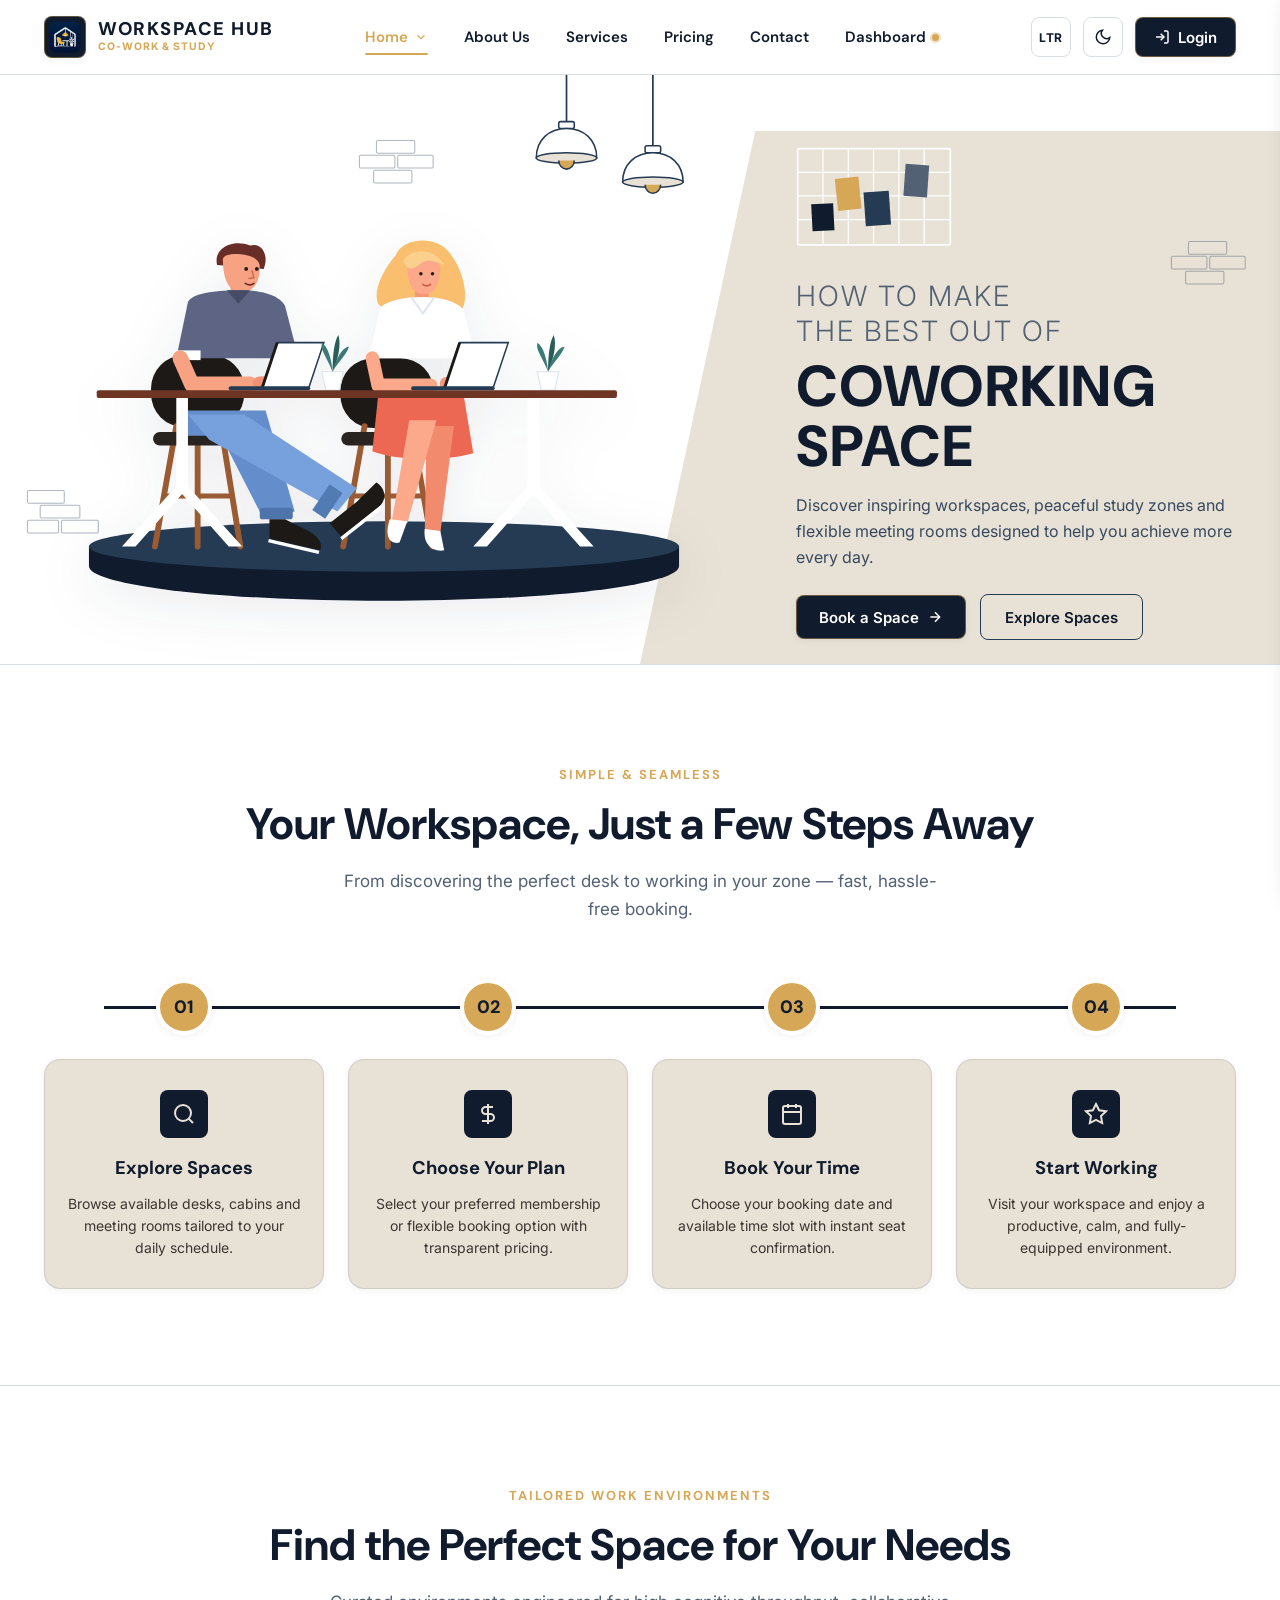
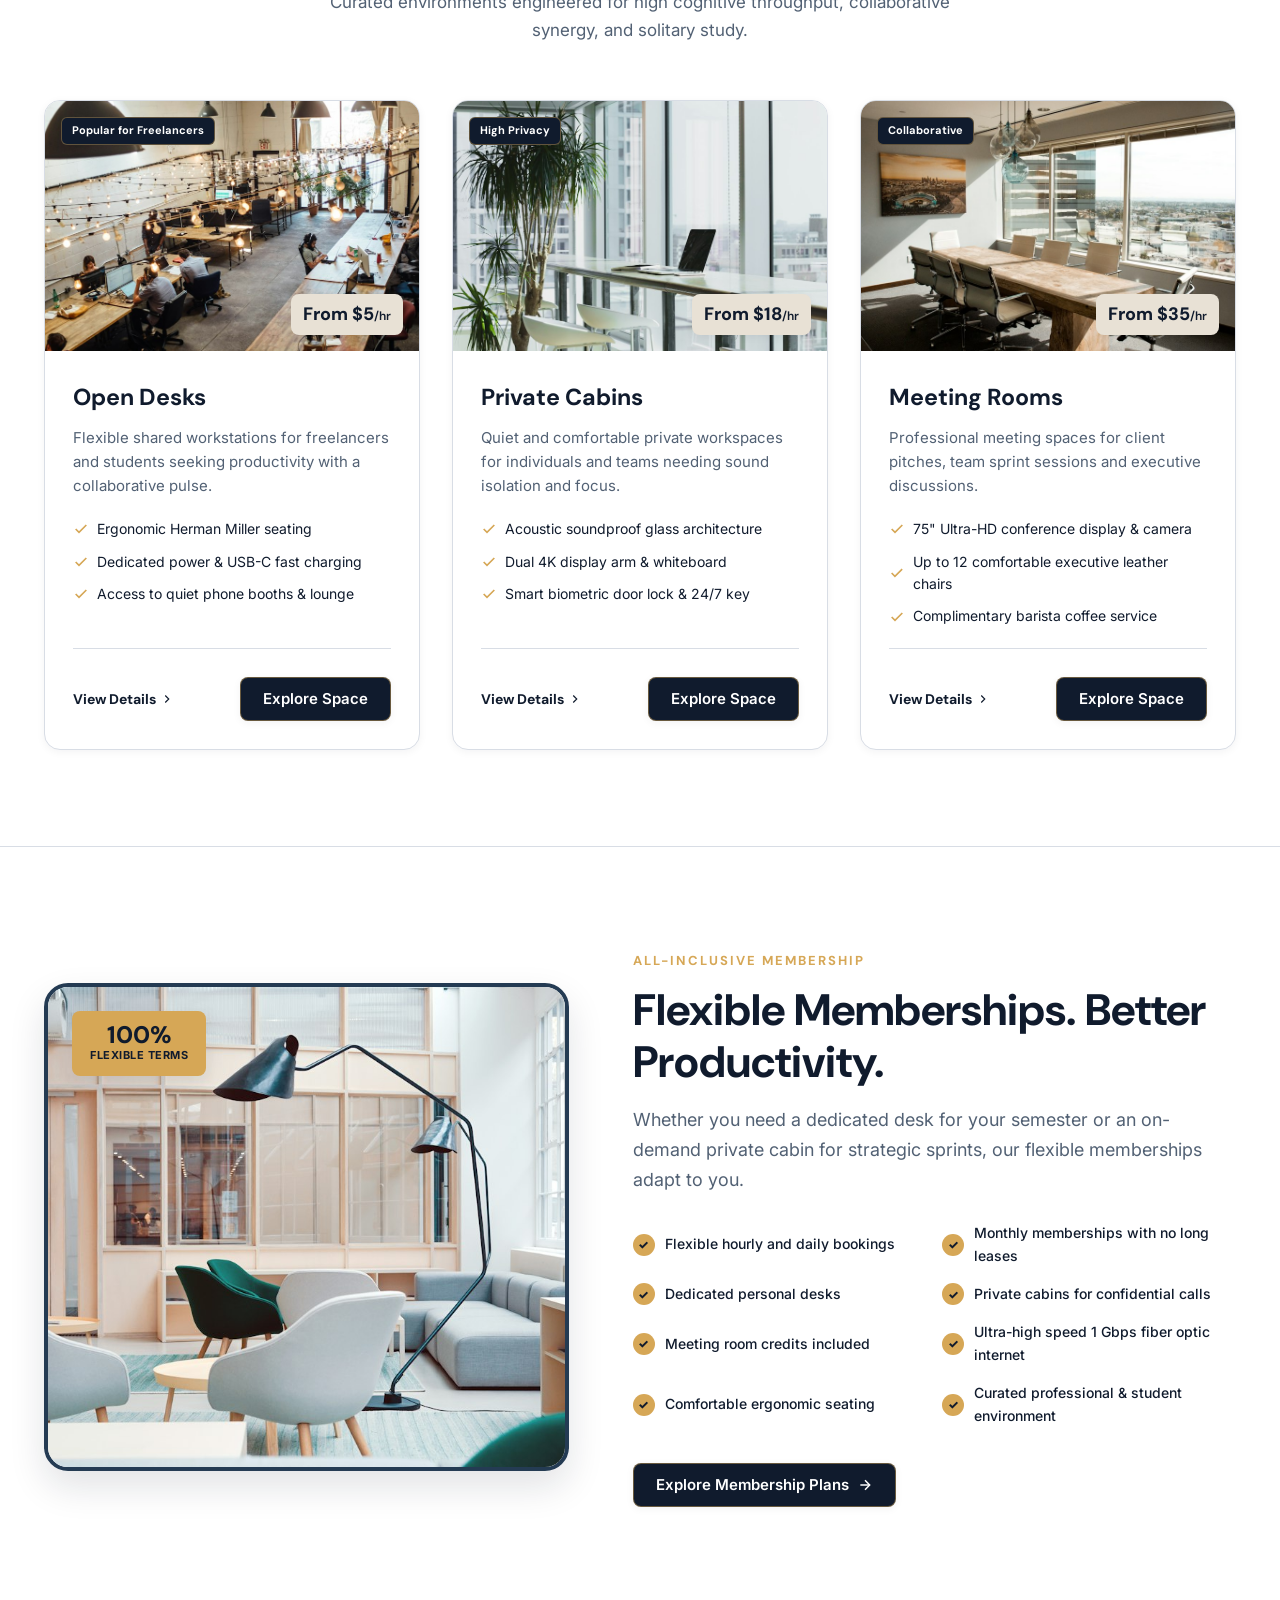
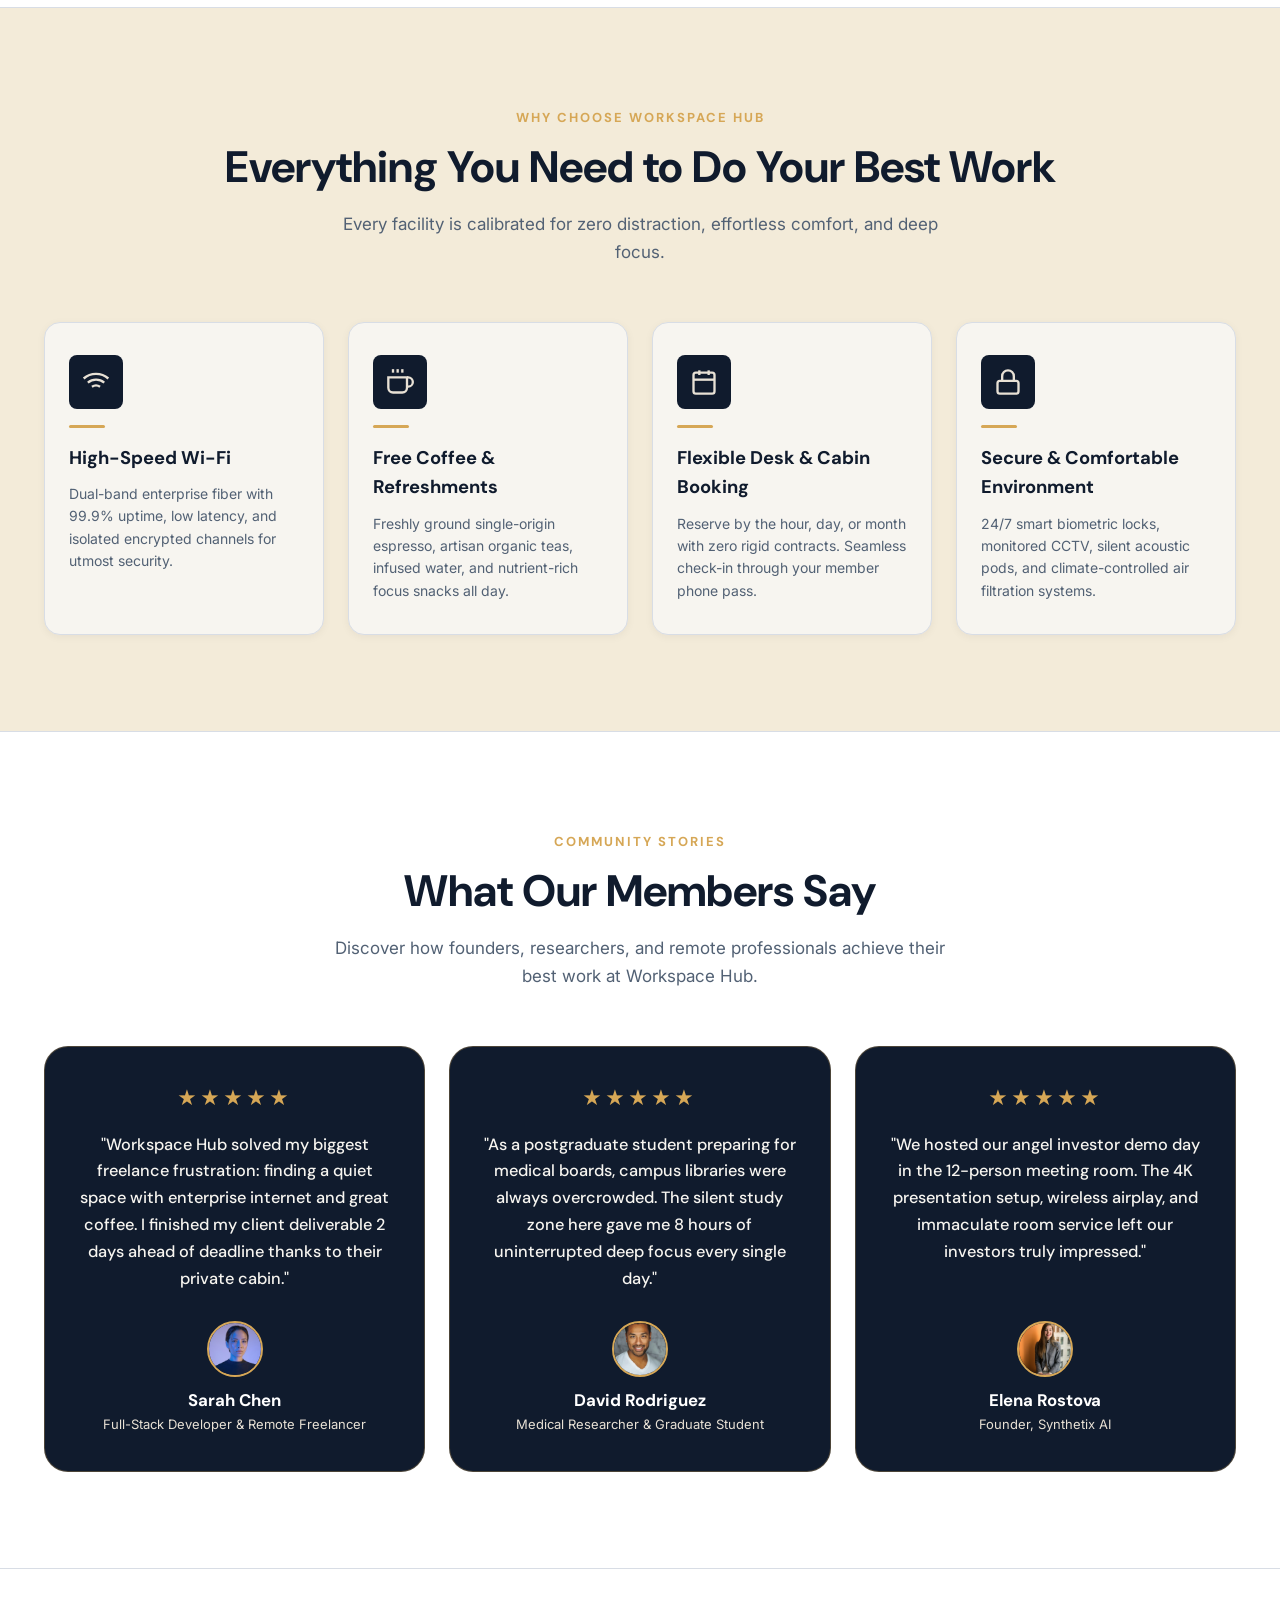
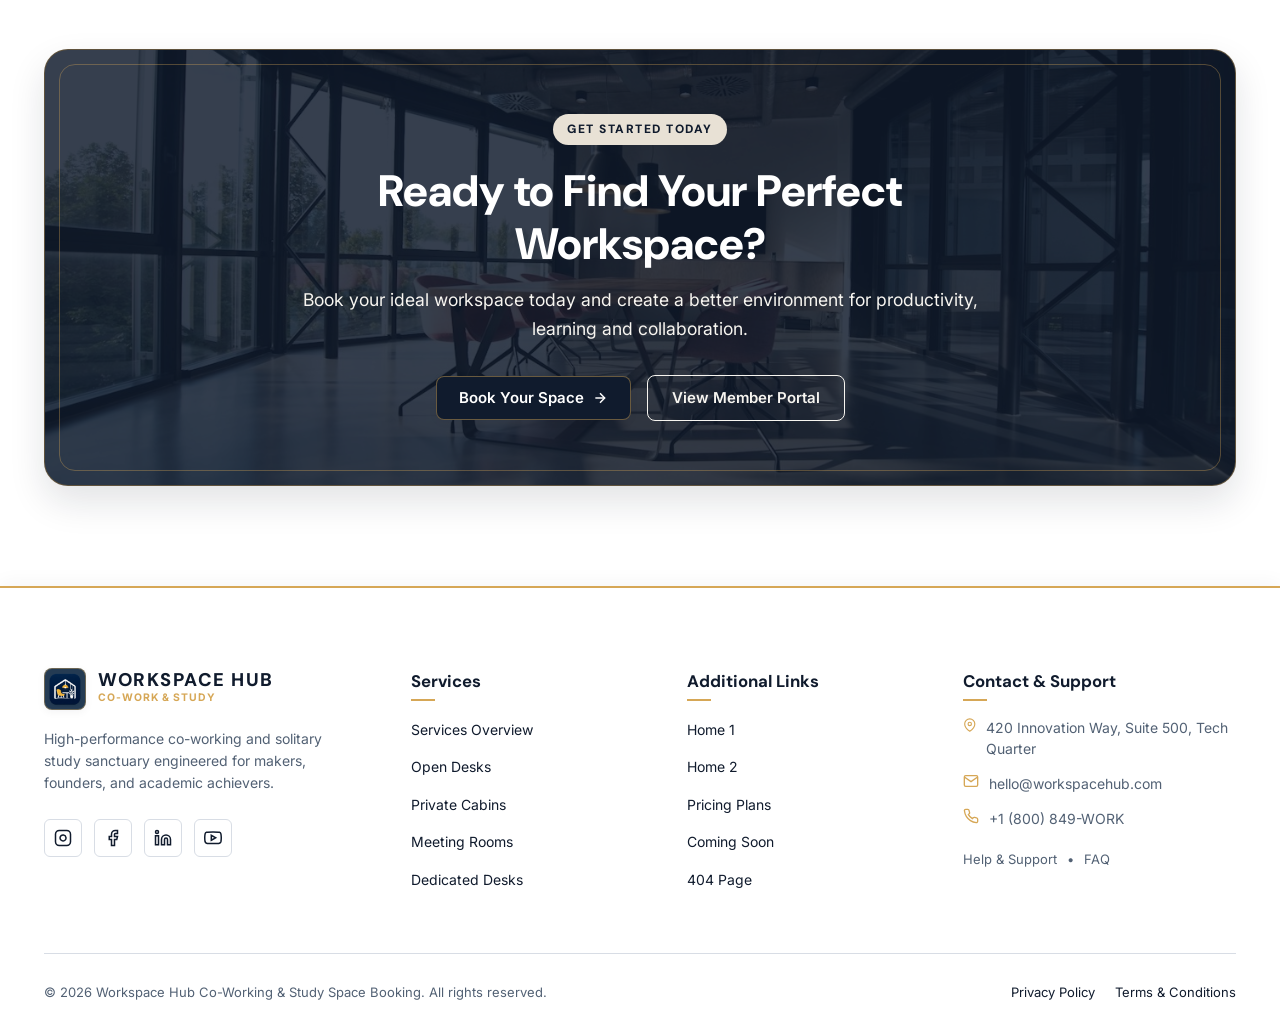
<file: index.html>
﻿<!DOCTYPE html>
<html lang="en" dir="ltr" data-theme="light">

<head>
  <meta charset="UTF-8">
  <meta name="viewport" content="width=device-width, initial-scale=1.0">
  <title>Workspace Hub | Premium Co-Working &amp; Study Space Booking</title>
  <meta name="description"
    content="Discover inspiring workspaces, peaceful study zones and flexible meeting rooms designed to help you achieve more every day.">
  <link rel="icon" type="image/png" href="assets/logo.png">
  <link rel="preconnect" href="https://fonts.googleapis.com">
  <link rel="preconnect" href="https://fonts.gstatic.com" crossorigin>
  <link
    href="https://fonts.googleapis.com/css2?family=DM+Sans:ital,opsz,wght@0,9..40,400;0,9..40,500;0,9..40,600;0,9..40,700;1,9..40,400&family=Inter:wght@300;400;500;600;700&display=swap"
    rel="stylesheet">
  <link rel="stylesheet" href="index.css">
  <link rel="stylesheet" href="responsive.css">
</head>

<body class="home1-page">

  <header class="site-header" id="siteHeader">
    <div class="header-container">

      <a href="index.html" class="brand-identity">
        <div class="brand-logo-mark">
          <img src="assets/logo.png" alt="Workspace Hub Logo" class="brand-logo-img">
        </div>
        <div class="brand-name-wrap">
          <span class="brand-title">WORKSPACE HUB</span>
          <span class="brand-subtitle">CO-WORK &amp; STUDY</span>
        </div>
      </a>

      <nav class="nav-desktop" aria-label="Main Navigation">
        <ul class="nav-list">

          <li class="nav-item has-dropdown">
            <button class="nav-link dropdown-toggle active" aria-expanded="false">
              <span>Home</span>
              <svg class="chevron-icon" width="14" height="14" viewBox="0 0 24 24" fill="none" stroke="currentColor"
                stroke-width="2">
                <path d="M6 9l6 6 6-6" />
              </svg>
            </button>
            <div class="dropdown-menu">
              <a href="index.html" class="dropdown-item current-page">
                <span class="dropdown-badge">Current</span>
                <div>
                  <strong>Home 1</strong>
                  <p>Premium Poster Redesign</p>
                </div>
              </a>
              <a href="home2.html" class="dropdown-item">
                <div>
                  <strong>Home 2</strong>
                  <p>Editorial Grid Experience</p>
                </div>
              </a>
            </div>
          </li>

          <li class="nav-item">
            <a href="about.html" class="nav-link">About Us</a>
          </li>

          <li class="nav-item">
            <a href="Services.html" class="nav-link">Services</a>
          </li>

          <li class="nav-item">
            <a href="Pricing.html" class="nav-link">Pricing</a>
          </li>

          <li class="nav-item">
            <a href="contact.html" class="nav-link">Contact</a>
          </li>

          <li class="nav-item">
            <a href="dashboard.html" class="nav-link nav-dashboard-link">
              <span>Dashboard</span>
              <span class="pulse-indicator"></span>
            </a>
          </li>
        </ul>
      </nav>

      <div class="header-controls">
        <button id="rtlToggleBtn" class="control-btn" title="Toggle RTL/LTR" aria-label="Toggle text direction">
          <span class="btn-text-badge">LTR</span>
        </button>

        <button id="themeToggleBtn" class="control-btn" title="Toggle Dark/Light Mode" aria-label="Toggle theme">
          <svg class="theme-icon-sun" width="18" height="18" viewBox="0 0 24 24" fill="none" stroke="currentColor"
            stroke-width="2">
            <circle cx="12" cy="12" r="5" />
            <line x1="12" y1="1" x2="12" y2="3" />
            <line x1="12" y1="21" x2="12" y2="23" />
            <line x1="4.22" y1="4.22" x2="5.64" y2="5.64" />
            <line x1="18.36" y1="18.36" x2="19.78" y2="19.78" />
            <line x1="1" y1="12" x2="3" y2="12" />
            <line x1="21" y1="12" x2="23" y2="12" />
            <line x1="4.22" y1="19.78" x2="5.64" y2="18.36" />
            <line x1="18.36" y1="5.64" x2="19.78" y2="4.22" />
          </svg>
          <svg class="theme-icon-moon" width="18" height="18" viewBox="0 0 24 24" fill="none" stroke="currentColor"
            stroke-width="2">
            <path d="M21 12.79A9 9 0 1 1 11.21 3 7 7 0 0 0 21 12.79z" />
          </svg>
        </button>

        <a href="login.html" id="headerLoginBtn" class="btn-primary">
          <svg width="16" height="16" viewBox="0 0 24 24" fill="none" stroke="currentColor" stroke-width="2.2">
            <path d="M15 3h4a2 2 0 0 1 2 2v14a2 2 0 0 1-2 2h-4" />
            <polyline points="10 17 15 12 10 7" />
            <line x1="15" y1="12" x2="3" y2="12" />
          </svg>
          <span id="loginBtnText">Login</span>
        </a>

        <button id="mobileMenuToggle" class="mobile-toggle-btn" aria-label="Open Navigation Menu">
          <span></span>
          <span></span>
          <span></span>
        </button>
      </div>

    </div>

    <div id="mobileDrawer" class="mobile-drawer" aria-hidden="true">
      <div class="drawer-header">
        <div class="brand-identity">
          <div class="brand-logo-mark">
            <img src="assets/logo.png" alt="Workspace Hub Logo" class="brand-logo-img">
          </div>
          <div class="brand-name-wrap">
            <span class="brand-title">WORKSPACE HUB</span>
            <span class="brand-subtitle">CO-WORK &amp; STUDY</span>
          </div>
        </div>
        <button id="closeDrawerBtn" class="close-drawer-btn" aria-label="Close menu">&times;</button>
      </div>
      <div class="drawer-body">
        <ul class="mobile-nav-list">
          <li><a href="index.html" class="mobile-link active" onclick="closeMobileDrawer()">Home 1 (Current)</a></li>
          <li><a href="home2.html" class="mobile-link" onclick="closeMobileDrawer()">Home 2 (Editorial Grid)</a></li>
          <li><a href="about.html" class="mobile-link" onclick="closeMobileDrawer()">About Us</a></li>
          <li><a href="Services.html" class="mobile-link" onclick="closeMobileDrawer()">Services</a></li>
          <li><a href="Pricing.html" class="mobile-link" onclick="closeMobileDrawer()">Pricing &amp; Plans</a></li>
          <li><a href="contact.html" class="mobile-link" onclick="closeMobileDrawer()">Contact</a></li>
          <li>
            <a href="dashboard.html" class="mobile-link mobile-dashboard-btn" onclick="closeMobileDrawer()">
              Member Dashboard
            </a>
          </li>
        </ul>
        <div class="drawer-footer-actions">
          <button class="btn-primary btn-full-width" onclick="closeMobileDrawer()">
            Login
          </button>
        </div>
      </div>
    </div>
  </header>

  <main id="main-content">

    <section class="section-hero" id="hero">
      <div class="hero-angled-panel" aria-hidden="true"></div>

      <div class="hero-pendant-lamps" aria-hidden="true">
        <svg viewBox="0 0 220 155" fill="none" xmlns="http://www.w3.org/2000/svg">
          <line x1="55" y1="0" x2="55" y2="54" stroke="currentColor" stroke-width="2" />
          <rect x="46" y="54" width="18" height="8" rx="2" fill="#FFFFFF" stroke="currentColor" stroke-width="1.8" />
          <path d="M20 96C20 75 35 62 55 62C75 62 90 75 90 96H20Z" fill="#FFFFFF" stroke="currentColor"
            stroke-width="1.8" />
          <ellipse cx="55" cy="96" rx="35" ry="6" fill="#E8E1D5" stroke="currentColor" stroke-width="1.8" />
          <path d="M46 99C46 104.5 50 109 55 109C60 109 64 104.5 64 99" fill="#D6A756" stroke="currentColor"
            stroke-width="1.8" />

          <line x1="155" y1="0" x2="155" y2="82" stroke="currentColor" stroke-width="2" />
          <rect x="146" y="82" width="18" height="8" rx="2" fill="#FFFFFF" stroke="currentColor" stroke-width="1.8" />
          <path d="M120 124C120 103 135 90 155 90C175 90 190 103 190 124H120Z" fill="#FFFFFF" stroke="currentColor"
            stroke-width="1.8" />
          <ellipse cx="155" cy="124" rx="35" ry="6" fill="#E8E1D5" stroke="currentColor" stroke-width="1.8" />
          <path d="M146 127C146 132.5 150 137 155 137C160 137 164 132.5 164 127" fill="#D6A756" stroke="currentColor"
            stroke-width="1.8" />
        </svg>
      </div>

      <svg class="hero-brick-decor brick-top-left" viewBox="0 0 110 64" fill="none" aria-hidden="true">
        <rect x="26" y="2" width="54" height="18" rx="2" stroke="currentColor" stroke-width="1.5" />
        <rect x="2" y="23" width="50" height="18" rx="2" stroke="currentColor" stroke-width="1.5" />
        <rect x="56" y="23" width="50" height="18" rx="2" stroke="currentColor" stroke-width="1.5" />
        <rect x="22" y="44" width="54" height="18" rx="2" stroke="currentColor" stroke-width="1.5" />
      </svg>

      <svg class="hero-brick-decor brick-bottom-left" viewBox="0 0 110 64" fill="none" aria-hidden="true">
        <rect x="2" y="2" width="52" height="18" rx="2" stroke="currentColor" stroke-width="1.5" />
        <rect x="20" y="23" width="56" height="18" rx="2" stroke="currentColor" stroke-width="1.5" />
        <rect x="2" y="44" width="44" height="18" rx="2" stroke="currentColor" stroke-width="1.5" />
        <rect x="50" y="44" width="52" height="18" rx="2" stroke="currentColor" stroke-width="1.5" />
      </svg>

      <svg class="hero-brick-decor brick-mid-right" viewBox="0 0 110 64" fill="none" aria-hidden="true">
        <rect x="26" y="2" width="54" height="18" rx="2" stroke="currentColor" stroke-width="1.5" />
        <rect x="2" y="23" width="50" height="18" rx="2" stroke="currentColor" stroke-width="1.5" />
        <rect x="56" y="23" width="50" height="18" rx="2" stroke="currentColor" stroke-width="1.5" />
        <rect x="22" y="44" width="54" height="18" rx="2" stroke="currentColor" stroke-width="1.5" />
      </svg>

      <div class="container hero-poster-container">
        <div class="hero-poster-grid">

          <div class="hero-illustration-col">
            <div class="hero-cowork-illustration">
              <svg viewBox="0 0 680 470" fill="none" xmlns="http://www.w3.org/2000/svg" role="img"
                aria-label="Coworking Space Desk Illustration">
                <path d="M36 392 H644 V412 C644 432 508 448 340 448 C172 448 36 432 36 412 Z" fill="#101B2D" />
                <ellipse cx="340" cy="392" rx="304" ry="26" fill="#243B53" />

                <rect x="100" y="195" width="96" height="74" rx="34" fill="#1C1917" />
                <path d="M126 268 L104 392 M172 268 L192 392 M148 268 L148 392" stroke="#9A5B32" stroke-width="6"
                  stroke-linecap="round" />
                <line x1="114" y1="340" x2="182" y2="340" stroke="#9A5B32" stroke-width="5" stroke-linecap="round" />
                <rect x="102" y="274" width="110" height="14" rx="7" fill="#2A2421" />

                <rect x="295" y="198" width="96" height="72" rx="34" fill="#1C1917" />
                <path d="M320 268 L298 392 M368 268 L390 392 M344 268 L344 392" stroke="#9A5B32" stroke-width="6"
                  stroke-linecap="round" />
                <line x1="308" y1="340" x2="378" y2="340" stroke="#9A5B32" stroke-width="5" stroke-linecap="round" />
                <rect x="296" y="274" width="106" height="14" rx="7" fill="#2A2421" />

                <path d="M168 102 C164 84 185 75 202 82 C214 78 222 92 216 106 Z" fill="#682D27" />
                <rect x="182" y="114" width="16" height="22" rx="6" fill="#F09273" />
                <path d="M174 96 C174 88 212 88 212 104 C212 122 204 130 193 130 C182 130 174 120 174 96 Z"
                  fill="#F6A283" />
                <circle cx="198" cy="106" r="2" fill="#241C19" />
                <circle cx="209" cy="106" r="2" fill="#241C19" />
                <path d="M204 108 L206 115 L201 116" stroke="#C86D51" stroke-width="1.6" stroke-linecap="round"
                  stroke-linejoin="round" />
                <path d="M197 121 Q202 124 206 121" stroke="#682D27" stroke-width="1.6" stroke-linecap="round" />

                <path d="M138 140 C142 132 162 128 190 128 C218 128 232 134 238 144 L252 198 H126 L138 140 Z"
                  fill="#5E6484" />
                <path d="M178 128 L190 142 L202 128" fill="#464B66" />
                <rect x="125" y="190" width="26" height="10" fill="#FFFFFF" />
                <rect x="226" y="190" width="25" height="10" fill="#FFFFFF" />

                <path d="M130 198 L142 225 L202 225" stroke="#F6A283" stroke-width="16" stroke-linecap="round"
                  stroke-linejoin="round" />
                <path d="M242 198 L254 222 L212 224" stroke="#F09273" stroke-width="14" stroke-linecap="round"
                  stroke-linejoin="round" />

                <path d="M132 252 H218 L248 356 L216 364 L172 278 H132 Z" fill="#638ECB" />
                <path d="M138 256 H196 L312 332 L292 356 L160 282 Z" fill="#77A1DC" />
                <rect x="284" y="328" width="16" height="32" transform="rotate(34 284 328)" fill="#527BB4" />
                <rect x="212" y="352" width="34" height="12" rx="3" fill="#4E75AB" />

                <path d="M222 364 L222 384 L274 396 C278 390 272 380 258 374 L238 364 Z" fill="#1C1917" />
                <line x1="221" y1="386" x2="273" y2="398" stroke="#FFFFFF" stroke-width="3.5" />
                <path d="M312 346 L332 326 C340 330 344 342 336 350 L296 382 L284 368 Z" fill="#1C1917" />
                <line x1="296" y1="384" x2="338" y2="351" stroke="#FFFFFF" stroke-width="3.5" />

                <path
                  d="M352 92 C360 72 396 72 408 90 C422 108 428 136 420 148 C406 154 342 154 334 142 C328 128 340 106 352 92 Z"
                  fill="#F9BE6E" />
                <rect x="372" y="122" width="14" height="20" rx="5" fill="#F49777" />
                <path d="M364 102 C364 90 398 90 398 106 C398 124 390 132 381 132 C370 132 364 122 364 102 Z"
                  fill="#FCA88A" />
                <path d="M360 98 C368 84 392 84 402 102 C392 98 384 94 376 102 C368 108 362 106 360 98 Z"
                  fill="#FBD08D" />
                <circle cx="378" cy="111" r="1.8" fill="#241C19" />
                <circle cx="390" cy="111" r="1.8" fill="#241C19" />
                <path d="M380 122 Q384 125 388 122" stroke="#C85A44" stroke-width="1.6" stroke-linecap="round" />

                <path d="M336 146 C344 138 362 135 380 135 C398 135 414 139 422 148 L434 198 H324 L336 146 Z"
                  fill="#FFFFFF" />
                <path d="M368 135 L380 152 L392 135" stroke="#DCE4EE" stroke-width="2" fill="none" />

                <path d="M328 198 L334 226 L388 226" stroke="#FCA88A" stroke-width="14" stroke-linecap="round"
                  stroke-linejoin="round" />
                <path d="M426 198 L438 224 L404 224" stroke="#F49777" stroke-width="13" stroke-linecap="round"
                  stroke-linejoin="round" />

                <path d="M334 236 H422 L432 296 C404 304 352 304 328 294 Z" fill="#EC6853" />
                <path d="M384 268 L412 268 L398 378 L382 378 Z" fill="#F28B6D" />
                <path d="M366 262 L394 262 L364 368 L348 366 Z" fill="#FCA88A" />
                <path d="M346 364 L364 366 L356 388 C346 390 340 382 346 364 Z" fill="#FFFFFF" />
                <path d="M382 374 L398 376 L402 396 C390 398 380 390 382 374 Z" fill="#FFFFFF" />

                <path d="M214 230 L262 230 L278 182 L230 182 Z" fill="#FFFFFF" stroke="#243B53" stroke-width="1.6" />
                <line x1="214" y1="230" x2="230" y2="182" stroke="#1C1917" stroke-width="3" />
                <rect x="180" y="227" width="84" height="4" rx="2" fill="#243B53" />

                <path d="M276 212 H298 L294 231 H280 Z" fill="#FFFFFF" stroke="#DCE4EE" stroke-width="1.2" />
                <path d="M287 212 C282 198 274 190 276 182 C282 186 286 198 287 212 Z" fill="#3B7A75" />
                <path d="M287 212 C287 194 289 180 293 174 C296 184 293 198 287 212 Z" fill="#2A5C58" />
                <path d="M287 212 C294 200 302 194 304 186 C296 188 291 198 287 212 Z" fill="#3B7A75" />

                <path d="M402 230 L452 230 L468 182 L418 182 Z" fill="#FFFFFF" stroke="#243B53" stroke-width="1.6" />
                <line x1="402" y1="230" x2="418" y2="182" stroke="#1C1917" stroke-width="3" />
                <rect x="368" y="227" width="86" height="4" rx="2" fill="#243B53" />

                <path d="M498 212 H520 L516 231 H502 Z" fill="#FFFFFF" stroke="#DCE4EE" stroke-width="1.2" />
                <path d="M509 212 C504 198 496 190 498 182 C504 186 508 198 509 212 Z" fill="#3B7A75" />
                <path d="M509 212 C509 194 511 180 515 174 C518 184 515 198 509 212 Z" fill="#2A5C58" />
                <path d="M509 212 C516 200 524 194 526 186 C518 188 513 198 509 212 Z" fill="#3B7A75" />

                <rect x="44" y="231" width="536" height="8" rx="2" fill="#6E3524" />
                <path d="M126 239 V330 L70 392 H84 L132 338 L180 392 H194 L138 330 V239 Z" fill="#FFFFFF" />
                <path d="M488 239 V330 L432 392 H446 L494 338 L542 392 H556 L500 330 V239 Z" fill="#FFFFFF" />
              </svg>
            </div>
          </div>

          <div class="hero-poster-right">

            <div class="hero-noteboard" aria-hidden="true">
              <svg viewBox="0 0 185 118" fill="none" xmlns="http://www.w3.org/2000/svg">
                <rect x="2" y="2" width="181" height="114" rx="2" stroke="#FFFFFF" stroke-width="2" />
                <line x1="32" y1="2" x2="32" y2="116" stroke="#FFFFFF" stroke-width="1.5" />
                <line x1="62" y1="2" x2="62" y2="116" stroke="#FFFFFF" stroke-width="1.5" />
                <line x1="92" y1="2" x2="92" y2="116" stroke="#FFFFFF" stroke-width="1.5" />
                <line x1="122" y1="2" x2="122" y2="116" stroke="#FFFFFF" stroke-width="1.5" />
                <line x1="152" y1="2" x2="152" y2="116" stroke="#FFFFFF" stroke-width="1.5" />
                <line x1="2" y1="30" x2="183" y2="30" stroke="#FFFFFF" stroke-width="1.5" />
                <line x1="2" y1="58" x2="183" y2="58" stroke="#FFFFFF" stroke-width="1.5" />
                <line x1="2" y1="86" x2="183" y2="86" stroke="#FFFFFF" stroke-width="1.5" />
                <rect x="18" y="68" width="26" height="32" transform="rotate(-3 18 68)" fill="#101B2D" />
                <rect x="46" y="38" width="28" height="38" transform="rotate(-6 46 38)" fill="#D6A756" />
                <rect x="80" y="54" width="30" height="40" transform="rotate(-4 80 54)" fill="#243B53" />
                <rect x="130" y="20" width="28" height="38" transform="rotate(4 130 20)" fill="#526174" />
              </svg>
            </div>

            <div class="hero-poster-copy">
              <p class="hero-poster-kicker">
                HOW TO MAKE<br>
                THE BEST OUT OF
              </p>
              <h1 class="hero-poster-title">
                COWORKING<br>
                SPACE
              </h1>
              <p class="hero-poster-desc">
                Discover inspiring workspaces, peaceful study zones and flexible meeting rooms designed to help you
                achieve more every day.
              </p>

              <div class="hero-cta-group">
                <button class="btn-primary" onclick="openBookingModal('all')">
                  <span>Book a Space</span>
                  <svg width="16" height="16" viewBox="0 0 24 24" fill="none" stroke="currentColor" stroke-width="2.2">
                    <line x1="5" y1="12" x2="19" y2="12" />
                    <polyline points="12 5 19 12 12 19" />
                  </svg>
                </button>
                <a href="#spaces" class="btn-secondary">
                  <span>Explore Spaces</span>
                </a>
              </div>
            </div>

          </div>

        </div>

      </div>
    </section>

    <section class="section-timeline" id="how-it-works">
      <div class="container">

        <div class="section-header text-center">
          <div class="section-kicker">SIMPLE &amp; SEAMLESS</div>
          <h2 class="section-title">Your Workspace, Just a Few Steps Away</h2>
          <p class="section-subtitle">
            From discovering the perfect desk to working in your zone — fast, hassle-free booking.
          </p>
        </div>

        <div class="timeline-container">
          <div class="timeline-track-line" aria-hidden="true"></div>

          <div class="timeline-steps-grid">

            <div class="timeline-card-wrapper" data-step="1">
              <div class="timeline-indicator">
                <span class="indicator-number">01</span>
              </div>
              <div class="timeline-card">
                <div class="card-icon-aqua">
                  <svg width="24" height="24" viewBox="0 0 24 24" fill="none" stroke="currentColor" stroke-width="2">
                    <circle cx="11" cy="11" r="8" />
                    <line x1="21" y1="21" x2="16.65" y2="16.65" />
                  </svg>
                </div>
                <h3 class="step-card-title">Explore Spaces</h3>
                <p class="step-card-text">Browse available desks, cabins and meeting rooms tailored to your daily
                  schedule.</p>
              </div>
            </div>

            <div class="timeline-card-wrapper" data-step="2">
              <div class="timeline-indicator">
                <span class="indicator-number">02</span>
              </div>
              <div class="timeline-card">
                <div class="card-icon-aqua">
                  <svg width="24" height="24" viewBox="0 0 24 24" fill="none" stroke="currentColor" stroke-width="2">
                    <path d="M12 2v20M17 5H9.5a3.5 3.5 0 0 0 0 7h5a3.5 3.5 0 0 1 0 7H6" />
                  </svg>
                </div>
                <h3 class="step-card-title">Choose Your Plan</h3>
                <p class="step-card-text">Select your preferred membership or flexible booking option with transparent
                  pricing.</p>
              </div>
            </div>

            <div class="timeline-card-wrapper" data-step="3">
              <div class="timeline-indicator">
                <span class="indicator-number">03</span>
              </div>
              <div class="timeline-card">
                <div class="card-icon-aqua">
                  <svg width="24" height="24" viewBox="0 0 24 24" fill="none" stroke="currentColor" stroke-width="2">
                    <rect x="3" y="4" width="18" height="18" rx="2" ry="2" />
                    <line x1="16" y1="2" x2="16" y2="6" />
                    <line x1="8" y1="2" x2="8" y2="6" />
                    <line x1="3" y1="10" x2="21" y2="10" />
                  </svg>
                </div>
                <h3 class="step-card-title">Book Your Time</h3>
                <p class="step-card-text">Choose your booking date and available time slot with instant seat
                  confirmation.</p>
              </div>
            </div>

            <div class="timeline-card-wrapper" data-step="4">
              <div class="timeline-indicator">
                <span class="indicator-number">04</span>
              </div>
              <div class="timeline-card">
                <div class="card-icon-aqua">
                  <svg width="24" height="24" viewBox="0 0 24 24" fill="none" stroke="currentColor" stroke-width="2">
                    <polygon
                      points="12 2 15.09 8.26 22 9.27 17 14.14 18.18 21.02 12 17.77 5.82 21.02 7 14.14 2 9.27 8.91 8.26 12 2" />
                  </svg>
                </div>
                <h3 class="step-card-title">Start Working</h3>
                <p class="step-card-text">Visit your workspace and enjoy a productive, calm, and fully-equipped
                  environment.</p>
              </div>
            </div>

          </div>
        </div>

      </div>
    </section>

    <section class="section-spaces" id="spaces">
      <div class="container">

        <div class="section-header text-center">
          <div class="section-kicker">TAILORED WORK ENVIRONMENTS</div>
          <h2 class="section-title">Find the Perfect Space for Your Needs</h2>
          <p class="section-subtitle">
            Curated environments engineered for high cognitive throughput, collaborative synergy, and solitary study.
          </p>
        </div>

        <div class="spaces-grid">

          <article class="space-card">
            <div class="space-card-image-wrap">
              <img src="assets/open-desk.jpg" alt="Flexible Open Desks" class="space-card-img"
                onerror="this.onerror=null;this.src='asstes/open-desk.jpg';">
              <span class="space-badge">Popular for Freelancers</span>
              <div class="space-price-tag">From $5<small>/hr</small></div>
            </div>
            <div class="space-card-content">
              <h3 class="space-category-title">Open Desks</h3>
              <p class="space-description">
                Flexible shared workstations for freelancers and students seeking productivity with a collaborative
                pulse.
              </p>
              <ul class="space-features-list">
                <li>
                  <svg class="check-icon" width="16" height="16" viewBox="0 0 24 24" fill="none" stroke="#D6A756"
                    stroke-width="2.5">
                    <polyline points="20 6 9 17 4 12" />
                  </svg>
                  Ergonomic Herman Miller seating
                </li>
                <li>
                  <svg class="check-icon" width="16" height="16" viewBox="0 0 24 24" fill="none" stroke="#D6A756"
                    stroke-width="2.5">
                    <polyline points="20 6 9 17 4 12" />
                  </svg>
                  Dedicated power &amp; USB-C fast charging
                </li>
                <li>
                  <svg class="check-icon" width="16" height="16" viewBox="0 0 24 24" fill="none" stroke="#D6A756"
                    stroke-width="2.5">
                    <polyline points="20 6 9 17 4 12" />
                  </svg>
                  Access to quiet phone booths &amp; lounge
                </li>
              </ul>
              <div class="space-card-actions">
                <button class="link-view-details" onclick="openSpaceDetails('open-desk')">
                  <span>View Details</span>
                  <svg width="14" height="14" viewBox="0 0 24 24" fill="none" stroke="currentColor" stroke-width="2">
                    <polyline points="9 18 15 12 9 6" />
                  </svg>
                </button>
                <button class="btn-primary" onclick="openBookingModal('open-desk')">
                  Explore Space
                </button>
              </div>
            </div>
          </article>

          <article class="space-card">
            <div class="space-card-image-wrap">
              <img src="assets/private-cabin.jpg" alt="Acoustic Private Office Cabin" class="space-card-img"
                onerror="this.onerror=null;this.src='asstes/private-cabin.jpg';">
              <span class="space-badge">High Privacy</span>
              <div class="space-price-tag">From $18<small>/hr</small></div>
            </div>
            <div class="space-card-content">
              <h3 class="space-category-title">Private Cabins</h3>
              <p class="space-description">
                Quiet and comfortable private workspaces for individuals and teams needing sound isolation and focus.
              </p>
              <ul class="space-features-list">
                <li>
                  <svg class="check-icon" width="16" height="16" viewBox="0 0 24 24" fill="none" stroke="#D6A756"
                    stroke-width="2.5">
                    <polyline points="20 6 9 17 4 12" />
                  </svg>
                  Acoustic soundproof glass architecture
                </li>
                <li>
                  <svg class="check-icon" width="16" height="16" viewBox="0 0 24 24" fill="none" stroke="#D6A756"
                    stroke-width="2.5">
                    <polyline points="20 6 9 17 4 12" />
                  </svg>
                  Dual 4K display arm &amp; whiteboard
                </li>
                <li>
                  <svg class="check-icon" width="16" height="16" viewBox="0 0 24 24" fill="none" stroke="#D6A756"
                    stroke-width="2.5">
                    <polyline points="20 6 9 17 4 12" />
                  </svg>
                  Smart biometric door lock &amp; 24/7 key
                </li>
              </ul>
              <div class="space-card-actions">
                <button class="link-view-details" onclick="openSpaceDetails('private-cabin')">
                  <span>View Details</span>
                  <svg width="14" height="14" viewBox="0 0 24 24" fill="none" stroke="currentColor" stroke-width="2">
                    <polyline points="9 18 15 12 9 6" />
                  </svg>
                </button>
                <button class="btn-primary" onclick="openBookingModal('private-cabin')">
                  Explore Space
                </button>
              </div>
            </div>
          </article>

          <article class="space-card">
            <div class="space-card-image-wrap">
              <img src="assets/meeting-room.jpg" alt="High Tech Meeting Conference Room" class="space-card-img"
                onerror="this.onerror=null;this.src='asstes/meeting-room.jpg';">
              <span class="space-badge">Collaborative</span>
              <div class="space-price-tag">From $35<small>/hr</small></div>
            </div>
            <div class="space-card-content">
              <h3 class="space-category-title">Meeting Rooms</h3>
              <p class="space-description">
                Professional meeting spaces for client pitches, team sprint sessions and executive discussions.
              </p>
              <ul class="space-features-list">
                <li>
                  <svg class="check-icon" width="16" height="16" viewBox="0 0 24 24" fill="none" stroke="#D6A756"
                    stroke-width="2.5">
                    <polyline points="20 6 9 17 4 12" />
                  </svg>
                  75" Ultra-HD conference display &amp; camera
                </li>
                <li>
                  <svg class="check-icon" width="16" height="16" viewBox="0 0 24 24" fill="none" stroke="#D6A756"
                    stroke-width="2.5">
                    <polyline points="20 6 9 17 4 12" />
                  </svg>
                  Up to 12 comfortable executive leather chairs
                </li>
                <li>
                  <svg class="check-icon" width="16" height="16" viewBox="0 0 24 24" fill="none" stroke="#D6A756"
                    stroke-width="2.5">
                    <polyline points="20 6 9 17 4 12" />
                  </svg>
                  Complimentary barista coffee service
                </li>
              </ul>
              <div class="space-card-actions">
                <button class="link-view-details" onclick="openSpaceDetails('meeting-room')">
                  <span>View Details</span>
                  <svg width="14" height="14" viewBox="0 0 24 24" fill="none" stroke="currentColor" stroke-width="2">
                    <polyline points="9 18 15 12 9 6" />
                  </svg>
                </button>
                <button class="btn-primary" onclick="openBookingModal('meeting-room')">
                  Explore Space
                </button>
              </div>
            </div>
          </article>

        </div>

      </div>
    </section>

    <section class="section-membership" id="membership">
      <div class="container">

        <div class="membership-split-grid">

          <div class="membership-visual-col">
            <div class="membership-image-container">
              <img src="assets/membership-split.jpg" alt="Members collaborating in premium lounge"
                class="membership-img" onerror="this.onerror=null;this.src='asstes/membership-split.jpg';">
              <div class="membership-terracotta-badge">
                <span class="badge-num">100%</span>
                <span class="badge-lbl">Flexible Terms</span>
              </div>
            </div>
          </div>

          <div class="membership-content-col">
            <div class="section-kicker">ALL-INCLUSIVE MEMBERSHIP</div>
            <h2 class="section-title">Flexible Memberships. Better Productivity.</h2>
            <p class="membership-lead">
              Whether you need a dedicated desk for your semester or an on-demand private cabin for strategic sprints,
              our flexible memberships adapt to you.
            </p>

            <div class="membership-benefits-grid">
              <div class="benefit-item">
                <div class="benefit-check">✓</div>
                <span>Flexible hourly and daily bookings</span>
              </div>
              <div class="benefit-item">
                <div class="benefit-check">✓</div>
                <span>Monthly memberships with no long leases</span>
              </div>
              <div class="benefit-item">
                <div class="benefit-check">✓</div>
                <span>Dedicated personal desks</span>
              </div>
              <div class="benefit-item">
                <div class="benefit-check">✓</div>
                <span>Private cabins for confidential calls</span>
              </div>
              <div class="benefit-item">
                <div class="benefit-check">✓</div>
                <span>Meeting room credits included</span>
              </div>
              <div class="benefit-item">
                <div class="benefit-check">✓</div>
                <span>Ultra-high speed 1 Gbps fiber optic internet</span>
              </div>
              <div class="benefit-item">
                <div class="benefit-check">✓</div>
                <span>Comfortable ergonomic seating</span>
              </div>
              <div class="benefit-item">
                <div class="benefit-check">✓</div>
                <span>Curated professional &amp; student environment</span>
              </div>
            </div>

            <div class="membership-cta-wrapper">
              <button class="btn-primary" onclick="openPlansModal()">
                <span>Explore Membership Plans</span>
                <svg width="16" height="16" viewBox="0 0 24 24" fill="none" stroke="currentColor" stroke-width="2.2">
                  <line x1="5" y1="12" x2="19" y2="12" />
                  <polyline points="12 5 19 12 12 19" />
                </svg>
              </button>
            </div>
          </div>

        </div>

      </div>
    </section>

    <section class="section-why-us" id="why-us">
      <div class="container">

        <div class="section-header text-center">
          <div class="section-kicker">WHY CHOOSE WORKSPACE HUB</div>
          <h2 class="section-title">Everything You Need to Do Your Best Work</h2>
          <p class="section-subtitle">
            Every facility is calibrated for zero distraction, effortless comfort, and deep focus.
          </p>
        </div>

        <div class="why-us-grid">

          <div class="why-card">
            <div class="why-icon-box">
              <svg width="28" height="28" viewBox="0 0 24 24" fill="none" stroke="currentColor" stroke-width="2">
                <path d="M5 12.55a11 11 0 0 1 14.08 0" />
                <path d="M1.42 9a16 16 0 0 1 21.16 0" />
                <path d="M8.53 16.11a6 6 0 0 1 6.95 0" />
                <line x1="12" y1="20" x2="12.01" y2="20" />
              </svg>
            </div>
            <div class="terracotta-accent-line"></div>
            <h3 class="why-card-title">High-Speed Wi-Fi</h3>
            <p class="why-card-text">
              Dual-band enterprise fiber with 99.9% uptime, low latency, and isolated encrypted channels for utmost
              security.
            </p>
          </div>

          <div class="why-card">
            <div class="why-icon-box">
              <svg width="28" height="28" viewBox="0 0 24 24" fill="none" stroke="currentColor" stroke-width="2">
                <path d="M18 8h1a4 4 0 0 1 0 8h-1" />
                <path d="M2 8h16v9a4 4 0 0 1-4 4H6a4 4 0 0 1-4-4V8z" />
                <line x1="6" y1="1" x2="6" y2="4" />
                <line x1="10" y1="1" x2="10" y2="4" />
                <line x1="14" y1="1" x2="14" y2="4" />
              </svg>
            </div>
            <div class="terracotta-accent-line"></div>
            <h3 class="why-card-title">Free Coffee &amp; Refreshments</h3>
            <p class="why-card-text">
              Freshly ground single-origin espresso, artisan organic teas, infused water, and nutrient-rich focus snacks
              all day.
            </p>
          </div>

          <div class="why-card">
            <div class="why-icon-box">
              <svg width="28" height="28" viewBox="0 0 24 24" fill="none" stroke="currentColor" stroke-width="2">
                <rect x="3" y="4" width="18" height="18" rx="2" ry="2" />
                <line x1="16" y1="2" x2="16" y2="6" />
                <line x1="8" y1="2" x2="8" y2="6" />
                <line x1="3" y1="10" x2="21" y2="10" />
              </svg>
            </div>
            <div class="terracotta-accent-line"></div>
            <h3 class="why-card-title">Flexible Desk &amp; Cabin Booking</h3>
            <p class="why-card-text">
              Reserve by the hour, day, or month with zero rigid contracts. Seamless check-in through your member phone
              pass.
            </p>
          </div>

          <div class="why-card">
            <div class="why-icon-box">
              <svg width="28" height="28" viewBox="0 0 24 24" fill="none" stroke="currentColor" stroke-width="2">
                <rect x="3" y="11" width="18" height="11" rx="2" ry="2" />
                <path d="M7 11V7a5 5 0 0 1 10 0v4" />
              </svg>
            </div>
            <div class="terracotta-accent-line"></div>
            <h3 class="why-card-title">Secure &amp; Comfortable Environment</h3>
            <p class="why-card-text">
              24/7 smart biometric locks, monitored CCTV, silent acoustic pods, and climate-controlled air filtration
              systems.
            </p>
          </div>

        </div>

      </div>
    </section>

    <section class="section-testimonials" id="testimonials">
      <div class="container">

        <div class="section-header text-center">
          <div class="section-kicker">COMMUNITY STORIES</div>
          <h2 class="section-title">What Our Members Say</h2>
          <p class="section-subtitle">
            Discover how founders, researchers, and remote professionals achieve their best work at Workspace Hub.
          </p>
        </div>

        <div class="testimonials-track-wrapper">
          <div class="testimonials-track" id="testimonialTrack">

            <div class="testimonial-slide active">
              <div class="testimonial-card">
                <div class="testimonial-rating">★★★★★</div>
                <p class="testimonial-quote">
                  "Workspace Hub solved my biggest freelance frustration: finding a quiet space with enterprise internet
                  and great coffee. I finished my client deliverable 2 days ahead of deadline thanks to their private
                  cabin."
                </p>
                <div class="testimonial-author">
                  <img src="assets/user-1.jpg" alt="Sarah Chen" class="author-avatar"
                    onerror="this.onerror=null;this.src='asstes/user-1.jpg';">
                  <div class="author-meta">
                    <strong class="author-name">Sarah Chen</strong>
                    <span class="author-role">Full-Stack Developer &amp; Remote Freelancer</span>
                  </div>
                </div>
              </div>
            </div>

            <div class="testimonial-slide">
              <div class="testimonial-card">
                <div class="testimonial-rating">★★★★★</div>
                <p class="testimonial-quote">
                  "As a postgraduate student preparing for medical boards, campus libraries were always overcrowded. The
                  silent study zone here gave me 8 hours of uninterrupted deep focus every single day."
                </p>
                <div class="testimonial-author">
                  <img src="assets/user-2.jpg" alt="David Rodriguez" class="author-avatar"
                    onerror="this.onerror=null;this.src='asstes/user-2.jpg';">
                  <div class="author-meta">
                    <strong class="author-name">David Rodriguez</strong>
                    <span class="author-role">Medical Researcher &amp; Graduate Student</span>
                  </div>
                </div>
              </div>
            </div>

            <div class="testimonial-slide">
              <div class="testimonial-card">
                <div class="testimonial-rating">★★★★★</div>
                <p class="testimonial-quote">
                  "We hosted our angel investor demo day in the 12-person meeting room. The 4K presentation setup,
                  wireless airplay, and immaculate room service left our investors truly impressed."
                </p>
                <div class="testimonial-author">
                  <img src="assets/user-3.jpg" alt="Elena Rostova" class="author-avatar"
                    onerror="this.onerror=null;this.src='asstes/user-3.jpg';">
                  <div class="author-meta">
                    <strong class="author-name">Elena Rostova</strong>
                    <span class="author-role">Founder, Synthetix AI</span>
                  </div>
                </div>
              </div>
            </div>

          </div>
        </div>

      </div>
    </section>

    <section class="section-cta-banner">
      <div class="container">

        <div class="premium-cta-card">
          <div class="cta-bg-image-overlay"></div>
          <div class="cta-terracotta-frame-line"></div>

          <div class="cta-content-inner">
            <span class="cta-aqua-pill">GET STARTED TODAY</span>
            <h2 class="cta-heading">Ready to Find Your Perfect Workspace?</h2>
            <p class="cta-supporting-text">
              Book your ideal workspace today and create a better environment for productivity, learning and
              collaboration.
            </p>
            <div class="cta-button-row">
              <button class="btn-primary" onclick="openBookingModal('all')">
                <span>Book Your Space</span>
                <svg width="16" height="16" viewBox="0 0 24 24" fill="none" stroke="currentColor" stroke-width="2.2">
                  <line x1="5" y1="12" x2="19" y2="12" />
                  <polyline points="12 5 19 12 12 19" />
                </svg>
              </button>
              <button class="btn-secondary cta-outline-btn" onclick="openDashboardModal()">
                <span>View Member Portal</span>
              </button>
            </div>
          </div>
        </div>

      </div>
    </section>

  </main>

  <footer class="site-footer" id="footer-contact">
    <div class="container">

      <div class="footer-columns-grid">

        <div class="footer-col col-brand">
          <div class="brand-identity footer-brand">
            <div class="brand-logo-mark">
              <img src="assets/logo.png" alt="Workspace Hub Logo" class="brand-logo-img">
            </div>
            <div class="brand-name-wrap">
              <span class="brand-title light-text">WORKSPACE HUB</span>
              <span class="brand-subtitle light-text">CO-WORK &amp; STUDY</span>
            </div>
          </div>
          <p class="footer-brand-desc">
            High-performance co-working and solitary study sanctuary engineered for makers, founders, and academic
            achievers.
          </p>
          <div class="social-links-row">
            <a href="https://instagram.com" target="_blank" rel="noopener noreferrer" class="social-icon"
              aria-label="Instagram">
              <svg width="18" height="18" viewBox="0 0 24 24" fill="none" stroke="currentColor" stroke-width="2">
                <rect x="2" y="2" width="20" height="20" rx="5" ry="5" />
                <path d="M16 11.37A4 4 0 1 1 12.63 8 4 4 0 0 1 16 11.37z" />
                <line x1="17.5" y1="6.5" x2="17.51" y2="6.5" />
              </svg>
            </a>
            <a href="https://facebook.com" target="_blank" rel="noopener noreferrer" class="social-icon"
              aria-label="Facebook">
              <svg width="18" height="18" viewBox="0 0 24 24" fill="none" stroke="currentColor" stroke-width="2">
                <path d="M18 2h-3a5 5 0 0 0-5 5v3H7v4h3v8h4v-8h3l1-4h-4V7a1 1 0 0 1 1-1h3z" />
              </svg>
            </a>
            <a href="https://linkedin.com" target="_blank" rel="noopener noreferrer" class="social-icon"
              aria-label="LinkedIn">
              <svg width="18" height="18" viewBox="0 0 24 24" fill="none" stroke="currentColor" stroke-width="2">
                <path d="M16 8a6 6 0 0 1 6 6v7h-4v-7a2 2 0 0 0-2-2 2 2 0 0 0-2 2v7h-4v-7a6 6 0 0 1 6-6z" />
                <rect x="2" y="9" width="4" height="12" />
                <circle cx="4" cy="4" r="2" />
              </svg>
            </a>
            <a href="https://youtube.com" target="_blank" rel="noopener noreferrer" class="social-icon"
              aria-label="YouTube">
              <svg width="18" height="18" viewBox="0 0 24 24" fill="none" stroke="currentColor" stroke-width="2">
                <path
                  d="M22.54 6.42a2.78 2.78 0 0 0-1.94-2C18.88 4 12 4 12 4s-6.88 0-8.6.46a2.78 2.78 0 0 0-1.94 2A29 29 0 0 0 1 11.75a29 29 0 0 0 .46 5.33A2.78 2.78 0 0 0 3.4 19c1.72.46 8.6.46 8.6.46s6.88 0 8.6-.46a2.78 2.78 0 0 0 1.94-2 29 29 0 0 0 .46-5.25 29 29 0 0 0-.46-5.33z" />
                <polygon points="9.75 15.02 15.5 11.75 9.75 8.48 9.75 15.02" />
              </svg>
            </a>
          </div>
        </div>

        <div class="footer-col">
          <h4 class="footer-col-title">Services</h4>
          <ul class="footer-links-list">
            <li><a href="Services.html">Services Overview</a></li>
            <li><a href="Services Details.html?service=open-desk">Open Desks</a></li>
            <li><a href="Services Details.html?service=private-cabin">Private Cabins</a></li>
            <li><a href="Services Details.html?service=meeting-room">Meeting Rooms</a></li>
            <li><a href="Services Details.html?service=dedicated-desk">Dedicated Desks</a></li>
          </ul>
        </div>

        <div class="footer-col">
          <h4 class="footer-col-title">Additional Links</h4>
          <ul class="footer-links-list">
            <li><a href="index.html">Home 1</a></li>
            <li><a href="home2.html">Home 2</a></li>
            <li><a href="Pricing.html">Pricing Plans</a></li>
            <li><a href="coming-soon.html">Coming Soon</a></li>
            <li><a href="404.html">404 Page</a></li>
          </ul>
        </div>

        <div class="footer-col">
          <h4 class="footer-col-title">Contact &amp; Support</h4>
          <ul class="footer-contact-info">
            <li>
              <svg width="16" height="16" viewBox="0 0 24 24" fill="none" stroke="#D6A756" stroke-width="2">
                <path d="M21 10c0 7-9 13-9 13s-9-6-9-13a9 9 0 0 1 18 0z" />
                <circle cx="12" cy="10" r="3" />
              </svg>
              <span>420 Innovation Way, Suite 500, Tech Quarter</span>
            </li>
            <li>
              <svg width="16" height="16" viewBox="0 0 24 24" fill="none" stroke="#D6A756" stroke-width="2">
                <path d="M4 4h16c1.1 0 2 .9 2 2v12c0 1.1-.9 2-2 2H4c-1.1 0-2-.9-2-2V6c0-1.1.9-2 2-2z" />
                <polyline points="22,6 12,13 2,6" />
              </svg>
              <span>hello@workspacehub.com</span>
            </li>
            <li>
              <svg width="16" height="16" viewBox="0 0 24 24" fill="none" stroke="#D6A756" stroke-width="2">
                <path
                  d="M22 16.92v3a2 2 0 0 1-2.18 2 19.79 19.79 0 0 1-8.63-3.07 19.5 19.5 0 0 1-6-6 19.79 19.79 0 0 1-3.07-8.67A2 2 0 0 1 4.11 2h3a2 2 0 0 1 2 1.72 12.84 12.84 0 0 0 .7 2.81 2 2 0 0 1-.45 2.11L8.09 9.91a16 16 0 0 0 6 6l1.27-1.27a2 2 0 0 1 2.11-.45 12.84 12.84 0 0 0 2.81.7A2 2 0 0 1 22 16.92z" />
              </svg>
              <span>+1 (800) 849-WORK</span>
            </li>
          </ul>
          <div class="footer-help-links">
            <a href="#hero"
              onclick="openGenericModal('Help & Support', 'Our concierge support team is available on site Mon-Sat 08:00 - 20:00 and 24/7 via member chat.')">Help
              &amp; Support</a>
            <span class="sep">•</span>
            <a href="#hero"
              onclick="openGenericModal('Frequently Asked Questions', 'Q: Are day passes available?<br>A: Yes, daily access starts from $25.<br><br>Q: Is high-speed internet included?<br>A: Yes, 1 Gbps fiber on all tiers.')">FAQ</a>
          </div>
        </div>

      </div>

      <div class="footer-bottom-bar">
        <p class="copyright-text">
          &copy; 2026 Workspace Hub Co-Working &amp; Study Space Booking. All rights reserved.
        </p>
        <div class="footer-legal-links">
          <a href="#hero"
            onclick="openGenericModal('Privacy Policy', 'Your personal and biometric verification data is strictly encrypted and never shared.')">Privacy
            Policy</a>
          <a href="#hero"
            onclick="openGenericModal('Terms & Conditions', 'Bookings can be rescheduled up to 2 hours before scheduled slot.')">Terms
            &amp; Conditions</a>
        </div>
      </div>

    </div>
  </footer>

  <div class="modal-backdrop" id="dashboardModal" aria-hidden="true">
    <div class="modal-dialog dashboard-dialog" role="dialog" aria-modal="true" aria-labelledby="dashTitle">
      <div class="dashboard-header-bar">
        <div>
          <span class="user-greeting-pill">AUTHENTICATED MEMBER</span>
          <h2 id="dashTitle" class="dashboard-main-heading">Welcome Back, Alex Morgan</h2>
        </div>
        <button class="modal-close-btn" onclick="closeDashboardModal()" aria-label="Close dashboard">&times;</button>
      </div>

      <div class="dashboard-body-grid">

        <div class="dash-card live-status-card">
          <h4 class="dash-card-title">Live Workspace Availability</h4>
          <div class="dash-capacity-grid">
            <div class="capacity-box">
              <span class="capacity-val text-aqua">12</span>
              <span class="capacity-label">Open Desks Left</span>
            </div>
            <div class="capacity-box">
              <span class="capacity-val text-terracotta">2</span>
              <span class="capacity-label">Private Cabins Left</span>
            </div>
            <div class="capacity-box">
              <span class="capacity-val">3</span>
              <span class="capacity-label">Meeting Rooms Free</span>
            </div>
          </div>
        </div>

        <div class="dash-card membership-status-card">
          <div class="flex-between">
            <h4 class="dash-card-title">Current Membership</h4>
            <span class="status-badge-active">Active</span>
          </div>
          <div class="membership-info-box">
            <div class="plan-name-tag">PRO DEDICATED DESK</div>
            <p class="plan-renew">Renews on: <strong>Nov 28, 2026</strong> • $180/mo</p>
            <div class="credits-bar-wrap">
              <div class="credits-label">
                <span>Meeting Room Credits</span>
                <span>8 / 10 Hours Used</span>
              </div>
              <div class="credits-progress">
                <div class="progress-fill" style="width: 80%;"></div>
              </div>
            </div>
          </div>
        </div>

        <div class="dash-card full-col-card">
          <div class="reservations-header">
            <h4 class="dash-card-title">Your Reservations</h4>
            <button class="btn-primary btn-sm" onclick="closeDashboardModal(); openBookingModal('all');">
              + New Reservation
            </button>
          </div>

          <div class="table-responsive">
            <table class="dash-table">
              <thead>
                <tr>
                  <th>Space Type</th>
                  <th>Date &amp; Time</th>
                  <th>Seat / Room #</th>
                  <th>Status</th>
                  <th>Action</th>
                </tr>
              </thead>
              <tbody id="bookingsTableBody">
              </tbody>
            </table>
          </div>
        </div>

        <div class="dash-card full-col-card">
          <h4 class="dash-card-title">Invoices &amp; Receipts</h4>
          <div class="invoices-list">
            <div class="invoice-item">
              <div>
                <strong>Invoice #NX-2026-1049</strong>
                <p>Monthly Dedicated Desk — Oct 28, 2026</p>
              </div>
              <div class="invoice-actions">
                <span class="invoice-price">$180.00</span>
                <button class="btn-secondary btn-sm" onclick="downloadInvoiceMock('NX-2026-1049')">
                  Download PDF
                </button>
              </div>
            </div>
            <div class="invoice-item">
              <div>
                <strong>Invoice #NX-2026-0922</strong>
                <p>Executive Meeting Room (3 hrs) — Oct 14, 2026</p>
              </div>
              <div class="invoice-actions">
                <span class="invoice-price">$105.00</span>
                <button class="btn-secondary btn-sm" onclick="downloadInvoiceMock('NX-2026-0922')">
                  Download PDF
                </button>
              </div>
            </div>
          </div>
        </div>

      </div>
    </div>
  </div>

  <div class="modal-backdrop" id="bookingModal" aria-hidden="true">
    <div class="modal-dialog booking-dialog" role="dialog" aria-modal="true" aria-labelledby="bookingTitle">
      <button class="modal-close-btn" onclick="closeBookingModal()" aria-label="Close booking">&times;</button>

      <div class="booking-dialog-header">
        <span class="booking-step-badge">INSTANT RESERVATION</span>
        <h3 id="bookingTitle" class="modal-title">Book Your Workspace</h3>
        <p class="modal-sub">Select your space, schedule your time, and lock in your seat immediately.</p>
      </div>

      <form id="spaceBookingForm" onsubmit="handleConfirmBooking(event)">
        <div class="booking-section">
          <label class="form-label">1. Choose Space Category</label>
          <div class="space-type-selector">
            <label class="space-radio-card">
              <input type="radio" name="spaceCategory" value="open-desk" checked onchange="updateBookingPricing()">
              <div class="radio-card-content">
                <strong>Open Desk</strong>
                <span>$5 / hour</span>
              </div>
            </label>
            <label class="space-radio-card">
              <input type="radio" name="spaceCategory" value="private-cabin" onchange="updateBookingPricing()">
              <div class="radio-card-content">
                <strong>Private Cabin</strong>
                <span>$18 / hour</span>
              </div>
            </label>
            <label class="space-radio-card">
              <input type="radio" name="spaceCategory" value="meeting-room" onchange="updateBookingPricing()">
              <div class="radio-card-content">
                <strong>Meeting Room</strong>
                <span>$35 / hour</span>
              </div>
            </label>
          </div>
        </div>

        <div class="booking-section form-row-2">
          <div class="form-group">
            <label for="bookingDate" class="form-label">2. Booking Date</label>
            <input type="date" id="bookingDate" class="form-input" required>
          </div>
          <div class="form-group">
            <label for="bookingTime" class="form-label">3. Start Time Slot</label>
            <select id="bookingTime" class="form-input" required>
              <option value="09:00 AM">09:00 AM - Morning Slot</option>
              <option value="11:00 AM">11:00 AM - Midday Slot</option>
              <option value="02:00 PM">02:00 PM - Afternoon Slot</option>
              <option value="04:00 PM">04:00 PM - Evening Slot</option>
              <option value="06:00 PM">06:00 PM - Night Owl Slot</option>
            </select>
          </div>
        </div>

        <div class="booking-section">
          <label for="bookingDuration" class="form-label">4. Duration</label>
          <select id="bookingDuration" class="form-input" onchange="updateBookingPricing()">
            <option value="1">1 Hour</option>
            <option value="2">2 Hours</option>
            <option value="4" selected>4 Hours (Half Day)</option>
            <option value="8">8 Hours (Full Day Pass)</option>
          </select>
        </div>

        <div class="booking-summary-box">
          <div class="summary-line">
            <span>Selected Space:</span>
            <strong id="summarySpaceName">Open Desk</strong>
          </div>
          <div class="summary-line">
            <span>Calculated Total:</span>
            <span class="summary-total-price" id="summaryPrice">$20.00</span>
          </div>
        </div>

        <button type="submit" class="btn-primary btn-full-width">
          Confirm Reservation
        </button>
      </form>
    </div>
  </div>

  <div class="modal-backdrop" id="genericModal" aria-hidden="true">
    <div class="modal-dialog generic-dialog" role="dialog" aria-modal="true">
      <button class="modal-close-btn" onclick="closeGenericModal()" aria-label="Close">&times;</button>
      <h3 id="genericModalTitle" class="modal-title">Space Details</h3>
      <div id="genericModalBody" class="modal-body-content"></div>
      <div class="modal-footer-cta">
        <button class="btn-primary" onclick="closeGenericModal()">Close</button>
      </div>
    </div>
  </div>

  <div id="toastContainer" class="toast-container" aria-live="polite"></div>

  <script src="index.js"></script>
</body>

</html>
</file>
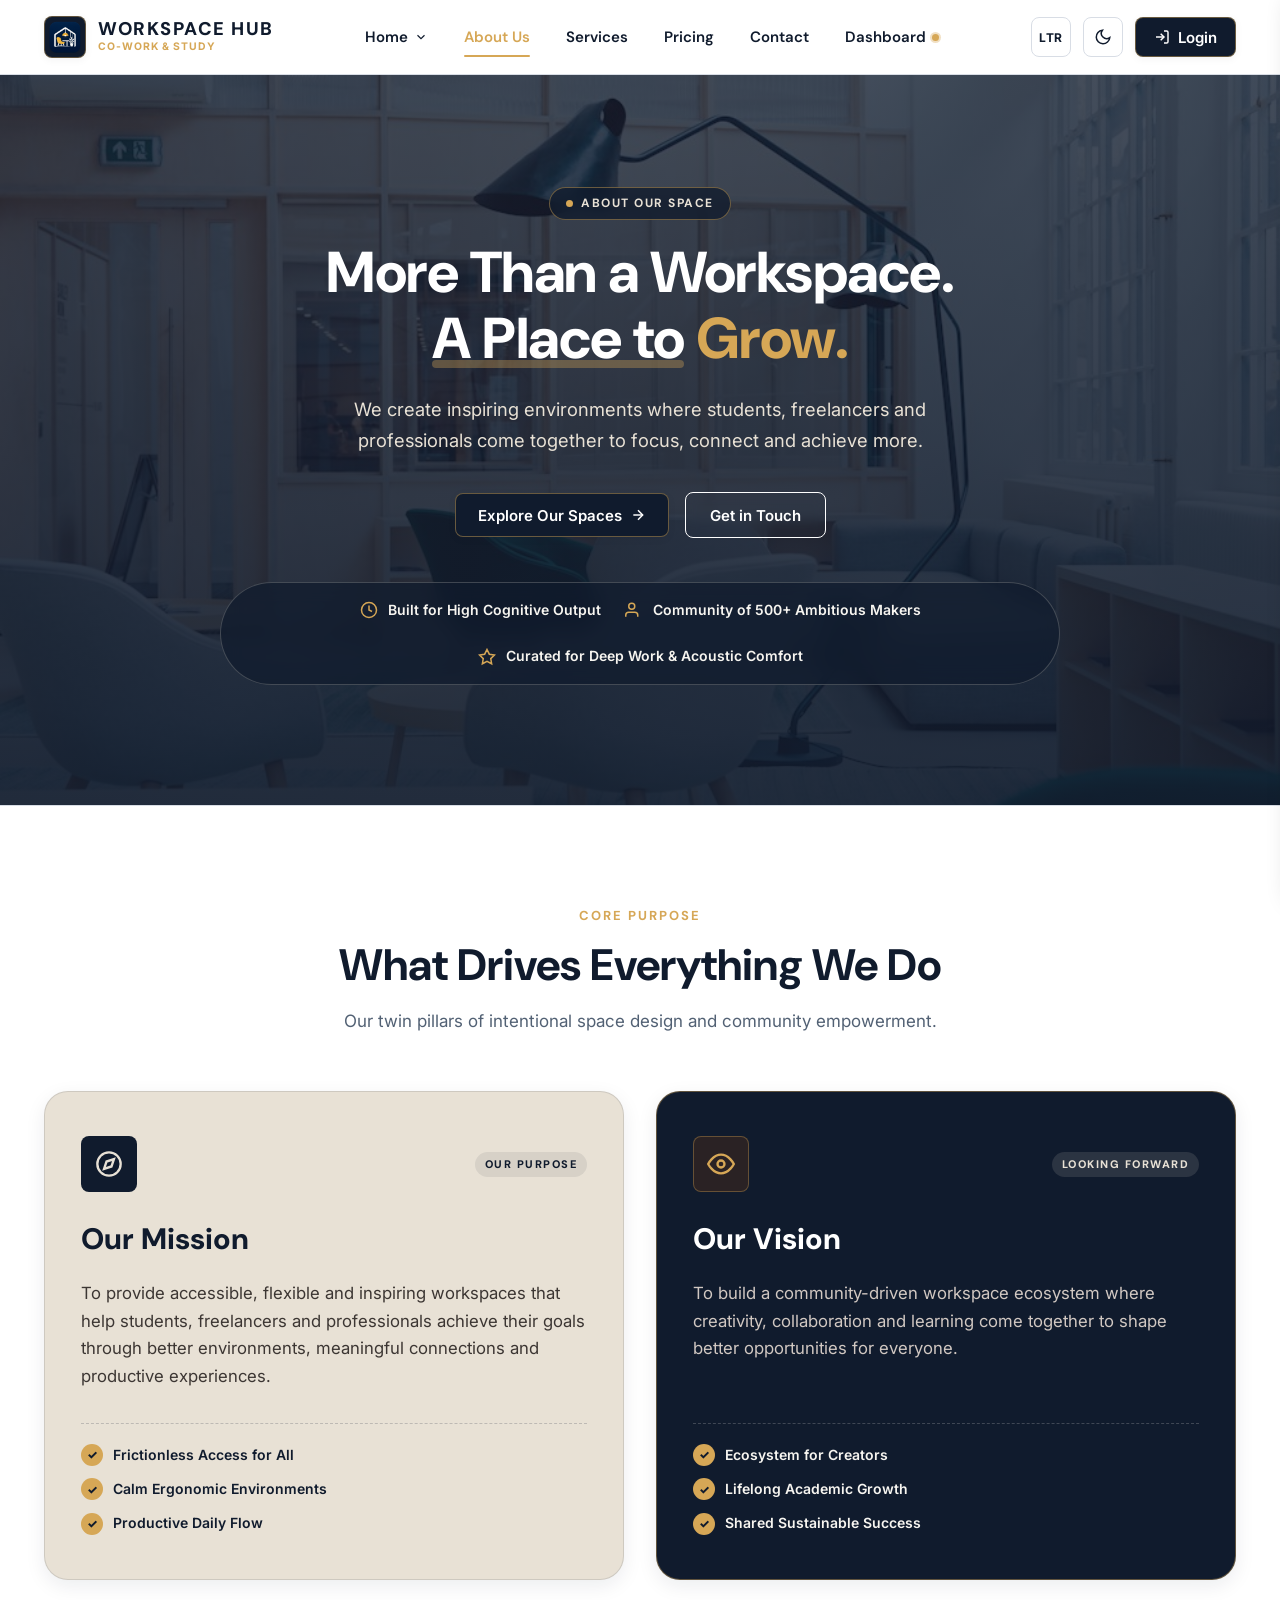
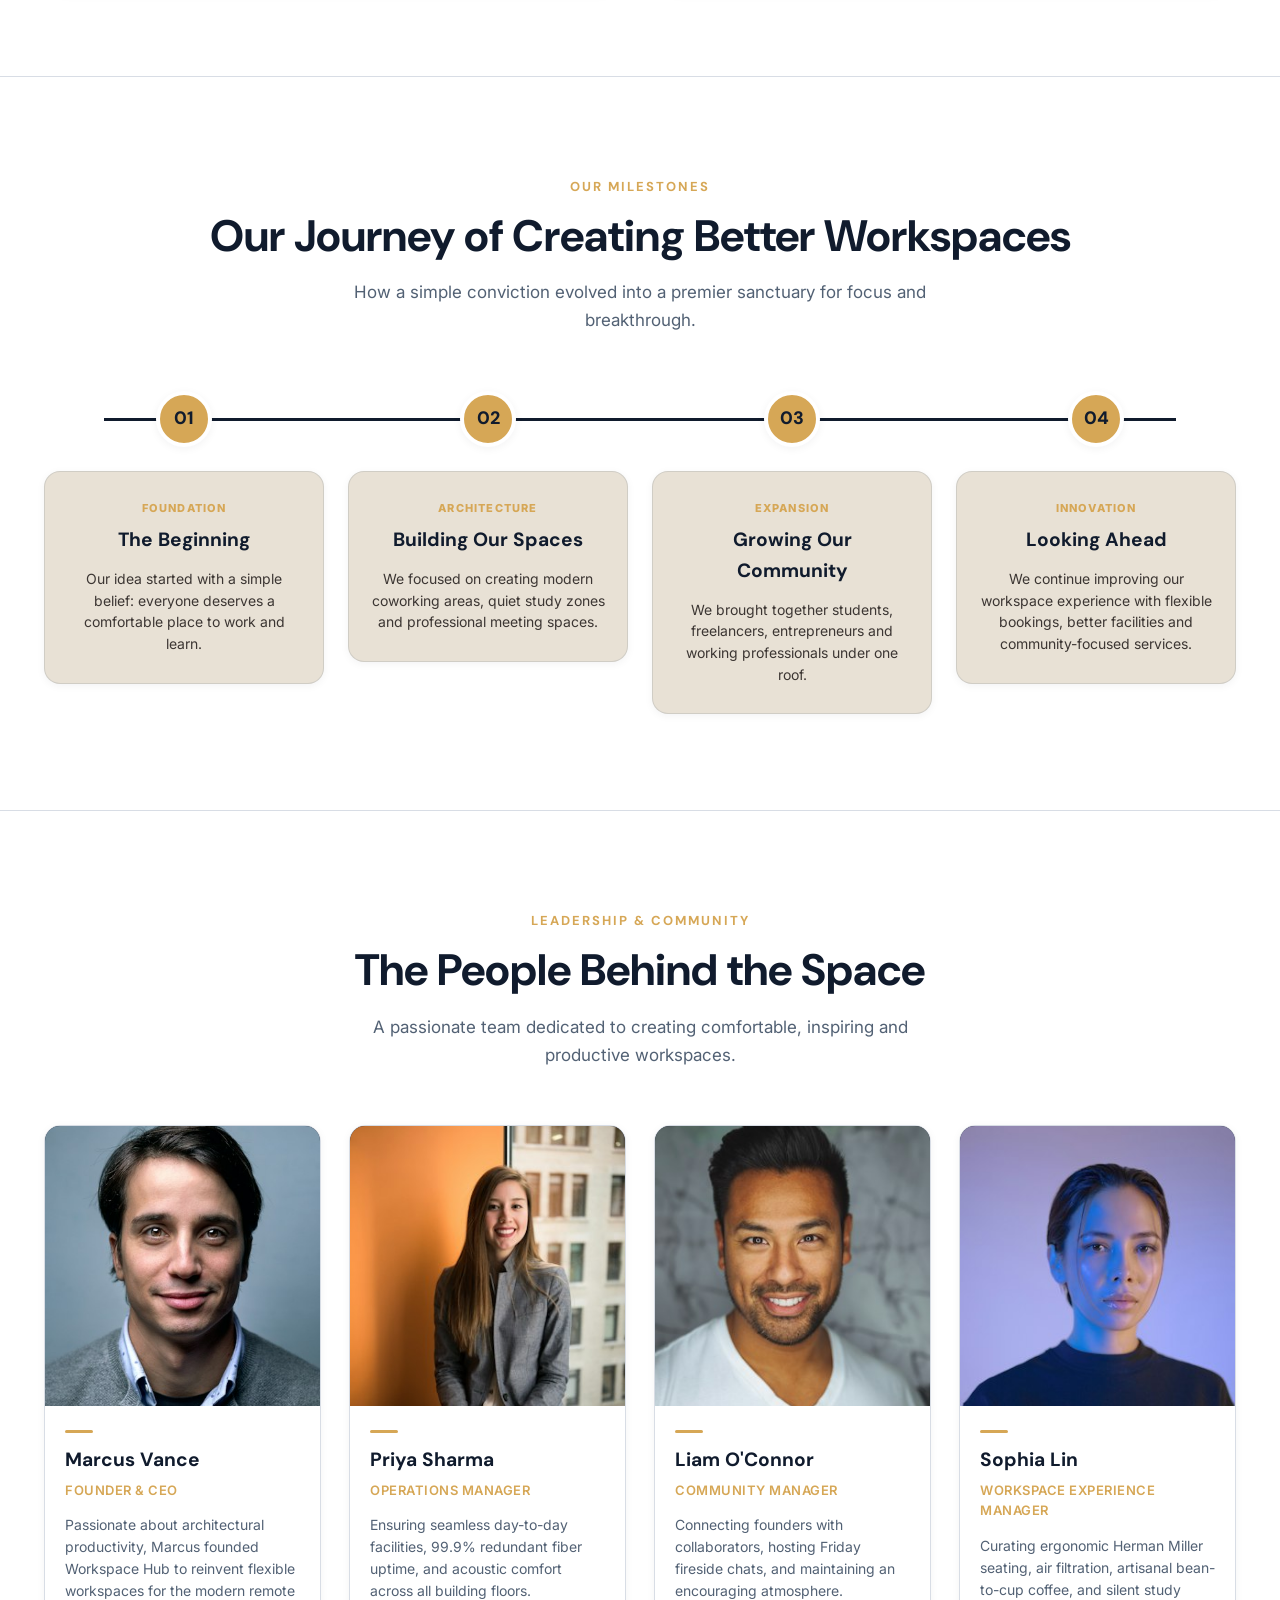
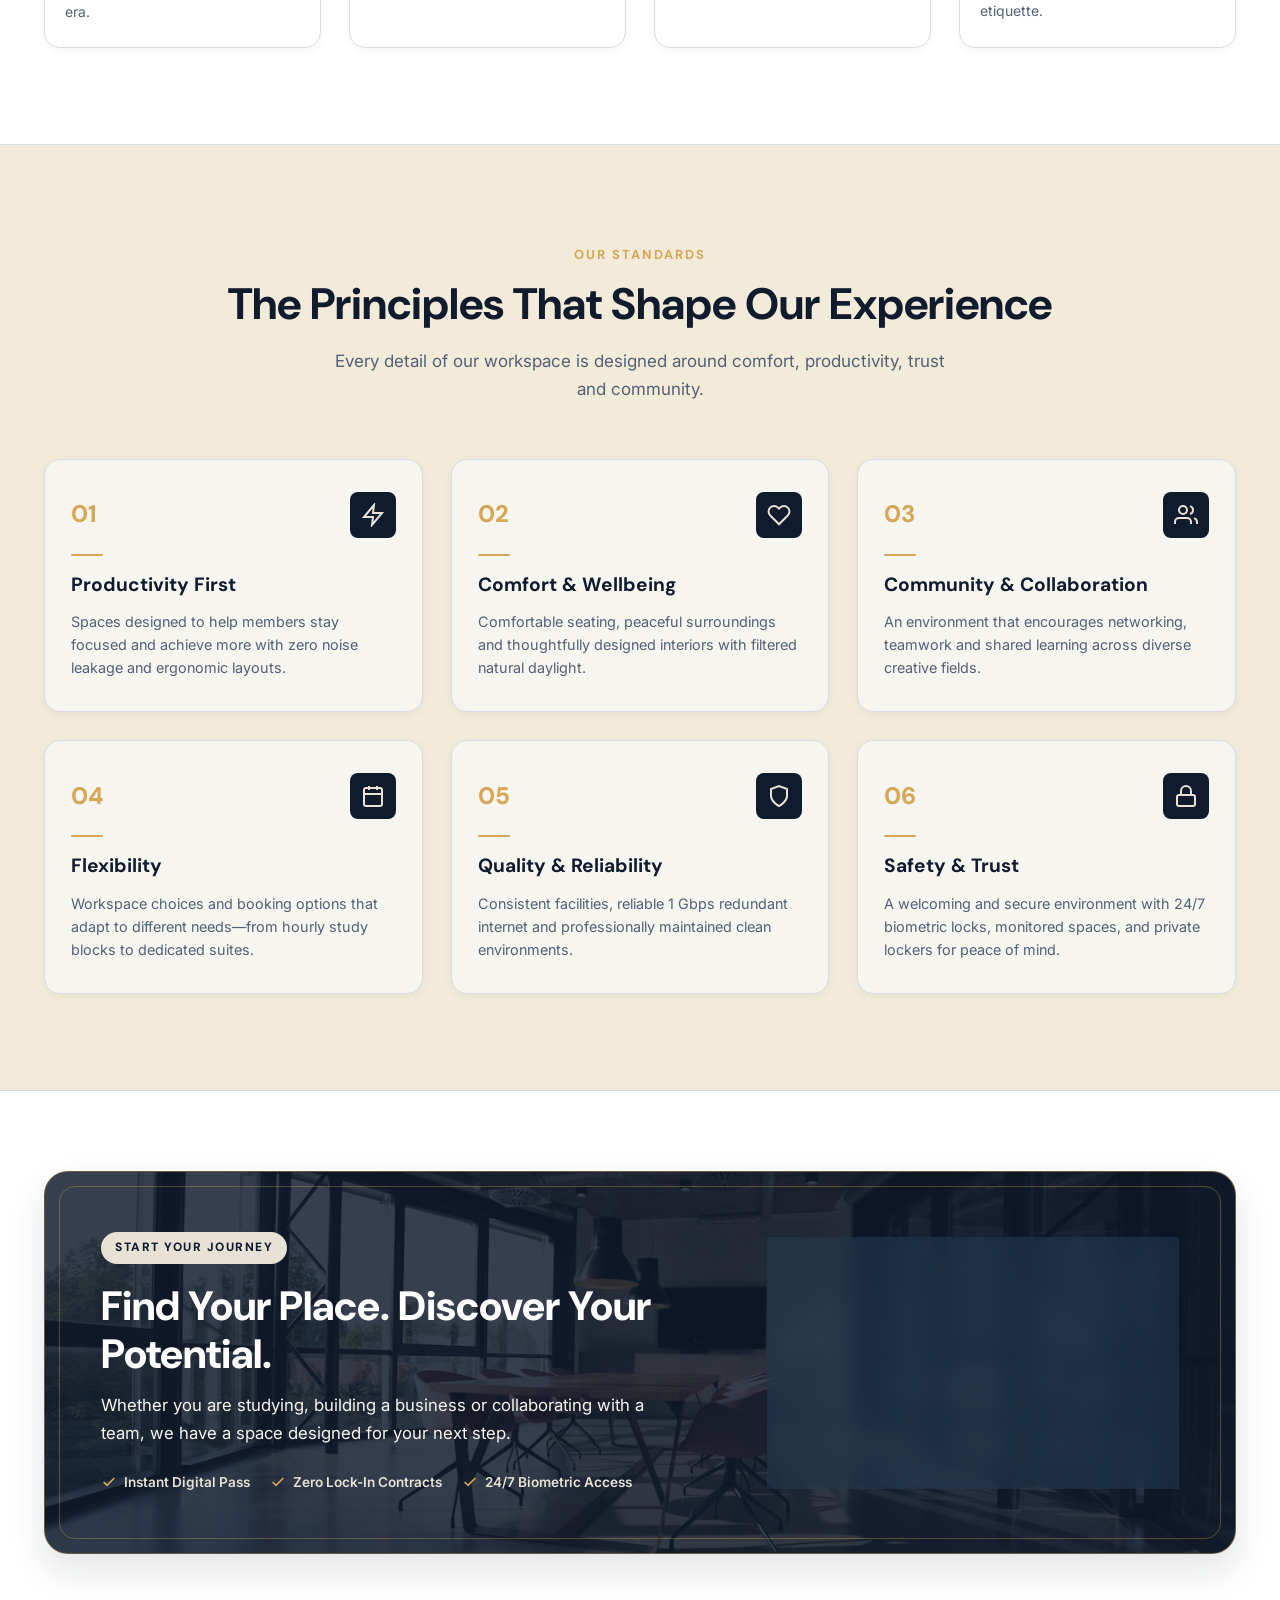
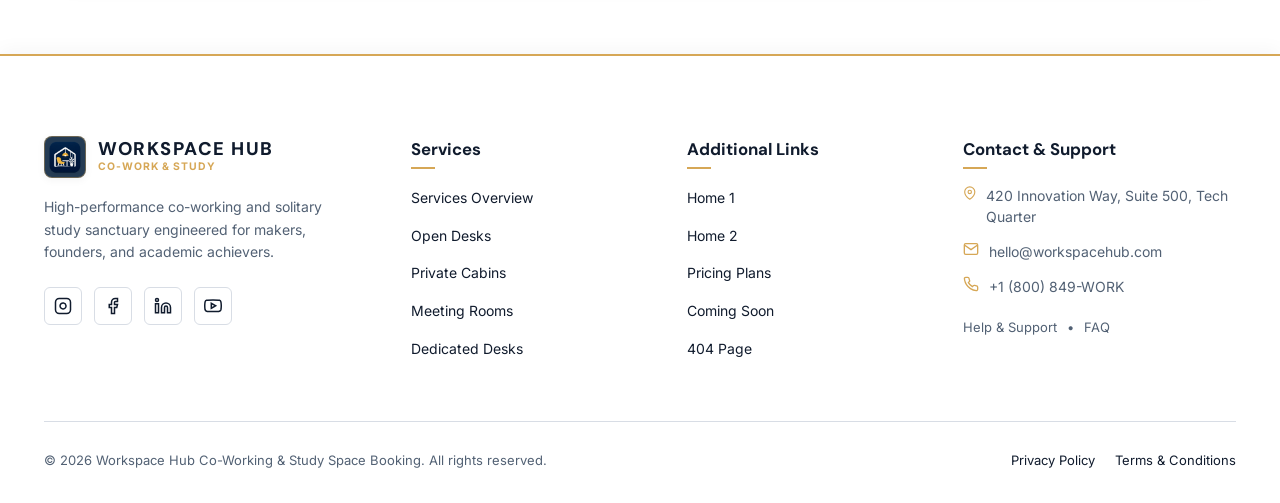
<file: about.html>
﻿<!DOCTYPE html>
<html lang="en" dir="ltr" data-theme="light">
<head>
  <meta charset="UTF-8">
  <meta name="viewport" content="width=device-width, initial-scale=1.0">
  <title>Workspace Hub | About Us – Our Story, People &amp; Values</title>
  <meta name="description" content="Discover our journey, mission, team, and guiding principles. More than a workspace—a community place to grow.">
  <link rel="icon" type="image/png" href="assets/logo.png">
  <link rel="preconnect" href="https://fonts.googleapis.com">
  <link rel="preconnect" href="https://fonts.gstatic.com" crossorigin>
  <link href="https://fonts.googleapis.com/css2?family=DM+Sans:ital,opsz,wght@0,9..40,400;0,9..40,500;0,9..40,600;0,9..40,700;1,9..40,400&family=Inter:wght@300;400;500;600;700&display=swap" rel="stylesheet">
  <link rel="stylesheet" href="about.css">
  <link rel="stylesheet" href="responsive.css">
</head>
<body class="about-page">

  <header class="site-header" id="siteHeader">
    <div class="header-container">
      
      <a href="index.html" class="brand-identity">
        <div class="brand-logo-mark">
          <img src="assets/logo.png" alt="Workspace Hub Logo" class="brand-logo-img">
        </div>
        <div class="brand-name-wrap">
          <span class="brand-title">WORKSPACE HUB</span>
          <span class="brand-subtitle">CO-WORK &amp; STUDY</span>
        </div>
      </a>

      <nav class="nav-desktop" aria-label="Main Navigation">
        <ul class="nav-list">
          
          <li class="nav-item has-dropdown">
            <button class="nav-link dropdown-toggle" aria-expanded="false">
              <span>Home</span>
              <svg class="chevron-icon" width="14" height="14" viewBox="0 0 24 24" fill="none" stroke="currentColor" stroke-width="2"><path d="M6 9l6 6 6-6"/></svg>
            </button>
            <div class="dropdown-menu">
              <a href="index.html" class="dropdown-item">
                <div>
                  <strong>Home 1</strong>
                  <p>Premium Poster Redesign</p>
                </div>
              </a>
              <a href="home2.html" class="dropdown-item">
                <div>
                  <strong>Home 2</strong>
                  <p>Editorial Grid Experience</p>
                </div>
              </a>
            </div>
          </li>

          <li class="nav-item">
            <a href="about.html" class="nav-link active">About Us</a>
          </li>

          <li class="nav-item">
            <a href="Services.html" class="nav-link">Services</a>
          </li>

          <li class="nav-item">
            <a href="Pricing.html" class="nav-link">Pricing</a>
          </li>

          <li class="nav-item">
            <a href="contact.html" class="nav-link">Contact</a>
          </li>

          <li class="nav-item">
            <a href="dashboard.html" class="nav-link nav-dashboard-link">
              <span>Dashboard</span>
              <span class="pulse-indicator"></span>
            </a>
          </li>
        </ul>
      </nav>

      <div class="header-controls">
        <button id="rtlToggleBtn" class="control-btn" title="Toggle RTL/LTR" aria-label="Toggle text direction">
          <span class="btn-text-badge">LTR</span>
        </button>

        <button id="themeToggleBtn" class="control-btn" title="Toggle Dark/Light Mode" aria-label="Toggle theme">
          <svg class="theme-icon-sun" width="18" height="18" viewBox="0 0 24 24" fill="none" stroke="currentColor" stroke-width="2"><circle cx="12" cy="12" r="5"/><line x1="12" y1="1" x2="12" y2="3"/><line x1="12" y1="21" x2="12" y2="23"/><line x1="4.22" y1="4.22" x2="5.64" y2="5.64"/><line x1="18.36" y1="18.36" x2="19.78" y2="19.78"/><line x1="1" y1="12" x2="3" y2="12"/><line x1="21" y1="12" x2="23" y2="12"/><line x1="4.22" y1="19.78" x2="5.64" y2="18.36"/><line x1="18.36" y1="5.64" x2="19.78" y2="4.22"/></svg>
          <svg class="theme-icon-moon" width="18" height="18" viewBox="0 0 24 24" fill="none" stroke="currentColor" stroke-width="2"><path d="M21 12.79A9 9 0 1 1 11.21 3 7 7 0 0 0 21 12.79z"/></svg>
        </button>

        <a href="login.html" id="headerLoginBtn" class="btn-primary">
          <svg width="16" height="16" viewBox="0 0 24 24" fill="none" stroke="currentColor" stroke-width="2.2"><path d="M15 3h4a2 2 0 0 1 2 2v14a2 2 0 0 1-2 2h-4"/><polyline points="10 17 15 12 10 7"/><line x1="15" y1="12" x2="3" y2="12"/></svg>
          <span id="loginBtnText">Login</span>
        </a>

        <button id="mobileMenuToggle" class="mobile-toggle-btn" aria-label="Open Navigation Menu">
          <span></span>
          <span></span>
          <span></span>
        </button>
      </div>

    </div>

    <div id="mobileDrawer" class="mobile-drawer" aria-hidden="true">
      <div class="drawer-header">
        <div class="brand-identity">
          <div class="brand-logo-mark">
            <img src="assets/logo.png" alt="Workspace Hub Logo" class="brand-logo-img">
          </div>
          <div class="brand-name-wrap">
            <span class="brand-title">WORKSPACE HUB</span>
            <span class="brand-subtitle">CO-WORK &amp; STUDY</span>
          </div>
        </div>
        <button id="closeDrawerBtn" class="close-drawer-btn" aria-label="Close menu">&times;</button>
      </div>
      <div class="drawer-body">
        <ul class="mobile-nav-list">
          <li><a href="index.html" class="mobile-link" onclick="closeMobileDrawer()">Home 1 (Poster Redesign)</a></li>
          <li><a href="home2.html" class="mobile-link" onclick="closeMobileDrawer()">Home 2 (Editorial Grid)</a></li>
          <li><a href="about.html" class="mobile-link active" onclick="closeMobileDrawer()">About Us</a></li>
          <li><a href="Services.html" class="mobile-link" onclick="closeMobileDrawer()">Services</a></li>
          <li><a href="Pricing.html" class="mobile-link" onclick="closeMobileDrawer()">Pricing &amp; Plans</a></li>
          <li><a href="contact.html" class="mobile-link" onclick="closeMobileDrawer()">Contact</a></li>
          <li>
            <a href="dashboard.html" class="mobile-link mobile-dashboard-btn" onclick="closeMobileDrawer()">
              Member Dashboard
            </a>
          </li>
        </ul>
        <div class="drawer-footer-actions">
          <button class="btn-primary btn-full-width" onclick="closeMobileDrawer()">
            Login to Member Portal
          </button>
        </div>
      </div>
    </div>
  </header>

  <main id="main-content">

    <section class="about-hero-section" id="about-hero">
      <div class="about-hero-bg-overlay"></div>
      <div class="container about-hero-container">
        
        <div class="about-hero-text">
          <div class="about-hero-kicker">
            <span class="about-kicker-dot"></span>
            <span>ABOUT OUR SPACE</span>
          </div>

          <h1 class="about-hero-title">
            More Than a Workspace. <span class="about-hero-highlight">A Place to</span> <span class="text-terracotta">Grow.</span>
          </h1>

          <p class="about-hero-desc">
            We create inspiring environments where students, freelancers and professionals come together to focus, connect and achieve more.
          </p>

          <div class="about-hero-cta-group">
            <a href="index.html#spaces" class="btn-primary">
              <span>Explore Our Spaces</span>
              <svg width="16" height="16" viewBox="0 0 24 24" fill="none" stroke="currentColor" stroke-width="2.2"><line x1="5" y1="12" x2="19" y2="12"/><polyline points="12 5 19 12 12 19"/></svg>
            </a>
            <a href="contact.html" class="btn-secondary">
              <span>Get in Touch</span>
            </a>
          </div>

          <div class="about-hero-badge-strip">
            <div class="badge-strip-item">
              <svg width="18" height="18" viewBox="0 0 24 24" fill="none" stroke="#D6A756" stroke-width="2"><circle cx="12" cy="12" r="10"/><path d="M12 6v6l4 2"/></svg>
              <span>Built for High Cognitive Output</span>
            </div>
            <div class="badge-strip-item">
              <svg width="18" height="18" viewBox="0 0 24 24" fill="none" stroke="#D6A756" stroke-width="2"><path d="M17 21v-2a4 4 0 0 0-4-4H5a4 4 0 0 0-4 4v2"/><circle cx="9" cy="7" r="4"/></svg>
              <span>Community of 500+ Ambitious Makers</span>
            </div>
            <div class="badge-strip-item">
              <svg width="18" height="18" viewBox="0 0 24 24" fill="none" stroke="#D6A756" stroke-width="2"><polygon points="12 2 15.09 8.26 22 9.27 17 14.14 18.18 21.02 12 17.77 5.82 21.02 7 14.14 2 9.27 8.91 8.26 12 2"/></svg>
              <span>Curated for Deep Work &amp; Acoustic Comfort</span>
            </div>
          </div>
        </div>

      </div>
    </section>

    <section class="about-section-mv" id="about-mission-vision">
      <div class="container">
        
        <div class="section-header text-center">
          <div class="section-kicker">CORE PURPOSE</div>
          <h2 class="section-title">What Drives Everything We Do</h2>
          <p class="section-subtitle">
            Our twin pillars of intentional space design and community empowerment.
          </p>
        </div>

        <div class="about-mv-grid">
          
          <div class="about-mv-card card-mission">
            <div class="mv-card-top">
              <div class="mv-icon-wrapper mission-icon">
                <svg width="28" height="28" viewBox="0 0 24 24" fill="none" stroke="currentColor" stroke-width="2"><circle cx="12" cy="12" r="10"/><polygon points="16.24 7.76 14.12 14.12 7.76 16.24 9.88 9.88 16.24 7.76"/></svg>
              </div>
              <span class="mv-tag-label">OUR PURPOSE</span>
            </div>

            <h3 class="mv-headline">Our Mission</h3>
            <p class="mv-body-text">
              To provide accessible, flexible and inspiring workspaces that help students, freelancers and professionals achieve their goals through better environments, meaningful connections and productive experiences.
            </p>

            <div class="mv-highlights-list">
              <div class="mv-chip">
                <span class="mv-chip-check">✓</span>
                <span>Frictionless Access for All</span>
              </div>
              <div class="mv-chip">
                <span class="mv-chip-check">✓</span>
                <span>Calm Ergonomic Environments</span>
              </div>
              <div class="mv-chip">
                <span class="mv-chip-check">✓</span>
                <span>Productive Daily Flow</span>
              </div>
            </div>
          </div>

          <div class="about-mv-card card-vision">
            <div class="mv-card-top">
              <div class="mv-icon-wrapper vision-icon">
                <svg width="28" height="28" viewBox="0 0 24 24" fill="none" stroke="currentColor" stroke-width="2"><path d="M1 12s4-8 11-8 11 8 11 8-4 8-11 8-11-8-11-8z"/><circle cx="12" cy="12" r="3"/></svg>
              </div>
              <span class="mv-tag-label light-tag">LOOKING FORWARD</span>
            </div>

            <h3 class="mv-headline light-headline">Our Vision</h3>
            <p class="mv-body-text light-body">
              To build a community-driven workspace ecosystem where creativity, collaboration and learning come together to shape better opportunities for everyone.
            </p>

            <div class="mv-highlights-list">
              <div class="mv-chip vision-chip">
                <span class="mv-chip-check">✓</span>
                <span>Ecosystem for Creators</span>
              </div>
              <div class="mv-chip vision-chip">
                <span class="mv-chip-check">✓</span>
                <span>Lifelong Academic Growth</span>
              </div>
              <div class="mv-chip vision-chip">
                <span class="mv-chip-check">✓</span>
                <span>Shared Sustainable Success</span>
              </div>
            </div>
          </div>

        </div>

      </div>
    </section>

    <section class="about-section-journey" id="about-journey">
      <div class="container">
        
        <div class="section-header text-center">
          <div class="section-kicker">OUR MILESTONES</div>
          <h2 class="section-title">Our Journey of Creating Better Workspaces</h2>
          <p class="section-subtitle">
            How a simple conviction evolved into a premier sanctuary for focus and breakthrough.
          </p>
        </div>

        <div class="about-journey-timeline">
          <div class="about-timeline-track" aria-hidden="true"></div>

          <div class="about-milestones-grid">
            
            <div class="about-milestone-item">
              <div class="milestone-indicator-circle">
                <span class="milestone-number">01</span>
              </div>
              <div class="milestone-card">
                <span class="milestone-tag">FOUNDATION</span>
                <h4 class="milestone-title">The Beginning</h4>
                <p class="milestone-text">
                  Our idea started with a simple belief: everyone deserves a comfortable place to work and learn.
                </p>
              </div>
            </div>

            <div class="about-milestone-item">
              <div class="milestone-indicator-circle">
                <span class="milestone-number">02</span>
              </div>
              <div class="milestone-card">
                <span class="milestone-tag">ARCHITECTURE</span>
                <h4 class="milestone-title">Building Our Spaces</h4>
                <p class="milestone-text">
                  We focused on creating modern coworking areas, quiet study zones and professional meeting spaces.
                </p>
              </div>
            </div>

            <div class="about-milestone-item">
              <div class="milestone-indicator-circle">
                <span class="milestone-number">03</span>
              </div>
              <div class="milestone-card">
                <span class="milestone-tag">EXPANSION</span>
                <h4 class="milestone-title">Growing Our Community</h4>
                <p class="milestone-text">
                  We brought together students, freelancers, entrepreneurs and working professionals under one roof.
                </p>
              </div>
            </div>

            <div class="about-milestone-item">
              <div class="milestone-indicator-circle">
                <span class="milestone-number">04</span>
              </div>
              <div class="milestone-card">
                <span class="milestone-tag">INNOVATION</span>
                <h4 class="milestone-title">Looking Ahead</h4>
                <p class="milestone-text">
                  We continue improving our workspace experience with flexible bookings, better facilities and community-focused services.
                </p>
              </div>
            </div>

          </div>
        </div>

      </div>
    </section>

    <section class="about-section-team" id="about-team">
      <div class="container">
        
        <div class="section-header text-center">
          <div class="section-kicker">LEADERSHIP &amp; COMMUNITY</div>
          <h2 class="section-title">The People Behind the Space</h2>
          <p class="section-subtitle">
            A passionate team dedicated to creating comfortable, inspiring and productive workspaces.
          </p>
        </div>

        <div class="about-team-grid">
          
          <div class="about-team-card">
            <div class="team-portrait-box">
              <img src="https://images.unsplash.com/photo-1560250097-0b93528c311a?auto=format&fit=crop&w=800&q=85" alt="Marcus Vance - Founder & CEO" class="team-photo" onerror="this.onerror=null;this.src='asstes/user-4.jpg';">
              <div class="team-social-overlay">
                <a href="#" class="team-social-btn" aria-label="LinkedIn" onclick="event.preventDefault();"><svg width="16" height="16" viewBox="0 0 24 24" fill="none" stroke="currentColor" stroke-width="2"><path d="M16 8a6 6 0 0 1 6 6v7h-4v-7a2 2 0 0 0-2-2 2 2 0 0 0-2 2v7h-4v-7a6 6 0 0 1 6-6z"/><rect x="2" y="9" width="4" height="12"/><circle cx="4" cy="4" r="2"/></svg></a>
                <a href="#" class="team-social-btn" aria-label="Email" onclick="event.preventDefault();"><svg width="16" height="16" viewBox="0 0 24 24" fill="none" stroke="currentColor" stroke-width="2"><path d="M4 4h16c1.1 0 2 .9 2 2v12c0 1.1-.9 2-2 2H4c-1.1 0-2-.9-2-2V6c0-1.1.9-2 2-2z"/><polyline points="22,6 12,13 2,6"/></svg></a>
              </div>
            </div>
            <div class="team-card-info">
              <div class="team-accent-stripe"></div>
              <h3 class="team-name">Marcus Vance</h3>
              <span class="team-role">Founder &amp; CEO</span>
              <p class="team-bio">
                Passionate about architectural productivity, Marcus founded Workspace Hub to reinvent flexible workspaces for the modern remote era.
              </p>
            </div>
          </div>

          <div class="about-team-card">
            <div class="team-portrait-box">
              <img src="https://images.unsplash.com/photo-1573496359142-b8d87734a5a2?auto=format&fit=crop&w=800&q=85" alt="Priya Sharma - Operations Manager" class="team-photo" onerror="this.onerror=null;this.src='asstes/user-3.jpg';">
              <div class="team-social-overlay">
                <a href="#" class="team-social-btn" aria-label="LinkedIn" onclick="event.preventDefault();"><svg width="16" height="16" viewBox="0 0 24 24" fill="none" stroke="currentColor" stroke-width="2"><path d="M16 8a6 6 0 0 1 6 6v7h-4v-7a2 2 0 0 0-2-2 2 2 0 0 0-2 2v7h-4v-7a6 6 0 0 1 6-6z"/><rect x="2" y="9" width="4" height="12"/><circle cx="4" cy="4" r="2"/></svg></a>
                <a href="#" class="team-social-btn" aria-label="Email" onclick="event.preventDefault();"><svg width="16" height="16" viewBox="0 0 24 24" fill="none" stroke="currentColor" stroke-width="2"><path d="M4 4h16c1.1 0 2 .9 2 2v12c0 1.1-.9 2-2 2H4c-1.1 0-2-.9-2-2V6c0-1.1.9-2 2-2z"/><polyline points="22,6 12,13 2,6"/></svg></a>
              </div>
            </div>
            <div class="team-card-info">
              <div class="team-accent-stripe"></div>
              <h3 class="team-name">Priya Sharma</h3>
              <span class="team-role">Operations Manager</span>
              <p class="team-bio">
                Ensuring seamless day-to-day facilities, 99.9% redundant fiber uptime, and acoustic comfort across all building floors.
              </p>
            </div>
          </div>

          <div class="about-team-card">
            <div class="team-portrait-box">
              <img src="https://images.unsplash.com/photo-1519085360753-af0119f7cbe7?auto=format&fit=crop&w=800&q=85" alt="Liam O'Connor - Community Manager" class="team-photo" onerror="this.onerror=null;this.src='asstes/user-2.jpg';">
              <div class="team-social-overlay">
                <a href="#" class="team-social-btn" aria-label="LinkedIn" onclick="event.preventDefault();"><svg width="16" height="16" viewBox="0 0 24 24" fill="none" stroke="currentColor" stroke-width="2"><path d="M16 8a6 6 0 0 1 6 6v7h-4v-7a2 2 0 0 0-2-2 2 2 0 0 0-2 2v7h-4v-7a6 6 0 0 1 6-6z"/><rect x="2" y="9" width="4" height="12"/><circle cx="4" cy="4" r="2"/></svg></a>
                <a href="#" class="team-social-btn" aria-label="Email" onclick="event.preventDefault();"><svg width="16" height="16" viewBox="0 0 24 24" fill="none" stroke="currentColor" stroke-width="2"><path d="M4 4h16c1.1 0 2 .9 2 2v12c0 1.1-.9 2-2 2H4c-1.1 0-2-.9-2-2V6c0-1.1.9-2 2-2z"/><polyline points="22,6 12,13 2,6"/></svg></a>
              </div>
            </div>
            <div class="team-card-info">
              <div class="team-accent-stripe"></div>
              <h3 class="team-name">Liam O'Connor</h3>
              <span class="team-role">Community Manager</span>
              <p class="team-bio">
                Connecting founders with collaborators, hosting Friday fireside chats, and maintaining an encouraging atmosphere.
              </p>
            </div>
          </div>

          <div class="about-team-card">
            <div class="team-portrait-box">
              <img src="https://images.unsplash.com/photo-1580489944761-15a19d654956?auto=format&fit=crop&w=800&q=85" alt="Sophia Lin - Workspace Experience Manager" class="team-photo" onerror="this.onerror=null;this.src='asstes/user-1.jpg';">
              <div class="team-social-overlay">
                <a href="#" class="team-social-btn" aria-label="LinkedIn" onclick="event.preventDefault();"><svg width="16" height="16" viewBox="0 0 24 24" fill="none" stroke="currentColor" stroke-width="2"><path d="M16 8a6 6 0 0 1 6 6v7h-4v-7a2 2 0 0 0-2-2 2 2 0 0 0-2 2v7h-4v-7a6 6 0 0 1 6-6z"/><rect x="2" y="9" width="4" height="12"/><circle cx="4" cy="4" r="2"/></svg></a>
                <a href="#" class="team-social-btn" aria-label="Email" onclick="event.preventDefault();"><svg width="16" height="16" viewBox="0 0 24 24" fill="none" stroke="currentColor" stroke-width="2"><path d="M4 4h16c1.1 0 2 .9 2 2v12c0 1.1-.9 2-2 2H4c-1.1 0-2-.9-2-2V6c0-1.1.9-2 2-2z"/><polyline points="22,6 12,13 2,6"/></svg></a>
              </div>
            </div>
            <div class="team-card-info">
              <div class="team-accent-stripe"></div>
              <h3 class="team-name">Sophia Lin</h3>
              <span class="team-role">Workspace Experience Manager</span>
              <p class="team-bio">
                Curating ergonomic Herman Miller seating, air filtration, artisanal bean-to-cup coffee, and silent study etiquette.
              </p>
            </div>
          </div>

        </div>

      </div>
    </section>

    <section class="about-section-principles" id="about-principles">
      <div class="container">
        
        <div class="section-header text-center">
          <div class="section-kicker">OUR STANDARDS</div>
          <h2 class="section-title">The Principles That Shape Our Experience</h2>
          <p class="section-subtitle">
            Every detail of our workspace is designed around comfort, productivity, trust and community.
          </p>
        </div>

        <div class="about-principles-grid">
          
          <div class="about-principle-card">
            <div class="principle-top-row">
              <span class="principle-num">01</span>
              <div class="principle-icon-box">
                <svg width="24" height="24" viewBox="0 0 24 24" fill="none" stroke="currentColor" stroke-width="2"><polygon points="13 2 3 14 12 14 11 22 21 10 12 10 13 2"/></svg>
              </div>
            </div>
            <div class="principle-accent-line"></div>
            <h3 class="principle-title">Productivity First</h3>
            <p class="principle-desc">
              Spaces designed to help members stay focused and achieve more with zero noise leakage and ergonomic layouts.
            </p>
          </div>

          <div class="about-principle-card">
            <div class="principle-top-row">
              <span class="principle-num">02</span>
              <div class="principle-icon-box">
                <svg width="24" height="24" viewBox="0 0 24 24" fill="none" stroke="currentColor" stroke-width="2"><path d="M20.84 4.61a5.5 5.5 0 0 0-7.78 0L12 5.67l-1.06-1.06a5.5 5.5 0 0 0-7.78 7.78l1.06 1.06L12 21.23l7.78-7.78 1.06-1.06a5.5 5.5 0 0 0 0-7.78z"/></svg>
              </div>
            </div>
            <div class="principle-accent-line"></div>
            <h3 class="principle-title">Comfort &amp; Wellbeing</h3>
            <p class="principle-desc">
              Comfortable seating, peaceful surroundings and thoughtfully designed interiors with filtered natural daylight.
            </p>
          </div>

          <div class="about-principle-card">
            <div class="principle-top-row">
              <span class="principle-num">03</span>
              <div class="principle-icon-box">
                <svg width="24" height="24" viewBox="0 0 24 24" fill="none" stroke="currentColor" stroke-width="2"><path d="M17 21v-2a4 4 0 0 0-4-4H5a4 4 0 0 0-4 4v2"/><circle cx="9" cy="7" r="4"/><path d="M23 21v-2a4 4 0 0 0-3-3.87"/><path d="M16 3.13a4 4 0 0 1 0 7.75"/></svg>
              </div>
            </div>
            <div class="principle-accent-line"></div>
            <h3 class="principle-title">Community &amp; Collaboration</h3>
            <p class="principle-desc">
              An environment that encourages networking, teamwork and shared learning across diverse creative fields.
            </p>
          </div>

          <div class="about-principle-card">
            <div class="principle-top-row">
              <span class="principle-num">04</span>
              <div class="principle-icon-box">
                <svg width="24" height="24" viewBox="0 0 24 24" fill="none" stroke="currentColor" stroke-width="2"><rect x="3" y="4" width="18" height="18" rx="2" ry="2"/><line x1="16" y1="2" x2="16" y2="6"/><line x1="8" y1="2" x2="8" y2="6"/><line x1="3" y1="10" x2="21" y2="10"/></svg>
              </div>
            </div>
            <div class="principle-accent-line"></div>
            <h3 class="principle-title">Flexibility</h3>
            <p class="principle-desc">
              Workspace choices and booking options that adapt to different needs—from hourly study blocks to dedicated suites.
            </p>
          </div>

          <div class="about-principle-card">
            <div class="principle-top-row">
              <span class="principle-num">05</span>
              <div class="principle-icon-box">
                <svg width="24" height="24" viewBox="0 0 24 24" fill="none" stroke="currentColor" stroke-width="2"><path d="M12 22s8-4 8-10V5l-8-3-8 3v7c0 6 8 10 8 10z"/></svg>
              </div>
            </div>
            <div class="principle-accent-line"></div>
            <h3 class="principle-title">Quality &amp; Reliability</h3>
            <p class="principle-desc">
              Consistent facilities, reliable 1 Gbps redundant internet and professionally maintained clean environments.
            </p>
          </div>

          <div class="about-principle-card">
            <div class="principle-top-row">
              <span class="principle-num">06</span>
              <div class="principle-icon-box">
                <svg width="24" height="24" viewBox="0 0 24 24" fill="none" stroke="currentColor" stroke-width="2"><rect x="3" y="11" width="18" height="11" rx="2" ry="2"/><path d="M7 11V7a5 5 0 0 1 10 0v4"/></svg>
              </div>
            </div>
            <div class="principle-accent-line"></div>
            <h3 class="principle-title">Safety &amp; Trust</h3>
            <p class="principle-desc">
              A welcoming and secure environment with 24/7 biometric locks, monitored spaces, and private lockers for peace of mind.
            </p>
          </div>

        </div>

      </div>
    </section>

    <section class="about-section-cta">
      <div class="container">
        
        <div class="about-closing-card">
          <div class="about-cta-bg-layer"></div>
          <div class="about-cta-terracotta-frame"></div>
          
          <div class="about-cta-content">
            <div class="about-cta-copy">
              <span class="about-cta-pill">START YOUR JOURNEY</span>
              <h2 class="about-cta-heading">Find Your Place. Discover Your Potential.</h2>
              <p class="about-cta-description">
                Whether you are studying, building a business or collaborating with a team, we have a space designed for your next step.
              </p>
              <div class="about-cta-perks">
                <span><svg width="16" height="16" viewBox="0 0 24 24" fill="none" stroke="#D6A756" stroke-width="2.5"><polyline points="20 6 9 17 4 12"/></svg> Instant Digital Pass</span>
                <span><svg width="16" height="16" viewBox="0 0 24 24" fill="none" stroke="#D6A756" stroke-width="2.5"><polyline points="20 6 9 17 4 12"/></svg> Zero Lock-In Contracts</span>
                <span><svg width="16" height="16" viewBox="0 0 24 24" fill="none" stroke="#D6A756" stroke-width="2.5"><polyline points="20 6 9 17 4 12"/></svg> 24/7 Biometric Access</span>
              </div>
            </div>

            <div class="about-cta-action-box">
              <div class="about-cta-status">
                <span class="about-cta-pulse"></span>
                <span>Tours &amp; Day Passes Available Today</span>
              </div>
              <div class="about-cta-buttons">
                <a href="index.html#spaces" class="btn-primary btn-full-width">
                  <span>Explore Our Spaces</span>
                  <svg width="16" height="16" viewBox="0 0 24 24" fill="none" stroke="currentColor" stroke-width="2.2"><line x1="5" y1="12" x2="19" y2="12"/><polyline points="12 5 19 12 12 19"/></svg>
                </a>
                <button class="btn-secondary about-cta-outline-btn btn-full-width" onclick="openBookingModal('all')">
                  <span>Book a Space</span>
                </button>
              </div>
              <span class="about-cta-note">Complimentary high-speed fiber &amp; artisan coffee included.</span>
            </div>
          </div>
        </div>

      </div>
    </section>

  </main>

  <footer class="site-footer" id="footer-contact">
    <div class="container">

      <div class="footer-columns-grid">

        <div class="footer-col col-brand">
          <div class="brand-identity footer-brand">
            <div class="brand-logo-mark">
              <img src="assets/logo.png" alt="Workspace Hub Logo" class="brand-logo-img">
            </div>
            <div class="brand-name-wrap">
              <span class="brand-title light-text">WORKSPACE HUB</span>
              <span class="brand-subtitle light-text">CO-WORK &amp; STUDY</span>
            </div>
          </div>
          <p class="footer-brand-desc">
            High-performance co-working and solitary study sanctuary engineered for makers, founders, and academic
            achievers.
          </p>
          <div class="social-links-row">
            <a href="https://instagram.com" target="_blank" rel="noopener noreferrer" class="social-icon"
              aria-label="Instagram">
              <svg width="18" height="18" viewBox="0 0 24 24" fill="none" stroke="currentColor" stroke-width="2">
                <rect x="2" y="2" width="20" height="20" rx="5" ry="5" />
                <path d="M16 11.37A4 4 0 1 1 12.63 8 4 4 0 0 1 16 11.37z" />
                <line x1="17.5" y1="6.5" x2="17.51" y2="6.5" />
              </svg>
            </a>
            <a href="https://facebook.com" target="_blank" rel="noopener noreferrer" class="social-icon"
              aria-label="Facebook">
              <svg width="18" height="18" viewBox="0 0 24 24" fill="none" stroke="currentColor" stroke-width="2">
                <path d="M18 2h-3a5 5 0 0 0-5 5v3H7v4h3v8h4v-8h3l1-4h-4V7a1 1 0 0 1 1-1h3z" />
              </svg>
            </a>
            <a href="https://linkedin.com" target="_blank" rel="noopener noreferrer" class="social-icon"
              aria-label="LinkedIn">
              <svg width="18" height="18" viewBox="0 0 24 24" fill="none" stroke="currentColor" stroke-width="2">
                <path d="M16 8a6 6 0 0 1 6 6v7h-4v-7a2 2 0 0 0-2-2 2 2 0 0 0-2 2v7h-4v-7a6 6 0 0 1 6-6z" />
                <rect x="2" y="9" width="4" height="12" />
                <circle cx="4" cy="4" r="2" />
              </svg>
            </a>
            <a href="https://youtube.com" target="_blank" rel="noopener noreferrer" class="social-icon"
              aria-label="YouTube">
              <svg width="18" height="18" viewBox="0 0 24 24" fill="none" stroke="currentColor" stroke-width="2">
                <path
                  d="M22.54 6.42a2.78 2.78 0 0 0-1.94-2C18.88 4 12 4 12 4s-6.88 0-8.6.46a2.78 2.78 0 0 0-1.94 2A29 29 0 0 0 1 11.75a29 29 0 0 0 .46 5.33A2.78 2.78 0 0 0 3.4 19c1.72.46 8.6.46 8.6.46s6.88 0 8.6-.46a2.78 2.78 0 0 0 1.94-2 29 29 0 0 0 .46-5.25 29 29 0 0 0-.46-5.33z" />
                <polygon points="9.75 15.02 15.5 11.75 9.75 8.48 9.75 15.02" />
              </svg>
            </a>
          </div>
        </div>

        <div class="footer-col">
          <h4 class="footer-col-title">Services</h4>
          <ul class="footer-links-list">
            <li><a href="Services.html">Services Overview</a></li>
            <li><a href="Services Details.html?service=open-desk">Open Desks</a></li>
            <li><a href="Services Details.html?service=private-cabin">Private Cabins</a></li>
            <li><a href="Services Details.html?service=meeting-room">Meeting Rooms</a></li>
            <li><a href="Services Details.html?service=dedicated-desk">Dedicated Desks</a></li>
          </ul>
        </div>

        <div class="footer-col">
          <h4 class="footer-col-title">Additional Links</h4>
          <ul class="footer-links-list">
            <li><a href="index.html">Home 1</a></li>
            <li><a href="home2.html">Home 2</a></li>
            <li><a href="Pricing.html">Pricing Plans</a></li>
            <li><a href="coming-soon.html">Coming Soon</a></li>
            <li><a href="404.html">404 Page</a></li>
          </ul>
        </div>

        <div class="footer-col">
          <h4 class="footer-col-title">Contact &amp; Support</h4>
          <ul class="footer-contact-info">
            <li>
              <svg width="16" height="16" viewBox="0 0 24 24" fill="none" stroke="#D6A756" stroke-width="2">
                <path d="M21 10c0 7-9 13-9 13s-9-6-9-13a9 9 0 0 1 18 0z" />
                <circle cx="12" cy="10" r="3" />
              </svg>
              <span>420 Innovation Way, Suite 500, Tech Quarter</span>
            </li>
            <li>
              <svg width="16" height="16" viewBox="0 0 24 24" fill="none" stroke="#D6A756" stroke-width="2">
                <path d="M4 4h16c1.1 0 2 .9 2 2v12c0 1.1-.9 2-2 2H4c-1.1 0-2-.9-2-2V6c0-1.1.9-2 2-2z" />
                <polyline points="22,6 12,13 2,6" />
              </svg>
              <span>hello@workspacehub.com</span>
            </li>
            <li>
              <svg width="16" height="16" viewBox="0 0 24 24" fill="none" stroke="#D6A756" stroke-width="2">
                <path
                  d="M22 16.92v3a2 2 0 0 1-2.18 2 19.79 19.79 0 0 1-8.63-3.07 19.5 19.5 0 0 1-6-6 19.79 19.79 0 0 1-3.07-8.67A2 2 0 0 1 4.11 2h3a2 2 0 0 1 2 1.72 12.84 12.84 0 0 0 .7 2.81 2 2 0 0 1-.45 2.11L8.09 9.91a16 16 0 0 0 6 6l1.27-1.27a2 2 0 0 1 2.11-.45 12.84 12.84 0 0 0 2.81.7A2 2 0 0 1 22 16.92z" />
              </svg>
              <span>+1 (800) 849-WORK</span>
            </li>
          </ul>
          <div class="footer-help-links">
            <a href="#hero"
              onclick="openGenericModal('Help & Support', 'Our concierge support team is available on site Mon-Sat 08:00 - 20:00 and 24/7 via member chat.')">Help
              &amp; Support</a>
            <span class="sep">•</span>
            <a href="#hero"
              onclick="openGenericModal('Frequently Asked Questions', 'Q: Are day passes available?<br>A: Yes, daily access starts from $25.<br><br>Q: Is high-speed internet included?<br>A: Yes, 1 Gbps fiber on all tiers.')">FAQ</a>
          </div>
        </div>

      </div>

      <div class="footer-bottom-bar">
        <p class="copyright-text">
          &copy; 2026 Workspace Hub Co-Working &amp; Study Space Booking. All rights reserved.
        </p>
        <div class="footer-legal-links">
          <a href="#hero"
            onclick="openGenericModal('Privacy Policy', 'Your personal and biometric verification data is strictly encrypted and never shared.')">Privacy
            Policy</a>
          <a href="#hero"
            onclick="openGenericModal('Terms & Conditions', 'Bookings can be rescheduled up to 2 hours before scheduled slot.')">Terms
            &amp; Conditions</a>
        </div>
      </div>

    </div>
  </footer>

  <div class="modal-backdrop" id="dashboardModal" aria-hidden="true">
    <div class="modal-dialog dashboard-dialog" role="dialog" aria-modal="true" aria-labelledby="dashTitle">
      <div class="dashboard-header-bar">
        <div>
          <span class="user-greeting-pill">AUTHENTICATED MEMBER</span>
          <h2 id="dashTitle" class="dashboard-main-heading">Welcome Back, Alex Morgan</h2>
        </div>
        <button class="modal-close-btn" onclick="closeDashboardModal()" aria-label="Close dashboard">&times;</button>
      </div>

      <div class="dashboard-body-grid">
        
        <div class="dash-card live-status-card">
          <h4 class="dash-card-title">Live Workspace Availability</h4>
          <div class="dash-capacity-grid">
            <div class="capacity-box">
              <span class="capacity-val text-aqua">12</span>
              <span class="capacity-label">Open Desks Left</span>
            </div>
            <div class="capacity-box">
              <span class="capacity-val text-terracotta">2</span>
              <span class="capacity-label">Private Cabins Left</span>
            </div>
            <div class="capacity-box">
              <span class="capacity-val">3</span>
              <span class="capacity-label">Meeting Rooms Free</span>
            </div>
          </div>
        </div>

        <div class="dash-card membership-status-card">
          <div class="flex-between">
            <h4 class="dash-card-title">Current Membership</h4>
            <span class="status-badge-active">Active</span>
          </div>
          <div class="membership-info-box">
            <div class="plan-name-tag">PRO DEDICATED DESK</div>
            <p class="plan-renew">Renews on: <strong>Nov 28, 2026</strong> • $180/mo</p>
            <div class="credits-bar-wrap">
              <div class="credits-label">
                <span>Meeting Room Credits</span>
                <span>8 / 10 Hours Used</span>
              </div>
              <div class="credits-progress"><div class="progress-fill" style="width: 80%;"></div></div>
            </div>
          </div>
        </div>

        <div class="dash-card full-col-card">
          <div class="reservations-header">
            <h4 class="dash-card-title">Your Reservations</h4>
            <button class="btn-primary btn-sm" onclick="closeDashboardModal(); openBookingModal('all');">
              + New Reservation
            </button>
          </div>
          
          <div class="table-responsive">
            <table class="dash-table">
              <thead>
                <tr>
                  <th>Space Type</th>
                  <th>Date &amp; Time</th>
                  <th>Seat / Room #</th>
                  <th>Status</th>
                  <th>Action</th>
                </tr>
              </thead>
              <tbody id="bookingsTableBody">
              </tbody>
            </table>
          </div>
        </div>

        <div class="dash-card full-col-card">
          <h4 class="dash-card-title">Invoices &amp; Receipts</h4>
          <div class="invoices-list">
            <div class="invoice-item">
              <div>
                <strong>Invoice #NX-2026-1049</strong>
                <p>Monthly Dedicated Desk — Oct 28, 2026</p>
              </div>
              <div class="invoice-actions">
                <span class="invoice-price">$180.00</span>
                <button class="btn-secondary btn-sm" onclick="downloadInvoiceMock('NX-2026-1049')">
                  Download PDF
                </button>
              </div>
            </div>
            <div class="invoice-item">
              <div>
                <strong>Invoice #NX-2026-0922</strong>
                <p>Executive Meeting Room (3 hrs) — Oct 14, 2026</p>
              </div>
              <div class="invoice-actions">
                <span class="invoice-price">$105.00</span>
                <button class="btn-secondary btn-sm" onclick="downloadInvoiceMock('NX-2026-0922')">
                  Download PDF
                </button>
              </div>
            </div>
          </div>
        </div>

      </div>
    </div>
  </div>

  <div class="modal-backdrop" id="bookingModal" aria-hidden="true">
    <div class="modal-dialog booking-dialog" role="dialog" aria-modal="true" aria-labelledby="bookingTitle">
      <button class="modal-close-btn" onclick="closeBookingModal()" aria-label="Close booking">&times;</button>
      
      <div class="booking-dialog-header">
        <span class="booking-step-badge">INSTANT RESERVATION</span>
        <h3 id="bookingTitle" class="modal-title">Book Your Workspace</h3>
        <p class="modal-sub">Select your space, schedule your time, and lock in your seat immediately.</p>
      </div>

      <form id="spaceBookingForm" onsubmit="handleConfirmBooking(event)">
        <div class="booking-section">
          <label class="form-label">1. Choose Space Category</label>
          <div class="space-type-selector">
            <label class="space-radio-card">
              <input type="radio" name="spaceCategory" value="open-desk" checked onchange="updateBookingPricing()">
              <div class="radio-card-content">
                <strong>Open Desk</strong>
                <span>$5 / hour</span>
              </div>
            </label>
            <label class="space-radio-card">
              <input type="radio" name="spaceCategory" value="private-cabin" onchange="updateBookingPricing()">
              <div class="radio-card-content">
                <strong>Private Cabin</strong>
                <span>$18 / hour</span>
              </div>
            </label>
            <label class="space-radio-card">
              <input type="radio" name="spaceCategory" value="meeting-room" onchange="updateBookingPricing()">
              <div class="radio-card-content">
                <strong>Meeting Room</strong>
                <span>$35 / hour</span>
              </div>
            </label>
          </div>
        </div>

        <div class="booking-section form-row-2">
          <div class="form-group">
            <label for="bookingDate" class="form-label">2. Booking Date</label>
            <input type="date" id="bookingDate" class="form-input" required>
          </div>
          <div class="form-group">
            <label for="bookingTime" class="form-label">3. Start Time Slot</label>
            <select id="bookingTime" class="form-input" required>
              <option value="09:00 AM">09:00 AM - Morning Slot</option>
              <option value="11:00 AM">11:00 AM - Midday Slot</option>
              <option value="02:00 PM">02:00 PM - Afternoon Slot</option>
              <option value="04:00 PM">04:00 PM - Evening Slot</option>
              <option value="06:00 PM">06:00 PM - Night Owl Slot</option>
            </select>
          </div>
        </div>

        <div class="booking-section">
          <label for="bookingDuration" class="form-label">4. Duration</label>
          <select id="bookingDuration" class="form-input" onchange="updateBookingPricing()">
            <option value="1">1 Hour</option>
            <option value="2">2 Hours</option>
            <option value="4" selected>4 Hours (Half Day)</option>
            <option value="8">8 Hours (Full Day Pass)</option>
          </select>
        </div>

        <div class="booking-summary-box">
          <div class="summary-line">
            <span>Selected Space:</span>
            <strong id="summarySpaceName">Open Desk</strong>
          </div>
          <div class="summary-line">
            <span>Calculated Total:</span>
            <span class="summary-total-price" id="summaryPrice">$20.00</span>
          </div>
        </div>

        <button type="submit" class="btn-primary btn-full-width">
          Confirm Reservation
        </button>
      </form>
    </div>
  </div>

  <div class="modal-backdrop" id="genericModal" aria-hidden="true">
    <div class="modal-dialog generic-dialog" role="dialog" aria-modal="true">
      <button class="modal-close-btn" onclick="closeGenericModal()" aria-label="Close">&times;</button>
      <h3 id="genericModalTitle" class="modal-title">Space Details</h3>
      <div id="genericModalBody" class="modal-body-content"></div>
      <div class="modal-footer-cta">
        <button class="btn-primary" onclick="closeGenericModal()">Close</button>
      </div>
    </div>
  </div>

  <div id="toastContainer" class="toast-container" aria-live="polite"></div>

  <script src="about.js"></script>
</body>
</html>
</file>
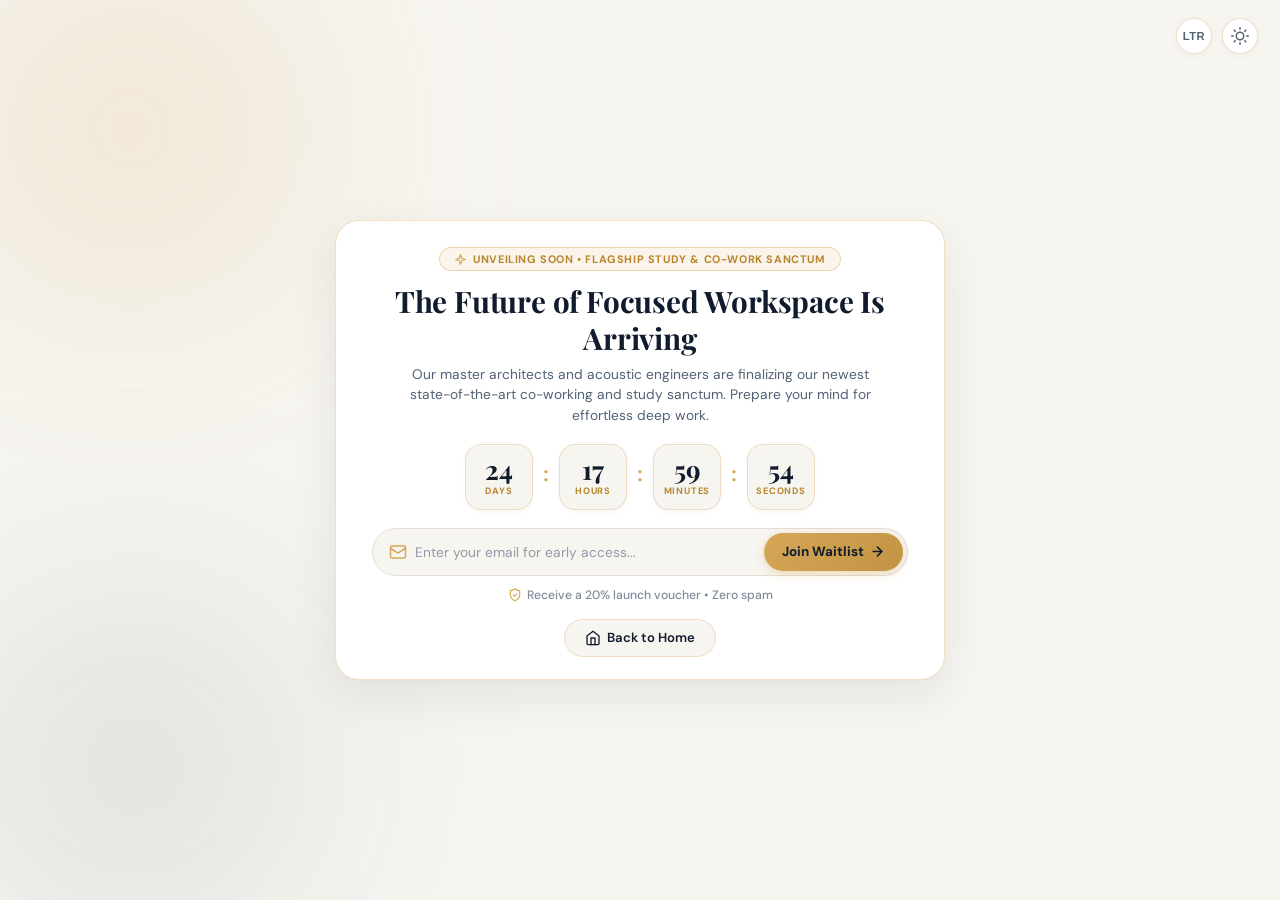
<file: coming-soon.html>
﻿<!DOCTYPE html>
<html lang="en" dir="ltr" data-theme="light">
<head>
  <meta charset="UTF-8">
  <meta name="viewport" content="width=device-width, initial-scale=1.0">
  <title>Coming Soon | Workspace Hub Co-Working &amp; Study</title>
  <meta name="description" content="The future of focused workspace is arriving. Join the waitlist for exclusive opening passes, priority study cabins, and founding member perks.">
  <link rel="icon" type="image/png" href="assets/logo.png">

  <link rel="preconnect" href="https://fonts.googleapis.com">
  <link rel="preconnect" href="https://fonts.gstatic.com" crossorigin>
  <link href="https://fonts.googleapis.com/css2?family=DM+Sans:opsz,wght@9..40,400;9..40,500;9..40,600;9..40,700&family=Inter:wght@400;500;600;700&family=Playfair+Display:ital,wght@0,600;0,700;0,800;1,600&display=swap" rel="stylesheet">

  <link rel="stylesheet" href="coming-soon.css">

  <script>
    // Immediate Theme & Direction Initialization to prevent FOUC
    (function () {
      const savedTheme = localStorage.getItem('nexus_theme') || 'light';
      const savedDir = localStorage.getItem('nexus_dir') || 'ltr';
      document.documentElement.setAttribute('data-theme', savedTheme);
      document.documentElement.setAttribute('dir', savedDir);
    })();
  </script>
</head>
<body class="cs-body">

  <div class="cs-ambient" aria-hidden="true">
    <div class="cs-ambient-glow cs-glow-tl"></div>
    <div class="cs-ambient-glow cs-glow-bl"></div>
  </div>

  <div class="cs-top-actions">
    <button id="csDirBtn" class="cs-circle-btn" title="Toggle RTL/LTR" aria-label="Toggle text direction">
      <span class="cs-dir-text">LTR</span>
    </button>
    <button id="csThemeBtn" class="cs-circle-btn" title="Toggle Light / Dark Mode" aria-label="Toggle color theme">
      <svg class="cs-icon-sun" width="18" height="18" viewBox="0 0 24 24" fill="none" stroke="currentColor" stroke-width="2" stroke-linecap="round" stroke-linejoin="round">
        <circle cx="12" cy="12" r="5"></circle>
        <line x1="12" y1="1" x2="12" y2="3"></line>
        <line x1="12" y1="21" x2="12" y2="23"></line>
        <line x1="4.22" y1="4.22" x2="5.64" y2="5.64"></line>
        <line x1="18.36" y1="18.36" x2="19.78" y2="19.78"></line>
        <line x1="1" y1="12" x2="3" y2="12"></line>
        <line x1="21" y1="12" x2="23" y2="12"></line>
        <line x1="4.22" y1="19.78" x2="5.64" y2="18.36"></line>
        <line x1="18.36" y1="5.64" x2="19.78" y2="4.22"></line>
      </svg>
      <svg class="cs-icon-moon" width="18" height="18" viewBox="0 0 24 24" fill="none" stroke="currentColor" stroke-width="2" stroke-linecap="round" stroke-linejoin="round">
        <path d="M21 12.79A9 9 0 1 1 11.21 3 7 7 0 0 0 21 12.79z"></path>
      </svg>
    </button>
  </div>

  <main class="cs-viewport-container">
    <div class="cs-card">

      <div class="cs-badge-row">
        <div class="cs-pill-badge">
          <svg width="13" height="13" viewBox="0 0 24 24" fill="none" stroke="currentColor" stroke-width="2.2" stroke-linecap="round" stroke-linejoin="round">
            <path d="m12 3-1.912 5.813a2 2 0 0 1-1.275 1.275L3 12l5.813 1.912a2 2 0 0 1 1.275 1.275L12 21l1.912-5.813a2 2 0 0 1 1.275-1.275L21 12l-5.813-1.912a2 2 0 0 1-1.275-1.275L12 3Z"/>
          </svg>
          <span>UNVEILING SOON &bull; FLAGSHIP STUDY &amp; CO-WORK SANCTUM</span>
        </div>
      </div>

      <h1 class="cs-title">
        The Future of Focused Workspace Is<br>Arriving
      </h1>

      <p class="cs-desc">
        Our master architects and acoustic engineers are finalizing our newest state-of-the-art co-working and study sanctum. Prepare your mind for effortless deep work.
      </p>

      <div class="cs-countdown-row" aria-label="Grand Opening Countdown">
        <div class="cs-squircle-box">
          <span id="csDays" class="cs-digit">24</span>
          <span class="cs-label">DAYS</span>
        </div>

        <div class="cs-colon">:</div>

        <div class="cs-squircle-box">
          <span id="csHours" class="cs-digit">17</span>
          <span class="cs-label">HOURS</span>
        </div>

        <div class="cs-colon">:</div>

        <div class="cs-squircle-box">
          <span id="csMinutes" class="cs-digit">59</span>
          <span class="cs-label">MINUTES</span>
        </div>

        <div class="cs-colon">:</div>

        <div class="cs-squircle-box">
          <span id="csSeconds" class="cs-digit">56</span>
          <span class="cs-label">SECONDS</span>
        </div>
      </div>

      <form id="csWaitlistForm" class="cs-waitlist-form" novalidate>
        <div class="cs-pill-input-bar">
          <div class="cs-mail-icon">
            <svg width="18" height="18" viewBox="0 0 24 24" fill="none" stroke="currentColor" stroke-width="2" stroke-linecap="round" stroke-linejoin="round">
              <rect width="20" height="16" x="2" y="4" rx="2"></rect>
              <path d="m22 7-8.97 5.7a1.94 1.94 0 0 1-2.06 0L2 7"></path>
            </svg>
          </div>
          <input 
            type="email" 
            id="csEmailInput" 
            class="cs-input-field" 
            placeholder="Enter your email for early access..." 
            required
            autocomplete="email"
          >
          <button type="submit" id="csSubmitBtn" class="cs-join-btn">
            <span>Join Waitlist</span>
            <svg width="15" height="15" viewBox="0 0 24 24" fill="none" stroke="currentColor" stroke-width="2.5" stroke-linecap="round" stroke-linejoin="round">
              <line x1="5" y1="12" x2="19" y2="12"></line>
              <polyline points="12 5 19 12 12 19"></polyline>
            </svg>
          </button>
        </div>
      </form>

      <div id="csAlertMessage" class="cs-alert-box" style="display: none;" role="alert"></div>

      <div class="cs-guarantee-row">
        <svg width="14" height="14" viewBox="0 0 24 24" fill="none" stroke="currentColor" stroke-width="2" stroke-linecap="round" stroke-linejoin="round">
          <path d="M12 22s8-4 8-10V5l-8-3-8 3v7c0 6 8 10 8 10z"/>
          <path d="m9 12 2 2 4-4"/>
        </svg>
        <span>Receive a 20% launch voucher &bull; Zero spam</span>
      </div>

      <div class="cs-home-row">
        <a href="index.html" class="cs-back-home-btn" title="Return to Workspace Hub Homepage">
          <svg width="16" height="16" viewBox="0 0 24 24" fill="none" stroke="currentColor" stroke-width="2" stroke-linecap="round" stroke-linejoin="round">
            <path d="M3 9l9-7 9 7v11a2 2 0 0 1-2 2H5a2 2 0 0 1-2-2z"/>
            <polyline points="9 22 9 12 15 12 15 22"/>
          </svg>
          <span>Back to Home</span>
        </a>
      </div>

    </div>
  </main>

  <script src="coming-soon.js"></script>
</body>
</html>
</file>
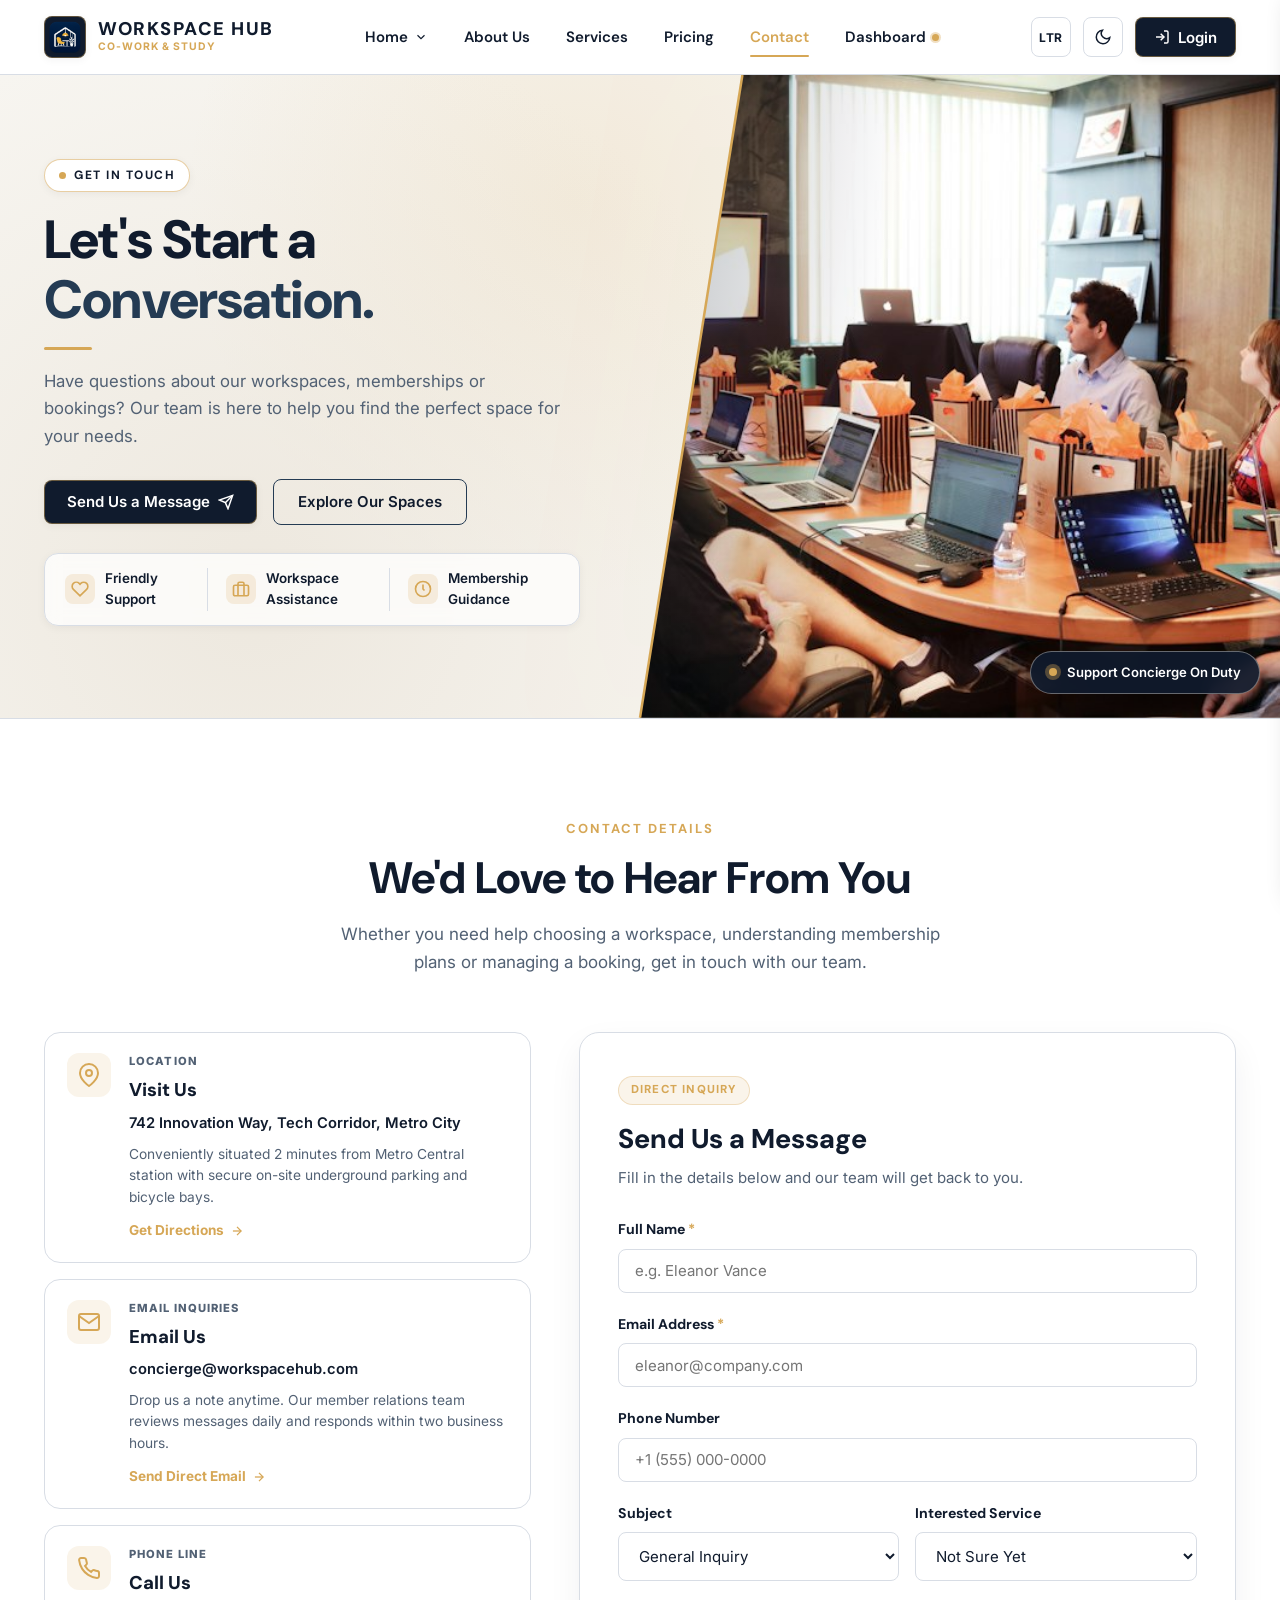
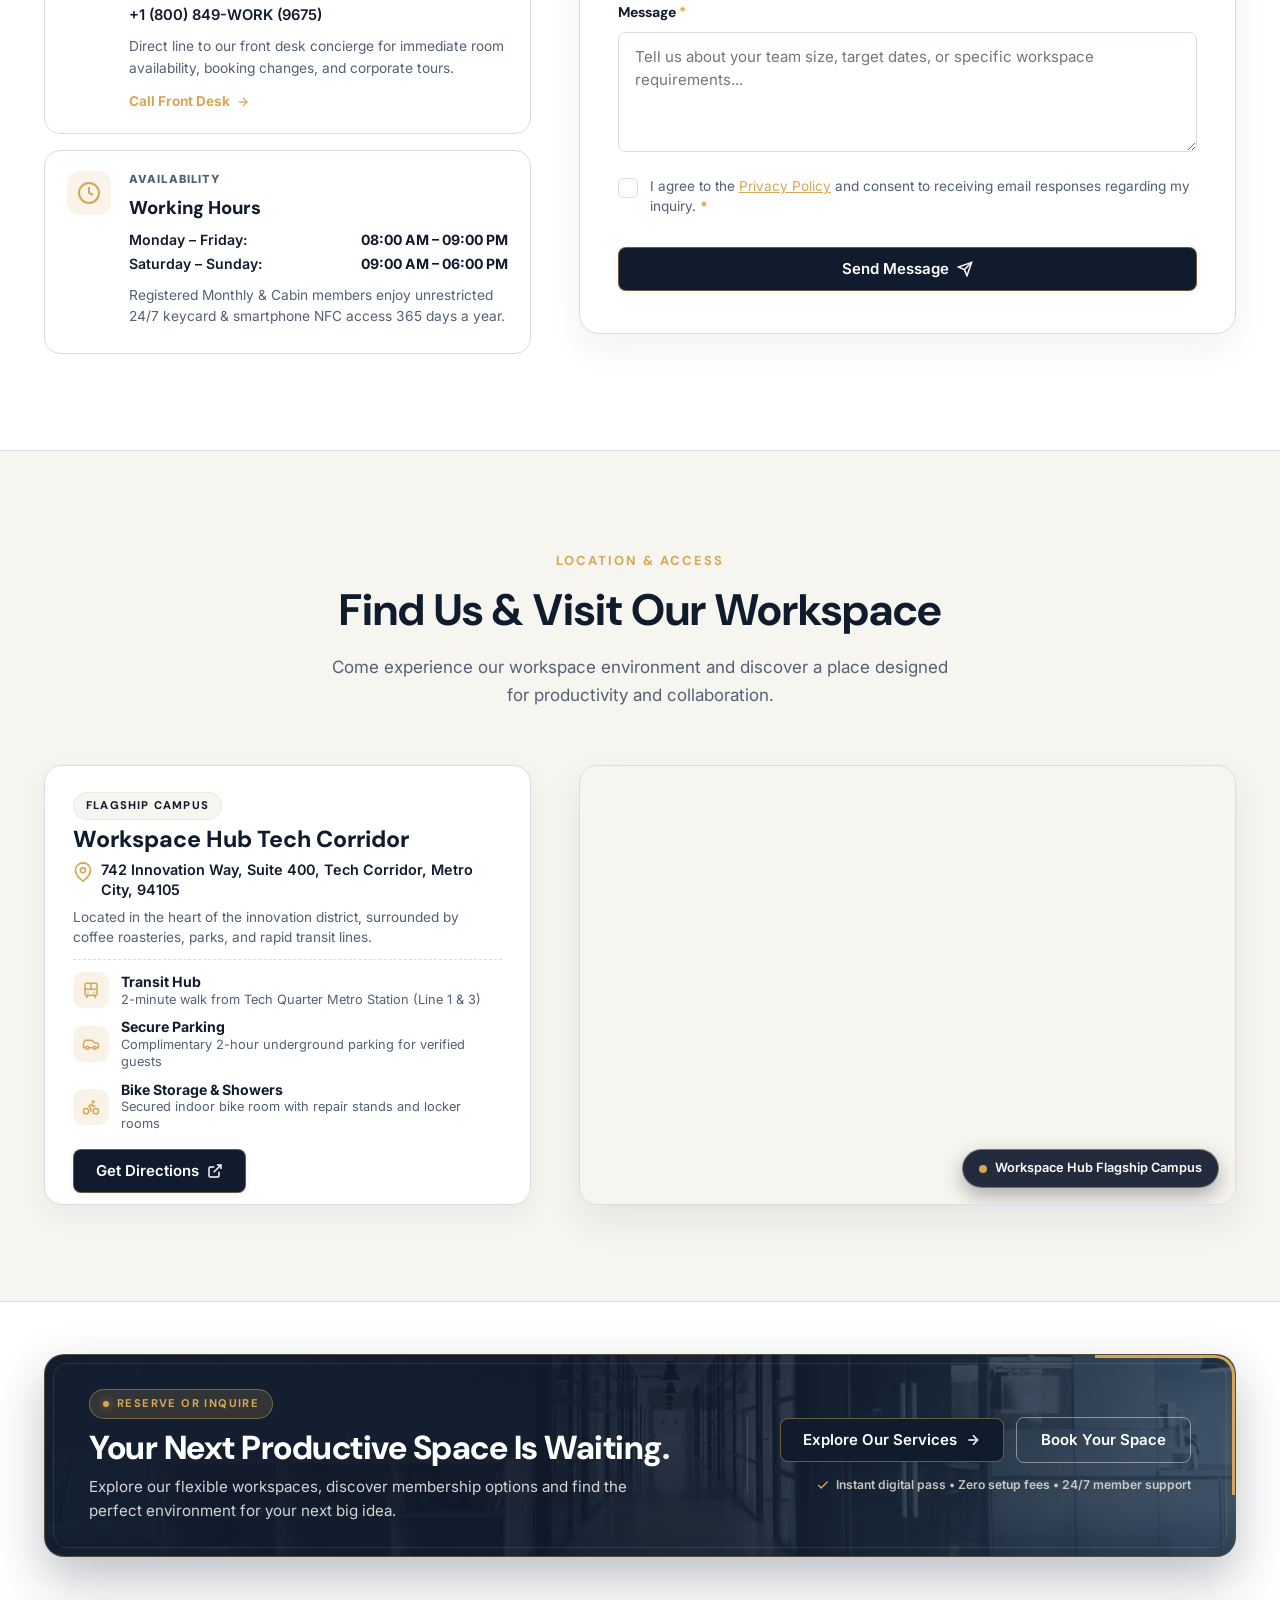
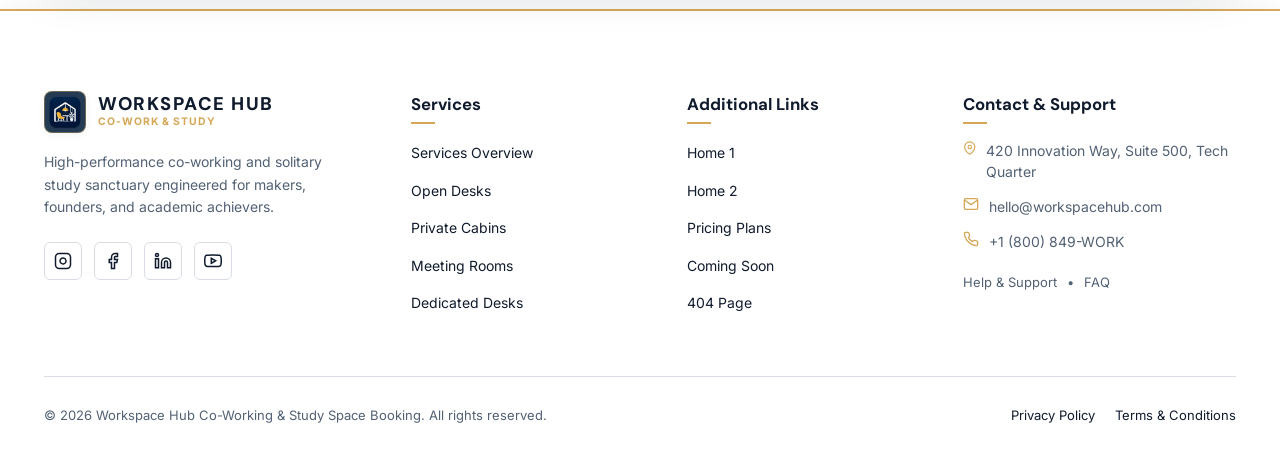
<file: contact.html>
﻿<!DOCTYPE html>
<html lang="en" dir="ltr" data-theme="light">
<head>
  <meta charset="UTF-8">
  <meta name="viewport" content="width=device-width, initial-scale=1.0">
  <title>Workspace Hub | Contact Us – Let's Start a Conversation</title>
  <meta name="description" content="Get in touch with our team for workspace inquiries, membership tours, private cabin bookings, and customer support. Visit us at 742 Innovation Way.">
  <link rel="icon" type="image/png" href="assets/logo.png">
  <link rel="preconnect" href="https://fonts.googleapis.com">
  <link rel="preconnect" href="https://fonts.gstatic.com" crossorigin>
  <link href="https://fonts.googleapis.com/css2?family=DM+Sans:ital,opsz,wght@0,9..40,400;0,9..40,500;0,9..40,600;0,9..40,700;1,9..40,400&family=Inter:wght@300;400;500;600;700&display=swap" rel="stylesheet">
  <link rel="stylesheet" href="contact.css">
  <link rel="stylesheet" href="responsive.css">
</head>
<body class="contact-page">

  <header class="site-header" id="siteHeader">
    <div class="header-container">
      
      <a href="index.html" class="brand-identity">
        <div class="brand-logo-mark">
          <img src="assets/logo.png" alt="Workspace Hub Logo" class="brand-logo-img">
        </div>
        <div class="brand-name-wrap">
          <span class="brand-title">WORKSPACE HUB</span>
          <span class="brand-subtitle">CO-WORK &amp; STUDY</span>
        </div>
      </a>

      <nav class="nav-desktop" aria-label="Main Navigation">
        <ul class="nav-list">
          
          <li class="nav-item has-dropdown">
            <button class="nav-link dropdown-toggle" aria-expanded="false">
              <span>Home</span>
              <svg class="chevron-icon" width="14" height="14" viewBox="0 0 24 24" fill="none" stroke="currentColor" stroke-width="2"><path d="M6 9l6 6 6-6"/></svg>
            </button>
            <div class="dropdown-menu">
              <a href="index.html" class="dropdown-item">
                <div>
                  <strong>Home 1</strong>
                  <p>Premium Poster Redesign</p>
                </div>
              </a>
              <a href="home2.html" class="dropdown-item">
                <div>
                  <strong>Home 2</strong>
                  <p>Editorial Grid Experience</p>
                </div>
              </a>
            </div>
          </li>

          <li class="nav-item">
            <a href="about.html" class="nav-link">About Us</a>
          </li>

          <li class="nav-item">
            <a href="Services.html" class="nav-link">Services</a>
          </li>

          <li class="nav-item">
            <a href="Pricing.html" class="nav-link">Pricing</a>
          </li>

          <li class="nav-item">
            <a href="contact.html" class="nav-link active">Contact</a>
          </li>

          <li class="nav-item">
            <a href="dashboard.html" class="nav-link nav-dashboard-link">
              <span>Dashboard</span>
              <span class="pulse-indicator"></span>
            </a>
          </li>
        </ul>
      </nav>

      <div class="header-controls">
        <button id="rtlToggleBtn" class="control-btn" title="Toggle RTL/LTR" aria-label="Toggle text direction">
          <span class="btn-text-badge">LTR</span>
        </button>

        <button id="themeToggleBtn" class="control-btn" title="Toggle Dark/Light Mode" aria-label="Toggle theme">
          <svg class="theme-icon-sun" width="18" height="18" viewBox="0 0 24 24" fill="none" stroke="currentColor" stroke-width="2"><circle cx="12" cy="12" r="5"/><line x1="12" y1="1" x2="12" y2="3"/><line x1="12" y1="21" x2="12" y2="23"/><line x1="4.22" y1="4.22" x2="5.64" y2="5.64"/><line x1="18.36" y1="18.36" x2="19.78" y2="19.78"/><line x1="1" y1="12" x2="3" y2="12"/><line x1="21" y1="12" x2="23" y2="12"/><line x1="4.22" y1="19.78" x2="5.64" y2="18.36"/><line x1="18.36" y1="5.64" x2="19.78" y2="4.22"/></svg>
          <svg class="theme-icon-moon" width="18" height="18" viewBox="0 0 24 24" fill="none" stroke="currentColor" stroke-width="2"><path d="M21 12.79A9 9 0 1 1 11.21 3 7 7 0 0 0 21 12.79z"/></svg>
        </button>

        <a href="login.html" id="headerLoginBtn" class="btn-primary">
          <svg width="16" height="16" viewBox="0 0 24 24" fill="none" stroke="currentColor" stroke-width="2.2"><path d="M15 3h4a2 2 0 0 1 2 2v14a2 2 0 0 1-2 2h-4"/><polyline points="10 17 15 12 10 7"/><line x1="15" y1="12" x2="3" y2="12"/></svg>
          <span id="loginBtnText">Login</span>
        </a>

        <button id="mobileMenuToggle" class="mobile-toggle-btn" aria-label="Open Navigation Menu">
          <span></span>
          <span></span>
          <span></span>
        </button>
      </div>

    </div>

    <div id="mobileDrawer" class="mobile-drawer" aria-hidden="true">
      <div class="drawer-header">
        <div class="brand-identity">
          <div class="brand-logo-mark">
            <img src="assets/logo.png" alt="Workspace Hub Logo" class="brand-logo-img">
          </div>
          <div class="brand-name-wrap">
            <span class="brand-title">WORKSPACE HUB</span>
            <span class="brand-subtitle">CO-WORK &amp; STUDY</span>
          </div>
        </div>
        <button id="closeDrawerBtn" class="close-drawer-btn" aria-label="Close menu">&times;</button>
      </div>
      <div class="drawer-body">
        <ul class="mobile-nav-list">
          <li><a href="index.html" class="mobile-link" onclick="closeMobileDrawer()">Home 1 (Poster Redesign)</a></li>
          <li><a href="home2.html" class="mobile-link" onclick="closeMobileDrawer()">Home 2 (Editorial Grid)</a></li>
          <li><a href="about.html" class="mobile-link" onclick="closeMobileDrawer()">About Us</a></li>
          <li><a href="Services.html" class="mobile-link" onclick="closeMobileDrawer()">Services</a></li>
          <li><a href="Pricing.html" class="mobile-link" onclick="closeMobileDrawer()">Pricing &amp; Plans</a></li>
          <li><a href="contact.html" class="mobile-link active" onclick="closeMobileDrawer()">Contact</a></li>
          <li>
            <a href="dashboard.html" class="mobile-link mobile-dashboard-btn" onclick="closeMobileDrawer()">
              Member Dashboard
            </a>
          </li>
        </ul>
        <div class="drawer-footer-actions">
          <button class="btn-primary btn-full-width" onclick="closeMobileDrawer()">
            Login to Member Portal
          </button>
        </div>
      </div>
    </div>
  </header>

  <main id="main-content">

    <section class="contact-hero-section" id="contact-hero">
      <div class="container contact-hero-container">
        
        <div class="contact-hero-text">
          <div class="contact-hero-kicker">
            <span class="contact-kicker-dot"></span>
            <span>GET IN TOUCH</span>
          </div>

          <h1 class="contact-hero-title">
            Let's Start a <br>
            <span class="contact-highlight">Conversation.</span>
          </h1>

          <div class="contact-hero-rule" aria-hidden="true"></div>

          <p class="contact-hero-desc">
            Have questions about our workspaces, memberships or bookings? Our team is here to help you find the perfect space for your needs.
          </p>

          <div class="contact-hero-cta-group">
            <a href="#contact-form-section" class="btn-primary">
              <span>Send Us a Message</span>
              <svg width="16" height="16" viewBox="0 0 24 24" fill="none" stroke="currentColor" stroke-width="2.2"><line x1="22" y1="2" x2="11" y2="13"/><polygon points="22 2 15 22 11 13 2 9 22 2"/></svg>
            </a>
            <a href="Services.html" class="btn-secondary">
              <span>Explore Our Spaces</span>
            </a>
          </div>

          <div class="contact-hero-highlights-strip">
            <div class="contact-highlight-item">
              <div class="contact-feat-icon">
                <svg width="18" height="18" viewBox="0 0 24 24" fill="none" stroke="#D6A756" stroke-width="2.2"><path d="M20.84 4.61a5.5 5.5 0 0 0-7.78 0L12 5.67l-1.06-1.06a5.5 5.5 0 0 0-7.78 7.78l1.06 1.06L12 21.23l7.78-7.78 1.06-1.06a5.5 5.5 0 0 0 0-7.78z"/></svg>
              </div>
              <span>Friendly Support</span>
            </div>

            <div class="contact-highlight-item">
              <div class="contact-feat-icon">
                <svg width="18" height="18" viewBox="0 0 24 24" fill="none" stroke="#D6A756" stroke-width="2.2"><rect x="2" y="7" width="20" height="14" rx="2" ry="2"/><path d="M16 21V5a2 2 0 0 0-2-2h-4a2 2 0 0 0-2 2v16"/></svg>
              </div>
              <span>Workspace Assistance</span>
            </div>

            <div class="contact-highlight-item">
              <div class="contact-feat-icon">
                <svg width="18" height="18" viewBox="0 0 24 24" fill="none" stroke="#D6A756" stroke-width="2.2"><circle cx="12" cy="12" r="10"/><polyline points="12 6 12 12 14 14"/></svg>
              </div>
              <span>Membership Guidance</span>
            </div>
          </div>
        </div>

      </div>

      <div class="contact-hero-visual">
        <div class="contact-diagonal-image-wrap">
          <img src="assets/faq-workspace.jpg" alt="Workspace Hub Front Desk Concierge Team" class="contact-hero-img" onerror="this.onerror=null;this.src='asstes/faq-workspace.jpg';">
        </div>

        <svg class="contact-diagonal-line-svg" viewBox="0 0 100 100" preserveAspectRatio="none" aria-hidden="true">
          <line x1="16" y1="0" x2="0" y2="100" class="contact-diagonal-stroke" />
        </svg>

        <div class="contact-floating-pill">
          <div class="contact-pulse-dot"></div>
          <span>Support Concierge On Duty</span>
        </div>
      </div>
    </section>

    <section class="contact-section-split" id="contact-form-section">
      <div class="container">
        
        <div class="section-header text-center">
          <div class="section-kicker">CONTACT DETAILS</div>
          <h2 class="section-title">We'd Love to Hear From You</h2>
          <p class="section-subtitle">
            Whether you need help choosing a workspace, understanding membership plans or managing a booking, get in touch with our team.
          </p>
        </div>

        <div class="contact-split-grid">
          
          <div class="contact-cards-stack">
            
            <article class="contact-info-card">
              <div class="info-card-icon-wrap">
                <svg width="24" height="24" viewBox="0 0 24 24" fill="none" stroke="currentColor" stroke-width="2"><path d="M21 10c0 7-9 13-9 13s-9-6-9-13a9 9 0 0 1 18 0z"/><circle cx="12" cy="10" r="3"/></svg>
              </div>
              <div class="info-card-content">
                <span class="info-card-badge">LOCATION</span>
                <h3 class="info-card-title">Visit Us</h3>
                <address class="info-card-detail">
                  742 Innovation Way, Tech Corridor, Metro City
                </address>
                <p class="info-card-desc">
                  Conveniently situated 2 minutes from Metro Central station with secure on-site underground parking and bicycle bays.
                </p>
                <a href="#map-section" class="info-card-link">
                  <span>Get Directions</span>
                  <svg width="14" height="14" viewBox="0 0 24 24" fill="none" stroke="currentColor" stroke-width="2.2"><line x1="5" y1="12" x2="19" y2="12"/><polyline points="12 5 19 12 12 19"/></svg>
                </a>
              </div>
            </article>

            <article class="contact-info-card">
              <div class="info-card-icon-wrap">
                <svg width="24" height="24" viewBox="0 0 24 24" fill="none" stroke="currentColor" stroke-width="2"><path d="M4 4h16c1.1 0 2 .9 2 2v12c0 1.1-.9 2-2 2H4c-1.1 0-2-.9-2-2V6c0-1.1.9-2 2-2z"/><polyline points="22,6 12,13 2,6"/></svg>
              </div>
              <div class="info-card-content">
                <span class="info-card-badge">EMAIL INQUIRIES</span>
                <h3 class="info-card-title">Email Us</h3>
                <div class="info-card-detail">
                  <a href="mailto:concierge@workspacehub.com" class="contact-direct-link">concierge@workspacehub.com</a>
                </div>
                <p class="info-card-desc">
                  Drop us a note anytime. Our member relations team reviews messages daily and responds within two business hours.
                </p>
                <a href="mailto:concierge@workspacehub.com" class="info-card-link">
                  <span>Send Direct Email</span>
                  <svg width="14" height="14" viewBox="0 0 24 24" fill="none" stroke="currentColor" stroke-width="2.2"><line x1="5" y1="12" x2="19" y2="12"/><polyline points="12 5 19 12 12 19"/></svg>
                </a>
              </div>
            </article>

            <article class="contact-info-card">
              <div class="info-card-icon-wrap">
                <svg width="24" height="24" viewBox="0 0 24 24" fill="none" stroke="currentColor" stroke-width="2"><path d="M22 16.92v3a2 2 0 0 1-2.18 2 19.79 19.79 0 0 1-8.63-3.07 19.5 19.5 0 0 1-6-6 19.79 19.79 0 0 1-3.07-8.67A2 2 0 0 1 4.11 2h3a2 2 0 0 1 2 1.72 12.84 12.84 0 0 0 .7 2.81 2 2 0 0 1-.45 2.11L8.09 9.91a16 16 0 0 0 6 6l1.27-1.27a2 2 0 0 1 2.11-.45 12.84 12.84 0 0 0 2.81.7A2 2 0 0 1 22 16.92z"/></svg>
              </div>
              <div class="info-card-content">
                <span class="info-card-badge">PHONE LINE</span>
                <h3 class="info-card-title">Call Us</h3>
                <div class="info-card-detail">
                  <a href="tel:+18008499675" class="contact-direct-link">+1 (800) 849-WORK (9675)</a>
                </div>
                <p class="info-card-desc">
                  Direct line to our front desk concierge for immediate room availability, booking changes, and corporate tours.
                </p>
                <a href="tel:+18008499675" class="info-card-link">
                  <span>Call Front Desk</span>
                  <svg width="14" height="14" viewBox="0 0 24 24" fill="none" stroke="currentColor" stroke-width="2.2"><line x1="5" y1="12" x2="19" y2="12"/><polyline points="12 5 19 12 12 19"/></svg>
                </a>
              </div>
            </article>

            <article class="contact-info-card">
              <div class="info-card-icon-wrap">
                <svg width="24" height="24" viewBox="0 0 24 24" fill="none" stroke="currentColor" stroke-width="2"><circle cx="12" cy="12" r="10"/><polyline points="12 6 12 12 16 14"/></svg>
              </div>
              <div class="info-card-content">
                <span class="info-card-badge">AVAILABILITY</span>
                <h3 class="info-card-title">Working Hours</h3>
                <div class="info-card-detail hours-detail">
                  <div class="hours-row">
                    <span>Monday – Friday:</span>
                    <strong>08:00 AM – 09:00 PM</strong>
                  </div>
                  <div class="hours-row">
                    <span>Saturday – Sunday:</span>
                    <strong>09:00 AM – 06:00 PM</strong>
                  </div>
                </div>
                <p class="info-card-desc">
                  Registered Monthly &amp; Cabin members enjoy unrestricted 24/7 keycard &amp; smartphone NFC access 365 days a year.
                </p>
              </div>
            </article>

          </div>

          <div class="contact-form-column">
            <div class="contact-form-card">
              <div class="form-card-header">
                <span class="form-kicker-tag">DIRECT INQUIRY</span>
                <h3 class="form-title">Send Us a Message</h3>
                <p class="form-subtitle">Fill in the details below and our team will get back to you.</p>
              </div>

              <form id="nexusContactForm" class="contact-form" novalidate onsubmit="handleContactSubmit(event)">
                
                <div class="form-group" id="groupName">
                  <label for="contactFullName" class="form-label">Full Name <span class="required-star">*</span></label>
                  <div class="input-wrap">
                    <input type="text" id="contactFullName" name="fullName" class="form-input" placeholder="e.g. Eleanor Vance" required autocomplete="name">
                  </div>
                  <span class="field-error-msg" id="errorName">Please enter your full name.</span>
                </div>

                <div class="form-group" id="groupEmail">
                  <label for="contactEmail" class="form-label">Email Address <span class="required-star">*</span></label>
                  <div class="input-wrap">
                    <input type="email" id="contactEmail" name="email" class="form-input" placeholder="eleanor@company.com" required autocomplete="email">
                  </div>
                  <span class="field-error-msg" id="errorEmail">Please enter a valid email address.</span>
                </div>

                <div class="form-group" id="groupPhone">
                  <label for="contactPhone" class="form-label">Phone Number</label>
                  <div class="input-wrap">
                    <input type="tel" id="contactPhone" name="phone" class="form-input" placeholder="+1 (555) 000-0000" autocomplete="tel">
                  </div>
                  <span class="field-error-msg" id="errorPhone">Please enter a valid phone number.</span>
                </div>

                <div class="form-row-2">
                  <div class="form-group" id="groupSubject">
                    <label for="contactSubject" class="form-label">Subject</label>
                    <select id="contactSubject" name="subject" class="form-select">
                      <option value="General Inquiry" selected>General Inquiry</option>
                      <option value="Workspace Booking">Workspace Booking</option>
                      <option value="Membership Plans">Membership Plans</option>
                      <option value="Private Cabins">Private Cabins</option>
                      <option value="Meeting Rooms">Meeting Rooms</option>
                      <option value="Study Zones">Study Zones</option>
                      <option value="Technical Support">Technical Support</option>
                      <option value="Other">Other</option>
                    </select>
                  </div>

                  <div class="form-group" id="groupService">
                    <label for="contactService" class="form-label">Interested Service</label>
                    <select id="contactService" name="service" class="form-select">
                      <option value="Open Desk">Open Desk</option>
                      <option value="Private Cabin">Private Cabin</option>
                      <option value="Meeting Room">Meeting Room</option>
                      <option value="Dedicated Desk">Dedicated Desk</option>
                      <option value="Study Zone">Study Zone</option>
                      <option value="Virtual Office">Virtual Office</option>
                      <option value="Not Sure Yet" selected>Not Sure Yet</option>
                    </select>
                  </div>
                </div>

                <div class="form-group" id="groupMessage">
                  <label for="contactMessage" class="form-label">Message <span class="required-star">*</span></label>
                  <textarea id="contactMessage" name="message" class="form-textarea" rows="4" placeholder="Tell us about your team size, target dates, or specific workspace requirements..." required></textarea>
                  <span class="field-error-msg" id="errorMessage">Please write a message with at least 10 characters.</span>
                </div>

                <div class="form-group form-checkbox-group" id="groupConsent">
                  <label class="checkbox-label" for="contactConsent">
                    <input type="checkbox" id="contactConsent" name="consent" class="form-checkbox" required>
                    <span class="checkbox-custom"></span>
                    <span class="checkbox-text">
                      I agree to the <a href="#map-section" onclick="openGenericModal('Privacy Policy', 'Your contact information is safely stored and only used to respond to your inquiry. We never share or sell personal data.'); return false;">Privacy Policy</a> and consent to receiving email responses regarding my inquiry. <span class="required-star">*</span>
                    </span>
                  </label>
                  <span class="field-error-msg" id="errorConsent">You must accept the privacy policy to submit.</span>
                </div>

                <div class="form-submit-row">
                  <button type="submit" id="contactSubmitBtn" class="btn-primary btn-full-width">
                    <span class="btn-text">Send Message</span>
                    <svg class="btn-icon" width="16" height="16" viewBox="0 0 24 24" fill="none" stroke="currentColor" stroke-width="2.2"><line x1="22" y1="2" x2="11" y2="13"/><polygon points="22 2 15 22 11 13 2 9 22 2"/></svg>
                    <span class="spinner-icon" aria-hidden="true"></span>
                  </button>
                </div>

                <div id="formStatusBanner" class="form-status-banner" style="display: none;" role="status"></div>

              </form>
            </div>
          </div>

        </div>

      </div>
    </section>

    <section class="contact-section-map" id="map-section">
      <div class="container">
        
        <div class="section-header text-center">
          <div class="section-kicker">LOCATION &amp; ACCESS</div>
          <h2 class="section-title">Find Us &amp; Visit Our Workspace</h2>
          <p class="section-subtitle">
            Come experience our workspace environment and discover a place designed for productivity and collaboration.
          </p>
        </div>

        <div class="map-split-grid">
          
          <div class="map-info-col">
            <div class="map-info-card">
              <span class="map-kicker-tag">FLAGSHIP CAMPUS</span>
              <h3 class="map-info-title">Workspace Hub Tech Corridor</h3>
              <p class="map-info-address">
                <svg width="20" height="20" viewBox="0 0 24 24" fill="none" stroke="#D6A756" stroke-width="2"><path d="M21 10c0 7-9 13-9 13s-9-6-9-13a9 9 0 0 1 18 0z"/><circle cx="12" cy="10" r="3"/></svg>
                <span>742 Innovation Way, Suite 400, Tech Corridor, Metro City, 94105</span>
              </p>

              <p class="map-info-desc">
                Located in the heart of the innovation district, surrounded by coffee roasteries, parks, and rapid transit lines.
              </p>

              <div class="map-transit-features">
                <div class="transit-item">
                  <div class="transit-icon">
                    <svg width="18" height="18" viewBox="0 0 24 24" fill="none" stroke="currentColor" stroke-width="2" stroke-linecap="round" stroke-linejoin="round"><rect x="4" y="3" width="16" height="16" rx="2"/><path d="M4 11h16"/><path d="M12 3v8"/><path d="m8 19-2 3"/><path d="m18 22-2-3"/><path d="M8 15h0"/><path d="M16 15h0"/></svg>
                  </div>
                  <div>
                    <strong>Transit Hub</strong>
                    <span>2-minute walk from Tech Quarter Metro Station (Line 1 &amp; 3)</span>
                  </div>
                </div>

                <div class="transit-item">
                  <div class="transit-icon">
                    <svg width="18" height="18" viewBox="0 0 24 24" fill="none" stroke="currentColor" stroke-width="2" stroke-linecap="round" stroke-linejoin="round"><path d="M19 17h2c.6 0 1-.4 1-1v-3c0-.9-.7-1.7-1.5-1.9C18.7 10.6 16 10 16 10s-1.3-1.4-2.2-2.3c-.5-.4-1.1-.7-1.8-.7H5c-.6 0-1.1.4-1.4.9l-1.4 2.9A3.7 3.7 0 0 0 2 12v4c0 .6.4 1 1 1h2"/><circle cx="7" cy="17" r="2"/><path d="M9 17h6"/><circle cx="17" cy="17" r="2"/></svg>
                  </div>
                  <div>
                    <strong>Secure Parking</strong>
                    <span>Complimentary 2-hour underground parking for verified guests</span>
                  </div>
                </div>

                <div class="transit-item">
                  <div class="transit-icon">
                    <svg width="18" height="18" viewBox="0 0 24 24" fill="none" stroke="currentColor" stroke-width="2" stroke-linecap="round" stroke-linejoin="round"><circle cx="18.5" cy="17.5" r="3.5"/><circle cx="5.5" cy="17.5" r="3.5"/><circle cx="15" cy="5" r="1"/><path d="M12 17.5V14l-3-3 4-3 2 3h2"/></svg>
                  </div>
                  <div>
                    <strong>Bike Storage &amp; Showers</strong>
                    <span>Secured indoor bike room with repair stands and locker rooms</span>
                  </div>
                </div>
              </div>

              <div class="map-action-wrap">
                <a href="https://maps.google.com/?q=742+Innovation+Way+Tech+Corridor" target="_blank" rel="noopener noreferrer" class="btn-primary">
                  <span>Get Directions</span>
                  <svg width="16" height="16" viewBox="0 0 24 24" fill="none" stroke="currentColor" stroke-width="2.2"><path d="M18 13v6a2 2 0 0 1-2 2H5a2 2 0 0 1-2-2V8a2 2 0 0 1 2-2h6"/><polyline points="15 3 21 3 21 9"/><line x1="10" y1="14" x2="21" y2="3"/></svg>
                </a>
              </div>
            </div>
          </div>

          <div class="map-display-col">
            <div class="interactive-map-frame">
              <iframe 
                class="osm-map-iframe"
                title="Workspace Hub Co-Working &amp; Study Space Location Map"
                src="https://www.openstreetmap.org/export/embed.html?bbox=-122.408%2C37.785%2C-122.395%2C37.795&amp;layer=mapnik&amp;marker=37.790%2C-122.401"
                loading="lazy"
                aria-label="Map showing Workspace Hub location at 742 Innovation Way">
              </iframe>
              <div class="map-frame-badge">
                <span class="map-badge-dot"></span>
                <span>Workspace Hub Flagship Campus</span>
              </div>
            </div>
          </div>

        </div>

      </div>
    </section>

    <section class="contact-section-cta" id="contact-closing-cta">
      <div class="container">
        
        <div class="contact-closing-card">
          <div class="contact-cta-bg-layer"></div>
          <div class="contact-cta-terracotta-frame"></div>
          
          <div class="contact-cta-content">
            <div class="contact-cta-left">
              <span class="contact-cta-pill">
                <span class="contact-cta-pill-dot"></span>
                RESERVE OR INQUIRE
              </span>
              <h2 class="contact-cta-heading">Your Next Productive Space Is Waiting.</h2>
              <p class="contact-cta-description">
                Explore our flexible workspaces, discover membership options and find the perfect environment for your next big idea.
              </p>
            </div>
            
            <div class="contact-cta-right">
              <div class="contact-cta-buttons">
                <a href="Services.html" class="btn-primary">
                  <span>Explore Our Services</span>
                  <svg width="16" height="16" viewBox="0 0 24 24" fill="none" stroke="currentColor" stroke-width="2.2"><line x1="5" y1="12" x2="19" y2="12"/><polyline points="12 5 19 12 12 19"/></svg>
                </a>
                <button class="btn-secondary contact-cta-outline-btn" onclick="openBookingModal('all')">
                  <span>Book Your Space</span>
                </button>
              </div>
              <div class="contact-cta-trust-note">
                <svg width="14" height="14" viewBox="0 0 24 24" fill="none" stroke="#D6A756" stroke-width="2.4"><polyline points="20 6 9 17 4 12"/></svg>
                <span>Instant digital pass • Zero setup fees • 24/7 member support</span>
              </div>
            </div>
          </div>
        </div>

      </div>
    </section>

  </main>

  <footer class="site-footer" id="footer-contact">
    <div class="container">

      <div class="footer-columns-grid">

        <div class="footer-col col-brand">
          <div class="brand-identity footer-brand">
            <div class="brand-logo-mark">
              <img src="assets/logo.png" alt="Workspace Hub Logo" class="brand-logo-img">
            </div>
            <div class="brand-name-wrap">
              <span class="brand-title light-text">WORKSPACE HUB</span>
              <span class="brand-subtitle light-text">CO-WORK &amp; STUDY</span>
            </div>
          </div>
          <p class="footer-brand-desc">
            High-performance co-working and solitary study sanctuary engineered for makers, founders, and academic
            achievers.
          </p>
          <div class="social-links-row">
            <a href="https://instagram.com" target="_blank" rel="noopener noreferrer" class="social-icon"
              aria-label="Instagram">
              <svg width="18" height="18" viewBox="0 0 24 24" fill="none" stroke="currentColor" stroke-width="2">
                <rect x="2" y="2" width="20" height="20" rx="5" ry="5" />
                <path d="M16 11.37A4 4 0 1 1 12.63 8 4 4 0 0 1 16 11.37z" />
                <line x1="17.5" y1="6.5" x2="17.51" y2="6.5" />
              </svg>
            </a>
            <a href="https://facebook.com" target="_blank" rel="noopener noreferrer" class="social-icon"
              aria-label="Facebook">
              <svg width="18" height="18" viewBox="0 0 24 24" fill="none" stroke="currentColor" stroke-width="2">
                <path d="M18 2h-3a5 5 0 0 0-5 5v3H7v4h3v8h4v-8h3l1-4h-4V7a1 1 0 0 1 1-1h3z" />
              </svg>
            </a>
            <a href="https://linkedin.com" target="_blank" rel="noopener noreferrer" class="social-icon"
              aria-label="LinkedIn">
              <svg width="18" height="18" viewBox="0 0 24 24" fill="none" stroke="currentColor" stroke-width="2">
                <path d="M16 8a6 6 0 0 1 6 6v7h-4v-7a2 2 0 0 0-2-2 2 2 0 0 0-2 2v7h-4v-7a6 6 0 0 1 6-6z" />
                <rect x="2" y="9" width="4" height="12" />
                <circle cx="4" cy="4" r="2" />
              </svg>
            </a>
            <a href="https://youtube.com" target="_blank" rel="noopener noreferrer" class="social-icon"
              aria-label="YouTube">
              <svg width="18" height="18" viewBox="0 0 24 24" fill="none" stroke="currentColor" stroke-width="2">
                <path
                  d="M22.54 6.42a2.78 2.78 0 0 0-1.94-2C18.88 4 12 4 12 4s-6.88 0-8.6.46a2.78 2.78 0 0 0-1.94 2A29 29 0 0 0 1 11.75a29 29 0 0 0 .46 5.33A2.78 2.78 0 0 0 3.4 19c1.72.46 8.6.46 8.6.46s6.88 0 8.6-.46a2.78 2.78 0 0 0 1.94-2 29 29 0 0 0 .46-5.25 29 29 0 0 0-.46-5.33z" />
                <polygon points="9.75 15.02 15.5 11.75 9.75 8.48 9.75 15.02" />
              </svg>
            </a>
          </div>
        </div>

        <div class="footer-col">
          <h4 class="footer-col-title">Services</h4>
          <ul class="footer-links-list">
            <li><a href="Services.html">Services Overview</a></li>
            <li><a href="Services Details.html?service=open-desk">Open Desks</a></li>
            <li><a href="Services Details.html?service=private-cabin">Private Cabins</a></li>
            <li><a href="Services Details.html?service=meeting-room">Meeting Rooms</a></li>
            <li><a href="Services Details.html?service=dedicated-desk">Dedicated Desks</a></li>
          </ul>
        </div>

        <div class="footer-col">
          <h4 class="footer-col-title">Additional Links</h4>
          <ul class="footer-links-list">
            <li><a href="index.html">Home 1</a></li>
            <li><a href="home2.html">Home 2</a></li>
            <li><a href="Pricing.html">Pricing Plans</a></li>
            <li><a href="coming-soon.html">Coming Soon</a></li>
            <li><a href="404.html">404 Page</a></li>
          </ul>
        </div>

        <div class="footer-col">
          <h4 class="footer-col-title">Contact &amp; Support</h4>
          <ul class="footer-contact-info">
            <li>
              <svg width="16" height="16" viewBox="0 0 24 24" fill="none" stroke="#D6A756" stroke-width="2">
                <path d="M21 10c0 7-9 13-9 13s-9-6-9-13a9 9 0 0 1 18 0z" />
                <circle cx="12" cy="10" r="3" />
              </svg>
              <span>420 Innovation Way, Suite 500, Tech Quarter</span>
            </li>
            <li>
              <svg width="16" height="16" viewBox="0 0 24 24" fill="none" stroke="#D6A756" stroke-width="2">
                <path d="M4 4h16c1.1 0 2 .9 2 2v12c0 1.1-.9 2-2 2H4c-1.1 0-2-.9-2-2V6c0-1.1.9-2 2-2z" />
                <polyline points="22,6 12,13 2,6" />
              </svg>
              <span>hello@workspacehub.com</span>
            </li>
            <li>
              <svg width="16" height="16" viewBox="0 0 24 24" fill="none" stroke="#D6A756" stroke-width="2">
                <path
                  d="M22 16.92v3a2 2 0 0 1-2.18 2 19.79 19.79 0 0 1-8.63-3.07 19.5 19.5 0 0 1-6-6 19.79 19.79 0 0 1-3.07-8.67A2 2 0 0 1 4.11 2h3a2 2 0 0 1 2 1.72 12.84 12.84 0 0 0 .7 2.81 2 2 0 0 1-.45 2.11L8.09 9.91a16 16 0 0 0 6 6l1.27-1.27a2 2 0 0 1 2.11-.45 12.84 12.84 0 0 0 2.81.7A2 2 0 0 1 22 16.92z" />
              </svg>
              <span>+1 (800) 849-WORK</span>
            </li>
          </ul>
          <div class="footer-help-links">
            <a href="#hero"
              onclick="openGenericModal('Help & Support', 'Our concierge support team is available on site Mon-Sat 08:00 - 20:00 and 24/7 via member chat.')">Help
              &amp; Support</a>
            <span class="sep">•</span>
            <a href="#hero"
              onclick="openGenericModal('Frequently Asked Questions', 'Q: Are day passes available?<br>A: Yes, daily access starts from $25.<br><br>Q: Is high-speed internet included?<br>A: Yes, 1 Gbps fiber on all tiers.')">FAQ</a>
          </div>
        </div>

      </div>

      <div class="footer-bottom-bar">
        <p class="copyright-text">
          &copy; 2026 Workspace Hub Co-Working &amp; Study Space Booking. All rights reserved.
        </p>
        <div class="footer-legal-links">
          <a href="#hero"
            onclick="openGenericModal('Privacy Policy', 'Your personal and biometric verification data is strictly encrypted and never shared.')">Privacy
            Policy</a>
          <a href="#hero"
            onclick="openGenericModal('Terms & Conditions', 'Bookings can be rescheduled up to 2 hours before scheduled slot.')">Terms
            &amp; Conditions</a>
        </div>
      </div>

    </div>
  </footer>

  <div class="modal-backdrop" id="dashboardModal" aria-hidden="true">
    <div class="modal-dialog dashboard-dialog" role="dialog" aria-modal="true">
      <button class="modal-close-btn" onclick="closeDashboardModal()" aria-label="Close dialog">&times;</button>
      
      <div class="dashboard-header-bar">
        <div class="user-profile-summary">
          <div class="user-avatar-circle">AM</div>
          <div>
            <h3 class="dash-user-name" id="dashUserName">Alex Morgan</h3>
            <span class="dash-user-plan" id="dashUserPlan">Monthly Member Plan</span>
          </div>
        </div>
        <button class="btn-secondary btn-sm" onclick="handleLogout()">Logout</button>
      </div>

      <div class="dashboard-stats-row">
        <div class="stat-card">
          <span class="stat-num">3</span>
          <span class="stat-lbl">Active Bookings</span>
        </div>
        <div class="stat-card">
          <span class="stat-num">5 hrs</span>
          <span class="stat-lbl">Meeting Credits</span>
        </div>
        <div class="stat-card">
          <span class="stat-num">24/7</span>
          <span class="stat-lbl">Active Keycard</span>
        </div>
      </div>

      <div class="dashboard-bookings-section">
        <div class="d-flex justify-between align-center mb-3">
          <h4 class="section-subheading">Your Workspace Reservations</h4>
          <button class="btn-primary btn-sm" onclick="closeDashboardModal(); openBookingModal('open-desk');">
            + New Booking
          </button>
        </div>

        <div class="table-responsive">
          <table class="dashboard-table">
            <thead>
              <tr>
                <th>Booking ID</th>
                <th>Space Category</th>
                <th>Date &amp; Time</th>
                <th>Seat / Room</th>
                <th>Action</th>
              </tr>
            </thead>
            <tbody id="dashboardBookingsList">
            </tbody>
          </table>
        </div>
      </div>
    </div>
  </div>

  <div class="modal-backdrop" id="bookingModal" aria-hidden="true">
    <div class="modal-dialog booking-dialog" role="dialog" aria-modal="true">
      <button class="modal-close-btn" onclick="closeBookingModal()" aria-label="Close">&times;</button>
      
      <div class="modal-header">
        <h3 class="modal-title">Reserve Workspace</h3>
        <p class="modal-subtitle">Select your preferred space and duration for instant digital access.</p>
      </div>

      <form id="spaceBookingForm" class="booking-form" onsubmit="handleBookingSubmit(event)">
        <div class="form-row-2">
          <div class="form-group">
            <label for="spaceTypeSelect" class="form-label">Workspace Category</label>
            <select id="spaceTypeSelect" class="form-select" onchange="updateBookingPricing()">
              <option value="open-desk">Open Desk ($5/hr)</option>
              <option value="private-cabin">Private Cabin ($18/hr)</option>
              <option value="meeting-room">Meeting Room ($35/hr)</option>
              <option value="dedicated-desk">Dedicated Desk ($12/hr)</option>
              <option value="study-zone">Quiet Study Zone ($4/hr)</option>
              <option value="virtual-office">Virtual Office Package ($25/day)</option>
            </select>
          </div>
          <div class="form-group">
            <label for="bookingDuration" class="form-label">Duration</label>
            <select id="bookingDuration" class="form-select" onchange="updateBookingPricing()">
              <option value="2">2 Hours</option>
              <option value="4" selected>4 Hours (Half Day)</option>
              <option value="8">8 Hours (Full Day Pass)</option>
              <option value="24">Weekly / Monthly Plan</option>
            </select>
          </div>
        </div>

        <div class="form-row-2">
          <div class="form-group">
            <label for="bookingDate" class="form-label">Date</label>
            <input type="date" id="bookingDate" class="form-input" required>
          </div>
          <div class="form-group">
            <label for="bookingTime" class="form-label">Arrival Time</label>
            <select id="bookingTime" class="form-select">
              <option value="08:00">08:00 AM</option>
              <option value="09:00" selected>09:00 AM</option>
              <option value="11:00">11:00 AM</option>
              <option value="14:00">02:00 PM</option>
              <option value="16:00">04:00 PM</option>
              <option value="18:00">06:00 PM</option>
            </select>
          </div>
        </div>

        <div class="booking-summary-box">
          <div class="summary-line">
            <span>Selected Space:</span>
            <strong id="summarySpaceName">Open Desk</strong>
          </div>
          <div class="summary-line">
            <span>Calculated Total:</span>
            <span class="summary-total-price" id="summaryPrice">$20.00</span>
          </div>
        </div>

        <button type="submit" class="btn-primary btn-full-width">
          Confirm Reservation
        </button>
      </form>
    </div>
  </div>

  <div class="modal-backdrop" id="genericModal" aria-hidden="true">
    <div class="modal-dialog generic-dialog" role="dialog" aria-modal="true">
      <button class="modal-close-btn" onclick="closeGenericModal()" aria-label="Close">&times;</button>
      <h3 id="genericModalTitle" class="modal-title">Information</h3>
      <div id="genericModalBody" class="modal-body-content"></div>
      <div class="modal-footer-cta">
        <button class="btn-primary" onclick="closeGenericModal()">Close</button>
      </div>
    </div>
  </div>

  <div id="toastContainer" class="toast-container" aria-live="polite"></div>

  <script src="contact.js"></script>
</body>
</html>
</file>
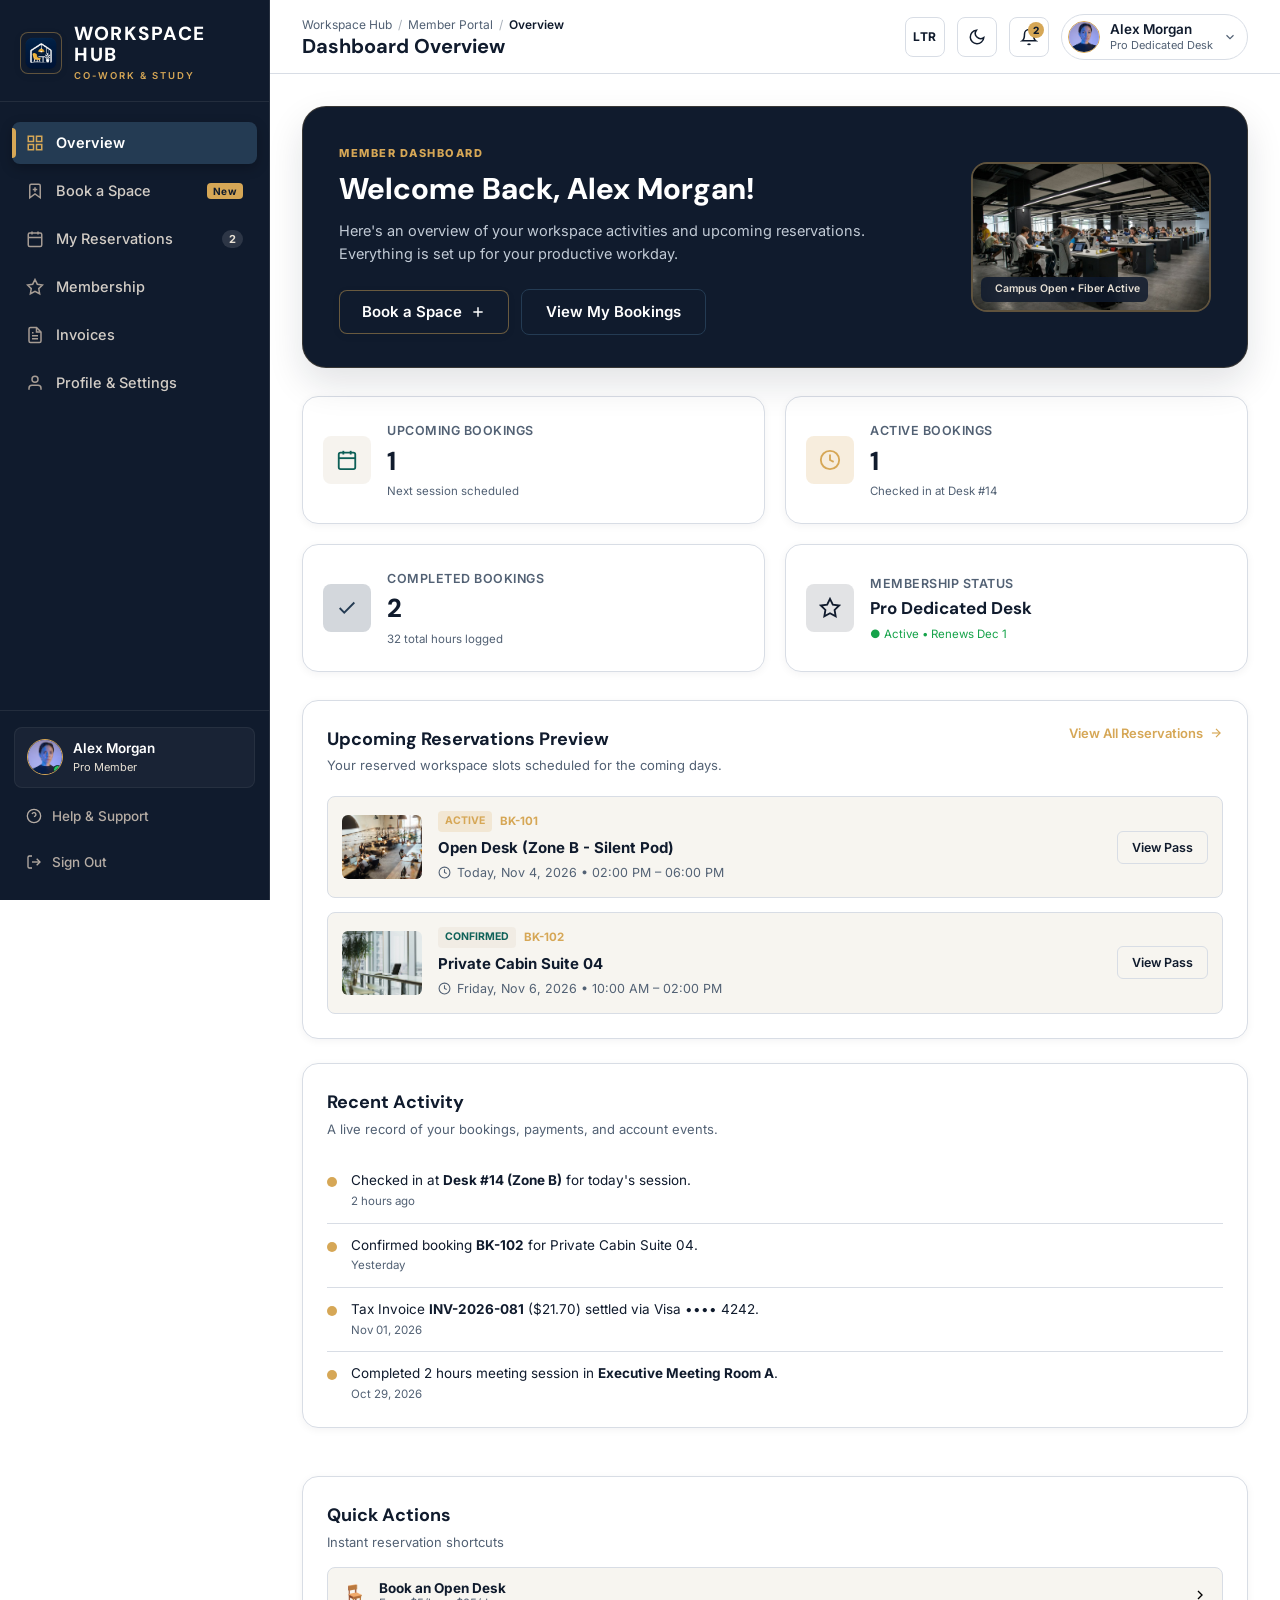
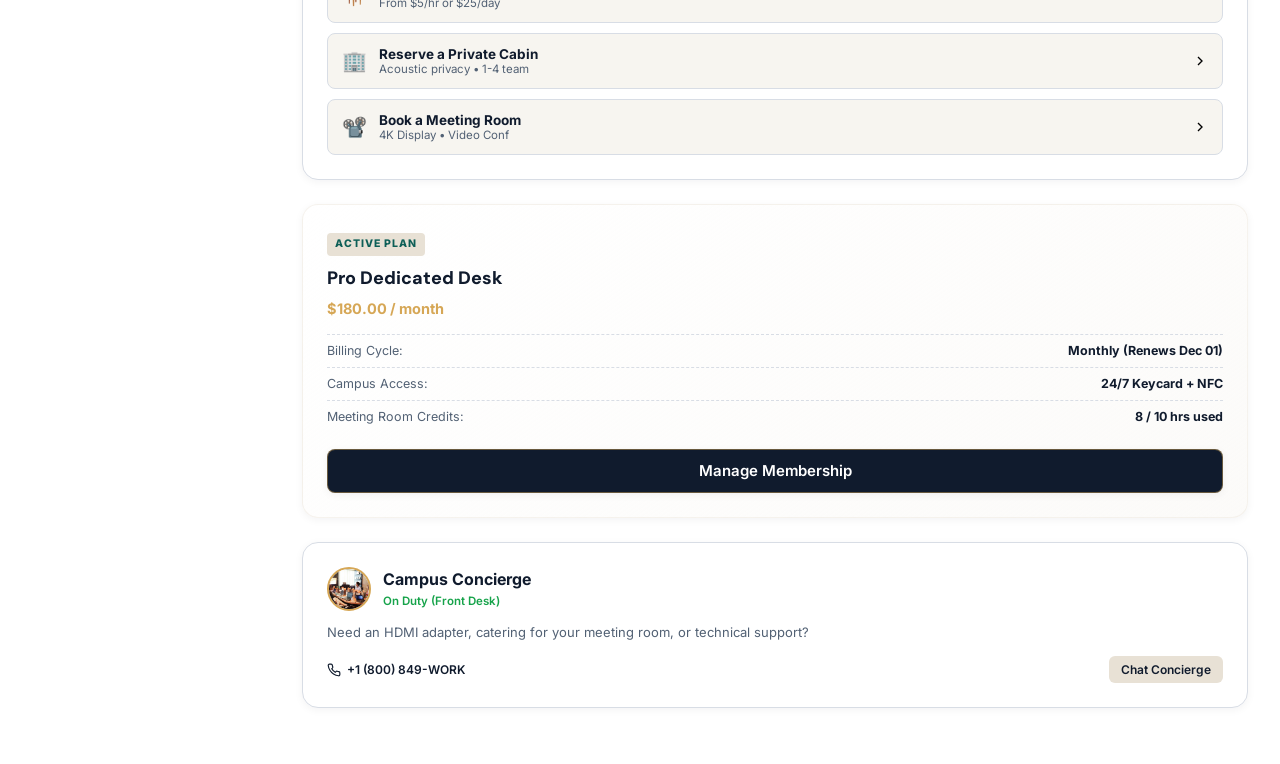
<file: dashboard.html>
﻿<!DOCTYPE html>
<html lang="en" dir="ltr" data-theme="light">
<head>
  <meta charset="UTF-8">
  <meta name="viewport" content="width=device-width, initial-scale=1.0">
  <title>Workspace Hub | Member Dashboard &amp; Workspace Booking</title>
  <meta name="description" content="Customer member portal for booking desks and cabins by date and time, managing reservations, upgrading memberships, and downloading invoices.">
  <link rel="icon" type="image/png" href="assets/logo.png">
  
  <link rel="preconnect" href="https://fonts.googleapis.com">
  <link rel="preconnect" href="https://fonts.gstatic.com" crossorigin>
  <link href="https://fonts.googleapis.com/css2?family=DM+Sans:ital,opsz,wght@0,9..40,400;0,9..40,500;0,9..40,600;0,9..40,700;1,9..40,400&family=Inter:wght@300;400;500;600;700&display=swap" rel="stylesheet">
  
  <link rel="stylesheet" href="index.css">
  <link rel="stylesheet" href="dashboard.css">
  <link rel="stylesheet" href="responsive.css">
</head>
<body class="dashboard-body">

  <div class="dashboard-layout" id="dashboardLayout">

    <aside class="dashboard-sidebar" id="dashboardSidebar" aria-label="Member Navigation">
      
      <div class="sidebar-brand-wrap">
        <a href="index.html" class="sidebar-brand-link" title="Back to Workspace Hub Home">
          <div class="brand-logo-mark">
            <img src="assets/logo.png" alt="Workspace Hub Logo" class="brand-logo-img">
          </div>
          <div class="brand-text-block">
            <span class="brand-title">WORKSPACE HUB</span>
            <span class="brand-subtitle">CO-WORK &amp; STUDY</span>
          </div>
        </a>
        <button id="sidebarCloseBtn" class="sidebar-close-btn" aria-label="Close sidebar">&times;</button>
      </div>

      <nav class="sidebar-nav">
        <ul class="sidebar-menu">
          
          <li class="sidebar-item">
            <button class="sidebar-link active" data-tab="overview" onclick="switchTab('overview')">
              <span class="sidebar-icon">
                <svg width="18" height="18" viewBox="0 0 24 24" fill="none" stroke="currentColor" stroke-width="2"><rect x="3" y="3" width="7" height="7"/><rect x="14" y="3" width="7" height="7"/><rect x="14" y="14" width="7" height="7"/><rect x="3" y="14" width="7" height="7"/></svg>
              </span>
              <span class="sidebar-label">Overview</span>
            </button>
          </li>

          <li class="sidebar-item">
            <button class="sidebar-link" data-tab="book" onclick="switchTab('book')">
              <span class="sidebar-icon">
                <svg width="18" height="18" viewBox="0 0 24 24" fill="none" stroke="currentColor" stroke-width="2"><path d="M19 21l-7-5-7 5V5a2 2 0 0 1 2-2h10a2 2 0 0 1 2 2z"/><line x1="12" y1="7" x2="12" y2="13"/><line x1="9" y1="10" x2="15" y2="10"/></svg>
              </span>
              <span class="sidebar-label">Book a Space</span>
              <span class="sidebar-badge-accent">New</span>
            </button>
          </li>

          <li class="sidebar-item">
            <button class="sidebar-link" data-tab="reservations" onclick="switchTab('reservations')">
              <span class="sidebar-icon">
                <svg width="18" height="18" viewBox="0 0 24 24" fill="none" stroke="currentColor" stroke-width="2"><rect x="3" y="4" width="18" height="18" rx="2" ry="2"/><line x1="16" y1="2" x2="16" y2="6"/><line x1="8" y1="2" x2="8" y2="6"/><line x1="3" y1="10" x2="21" y2="10"/></svg>
              </span>
              <span class="sidebar-label">My Reservations</span>
              <span class="sidebar-count-badge" id="sidebarBookingCount">0</span>
            </button>
          </li>

          <li class="sidebar-item">
            <button class="sidebar-link" data-tab="membership" onclick="switchTab('membership')">
              <span class="sidebar-icon">
                <svg width="18" height="18" viewBox="0 0 24 24" fill="none" stroke="currentColor" stroke-width="2"><path d="M12 2l3.09 6.26L22 9.27l-5 4.87 1.18 6.88L12 17.77l-6.18 3.25L7 14.14 2 9.27l6.91-1.01L12 2z"/></svg>
              </span>
              <span class="sidebar-label">Membership</span>
            </button>
          </li>

          <li class="sidebar-item">
            <button class="sidebar-link" data-tab="invoices" onclick="switchTab('invoices')">
              <span class="sidebar-icon">
                <svg width="18" height="18" viewBox="0 0 24 24" fill="none" stroke="currentColor" stroke-width="2"><path d="M14 2H6a2 2 0 0 0-2 2v16a2 2 0 0 0 2 2h12a2 2 0 0 0 2-2V8z"/><polyline points="14 2 14 8 20 8"/><line x1="16" y1="13" x2="8" y2="13"/><line x1="16" y1="17" x2="8" y2="17"/><polyline points="10 9 9 9 8 9"/></svg>
              </span>
              <span class="sidebar-label">Invoices</span>
            </button>
          </li>

          <li class="sidebar-item">
            <button class="sidebar-link" data-tab="profile" onclick="switchTab('profile')">
              <span class="sidebar-icon">
                <svg width="18" height="18" viewBox="0 0 24 24" fill="none" stroke="currentColor" stroke-width="2"><path d="M20 21v-2a4 4 0 0 0-4-4H8a4 4 0 0 0-4 4v2"/><circle cx="12" cy="7" r="4"/></svg>
              </span>
              <span class="sidebar-label">Profile &amp; Settings</span>
            </button>
          </li>

        </ul>
      </nav>

      <div class="sidebar-footer">
        
        <div class="sidebar-user-card" onclick="switchTab('profile')">
          <div class="user-avatar-wrap">
            <img src="assets/user-1.jpg" alt="Member Avatar" id="sidebarUserAvatar" onerror="this.onerror=null;this.src='asstes/user-1.jpg';">
            <span class="user-status-dot" title="Active Member"></span>
          </div>
          <div class="user-meta-wrap">
            <span class="user-name" id="sidebarUserName">Alex Morgan</span>
            <span class="user-plan-tag" id="sidebarUserPlan">Pro Dedicated</span>
          </div>
        </div>

        <button class="sidebar-action-btn" onclick="openSupportModal()">
          <svg width="16" height="16" viewBox="0 0 24 24" fill="none" stroke="currentColor" stroke-width="2"><circle cx="12" cy="12" r="10"/><path d="M9.09 9a3 3 0 0 1 5.83 1c0 2-3 3-3 3"/><line x1="12" y1="17" x2="12.01" y2="17"/></svg>
          <span>Help &amp; Support</span>
        </button>

        <button class="sidebar-action-btn btn-logout" onclick="handleLogout()">
          <svg width="16" height="16" viewBox="0 0 24 24" fill="none" stroke="currentColor" stroke-width="2"><path d="M9 21H5a2 2 0 0 1-2-2V5a2 2 0 0 1 2-2h4"/><polyline points="16 17 21 12 16 7"/><line x1="21" y1="12" x2="9" y2="12"/></svg>
          <span>Sign Out</span>
        </button>

      </div>

    </aside>

    <div class="sidebar-backdrop" id="sidebarBackdrop" onclick="closeSidebarDrawer()"></div>

    <div class="dashboard-main-wrapper">
      
      <header class="dashboard-topbar">
        
        <div class="topbar-left">
          <button id="dashboardMobileToggle" class="mobile-toggle-btn" aria-label="Toggle Sidebar Navigation">
            <span></span>
            <span></span>
            <span></span>
          </button>
          
          <div class="topbar-title-block">
            <nav class="topbar-breadcrumb" aria-label="Breadcrumb">
              <a href="index.html">Workspace Hub</a>
              <span class="breadcrumb-sep">/</span>
              <span>Member Portal</span>
              <span class="breadcrumb-sep">/</span>
              <span id="breadcrumbCurrent" class="breadcrumb-active">Overview</span>
            </nav>
            <h1 class="topbar-title" id="topbarTitle">Dashboard Overview</h1>
          </div>
        </div>

        <div class="topbar-right">
          
          <button id="dashRtlBtn" class="control-btn" title="Toggle RTL/LTR" onclick="toggleDirection()">
            <span class="btn-text-badge">LTR</span>
          </button>

          <button id="dashThemeBtn" class="control-btn" title="Toggle Dark/Light Mode" onclick="toggleTheme()">
            <svg class="theme-icon-sun" width="18" height="18" viewBox="0 0 24 24" fill="none" stroke="currentColor" stroke-width="2"><circle cx="12" cy="12" r="5"/><line x1="12" y1="1" x2="12" y2="3"/><line x1="12" y1="21" x2="12" y2="23"/><line x1="4.22" y1="4.22" x2="5.64" y2="5.64"/><line x1="18.36" y1="18.36" x2="19.78" y2="19.78"/><line x1="1" y1="12" x2="3" y2="12"/><line x1="21" y1="12" x2="23" y2="12"/><line x1="4.22" y1="19.78" x2="5.64" y2="18.36"/><line x1="18.36" y1="5.64" x2="19.78" y2="4.22"/></svg>
            <svg class="theme-icon-moon" width="18" height="18" viewBox="0 0 24 24" fill="none" stroke="currentColor" stroke-width="2"><path d="M21 12.79A9 9 0 1 1 11.21 3 7 7 0 0 0 21 12.79z"/></svg>
          </button>

          <div class="notification-wrap">
            <button id="dashNotificationBtn" class="control-btn notif-bell-btn" title="View Notifications" onclick="toggleNotificationsPanel(event)">
              <svg width="18" height="18" viewBox="0 0 24 24" fill="none" stroke="currentColor" stroke-width="2"><path d="M18 8A6 6 0 0 0 6 8c0 7-3 9-3 9h18s-3-2-3-9"/><path d="M13.73 21a2 2 0 0 1-3.46 0"/></svg>
              <span class="notif-badge" id="notificationBadge">2</span>
            </button>

            <div class="notifications-panel" id="notificationsPanel">
              <div class="notif-header">
                <h3>Member Notifications</h3>
                <button class="notif-mark-read" onclick="markAllNotificationsRead()">Mark all as read</button>
              </div>
              <div class="notif-list" id="notificationsList">
              </div>
              <div class="notif-footer">
                <span class="notif-sync-text">Synchronized with campus reservation system</span>
              </div>
            </div>
          </div>

          <div class="profile-menu-wrap">
            <button class="profile-menu-btn" id="dashProfileTrigger" onclick="toggleProfileMenu(event)">
              <div class="profile-avatar">
                <img src="assets/user-1.jpg" alt="Member Avatar" id="topbarAvatar" onerror="this.onerror=null;this.src='asstes/user-1.jpg';">
              </div>
              <div class="profile-info-text">
                <span class="profile-name" id="topbarUserName">Alex Morgan</span>
                <span class="profile-role" id="topbarUserPlan">Pro Member</span>
              </div>
              <svg class="profile-chevron" width="14" height="14" viewBox="0 0 24 24" fill="none" stroke="currentColor" stroke-width="2"><polyline points="6 9 12 15 18 9"/></svg>
            </button>

            <div class="profile-dropdown" id="profileDropdown">
              <div class="dropdown-user-header">
                <strong id="dropdownUserFullName">Alex Morgan</strong>
                <span id="dropdownUserEmail">alex.morgan@workspace.com</span>
              </div>
              <div class="dropdown-divider"></div>
              <ul class="dropdown-list">
                <li>
                  <button onclick="switchTab('profile'); closeProfileMenu()">
                    <svg width="16" height="16" viewBox="0 0 24 24" fill="none" stroke="currentColor" stroke-width="2"><path d="M20 21v-2a4 4 0 0 0-4-4H8a4 4 0 0 0-4 4v2"/><circle cx="12" cy="7" r="4"/></svg>
                    <span>My Profile</span>
                  </button>
                </li>
                <li>
                  <button onclick="switchTab('profile'); closeProfileMenu()">
                    <svg width="16" height="16" viewBox="0 0 24 24" fill="none" stroke="currentColor" stroke-width="2"><circle cx="12" cy="12" r="3"/><path d="M19.4 15a1.65 1.65 0 0 0 .33 1.82l.06.06a2 2 0 0 1 0 2.83 2 2 0 0 1-2.83 0l-.06-.06a1.65 1.65 0 0 0-1.82-.33 1.65 1.65 0 0 0-1 1.51V21a2 2 0 0 1-2 2 2 2 0 0 1-2-2v-.09A1.65 1.65 0 0 0 9 19.4a1.65 1.65 0 0 0-1.82.33l-.06.06a2 2 0 0 1-2.83 0 2 2 0 0 1 0-2.83l.06-.06a1.65 1.65 0 0 0 .33-1.82 1.65 1.65 0 0 0-1.51-1H3a2 2 0 0 1-2-2 2 2 0 0 1 2-2h.09A1.65 1.65 0 0 0 4.6 9a1.65 1.65 0 0 0-.33-1.82l-.06-.06a2 2 0 0 1 0-2.83 2 2 0 0 1 2.83 0l.06.06a1.65 1.65 0 0 0 1.82.33H9a1.65 1.65 0 0 0 1-1.51V3a2 2 0 0 1 2-2 2 2 0 0 1 2 2v.09a1.65 1.65 0 0 0 1 1.51 1.65 1.65 0 0 0 1.82-.33l.06-.06a2 2 0 0 1 2.83 0 2 2 0 0 1 0 2.83l-.06.06a1.65 1.65 0 0 0-.33 1.82V9a1.65 1.65 0 0 0 1.51 1H21a2 2 0 0 1 2 2 2 2 0 0 1-2 2h-.09a1.65 1.65 0 0 0-1.51 1z"/></svg>
                    <span>Account Settings</span>
                  </button>
                </li>
                <li>
                  <button onclick="openSupportModal(); closeProfileMenu()">
                    <svg width="16" height="16" viewBox="0 0 24 24" fill="none" stroke="currentColor" stroke-width="2"><circle cx="12" cy="12" r="10"/><path d="M9.09 9a3 3 0 0 1 5.83 1c0 2-3 3-3 3"/><line x1="12" y1="17" x2="12.01" y2="17"/></svg>
                    <span>Help &amp; Support</span>
                  </button>
                </li>
                <li class="dropdown-divider"></li>
                <li>
                  <button class="dropdown-logout" onclick="handleLogout()">
                    <svg width="16" height="16" viewBox="0 0 24 24" fill="none" stroke="currentColor" stroke-width="2"><path d="M9 21H5a2 2 0 0 1-2-2V5a2 2 0 0 1 2-2h4"/><polyline points="16 17 21 12 16 7"/><line x1="21" y1="12" x2="9" y2="12"/></svg>
                    <span>Sign Out</span>
                  </button>
                </li>
              </ul>
            </div>
          </div>

        </div>

      </header>

      <main class="dashboard-content" id="dashboardContent">

        <section class="dashboard-view active" id="view-overview">
          
          <div class="overview-welcome-card">
            <div class="welcome-text-wrap">
              <span class="welcome-kicker">MEMBER DASHBOARD</span>
              <h2 class="welcome-title" id="welcomeMemberName">Welcome Back, Alex Morgan!</h2>
              <p class="welcome-desc">
                Here's an overview of your workspace activities and upcoming reservations. Everything is set up for your productive workday.
              </p>
              <div class="welcome-actions">
                <button class="btn-primary" onclick="switchTab('book')">
                  <span>Book a Space</span>
                  <svg width="16" height="16" viewBox="0 0 24 24" fill="none" stroke="currentColor" stroke-width="2.2"><line x1="12" y1="5" x2="12" y2="19"/><line x1="5" y1="12" x2="19" y2="12"/></svg>
                </button>
                <button class="btn-secondary" onclick="switchTab('reservations')">
                  <span>View My Bookings</span>
                </button>
              </div>
            </div>
            <div class="welcome-graphic">
              <div class="welcome-graphic-frame">
                <img src="assets/hero-editorial.jpg" alt="Workspace Hub Campus Interior" class="welcome-img" onerror="this.onerror=null;this.src='asstes/hero-editorial.jpg';">
                <div class="welcome-badge-live">
                  <span class="pulse-dot"></span>
                  <span>Campus Open • Fiber Active</span>
                </div>
              </div>
            </div>
          </div>

          <div class="dashboard-stats-grid">
            
            <div class="stat-card" onclick="switchTab('reservations', 'upcoming')">
              <div class="stat-icon-wrap icon-aqua">
                <svg width="22" height="22" viewBox="0 0 24 24" fill="none" stroke="currentColor" stroke-width="2"><rect x="3" y="4" width="18" height="18" rx="2" ry="2"/><line x1="16" y1="2" x2="16" y2="6"/><line x1="8" y1="2" x2="8" y2="6"/><line x1="3" y1="10" x2="21" y2="10"/></svg>
              </div>
              <div class="stat-content">
                <span class="stat-label">Upcoming Bookings</span>
                <div class="stat-value" id="statUpcomingCount">1</div>
                <span class="stat-subtext">Next session scheduled</span>
              </div>
            </div>

            <div class="stat-card" onclick="switchTab('reservations', 'active')">
              <div class="stat-icon-wrap icon-terracotta">
                <svg width="22" height="22" viewBox="0 0 24 24" fill="none" stroke="currentColor" stroke-width="2"><circle cx="12" cy="12" r="10"/><polyline points="12 6 12 12 16 14"/></svg>
              </div>
              <div class="stat-content">
                <span class="stat-label">Active Bookings</span>
                <div class="stat-value" id="statActiveCount">1</div>
                <span class="stat-subtext text-terracotta">Checked in at Desk #14</span>
              </div>
            </div>

            <div class="stat-card" onclick="switchTab('reservations', 'completed')">
              <div class="stat-icon-wrap icon-brown">
                <svg width="22" height="22" viewBox="0 0 24 24" fill="none" stroke="currentColor" stroke-width="2"><polyline points="20 6 9 17 4 12"/></svg>
              </div>
              <div class="stat-content">
                <span class="stat-label">Completed Bookings</span>
                <div class="stat-value" id="statCompletedCount">2</div>
                <span class="stat-subtext">32 total hours logged</span>
              </div>
            </div>

            <div class="stat-card" onclick="switchTab('membership')">
              <div class="stat-icon-wrap icon-dark">
                <svg width="22" height="22" viewBox="0 0 24 24" fill="none" stroke="currentColor" stroke-width="2"><path d="M12 2l3.09 6.26L22 9.27l-5 4.87 1.18 6.88L12 17.77l-6.18 3.25L7 14.14 2 9.27l6.91-1.01L12 2z"/></svg>
              </div>
              <div class="stat-content">
                <span class="stat-label">Membership Status</span>
                <div class="stat-value text-plan" id="statPlanName">Pro Dedicated</div>
                <span class="stat-subtext text-success">● Active • Renews Dec 1</span>
              </div>
            </div>

          </div>

          <div class="overview-split-layout">
            
            <div class="overview-main-col">
              
              <div class="dashboard-panel">
                <div class="panel-header">
                  <div class="panel-title-wrap">
                    <h3 class="panel-title">Upcoming Reservations Preview</h3>
                    <p class="panel-subtitle">Your reserved workspace slots scheduled for the coming days.</p>
                  </div>
                  <button class="panel-link-btn" onclick="switchTab('reservations')">
                    <span>View All Reservations</span>
                    <svg width="14" height="14" viewBox="0 0 24 24" fill="none" stroke="currentColor" stroke-width="2"><line x1="5" y1="12" x2="19" y2="12"/><polyline points="12 5 19 12 12 19"/></svg>
                  </button>
                </div>

                <div class="upcoming-preview-list" id="overviewUpcomingList">
                </div>
              </div>

              <div class="dashboard-panel">
                <div class="panel-header">
                  <div class="panel-title-wrap">
                    <h3 class="panel-title">Recent Activity</h3>
                    <p class="panel-subtitle">A live record of your bookings, payments, and account events.</p>
                  </div>
                </div>

                <div class="activity-feed" id="overviewActivityFeed">
                </div>
              </div>

            </div>

            <div class="overview-side-col">
              
              <div class="dashboard-panel panel-quick-actions">
                <h3 class="panel-title">Quick Actions</h3>
                <p class="panel-subtitle">Instant reservation shortcuts</p>
                <div class="quick-action-buttons">
                  <button class="quick-action-btn" onclick="startQuickBooking('open-desk')">
                    <div class="qa-icon">🪑</div>
                    <div class="qa-text">
                      <strong>Book an Open Desk</strong>
                      <span>From $5/hr or $25/day</span>
                    </div>
                    <svg width="16" height="16" viewBox="0 0 24 24" fill="none" stroke="currentColor" stroke-width="2"><polyline points="9 18 15 12 9 6"/></svg>
                  </button>

                  <button class="quick-action-btn" onclick="startQuickBooking('private-cabin')">
                    <div class="qa-icon">🏢</div>
                    <div class="qa-text">
                      <strong>Reserve a Private Cabin</strong>
                      <span>Acoustic privacy • 1-4 team</span>
                    </div>
                    <svg width="16" height="16" viewBox="0 0 24 24" fill="none" stroke="currentColor" stroke-width="2"><polyline points="9 18 15 12 9 6"/></svg>
                  </button>

                  <button class="quick-action-btn" onclick="startQuickBooking('meeting-room')">
                    <div class="qa-icon">📽️</div>
                    <div class="qa-text">
                      <strong>Book a Meeting Room</strong>
                      <span>4K Display • Video Conf</span>
                    </div>
                    <svg width="16" height="16" viewBox="0 0 24 24" fill="none" stroke="currentColor" stroke-width="2"><polyline points="9 18 15 12 9 6"/></svg>
                  </button>
                </div>
              </div>

              <div class="dashboard-panel panel-membership-summary">
                <div class="membership-summary-badge">ACTIVE PLAN</div>
                <h3 class="ms-plan-title" id="msPlanTitle">Pro Dedicated Desk</h3>
                <p class="ms-plan-price" id="msPlanPrice">$180.00 / month</p>
                <div class="ms-detail-row">
                  <span>Billing Cycle:</span>
                  <strong>Monthly (Renews Dec 01)</strong>
                </div>
                <div class="ms-detail-row">
                  <span>Campus Access:</span>
                  <strong>24/7 Keycard + NFC</strong>
                </div>
                <div class="ms-detail-row">
                  <span>Meeting Room Credits:</span>
                  <strong>8 / 10 hrs used</strong>
                </div>
                
                <button class="btn-primary btn-full-width" style="margin-top: 16px;" onclick="switchTab('membership')">
                  <span>Manage Membership</span>
                </button>
              </div>

              <div class="dashboard-panel panel-concierge-card">
                <div class="concierge-avatar-row">
                  <img src="assets/faq-workspace.jpg" alt="Concierge Desk" class="concierge-thumb" onerror="this.onerror=null;this.src='asstes/faq-workspace.jpg';">
                  <div>
                    <strong>Campus Concierge</strong>
                    <span class="concierge-status">On Duty (Front Desk)</span>
                  </div>
                </div>
                <p class="concierge-text">
                  Need an HDMI adapter, catering for your meeting room, or technical support?
                </p>
                <div class="concierge-contacts">
                  <a href="tel:+18008499675" class="concierge-contact-link">
                    <svg width="14" height="14" viewBox="0 0 24 24" fill="none" stroke="currentColor" stroke-width="2"><path d="M22 16.92v3a2 2 0 0 1-2.18 2 19.79 19.79 0 0 1-8.63-3.07 19.5 19.5 0 0 1-6-6 19.79 19.79 0 0 1-3.07-8.67A2 2 0 0 1 4.11 2h3a2 2 0 0 1 2 1.72 12.84 12.84 0 0 0 .7 2.81 2 2 0 0 1-.45 2.11L8.09 9.91a16 16 0 0 0 6 6l1.27-1.27a2 2 0 0 1 2.11-.45 12.84 12.84 0 0 0 2.81.7A2 2 0 0 1 22 16.92z"/></svg>
                    <span>+1 (800) 849-WORK</span>
                  </a>
                  <button class="concierge-btn-sm" onclick="openSupportModal()">Chat Concierge</button>
                </div>
              </div>

            </div>

          </div>

        </section>

        <section class="dashboard-view" id="view-book">
          
          <div class="booking-engine-wrapper">
            
            <div class="view-header">
              <span class="view-kicker">REAL-TIME RESERVATION</span>
              <h2 class="view-title">Book a Workspace</h2>
              <p class="view-subtitle">
                Select your preferred workspace type, choose your date and time slot, check live availability, and confirm your booking instantly.
              </p>
            </div>

            <div class="booking-stepper">
              <div class="step-indicator active" id="stepIndicator1">
                <span class="step-num">1</span>
                <span class="step-title">Workspace</span>
              </div>
              <div class="step-line" id="stepLine1"></div>
              <div class="step-indicator" id="stepIndicator2">
                <span class="step-num">2</span>
                <span class="step-title">Date &amp; Time</span>
              </div>
              <div class="step-line" id="stepLine2"></div>
              <div class="step-indicator" id="stepIndicator3">
                <span class="step-num">3</span>
                <span class="step-title">Capacity &amp; Add-ons</span>
              </div>
              <div class="step-line" id="stepLine3"></div>
              <div class="step-indicator" id="stepIndicator4">
                <span class="step-num">4</span>
                <span class="step-title">Confirm</span>
              </div>
            </div>

            <form id="nexusBookingEngineForm" onsubmit="handleBookingFormSubmit(event)">
              
              <div class="booking-step-panel active" id="bookingStep1">
                <h3 class="step-heading">Step 1: Choose Your Workspace Category</h3>
                <p class="step-subtext">Click on any workspace to inspect its amenities and select it for reservation.</p>

                <div class="workspace-selection-grid">
                  
                  <div class="space-select-card active" data-space-key="open-desk" onclick="selectWorkspaceCard('open-desk')">
                    <div class="space-card-img-wrap">
                      <img src="assets/open-desk.jpg" alt="Open Desk" class="space-card-img" onerror="this.onerror=null;this.src='asstes/open-desk.jpg';">
                      <span class="space-card-rate-badge">$5/hr • $25/day</span>
                    </div>
                    <div class="space-card-body">
                      <div class="space-card-header">
                        <h4>Open Desk</h4>
                        <span class="space-status-pill available">● Available</span>
                      </div>
                      <p class="space-card-desc">Flexible hot-desk in our vibrant, natural-light collaborative atrium. Ergonomic chair, dual power outlets &amp; gigabit fiber.</p>
                      <ul class="space-amenities-tags">
                        <li>1 Person</li>
                        <li>High-Speed WiFi</li>
                        <li>Silent Pods</li>
                        <li>Free Coffee</li>
                      </ul>
                    </div>
                  </div>

                  <div class="space-select-card" data-space-key="private-cabin" onclick="selectWorkspaceCard('private-cabin')">
                    <div class="space-card-img-wrap">
                      <img src="assets/private-cabin.jpg" alt="Private Cabin" class="space-card-img" onerror="this.onerror=null;this.src='asstes/private-cabin.jpg';">
                      <span class="space-card-rate-badge">$35/hr • $550/mo</span>
                    </div>
                    <div class="space-card-body">
                      <div class="space-card-header">
                        <h4>Private Cabin</h4>
                        <span class="space-status-pill available">● Available</span>
                      </div>
                      <p class="space-card-desc">Acoustically insulated private office suite. Ideal for focused teams, executive calls, confidential work, and small sprints.</p>
                      <ul class="space-amenities-tags">
                        <li>1–4 Persons</li>
                        <li>Keycard Lock</li>
                        <li>Whiteboard</li>
                        <li>Monitor Ready</li>
                      </ul>
                    </div>
                  </div>

                  <div class="space-select-card" data-space-key="meeting-room" onclick="selectWorkspaceCard('meeting-room')">
                    <div class="space-card-img-wrap">
                      <img src="assets/meeting-room.jpg" alt="Meeting Room" class="space-card-img" onerror="this.onerror=null;this.src='asstes/meeting-room.jpg';">
                      <span class="space-card-rate-badge">$40/hr</span>
                    </div>
                    <div class="space-card-body">
                      <div class="space-card-header">
                        <h4>Meeting Room</h4>
                        <span class="space-status-pill available">● Available</span>
                      </div>
                      <p class="space-card-desc">State-of-the-art conference studio equipped with a 65" 4K presentation display, video conferencing bar, and smart whiteboard.</p>
                      <ul class="space-amenities-tags">
                        <li>Up to 12 Persons</li>
                        <li>4K Video Bar</li>
                        <li>Conference Phone</li>
                        <li>Catering Option</li>
                      </ul>
                    </div>
                  </div>

                  <div class="space-select-card" data-space-key="dedicated-desk" onclick="selectWorkspaceCard('dedicated-desk')">
                    <div class="space-card-img-wrap">
                      <img src="assets/dedicated-desk.jpg" alt="Dedicated Desk" class="space-card-img" onerror="this.onerror=null;this.src='asstes/dedicated-desk.jpg';">
                      <span class="space-card-rate-badge">$180/month</span>
                    </div>
                    <div class="space-card-body">
                      <div class="space-card-header">
                        <h4>Dedicated Desk</h4>
                        <span class="space-status-pill available">● Available</span>
                      </div>
                      <p class="space-card-desc">Your personal reserved desk that remains yours 24/7. Includes lockable pedestal filing cabinet and dual-arm monitor mount.</p>
                      <ul class="space-amenities-tags">
                        <li>1 Person</li>
                        <li>Lockable Storage</li>
                        <li>24/7 NFC Keycard</li>
                        <li>Mail Service</li>
                      </ul>
                    </div>
                  </div>

                  <div class="space-select-card" data-space-key="study-zone" onclick="selectWorkspaceCard('study-zone')">
                    <div class="space-card-img-wrap">
                      <img src="assets/study-zone.jpg" alt="Study Zone" class="space-card-img" onerror="this.onerror=null;this.src='asstes/study-zone.jpg';">
                      <span class="space-card-rate-badge">$4/hr</span>
                    </div>
                    <div class="space-card-body">
                      <div class="space-card-header">
                        <h4>Study Zone</h4>
                        <span class="space-status-pill available">● Available</span>
                      </div>
                      <p class="space-card-desc">Deep focus library carrel with zero-noise enforcement, individual warm reading lamp, acoustic dividers, and power strips.</p>
                      <ul class="space-amenities-tags">
                        <li>1 Person</li>
                        <li>Strict Silence</li>
                        <li>Desk Lamp</li>
                        <li>Power Strip</li>
                      </ul>
                    </div>
                  </div>

                </div>

                <div class="step-nav-buttons">
                  <div></div>
                  <button type="button" class="btn-primary" onclick="goToBookingStep(2)">
                    <span>Next: Select Date &amp; Time</span>
                    <svg width="16" height="16" viewBox="0 0 24 24" fill="none" stroke="currentColor" stroke-width="2.2"><line x1="5" y1="12" x2="19" y2="12"/><polyline points="12 5 19 12 12 19"/></svg>
                  </button>
                </div>
              </div>

              <div class="booking-step-panel" id="bookingStep2">
                <h3 class="step-heading">Step 2: Choose Date &amp; Available Time Slot</h3>
                <p class="step-subtext">Operating hours: 08:00 AM – 09:00 PM (Monday to Friday) | 09:00 AM – 06:00 PM (Saturday &amp; Sunday)</p>

                <div class="step2-split-grid">
                  
                  <div class="date-selection-box">
                    <div class="form-group">
                      <label for="bookingDatePicker" class="form-label">
                        <strong>Select Booking Date</strong>
                        <span class="required-star">*</span>
                      </label>
                      <input type="date" id="bookingDatePicker" class="form-input" required onchange="handleDateChange()">
                      <span class="field-hint">Past dates are disabled automatically. Select today or any future date.</span>
                    </div>

                    <div class="form-group" style="margin-top: 20px;">
                      <label for="bookingDurationSelect" class="form-label">
                        <strong>Session Duration</strong>
                      </label>
                      <select id="bookingDurationSelect" class="form-select" onchange="handleDurationChange()">
                        <option value="1">1 Hour Session</option>
                        <option value="2" selected>2 Hours Session</option>
                        <option value="4">Half Day (4 Hours)</option>
                        <option value="8">Full Day (8 Hours)</option>
                      </select>
                    </div>

                    <div class="campus-hours-pill">
                      <div class="ch-icon">🕒</div>
                      <div class="ch-text">
                        <strong>Operating Schedule</strong>
                        <span>Weekdays: 8 AM – 9 PM • Weekends: 9 AM – 6 PM</span>
                      </div>
                    </div>
                  </div>

                  <div class="slots-selection-box">
                    <div class="slots-header">
                      <strong>Available Start Time Slots</strong>
                      <span class="slots-live-badge">Live Inventory Check</span>
                    </div>

                    <div class="time-slots-grid" id="timeSlotsGrid">
                    </div>

                    <div class="slot-legend">
                      <div class="legend-item"><span class="legend-dot available"></span> Available</div>
                      <div class="legend-item"><span class="legend-dot selected"></span> Selected</div>
                      <div class="legend-item"><span class="legend-dot booked"></span> Booked / Conflict</div>
                    </div>
                  </div>

                </div>

                <div class="step-nav-buttons">
                  <button type="button" class="btn-secondary" onclick="goToBookingStep(1)">
                    <svg width="16" height="16" viewBox="0 0 24 24" fill="none" stroke="currentColor" stroke-width="2.2"><line x1="19" y1="12" x2="5" y2="12"/><polyline points="12 19 5 12 12 5"/></svg>
                    <span>Back</span>
                  </button>
                  <button type="button" class="btn-primary" onclick="goToBookingStep(3)">
                    <span>Next: Capacity &amp; Add-ons</span>
                    <svg width="16" height="16" viewBox="0 0 24 24" fill="none" stroke="currentColor" stroke-width="2.2"><line x1="5" y1="12" x2="19" y2="12"/><polyline points="12 5 19 12 12 19"/></svg>
                  </button>
                </div>
              </div>

              <div class="booking-step-panel" id="bookingStep3">
                <h3 class="step-heading">Step 3: Specify Capacity &amp; Workspace Add-ons</h3>
                <p class="step-subtext">Customize your workspace setup with hardware, beverages, and meeting accessories.</p>

                <div class="step3-options-wrapper">
                  
                  <div class="capacity-selector-card">
                    <div class="capacity-text">
                      <strong id="capacityTitle">Number of Attendees</strong>
                      <span class="capacity-subtitle" id="capacitySubtitle">Maximum permitted capacity for this space: 1 person</span>
                    </div>
                    <div class="capacity-counter">
                      <button type="button" class="counter-btn" onclick="adjustCapacity(-1)">-</button>
                      <input type="number" id="bookingAttendees" value="1" min="1" max="1" readonly class="counter-input">
                      <button type="button" class="counter-btn" onclick="adjustCapacity(1)">+</button>
                    </div>
                  </div>

                  <div class="addons-list-card">
                    <h4 class="addons-title">Enhance Your Workspace Experience</h4>
                    
                    <div class="addon-item">
                      <label class="addon-label" for="addonMonitor">
                        <input type="checkbox" id="addonMonitor" class="addon-checkbox" onchange="updateBookingCalculation()">
                        <div class="addon-info">
                          <strong>4K Ultra-Sharp Display &amp; USB-C Hub (+$5.00)</strong>
                          <p>Dell 27" 4K USB-C monitor with 90W power delivery, HDMI cable and ergonomic monitor stand.</p>
                        </div>
                      </label>
                    </div>

                    <div class="addon-item">
                      <label class="addon-label" for="addonCoffee">
                        <input type="checkbox" id="addonCoffee" class="addon-checkbox" onchange="updateBookingCalculation()">
                        <div class="addon-info">
                          <strong>Barista Coffee &amp; Snack Package (+$4.00)</strong>
                          <p>Unlimited hand-crafted specialty coffee, artisan teas, and organic breakfast pastries from our cafe.</p>
                        </div>
                      </label>
                    </div>

                    <div class="addon-item">
                      <label class="addon-label" for="addonWhiteboard">
                        <input type="checkbox" id="addonWhiteboard" class="addon-checkbox" onchange="updateBookingCalculation()">
                        <div class="addon-info">
                          <strong>Whiteboard &amp; Presentation Kit (+$10.00)</strong>
                          <p>Mobile magnetic glass whiteboard, dry-erase markers, Post-It notes, and wireless presenter remote.</p>
                        </div>
                      </label>
                    </div>

                    <div class="addon-item">
                      <label class="addon-label" for="addonGuest">
                        <input type="checkbox" id="addonGuest" class="addon-checkbox" onchange="updateBookingCalculation()">
                        <div class="addon-info">
                          <strong>Guest Day Pass (+$12.00)</strong>
                          <p>Grant building reception keycard access and campus WiFi credentials for one visiting client or partner.</p>
                        </div>
                      </label>
                    </div>

                  </div>

                </div>

                <div class="step-nav-buttons">
                  <button type="button" class="btn-secondary" onclick="goToBookingStep(2)">
                    <svg width="16" height="16" viewBox="0 0 24 24" fill="none" stroke="currentColor" stroke-width="2.2"><line x1="19" y1="12" x2="5" y2="12"/><polyline points="12 19 5 12 12 5"/></svg>
                    <span>Back</span>
                  </button>
                  <button type="button" class="btn-primary" onclick="goToBookingStep(4)">
                    <span>Next: Review &amp; Confirm</span>
                    <svg width="16" height="16" viewBox="0 0 24 24" fill="none" stroke="currentColor" stroke-width="2.2"><line x1="5" y1="12" x2="19" y2="12"/><polyline points="12 5 19 12 12 19"/></svg>
                  </button>
                </div>
              </div>

              <div class="booking-step-panel" id="bookingStep4">
                <h3 class="step-heading">Step 4: Review Booking Summary &amp; Confirm</h3>
                <p class="step-subtext">Please review all reservation details before confirming. A booking confirmation and invoice will be generated immediately.</p>

                <div class="summary-confirmation-grid">
                  
                  <div class="summary-details-card">
                    <div class="sd-header">
                      <div class="sd-space-thumb">
                        <img src="assets/open-desk.jpg" alt="Space Thumbnail" id="summarySpaceImg" onerror="this.onerror=null;this.src='asstes/open-desk.jpg';">
                      </div>
                      <div class="sd-space-meta">
                        <span class="sd-space-badge" id="summaryCategoryBadge">Open Desk</span>
                        <h4 class="sd-space-name" id="summarySpaceName">Open Desk (Zone B - Silent Pod)</h4>
                        <span class="sd-space-rate" id="summarySpaceRate">$5.00 / hour</span>
                      </div>
                    </div>

                    <div class="sd-breakdown-list">
                      <div class="sd-row">
                        <span class="sd-label">Booking Date:</span>
                        <strong class="sd-val" id="summaryDate">Today</strong>
                      </div>
                      <div class="sd-row">
                        <span class="sd-label">Reserved Time:</span>
                        <strong class="sd-val" id="summaryTime">02:00 PM – 04:00 PM (2 Hours)</strong>
                      </div>
                      <div class="sd-row">
                        <span class="sd-label">Capacity / Attendees:</span>
                        <strong class="sd-val" id="summaryAttendees">1 Person</strong>
                      </div>
                      <div class="sd-row">
                        <span class="sd-label">Assigned Seat / Area:</span>
                        <strong class="sd-val" id="summarySeat">Desk #14 (Hot Desk Area)</strong>
                      </div>
                      <div class="sd-row">
                        <span class="sd-label">Selected Add-ons:</span>
                        <span class="sd-val" id="summaryAddons">None</span>
                      </div>
                    </div>

                    <div class="sd-price-table">
                      <div class="pt-row">
                        <span>Workspace Base Charge:</span>
                        <span id="priceBase">$10.00</span>
                      </div>
                      <div class="pt-row">
                        <span>Add-ons Total:</span>
                        <span id="priceAddons">$0.00</span>
                      </div>
                      <div class="pt-row">
                        <span>City Commercial Tax (8.5%):</span>
                        <span id="priceTax">$0.85</span>
                      </div>
                      <div class="pt-row pt-total">
                        <strong>Grand Total Due:</strong>
                        <strong class="total-highlight" id="priceTotal">$10.85</strong>
                      </div>
                    </div>
                  </div>

                  <div class="summary-action-card">
                    <h4 class="sa-title">Reservation Holder</h4>
                    <div class="sa-member-pill">
                      <img src="assets/user-1.jpg" alt="Member Avatar" id="summaryMemberAvatar" onerror="this.onerror=null;this.src='asstes/user-1.jpg';">
                      <div class="sa-member-info">
                        <strong id="summaryMemberName">Alex Morgan</strong>
                        <span id="summaryMemberEmail">alex.morgan@workspace.com</span>
                        <span class="sa-plan-tag" id="summaryMemberPlan">Pro Dedicated Member</span>
                      </div>
                    </div>

                    <div class="cancellation-policy-box">
                      <svg width="18" height="18" viewBox="0 0 24 24" fill="none" stroke="#D6A756" stroke-width="2"><circle cx="12" cy="12" r="10"/><line x1="12" y1="8" x2="12" y2="12"/><line x1="12" y1="16" x2="12.01" y2="16"/></svg>
                      <div>
                        <strong>Free Cancellation Policy</strong>
                        <p>Cancel or reschedule without penalty up to 2 hours before your session start time directly in your dashboard.</p>
                      </div>
                    </div>

                    <div class="terms-checkbox-wrap">
                      <label class="checkbox-label" for="bookingTermsConsent">
                        <input type="checkbox" id="bookingTermsConsent" required>
                        <span class="checkbox-custom"></span>
                        <span class="checkbox-text">
                          I agree to the <a href="#" onclick="openSupportModal(); return false;">Workspace Hub Campus Guidelines</a> and confirm this booking.
                        </span>
                      </label>
                    </div>

                    <button type="submit" id="confirmBookingBtn" class="btn-primary btn-full-width">
                      <span class="btn-text">Confirm Reservation</span>
                      <svg class="btn-icon" width="16" height="16" viewBox="0 0 24 24" fill="none" stroke="currentColor" stroke-width="2.2"><polyline points="20 6 9 17 4 12"/></svg>
                      <span class="spinner-icon" aria-hidden="true"></span>
                    </button>

                    <div class="sa-guarantee-note">
                      🔒 Instant confirmation • Keycard access code automatically generated
                    </div>
                  </div>

                </div>

                <div class="step-nav-buttons" style="margin-top: 24px;">
                  <button type="button" class="btn-secondary" onclick="goToBookingStep(3)">
                    <svg width="16" height="16" viewBox="0 0 24 24" fill="none" stroke="currentColor" stroke-width="2.2"><line x1="19" y1="12" x2="5" y2="12"/><polyline points="12 19 5 12 12 5"/></svg>
                    <span>Back</span>
                  </button>
                  <div></div>
                </div>

              </div>

            </form>

            <div class="booking-success-screen" id="bookingSuccessScreen" style="display: none;">
              <div class="success-icon-badge">
                <svg width="40" height="40" viewBox="0 0 24 24" fill="none" stroke="currentColor" stroke-width="2.5"><polyline points="20 6 9 17 4 12"/></svg>
              </div>
              <span class="success-kicker">RESERVATION CONFIRMED</span>
              <h2 class="success-title">Your Workspace is Booked!</h2>
              <p class="success-desc">
                We have reserved your space and generated your digital access pass. A confirmation email and itemized invoice have been added to your account.
              </p>

              <div class="confirmed-pass-card">
                <div class="pass-header">
                  <div>
                    <span class="pass-label">BOOKING REFERENCE</span>
                    <h3 class="pass-ref" id="confirmedRef">BK-724</h3>
                  </div>
                  <div class="pass-qr-box">
                    <svg width="50" height="50" viewBox="0 0 24 24" fill="none" stroke="currentColor" stroke-width="1.8"><rect x="3" y="3" width="7" height="7"/><rect x="14" y="3" width="7" height="7"/><rect x="3" y="14" width="7" height="7"/><line x1="14" y1="14" x2="14" y2="14.01"/><line x1="14" y1="17" x2="14" y2="20"/><line x1="17" y1="14" x2="20" y2="14"/><line x1="20" y1="17" x2="20" y2="20"/></svg>
                  </div>
                </div>
                <div class="pass-body">
                  <div class="pb-row">
                    <span>Workspace:</span>
                    <strong id="confirmedSpace">Open Desk (Zone B - Silent Pod)</strong>
                  </div>
                  <div class="pb-row">
                    <span>Scheduled Time:</span>
                    <strong id="confirmedTime">Nov 5, 2026 • 02:00 PM – 04:00 PM</strong>
                  </div>
                  <div class="pb-row">
                    <span>Access PIN:</span>
                    <strong class="text-terracotta" id="confirmedPin">#8849</strong>
                  </div>
                </div>
              </div>

              <div class="success-buttons">
                <button class="btn-primary" onclick="switchTab('reservations')">
                  <span>View in My Reservations</span>
                  <svg width="16" height="16" viewBox="0 0 24 24" fill="none" stroke="currentColor" stroke-width="2.2"><line x1="5" y1="12" x2="19" y2="12"/><polyline points="12 5 19 12 12 19"/></svg>
                </button>
                <button class="btn-secondary" onclick="resetBookingEngine()">
                  <span>Book Another Space</span>
                </button>
              </div>
            </div>

          </div>

        </section>

        <section class="dashboard-view" id="view-reservations">
          
          <div class="view-header">
            <span class="view-kicker">RESERVATION MANAGEMENT</span>
            <h2 class="view-title">My Reservations</h2>
            <p class="view-subtitle">View and manage all your workspace bookings in one place.</p>
          </div>

          <div class="reservations-controls-bar">
            
            <div class="res-filter-tabs">
              <button class="res-tab-btn active" data-res-filter="all" onclick="filterReservations('all')">
                <span>All Bookings</span>
                <span class="tab-count" id="countResAll">0</span>
              </button>
              <button class="res-tab-btn" data-res-filter="upcoming" onclick="filterReservations('upcoming')">
                <span>Upcoming</span>
                <span class="tab-count" id="countResUpcoming">0</span>
              </button>
              <button class="res-tab-btn" data-res-filter="active" onclick="filterReservations('active')">
                <span>Active</span>
                <span class="tab-count" id="countResActive">0</span>
              </button>
              <button class="res-tab-btn" data-res-filter="completed" onclick="filterReservations('completed')">
                <span>Completed</span>
                <span class="tab-count" id="countResCompleted">0</span>
              </button>
              <button class="res-tab-btn" data-res-filter="cancelled" onclick="filterReservations('cancelled')">
                <span>Cancelled</span>
                <span class="tab-count" id="countResCancelled">0</span>
              </button>
            </div>

            <div class="res-search-wrap">
              <svg width="16" height="16" viewBox="0 0 24 24" fill="none" stroke="currentColor" stroke-width="2"><circle cx="11" cy="11" r="8"/><line x1="21" y1="21" x2="16.65" y2="16.65"/></svg>
              <input type="text" id="resSearchInput" placeholder="Search by ID or space..." onkeyup="handleReservationSearch(event)">
            </div>

          </div>

          <div class="reservations-cards-grid" id="reservationsGrid">
          </div>

        </section>

        <section class="dashboard-view" id="view-membership">
          
          <div class="view-header">
            <span class="view-kicker">MEMBERSHIP &amp; BILLING</span>
            <h2 class="view-title">Membership Management</h2>
            <p class="view-subtitle">Review active plan privileges, monitor allowance meters, renew, or upgrade your membership.</p>
          </div>

          <div class="current-membership-card">
            <div class="cm-left">
              <div class="cm-badge-row">
                <span class="badge-status-active">● Active Membership</span>
                <span class="cm-id-tag">Member ID: NX-884920</span>
              </div>
              <h3 class="cm-plan-name" id="cmPlanName">Pro Dedicated Desk</h3>
              <p class="cm-plan-desc">Permanent desk setup with private lockable storage, unlimited gigabit fiber, 24/7 keycard access, and monthly meeting room credits.</p>
              
              <div class="cm-benefits-grid">
                <div class="benefit-item">
                  <svg width="16" height="16" viewBox="0 0 24 24" fill="none" stroke="#D6A756" stroke-width="2.5"><polyline points="20 6 9 17 4 12"/></svg>
                  <span>24/7 Campus Keycard + NFC Access</span>
                </div>
                <div class="benefit-item">
                  <svg width="16" height="16" viewBox="0 0 24 24" fill="none" stroke="#D6A756" stroke-width="2.5"><polyline points="20 6 9 17 4 12"/></svg>
                  <span>10 Free Meeting Room Hours / month</span>
                </div>
                <div class="benefit-item">
                  <svg width="16" height="16" viewBox="0 0 24 24" fill="none" stroke="#D6A756" stroke-width="2.5"><polyline points="20 6 9 17 4 12"/></svg>
                  <span>Business Mailing Address &amp; Reception</span>
                </div>
                <div class="benefit-item">
                  <svg width="16" height="16" viewBox="0 0 24 24" fill="none" stroke="#D6A756" stroke-width="2.5"><polyline points="20 6 9 17 4 12"/></svg>
                  <span>Unlimited Barista Coffee &amp; Artisan Tea</span>
                </div>
              </div>
            </div>

            <div class="cm-right">
              <div class="cm-billing-box">
                <span class="cb-label">CURRENT BILLING CYCLE</span>
                <div class="cb-price" id="cmPlanPrice">$180.00 <span class="cb-period">/ month</span></div>
                <span class="cb-renews" id="cmRenewDate">Auto-renews on Dec 01, 2026</span>
                
                <div class="cm-actions-stack">
                  <button class="btn-primary btn-full-width" onclick="openPlanModal('renew')">
                    <span>Renew Membership</span>
                  </button>
                  <button class="btn-secondary btn-full-width" onclick="scrollToAvailablePlans()">
                    <span>Upgrade Plan</span>
                  </button>
                </div>
              </div>
            </div>
          </div>

          <div class="meters-section-card">
            <h3 class="meters-title">Monthly Usage &amp; Allowances</h3>
            <div class="meters-grid">
              
              <div class="meter-box">
                <div class="meter-header">
                  <span>Meeting Room Credits</span>
                  <strong>8 / 10 Hours</strong>
                </div>
                <div class="meter-progress-track">
                  <div class="meter-progress-bar" style="width: 80%;"></div>
                </div>
                <span class="meter-sub">2 hours remaining this billing cycle</span>
              </div>

              <div class="meter-box">
                <div class="meter-header">
                  <span>Laser Printing &amp; Scanning</span>
                  <strong>45 / 150 Pages</strong>
                </div>
                <div class="meter-progress-track">
                  <div class="meter-progress-bar" style="width: 30%;"></div>
                </div>
                <span class="meter-sub">105 pages remaining</span>
              </div>

              <div class="meter-box">
                <div class="meter-header">
                  <span>Guest Day Passes</span>
                  <strong>2 / 4 Passes Used</strong>
                </div>
                <div class="meter-progress-track">
                  <div class="meter-progress-bar" style="width: 50%;"></div>
                </div>
                <span class="meter-sub">2 passes remaining</span>
              </div>

            </div>
          </div>

          <div class="available-plans-section" id="availablePlansSection">
            <div class="section-heading-wrap">
              <span class="view-kicker">CHANGE OR UPGRADE</span>
              <h3 class="section-title">Explore Available Membership Plans</h3>
              <p class="section-subtitle">Consistent pricing sourced directly from our master rates. Switch anytime with prorated billing.</p>
            </div>

            <div class="dashboard-plans-grid">
              
              <div class="dash-plan-card" data-plan-id="hourly-pass">
                <div class="dp-header">
                  <span class="dp-kicker">FLEXIBLE ACCESS</span>
                  <h4 class="dp-title">Hourly Pass</h4>
                  <div class="dp-price">$5 <span>/ hour</span></div>
                  <p class="dp-billing-desc">Minimum 2-hour session • Pay as you go</p>
                </div>
                <ul class="dp-features">
                  <li>Open desk hot-seating in public zone</li>
                  <li>Gigabit fiber internet</li>
                  <li>Power outlets &amp; ergonomic seating</li>
                  <li>Campus cafe access</li>
                </ul>
                <div class="dp-btn-wrap">
                  <button class="btn-secondary btn-full-width" onclick="selectPlanToUpgrade('hourly-pass', 'Hourly Pass', '$5/hour')">
                    Switch to Plan
                  </button>
                </div>
              </div>

              <div class="dash-plan-card" data-plan-id="daily-pass">
                <div class="dp-header">
                  <span class="dp-kicker">SINGLE DAY</span>
                  <h4 class="dp-title">Daily Pass</h4>
                  <div class="dp-price">$25 <span>/ day</span></div>
                  <p class="dp-billing-desc">Full day access from 8 AM – 9 PM</p>
                </div>
                <ul class="dp-features">
                  <li>Full day access to hot-desk areas</li>
                  <li>Locker storage for single day</li>
                  <li>1 hour phone booth credit</li>
                  <li>Free artisanal drip coffee</li>
                </ul>
                <div class="dp-btn-wrap">
                  <button class="btn-secondary btn-full-width" onclick="selectPlanToUpgrade('daily-pass', 'Daily Pass', '$25/day')">
                    Switch to Plan
                  </button>
                </div>
              </div>

              <div class="dash-plan-card active-plan-card" data-plan-id="monthly-membership">
                <div class="dp-current-badge">CURRENT ACTIVE PLAN</div>
                <div class="dp-header">
                  <span class="dp-kicker">MOST POPULAR</span>
                  <h4 class="dp-title">Monthly Membership</h4>
                  <div class="dp-price">$180 <span>/ month</span></div>
                  <p class="dp-billing-desc">Billed monthly ($180) • Cancel anytime</p>
                </div>
                <ul class="dp-features">
                  <li>24/7 keycard &amp; NFC smartphone access</li>
                  <li>Permanent dedicated desk assigned</li>
                  <li>10 free meeting room hours / mo</li>
                  <li>Business address &amp; mail reception</li>
                </ul>
                <div class="dp-btn-wrap">
                  <button class="btn-primary btn-full-width" disabled>
                    Current Plan
                  </button>
                </div>
              </div>

              <div class="dash-plan-card" data-plan-id="private-workspace">
                <div class="dp-header">
                  <span class="dp-kicker">TEAM SUITE</span>
                  <h4 class="dp-title">Private Workspace</h4>
                  <div class="dp-price">$550 <span>/ month</span></div>
                  <p class="dp-billing-desc">Billed monthly • Up to 4 team members</p>
                </div>
                <ul class="dp-features">
                  <li>Lockable acoustic private cabin suite</li>
                  <li>24/7 keycard access for up to 4 members</li>
                  <li>20 free meeting room hours / mo</li>
                  <li>Custom branding on office door</li>
                </ul>
                <div class="dp-btn-wrap">
                  <button class="btn-secondary btn-full-width" onclick="selectPlanToUpgrade('private-workspace', 'Private Workspace', '$550/month')">
                    Upgrade to Suite
                  </button>
                </div>
              </div>

            </div>
          </div>

          <div class="dashboard-panel" style="margin-top: 32px;">
            <div class="panel-header">
              <div class="panel-title-wrap">
                <h3 class="panel-title">Membership History</h3>
                <p class="panel-subtitle">Archived record of previous subscription cycles and plan renewals.</p>
              </div>
            </div>
            
            <div class="table-responsive">
              <table class="dashboard-table">
                <thead>
                  <tr>
                    <th>Billing Date</th>
                    <th>Plan Name</th>
                    <th>Billing Period</th>
                    <th>Amount</th>
                    <th>Status</th>
                    <th>Invoice</th>
                  </tr>
                </thead>
                <tbody id="membershipHistoryTable">
                </tbody>
              </table>
            </div>
          </div>

        </section>

        <section class="dashboard-view" id="view-invoices">
          
          <div class="view-header">
            <span class="view-kicker">FINANCIAL RECORDS</span>
            <h2 class="view-title">My Invoices</h2>
            <p class="view-subtitle">Access and download your workspace booking and membership invoices.</p>
          </div>

          <div class="reservations-controls-bar">
            
            <div class="res-filter-tabs">
              <button class="res-tab-btn active" data-inv-filter="all" onclick="filterInvoices('all')">
                <span>All Invoices</span>
                <span class="tab-count" id="countInvAll">0</span>
              </button>
              <button class="res-tab-btn" data-inv-filter="paid" onclick="filterInvoices('paid')">
                <span>Paid</span>
                <span class="tab-count" id="countInvPaid">0</span>
              </button>
              <button class="res-tab-btn" data-inv-filter="pending" onclick="filterInvoices('pending')">
                <span>Pending</span>
                <span class="tab-count" id="countInvPending">0</span>
              </button>
              <button class="res-tab-btn" data-inv-filter="refunded" onclick="filterInvoices('refunded')">
                <span>Refunded</span>
                <span class="tab-count" id="countInvRefunded">0</span>
              </button>
            </div>

            <div class="res-search-wrap">
              <svg width="16" height="16" viewBox="0 0 24 24" fill="none" stroke="currentColor" stroke-width="2"><circle cx="11" cy="11" r="8"/><line x1="21" y1="21" x2="16.65" y2="16.65"/></svg>
              <input type="text" id="invSearchInput" placeholder="Search by invoice number or ref..." onkeyup="handleInvoiceSearch(event)">
            </div>

          </div>

          <div class="dashboard-panel" style="padding: 0; overflow: hidden;">
            <div class="table-responsive">
              <table class="dashboard-table">
                <thead>
                  <tr>
                    <th>Invoice #</th>
                    <th>Booking / Ref</th>
                    <th>Issue Date</th>
                    <th>Description</th>
                    <th>Amount</th>
                    <th>Payment Status</th>
                    <th style="text-align: right;">Action</th>
                  </tr>
                </thead>
                <tbody id="invoicesTableBody">
                </tbody>
              </table>
            </div>
          </div>

        </section>

        <section class="dashboard-view" id="view-profile">
          
          <div class="view-header">
            <span class="view-kicker">ACCOUNT MANAGEMENT</span>
            <h2 class="view-title">Profile &amp; Settings</h2>
            <p class="view-subtitle">Manage your personal credentials, contact details, security credentials, and workspace preferences.</p>
          </div>

          <div class="profile-cards-grid">
            
            <div class="dashboard-panel profile-panel">
              <div class="panel-header">
                <div class="panel-title-wrap">
                  <h3 class="panel-title">Personal Information</h3>
                  <p class="panel-subtitle">Update your personal contact details and public member identity.</p>
                </div>
              </div>

              <form id="profileInfoForm" onsubmit="handleProfileUpdate(event)">
                
                <div class="profile-avatar-row">
                  <div class="avatar-preview-wrap">
                    <img src="assets/user-1.jpg" alt="Profile Photo" id="profileFormAvatar" onerror="this.onerror=null;this.src='asstes/user-1.jpg';">
                  </div>
                  <div class="avatar-controls">
                    <strong>Member Profile Photo</strong>
                    <p>JPG or PNG under 2MB. Displayed on member access list.</p>
                    <div class="avatar-buttons">
                      <button type="button" class="btn-secondary btn-sm" onclick="cycleAvatar()">Change Avatar</button>
                    </div>
                  </div>
                </div>

                <div class="form-row-2">
                  <div class="form-group">
                    <label for="profFullName" class="form-label">Full Name <span class="required-star">*</span></label>
                    <input type="text" id="profFullName" class="form-input" required value="Alex Morgan">
                  </div>
                  <div class="form-group">
                    <label for="profEmail" class="form-label">Email Address <span class="required-star">*</span></label>
                    <input type="email" id="profEmail" class="form-input" required value="alex.morgan@workspace.com">
                  </div>
                </div>

                <div class="form-row-2">
                  <div class="form-group">
                    <label for="profPhone" class="form-label">Phone Number</label>
                    <input type="tel" id="profPhone" class="form-input" value="+1 (555) 389-2041">
                  </div>
                  <div class="form-group">
                    <label for="profCompany" class="form-label">Company / Studio</label>
                    <input type="text" id="profCompany" class="form-input" value="Morgan Design Studio">
                  </div>
                </div>

                <div class="form-actions-right">
                  <button type="submit" class="btn-primary">
                    <span>Save Profile Changes</span>
                  </button>
                </div>

              </form>
            </div>

            <div class="dashboard-panel profile-panel">
              <div class="panel-header">
                <div class="panel-title-wrap">
                  <h3 class="panel-title">Security &amp; Password</h3>
                  <p class="panel-subtitle">Ensure your account remains safe with strong credentials.</p>
                </div>
              </div>

              <form id="profileSecurityForm" onsubmit="handlePasswordUpdate(event)">
                
                <div class="form-group">
                  <label for="currentPassword" class="form-label">Current Password</label>
                  <input type="password" id="currentPassword" class="form-input" placeholder="••••••••••••" required>
                </div>

                <div class="form-row-2">
                  <div class="form-group">
                    <label for="newPassword" class="form-label">New Password</label>
                    <input type="password" id="newPassword" class="form-input" placeholder="Minimum 8 characters" required>
                  </div>
                  <div class="form-group">
                    <label for="confirmPassword" class="form-label">Confirm New Password</label>
                    <input type="password" id="confirmPassword" class="form-input" placeholder="Repeat new password" required>
                  </div>
                </div>

                <div class="form-actions-right">
                  <button type="submit" class="btn-primary">
                    <span>Update Password</span>
                  </button>
                </div>

              </form>

              <div class="security-meta-box">
                <div class="sm-item">
                  <div class="sm-dot active"></div>
                  <div>
                    <strong>Two-Factor Authentication (2FA)</strong>
                    <p>Protect your account with SMS or Authenticator verification during sign-in.</p>
                  </div>
                  <button class="btn-secondary btn-sm" onclick="showToast('2FA settings updated for your account', 'success')">Configure</button>
                </div>
              </div>

            </div>

            <div class="dashboard-panel profile-panel" style="grid-column: 1 / -1;">
              <div class="panel-header">
                <div class="panel-title-wrap">
                  <h3 class="panel-title">Preferences &amp; Notifications</h3>
                  <p class="panel-subtitle">Customize theme, orientation, and reservation notifications.</p>
                </div>
              </div>

              <div class="preferences-grid">
                
                <div class="pref-item">
                  <div class="pref-meta">
                    <strong>Theme Interface</strong>
                    <p>Toggle between Light Mode (#F7F5F0) and Dark Mode (Deep Charcoal).</p>
                  </div>
                  <button class="btn-secondary btn-sm" onclick="toggleTheme()">Switch Theme</button>
                </div>

                <div class="pref-item">
                  <div class="pref-meta">
                    <strong>Text Direction (RTL / LTR)</strong>
                    <p>Switch layout direction between Left-to-Right and Right-to-Left.</p>
                  </div>
                  <button class="btn-secondary btn-sm" onclick="toggleDirection()">Switch RTL/LTR</button>
                </div>

                <div class="pref-item">
                  <div class="pref-meta">
                    <strong>Booking Email Confirmations</strong>
                    <p>Receive immediate PDF invoices and booking pass receipts via email.</p>
                  </div>
                  <label class="toggle-switch">
                    <input type="checkbox" checked onchange="showToast('Notification preference saved', 'info')">
                    <span class="toggle-slider"></span>
                  </label>
                </div>

                <div class="pref-item">
                  <div class="pref-meta">
                    <strong>SMS Reminder 1-Hour Before Session</strong>
                    <p>Receive a text alert with your seat PIN and check-in door instructions.</p>
                  </div>
                  <label class="toggle-switch">
                    <input type="checkbox" checked onchange="showToast('Notification preference saved', 'info')">
                    <span class="toggle-slider"></span>
                  </label>
                </div>

              </div>

            </div>

          </div>

        </section>

      </main>

    </div>

  </div>

  <div id="bookingDetailsModal" class="modal-overlay" aria-hidden="true" role="dialog">
    <div class="modal-card modal-pass-card">
      <div class="modal-header">
        <h3 class="modal-title">Workspace Digital Pass</h3>
        <button class="modal-close-btn" onclick="closeModal('bookingDetailsModal')">&times;</button>
      </div>
      <div class="modal-body" id="bookingDetailsModalBody">
      </div>
      <div class="modal-footer">
        <button class="btn-secondary" onclick="closeModal('bookingDetailsModal')">Close Pass</button>
        <button class="btn-primary" onclick="printPass()">
          <svg width="16" height="16" viewBox="0 0 24 24" fill="none" stroke="currentColor" stroke-width="2"><polyline points="6 9 6 2 18 2 18 9"/><path d="M6 18H4a2 2 0 0 1-2-2v-5a2 2 0 0 1 2-2h16a2 2 0 0 1 2 2v5a2 2 0 0 1-2 2h-2"/><rect x="6" y="14" width="12" height="8"/></svg>
          <span>Print Pass</span>
        </button>
      </div>
    </div>
  </div>

  <div id="rescheduleModal" class="modal-overlay" aria-hidden="true" role="dialog">
    <div class="modal-card">
      <div class="modal-header">
        <h3 class="modal-title">Reschedule Reservation</h3>
        <button class="modal-close-btn" onclick="closeModal('rescheduleModal')">&times;</button>
      </div>
      <div class="modal-body">
        <p class="modal-intro" id="rescheduleModalIntro">Select a new date and available time slot for your booking.</p>
        
        <div class="form-group" style="margin-bottom: 16px;">
          <label for="rescheduleDateInput" class="form-label">New Booking Date</label>
          <input type="date" id="rescheduleDateInput" class="form-input" required onchange="handleRescheduleDateChange()">
        </div>

        <div class="form-group" style="margin-bottom: 16px;">
          <label class="form-label">Select Available Time Slot</label>
          <div class="time-slots-grid" id="rescheduleSlotsGrid">
          </div>
        </div>

        <input type="hidden" id="rescheduleBookingId" value="">
      </div>
      <div class="modal-footer">
        <button class="btn-secondary" onclick="closeModal('rescheduleModal')">Cancel</button>
        <button class="btn-primary" id="confirmRescheduleBtn" onclick="confirmReschedule()">
          <span>Confirm Reschedule</span>
        </button>
      </div>
    </div>
  </div>

  <div id="cancelBookingModal" class="modal-overlay" aria-hidden="true" role="dialog">
    <div class="modal-card">
      <div class="modal-header">
        <h3 class="modal-title">Cancel Reservation</h3>
        <button class="modal-close-btn" onclick="closeModal('cancelBookingModal')">&times;</button>
      </div>
      <div class="modal-body">
        <p id="cancelBookingPrompt" style="margin-bottom: 16px;">
          Are you sure you want to cancel booking <strong>BK-102</strong>?
        </p>

        <div class="cancellation-policy-box">
          <svg width="18" height="18" viewBox="0 0 24 24" fill="none" stroke="#D6A756" stroke-width="2"><circle cx="12" cy="12" r="10"/><line x1="12" y1="8" x2="12" y2="12"/><line x1="12" y1="16" x2="12.01" y2="16"/></svg>
          <div>
            <strong>Applicable Cancellation Terms</strong>
            <p>Because your cancellation request is more than 2 hours before the session start time, a full 100% credit will be returned to your account.</p>
          </div>
        </div>

        <input type="hidden" id="cancelTargetBookingId" value="">
      </div>
      <div class="modal-footer">
        <button class="btn-secondary" onclick="closeModal('cancelBookingModal')">Keep Booking</button>
        <button class="btn-primary" style="background:#b91c1c; border-color:#b91c1c;" onclick="confirmCancelBooking()">
          <span>Confirm Cancellation</span>
        </button>
      </div>
    </div>
  </div>

  <div id="invoiceModal" class="modal-overlay" aria-hidden="true" role="dialog">
    <div class="modal-card modal-invoice-card">
      <div class="modal-header modal-no-print">
        <h3 class="modal-title">Tax Invoice &amp; Receipt</h3>
        <button class="modal-close-btn" onclick="closeModal('invoiceModal')">&times;</button>
      </div>

      <div class="modal-body invoice-printable-area" id="invoicePrintArea">
      </div>

      <div class="modal-footer modal-no-print">
        <button class="btn-secondary" onclick="closeModal('invoiceModal')">Close</button>
        <button class="btn-primary" onclick="downloadInvoicePDF()">
          <svg width="16" height="16" viewBox="0 0 24 24" fill="none" stroke="currentColor" stroke-width="2"><path d="M21 15v4a2 2 0 0 1-2 2H5a2 2 0 0 1-2-2v-4"/><polyline points="7 10 12 15 17 10"/><line x1="12" y1="15" x2="12" y2="3"/></svg>
          <span>Print / Save PDF</span>
        </button>
      </div>
    </div>
  </div>

  <div id="membershipModal" class="modal-overlay" aria-hidden="true" role="dialog">
    <div class="modal-card">
      <div class="modal-header">
        <h3 class="modal-title" id="membershipModalTitle">Update Membership Plan</h3>
        <button class="modal-close-btn" onclick="closeModal('membershipModal')">&times;</button>
      </div>
      <div class="modal-body" id="membershipModalBody">
      </div>
      <div class="modal-footer">
        <button class="btn-secondary" onclick="closeModal('membershipModal')">Cancel</button>
        <button class="btn-primary" id="confirmPlanBtn" onclick="confirmPlanUpdate()">
          <span>Confirm Plan Change</span>
        </button>
      </div>
    </div>
  </div>

  <div id="supportModal" class="modal-overlay" aria-hidden="true" role="dialog">
    <div class="modal-card">
      <div class="modal-header">
        <h3 class="modal-title">Campus Member Support</h3>
        <button class="modal-close-btn" onclick="closeModal('supportModal')">&times;</button>
      </div>
      <div class="modal-body">
        <div class="support-contact-strip">
          <div class="sc-item">
            <strong>Front Desk Phone:</strong>
            <a href="tel:+18008499675">+1 (800) 849-WORK (9675)</a>
          </div>
          <div class="sc-item">
            <strong>Direct Concierge:</strong>
            <a href="mailto:concierge@workspacehub.com">concierge@workspacehub.com</a>
          </div>
          <div class="sc-item">
            <strong>Campus Location:</strong>
            <span>742 Innovation Way, Suite 400</span>
          </div>
        </div>

        <h4 style="margin: 20px 0 12px; font-size: 16px;">Frequently Asked Questions</h4>
        <div class="faq-accordion-simple">
          <details>
            <summary>How do I connect to the gigabit member WiFi?</summary>
            <p>Connect to the <code>WorkspaceHub-Member-Secure</code> network using your registered account email and your 4-digit check-in access PIN.</p>
          </details>
          <details>
            <summary>Can I bring visitors to my meeting room booking?</summary>
            <p>Yes! Up to your meeting room's capacity. Check in at the front desk concierge to receive temporary visitor lanyards.</p>
          </details>
          <details>
            <summary>How do cancellations and refunds work?</summary>
            <p>Any reservation cancelled at least 2 hours before the start time is automatically refunded or credited to your balance.</p>
          </details>
        </div>
      </div>
      <div class="modal-footer">
        <button class="btn-primary btn-full-width" onclick="closeModal('supportModal')">Got It</button>
      </div>
    </div>
  </div>

  <div id="toastContainer" class="toast-container" aria-live="polite"></div>

  <script src="dashboard.js"></script>
</body>
</html>
</file>
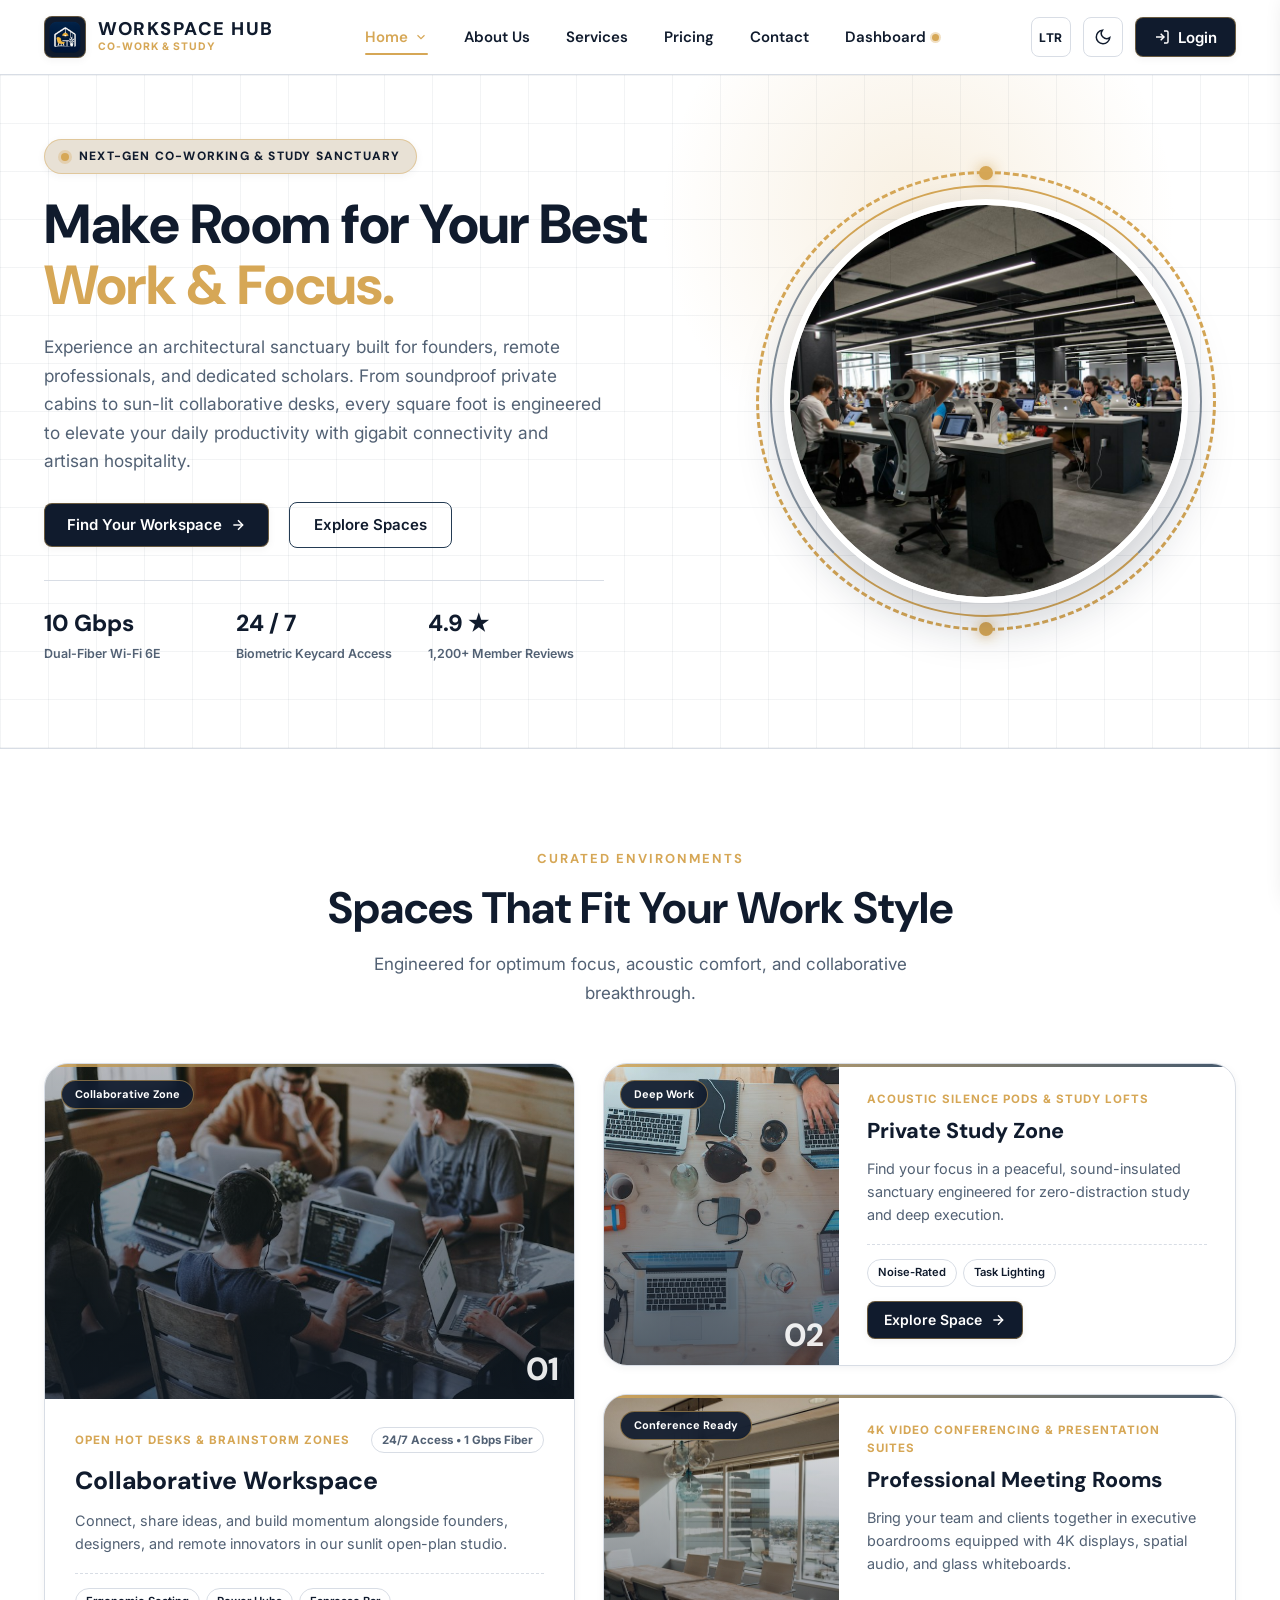
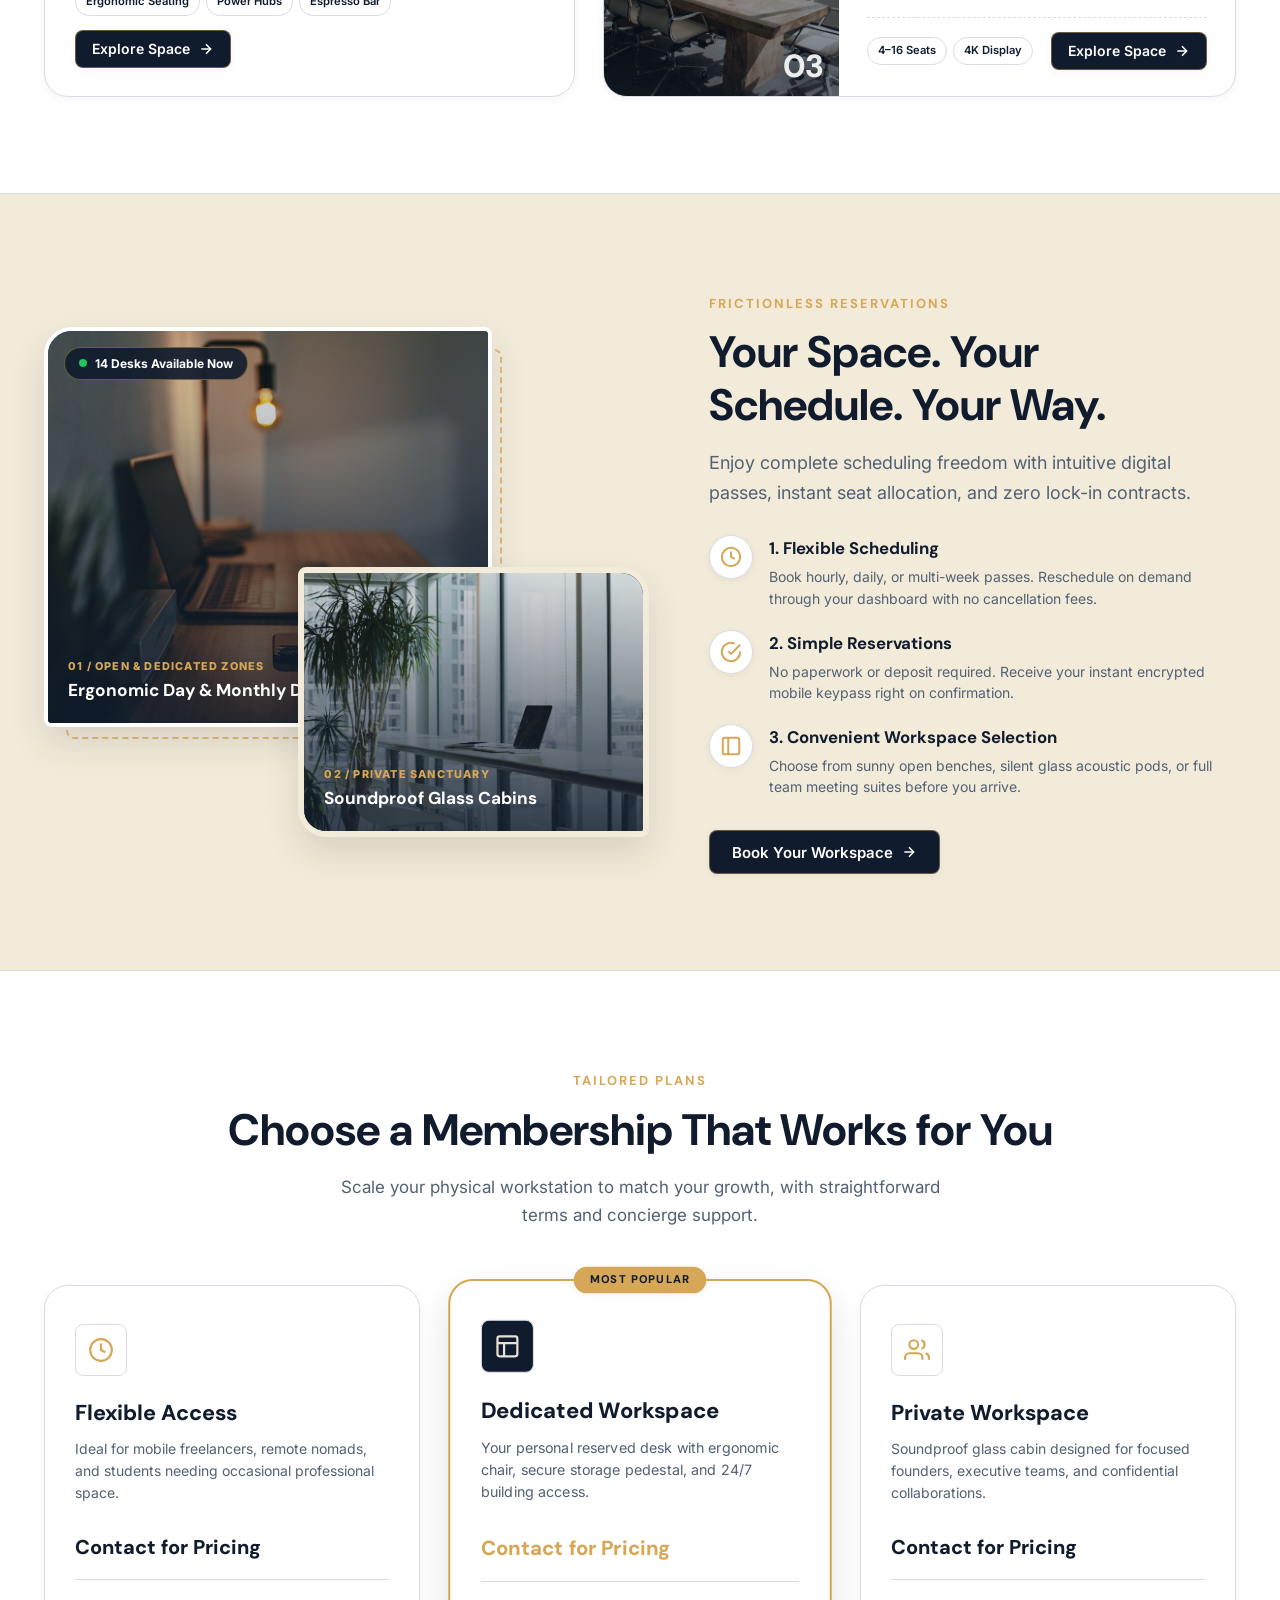
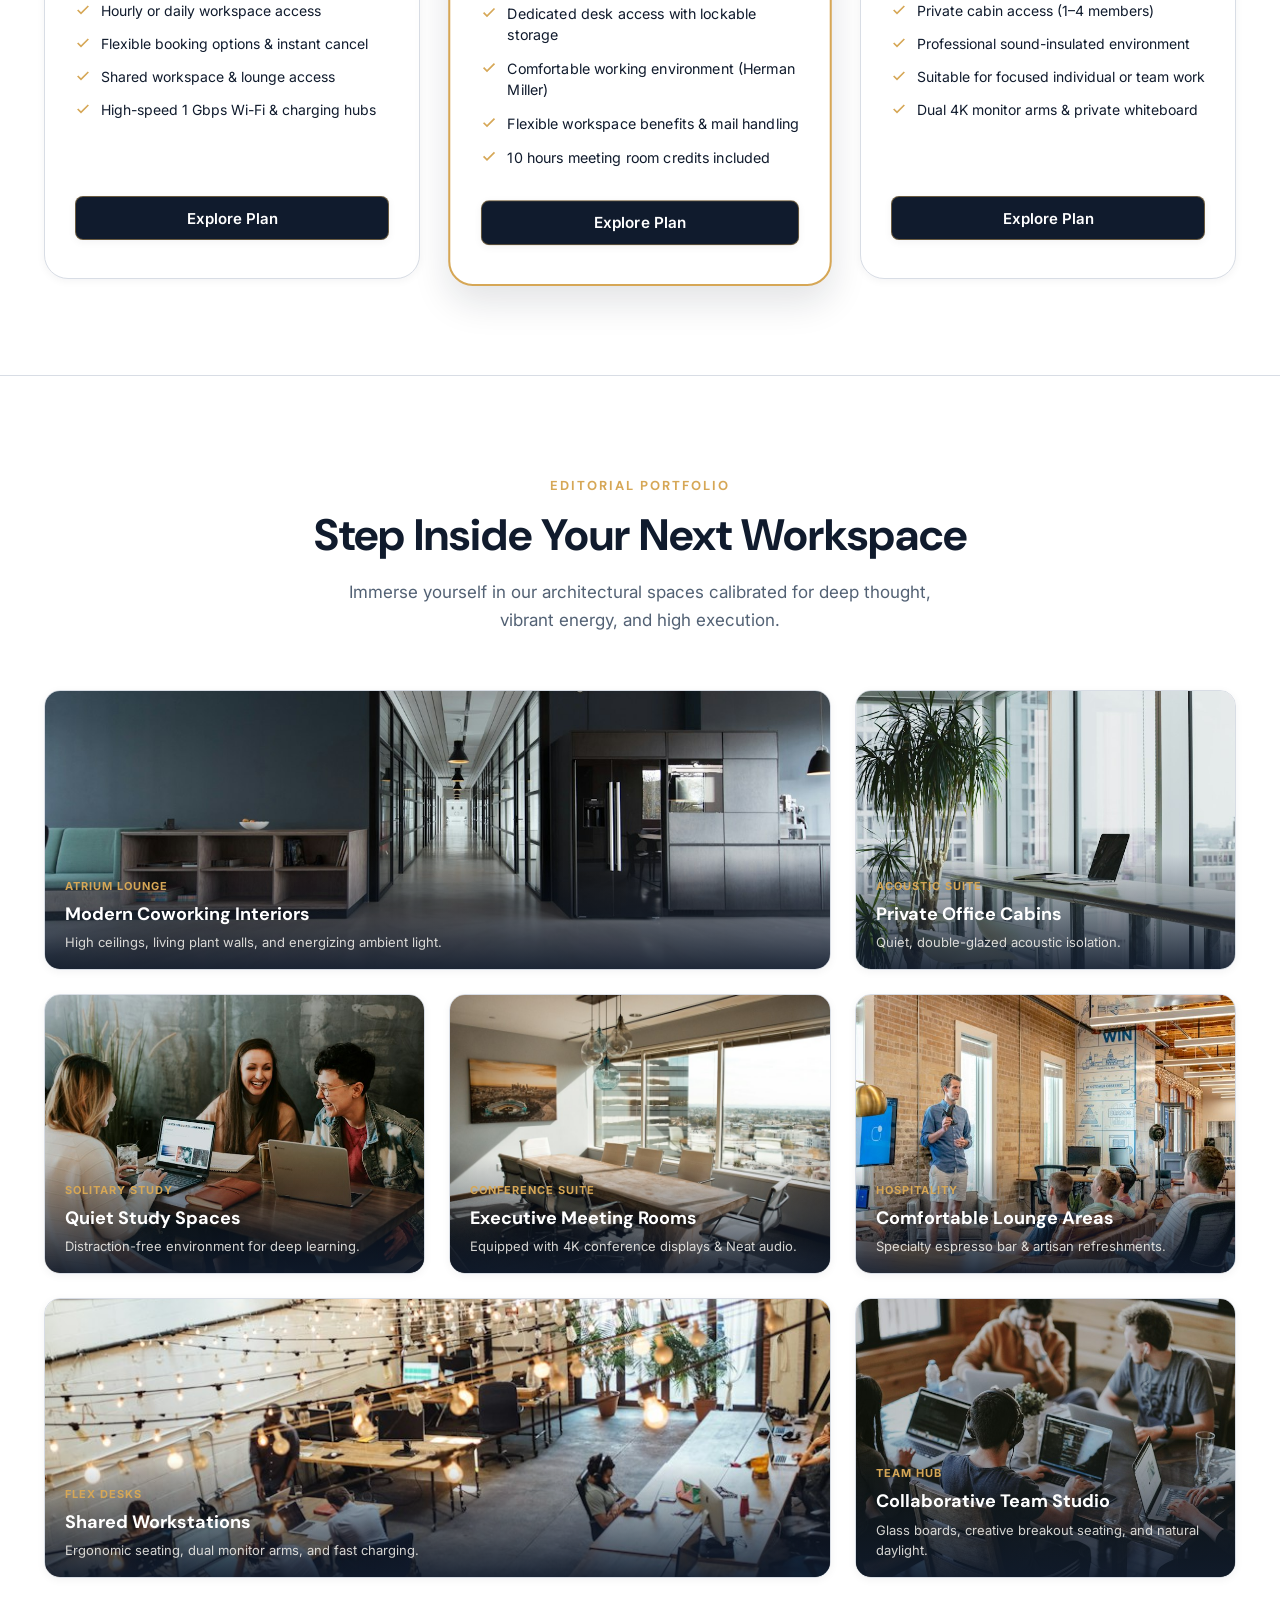
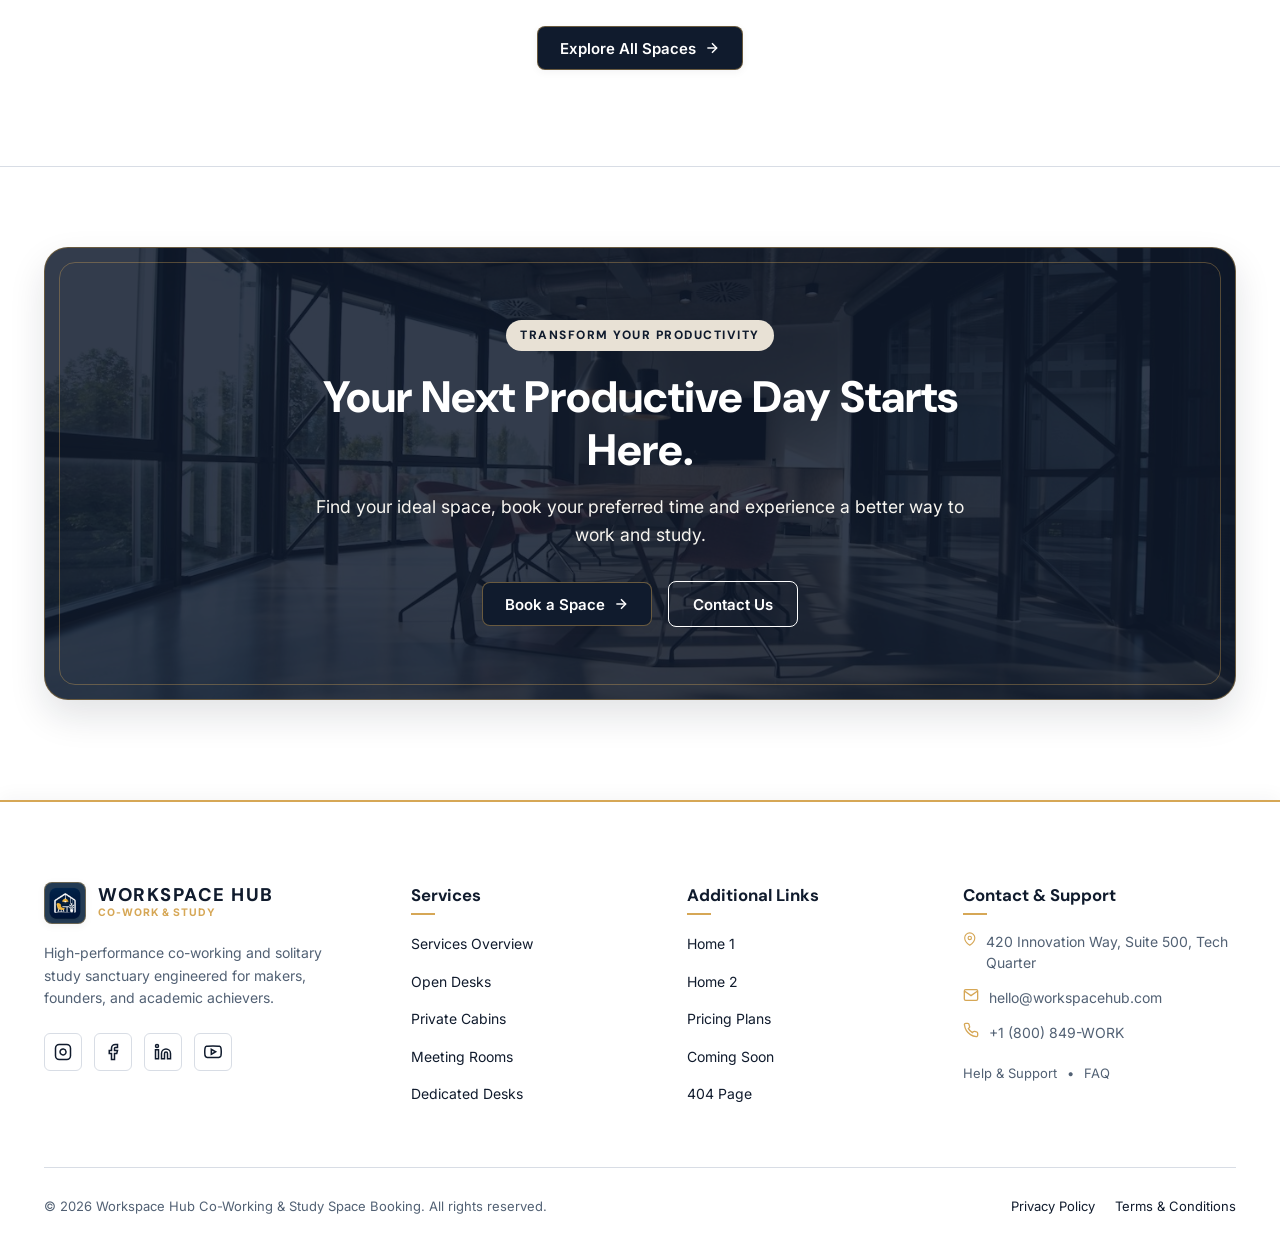
<file: home2.html>
﻿<!DOCTYPE html>
<html lang="en" dir="ltr" data-theme="light">
<head>
  <meta charset="UTF-8">
  <meta name="viewport" content="width=device-width, initial-scale=1.0">
  <title>Workspace Hub | Editorial Workspace Experience</title>
  <meta name="description" content="From focused study sessions to collaborative workdays, discover flexible spaces designed around the way you work.">
  <link rel="icon" type="image/png" href="assets/logo.png">
  <link rel="preconnect" href="https://fonts.googleapis.com">
  <link rel="preconnect" href="https://fonts.gstatic.com" crossorigin>
  <link href="https://fonts.googleapis.com/css2?family=DM+Sans:ital,opsz,wght@0,9..40,400;0,9..40,500;0,9..40,600;0,9..40,700;1,9..40,400&family=Inter:wght@300;400;500;600;700&display=swap" rel="stylesheet">
  <link rel="stylesheet" href="index.css">
  <link rel="stylesheet" href="home2.css">
  <link rel="stylesheet" href="responsive.css">
</head>
<body class="home2-page">

  <header class="site-header" id="siteHeader">
    <div class="header-container">
      
      <a href="index.html" class="brand-identity">
        <div class="brand-logo-mark">
          <img src="assets/logo.png" alt="Workspace Hub Logo" class="brand-logo-img">
        </div>
        <div class="brand-name-wrap">
          <span class="brand-title">WORKSPACE HUB</span>
          <span class="brand-subtitle">CO-WORK &amp; STUDY</span>
        </div>
      </a>

      <nav class="nav-desktop" aria-label="Main Navigation">
        <ul class="nav-list">
          
          <li class="nav-item has-dropdown">
            <button class="nav-link dropdown-toggle active" aria-expanded="false">
              <span>Home</span>
              <svg class="chevron-icon" width="14" height="14" viewBox="0 0 24 24" fill="none" stroke="currentColor" stroke-width="2"><path d="M6 9l6 6 6-6"/></svg>
            </button>
            <div class="dropdown-menu">
              <a href="index.html" class="dropdown-item">
                <div>
                  <strong>Home 1</strong>
                  <p>Premium Poster Redesign</p>
                </div>
              </a>
              <a href="home2.html" class="dropdown-item current-page">
                <span class="dropdown-badge">Current</span>
                <div>
                  <strong>Home 2</strong>
                  <p>Editorial Grid Experience</p>
                </div>
              </a>
            </div>
          </li>

          <li class="nav-item">
            <a href="about.html" class="nav-link">About Us</a>
          </li>

          <li class="nav-item">
            <a href="Services.html" class="nav-link">Services</a>
          </li>

          <li class="nav-item">
            <a href="Pricing.html" class="nav-link">Pricing</a>
          </li>

          <li class="nav-item">
            <a href="contact.html" class="nav-link">Contact</a>
          </li>

          <li class="nav-item">
            <a href="dashboard.html" class="nav-link nav-dashboard-link">
              <span>Dashboard</span>
              <span class="pulse-indicator"></span>
            </a>
          </li>
        </ul>
      </nav>

      <div class="header-controls">
        <button id="rtlToggleBtn" class="control-btn" title="Toggle RTL/LTR" aria-label="Toggle text direction">
          <span class="btn-text-badge">LTR</span>
        </button>

        <button id="themeToggleBtn" class="control-btn" title="Toggle Dark/Light Mode" aria-label="Toggle theme">
          <svg class="theme-icon-sun" width="18" height="18" viewBox="0 0 24 24" fill="none" stroke="currentColor" stroke-width="2"><circle cx="12" cy="12" r="5"/><line x1="12" y1="1" x2="12" y2="3"/><line x1="12" y1="21" x2="12" y2="23"/><line x1="4.22" y1="4.22" x2="5.64" y2="5.64"/><line x1="18.36" y1="18.36" x2="19.78" y2="19.78"/><line x1="1" y1="12" x2="3" y2="12"/><line x1="21" y1="12" x2="23" y2="12"/><line x1="4.22" y1="19.78" x2="5.64" y2="18.36"/><line x1="18.36" y1="5.64" x2="19.78" y2="4.22"/></svg>
          <svg class="theme-icon-moon" width="18" height="18" viewBox="0 0 24 24" fill="none" stroke="currentColor" stroke-width="2"><path d="M21 12.79A9 9 0 1 1 11.21 3 7 7 0 0 0 21 12.79z"/></svg>
        </button>

        <a href="login.html" id="headerLoginBtn" class="btn-primary">
          <svg width="16" height="16" viewBox="0 0 24 24" fill="none" stroke="currentColor" stroke-width="2.2"><path d="M15 3h4a2 2 0 0 1 2 2v14a2 2 0 0 1-2 2h-4"/><polyline points="10 17 15 12 10 7"/><line x1="15" y1="12" x2="3" y2="12"/></svg>
          <span id="loginBtnText">Login</span>
        </a>

        <button id="mobileMenuToggle" class="mobile-toggle-btn" aria-label="Open Navigation Menu">
          <span></span>
          <span></span>
          <span></span>
        </button>
      </div>

    </div>

    <div id="mobileDrawer" class="mobile-drawer" aria-hidden="true">
      <div class="drawer-header">
        <div class="brand-identity">
          <div class="brand-logo-mark">
            <img src="assets/logo.png" alt="Workspace Hub Logo" class="brand-logo-img">
          </div>
          <div class="brand-name-wrap">
            <span class="brand-title">WORKSPACE HUB</span>
            <span class="brand-subtitle">CO-WORK &amp; STUDY</span>
          </div>
        </div>
        <button id="closeDrawerBtn" class="close-drawer-btn" aria-label="Close menu">&times;</button>
      </div>
      <div class="drawer-body">
        <ul class="mobile-nav-list">
          <li><a href="index.html" class="mobile-link" onclick="closeMobileDrawer()">Home 1 (Poster Redesign)</a></li>
          <li><a href="home2.html" class="mobile-link active" onclick="closeMobileDrawer()">Home 2 (Editorial Grid)</a></li>
          <li><a href="about.html" class="mobile-link" onclick="closeMobileDrawer()">About Us</a></li>
          <li><a href="Services.html" class="mobile-link" onclick="closeMobileDrawer()">Services</a></li>
          <li><a href="Pricing.html" class="mobile-link" onclick="closeMobileDrawer()">Pricing &amp; Plans</a></li>
          <li><a href="contact.html" class="mobile-link" onclick="closeMobileDrawer()">Contact</a></li>
          <li>
            <a href="dashboard.html" class="mobile-link mobile-dashboard-btn" onclick="closeMobileDrawer()">
              Member Dashboard
            </a>
          </li>
        </ul>
        <div class="drawer-footer-actions">
          <button class="btn-primary btn-full-width" onclick="closeMobileDrawer()">
            Login
          </button>
        </div>
      </div>
    </div>
  </header>

  <main id="main-content">

    <section class="h2-hero-section" id="h2-hero">
      <div class="h2-hero-grid-bg" aria-hidden="true"></div>
      <div class="h2-hero-glow" aria-hidden="true"></div>

      <div class="h2-hero-wrapper container">
        
        <div class="h2-hero-text-col">
          <div class="h2-hero-tag">
            <span class="h2-avail-pulse"></span>
            <span>NEXT-GEN CO-WORKING &amp; STUDY SANCTUARY</span>
          </div>

          <h1 class="h2-hero-title">
            Make Room for Your Best <span class="text-terracotta">Work &amp; Focus.</span>
          </h1>

          <p class="h2-hero-desc">
            Experience an architectural sanctuary built for founders, remote professionals, and dedicated scholars. From soundproof private cabins to sun-lit collaborative desks, every square foot is engineered to elevate your daily productivity with gigabit connectivity and artisan hospitality.
          </p>

          <div class="h2-hero-cta-row">
            <button class="btn-primary" onclick="openBookingModal('all')">
              <span>Find Your Workspace</span>
              <svg width="16" height="16" viewBox="0 0 24 24" fill="none" stroke="currentColor" stroke-width="2.2"><line x1="5" y1="12" x2="19" y2="12"/><polyline points="12 5 19 12 12 19"/></svg>
            </button>
            <a href="#h2-categories" class="btn-secondary">
              <span>Explore Spaces</span>
            </a>
          </div>

          <div class="h2-kpi-strip">
            <div class="h2-kpi-box">
              <strong class="h2-kpi-num">10 Gbps</strong>
              <span class="h2-kpi-label">Dual-Fiber Wi-Fi 6E</span>
            </div>
            <div class="h2-kpi-box">
              <strong class="h2-kpi-num">24 / 7</strong>
              <span class="h2-kpi-label">Biometric Keycard Access</span>
            </div>
            <div class="h2-kpi-box">
              <strong class="h2-kpi-num">4.9 ★</strong>
              <span class="h2-kpi-label">1,200+ Member Reviews</span>
            </div>
          </div>
        </div>

        <div class="h2-hero-visual-col">
          <div class="h2-circle-hero-wrap">
            <div class="h2-circle-rotating-border" aria-hidden="true"></div>
            <div class="h2-circle-rotating-ring-inner" aria-hidden="true"></div>

            <div class="h2-circle-img-frame">
              <img src="assets/hero-editorial.jpg" alt="Premium Coworking and Study Space" class="h2-circle-img" onerror="this.onerror=null;this.src='asstes/hero-editorial.jpg';">
            </div>
          </div>
        </div>

      </div>
    </section>

    <section class="h2-section-categories" id="h2-categories">
      <div class="container">
        
        <div class="section-header text-center">
          <div class="section-kicker">CURATED ENVIRONMENTS</div>
          <h2 class="section-title">Spaces That Fit Your Work Style</h2>
          <p class="section-subtitle">
            Engineered for optimum focus, acoustic comfort, and collaborative breakthrough.
          </p>
        </div>

        <div class="h2-categories-asymm-grid">
          
          <article class="h2-cat-card cat-featured">
            <div class="h2-cat-img-box">
              <img src="assets/gallery-team.jpg" alt="Collaborative Workspace Lounge" class="h2-cat-img" onerror="this.onerror=null;this.src='asstes/gallery-team.jpg';">
              <div class="h2-cat-overlay"></div>
              <span class="h2-cat-badge">Collaborative Zone</span>
              <span class="h2-cat-num">01</span>
            </div>
            <div class="h2-cat-body">
              <div class="h2-cat-meta-row">
                <span class="h2-cat-label">Open Hot Desks &amp; Brainstorm Zones</span>
                <span class="h2-cat-capacity">24/7 Access • 1 Gbps Fiber</span>
              </div>
              <h3 class="h2-cat-title">Collaborative Workspace</h3>
              <p class="h2-cat-desc">
                Connect, share ideas, and build momentum alongside founders, designers, and remote innovators in our sunlit open-plan studio.
              </p>
              <div class="h2-cat-footer">
                <div class="h2-cat-tags">
                  <span>Ergonomic Seating</span>
                  <span>Power Hubs</span>
                  <span>Espresso Bar</span>
                </div>
                <button class="h2-cat-link" onclick="openSpaceDetails('open-desk')">
                  <span>Explore Space</span>
                  <svg width="16" height="16" viewBox="0 0 24 24" fill="none" stroke="currentColor" stroke-width="2.2"><line x1="5" y1="12" x2="19" y2="12"/><polyline points="12 5 19 12 12 19"/></svg>
                </button>
              </div>
            </div>
          </article>

          <article class="h2-cat-card cat-horizontal">
            <div class="h2-cat-img-box">
              <img src="assets/gallery-focus.jpg" alt="Private Study Zone Pod" class="h2-cat-img" onerror="this.onerror=null;this.src='asstes/gallery-focus.jpg';">
              <div class="h2-cat-overlay"></div>
              <span class="h2-cat-badge">Deep Work</span>
              <span class="h2-cat-num">02</span>
            </div>
            <div class="h2-cat-body">
              <span class="h2-cat-label">Acoustic Silence Pods &amp; Study Lofts</span>
              <h3 class="h2-cat-title">Private Study Zone</h3>
              <p class="h2-cat-desc">
                Find your focus in a peaceful, sound-insulated sanctuary engineered for zero-distraction study and deep execution.
              </p>
              <div class="h2-cat-footer">
                <div class="h2-cat-tags">
                  <span>Noise-Rated</span>
                  <span>Task Lighting</span>
                </div>
                <button class="h2-cat-link" onclick="openSpaceDetails('private-cabin')">
                  <span>Explore Space</span>
                  <svg width="16" height="16" viewBox="0 0 24 24" fill="none" stroke="currentColor" stroke-width="2.2"><line x1="5" y1="12" x2="19" y2="12"/><polyline points="12 5 19 12 12 19"/></svg>
                </button>
              </div>
            </div>
          </article>

          <article class="h2-cat-card cat-horizontal">
            <div class="h2-cat-img-box">
              <img src="assets/meeting-room.jpg" alt="Professional Meeting Rooms" class="h2-cat-img" onerror="this.onerror=null;this.src='asstes/meeting-room.jpg';">
              <div class="h2-cat-overlay"></div>
              <span class="h2-cat-badge">Conference Ready</span>
              <span class="h2-cat-num">03</span>
            </div>
            <div class="h2-cat-body">
              <span class="h2-cat-label">4K Video Conferencing &amp; Presentation Suites</span>
              <h3 class="h2-cat-title">Professional Meeting Rooms</h3>
              <p class="h2-cat-desc">
                Bring your team and clients together in executive boardrooms equipped with 4K displays, spatial audio, and glass whiteboards.
              </p>
              <div class="h2-cat-footer">
                <div class="h2-cat-tags">
                  <span>4–16 Seats</span>
                  <span>4K Display</span>
                </div>
                <button class="h2-cat-link" onclick="openSpaceDetails('meeting-room')">
                  <span>Explore Space</span>
                  <svg width="16" height="16" viewBox="0 0 24 24" fill="none" stroke="currentColor" stroke-width="2.2"><line x1="5" y1="12" x2="19" y2="12"/><polyline points="12 5 19 12 12 19"/></svg>
                </button>
              </div>
            </div>
          </article>

        </div>

      </div>
    </section>

    <section class="h2-section-booking-exp" id="h2-booking">
      <div class="container">
        
        <div class="h2-booking-layout">
          
          <div class="h2-booking-preview-col">
            <div class="h2-booking-duo-showcase">
              <div class="h2-duo-gold-frame" aria-hidden="true"></div>

              <div class="h2-duo-card h2-duo-primary">
                <img src="assets/dedicated-desk.jpg" alt="Dedicated Ergonomic Workspace" class="h2-duo-img" onerror="this.onerror=null;this.src='asstes/dedicated-desk.jpg';">
                <div class="h2-duo-overlay"></div>
                <div class="h2-duo-top-pill">
                  <span class="h2-dot-pulse"></span>
                  <span>14 Desks Available Now</span>
                </div>
                <div class="h2-duo-caption">
                  <span>01 / OPEN &amp; DEDICATED ZONES</span>
                  <strong>Ergonomic Day &amp; Monthly Desks</strong>
                </div>
              </div>

              <div class="h2-duo-card h2-duo-secondary">
                <img src="assets/private-cabin.jpg" alt="Private Acoustic Study & Office Cabin" class="h2-duo-img" onerror="this.onerror=null;this.src='asstes/private-cabin.jpg';">
                <div class="h2-duo-overlay"></div>
                <div class="h2-duo-caption">
                  <span>02 / PRIVATE SANCTUARY</span>
                  <strong>Soundproof Glass Cabins</strong>
                </div>
              </div>
            </div>
          </div>

          <div class="h2-booking-copy-col">
            <div class="section-kicker">FRICTIONLESS RESERVATIONS</div>
            <h2 class="section-title">Your Space. Your Schedule. Your Way.</h2>
            <p class="h2-booking-lead">
              Enjoy complete scheduling freedom with intuitive digital passes, instant seat allocation, and zero lock-in contracts.
            </p>

            <div class="h2-benefits-list">
              <div class="h2-benefit-item">
                <div class="h2-benefit-icon">
                  <svg width="22" height="22" viewBox="0 0 24 24" fill="none" stroke="#D6A756" stroke-width="2.2"><circle cx="12" cy="12" r="10"/><polyline points="12 6 12 12 16 14"/></svg>
                </div>
                <div>
                  <h4 class="h2-benefit-title">1. Flexible Scheduling</h4>
                  <p class="h2-benefit-text">
                    Book hourly, daily, or multi-week passes. Reschedule on demand through your dashboard with no cancellation fees.
                  </p>
                </div>
              </div>

              <div class="h2-benefit-item">
                <div class="h2-benefit-icon">
                  <svg width="22" height="22" viewBox="0 0 24 24" fill="none" stroke="#D6A756" stroke-width="2.2"><path d="M22 11.08V12a10 10 0 1 1-5.93-9.14"/><polyline points="22 4 12 14.01 9 11.01"/></svg>
                </div>
                <div>
                  <h4 class="h2-benefit-title">2. Simple Reservations</h4>
                  <p class="h2-benefit-text">
                    No paperwork or deposit required. Receive your instant encrypted mobile keypass right on confirmation.
                  </p>
                </div>
              </div>

              <div class="h2-benefit-item">
                <div class="h2-benefit-icon">
                  <svg width="22" height="22" viewBox="0 0 24 24" fill="none" stroke="#D6A756" stroke-width="2.2"><rect x="3" y="3" width="18" height="18" rx="2" ry="2"/><line x1="9" y1="3" x2="9" y2="21"/></svg>
                </div>
                <div>
                  <h4 class="h2-benefit-title">3. Convenient Workspace Selection</h4>
                  <p class="h2-benefit-text">
                    Choose from sunny open benches, silent glass acoustic pods, or full team meeting suites before you arrive.
                  </p>
                </div>
              </div>
            </div>

            <div class="h2-booking-action-wrap">
              <button class="btn-primary" onclick="openBookingModal('all')">
                <span>Book Your Workspace</span>
                <svg width="16" height="16" viewBox="0 0 24 24" fill="none" stroke="currentColor" stroke-width="2.2"><line x1="5" y1="12" x2="19" y2="12"/><polyline points="12 5 19 12 12 19"/></svg>
              </button>
            </div>
          </div>

        </div>

      </div>
    </section>

    <section class="h2-section-membership" id="h2-membership">
      <div class="container">
        
        <div class="section-header text-center">
          <div class="section-kicker">TAILORED PLANS</div>
          <h2 class="section-title">Choose a Membership That Works for You</h2>
          <p class="section-subtitle">
            Scale your physical workstation to match your growth, with straightforward terms and concierge support.
          </p>
        </div>

        <div class="h2-membership-cards-grid">
          
          <div class="h2-member-card">
            <div class="h2-member-icon-wrap">
              <svg width="26" height="26" viewBox="0 0 24 24" fill="none" stroke="currentColor" stroke-width="2"><circle cx="12" cy="12" r="10"/><path d="M12 6v6l4 2"/></svg>
            </div>
            <h3 class="h2-member-tier-title">Flexible Access</h3>
            <p class="h2-member-tier-desc">
              Ideal for mobile freelancers, remote nomads, and students needing occasional professional space.
            </p>
            <div class="h2-member-price-placeholder">Contact for Pricing</div>
            
            <ul class="h2-member-perks-list">
              <li>
                <svg class="h2-check" width="16" height="16" viewBox="0 0 24 24" fill="none" stroke="#D6A756" stroke-width="2.5"><polyline points="20 6 9 17 4 12"/></svg>
                Hourly or daily workspace access
              </li>
              <li>
                <svg class="h2-check" width="16" height="16" viewBox="0 0 24 24" fill="none" stroke="#D6A756" stroke-width="2.5"><polyline points="20 6 9 17 4 12"/></svg>
                Flexible booking options &amp; instant cancel
              </li>
              <li>
                <svg class="h2-check" width="16" height="16" viewBox="0 0 24 24" fill="none" stroke="#D6A756" stroke-width="2.5"><polyline points="20 6 9 17 4 12"/></svg>
                Shared workspace &amp; lounge access
              </li>
              <li>
                <svg class="h2-check" width="16" height="16" viewBox="0 0 24 24" fill="none" stroke="#D6A756" stroke-width="2.5"><polyline points="20 6 9 17 4 12"/></svg>
                High-speed 1 Gbps Wi-Fi &amp; charging hubs
              </li>
            </ul>

            <button class="btn-primary btn-full-width" onclick="openPlansModal()">
              Explore Plan
            </button>
          </div>

          <div class="h2-member-card featured-tier">
            <div class="h2-featured-badge">MOST POPULAR</div>
            <div class="h2-member-icon-wrap featured-icon">
              <svg width="26" height="26" viewBox="0 0 24 24" fill="none" stroke="currentColor" stroke-width="2"><rect x="3" y="3" width="18" height="18" rx="2" ry="2"/><line x1="3" y1="9" x2="21" y2="9"/><line x1="9" y1="21" x2="9" y2="9"/></svg>
            </div>
            <h3 class="h2-member-tier-title">Dedicated Workspace</h3>
            <p class="h2-member-tier-desc">
              Your personal reserved desk with ergonomic chair, secure storage pedestal, and 24/7 building access.
            </p>
            <div class="h2-member-price-placeholder featured-price">Contact for Pricing</div>
            
            <ul class="h2-member-perks-list">
              <li>
                <svg class="h2-check" width="16" height="16" viewBox="0 0 24 24" fill="none" stroke="#D6A756" stroke-width="2.5"><polyline points="20 6 9 17 4 12"/></svg>
                Dedicated desk access with lockable storage
              </li>
              <li>
                <svg class="h2-check" width="16" height="16" viewBox="0 0 24 24" fill="none" stroke="#D6A756" stroke-width="2.5"><polyline points="20 6 9 17 4 12"/></svg>
                Comfortable working environment (Herman Miller)
              </li>
              <li>
                <svg class="h2-check" width="16" height="16" viewBox="0 0 24 24" fill="none" stroke="#D6A756" stroke-width="2.5"><polyline points="20 6 9 17 4 12"/></svg>
                Flexible workspace benefits &amp; mail handling
              </li>
              <li>
                <svg class="h2-check" width="16" height="16" viewBox="0 0 24 24" fill="none" stroke="#D6A756" stroke-width="2.5"><polyline points="20 6 9 17 4 12"/></svg>
                10 hours meeting room credits included
              </li>
            </ul>

            <button class="btn-primary btn-full-width" onclick="openPlansModal()">
              Explore Plan
            </button>
          </div>

          <div class="h2-member-card">
            <div class="h2-member-icon-wrap">
              <svg width="26" height="26" viewBox="0 0 24 24" fill="none" stroke="currentColor" stroke-width="2"><path d="M17 21v-2a4 4 0 0 0-4-4H5a4 4 0 0 0-4 4v2"/><circle cx="9" cy="7" r="4"/><path d="M23 21v-2a4 4 0 0 0-3-3.87"/><path d="M16 3.13a4 4 0 0 1 0 7.75"/></svg>
            </div>
            <h3 class="h2-member-tier-title">Private Workspace</h3>
            <p class="h2-member-tier-desc">
              Soundproof glass cabin designed for focused founders, executive teams, and confidential collaborations.
            </p>
            <div class="h2-member-price-placeholder">Contact for Pricing</div>
            
            <ul class="h2-member-perks-list">
              <li>
                <svg class="h2-check" width="16" height="16" viewBox="0 0 24 24" fill="none" stroke="#D6A756" stroke-width="2.5"><polyline points="20 6 9 17 4 12"/></svg>
                Private cabin access (1–4 members)
              </li>
              <li>
                <svg class="h2-check" width="16" height="16" viewBox="0 0 24 24" fill="none" stroke="#D6A756" stroke-width="2.5"><polyline points="20 6 9 17 4 12"/></svg>
                Professional sound-insulated environment
              </li>
              <li>
                <svg class="h2-check" width="16" height="16" viewBox="0 0 24 24" fill="none" stroke="#D6A756" stroke-width="2.5"><polyline points="20 6 9 17 4 12"/></svg>
                Suitable for focused individual or team work
              </li>
              <li>
                <svg class="h2-check" width="16" height="16" viewBox="0 0 24 24" fill="none" stroke="#D6A756" stroke-width="2.5"><polyline points="20 6 9 17 4 12"/></svg>
                Dual 4K monitor arms &amp; private whiteboard
              </li>
            </ul>

            <button class="btn-primary btn-full-width" onclick="openPlansModal()">
              Explore Plan
            </button>
          </div>

        </div>

      </div>
    </section>

    <section class="h2-section-gallery" id="h2-gallery">
      <div class="container">
        
        <div class="section-header text-center">
          <div class="section-kicker">EDITORIAL PORTFOLIO</div>
          <h2 class="section-title">Step Inside Your Next Workspace</h2>
          <p class="section-subtitle">
            Immerse yourself in our architectural spaces calibrated for deep thought, vibrant energy, and high execution.
          </p>
        </div>

        <div class="h2-gallery-masonry-grid">
          
          <div class="h2-gallery-item item-large">
            <img src="assets/hero-coworking.jpg" alt="Modern Coworking Interiors" class="gallery-photo" onerror="this.onerror=null;this.src='asstes/hero-coworking.jpg';">
            <div class="gallery-card-caption">
              <span class="gallery-category-tag">Atrium Lounge</span>
              <h4 class="gallery-caption-title">Modern Coworking Interiors</h4>
              <p class="gallery-caption-sub">High ceilings, living plant walls, and energizing ambient light.</p>
            </div>
          </div>

          <div class="h2-gallery-item">
            <img src="assets/private-cabin.jpg" alt="Acoustic Private Cabin" class="gallery-photo" onerror="this.onerror=null;this.src='asstes/private-cabin.jpg';">
            <div class="gallery-card-caption">
              <span class="gallery-category-tag">Acoustic Suite</span>
              <h4 class="gallery-caption-title">Private Office Cabins</h4>
              <p class="gallery-caption-sub">Quiet, double-glazed acoustic isolation.</p>
            </div>
          </div>

          <div class="h2-gallery-item">
            <img src="assets/study-zone.jpg" alt="Quiet Study Spaces" class="gallery-photo" onerror="this.onerror=null;this.src='asstes/study-zone.jpg';">
            <div class="gallery-card-caption">
              <span class="gallery-category-tag">Solitary Study</span>
              <h4 class="gallery-caption-title">Quiet Study Spaces</h4>
              <p class="gallery-caption-sub">Distraction-free environment for deep learning.</p>
            </div>
          </div>

          <div class="h2-gallery-item">
            <img src="assets/meeting-room.jpg" alt="High Tech Meeting Rooms" class="gallery-photo" onerror="this.onerror=null;this.src='asstes/meeting-room.jpg';">
            <div class="gallery-card-caption">
              <span class="gallery-category-tag">Conference Suite</span>
              <h4 class="gallery-caption-title">Executive Meeting Rooms</h4>
              <p class="gallery-caption-sub">Equipped with 4K conference displays &amp; Neat audio.</p>
            </div>
          </div>

          <div class="h2-gallery-item">
            <img src="assets/gallery-lounge.jpg" alt="Comfortable Lounge Areas" class="gallery-photo" onerror="this.onerror=null;this.src='asstes/gallery-lounge.jpg';">
            <div class="gallery-card-caption">
              <span class="gallery-category-tag">Hospitality</span>
              <h4 class="gallery-caption-title">Comfortable Lounge Areas</h4>
              <p class="gallery-caption-sub">Specialty espresso bar &amp; artisan refreshments.</p>
            </div>
          </div>

          <div class="h2-gallery-item item-wide">
            <img src="assets/open-desk.jpg" alt="Shared Ergonomic Workstations" class="gallery-photo" onerror="this.onerror=null;this.src='asstes/open-desk.jpg';">
            <div class="gallery-card-caption">
              <span class="gallery-category-tag">Flex Desks</span>
              <h4 class="gallery-caption-title">Shared Workstations</h4>
              <p class="gallery-caption-sub">Ergonomic seating, dual monitor arms, and fast charging.</p>
            </div>
          </div>

          <div class="h2-gallery-item">
            <img src="assets/gallery-team.jpg" alt="Collaborative Team Studio" class="gallery-photo" onerror="this.onerror=null;this.src='asstes/gallery-team.jpg';">
            <div class="gallery-card-caption">
              <span class="gallery-category-tag">Team Hub</span>
              <h4 class="gallery-caption-title">Collaborative Team Studio</h4>
              <p class="gallery-caption-sub">Glass boards, creative breakout seating, and natural daylight.</p>
            </div>
          </div>

        </div>

        <div class="h2-gallery-cta-wrapper text-center">
          <button class="btn-primary" onclick="openBookingModal('all')">
            <span>Explore All Spaces</span>
            <svg width="16" height="16" viewBox="0 0 24 24" fill="none" stroke="currentColor" stroke-width="2.2"><line x1="5" y1="12" x2="19" y2="12"/><polyline points="12 5 19 12 12 19"/></svg>
          </button>
        </div>

      </div>
    </section>

    <section class="h2-section-conversion-cta">
      <div class="container">
        
        <div class="h2-closing-cta-card">
          <div class="h2-cta-bg-layer"></div>
          <div class="h2-cta-terracotta-border-line"></div>
          
          <div class="h2-cta-content">
            <span class="h2-cta-aqua-badge">TRANSFORM YOUR PRODUCTIVITY</span>
            <h2 class="h2-cta-headline">Your Next Productive Day Starts Here.</h2>
            <p class="h2-cta-subtext">
              Find your ideal space, book your preferred time and experience a better way to work and study.
            </p>
            
            <div class="h2-cta-button-group">
              <button class="btn-primary" onclick="openBookingModal('all')">
                <span>Book a Space</span>
                <svg width="16" height="16" viewBox="0 0 24 24" fill="none" stroke="currentColor" stroke-width="2.2"><line x1="5" y1="12" x2="19" y2="12"/><polyline points="12 5 19 12 12 19"/></svg>
              </button>
              <a href="contact.html" class="btn-secondary h2-secondary-cta">
                <span>Contact Us</span>
              </a>
            </div>
          </div>
        </div>

      </div>
    </section>

  </main>

  <footer class="site-footer" id="footer-contact">
    <div class="container">

      <div class="footer-columns-grid">

        <div class="footer-col col-brand">
          <div class="brand-identity footer-brand">
            <div class="brand-logo-mark">
              <img src="assets/logo.png" alt="Workspace Hub Logo" class="brand-logo-img">
            </div>
            <div class="brand-name-wrap">
              <span class="brand-title light-text">WORKSPACE HUB</span>
              <span class="brand-subtitle light-text">CO-WORK &amp; STUDY</span>
            </div>
          </div>
          <p class="footer-brand-desc">
            High-performance co-working and solitary study sanctuary engineered for makers, founders, and academic
            achievers.
          </p>
          <div class="social-links-row">
            <a href="https://instagram.com" target="_blank" rel="noopener noreferrer" class="social-icon"
              aria-label="Instagram">
              <svg width="18" height="18" viewBox="0 0 24 24" fill="none" stroke="currentColor" stroke-width="2">
                <rect x="2" y="2" width="20" height="20" rx="5" ry="5" />
                <path d="M16 11.37A4 4 0 1 1 12.63 8 4 4 0 0 1 16 11.37z" />
                <line x1="17.5" y1="6.5" x2="17.51" y2="6.5" />
              </svg>
            </a>
            <a href="https://facebook.com" target="_blank" rel="noopener noreferrer" class="social-icon"
              aria-label="Facebook">
              <svg width="18" height="18" viewBox="0 0 24 24" fill="none" stroke="currentColor" stroke-width="2">
                <path d="M18 2h-3a5 5 0 0 0-5 5v3H7v4h3v8h4v-8h3l1-4h-4V7a1 1 0 0 1 1-1h3z" />
              </svg>
            </a>
            <a href="https://linkedin.com" target="_blank" rel="noopener noreferrer" class="social-icon"
              aria-label="LinkedIn">
              <svg width="18" height="18" viewBox="0 0 24 24" fill="none" stroke="currentColor" stroke-width="2">
                <path d="M16 8a6 6 0 0 1 6 6v7h-4v-7a2 2 0 0 0-2-2 2 2 0 0 0-2 2v7h-4v-7a6 6 0 0 1 6-6z" />
                <rect x="2" y="9" width="4" height="12" />
                <circle cx="4" cy="4" r="2" />
              </svg>
            </a>
            <a href="https://youtube.com" target="_blank" rel="noopener noreferrer" class="social-icon"
              aria-label="YouTube">
              <svg width="18" height="18" viewBox="0 0 24 24" fill="none" stroke="currentColor" stroke-width="2">
                <path
                  d="M22.54 6.42a2.78 2.78 0 0 0-1.94-2C18.88 4 12 4 12 4s-6.88 0-8.6.46a2.78 2.78 0 0 0-1.94 2A29 29 0 0 0 1 11.75a29 29 0 0 0 .46 5.33A2.78 2.78 0 0 0 3.4 19c1.72.46 8.6.46 8.6.46s6.88 0 8.6-.46a2.78 2.78 0 0 0 1.94-2 29 29 0 0 0 .46-5.25 29 29 0 0 0-.46-5.33z" />
                <polygon points="9.75 15.02 15.5 11.75 9.75 8.48 9.75 15.02" />
              </svg>
            </a>
          </div>
        </div>

        <div class="footer-col">
          <h4 class="footer-col-title">Services</h4>
          <ul class="footer-links-list">
            <li><a href="Services.html">Services Overview</a></li>
            <li><a href="Services Details.html?service=open-desk">Open Desks</a></li>
            <li><a href="Services Details.html?service=private-cabin">Private Cabins</a></li>
            <li><a href="Services Details.html?service=meeting-room">Meeting Rooms</a></li>
            <li><a href="Services Details.html?service=dedicated-desk">Dedicated Desks</a></li>
          </ul>
        </div>

        <div class="footer-col">
          <h4 class="footer-col-title">Additional Links</h4>
          <ul class="footer-links-list">
            <li><a href="index.html">Home 1</a></li>
            <li><a href="home2.html">Home 2</a></li>
            <li><a href="Pricing.html">Pricing Plans</a></li>
            <li><a href="coming-soon.html">Coming Soon</a></li>
            <li><a href="404.html">404 Page</a></li>
          </ul>
        </div>

        <div class="footer-col">
          <h4 class="footer-col-title">Contact &amp; Support</h4>
          <ul class="footer-contact-info">
            <li>
              <svg width="16" height="16" viewBox="0 0 24 24" fill="none" stroke="#D6A756" stroke-width="2">
                <path d="M21 10c0 7-9 13-9 13s-9-6-9-13a9 9 0 0 1 18 0z" />
                <circle cx="12" cy="10" r="3" />
              </svg>
              <span>420 Innovation Way, Suite 500, Tech Quarter</span>
            </li>
            <li>
              <svg width="16" height="16" viewBox="0 0 24 24" fill="none" stroke="#D6A756" stroke-width="2">
                <path d="M4 4h16c1.1 0 2 .9 2 2v12c0 1.1-.9 2-2 2H4c-1.1 0-2-.9-2-2V6c0-1.1.9-2 2-2z" />
                <polyline points="22,6 12,13 2,6" />
              </svg>
              <span>hello@workspacehub.com</span>
            </li>
            <li>
              <svg width="16" height="16" viewBox="0 0 24 24" fill="none" stroke="#D6A756" stroke-width="2">
                <path
                  d="M22 16.92v3a2 2 0 0 1-2.18 2 19.79 19.79 0 0 1-8.63-3.07 19.5 19.5 0 0 1-6-6 19.79 19.79 0 0 1-3.07-8.67A2 2 0 0 1 4.11 2h3a2 2 0 0 1 2 1.72 12.84 12.84 0 0 0 .7 2.81 2 2 0 0 1-.45 2.11L8.09 9.91a16 16 0 0 0 6 6l1.27-1.27a2 2 0 0 1 2.11-.45 12.84 12.84 0 0 0 2.81.7A2 2 0 0 1 22 16.92z" />
              </svg>
              <span>+1 (800) 849-WORK</span>
            </li>
          </ul>
          <div class="footer-help-links">
            <a href="#hero"
              onclick="openGenericModal('Help & Support', 'Our concierge support team is available on site Mon-Sat 08:00 - 20:00 and 24/7 via member chat.')">Help
              &amp; Support</a>
            <span class="sep">•</span>
            <a href="#hero"
              onclick="openGenericModal('Frequently Asked Questions', 'Q: Are day passes available?<br>A: Yes, daily access starts from $25.<br><br>Q: Is high-speed internet included?<br>A: Yes, 1 Gbps fiber on all tiers.')">FAQ</a>
          </div>
        </div>

      </div>

      <div class="footer-bottom-bar">
        <p class="copyright-text">
          &copy; 2026 Workspace Hub Co-Working &amp; Study Space Booking. All rights reserved.
        </p>
        <div class="footer-legal-links">
          <a href="#hero"
            onclick="openGenericModal('Privacy Policy', 'Your personal and biometric verification data is strictly encrypted and never shared.')">Privacy
            Policy</a>
          <a href="#hero"
            onclick="openGenericModal('Terms & Conditions', 'Bookings can be rescheduled up to 2 hours before scheduled slot.')">Terms
            &amp; Conditions</a>
        </div>
      </div>

    </div>
  </footer>

  <div class="modal-backdrop" id="dashboardModal" aria-hidden="true">
    <div class="modal-dialog dashboard-dialog" role="dialog" aria-modal="true" aria-labelledby="dashTitle">
      <div class="dashboard-header-bar">
        <div>
          <span class="user-greeting-pill">AUTHENTICATED MEMBER</span>
          <h2 id="dashTitle" class="dashboard-main-heading">Welcome Back, Alex Morgan</h2>
        </div>
        <button class="modal-close-btn" onclick="closeDashboardModal()" aria-label="Close dashboard">&times;</button>
      </div>

      <div class="dashboard-body-grid">
        
        <div class="dash-card live-status-card">
          <h4 class="dash-card-title">Live Workspace Availability</h4>
          <div class="dash-capacity-grid">
            <div class="capacity-box">
              <span class="capacity-val text-aqua">12</span>
              <span class="capacity-label">Open Desks Left</span>
            </div>
            <div class="capacity-box">
              <span class="capacity-val text-terracotta">2</span>
              <span class="capacity-label">Private Cabins Left</span>
            </div>
            <div class="capacity-box">
              <span class="capacity-val">3</span>
              <span class="capacity-label">Meeting Rooms Free</span>
            </div>
          </div>
        </div>

        <div class="dash-card membership-status-card">
          <div class="flex-between">
            <h4 class="dash-card-title">Current Membership</h4>
            <span class="status-badge-active">Active</span>
          </div>
          <div class="membership-info-box">
            <div class="plan-name-tag">PRO DEDICATED DESK</div>
            <p class="plan-renew">Renews on: <strong>Nov 28, 2026</strong> • $180/mo</p>
            <div class="credits-bar-wrap">
              <div class="credits-label">
                <span>Meeting Room Credits</span>
                <span>8 / 10 Hours Used</span>
              </div>
              <div class="credits-progress"><div class="progress-fill" style="width: 80%;"></div></div>
            </div>
          </div>
        </div>

        <div class="dash-card full-col-card">
          <div class="reservations-header">
            <h4 class="dash-card-title">Your Reservations</h4>
            <button class="btn-primary btn-sm" onclick="closeDashboardModal(); openBookingModal('all');">
              + New Reservation
            </button>
          </div>
          
          <div class="table-responsive">
            <table class="dash-table">
              <thead>
                <tr>
                  <th>Space Type</th>
                  <th>Date &amp; Time</th>
                  <th>Seat / Room #</th>
                  <th>Status</th>
                  <th>Action</th>
                </tr>
              </thead>
              <tbody id="bookingsTableBody">
              </tbody>
            </table>
          </div>
        </div>

        <div class="dash-card full-col-card">
          <h4 class="dash-card-title">Invoices &amp; Receipts</h4>
          <div class="invoices-list">
            <div class="invoice-item">
              <div>
                <strong>Invoice #NX-2026-1049</strong>
                <p>Monthly Dedicated Desk — Oct 28, 2026</p>
              </div>
              <div class="invoice-actions">
                <span class="invoice-price">$180.00</span>
                <button class="btn-secondary btn-sm" onclick="downloadInvoiceMock('NX-2026-1049')">
                  Download PDF
                </button>
              </div>
            </div>
            <div class="invoice-item">
              <div>
                <strong>Invoice #NX-2026-0922</strong>
                <p>Executive Meeting Room (3 hrs) — Oct 14, 2026</p>
              </div>
              <div class="invoice-actions">
                <span class="invoice-price">$105.00</span>
                <button class="btn-secondary btn-sm" onclick="downloadInvoiceMock('NX-2026-0922')">
                  Download PDF
                </button>
              </div>
            </div>
          </div>
        </div>

      </div>
    </div>
  </div>

  <div class="modal-backdrop" id="bookingModal" aria-hidden="true">
    <div class="modal-dialog booking-dialog" role="dialog" aria-modal="true" aria-labelledby="bookingTitle">
      <button class="modal-close-btn" onclick="closeBookingModal()" aria-label="Close booking">&times;</button>
      
      <div class="booking-dialog-header">
        <span class="booking-step-badge">INSTANT RESERVATION</span>
        <h3 id="bookingTitle" class="modal-title">Book Your Workspace</h3>
        <p class="modal-sub">Select your space, schedule your time, and lock in your seat immediately.</p>
      </div>

      <form id="spaceBookingForm" onsubmit="handleConfirmBooking(event)">
        <div class="booking-section">
          <label class="form-label">1. Choose Space Category</label>
          <div class="space-type-selector">
            <label class="space-radio-card">
              <input type="radio" name="spaceCategory" value="open-desk" checked onchange="updateBookingPricing()">
              <div class="radio-card-content">
                <strong>Open Desk</strong>
                <span>$5 / hour</span>
              </div>
            </label>
            <label class="space-radio-card">
              <input type="radio" name="spaceCategory" value="private-cabin" onchange="updateBookingPricing()">
              <div class="radio-card-content">
                <strong>Private Cabin</strong>
                <span>$18 / hour</span>
              </div>
            </label>
            <label class="space-radio-card">
              <input type="radio" name="spaceCategory" value="meeting-room" onchange="updateBookingPricing()">
              <div class="radio-card-content">
                <strong>Meeting Room</strong>
                <span>$35 / hour</span>
              </div>
            </label>
          </div>
        </div>

        <div class="booking-section form-row-2">
          <div class="form-group">
            <label for="bookingDate" class="form-label">2. Booking Date</label>
            <input type="date" id="bookingDate" class="form-input" required>
          </div>
          <div class="form-group">
            <label for="bookingTime" class="form-label">3. Start Time Slot</label>
            <select id="bookingTime" class="form-input" required>
              <option value="09:00 AM">09:00 AM - Morning Slot</option>
              <option value="11:00 AM">11:00 AM - Midday Slot</option>
              <option value="02:00 PM">02:00 PM - Afternoon Slot</option>
              <option value="04:00 PM">04:00 PM - Evening Slot</option>
              <option value="06:00 PM">06:00 PM - Night Owl Slot</option>
            </select>
          </div>
        </div>

        <div class="booking-section">
          <label for="bookingDuration" class="form-label">4. Duration</label>
          <select id="bookingDuration" class="form-input" onchange="updateBookingPricing()">
            <option value="1">1 Hour</option>
            <option value="2">2 Hours</option>
            <option value="4" selected>4 Hours (Half Day)</option>
            <option value="8">8 Hours (Full Day Pass)</option>
          </select>
        </div>

        <div class="booking-summary-box">
          <div class="summary-line">
            <span>Selected Space:</span>
            <strong id="summarySpaceName">Open Desk</strong>
          </div>
          <div class="summary-line">
            <span>Calculated Total:</span>
            <span class="summary-total-price" id="summaryPrice">$20.00</span>
          </div>
        </div>

        <button type="submit" class="btn-primary btn-full-width">
          Confirm Reservation
        </button>
      </form>
    </div>
  </div>

  <div class="modal-backdrop" id="genericModal" aria-hidden="true">
    <div class="modal-dialog generic-dialog" role="dialog" aria-modal="true">
      <button class="modal-close-btn" onclick="closeGenericModal()" aria-label="Close">&times;</button>
      <h3 id="genericModalTitle" class="modal-title">Space Details</h3>
      <div id="genericModalBody" class="modal-body-content"></div>
      <div class="modal-footer-cta">
        <button class="btn-primary" onclick="closeGenericModal()">Close</button>
      </div>
    </div>
  </div>

  <div id="toastContainer" class="toast-container" aria-live="polite"></div>

  <script src="index.js"></script>
  <script src="home2.js"></script>
</body>
</html>
</file>
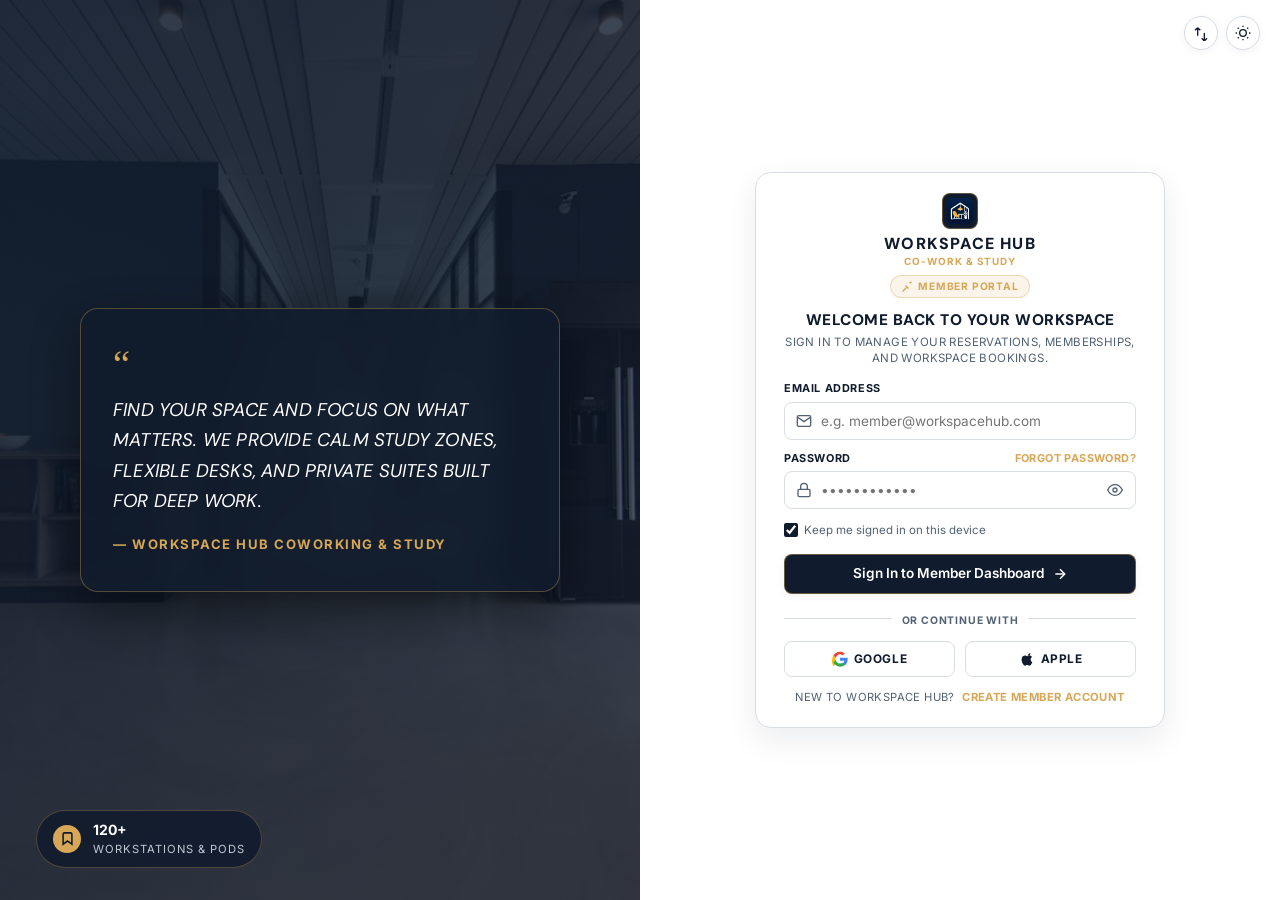
<file: login.html>
﻿<!DOCTYPE html>
<html lang="en" dir="ltr" data-theme="light">
<head>
  <meta charset="UTF-8">
  <meta name="viewport" content="width=device-width, initial-scale=1.0">
  <title>Workspace Hub | Member Login</title>
  <meta name="description" content="Sign in to Workspace Hub to manage your reservations, memberships, and workspace bookings.">
  <link rel="icon" type="image/png" href="assets/logo.png">
  
  <link rel="preconnect" href="https://fonts.googleapis.com">
  <link rel="preconnect" href="https://fonts.gstatic.com" crossorigin>
  <link href="https://fonts.googleapis.com/css2?family=DM+Sans:ital,opsz,wght@0,9..40,400;0,9..40,500;0,9..40,600;0,9..40,700;1,9..40,400&family=Inter:wght@300;400;500;600;700&display=swap" rel="stylesheet">
  
  <link rel="stylesheet" href="index.css">
  <link rel="stylesheet" href="login.css">
</head>
<body class="auth-page">

  <div class="auth-split-wrapper">
    
    <div class="auth-hero-pane" style="background-image: url('assets/hero-coworking.jpg');">
      
      <div class="auth-quote-card">
        <div class="quote-icon">&ldquo;</div>
        <p class="quote-text">
          FIND YOUR SPACE AND FOCUS ON WHAT MATTERS. WE PROVIDE CALM STUDY ZONES, FLEXIBLE DESKS, AND PRIVATE SUITES BUILT FOR DEEP WORK.
        </p>
        <div class="quote-author">&mdash; WORKSPACE HUB COWORKING &amp; STUDY</div>
      </div>

      <div class="auth-hero-badge">
        <div class="auth-badge-icon">
          <svg width="15" height="15" viewBox="0 0 24 24" fill="none" stroke="currentColor" stroke-width="2.5"><path d="M19 21l-7-5-7 5V5a2 2 0 0 1 2-2h10a2 2 0 0 1 2 2z"/></svg>
        </div>
        <div class="auth-badge-meta">
          <strong>120+</strong>
          <span>Workstations &amp; Pods</span>
        </div>
      </div>

    </div>

    <div class="auth-form-pane">
      
      <div class="auth-top-controls">
        <button id="authDirBtn" class="auth-control-btn" title="Toggle RTL/LTR" aria-label="Toggle text direction">
          <svg width="16" height="16" viewBox="0 0 24 24" fill="none" stroke="currentColor" stroke-width="2"><path d="M7 16V4m0 0L3 8m4-4l4 4m6 4v12m0 0l4-4m-4 4l-4-4"/></svg>
        </button>
        <button id="authThemeBtn" class="auth-control-btn" title="Toggle Dark/Light Mode" aria-label="Toggle theme">
          <svg width="16" height="16" viewBox="0 0 24 24" fill="none" stroke="currentColor" stroke-width="2"><circle cx="12" cy="12" r="5"/><line x1="12" y1="1" x2="12" y2="3"/><line x1="12" y1="21" x2="12" y2="23"/><line x1="4.22" y1="4.22" x2="5.64" y2="5.64"/><line x1="18.36" y1="18.36" x2="19.78" y2="19.78"/><line x1="1" y1="12" x2="3" y2="12"/><line x1="21" y1="12" x2="23" y2="12"/><line x1="4.22" y1="19.78" x2="5.64" y2="18.36"/><line x1="18.36" y1="5.64" x2="19.78" y2="4.22"/></svg>
        </button>
      </div>

      <div class="auth-card">
        
        <div class="auth-brand-center">
          <a href="index.html" class="auth-brand-link" title="Return to Home">
            <div class="auth-brand-logo-mark">
              <img src="assets/logo.png" alt="Workspace Hub Logo">
            </div>
            <span class="auth-brand-title">WORKSPACE HUB</span>
            <span class="auth-brand-subtitle">CO-WORK &amp; STUDY</span>
          </a>
          <div class="auth-role-pill">
            <svg width="12" height="12" viewBox="0 0 24 24" fill="none" stroke="currentColor" stroke-width="2.5"><path d="M21 2l-2 2m-2-2l2 2M3 21l9-9m0 0l3 3m-3-3l-3-3"/></svg>
            <span>Member Portal</span>
          </div>
        </div>

        <h1 class="auth-card-title">Welcome Back to Your Workspace</h1>
        <p class="auth-card-desc">Sign in to manage your reservations, memberships, and workspace bookings.</p>

        <div id="loginAlert" class="auth-alert" role="alert"></div>

        <form id="loginForm" class="auth-form" novalidate>
          
          <div class="auth-field">
            <label for="loginEmail" class="auth-label">Email Address</label>
            <div class="auth-input-wrap">
              <span class="auth-input-icon">
                <svg width="16" height="16" viewBox="0 0 24 24" fill="none" stroke="currentColor" stroke-width="2"><path d="M4 4h16c1.1 0 2 .9 2 2v12c0 1.1-.9 2-2 2H4c-1.1 0-2-.9-2-2V6c0-1.1.9-2 2-2z"/><polyline points="22,6 12,13 2,6"/></svg>
              </span>
              <input type="email" id="loginEmail" class="auth-input" placeholder="e.g. member@workspacehub.com" required autocomplete="email">
            </div>
          </div>

          <div class="auth-field">
            <div class="auth-field-header">
              <label for="loginPassword" class="auth-label">Password</label>
              <a href="#forgot" class="auth-forgot-link" onclick="alert('Password reset link has been dispatched to your email.'); return false;">Forgot Password?</a>
            </div>
            <div class="auth-input-wrap">
              <span class="auth-input-icon">
                <svg width="16" height="16" viewBox="0 0 24 24" fill="none" stroke="currentColor" stroke-width="2"><rect x="3" y="11" width="18" height="11" rx="2" ry="2"/><path d="M7 11V7a5 5 0 0 1 10 0v4"/></svg>
              </span>
              <input type="password" id="loginPassword" class="auth-input" placeholder="••••••••••••" required autocomplete="current-password">
              <button type="button" class="auth-pwd-toggle" data-target="loginPassword" aria-label="Toggle password visibility">
                <svg width="16" height="16" viewBox="0 0 24 24" fill="none" stroke="currentColor" stroke-width="2"><path d="M1 12s4-8 11-8 11 8 11 8-4 8-11 8-11-8-11-8z"/><circle cx="12" cy="12" r="3"/></svg>
              </button>
            </div>
          </div>

          <label class="auth-remember-row">
            <input type="checkbox" id="rememberMe" checked>
            <span>Keep me signed in on this device</span>
          </label>

          <button type="submit" class="btn-primary auth-submit-btn">
            <span>Sign In to Member Dashboard</span>
            <svg width="16" height="16" viewBox="0 0 24 24" fill="none" stroke="currentColor" stroke-width="2.2"><line x1="5" y1="12" x2="19" y2="12"/><polyline points="12 5 19 12 12 19"/></svg>
          </button>

        </form>

        <div class="auth-divider-line">
          <span>Or continue with</span>
        </div>

        <div class="auth-social-row">
          <button type="button" class="auth-social-btn" onclick="document.getElementById('loginEmail').value='google.member@workspacehub.com'; document.getElementById('loginPassword').value='secret123'; document.getElementById('loginForm').dispatchEvent(new Event('submit'));">
            <svg width="16" height="16" viewBox="0 0 24 24"><path fill="#EA4335" d="M12 5c1.6 0 3 .6 4.1 1.6l3.1-3.1C17.3 1.7 14.8 1 12 1 7.5 1 3.7 3.6 1.9 7.3l3.7 2.9C6.5 7.4 9 5 12 5z"/><path fill="#4285F4" d="M23.5 12.3c0-.8-.1-1.6-.2-2.3H12v4.5h6.5c-.3 1.5-1.1 2.8-2.4 3.7l3.7 2.9c2.2-2 3.7-5 3.7-8.8z"/><path fill="#FBBC05" d="M5.6 14.8c-.2-.7-.4-1.5-.4-2.3s.1-1.6.4-2.3L1.9 7.3C.7 9.7 0 12.3 0 15.1s.7 5.4 1.9 7.8l3.7-2.9z"/><path fill="#34A853" d="M12 23.5c3.2 0 6-1.1 8-3l-3.7-2.9c-1.1.7-2.5 1.2-4.3 1.2-3 0-5.5-2-6.4-4.8L1.9 17c1.8 3.7 5.6 6.5 10.1 6.5z"/></svg>
            <span>Google</span>
          </button>
          <button type="button" class="auth-social-btn" onclick="document.getElementById('loginEmail').value='apple.member@workspacehub.com'; document.getElementById('loginPassword').value='secret123'; document.getElementById('loginForm').dispatchEvent(new Event('submit'));">
            <svg width="16" height="16" viewBox="0 0 24 24" fill="currentColor"><path d="M18.71 19.5c-.83 1.24-1.71 2.45-3.05 2.47-1.34.03-1.77-.79-3.29-.79-1.53 0-2 .77-3.27.82-1.31.05-2.3-1.32-3.14-2.53C4.25 17 2.94 12.45 4.7 9.39c.87-1.52 2.43-2.48 4.12-2.51 1.28-.02 2.5.87 3.29.87.78 0 2.26-1.07 3.81-.91.65.03 2.47.26 3.64 1.98-.09.06-2.17 1.28-2.15 3.81.03 3.02 2.65 4.03 2.68 4.04-.03.07-.42 1.44-1.38 2.83M15.97 6.37c.64-.78 1.08-1.86.96-2.95-1 .04-2.17.65-2.85 1.44-.59.67-1.12 1.77-.98 2.82 1.11.09 2.22-.55 2.87-1.31z"/></svg>
            <span>Apple</span>
          </button>
        </div>

        <div class="auth-bottom-switch">
          <span>New to Workspace Hub?</span>
          <a href="signup.html">Create Member Account</a>
        </div>

      </div>

    </div>

  </div>

  <script src="login.js"></script>
</body>
</html>
</file>
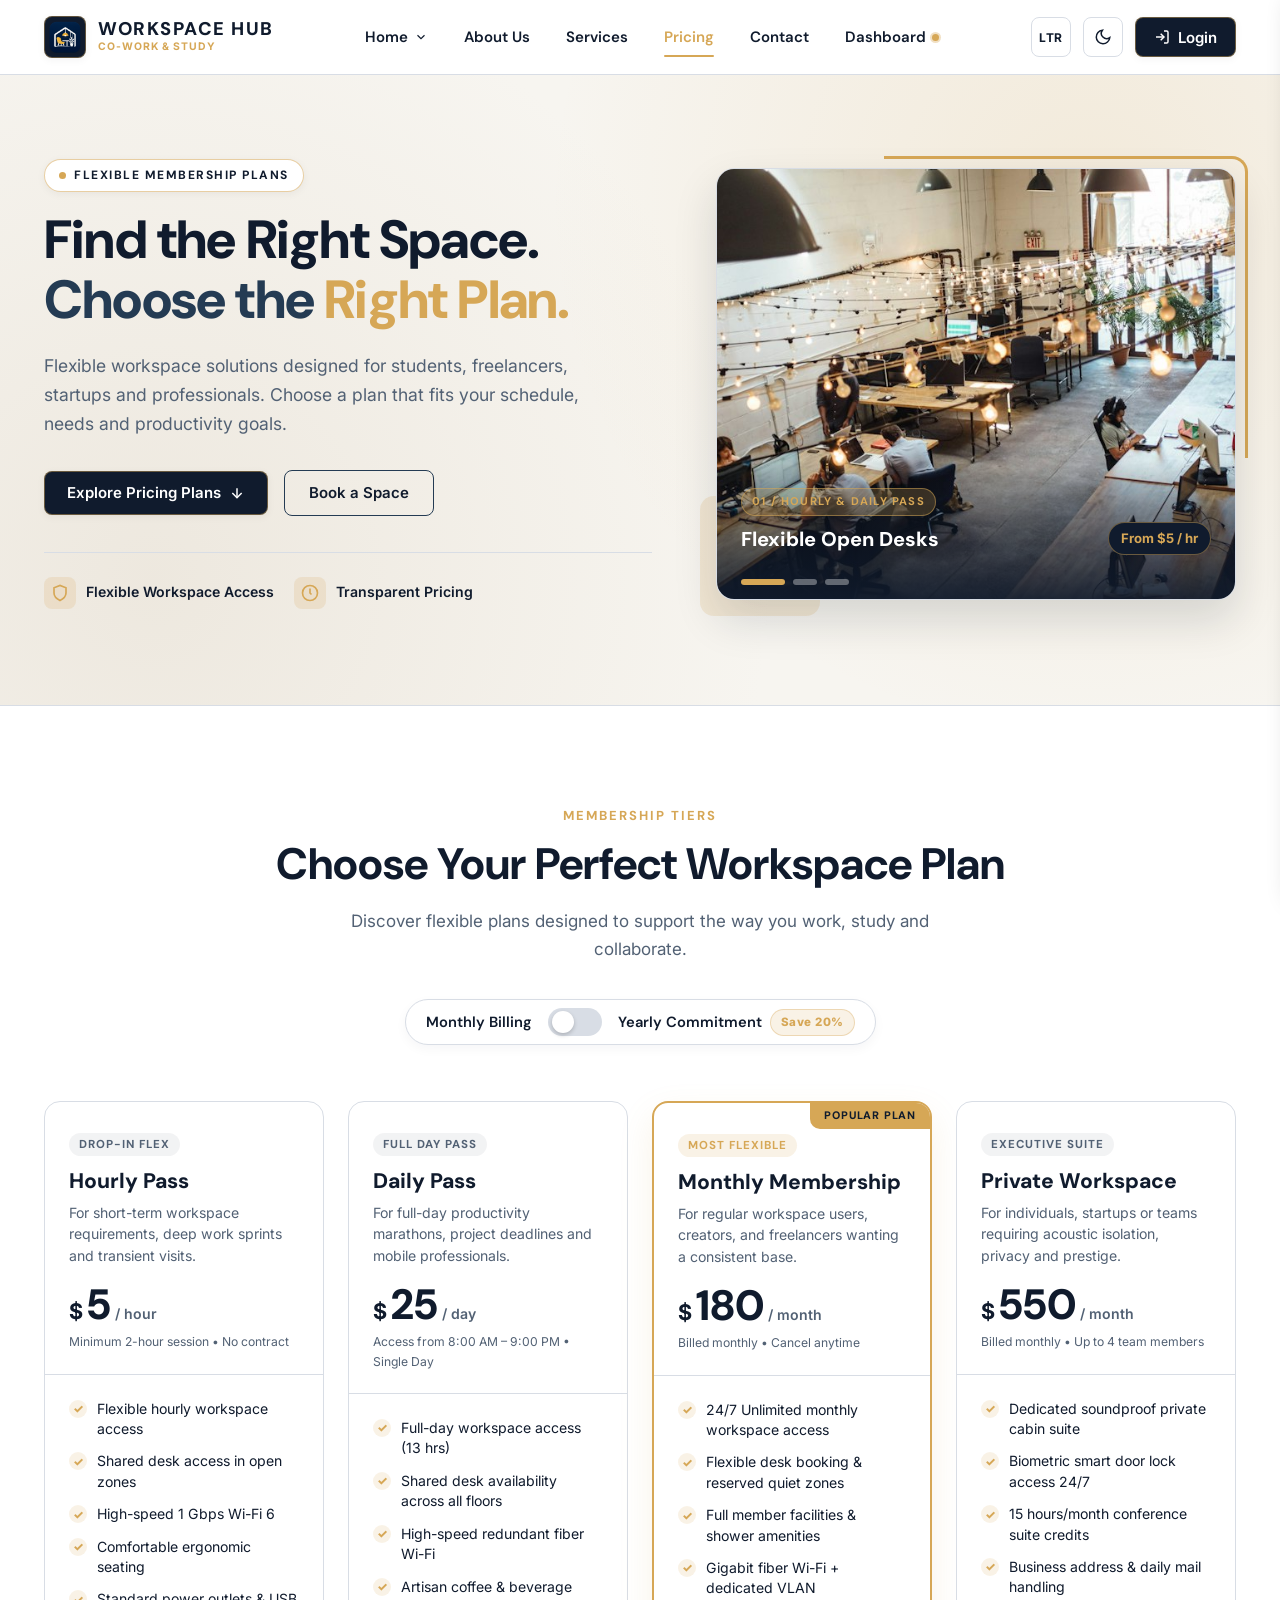
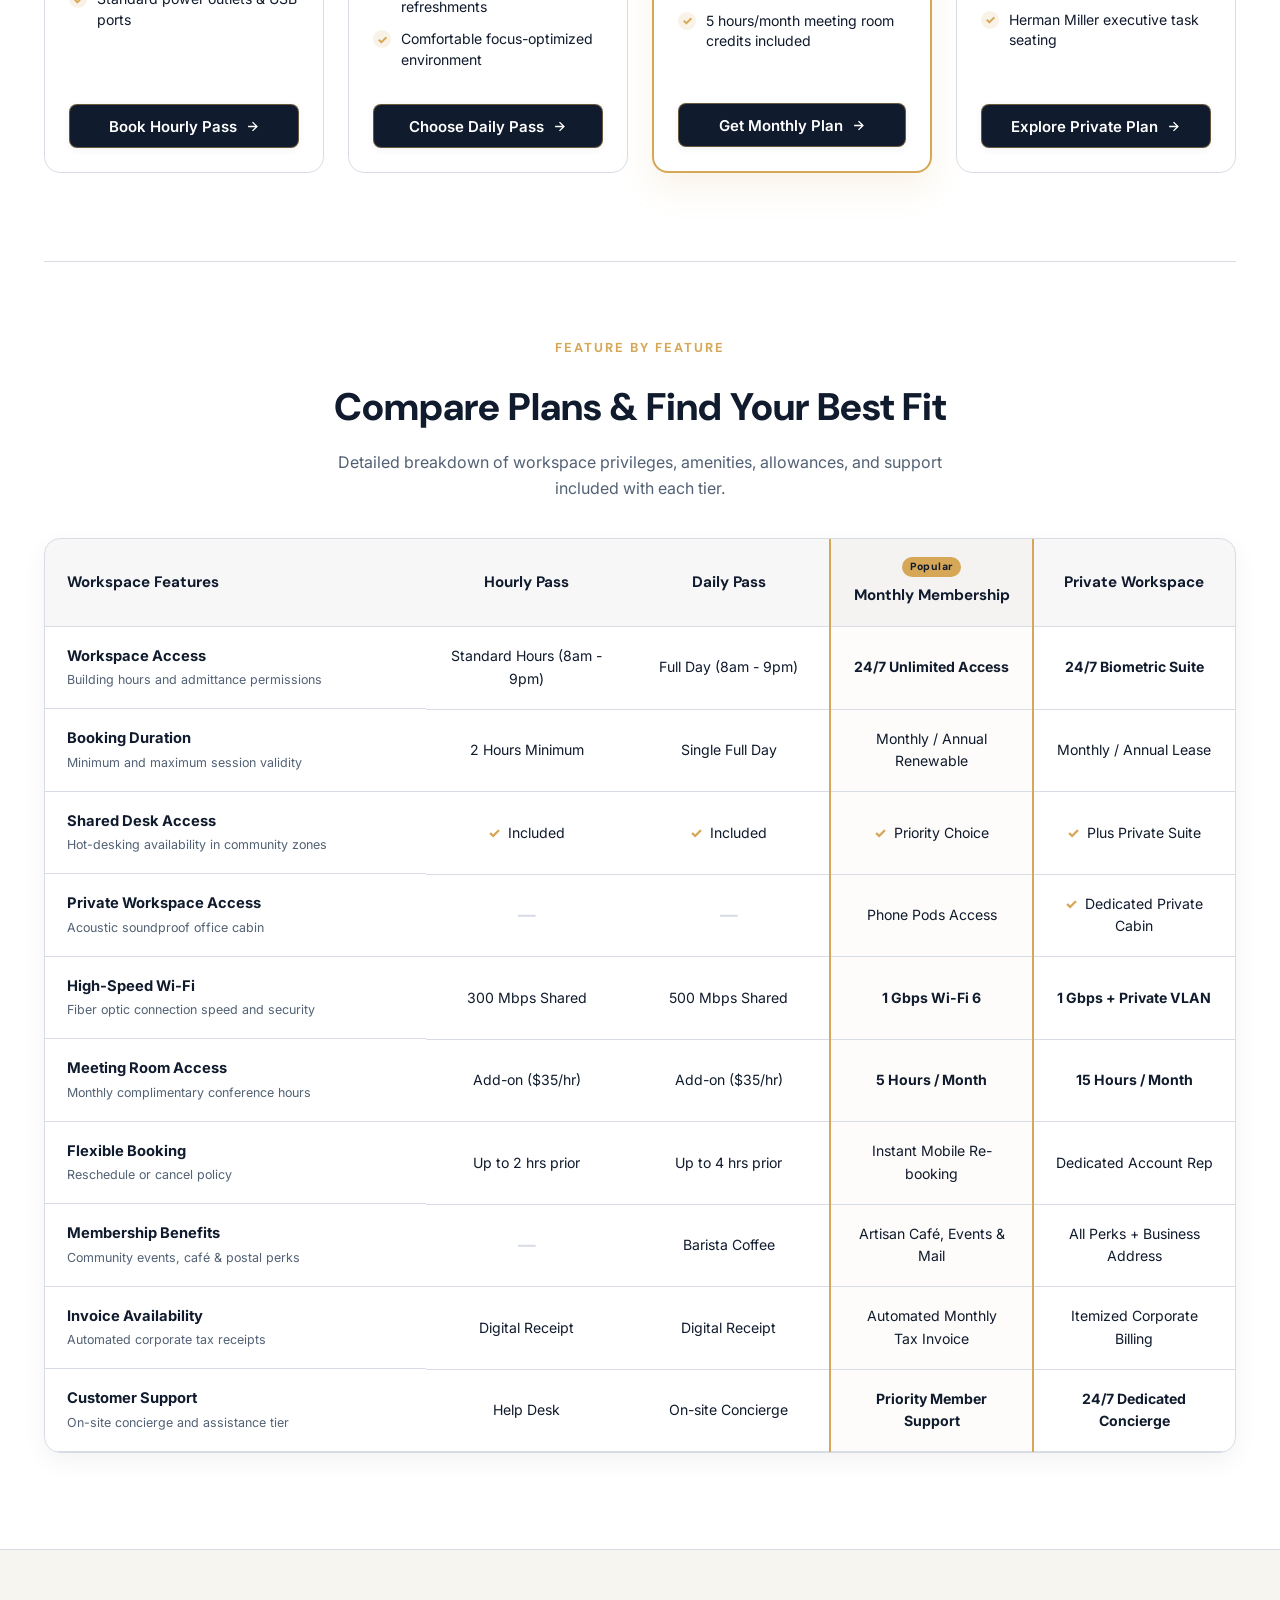
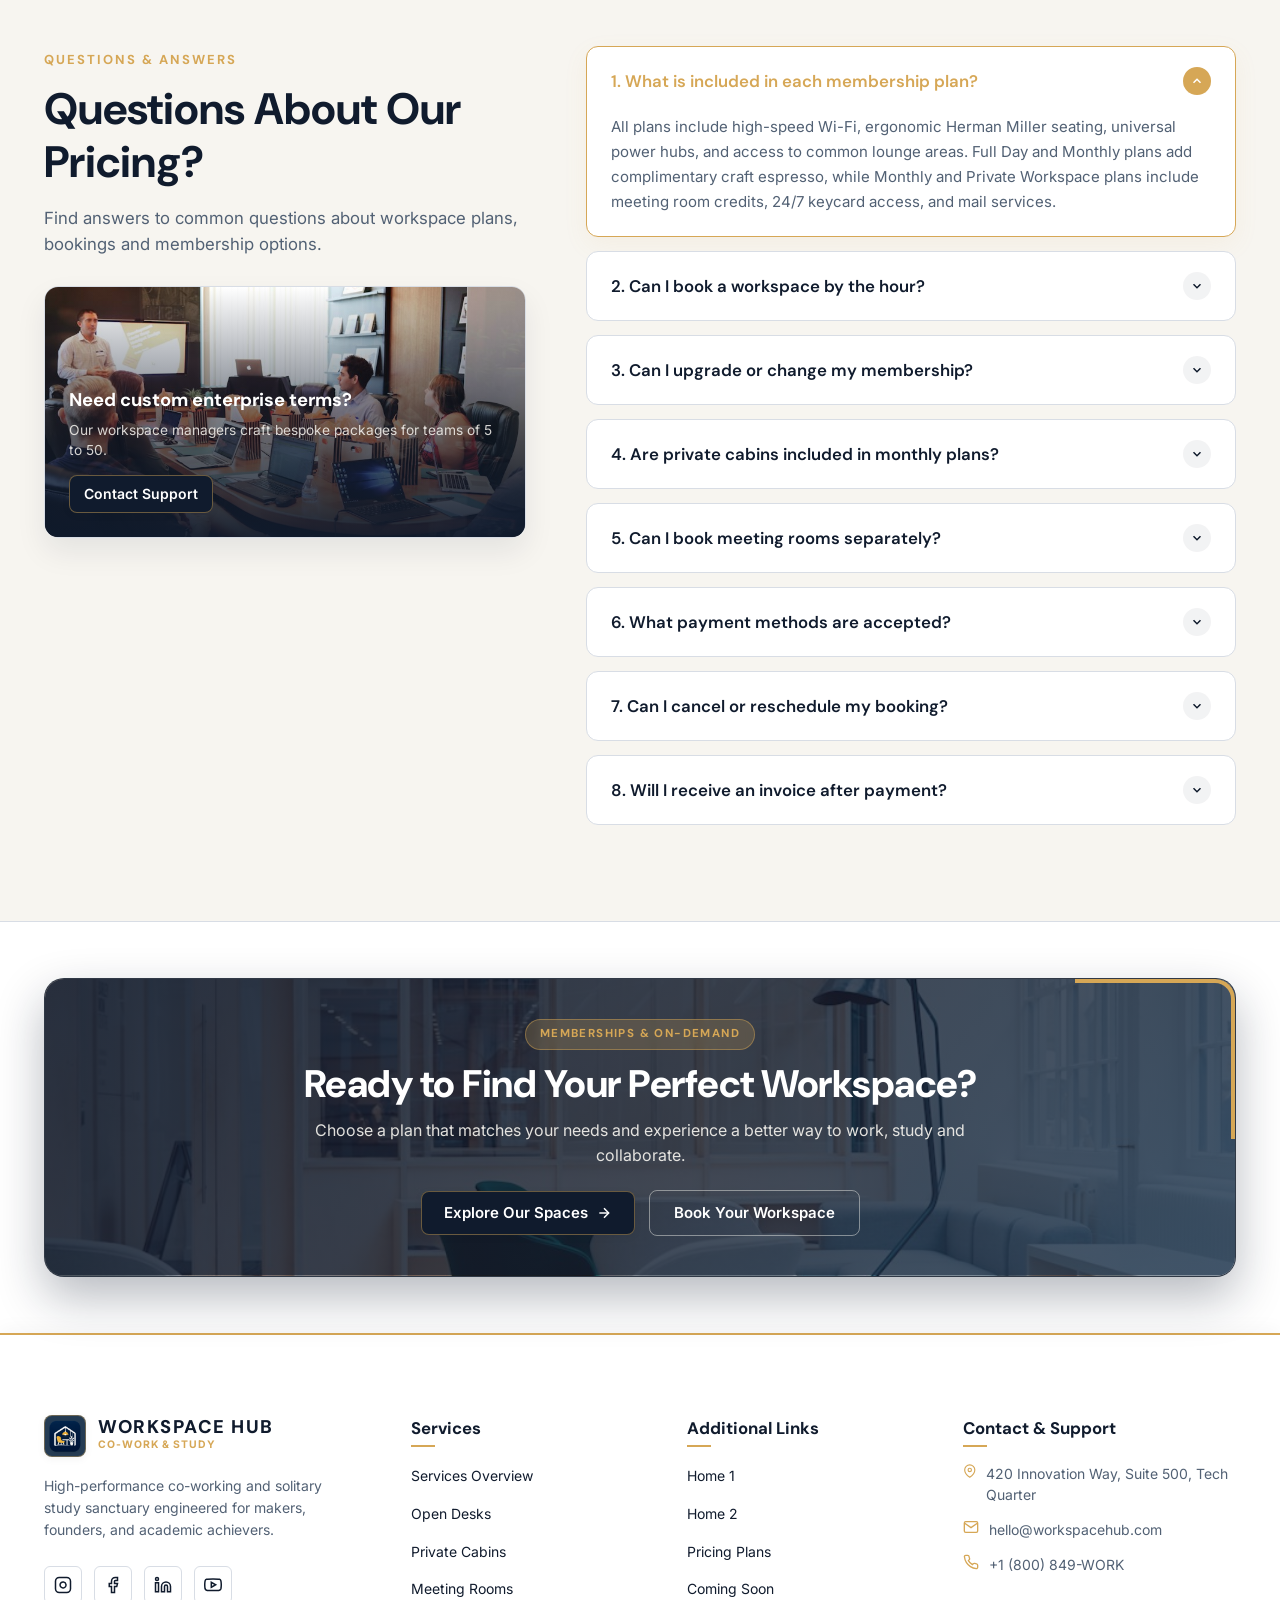
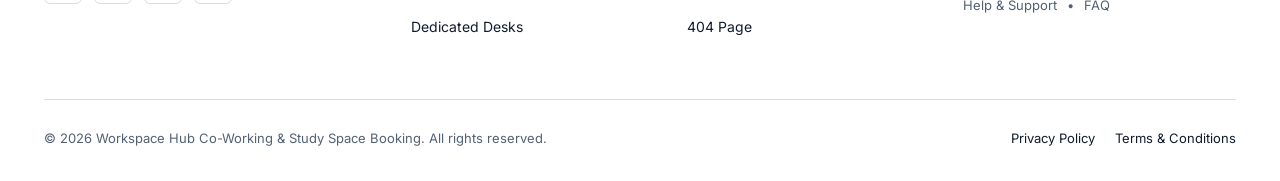
<file: Pricing.html>
﻿<!DOCTYPE html>
<html lang="en" dir="ltr" data-theme="light">
<head>
  <meta charset="UTF-8">
  <meta name="viewport" content="width=device-width, initial-scale=1.0">
  <title>Workspace Hub | Transparent Pricing &amp; Flexible Membership Plans</title>
  <meta name="description" content="Discover flexible workspace plans designed for students, freelancers, startups and professionals. Compare hourly passes, day passes, monthly memberships, and private cabins.">
  <link rel="icon" type="image/png" href="assets/logo.png">
  <link rel="preconnect" href="https://fonts.googleapis.com">
  <link rel="preconnect" href="https://fonts.gstatic.com" crossorigin>
  <link href="https://fonts.googleapis.com/css2?family=DM+Sans:ital,opsz,wght@0,9..40,400;0,9..40,500;0,9..40,600;0,9..40,700;1,9..40,400&family=Inter:wght@300;400;500;600;700&display=swap" rel="stylesheet">
  <link rel="stylesheet" href="Pricing.css">
  <link rel="stylesheet" href="responsive.css">
</head>
<body class="pricing-page">

  <header class="site-header" id="siteHeader">
    <div class="header-container">
      
      <a href="index.html" class="brand-identity">
        <div class="brand-logo-mark">
          <img src="assets/logo.png" alt="Workspace Hub Logo" class="brand-logo-img">
        </div>
        <div class="brand-name-wrap">
          <span class="brand-title">WORKSPACE HUB</span>
          <span class="brand-subtitle">CO-WORK &amp; STUDY</span>
        </div>
      </a>

      <nav class="nav-desktop" aria-label="Main Navigation">
        <ul class="nav-list">
          
          <li class="nav-item has-dropdown">
            <button class="nav-link dropdown-toggle" aria-expanded="false">
              <span>Home</span>
              <svg class="chevron-icon" width="14" height="14" viewBox="0 0 24 24" fill="none" stroke="currentColor" stroke-width="2"><path d="M6 9l6 6 6-6"/></svg>
            </button>
            <div class="dropdown-menu">
              <a href="index.html" class="dropdown-item">
                <div>
                  <strong>Home 1</strong>
                  <p>Premium Poster Redesign</p>
                </div>
              </a>
              <a href="home2.html" class="dropdown-item">
                <div>
                  <strong>Home 2</strong>
                  <p>Editorial Grid Experience</p>
                </div>
              </a>
            </div>
          </li>

          <li class="nav-item">
            <a href="about.html" class="nav-link">About Us</a>
          </li>

          <li class="nav-item">
            <a href="Services.html" class="nav-link">Services</a>
          </li>

          <li class="nav-item">
            <a href="Pricing.html" class="nav-link active">Pricing</a>
          </li>

          <li class="nav-item">
            <a href="contact.html" class="nav-link">Contact</a>
          </li>

          <li class="nav-item">
            <a href="dashboard.html" class="nav-link nav-dashboard-link">
              <span>Dashboard</span>
              <span class="pulse-indicator"></span>
            </a>
          </li>
        </ul>
      </nav>

      <div class="header-controls">
        <button id="rtlToggleBtn" class="control-btn" title="Toggle RTL/LTR" aria-label="Toggle text direction">
          <span class="btn-text-badge">LTR</span>
        </button>

        <button id="themeToggleBtn" class="control-btn" title="Toggle Dark/Light Mode" aria-label="Toggle theme">
          <svg class="theme-icon-sun" width="18" height="18" viewBox="0 0 24 24" fill="none" stroke="currentColor" stroke-width="2"><circle cx="12" cy="12" r="5"/><line x1="12" y1="1" x2="12" y2="3"/><line x1="12" y1="21" x2="12" y2="23"/><line x1="4.22" y1="4.22" x2="5.64" y2="5.64"/><line x1="18.36" y1="18.36" x2="19.78" y2="19.78"/><line x1="1" y1="12" x2="3" y2="12"/><line x1="21" y1="12" x2="23" y2="12"/><line x1="4.22" y1="19.78" x2="5.64" y2="18.36"/><line x1="18.36" y1="5.64" x2="19.78" y2="4.22"/></svg>
          <svg class="theme-icon-moon" width="18" height="18" viewBox="0 0 24 24" fill="none" stroke="currentColor" stroke-width="2"><path d="M21 12.79A9 9 0 1 1 11.21 3 7 7 0 0 0 21 12.79z"/></svg>
        </button>

        <a href="login.html" id="headerLoginBtn" class="btn-primary">
          <svg width="16" height="16" viewBox="0 0 24 24" fill="none" stroke="currentColor" stroke-width="2.2"><path d="M15 3h4a2 2 0 0 1 2 2v14a2 2 0 0 1-2 2h-4"/><polyline points="10 17 15 12 10 7"/><line x1="15" y1="12" x2="3" y2="12"/></svg>
          <span id="loginBtnText">Login</span>
        </a>

        <button id="mobileMenuToggle" class="mobile-toggle-btn" aria-label="Open Navigation Menu">
          <span></span>
          <span></span>
          <span></span>
        </button>
      </div>

    </div>

    <div id="mobileDrawer" class="mobile-drawer" aria-hidden="true">
      <div class="drawer-header">
        <div class="brand-identity">
          <div class="brand-logo-mark">
            <img src="assets/logo.png" alt="Workspace Hub Logo" class="brand-logo-img">
          </div>
          <div class="brand-name-wrap">
            <span class="brand-title">WORKSPACE HUB</span>
            <span class="brand-subtitle">CO-WORK &amp; STUDY</span>
          </div>
        </div>
        <button id="closeDrawerBtn" class="close-drawer-btn" aria-label="Close menu">&times;</button>
      </div>
      <div class="drawer-body">
        <ul class="mobile-nav-list">
          <li><a href="index.html" class="mobile-link" onclick="closeMobileDrawer()">Home 1 (Poster Redesign)</a></li>
          <li><a href="home2.html" class="mobile-link" onclick="closeMobileDrawer()">Home 2 (Editorial Grid)</a></li>
          <li><a href="about.html" class="mobile-link" onclick="closeMobileDrawer()">About Us</a></li>
          <li><a href="Services.html" class="mobile-link" onclick="closeMobileDrawer()">Services</a></li>
          <li><a href="Pricing.html" class="mobile-link active" onclick="closeMobileDrawer()">Pricing &amp; Plans</a></li>
          <li><a href="contact.html" class="mobile-link" onclick="closeMobileDrawer()">Contact</a></li>
          <li>
            <a href="dashboard.html" class="mobile-link mobile-dashboard-btn" onclick="closeMobileDrawer()">
              Member Dashboard
            </a>
          </li>
        </ul>
        <div class="drawer-footer-actions">
          <button class="btn-primary btn-full-width" onclick="closeMobileDrawer()">
            Login to Member Portal
          </button>
        </div>
      </div>
    </div>
  </header>

  <main id="main-content">

    <section class="pricing-hero-section" id="pricing-hero">
      <div class="container pricing-hero-container">
        
        <div class="pricing-hero-text">
          <div class="pricing-hero-kicker">
            <span class="pricing-kicker-dot"></span>
            <span>FLEXIBLE MEMBERSHIP PLANS</span>
          </div>

          <h1 class="pricing-hero-title">
            Find the Right Space. <br>
            <span class="pricing-highlight">Choose the</span> <span class="text-terracotta">Right Plan.</span>
          </h1>

          <p class="pricing-hero-desc">
            Flexible workspace solutions designed for students, freelancers, startups and professionals. Choose a plan that fits your schedule, needs and productivity goals.
          </p>

          <div class="pricing-hero-cta-group">
            <a href="#pricing-plans" class="btn-primary">
              <span>Explore Pricing Plans</span>
              <svg width="16" height="16" viewBox="0 0 24 24" fill="none" stroke="currentColor" stroke-width="2.2"><line x1="12" y1="5" x2="12" y2="19"/><polyline points="19 12 12 19 5 12"/></svg>
            </a>
            <button class="btn-secondary" onclick="openBookingModal('all')">
              <span>Book a Space</span>
            </button>
          </div>

          <div class="pricing-hero-highlights-strip">
            <div class="pricing-highlight-item">
              <div class="pricing-feat-icon">
                <svg width="18" height="18" viewBox="0 0 24 24" fill="none" stroke="#D6A756" stroke-width="2.2"><path d="M12 22s8-4 8-10V5l-8-3-8 3v7c0 6 8 10 8 10z"/></svg>
              </div>
              <span>Flexible Workspace Access</span>
            </div>

            <div class="pricing-highlight-item">
              <div class="pricing-feat-icon">
                <svg width="18" height="18" viewBox="0 0 24 24" fill="none" stroke="#D6A756" stroke-width="2.2"><circle cx="12" cy="12" r="10"/><polyline points="12 6 12 12 14 14"/></svg>
              </div>
              <span>Transparent Pricing</span>
            </div>
          </div>
        </div>

        <div class="pricing-hero-visual">
          <div class="pricing-asymmetric-frame">
            <div class="pricing-terracotta-diagonal-border"></div>
            <div class="pricing-aqua-decor-block"></div>
            
            <div class="pricing-hero-slider" id="pricingHeroSlider" aria-roledescription="carousel" aria-label="Workspace Membership Plans Showcase">
              <div class="pricing-hero-slider-track" id="pricingHeroSliderTrack">
                <article class="pricing-hero-slide-card active" data-slide="0">
                  <img src="assets/open-desk.jpg" alt="Hourly & Daily Open Desk Workspace" class="pricing-hero-img" onerror="this.onerror=null;this.src='asstes/open-desk.jpg';">
                  <div class="pricing-slide-overlay">
                    <span class="pricing-slide-tag">01 / HOURLY &amp; DAILY PASS</span>
                    <div class="pricing-slide-meta">
                      <h4>Flexible Open Desks</h4>
                      <span class="pricing-slide-rate">From $5 / hr</span>
                    </div>
                  </div>
                </article>

                <article class="pricing-hero-slide-card" data-slide="1">
                  <img src="assets/dedicated-desk.jpg" alt="Dedicated Monthly Membership Desk" class="pricing-hero-img" onerror="this.onerror=null;this.src='asstes/dedicated-desk.jpg';">
                  <div class="pricing-slide-overlay">
                    <span class="pricing-slide-tag">02 / MONTHLY MEMBERSHIP</span>
                    <div class="pricing-slide-meta">
                      <h4>Dedicated Personal Desk</h4>
                      <span class="pricing-slide-rate">$180 / mo</span>
                    </div>
                  </div>
                </article>

                <article class="pricing-hero-slide-card" data-slide="2">
                  <img src="assets/private-cabin.jpg" alt="Private Executive Team Suite" class="pricing-hero-img" onerror="this.onerror=null;this.src='asstes/private-cabin.jpg';">
                  <div class="pricing-slide-overlay">
                    <span class="pricing-slide-tag">03 / PRIVATE WORKSPACE</span>
                    <div class="pricing-slide-meta">
                      <h4>Executive Team Cabins</h4>
                      <span class="pricing-slide-rate">$550 / mo</span>
                    </div>
                  </div>
                </article>
              </div>

              <div class="pricing-slider-dots" id="pricingSliderDots">
                <button type="button" class="pricing-slider-dot active" data-index="0" aria-label="View Card 1"></button>
                <button type="button" class="pricing-slider-dot" data-index="1" aria-label="View Card 2"></button>
                <button type="button" class="pricing-slider-dot" data-index="2" aria-label="View Card 3"></button>
              </div>
            </div>
          </div>
        </div>

      </div>
    </section>

    <section class="pricing-section-plans" id="pricing-plans">
      <div class="container">
        
        <div class="section-header text-center">
          <div class="section-kicker">MEMBERSHIP TIERS</div>
          <h2 class="section-title">Choose Your Perfect Workspace Plan</h2>
          <p class="section-subtitle">
            Discover flexible plans designed to support the way you work, study and collaborate.
          </p>

          <div class="billing-toggle-container" role="group" aria-label="Billing frequency toggle">
            <span class="billing-toggle-label" id="labelMonthly">Monthly Billing</span>
            <button type="button" class="billing-switch-btn" id="billingToggleBtn" role="switch" aria-checked="false" aria-labelledby="labelYearly">
              <span class="switch-handle"></span>
            </button>
            <div class="billing-yearly-wrap">
              <span class="billing-toggle-label" id="labelYearly">Yearly Commitment</span>
              <span class="savings-chip">Save 20%</span>
            </div>
          </div>
        </div>

        <div class="pricing-cards-grid" id="pricingCardsGrid">
          
          <article class="pricing-card" data-plan="hourly">
            <div class="pricing-card-header">
              <div class="plan-badge-slot">
                <span class="plan-type-pill">DROP-IN FLEX</span>
              </div>
              <h3 class="plan-name">Hourly Pass</h3>
              <p class="plan-desc">For short-term workspace requirements, deep work sprints and transient visits.</p>
              
              <div class="plan-price-wrap">
                <span class="plan-currency">$</span>
                <span class="plan-amount" data-monthly="5" data-yearly="5">5</span>
                <span class="plan-period">/ hour</span>
              </div>
              <span class="plan-sub-billing">Minimum 2-hour session • No contract</span>
            </div>

            <div class="pricing-card-body">
              <ul class="plan-features-list">
                <li><span class="feat-check">✓</span> Flexible hourly workspace access</li>
                <li><span class="feat-check">✓</span> Shared desk access in open zones</li>
                <li><span class="feat-check">✓</span> High-speed 1 Gbps Wi-Fi 6</li>
                <li><span class="feat-check">✓</span> Comfortable ergonomic seating</li>
                <li><span class="feat-check">✓</span> Standard power outlets &amp; USB ports</li>
              </ul>
              
              <div class="plan-action-wrap">
                <button class="btn-primary btn-full-width" onclick="handlePlanSelection('hourly')">
                  <span>Book Hourly Pass</span>
                  <svg width="15" height="15" viewBox="0 0 24 24" fill="none" stroke="currentColor" stroke-width="2.2"><line x1="5" y1="12" x2="19" y2="12"/><polyline points="12 5 19 12 12 19"/></svg>
                </button>
              </div>
            </div>
          </article>

          <article class="pricing-card" data-plan="daily">
            <div class="pricing-card-header">
              <div class="plan-badge-slot">
                <span class="plan-type-pill">FULL DAY PASS</span>
              </div>
              <h3 class="plan-name">Daily Pass</h3>
              <p class="plan-desc">For full-day productivity marathons, project deadlines and mobile professionals.</p>
              
              <div class="plan-price-wrap">
                <span class="plan-currency">$</span>
                <span class="plan-amount" data-monthly="25" data-yearly="25">25</span>
                <span class="plan-period">/ day</span>
              </div>
              <span class="plan-sub-billing">Access from 8:00 AM – 9:00 PM • Single Day</span>
            </div>

            <div class="pricing-card-body">
              <ul class="plan-features-list">
                <li><span class="feat-check">✓</span> Full-day workspace access (13 hrs)</li>
                <li><span class="feat-check">✓</span> Shared desk availability across all floors</li>
                <li><span class="feat-check">✓</span> High-speed redundant fiber Wi-Fi</li>
                <li><span class="feat-check">✓</span> Artisan coffee &amp; beverage refreshments</li>
                <li><span class="feat-check">✓</span> Comfortable focus-optimized environment</li>
              </ul>
              
              <div class="plan-action-wrap">
                <button class="btn-primary btn-full-width" onclick="handlePlanSelection('daily')">
                  <span>Choose Daily Pass</span>
                  <svg width="15" height="15" viewBox="0 0 24 24" fill="none" stroke="currentColor" stroke-width="2.2"><line x1="5" y1="12" x2="19" y2="12"/><polyline points="12 5 19 12 12 19"/></svg>
                </button>
              </div>
            </div>
          </article>

          <article class="pricing-card featured-card" data-plan="monthly">
            <div class="featured-ribbon">
              <span>POPULAR PLAN</span>
            </div>
            <div class="pricing-card-header">
              <div class="plan-badge-slot">
                <span class="plan-type-pill pill-featured">MOST FLEXIBLE</span>
              </div>
              <h3 class="plan-name">Monthly Membership</h3>
              <p class="plan-desc">For regular workspace users, creators, and freelancers wanting a consistent base.</p>
              
              <div class="plan-price-wrap">
                <span class="plan-currency">$</span>
                <span class="plan-amount" id="monthlyPriceVal" data-monthly="180" data-yearly="144">180</span>
                <span class="plan-period" id="monthlyPeriodVal">/ month</span>
              </div>
              <span class="plan-sub-billing" id="monthlyBillingNote">Billed monthly • Cancel anytime</span>
            </div>

            <div class="pricing-card-body">
              <ul class="plan-features-list">
                <li><span class="feat-check">✓</span> 24/7 Unlimited monthly workspace access</li>
                <li><span class="feat-check">✓</span> Flexible desk booking &amp; reserved quiet zones</li>
                <li><span class="feat-check">✓</span> Full member facilities &amp; shower amenities</li>
                <li><span class="feat-check">✓</span> Gigabit fiber Wi-Fi + dedicated VLAN</li>
                <li><span class="feat-check">✓</span> 5 hours/month meeting room credits included</li>
              </ul>
              
              <div class="plan-action-wrap">
                <button class="btn-primary btn-full-width" onclick="handlePlanSelection('monthly')">
                  <span>Get Monthly Plan</span>
                  <svg width="15" height="15" viewBox="0 0 24 24" fill="none" stroke="currentColor" stroke-width="2.2"><line x1="5" y1="12" x2="19" y2="12"/><polyline points="12 5 19 12 12 19"/></svg>
                </button>
              </div>
            </div>
          </article>

          <article class="pricing-card" data-plan="private">
            <div class="pricing-card-header">
              <div class="plan-badge-slot">
                <span class="plan-type-pill">EXECUTIVE SUITE</span>
              </div>
              <h3 class="plan-name">Private Workspace</h3>
              <p class="plan-desc">For individuals, startups or teams requiring acoustic isolation, privacy and prestige.</p>
              
              <div class="plan-price-wrap">
                <span class="plan-currency">$</span>
                <span class="plan-amount" id="privatePriceVal" data-monthly="550" data-yearly="440">550</span>
                <span class="plan-period" id="privatePeriodVal">/ month</span>
              </div>
              <span class="plan-sub-billing" id="privateBillingNote">Billed monthly • Up to 4 team members</span>
            </div>

            <div class="pricing-card-body">
              <ul class="plan-features-list">
                <li><span class="feat-check">✓</span> Dedicated soundproof private cabin suite</li>
                <li><span class="feat-check">✓</span> Biometric smart door lock access 24/7</li>
                <li><span class="feat-check">✓</span> 15 hours/month conference suite credits</li>
                <li><span class="feat-check">✓</span> Business address &amp; daily mail handling</li>
                <li><span class="feat-check">✓</span> Herman Miller executive task seating</li>
              </ul>
              
              <div class="plan-action-wrap">
                <button class="btn-primary btn-full-width" onclick="handlePlanSelection('private')">
                  <span>Explore Private Plan</span>
                  <svg width="15" height="15" viewBox="0 0 24 24" fill="none" stroke="currentColor" stroke-width="2.2"><line x1="5" y1="12" x2="19" y2="12"/><polyline points="12 5 19 12 12 19"/></svg>
                </button>
              </div>
            </div>
          </article>

        </div>

        <div class="comparison-section-wrapper">
          <div class="comparison-header text-center">
            <div class="section-kicker">FEATURE BY FEATURE</div>
            <h3 class="comparison-title">Compare Plans &amp; Find Your Best Fit</h3>
            <p class="comparison-subtitle">
              Detailed breakdown of workspace privileges, amenities, allowances, and support included with each tier.
            </p>
          </div>

          <div class="comparison-table-wrapper" tabindex="0" role="region" aria-label="Pricing feature comparison table">
            <table class="comparison-table">
              <thead>
                <tr>
                  <th scope="col" class="th-feature">Workspace Features</th>
                  <th scope="col" class="th-plan">Hourly Pass</th>
                  <th scope="col" class="th-plan">Daily Pass</th>
                  <th scope="col" class="th-plan th-featured">
                    <span class="th-highlight-badge">Popular</span>
                    Monthly Membership
                  </th>
                  <th scope="col" class="th-plan">Private Workspace</th>
                </tr>
              </thead>
              <tbody>
                <tr>
                  <th scope="row" class="td-feature-title">
                    <strong>Workspace Access</strong>
                    <span>Building hours and admittance permissions</span>
                  </th>
                  <td class="td-val">Standard Hours (8am - 9pm)</td>
                  <td class="td-val">Full Day (8am - 9pm)</td>
                  <td class="td-val td-featured"><strong>24/7 Unlimited Access</strong></td>
                  <td class="td-val"><strong>24/7 Biometric Suite</strong></td>
                </tr>

                <tr>
                  <th scope="row" class="td-feature-title">
                    <strong>Booking Duration</strong>
                    <span>Minimum and maximum session validity</span>
                  </th>
                  <td class="td-val">2 Hours Minimum</td>
                  <td class="td-val">Single Full Day</td>
                  <td class="td-val td-featured">Monthly / Annual Renewable</td>
                  <td class="td-val">Monthly / Annual Lease</td>
                </tr>

                <tr>
                  <th scope="row" class="td-feature-title">
                    <strong>Shared Desk Access</strong>
                    <span>Hot-desking availability in community zones</span>
                  </th>
                  <td class="td-val"><span class="table-check">✓</span> Included</td>
                  <td class="td-val"><span class="table-check">✓</span> Included</td>
                  <td class="td-val td-featured"><span class="table-check">✓</span> Priority Choice</td>
                  <td class="td-val"><span class="table-check">✓</span> Plus Private Suite</td>
                </tr>

                <tr>
                  <th scope="row" class="td-feature-title">
                    <strong>Private Workspace Access</strong>
                    <span>Acoustic soundproof office cabin</span>
                  </th>
                  <td class="td-val"><span class="table-dash">—</span></td>
                  <td class="td-val"><span class="table-dash">—</span></td>
                  <td class="td-val td-featured">Phone Pods Access</td>
                  <td class="td-val"><span class="table-check">✓</span> Dedicated Private Cabin</td>
                </tr>

                <tr>
                  <th scope="row" class="td-feature-title">
                    <strong>High-Speed Wi-Fi</strong>
                    <span>Fiber optic connection speed and security</span>
                  </th>
                  <td class="td-val">300 Mbps Shared</td>
                  <td class="td-val">500 Mbps Shared</td>
                  <td class="td-val td-featured"><strong>1 Gbps Wi-Fi 6</strong></td>
                  <td class="td-val"><strong>1 Gbps + Private VLAN</strong></td>
                </tr>

                <tr>
                  <th scope="row" class="td-feature-title">
                    <strong>Meeting Room Access</strong>
                    <span>Monthly complimentary conference hours</span>
                  </th>
                  <td class="td-val">Add-on ($35/hr)</td>
                  <td class="td-val">Add-on ($35/hr)</td>
                  <td class="td-val td-featured"><strong>5 Hours / Month</strong></td>
                  <td class="td-val"><strong>15 Hours / Month</strong></td>
                </tr>

                <tr>
                  <th scope="row" class="td-feature-title">
                    <strong>Flexible Booking</strong>
                    <span>Reschedule or cancel policy</span>
                  </th>
                  <td class="td-val">Up to 2 hrs prior</td>
                  <td class="td-val">Up to 4 hrs prior</td>
                  <td class="td-val td-featured">Instant Mobile Re-booking</td>
                  <td class="td-val">Dedicated Account Rep</td>
                </tr>

                <tr>
                  <th scope="row" class="td-feature-title">
                    <strong>Membership Benefits</strong>
                    <span>Community events, café &amp; postal perks</span>
                  </th>
                  <td class="td-val"><span class="table-dash">—</span></td>
                  <td class="td-val">Barista Coffee</td>
                  <td class="td-val td-featured">Artisan Café, Events &amp; Mail</td>
                  <td class="td-val">All Perks + Business Address</td>
                </tr>

                <tr>
                  <th scope="row" class="td-feature-title">
                    <strong>Invoice Availability</strong>
                    <span>Automated corporate tax receipts</span>
                  </th>
                  <td class="td-val">Digital Receipt</td>
                  <td class="td-val">Digital Receipt</td>
                  <td class="td-val td-featured">Automated Monthly Tax Invoice</td>
                  <td class="td-val">Itemized Corporate Billing</td>
                </tr>

                <tr>
                  <th scope="row" class="td-feature-title">
                    <strong>Customer Support</strong>
                    <span>On-site concierge and assistance tier</span>
                  </th>
                  <td class="td-val">Help Desk</td>
                  <td class="td-val">On-site Concierge</td>
                  <td class="td-val td-featured"><strong>Priority Member Support</strong></td>
                  <td class="td-val"><strong>24/7 Dedicated Concierge</strong></td>
                </tr>
              </tbody>
            </table>
          </div>
        </div>

      </div>
    </section>

    <section class="pricing-section-faq" id="pricing-faq">
      <div class="container">
        
        <div class="pricing-faq-layout">
          
          <div class="pricing-faq-intro-col">
            <div class="section-kicker">QUESTIONS &amp; ANSWERS</div>
            <h2 class="section-title">Questions About Our Pricing?</h2>
            <p class="pricing-faq-lead">
              Find answers to common questions about workspace plans, bookings and membership options.
            </p>

            <div class="pricing-faq-visual-card">
              <img src="assets/faq-workspace.jpg" alt="Workspace Hub Front Desk Concierge Support" class="pricing-faq-img" onerror="this.onerror=null;this.src='asstes/faq-workspace.jpg';">
              <div class="pricing-faq-overlay">
                <strong>Need custom enterprise terms?</strong>
                <p>Our workspace managers craft bespoke packages for teams of 5 to 50.</p>
                <a href="contact.html" class="btn-primary btn-sm">Contact Support</a>
              </div>
            </div>
          </div>

          <div class="pricing-faq-accordion-col">
            <div class="faq-accordion" id="pricingAccordion">
              
              <div class="faq-item active">
                <button class="faq-question-btn" aria-expanded="true" aria-controls="faq-ans-1">
                  <span>1. What is included in each membership plan?</span>
                  <div class="faq-toggle-icon">
                    <svg width="14" height="14" viewBox="0 0 24 24" fill="none" stroke="currentColor" stroke-width="2.5"><polyline points="6 9 12 15 18 9"/></svg>
                  </div>
                </button>
                <div class="faq-answer-panel" id="faq-ans-1">
                  <p>
                    All plans include high-speed Wi-Fi, ergonomic Herman Miller seating, universal power hubs, and access to common lounge areas. Full Day and Monthly plans add complimentary craft espresso, while Monthly and Private Workspace plans include meeting room credits, 24/7 keycard access, and mail services.
                  </p>
                </div>
              </div>

              <div class="faq-item">
                <button class="faq-question-btn" aria-expanded="false" aria-controls="faq-ans-2">
                  <span>2. Can I book a workspace by the hour?</span>
                  <div class="faq-toggle-icon">
                    <svg width="14" height="14" viewBox="0 0 24 24" fill="none" stroke="currentColor" stroke-width="2.5"><polyline points="6 9 12 15 18 9"/></svg>
                  </div>
                </button>
                <div class="faq-answer-panel" id="faq-ans-2">
                  <p>
                    Yes! Our Hourly Pass gives you complete flexibility starting at $5 per hour (with a 2-hour minimum). You can drop in, select any open workstation, and work on demand without long-term contracts.
                  </p>
                </div>
              </div>

              <div class="faq-item">
                <button class="faq-question-btn" aria-expanded="false" aria-controls="faq-ans-3">
                  <span>3. Can I upgrade or change my membership?</span>
                  <div class="faq-toggle-icon">
                    <svg width="14" height="14" viewBox="0 0 24 24" fill="none" stroke="currentColor" stroke-width="2.5"><polyline points="6 9 12 15 18 9"/></svg>
                  </div>
                </button>
                <div class="faq-answer-panel" id="faq-ans-3">
                  <p>
                    Yes. You can upgrade from an Hourly or Day Pass to a Monthly Membership or Private Suite at any time directly in your Member Dashboard. Any unused prepaid fees can be prorated toward your new membership tier.
                  </p>
                </div>
              </div>

              <div class="faq-item">
                <button class="faq-question-btn" aria-expanded="false" aria-controls="faq-ans-4">
                  <span>4. Are private cabins included in monthly plans?</span>
                  <div class="faq-toggle-icon">
                    <svg width="14" height="14" viewBox="0 0 24 24" fill="none" stroke="currentColor" stroke-width="2.5"><polyline points="6 9 12 15 18 9"/></svg>
                  </div>
                </button>
                <div class="faq-answer-panel" id="faq-ans-4">
                  <p>
                    Standard Monthly Memberships provide hot-desk and dedicated desk access within our quiet and open community zones, along with access to soundproof phone booths. For a dedicated, lockable private suite, please select our Private Workspace plan.
                  </p>
                </div>
              </div>

              <div class="faq-item">
                <button class="faq-question-btn" aria-expanded="false" aria-controls="faq-ans-5">
                  <span>5. Can I book meeting rooms separately?</span>
                  <div class="faq-toggle-icon">
                    <svg width="14" height="14" viewBox="0 0 24 24" fill="none" stroke="currentColor" stroke-width="2.5"><polyline points="6 9 12 15 18 9"/></svg>
                  </div>
                </button>
                <div class="faq-answer-panel" id="faq-ans-5">
                  <p>
                    Yes. Meeting rooms can be reserved on demand at $35 per hour by both non-members and members. Monthly Members receive 5 complimentary hours each month, while Private Workspace suites receive 15 complimentary hours.
                  </p>
                </div>
              </div>

              <div class="faq-item">
                <button class="faq-question-btn" aria-expanded="false" aria-controls="faq-ans-6">
                  <span>6. What payment methods are accepted?</span>
                  <div class="faq-toggle-icon">
                    <svg width="14" height="14" viewBox="0 0 24 24" fill="none" stroke="currentColor" stroke-width="2.5"><polyline points="6 9 12 15 18 9"/></svg>
                  </div>
                </button>
                <div class="faq-answer-panel" id="faq-ans-6">
                  <p>
                    We accept all major credit and debit cards (Visa, MasterCard, American Express), Apple Pay, Google Pay, and direct corporate ACH transfers for monthly and yearly contracts.
                  </p>
                </div>
              </div>

              <div class="faq-item">
                <button class="faq-question-btn" aria-expanded="false" aria-controls="faq-ans-7">
                  <span>7. Can I cancel or reschedule my booking?</span>
                  <div class="faq-toggle-icon">
                    <svg width="14" height="14" viewBox="0 0 24 24" fill="none" stroke="currentColor" stroke-width="2.5"><polyline points="6 9 12 15 18 9"/></svg>
                  </div>
                </button>
                <div class="faq-answer-panel" id="faq-ans-7">
                  <p>
                    Yes. Hourly and daily bookings can be rescheduled or cancelled up to 2 hours before your scheduled arrival time directly from your Member Dashboard with no penalty. Monthly memberships can be cancelled with 14 days notice before the next billing cycle.
                  </p>
                </div>
              </div>

              <div class="faq-item">
                <button class="faq-question-btn" aria-expanded="false" aria-controls="faq-ans-8">
                  <span>8. Will I receive an invoice after payment?</span>
                  <div class="faq-toggle-icon">
                    <svg width="14" height="14" viewBox="0 0 24 24" fill="none" stroke="currentColor" stroke-width="2.5"><polyline points="6 9 12 15 18 9"/></svg>
                  </div>
                </button>
                <div class="faq-answer-panel" id="faq-ans-8">
                  <p>
                    Yes. A formal tax-compliant digital invoice is automatically generated and emailed immediately upon transaction completion. You can also download historical PDF statements anytime from your Member Dashboard.
                  </p>
                </div>
              </div>

            </div>
          </div>

        </div>

      </div>
    </section>

    <section class="pricing-section-cta">
      <div class="container">
        
        <div class="pricing-closing-card">
          <div class="pricing-cta-bg-layer"></div>
          <div class="pricing-cta-terracotta-frame"></div>
          
          <div class="pricing-cta-content">
            <span class="pricing-cta-pill">MEMBERSHIPS &amp; ON-DEMAND</span>
            <h2 class="pricing-cta-heading">Ready to Find Your Perfect Workspace?</h2>
            <p class="pricing-cta-description">
              Choose a plan that matches your needs and experience a better way to work, study and collaborate.
            </p>
            
            <div class="pricing-cta-buttons">
              <a href="Services.html" class="btn-primary">
                <span>Explore Our Spaces</span>
                <svg width="16" height="16" viewBox="0 0 24 24" fill="none" stroke="currentColor" stroke-width="2.2"><line x1="5" y1="12" x2="19" y2="12"/><polyline points="12 5 19 12 12 19"/></svg>
              </a>
              <button class="btn-secondary pricing-cta-outline-btn" onclick="openBookingModal('all')">
                <span>Book Your Workspace</span>
              </button>
            </div>
          </div>
        </div>

      </div>
    </section>

  </main>

  <footer class="site-footer" id="footer-contact">
    <div class="container">

      <div class="footer-columns-grid">

        <div class="footer-col col-brand">
          <div class="brand-identity footer-brand">
            <div class="brand-logo-mark">
              <img src="assets/logo.png" alt="Workspace Hub Logo" class="brand-logo-img">
            </div>
            <div class="brand-name-wrap">
              <span class="brand-title light-text">WORKSPACE HUB</span>
              <span class="brand-subtitle light-text">CO-WORK &amp; STUDY</span>
            </div>
          </div>
          <p class="footer-brand-desc">
            High-performance co-working and solitary study sanctuary engineered for makers, founders, and academic
            achievers.
          </p>
          <div class="social-links-row">
            <a href="https://instagram.com" target="_blank" rel="noopener noreferrer" class="social-icon"
              aria-label="Instagram">
              <svg width="18" height="18" viewBox="0 0 24 24" fill="none" stroke="currentColor" stroke-width="2">
                <rect x="2" y="2" width="20" height="20" rx="5" ry="5" />
                <path d="M16 11.37A4 4 0 1 1 12.63 8 4 4 0 0 1 16 11.37z" />
                <line x1="17.5" y1="6.5" x2="17.51" y2="6.5" />
              </svg>
            </a>
            <a href="https://facebook.com" target="_blank" rel="noopener noreferrer" class="social-icon"
              aria-label="Facebook">
              <svg width="18" height="18" viewBox="0 0 24 24" fill="none" stroke="currentColor" stroke-width="2">
                <path d="M18 2h-3a5 5 0 0 0-5 5v3H7v4h3v8h4v-8h3l1-4h-4V7a1 1 0 0 1 1-1h3z" />
              </svg>
            </a>
            <a href="https://linkedin.com" target="_blank" rel="noopener noreferrer" class="social-icon"
              aria-label="LinkedIn">
              <svg width="18" height="18" viewBox="0 0 24 24" fill="none" stroke="currentColor" stroke-width="2">
                <path d="M16 8a6 6 0 0 1 6 6v7h-4v-7a2 2 0 0 0-2-2 2 2 0 0 0-2 2v7h-4v-7a6 6 0 0 1 6-6z" />
                <rect x="2" y="9" width="4" height="12" />
                <circle cx="4" cy="4" r="2" />
              </svg>
            </a>
            <a href="https://youtube.com" target="_blank" rel="noopener noreferrer" class="social-icon"
              aria-label="YouTube">
              <svg width="18" height="18" viewBox="0 0 24 24" fill="none" stroke="currentColor" stroke-width="2">
                <path
                  d="M22.54 6.42a2.78 2.78 0 0 0-1.94-2C18.88 4 12 4 12 4s-6.88 0-8.6.46a2.78 2.78 0 0 0-1.94 2A29 29 0 0 0 1 11.75a29 29 0 0 0 .46 5.33A2.78 2.78 0 0 0 3.4 19c1.72.46 8.6.46 8.6.46s6.88 0 8.6-.46a2.78 2.78 0 0 0 1.94-2 29 29 0 0 0 .46-5.25 29 29 0 0 0-.46-5.33z" />
                <polygon points="9.75 15.02 15.5 11.75 9.75 8.48 9.75 15.02" />
              </svg>
            </a>
          </div>
        </div>

        <div class="footer-col">
          <h4 class="footer-col-title">Services</h4>
          <ul class="footer-links-list">
            <li><a href="Services.html">Services Overview</a></li>
            <li><a href="Services Details.html?service=open-desk">Open Desks</a></li>
            <li><a href="Services Details.html?service=private-cabin">Private Cabins</a></li>
            <li><a href="Services Details.html?service=meeting-room">Meeting Rooms</a></li>
            <li><a href="Services Details.html?service=dedicated-desk">Dedicated Desks</a></li>
          </ul>
        </div>

        <div class="footer-col">
          <h4 class="footer-col-title">Additional Links</h4>
          <ul class="footer-links-list">
            <li><a href="index.html">Home 1</a></li>
            <li><a href="home2.html">Home 2</a></li>
            <li><a href="Pricing.html">Pricing Plans</a></li>
            <li><a href="coming-soon.html">Coming Soon</a></li>
            <li><a href="404.html">404 Page</a></li>
          </ul>
        </div>

        <div class="footer-col">
          <h4 class="footer-col-title">Contact &amp; Support</h4>
          <ul class="footer-contact-info">
            <li>
              <svg width="16" height="16" viewBox="0 0 24 24" fill="none" stroke="#D6A756" stroke-width="2">
                <path d="M21 10c0 7-9 13-9 13s-9-6-9-13a9 9 0 0 1 18 0z" />
                <circle cx="12" cy="10" r="3" />
              </svg>
              <span>420 Innovation Way, Suite 500, Tech Quarter</span>
            </li>
            <li>
              <svg width="16" height="16" viewBox="0 0 24 24" fill="none" stroke="#D6A756" stroke-width="2">
                <path d="M4 4h16c1.1 0 2 .9 2 2v12c0 1.1-.9 2-2 2H4c-1.1 0-2-.9-2-2V6c0-1.1.9-2 2-2z" />
                <polyline points="22,6 12,13 2,6" />
              </svg>
              <span>hello@workspacehub.com</span>
            </li>
            <li>
              <svg width="16" height="16" viewBox="0 0 24 24" fill="none" stroke="#D6A756" stroke-width="2">
                <path
                  d="M22 16.92v3a2 2 0 0 1-2.18 2 19.79 19.79 0 0 1-8.63-3.07 19.5 19.5 0 0 1-6-6 19.79 19.79 0 0 1-3.07-8.67A2 2 0 0 1 4.11 2h3a2 2 0 0 1 2 1.72 12.84 12.84 0 0 0 .7 2.81 2 2 0 0 1-.45 2.11L8.09 9.91a16 16 0 0 0 6 6l1.27-1.27a2 2 0 0 1 2.11-.45 12.84 12.84 0 0 0 2.81.7A2 2 0 0 1 22 16.92z" />
              </svg>
              <span>+1 (800) 849-WORK</span>
            </li>
          </ul>
          <div class="footer-help-links">
            <a href="#hero"
              onclick="openGenericModal('Help & Support', 'Our concierge support team is available on site Mon-Sat 08:00 - 20:00 and 24/7 via member chat.')">Help
              &amp; Support</a>
            <span class="sep">•</span>
            <a href="#hero"
              onclick="openGenericModal('Frequently Asked Questions', 'Q: Are day passes available?<br>A: Yes, daily access starts from $25.<br><br>Q: Is high-speed internet included?<br>A: Yes, 1 Gbps fiber on all tiers.')">FAQ</a>
          </div>
        </div>

      </div>

      <div class="footer-bottom-bar">
        <p class="copyright-text">
          &copy; 2026 Workspace Hub Co-Working &amp; Study Space Booking. All rights reserved.
        </p>
        <div class="footer-legal-links">
          <a href="#hero"
            onclick="openGenericModal('Privacy Policy', 'Your personal and biometric verification data is strictly encrypted and never shared.')">Privacy
            Policy</a>
          <a href="#hero"
            onclick="openGenericModal('Terms & Conditions', 'Bookings can be rescheduled up to 2 hours before scheduled slot.')">Terms
            &amp; Conditions</a>
        </div>
      </div>

    </div>
  </footer>

  <div class="modal-backdrop" id="dashboardModal" aria-hidden="true">
    <div class="modal-dialog dashboard-dialog" role="dialog" aria-modal="true">
      <button class="modal-close-btn" onclick="closeDashboardModal()" aria-label="Close dialog">&times;</button>
      
      <div class="dashboard-header-bar">
        <div class="user-profile-summary">
          <div class="user-avatar-circle">AM</div>
          <div>
            <h3 class="dash-user-name" id="dashUserName">Alex Morgan</h3>
            <span class="dash-user-plan" id="dashUserPlan">Monthly Member Plan</span>
          </div>
        </div>
        <button class="btn-secondary btn-sm" onclick="handleLogout()">Logout</button>
      </div>

      <div class="dashboard-stats-row">
        <div class="stat-card">
          <span class="stat-num">3</span>
          <span class="stat-lbl">Active Bookings</span>
        </div>
        <div class="stat-card">
          <span class="stat-num">5 hrs</span>
          <span class="stat-lbl">Meeting Credits</span>
        </div>
        <div class="stat-card">
          <span class="stat-num">24/7</span>
          <span class="stat-lbl">Active Keycard</span>
        </div>
      </div>

      <div class="dashboard-bookings-section">
        <div class="d-flex justify-between align-center mb-3">
          <h4 class="section-subheading">Your Workspace Reservations</h4>
          <button class="btn-primary btn-sm" onclick="closeDashboardModal(); openBookingModal('open-desk');">
            + New Booking
          </button>
        </div>

        <div class="table-responsive">
          <table class="dashboard-table">
            <thead>
              <tr>
                <th>Booking ID</th>
                <th>Space Category</th>
                <th>Date &amp; Time</th>
                <th>Seat / Room</th>
                <th>Action</th>
              </tr>
            </thead>
            <tbody id="dashboardBookingsList">
            </tbody>
          </table>
        </div>
      </div>
    </div>
  </div>

  <div class="modal-backdrop" id="bookingModal" aria-hidden="true">
    <div class="modal-dialog booking-dialog" role="dialog" aria-modal="true">
      <button class="modal-close-btn" onclick="closeBookingModal()" aria-label="Close">&times;</button>
      
      <div class="modal-header">
        <h3 class="modal-title" id="bookingModalHeading">Reserve Workspace</h3>
        <p class="modal-subtitle">Select your preferred space and duration for instant digital access.</p>
      </div>

      <form id="spaceBookingForm" class="booking-form" onsubmit="handleBookingSubmit(event)">
        <div class="form-row-2">
          <div class="form-group">
            <label for="spaceTypeSelect" class="form-label">Workspace Category</label>
            <select id="spaceTypeSelect" class="form-select" onchange="updateBookingPricing()">
              <option value="open-desk">Hourly Pass – Open Desk ($5/hr)</option>
              <option value="daily-pass">Daily Pass – Full Day ($25/day)</option>
              <option value="monthly-membership">Monthly Membership ($180/mo)</option>
              <option value="private-cabin">Private Workspace Suite ($550/mo)</option>
              <option value="meeting-room">Executive Meeting Room ($35/hr)</option>
              <option value="study-zone">Quiet Study Zone ($4/hr)</option>
            </select>
          </div>
          <div class="form-group">
            <label for="bookingDuration" class="form-label">Duration / Commitment</label>
            <select id="bookingDuration" class="form-select" onchange="updateBookingPricing()">
              <option value="2">2 Hours ($10)</option>
              <option value="4" selected>4 Hours – Half Day ($20)</option>
              <option value="8">8 Hours – Full Day Pass ($25)</option>
              <option value="1">1 Month Plan ($180)</option>
              <option value="12">12 Months (Annual 20% Off)</option>
            </select>
          </div>
        </div>

        <div class="form-row-2">
          <div class="form-group">
            <label for="bookingDate" class="form-label">Start Date</label>
            <input type="date" id="bookingDate" class="form-input" required>
          </div>
          <div class="form-group">
            <label for="bookingTime" class="form-label">Arrival Time</label>
            <select id="bookingTime" class="form-select">
              <option value="08:00">08:00 AM</option>
              <option value="09:00" selected>09:00 AM</option>
              <option value="11:00">11:00 AM</option>
              <option value="14:00">02:00 PM</option>
              <option value="16:00">04:00 PM</option>
              <option value="18:00">06:00 PM</option>
            </select>
          </div>
        </div>

        <div class="booking-summary-box">
          <div class="summary-line">
            <span>Selected Plan / Space:</span>
            <strong id="summarySpaceName">Monthly Membership</strong>
          </div>
          <div class="summary-line">
            <span>Calculated Total:</span>
            <span class="summary-total-price" id="summaryPrice">$180.00</span>
          </div>
        </div>

        <button type="submit" class="btn-primary btn-full-width">
          Confirm Reservation
        </button>
      </form>
    </div>
  </div>

  <div class="modal-backdrop" id="genericModal" aria-hidden="true">
    <div class="modal-dialog generic-dialog" role="dialog" aria-modal="true">
      <button class="modal-close-btn" onclick="closeGenericModal()" aria-label="Close">&times;</button>
      <h3 id="genericModalTitle" class="modal-title">Plan Details</h3>
      <div id="genericModalBody" class="modal-body-content"></div>
      <div class="modal-footer-cta">
        <button class="btn-primary" onclick="closeGenericModal()">Close</button>
      </div>
    </div>
  </div>

  <div id="toastContainer" class="toast-container" aria-live="polite"></div>

  <script src="Pricing.js"></script>
</body>
</html>
</file>
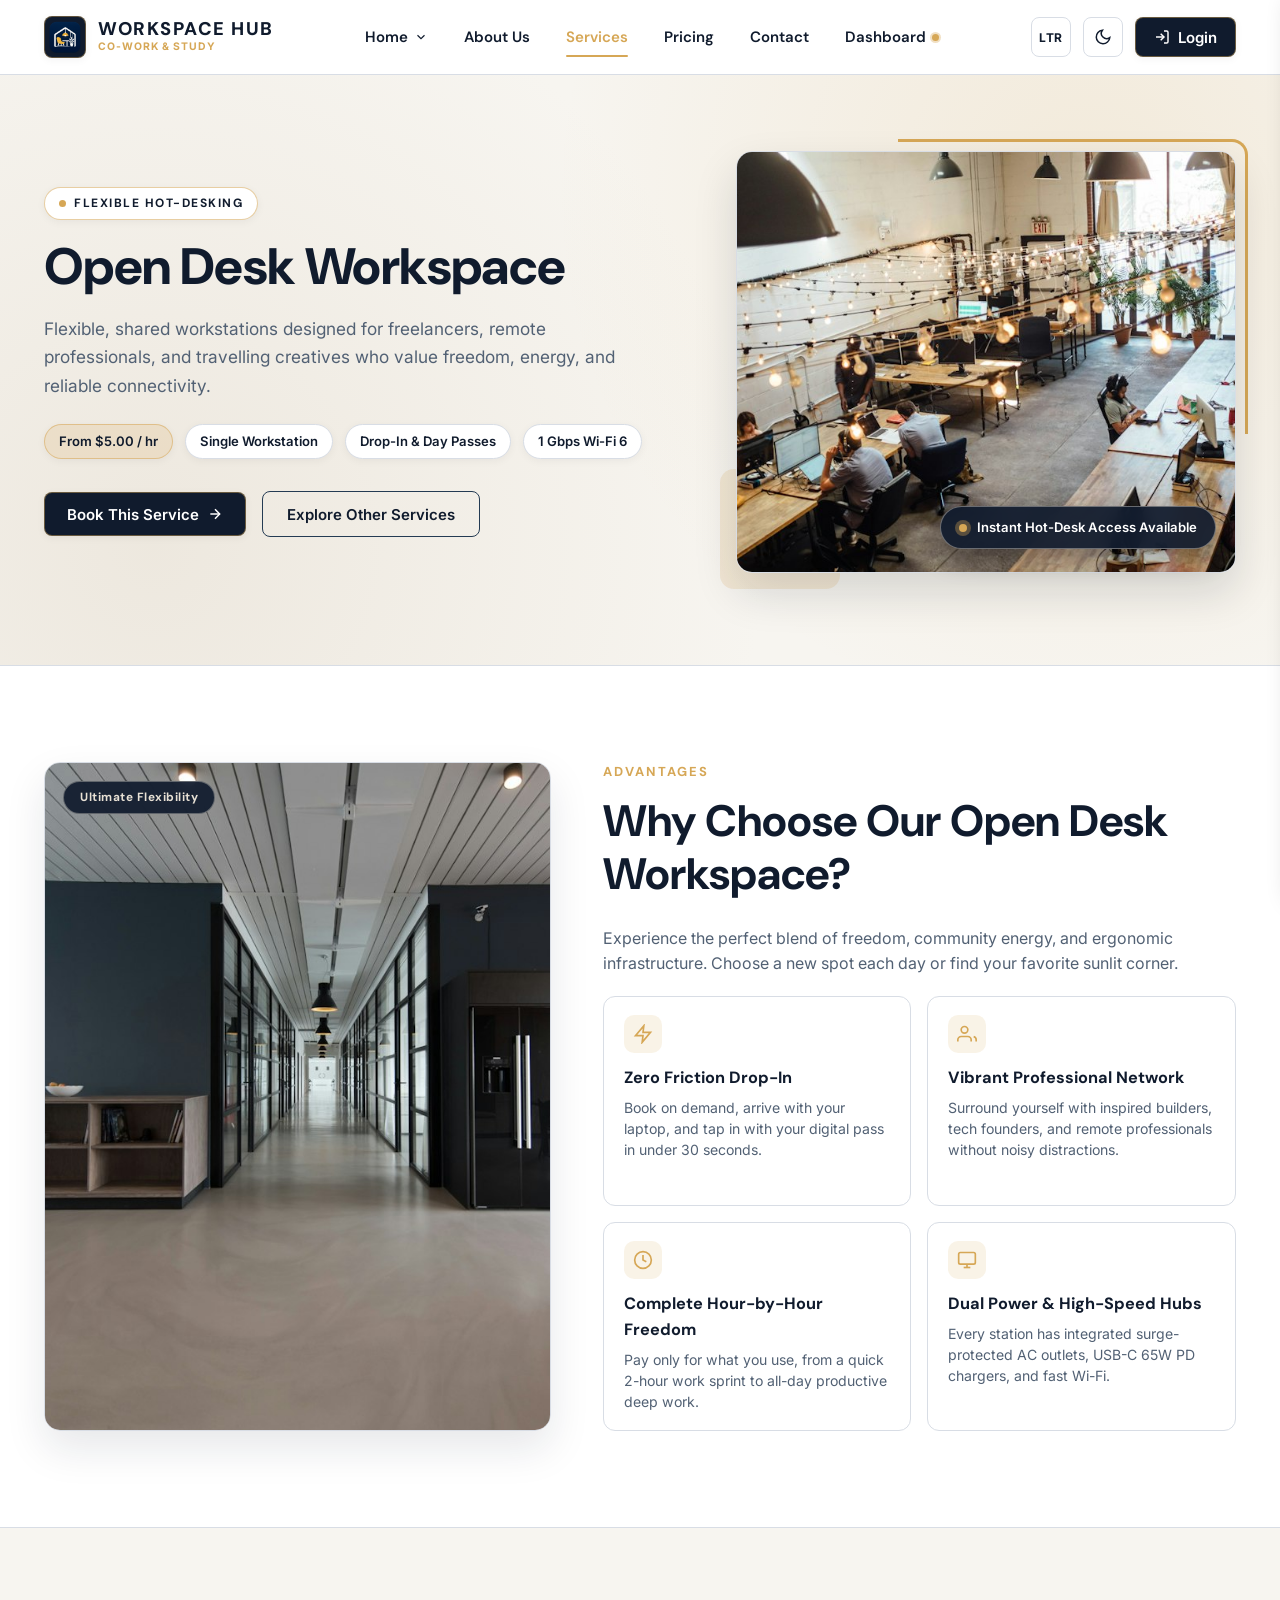
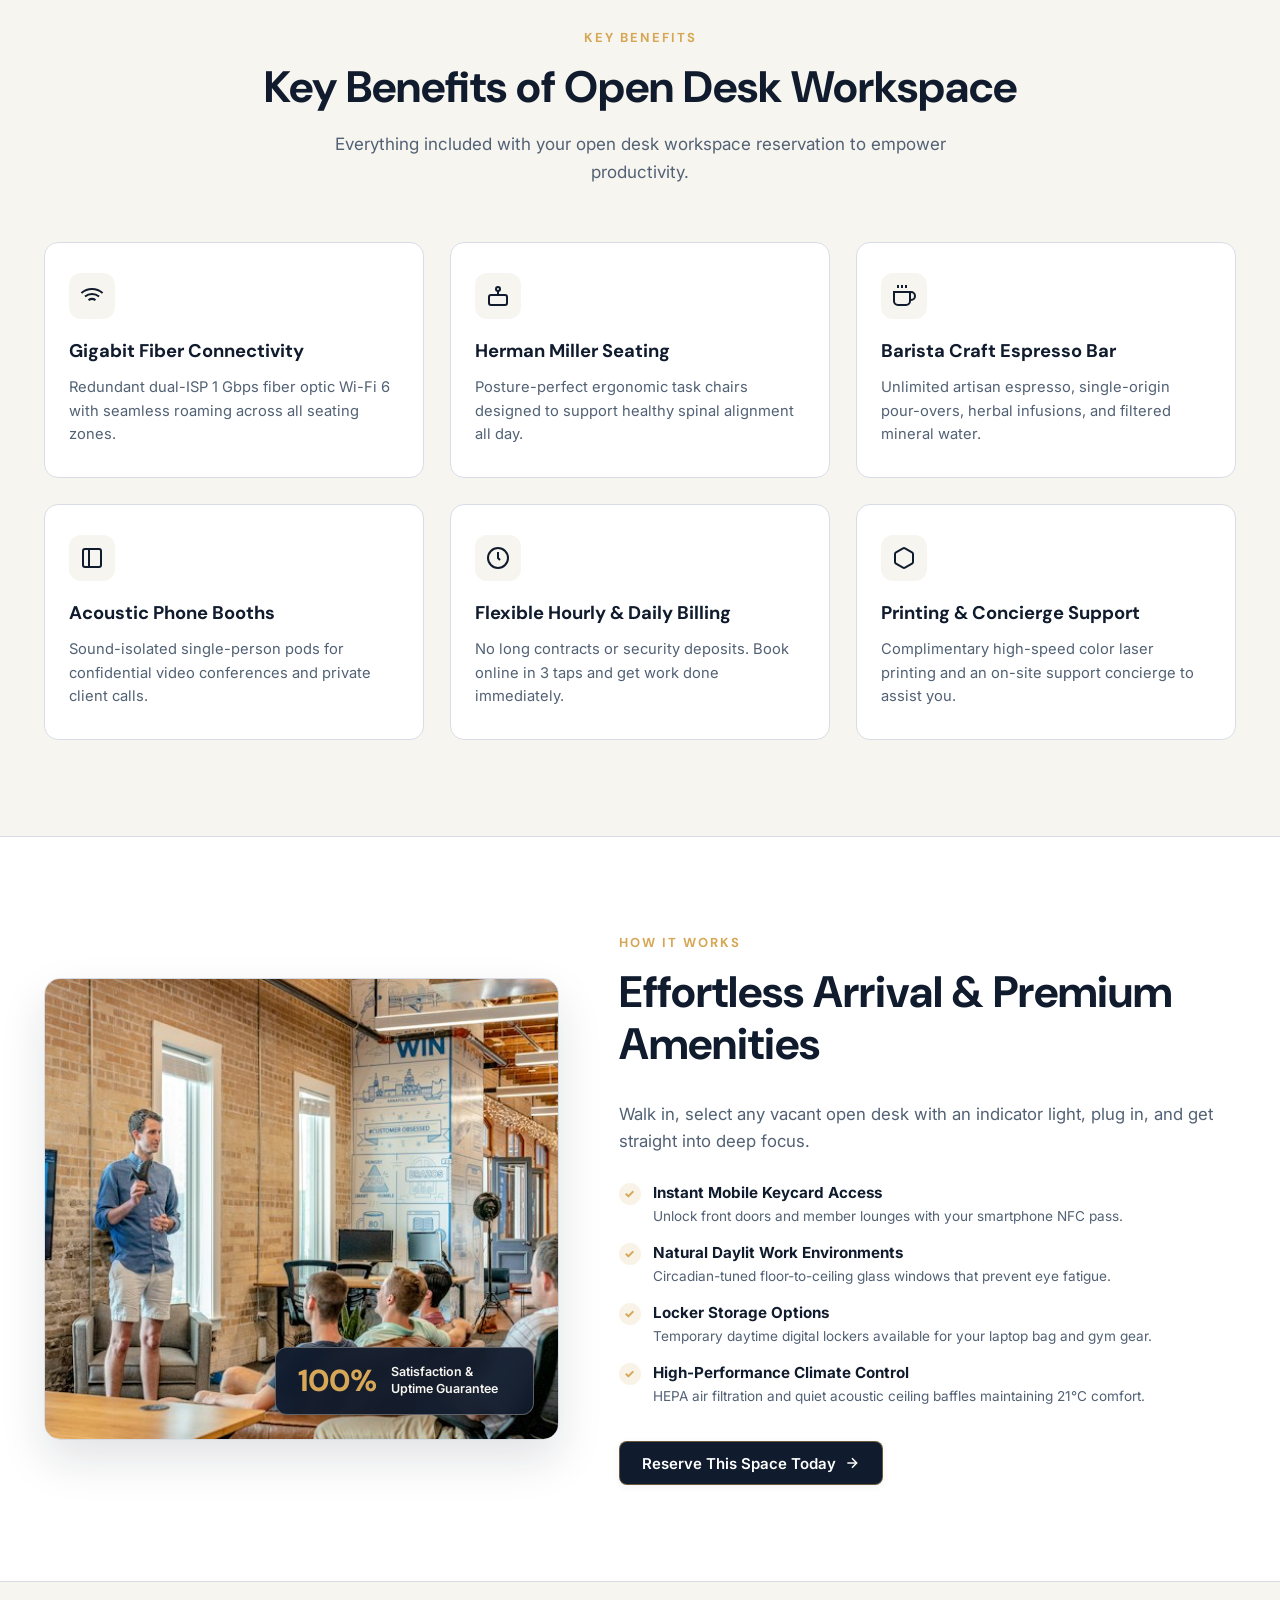
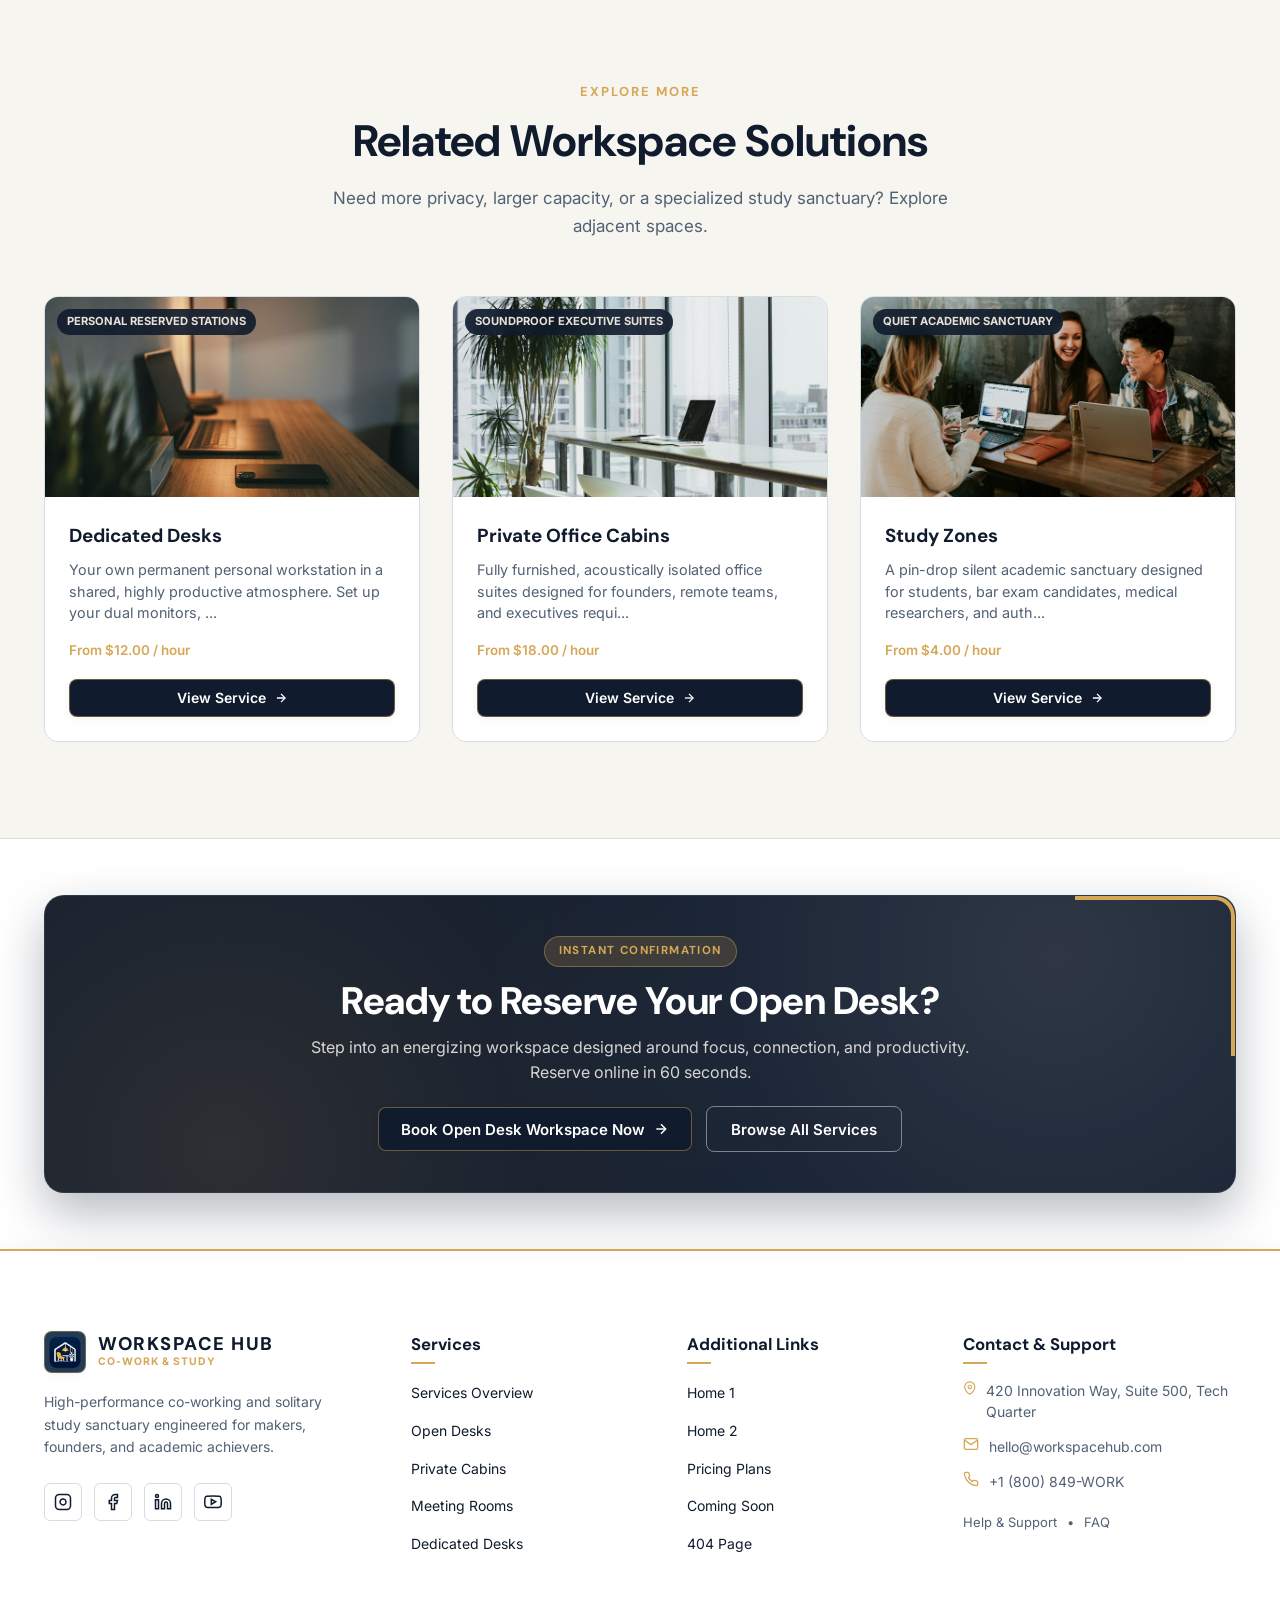
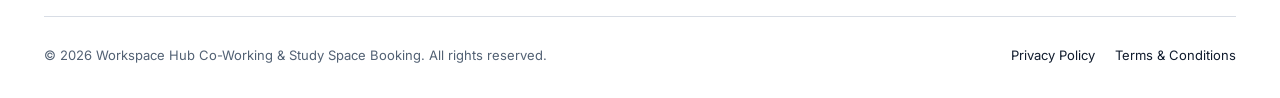
<file: Services Details.html>
﻿<!DOCTYPE html>
<html lang="en" dir="ltr" data-theme="light">
<head>
  <meta charset="UTF-8">
  <meta name="viewport" content="width=device-width, initial-scale=1.0">
  <title id="pageTitle">Workspace Hub | Service Details</title>
  <meta name="description" id="pageMetaDesc" content="Explore detailed specifications, amenities, and hourly/monthly booking options for our premium workspaces.">
  <link rel="icon" type="image/png" href="assets/logo.png">
  <link rel="preconnect" href="https://fonts.googleapis.com">
  <link rel="preconnect" href="https://fonts.gstatic.com" crossorigin>
  <link href="https://fonts.googleapis.com/css2?family=DM+Sans:ital,opsz,wght@0,9..40,400;0,9..40,500;0,9..40,600;0,9..40,700;1,9..40,400&family=Inter:wght@300;400;500;600;700&display=swap" rel="stylesheet">
  <link rel="stylesheet" href="Services details.css">
  <link rel="stylesheet" href="responsive.css">
</head>
<body class="service-details-page">

  <header class="site-header" id="siteHeader">
    <div class="header-container">
      
      <a href="index.html" class="brand-identity">
        <div class="brand-logo-mark">
          <img src="assets/logo.png" alt="Workspace Hub Logo" class="brand-logo-img">
        </div>
        <div class="brand-name-wrap">
          <span class="brand-title">WORKSPACE HUB</span>
          <span class="brand-subtitle">CO-WORK &amp; STUDY</span>
        </div>
      </a>

      <nav class="nav-desktop" aria-label="Main Navigation">
        <ul class="nav-list">
          
          <li class="nav-item has-dropdown">
            <button class="nav-link dropdown-toggle" aria-expanded="false">
              <span>Home</span>
              <svg class="chevron-icon" width="14" height="14" viewBox="0 0 24 24" fill="none" stroke="currentColor" stroke-width="2"><path d="M6 9l6 6 6-6"/></svg>
            </button>
            <div class="dropdown-menu">
              <a href="index.html" class="dropdown-item">
                <div>
                  <strong>Home 1</strong>
                  <p>Premium Poster Redesign</p>
                </div>
              </a>
              <a href="home2.html" class="dropdown-item">
                <div>
                  <strong>Home 2</strong>
                  <p>Editorial Grid Experience</p>
                </div>
              </a>
            </div>
          </li>

          <li class="nav-item">
            <a href="about.html" class="nav-link">About Us</a>
          </li>

          <li class="nav-item">
            <a href="Services.html" class="nav-link active">Services</a>
          </li>

          <li class="nav-item">
            <a href="Pricing.html" class="nav-link">Pricing</a>
          </li>

          <li class="nav-item">
            <a href="contact.html" class="nav-link">Contact</a>
          </li>

          <li class="nav-item">
            <a href="dashboard.html" class="nav-link nav-dashboard-link">
              <span>Dashboard</span>
              <span class="pulse-indicator"></span>
            </a>
          </li>
        </ul>
      </nav>

      <div class="header-controls">
        <button id="rtlToggleBtn" class="control-btn" title="Toggle RTL/LTR" aria-label="Toggle text direction">
          <span class="btn-text-badge">LTR</span>
        </button>

        <button id="themeToggleBtn" class="control-btn" title="Toggle Dark/Light Mode" aria-label="Toggle theme">
          <svg class="theme-icon-sun" width="18" height="18" viewBox="0 0 24 24" fill="none" stroke="currentColor" stroke-width="2"><circle cx="12" cy="12" r="5"/><line x1="12" y1="1" x2="12" y2="3"/><line x1="12" y1="21" x2="12" y2="23"/><line x1="4.22" y1="4.22" x2="5.64" y2="5.64"/><line x1="18.36" y1="18.36" x2="19.78" y2="19.78"/><line x1="1" y1="12" x2="3" y2="12"/><line x1="21" y1="12" x2="23" y2="12"/><line x1="4.22" y1="19.78" x2="5.64" y2="18.36"/><line x1="18.36" y1="5.64" x2="19.78" y2="4.22"/></svg>
          <svg class="theme-icon-moon" width="18" height="18" viewBox="0 0 24 24" fill="none" stroke="currentColor" stroke-width="2"><path d="M21 12.79A9 9 0 1 1 11.21 3 7 7 0 0 0 21 12.79z"/></svg>
        </button>

        <a href="login.html" id="headerLoginBtn" class="btn-primary">
          <svg width="16" height="16" viewBox="0 0 24 24" fill="none" stroke="currentColor" stroke-width="2.2"><path d="M15 3h4a2 2 0 0 1 2 2v14a2 2 0 0 1-2 2h-4"/><polyline points="10 17 15 12 10 7"/><line x1="15" y1="12" x2="3" y2="12"/></svg>
          <span id="loginBtnText">Login</span>
        </a>

        <button id="mobileMenuToggle" class="mobile-toggle-btn" aria-label="Open Navigation Menu">
          <span></span>
          <span></span>
          <span></span>
        </button>
      </div>

    </div>

    <div id="mobileDrawer" class="mobile-drawer" aria-hidden="true">
      <div class="drawer-header">
        <div class="brand-identity">
          <div class="brand-logo-mark">
            <img src="assets/logo.png" alt="Workspace Hub Logo" class="brand-logo-img">
          </div>
          <div class="brand-name-wrap">
            <span class="brand-title">WORKSPACE HUB</span>
            <span class="brand-subtitle">CO-WORK &amp; STUDY</span>
          </div>
        </div>
        <button id="closeDrawerBtn" class="close-drawer-btn" aria-label="Close menu">&times;</button>
      </div>
      <div class="drawer-body">
        <ul class="mobile-nav-list">
          <li><a href="index.html" class="mobile-link" onclick="closeMobileDrawer()">Home 1 (Poster Redesign)</a></li>
          <li><a href="home2.html" class="mobile-link" onclick="closeMobileDrawer()">Home 2 (Editorial Grid)</a></li>
          <li><a href="about.html" class="mobile-link" onclick="closeMobileDrawer()">About Us</a></li>
          <li><a href="Services.html" class="mobile-link active" onclick="closeMobileDrawer()">Services</a></li>
          <li><a href="Pricing.html" class="mobile-link" onclick="closeMobileDrawer()">Pricing &amp; Plans</a></li>
          <li><a href="contact.html" class="mobile-link" onclick="closeMobileDrawer()">Contact</a></li>
          <li>
            <a href="dashboard.html" class="mobile-link mobile-dashboard-btn" onclick="closeMobileDrawer()">
              Member Dashboard
            </a>
          </li>
        </ul>
        <div class="drawer-footer-actions">
          <button class="btn-primary btn-full-width" onclick="closeMobileDrawer()">
            Login to Member Portal
          </button>
        </div>
      </div>
    </div>
  </header>

  <main id="main-content">

    <div id="serviceDetailContent" class="service-detail-content-wrap">
      
      <section class="sd-hero-section" id="detailHero">
        <div class="container sd-hero-container">
          
          <div class="sd-hero-text">
            <div class="sd-hero-kicker" id="heroKicker">
              <span class="sd-kicker-dot"></span>
              <span id="heroCategoryText">WORKSPACE SOLUTION</span>
            </div>

            <h1 class="sd-hero-title" id="heroTitle">
              Premium Workspace
            </h1>

            <p class="sd-hero-desc" id="heroDescription">
              Loading service details...
            </p>

            <div class="sd-hero-meta-strip" id="heroMetaStrip">
            </div>

            <div class="sd-hero-cta-group">
              <button class="btn-primary" id="heroBookBtn" onclick="handleBookThisService()">
                <span>Book This Service</span>
                <svg width="16" height="16" viewBox="0 0 24 24" fill="none" stroke="currentColor" stroke-width="2.2"><line x1="5" y1="12" x2="19" y2="12"/><polyline points="12 5 19 12 12 19"/></svg>
              </button>
              <a href="Services.html#services-cards" class="btn-secondary">
                <span>Explore Other Services</span>
              </a>
            </div>
          </div>

          <div class="sd-hero-visual">
            <div class="sd-asymmetric-frame">
              <div class="sd-terracotta-diagonal-border"></div>
              <div class="sd-aqua-decor-block"></div>
              
              <div class="sd-image-cutout">
                <img id="heroImage" src="assets/hero-coworking.jpg" alt="Workspace Detail" class="sd-hero-img" onerror="this.onerror=null;this.src='asstes/hero-coworking.jpg';">
              </div>

              <div class="sd-floating-pill" id="heroFloatingPill">
                <div class="sd-pulse-dot"></div>
                <span id="heroFloatingPillText">Instant Access Available</span>
              </div>
            </div>
          </div>

        </div>
      </section>

      <section class="sd-section-why" id="detailWhy">
        <div class="container">
          <div class="sd-why-layout">
            
            <div class="sd-why-visual-col">
              <div class="sd-why-img-frame">
                <img id="whyImage" src="assets/open-desk.jpg" alt="Why Choose Workspace" class="sd-why-img" onerror="this.onerror=null;this.src='asstes/open-desk.jpg';">
                <div class="sd-why-accent-tag" id="whyBadge">Engineered For Focus</div>
              </div>
            </div>

            <div class="sd-why-text-col">
              <div class="section-kicker" id="whyKicker">ADVANTAGES</div>
              <h2 class="section-title" id="whyTitle">Why Choose This Workspace?</h2>
              <p class="sd-why-desc" id="whyDescription">
                Discover why professionals, freelancers, and students excel in this thoughtfully curated environment.
              </p>

              <div class="sd-why-points-grid" id="whyPointsGrid">
              </div>
            </div>

          </div>
        </div>
      </section>

      <section class="sd-section-benefits" id="detailBenefits">
        <div class="container">
          <div class="section-header text-center">
            <div class="section-kicker">KEY BENEFITS</div>
            <h2 class="section-title" id="benefitsTitle">Benefits of This Workspace</h2>
            <p class="section-subtitle" id="benefitsSubtitle">
              Everything included to empower your workflow and elevate productivity.
            </p>
          </div>

          <div class="sd-benefits-grid" id="benefitsGrid">
          </div>
        </div>
      </section>

      <section class="sd-section-split" id="detailSplit">
        <div class="container">
          <div class="sd-split-layout">
            
            <div class="sd-split-visual-col">
              <div class="sd-split-frame">
                <img id="splitImage" src="assets/gallery-focus.jpg" alt="Workspace Features" class="sd-split-img" onerror="this.onerror=null;this.src='asstes/gallery-focus.jpg';">
                <div class="sd-split-badge-card">
                  <div class="sd-split-badge-num">100%</div>
                  <div class="sd-split-badge-text">Satisfaction &amp; Uptime Guarantee</div>
                </div>
              </div>
            </div>

            <div class="sd-split-text-col">
              <div class="section-kicker">HOW IT WORKS</div>
              <h2 class="section-title" id="splitTitle">Seamless Arrival &amp; Premium Amenities</h2>
              <p class="sd-split-desc" id="splitDescription">
                Simple reservations, frictionless digital check-in, and full access to building amenities from the moment you step through our doors.
              </p>

              <div class="sd-amenities-list" id="splitAmenitiesList">
              </div>

              <div class="sd-split-cta">
                <button class="btn-primary" onclick="handleBookThisService()">
                  <span>Reserve This Space Today</span>
                  <svg width="16" height="16" viewBox="0 0 24 24" fill="none" stroke="currentColor" stroke-width="2.2"><line x1="5" y1="12" x2="19" y2="12"/><polyline points="12 5 19 12 12 19"/></svg>
                </button>
              </div>
            </div>

          </div>
        </div>
      </section>

      <section class="sd-section-related" id="detailRelated">
        <div class="container">
          <div class="section-header text-center">
            <div class="section-kicker">EXPLORE MORE</div>
            <h2 class="section-title">Related Workspace Solutions</h2>
            <p class="section-subtitle">
              Need more privacy, larger capacity, or a specialized study sanctuary? Explore adjacent spaces.
            </p>
          </div>

          <div class="sd-related-grid" id="relatedCardsGrid">
          </div>
        </div>
      </section>

      <section class="sd-section-cta" id="detailCTA">
        <div class="container">
          <div class="sd-closing-card">
            <div class="sd-cta-bg-layer"></div>
            <div class="sd-cta-terracotta-frame"></div>
            
            <div class="sd-cta-content">
              <span class="sd-cta-pill">INSTANT CONFIRMATION</span>
              <h2 class="sd-cta-heading" id="ctaHeading">Ready to Book Your Workspace?</h2>
              <p class="sd-cta-description" id="ctaDescription">
                Reserve your spot in minutes. Enjoy high-speed fiber, ergonomic chairs, and complimentary craft coffee.
              </p>
              
              <div class="sd-cta-buttons">
                <button class="btn-primary" onclick="handleBookThisService()">
                  <span id="ctaBookBtnText">Book This Service Now</span>
                  <svg width="16" height="16" viewBox="0 0 24 24" fill="none" stroke="currentColor" stroke-width="2.2"><line x1="5" y1="12" x2="19" y2="12"/><polyline points="12 5 19 12 12 19"/></svg>
                </button>
                <a href="Services.html" class="btn-secondary sd-cta-outline-btn">
                  <span>Browse All Services</span>
                </a>
              </div>
            </div>
          </div>
        </div>
      </section>

    </div>

    <div id="serviceNotFound" class="service-not-found-container" style="display: none;">
      <div class="container">
        <div class="not-found-card">
          <div class="not-found-icon-wrap">
            <svg width="48" height="48" viewBox="0 0 24 24" fill="none" stroke="#D6A756" stroke-width="2"><circle cx="12" cy="12" r="10"/><line x1="12" y1="8" x2="12" y2="12"/><line x1="12" y1="16" x2="12.01" y2="16"/></svg>
          </div>
          <h1 class="not-found-title">Workspace Category Not Found</h1>
          <p class="not-found-text">
            We couldn't locate the specific service or workspace category you requested. It may have been moved, renamed, or is currently unavailable.
          </p>
          <div class="not-found-actions">
            <a href="Services.html" class="btn-primary">
              <span>Return to Services Overview</span>
              <svg width="16" height="16" viewBox="0 0 24 24" fill="none" stroke="currentColor" stroke-width="2.2"><line x1="5" y1="12" x2="19" y2="12"/><polyline points="12 5 19 12 12 19"/></svg>
            </a>
            <a href="index.html" class="btn-secondary">
              <span>Go to Homepage</span>
            </a>
          </div>
        </div>
      </div>
    </div>

  </main>

  <footer class="site-footer" id="footer-contact">
    <div class="container">

      <div class="footer-columns-grid">

        <div class="footer-col col-brand">
          <div class="brand-identity footer-brand">
            <div class="brand-logo-mark">
              <img src="assets/logo.png" alt="Workspace Hub Logo" class="brand-logo-img">
            </div>
            <div class="brand-name-wrap">
              <span class="brand-title light-text">WORKSPACE HUB</span>
              <span class="brand-subtitle light-text">CO-WORK &amp; STUDY</span>
            </div>
          </div>
          <p class="footer-brand-desc">
            High-performance co-working and solitary study sanctuary engineered for makers, founders, and academic
            achievers.
          </p>
          <div class="social-links-row">
            <a href="https://instagram.com" target="_blank" rel="noopener noreferrer" class="social-icon"
              aria-label="Instagram">
              <svg width="18" height="18" viewBox="0 0 24 24" fill="none" stroke="currentColor" stroke-width="2">
                <rect x="2" y="2" width="20" height="20" rx="5" ry="5" />
                <path d="M16 11.37A4 4 0 1 1 12.63 8 4 4 0 0 1 16 11.37z" />
                <line x1="17.5" y1="6.5" x2="17.51" y2="6.5" />
              </svg>
            </a>
            <a href="https://facebook.com" target="_blank" rel="noopener noreferrer" class="social-icon"
              aria-label="Facebook">
              <svg width="18" height="18" viewBox="0 0 24 24" fill="none" stroke="currentColor" stroke-width="2">
                <path d="M18 2h-3a5 5 0 0 0-5 5v3H7v4h3v8h4v-8h3l1-4h-4V7a1 1 0 0 1 1-1h3z" />
              </svg>
            </a>
            <a href="https://linkedin.com" target="_blank" rel="noopener noreferrer" class="social-icon"
              aria-label="LinkedIn">
              <svg width="18" height="18" viewBox="0 0 24 24" fill="none" stroke="currentColor" stroke-width="2">
                <path d="M16 8a6 6 0 0 1 6 6v7h-4v-7a2 2 0 0 0-2-2 2 2 0 0 0-2 2v7h-4v-7a6 6 0 0 1 6-6z" />
                <rect x="2" y="9" width="4" height="12" />
                <circle cx="4" cy="4" r="2" />
              </svg>
            </a>
            <a href="https://youtube.com" target="_blank" rel="noopener noreferrer" class="social-icon"
              aria-label="YouTube">
              <svg width="18" height="18" viewBox="0 0 24 24" fill="none" stroke="currentColor" stroke-width="2">
                <path
                  d="M22.54 6.42a2.78 2.78 0 0 0-1.94-2C18.88 4 12 4 12 4s-6.88 0-8.6.46a2.78 2.78 0 0 0-1.94 2A29 29 0 0 0 1 11.75a29 29 0 0 0 .46 5.33A2.78 2.78 0 0 0 3.4 19c1.72.46 8.6.46 8.6.46s6.88 0 8.6-.46a2.78 2.78 0 0 0 1.94-2 29 29 0 0 0 .46-5.25 29 29 0 0 0-.46-5.33z" />
                <polygon points="9.75 15.02 15.5 11.75 9.75 8.48 9.75 15.02" />
              </svg>
            </a>
          </div>
        </div>

        <div class="footer-col">
          <h4 class="footer-col-title">Services</h4>
          <ul class="footer-links-list">
            <li><a href="Services.html">Services Overview</a></li>
            <li><a href="Services Details.html?service=open-desk">Open Desks</a></li>
            <li><a href="Services Details.html?service=private-cabin">Private Cabins</a></li>
            <li><a href="Services Details.html?service=meeting-room">Meeting Rooms</a></li>
            <li><a href="Services Details.html?service=dedicated-desk">Dedicated Desks</a></li>
          </ul>
        </div>

        <div class="footer-col">
          <h4 class="footer-col-title">Additional Links</h4>
          <ul class="footer-links-list">
            <li><a href="index.html">Home 1</a></li>
            <li><a href="home2.html">Home 2</a></li>
            <li><a href="Pricing.html">Pricing Plans</a></li>
            <li><a href="coming-soon.html">Coming Soon</a></li>
            <li><a href="404.html">404 Page</a></li>
          </ul>
        </div>

        <div class="footer-col">
          <h4 class="footer-col-title">Contact &amp; Support</h4>
          <ul class="footer-contact-info">
            <li>
              <svg width="16" height="16" viewBox="0 0 24 24" fill="none" stroke="#D6A756" stroke-width="2">
                <path d="M21 10c0 7-9 13-9 13s-9-6-9-13a9 9 0 0 1 18 0z" />
                <circle cx="12" cy="10" r="3" />
              </svg>
              <span>420 Innovation Way, Suite 500, Tech Quarter</span>
            </li>
            <li>
              <svg width="16" height="16" viewBox="0 0 24 24" fill="none" stroke="#D6A756" stroke-width="2">
                <path d="M4 4h16c1.1 0 2 .9 2 2v12c0 1.1-.9 2-2 2H4c-1.1 0-2-.9-2-2V6c0-1.1.9-2 2-2z" />
                <polyline points="22,6 12,13 2,6" />
              </svg>
              <span>hello@workspacehub.com</span>
            </li>
            <li>
              <svg width="16" height="16" viewBox="0 0 24 24" fill="none" stroke="#D6A756" stroke-width="2">
                <path
                  d="M22 16.92v3a2 2 0 0 1-2.18 2 19.79 19.79 0 0 1-8.63-3.07 19.5 19.5 0 0 1-6-6 19.79 19.79 0 0 1-3.07-8.67A2 2 0 0 1 4.11 2h3a2 2 0 0 1 2 1.72 12.84 12.84 0 0 0 .7 2.81 2 2 0 0 1-.45 2.11L8.09 9.91a16 16 0 0 0 6 6l1.27-1.27a2 2 0 0 1 2.11-.45 12.84 12.84 0 0 0 2.81.7A2 2 0 0 1 22 16.92z" />
              </svg>
              <span>+1 (800) 849-WORK</span>
            </li>
          </ul>
          <div class="footer-help-links">
            <a href="#hero"
              onclick="openGenericModal('Help & Support', 'Our concierge support team is available on site Mon-Sat 08:00 - 20:00 and 24/7 via member chat.')">Help
              &amp; Support</a>
            <span class="sep">•</span>
            <a href="#hero"
              onclick="openGenericModal('Frequently Asked Questions', 'Q: Are day passes available?<br>A: Yes, daily access starts from $25.<br><br>Q: Is high-speed internet included?<br>A: Yes, 1 Gbps fiber on all tiers.')">FAQ</a>
          </div>
        </div>

      </div>

      <div class="footer-bottom-bar">
        <p class="copyright-text">
          &copy; 2026 Workspace Hub Co-Working &amp; Study Space Booking. All rights reserved.
        </p>
        <div class="footer-legal-links">
          <a href="#hero"
            onclick="openGenericModal('Privacy Policy', 'Your personal and biometric verification data is strictly encrypted and never shared.')">Privacy
            Policy</a>
          <a href="#hero"
            onclick="openGenericModal('Terms & Conditions', 'Bookings can be rescheduled up to 2 hours before scheduled slot.')">Terms
            &amp; Conditions</a>
        </div>
      </div>

    </div>
  </footer>

  <div class="modal-backdrop" id="dashboardModal" aria-hidden="true">
    <div class="modal-dialog dashboard-dialog" role="dialog" aria-modal="true">
      <button class="modal-close-btn" onclick="closeDashboardModal()" aria-label="Close dialog">&times;</button>
      
      <div class="dashboard-header-bar">
        <div class="user-profile-summary">
          <div class="user-avatar-circle">AM</div>
          <div>
            <h3 class="dash-user-name" id="dashUserName">Alex Morgan</h3>
            <span class="dash-user-plan" id="dashUserPlan">Pro Dedicated Desk</span>
          </div>
        </div>
        <button class="btn-secondary btn-sm" onclick="handleLogout()">Logout</button>
      </div>

      <div class="dashboard-stats-row">
        <div class="stat-card">
          <span class="stat-num">3</span>
          <span class="stat-lbl">Active Bookings</span>
        </div>
        <div class="stat-card">
          <span class="stat-num">12 hrs</span>
          <span class="stat-lbl">Meeting Credits</span>
        </div>
        <div class="stat-card">
          <span class="stat-num">24/7</span>
          <span class="stat-lbl">Access Card</span>
        </div>
      </div>

      <div class="dashboard-bookings-section">
        <div class="d-flex justify-between align-center mb-3">
          <h4 class="section-subheading">Your Workspace Reservations</h4>
          <button class="btn-primary btn-sm" onclick="closeDashboardModal(); openBookingModal('open-desk');">
            + New Booking
          </button>
        </div>

        <div class="table-responsive">
          <table class="dashboard-table">
            <thead>
              <tr>
                <th>Booking ID</th>
                <th>Space Category</th>
                <th>Date &amp; Time</th>
                <th>Seat / Room</th>
                <th>Action</th>
              </tr>
            </thead>
            <tbody id="dashboardBookingsList">
            </tbody>
          </table>
        </div>
      </div>
    </div>
  </div>

  <div class="modal-backdrop" id="bookingModal" aria-hidden="true">
    <div class="modal-dialog booking-dialog" role="dialog" aria-modal="true">
      <button class="modal-close-btn" onclick="closeBookingModal()" aria-label="Close">&times;</button>
      
      <div class="modal-header">
        <h3 class="modal-title">Reserve Workspace</h3>
        <p class="modal-subtitle">Select your preferred space and duration for instant digital access.</p>
      </div>

      <form id="spaceBookingForm" class="booking-form" onsubmit="handleBookingSubmit(event)">
        <div class="form-row-2">
          <div class="form-group">
            <label for="spaceTypeSelect" class="form-label">Workspace Category</label>
            <select id="spaceTypeSelect" class="form-select" onchange="updateBookingPricing()">
              <option value="open-desk">Open Desk ($5/hr)</option>
              <option value="private-cabin">Private Cabin ($18/hr)</option>
              <option value="meeting-room">Meeting Room ($35/hr)</option>
              <option value="dedicated-desk">Dedicated Desk ($12/hr)</option>
              <option value="study-zone">Quiet Study Zone ($4/hr)</option>
              <option value="virtual-office">Virtual Office Package ($25/day)</option>
            </select>
          </div>
          <div class="form-group">
            <label for="bookingDuration" class="form-label">Duration</label>
            <select id="bookingDuration" class="form-select" onchange="updateBookingPricing()">
              <option value="2">2 Hours</option>
              <option value="4" selected>4 Hours (Half Day)</option>
              <option value="8">8 Hours (Full Day Pass)</option>
              <option value="24">Weekly / Monthly Plan</option>
            </select>
          </div>
        </div>

        <div class="form-row-2">
          <div class="form-group">
            <label for="bookingDate" class="form-label">Date</label>
            <input type="date" id="bookingDate" class="form-input" required>
          </div>
          <div class="form-group">
            <label for="bookingTime" class="form-label">Arrival Time</label>
            <select id="bookingTime" class="form-select">
              <option value="09:00">09:00 AM</option>
              <option value="11:00">11:00 AM</option>
              <option value="14:00" selected>02:00 PM</option>
              <option value="16:00">04:00 PM</option>
              <option value="18:00">06:00 PM</option>
            </select>
          </div>
        </div>

        <div class="booking-summary-box">
          <div class="summary-line">
            <span>Selected Space:</span>
            <strong id="summarySpaceName">Open Desk</strong>
          </div>
          <div class="summary-line">
            <span>Calculated Total:</span>
            <span class="summary-total-price" id="summaryPrice">$20.00</span>
          </div>
        </div>

        <button type="submit" class="btn-primary btn-full-width">
          Confirm Reservation
        </button>
      </form>
    </div>
  </div>

  <div class="modal-backdrop" id="genericModal" aria-hidden="true">
    <div class="modal-dialog generic-dialog" role="dialog" aria-modal="true">
      <button class="modal-close-btn" onclick="closeGenericModal()" aria-label="Close">&times;</button>
      <h3 id="genericModalTitle" class="modal-title">Space Details</h3>
      <div id="genericModalBody" class="modal-body-content"></div>
      <div class="modal-footer-cta">
        <button class="btn-primary" onclick="closeGenericModal()">Close</button>
      </div>
    </div>
  </div>

  <div id="toastContainer" class="toast-container" aria-live="polite"></div>

  <script src="Services details.js"></script>
</body>
</html>
</file>
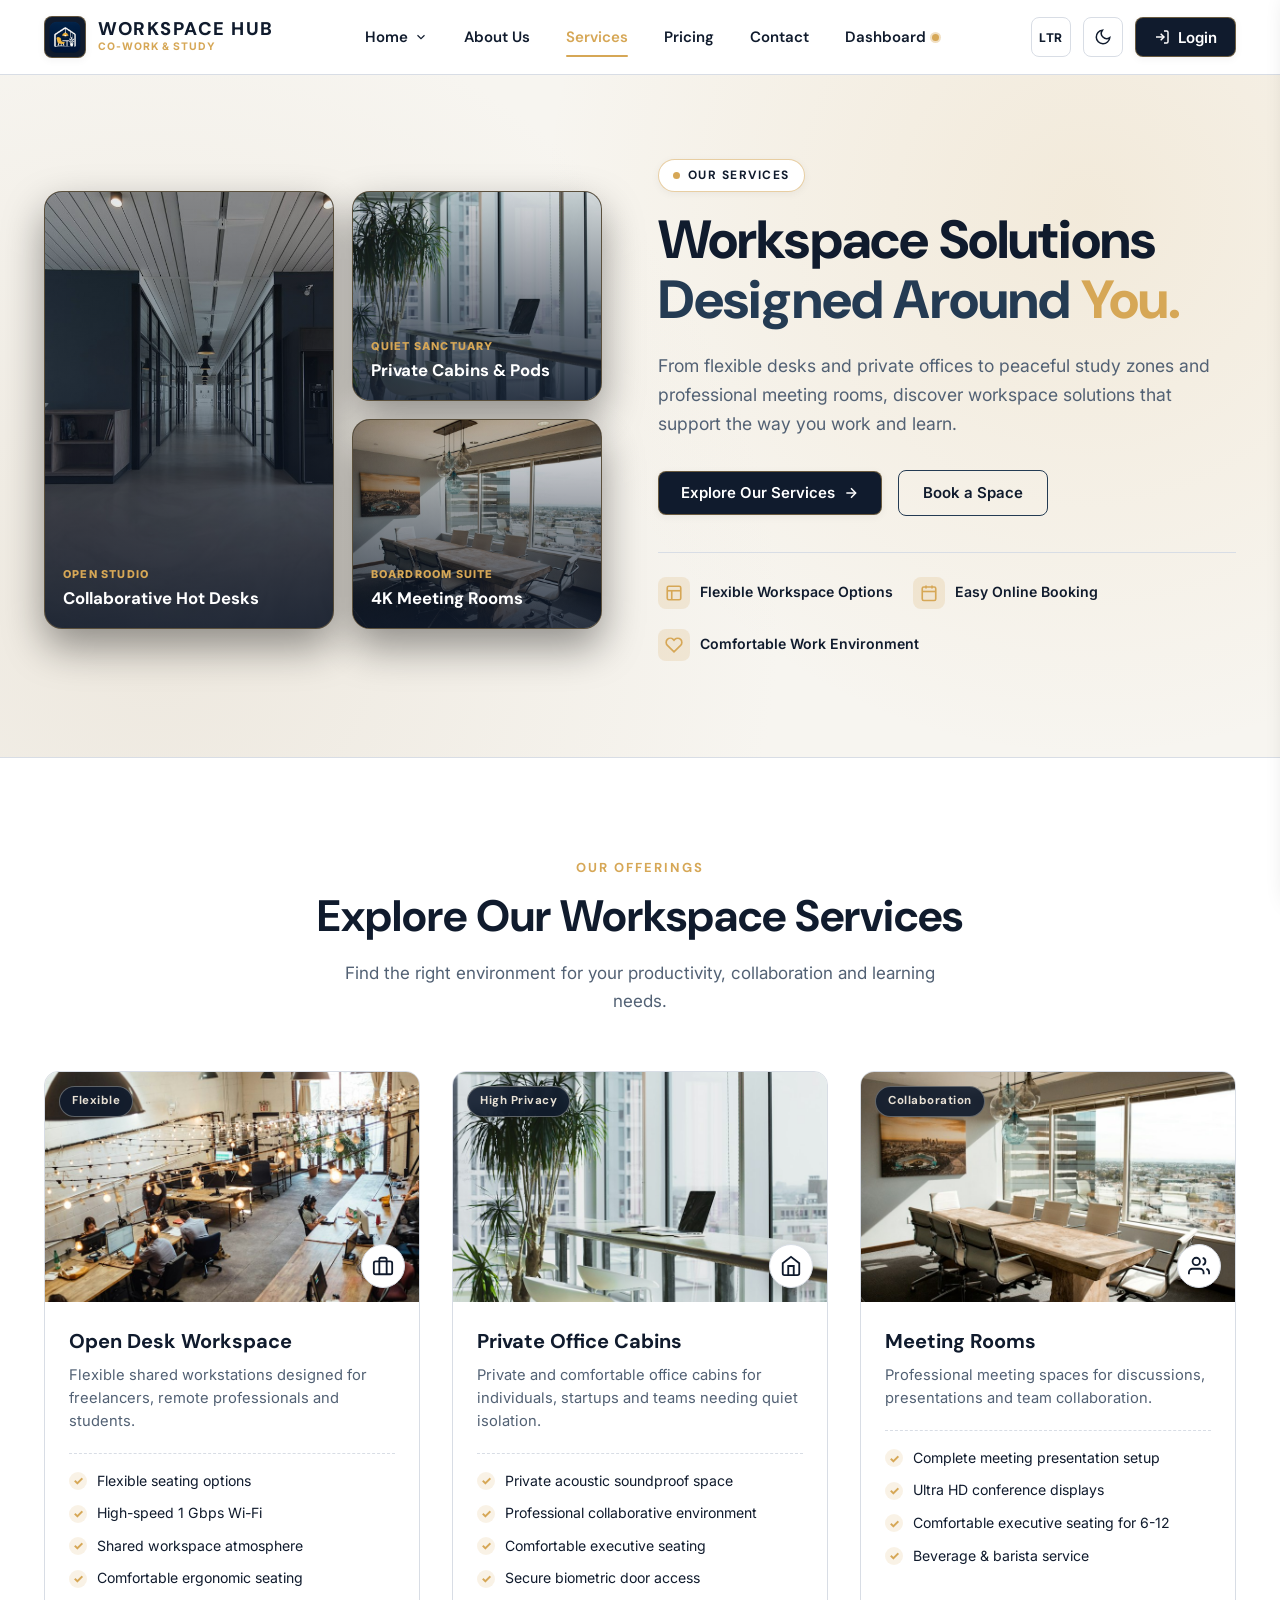
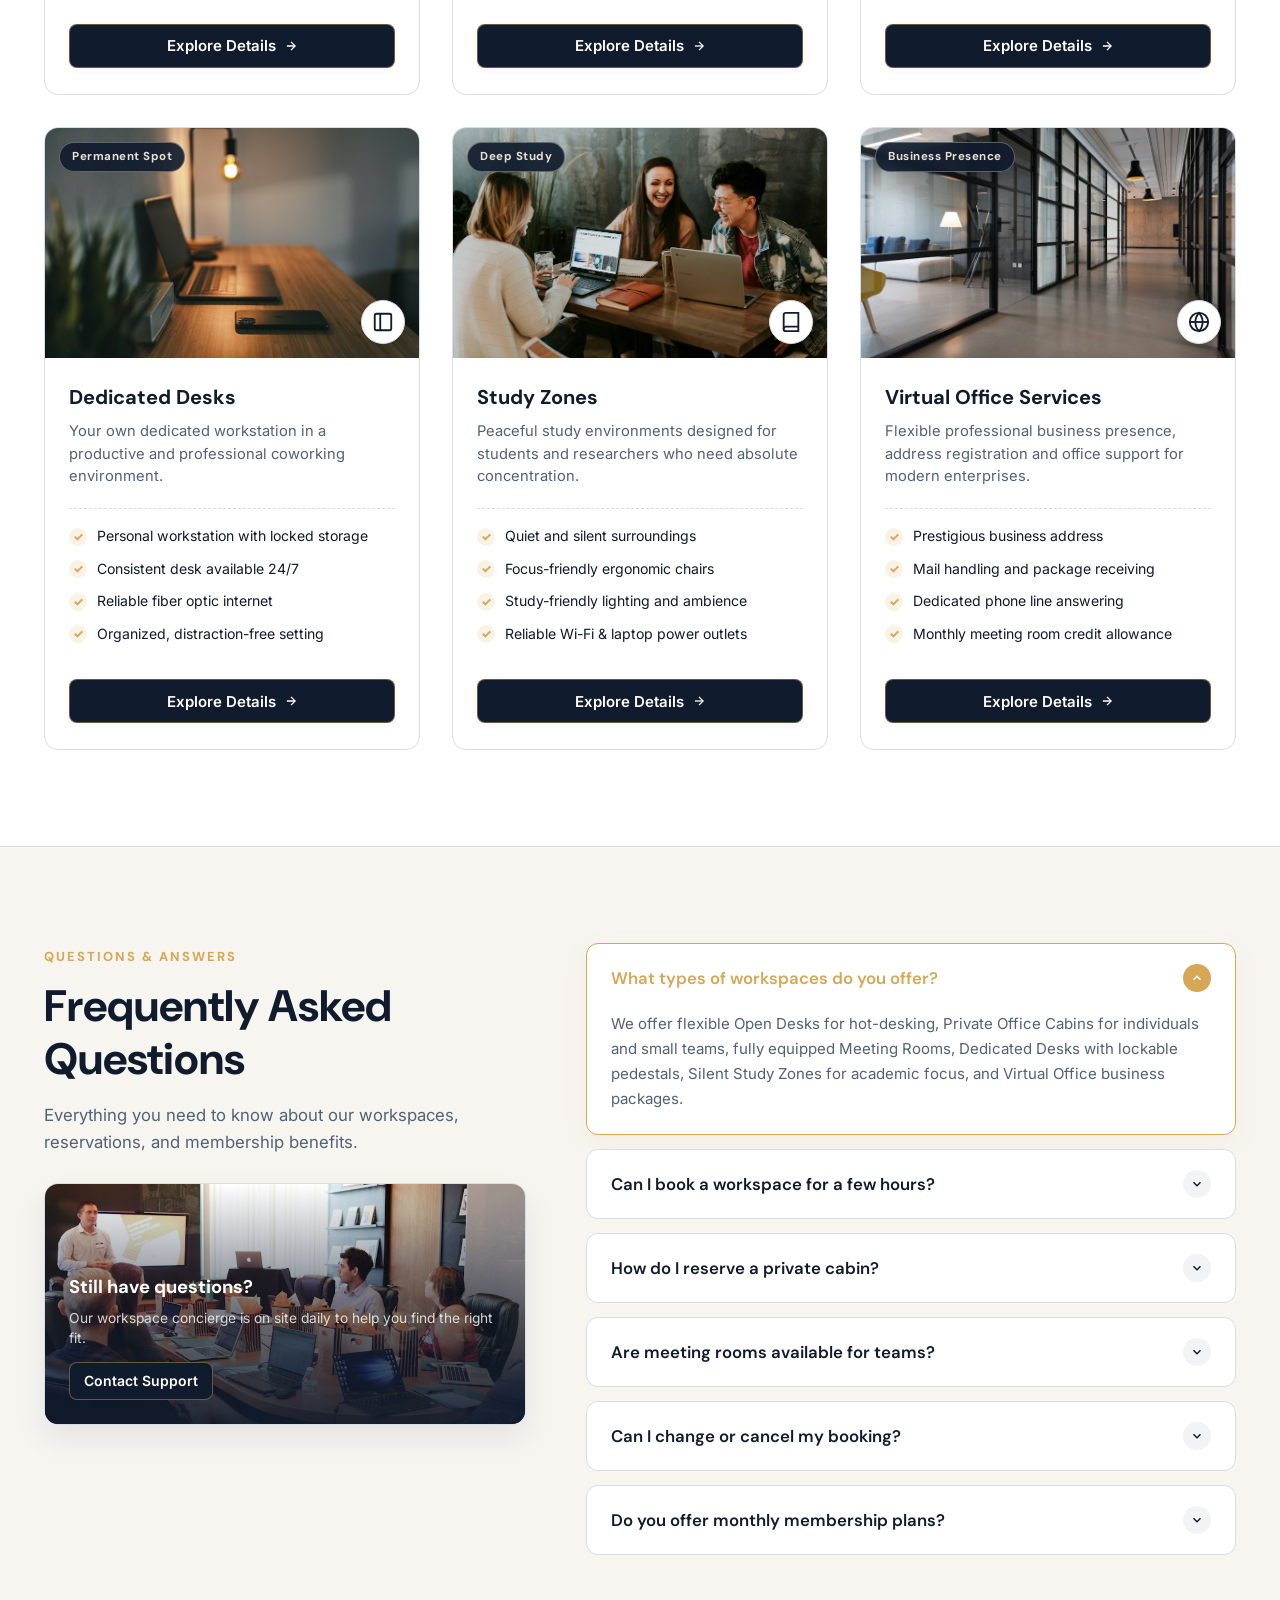
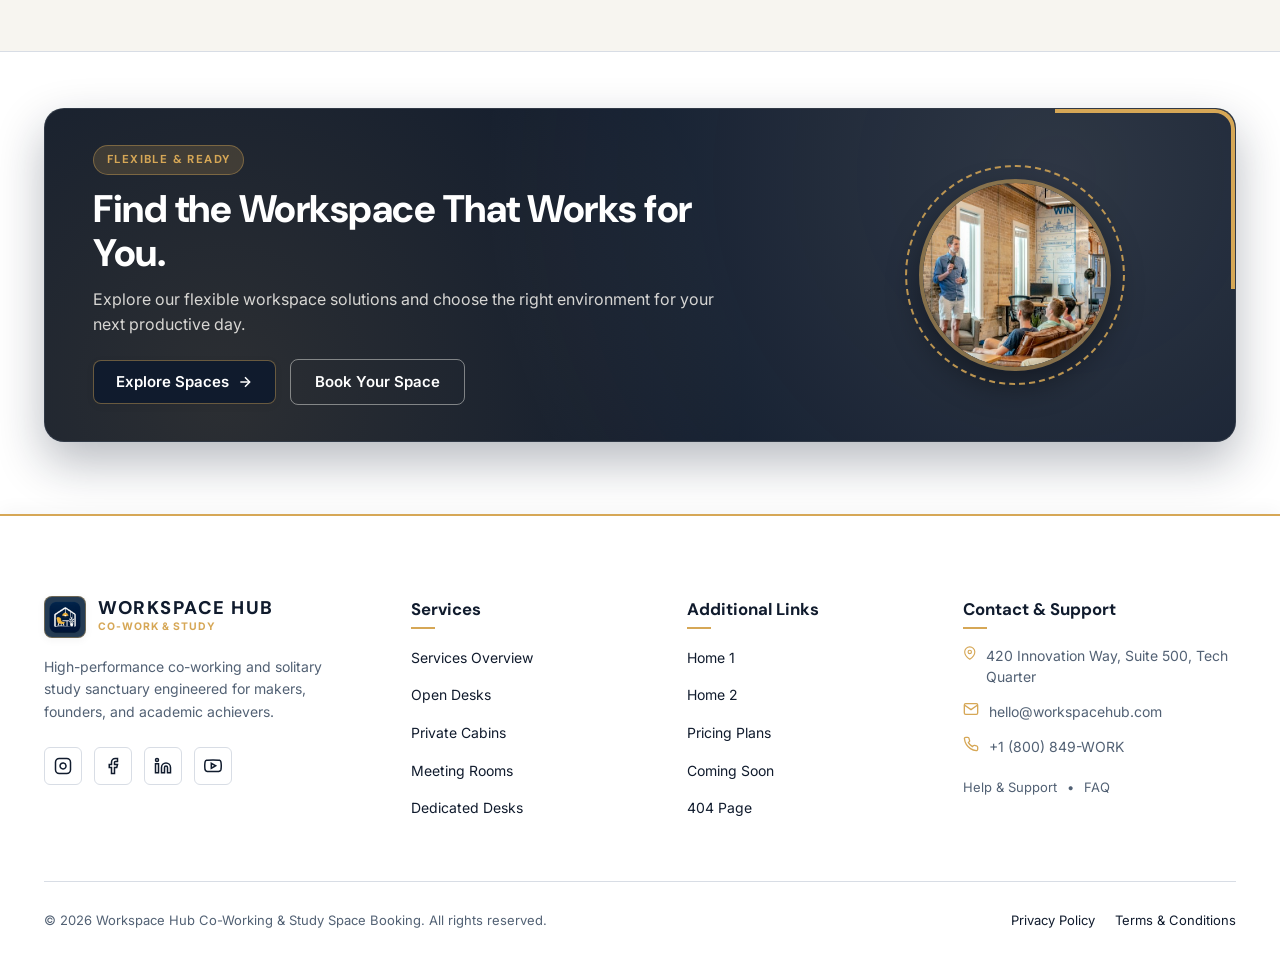
<file: Services.html>
﻿<!DOCTYPE html>
<html lang="en" dir="ltr" data-theme="light">
<head>
  <meta charset="UTF-8">
  <meta name="viewport" content="width=device-width, initial-scale=1.0">
  <title>Workspace Hub | Services – Workspace Solutions Designed Around You</title>
  <meta name="description" content="Discover flexible desks, private cabins, meeting rooms, dedicated workstations, study zones, and virtual office services.">
  <link rel="icon" type="image/png" href="assets/logo.png">
  <link rel="preconnect" href="https://fonts.googleapis.com">
  <link rel="preconnect" href="https://fonts.gstatic.com" crossorigin>
  <link href="https://fonts.googleapis.com/css2?family=DM+Sans:ital,opsz,wght@0,9..40,400;0,9..40,500;0,9..40,600;0,9..40,700;1,9..40,400&family=Inter:wght@300;400;500;600;700&display=swap" rel="stylesheet">
  <link rel="stylesheet" href="Services.css">
  <link rel="stylesheet" href="responsive.css">
</head>
<body class="services-page">

  <header class="site-header" id="siteHeader">
    <div class="header-container">
      
      <a href="index.html" class="brand-identity">
        <div class="brand-logo-mark">
          <img src="assets/logo.png" alt="Workspace Hub Logo" class="brand-logo-img">
        </div>
        <div class="brand-name-wrap">
          <span class="brand-title">WORKSPACE HUB</span>
          <span class="brand-subtitle">CO-WORK &amp; STUDY</span>
        </div>
      </a>

      <nav class="nav-desktop" aria-label="Main Navigation">
        <ul class="nav-list">
          
          <li class="nav-item has-dropdown">
            <button class="nav-link dropdown-toggle" aria-expanded="false">
              <span>Home</span>
              <svg class="chevron-icon" width="14" height="14" viewBox="0 0 24 24" fill="none" stroke="currentColor" stroke-width="2"><path d="M6 9l6 6 6-6"/></svg>
            </button>
            <div class="dropdown-menu">
              <a href="index.html" class="dropdown-item">
                <div>
                  <strong>Home 1</strong>
                  <p>Premium Poster Redesign</p>
                </div>
              </a>
              <a href="home2.html" class="dropdown-item">
                <div>
                  <strong>Home 2</strong>
                  <p>Editorial Grid Experience</p>
                </div>
              </a>
            </div>
          </li>

          <li class="nav-item">
            <a href="about.html" class="nav-link">About Us</a>
          </li>

          <li class="nav-item">
            <a href="Services.html" class="nav-link active">Services</a>
          </li>

          <li class="nav-item">
            <a href="Pricing.html" class="nav-link">Pricing</a>
          </li>

          <li class="nav-item">
            <a href="contact.html" class="nav-link">Contact</a>
          </li>

          <li class="nav-item">
            <a href="dashboard.html" class="nav-link nav-dashboard-link">
              <span>Dashboard</span>
              <span class="pulse-indicator"></span>
            </a>
          </li>
        </ul>
      </nav>

      <div class="header-controls">
        <button id="rtlToggleBtn" class="control-btn" title="Toggle RTL/LTR" aria-label="Toggle text direction">
          <span class="btn-text-badge">LTR</span>
        </button>

        <button id="themeToggleBtn" class="control-btn" title="Toggle Dark/Light Mode" aria-label="Toggle theme">
          <svg class="theme-icon-sun" width="18" height="18" viewBox="0 0 24 24" fill="none" stroke="currentColor" stroke-width="2"><circle cx="12" cy="12" r="5"/><line x1="12" y1="1" x2="12" y2="3"/><line x1="12" y1="21" x2="12" y2="23"/><line x1="4.22" y1="4.22" x2="5.64" y2="5.64"/><line x1="18.36" y1="18.36" x2="19.78" y2="19.78"/><line x1="1" y1="12" x2="3" y2="12"/><line x1="21" y1="12" x2="23" y2="12"/><line x1="4.22" y1="19.78" x2="5.64" y2="18.36"/><line x1="18.36" y1="5.64" x2="19.78" y2="4.22"/></svg>
          <svg class="theme-icon-moon" width="18" height="18" viewBox="0 0 24 24" fill="none" stroke="currentColor" stroke-width="2"><path d="M21 12.79A9 9 0 1 1 11.21 3 7 7 0 0 0 21 12.79z"/></svg>
        </button>

        <a href="login.html" id="headerLoginBtn" class="btn-primary">
          <svg width="16" height="16" viewBox="0 0 24 24" fill="none" stroke="currentColor" stroke-width="2.2"><path d="M15 3h4a2 2 0 0 1 2 2v14a2 2 0 0 1-2 2h-4"/><polyline points="10 17 15 12 10 7"/><line x1="15" y1="12" x2="3" y2="12"/></svg>
          <span id="loginBtnText">Login</span>
        </a>

        <button id="mobileMenuToggle" class="mobile-toggle-btn" aria-label="Open Navigation Menu">
          <span></span>
          <span></span>
          <span></span>
        </button>
      </div>

    </div>

    <div id="mobileDrawer" class="mobile-drawer" aria-hidden="true">
      <div class="drawer-header">
        <div class="brand-identity">
          <div class="brand-logo-mark">
            <img src="assets/logo.png" alt="Workspace Hub Logo" class="brand-logo-img">
          </div>
          <div class="brand-name-wrap">
            <span class="brand-title">WORKSPACE HUB</span>
            <span class="brand-subtitle">CO-WORK &amp; STUDY</span>
          </div>
        </div>
        <button id="closeDrawerBtn" class="close-drawer-btn" aria-label="Close menu">&times;</button>
      </div>
      <div class="drawer-body">
        <ul class="mobile-nav-list">
          <li><a href="index.html" class="mobile-link" onclick="closeMobileDrawer()">Home 1 (Poster Redesign)</a></li>
          <li><a href="home2.html" class="mobile-link" onclick="closeMobileDrawer()">Home 2 (Editorial Grid)</a></li>
          <li><a href="about.html" class="mobile-link" onclick="closeMobileDrawer()">About Us</a></li>
          <li><a href="Services.html" class="mobile-link active" onclick="closeMobileDrawer()">Services</a></li>
          <li><a href="Pricing.html" class="mobile-link" onclick="closeMobileDrawer()">Pricing &amp; Plans</a></li>
          <li><a href="contact.html" class="mobile-link" onclick="closeMobileDrawer()">Contact</a></li>
          <li>
            <a href="dashboard.html" class="mobile-link mobile-dashboard-btn" onclick="closeMobileDrawer()">
              Member Dashboard
            </a>
          </li>
        </ul>
        <div class="drawer-footer-actions">
          <button class="btn-primary btn-full-width" onclick="closeMobileDrawer()">
            Login to Member Portal
          </button>
        </div>
      </div>
    </div>
  </header>

  <main id="main-content">

    <section class="srv-hero-section" id="services-hero">
      <div class="container srv-hero-container">
        
        <div class="srv-hero-visual">
          <div class="srv-hero-cards-grid">
            <div class="srv-hero-img-card card-tall">
              <img src="assets/hero-coworking.jpg" alt="Premium Modern Coworking Environment" class="srv-hero-img" onerror="this.onerror=null;this.src='asstes/hero-coworking.jpg';">
              <div class="srv-hero-card-overlay"></div>
              <div class="srv-hero-card-caption">
                <span>OPEN STUDIO</span>
                <strong>Collaborative Hot Desks</strong>
              </div>
            </div>

            <div class="srv-hero-img-card">
              <img src="assets/private-cabin.jpg" alt="Private Soundproof Office Cabin" class="srv-hero-img" onerror="this.onerror=null;this.src='asstes/private-cabin.jpg';">
              <div class="srv-hero-card-overlay"></div>
              <div class="srv-hero-card-caption">
                <span>QUIET SANCTUARY</span>
                <strong>Private Cabins &amp; Pods</strong>
              </div>
            </div>

            <div class="srv-hero-img-card">
              <img src="assets/meeting-room.jpg" alt="Executive Conference & Meeting Suite" class="srv-hero-img" onerror="this.onerror=null;this.src='asstes/meeting-room.jpg';">
              <div class="srv-hero-card-overlay"></div>
              <div class="srv-hero-card-caption">
                <span>BOARDROOM SUITE</span>
                <strong>4K Meeting Rooms</strong>
              </div>
            </div>
          </div>
        </div>

        <div class="srv-hero-text">
          <div class="srv-hero-kicker">
            <span class="srv-kicker-dot"></span>
            <span>OUR SERVICES</span>
          </div>

          <h1 class="srv-hero-title">
            Workspace Solutions <span class="srv-highlight">Designed Around</span> <span class="text-terracotta">You.</span>
          </h1>

          <p class="srv-hero-desc">
            From flexible desks and private offices to peaceful study zones and professional meeting rooms, discover workspace solutions that support the way you work and learn.
          </p>

          <div class="srv-hero-cta-group">
            <a href="#services-cards" class="btn-primary">
              <span>Explore Our Services</span>
              <svg width="16" height="16" viewBox="0 0 24 24" fill="none" stroke="currentColor" stroke-width="2.2"><line x1="5" y1="12" x2="19" y2="12"/><polyline points="12 5 19 12 12 19"/></svg>
            </a>
            <button class="btn-secondary" onclick="openBookingModal('all')">
              <span>Book a Space</span>
            </button>
          </div>

          <div class="srv-hero-highlights-strip">
            <div class="srv-highlight-item">
              <div class="srv-feat-icon">
                <svg width="18" height="18" viewBox="0 0 24 24" fill="none" stroke="#D6A756" stroke-width="2.2"><rect x="3" y="3" width="18" height="18" rx="2" ry="2"/><line x1="3" y1="9" x2="21" y2="9"/><line x1="9" y1="21" x2="9" y2="9"/></svg>
              </div>
              <span>Flexible Workspace Options</span>
            </div>

            <div class="srv-highlight-item">
              <div class="srv-feat-icon">
                <svg width="18" height="18" viewBox="0 0 24 24" fill="none" stroke="#D6A756" stroke-width="2.2"><rect x="3" y="4" width="18" height="18" rx="2" ry="2"/><line x1="16" y1="2" x2="16" y2="6"/><line x1="8" y1="2" x2="8" y2="6"/><line x1="3" y1="10" x2="21" y2="10"/></svg>
              </div>
              <span>Easy Online Booking</span>
            </div>

            <div class="srv-highlight-item">
              <div class="srv-feat-icon">
                <svg width="18" height="18" viewBox="0 0 24 24" fill="none" stroke="#D6A756" stroke-width="2.2"><path d="M20.84 4.61a5.5 5.5 0 0 0-7.78 0L12 5.67l-1.06-1.06a5.5 5.5 0 0 0-7.78 7.78l1.06 1.06L12 21.23l7.78-7.78 1.06-1.06a5.5 5.5 0 0 0 0-7.78z"/></svg>
              </div>
              <span>Comfortable Work Environment</span>
            </div>
          </div>
        </div>

      </div>
    </section>

    <section class="srv-section-cards" id="services-cards">
      <div class="container">
        
        <div class="section-header text-center">
          <div class="section-kicker">OUR OFFERINGS</div>
          <h2 class="section-title">Explore Our Workspace Services</h2>
          <p class="section-subtitle">
            Find the right environment for your productivity, collaboration and learning needs.
          </p>
        </div>

        <div class="srv-cards-grid">
          
          <article class="srv-card">
            <div class="srv-card-img-wrap">
              <img src="assets/open-desk.jpg" alt="Open Desk Workspace" class="srv-card-img" onerror="this.onerror=null;this.src='asstes/open-desk.jpg';">
              <span class="srv-badge">Flexible</span>
              <div class="srv-card-icon-floater">
                <svg width="22" height="22" viewBox="0 0 24 24" fill="none" stroke="currentColor" stroke-width="2"><rect x="2" y="7" width="20" height="14" rx="2" ry="2"/><path d="M16 21V5a2 2 0 0 0-2-2h-4a2 2 0 0 0-2 2v16"/></svg>
              </div>
            </div>
            <div class="srv-card-body">
              <h3 class="srv-card-title">Open Desk Workspace</h3>
              <p class="srv-card-desc">
                Flexible shared workstations designed for freelancers, remote professionals and students.
              </p>
              <ul class="srv-features-list">
                <li><span class="srv-check">✓</span> Flexible seating options</li>
                <li><span class="srv-check">✓</span> High-speed 1 Gbps Wi-Fi</li>
                <li><span class="srv-check">✓</span> Shared workspace atmosphere</li>
                <li><span class="srv-check">✓</span> Comfortable ergonomic seating</li>
              </ul>
              <div class="srv-card-action">
                <a href="Services Details.html?service=open-desk" class="btn-primary btn-full-width">
                  <span>Explore Details</span>
                  <svg width="14" height="14" viewBox="0 0 24 24" fill="none" stroke="currentColor" stroke-width="2.2"><line x1="5" y1="12" x2="19" y2="12"/><polyline points="12 5 19 12 12 19"/></svg>
                </a>
              </div>
            </div>
          </article>

          <article class="srv-card">
            <div class="srv-card-img-wrap">
              <img src="assets/private-cabin.jpg" alt="Private Office Cabins" class="srv-card-img" onerror="this.onerror=null;this.src='asstes/private-cabin.jpg';">
              <span class="srv-badge">High Privacy</span>
              <div class="srv-card-icon-floater">
                <svg width="22" height="22" viewBox="0 0 24 24" fill="none" stroke="currentColor" stroke-width="2"><path d="M3 9l9-7 9 7v11a2 2 0 0 1-2 2H5a2 2 0 0 1-2-2z"/><polyline points="9 22 9 12 15 12 15 22"/></svg>
              </div>
            </div>
            <div class="srv-card-body">
              <h3 class="srv-card-title">Private Office Cabins</h3>
              <p class="srv-card-desc">
                Private and comfortable office cabins for individuals, startups and teams needing quiet isolation.
              </p>
              <ul class="srv-features-list">
                <li><span class="srv-check">✓</span> Private acoustic soundproof space</li>
                <li><span class="srv-check">✓</span> Professional collaborative environment</li>
                <li><span class="srv-check">✓</span> Comfortable executive seating</li>
                <li><span class="srv-check">✓</span> Secure biometric door access</li>
              </ul>
              <div class="srv-card-action">
                <a href="Services Details.html?service=private-cabin" class="btn-primary btn-full-width">
                  <span>Explore Details</span>
                  <svg width="14" height="14" viewBox="0 0 24 24" fill="none" stroke="currentColor" stroke-width="2.2"><line x1="5" y1="12" x2="19" y2="12"/><polyline points="12 5 19 12 12 19"/></svg>
                </a>
              </div>
            </div>
          </article>

          <article class="srv-card">
            <div class="srv-card-img-wrap">
              <img src="assets/meeting-room.jpg" alt="Meeting Rooms" class="srv-card-img" onerror="this.onerror=null;this.src='asstes/meeting-room.jpg';">
              <span class="srv-badge">Collaboration</span>
              <div class="srv-card-icon-floater">
                <svg width="22" height="22" viewBox="0 0 24 24" fill="none" stroke="currentColor" stroke-width="2"><path d="M17 21v-2a4 4 0 0 0-4-4H5a4 4 0 0 0-4 4v2"/><circle cx="9" cy="7" r="4"/><path d="M23 21v-2a4 4 0 0 0-3-3.87"/><path d="M16 3.13a4 4 0 0 1 0 7.75"/></svg>
              </div>
            </div>
            <div class="srv-card-body">
              <h3 class="srv-card-title">Meeting Rooms</h3>
              <p class="srv-card-desc">
                Professional meeting spaces for discussions, presentations and team collaboration.
              </p>
              <ul class="srv-features-list">
                <li><span class="srv-check">✓</span> Complete meeting presentation setup</li>
                <li><span class="srv-check">✓</span> Ultra HD conference displays</li>
                <li><span class="srv-check">✓</span> Comfortable executive seating for 6-12</li>
                <li><span class="srv-check">✓</span> Beverage &amp; barista service</li>
              </ul>
              <div class="srv-card-action">
                <a href="Services Details.html?service=meeting-room" class="btn-primary btn-full-width">
                  <span>Explore Details</span>
                  <svg width="14" height="14" viewBox="0 0 24 24" fill="none" stroke="currentColor" stroke-width="2.2"><line x1="5" y1="12" x2="19" y2="12"/><polyline points="12 5 19 12 12 19"/></svg>
                </a>
              </div>
            </div>
          </article>

          <article class="srv-card">
            <div class="srv-card-img-wrap">
              <img src="assets/dedicated-desk.jpg" alt="Dedicated Desks" class="srv-card-img" onerror="this.onerror=null;this.src='asstes/dedicated-desk.jpg';">
              <span class="srv-badge">Permanent Spot</span>
              <div class="srv-card-icon-floater">
                <svg width="22" height="22" viewBox="0 0 24 24" fill="none" stroke="currentColor" stroke-width="2"><rect x="3" y="3" width="18" height="18" rx="2" ry="2"/><line x1="9" y1="3" x2="9" y2="21"/></svg>
              </div>
            </div>
            <div class="srv-card-body">
              <h3 class="srv-card-title">Dedicated Desks</h3>
              <p class="srv-card-desc">
                Your own dedicated workstation in a productive and professional coworking environment.
              </p>
              <ul class="srv-features-list">
                <li><span class="srv-check">✓</span> Personal workstation with locked storage</li>
                <li><span class="srv-check">✓</span> Consistent desk available 24/7</li>
                <li><span class="srv-check">✓</span> Reliable fiber optic internet</li>
                <li><span class="srv-check">✓</span> Organized, distraction-free setting</li>
              </ul>
              <div class="srv-card-action">
                <a href="Services Details.html?service=dedicated-desk" class="btn-primary btn-full-width">
                  <span>Explore Details</span>
                  <svg width="14" height="14" viewBox="0 0 24 24" fill="none" stroke="currentColor" stroke-width="2.2"><line x1="5" y1="12" x2="19" y2="12"/><polyline points="12 5 19 12 12 19"/></svg>
                </a>
              </div>
            </div>
          </article>

          <article class="srv-card">
            <div class="srv-card-img-wrap">
              <img src="assets/study-zone.jpg" alt="Quiet Study Zones" class="srv-card-img" onerror="this.onerror=null;this.src='asstes/study-zone.jpg';">
              <span class="srv-badge">Deep Study</span>
              <div class="srv-card-icon-floater">
                <svg width="22" height="22" viewBox="0 0 24 24" fill="none" stroke="currentColor" stroke-width="2"><path d="M4 19.5A2.5 2.5 0 0 1 6.5 17H20"/><path d="M6.5 2H20v20H6.5A2.5 2.5 0 0 1 4 19.5v-15A2.5 2.5 0 0 1 6.5 2z"/></svg>
              </div>
            </div>
            <div class="srv-card-body">
              <h3 class="srv-card-title">Study Zones</h3>
              <p class="srv-card-desc">
                Peaceful study environments designed for students and researchers who need absolute concentration.
              </p>
              <ul class="srv-features-list">
                <li><span class="srv-check">✓</span> Quiet and silent surroundings</li>
                <li><span class="srv-check">✓</span> Focus-friendly ergonomic chairs</li>
                <li><span class="srv-check">✓</span> Study-friendly lighting and ambience</li>
                <li><span class="srv-check">✓</span> Reliable Wi-Fi &amp; laptop power outlets</li>
              </ul>
              <div class="srv-card-action">
                <a href="Services Details.html?service=study-zone" class="btn-primary btn-full-width">
                  <span>Explore Details</span>
                  <svg width="14" height="14" viewBox="0 0 24 24" fill="none" stroke="currentColor" stroke-width="2.2"><line x1="5" y1="12" x2="19" y2="12"/><polyline points="12 5 19 12 12 19"/></svg>
                </a>
              </div>
            </div>
          </article>

          <article class="srv-card">
            <div class="srv-card-img-wrap">
              <img src="assets/virtual-office.jpg" alt="Virtual Office Services" class="srv-card-img" onerror="this.onerror=null;this.src='asstes/virtual-office.jpg';">
              <span class="srv-badge">Business Presence</span>
              <div class="srv-card-icon-floater">
                <svg width="22" height="22" viewBox="0 0 24 24" fill="none" stroke="currentColor" stroke-width="2"><circle cx="12" cy="12" r="10"/><line x1="2" y1="12" x2="22" y2="12"/><path d="M12 2a15.3 15.3 0 0 1 4 10 15.3 15.3 0 0 1-4 10 15.3 15.3 0 0 1-4-10 15.3 15.3 0 0 1 4-10z"/></svg>
              </div>
            </div>
            <div class="srv-card-body">
              <h3 class="srv-card-title">Virtual Office Services</h3>
              <p class="srv-card-desc">
                Flexible professional business presence, address registration and office support for modern enterprises.
              </p>
              <ul class="srv-features-list">
                <li><span class="srv-check">✓</span> Prestigious business address</li>
                <li><span class="srv-check">✓</span> Mail handling and package receiving</li>
                <li><span class="srv-check">✓</span> Dedicated phone line answering</li>
                <li><span class="srv-check">✓</span> Monthly meeting room credit allowance</li>
              </ul>
              <div class="srv-card-action">
                <a href="Services Details.html?service=virtual-office" class="btn-primary btn-full-width">
                  <span>Explore Details</span>
                  <svg width="14" height="14" viewBox="0 0 24 24" fill="none" stroke="currentColor" stroke-width="2.2"><line x1="5" y1="12" x2="19" y2="12"/><polyline points="12 5 19 12 12 19"/></svg>
                </a>
              </div>
            </div>
          </article>

        </div>

      </div>
    </section>

    <section class="srv-section-faq" id="services-faq">
      <div class="container">
        
        <div class="srv-faq-layout">
          
          <div class="srv-faq-intro-col">
            <div class="section-kicker">QUESTIONS &amp; ANSWERS</div>
            <h2 class="section-title">Frequently Asked Questions</h2>
            <p class="srv-faq-lead">
              Everything you need to know about our workspaces, reservations, and membership benefits.
            </p>

            <div class="srv-faq-visual-box">
              <img src="assets/faq-workspace.jpg" alt="Support Desk Concierge" class="srv-faq-img" onerror="this.onerror=null;this.src='asstes/faq-workspace.jpg';">
              <div class="srv-faq-img-overlay">
                <strong>Still have questions?</strong>
                <p>Our workspace concierge is on site daily to help you find the right fit.</p>
                <a href="contact.html" class="btn-primary btn-sm">Contact Support</a>
              </div>
            </div>
          </div>

          <div class="srv-faq-accordion-col">
            <div class="faq-accordion" id="servicesAccordion">
              
              <div class="faq-item active">
                <button class="faq-question-btn" aria-expanded="true" aria-controls="faq-ans-1">
                  <span>What types of workspaces do you offer?</span>
                  <div class="faq-toggle-icon">
                    <svg width="14" height="14" viewBox="0 0 24 24" fill="none" stroke="currentColor" stroke-width="2.5"><polyline points="6 9 12 15 18 9"/></svg>
                  </div>
                </button>
                <div class="faq-answer-panel" id="faq-ans-1">
                  <p>
                    We offer flexible Open Desks for hot-desking, Private Office Cabins for individuals and small teams, fully equipped Meeting Rooms, Dedicated Desks with lockable pedestals, Silent Study Zones for academic focus, and Virtual Office business packages.
                  </p>
                </div>
              </div>

              <div class="faq-item">
                <button class="faq-question-btn" aria-expanded="false" aria-controls="faq-ans-2">
                  <span>Can I book a workspace for a few hours?</span>
                  <div class="faq-toggle-icon">
                    <svg width="14" height="14" viewBox="0 0 24 24" fill="none" stroke="currentColor" stroke-width="2.5"><polyline points="6 9 12 15 18 9"/></svg>
                  </div>
                </button>
                <div class="faq-answer-panel" id="faq-ans-2">
                  <p>
                    Yes! All our open desks and meeting suites can be reserved on demand by the hour, half-day (4 hours), or full day pass, without long-term commitments.
                  </p>
                </div>
              </div>

              <div class="faq-item">
                <button class="faq-question-btn" aria-expanded="false" aria-controls="faq-ans-3">
                  <span>How do I reserve a private cabin?</span>
                  <div class="faq-toggle-icon">
                    <svg width="14" height="14" viewBox="0 0 24 24" fill="none" stroke="currentColor" stroke-width="2.5"><polyline points="6 9 12 15 18 9"/></svg>
                  </div>
                </button>
                <div class="faq-answer-panel" id="faq-ans-3">
                  <p>
                    You can click "Book a Space" on our website, select the Private Cabin category, choose your preferred date and duration, and confirm your reservation with an instant digital keycard code sent to your phone.
                  </p>
                </div>
              </div>

              <div class="faq-item">
                <button class="faq-question-btn" aria-expanded="false" aria-controls="faq-ans-4">
                  <span>Are meeting rooms available for teams?</span>
                  <div class="faq-toggle-icon">
                    <svg width="14" height="14" viewBox="0 0 24 24" fill="none" stroke="currentColor" stroke-width="2.5"><polyline points="6 9 12 15 18 9"/></svg>
                  </div>
                </button>
                <div class="faq-answer-panel" id="faq-ans-4">
                  <p>
                    Yes, our conference suites accommodate teams from 6 to 12 people and come equipped with 75" 4K presentation displays, Neat Bar video conference cameras, and complimentary espresso coffee.
                  </p>
                </div>
              </div>

              <div class="faq-item">
                <button class="faq-question-btn" aria-expanded="false" aria-controls="faq-ans-5">
                  <span>Can I change or cancel my booking?</span>
                  <div class="faq-toggle-icon">
                    <svg width="14" height="14" viewBox="0 0 24 24" fill="none" stroke="currentColor" stroke-width="2.5"><polyline points="6 9 12 15 18 9"/></svg>
                  </div>
                </button>
                <div class="faq-answer-panel" id="faq-ans-5">
                  <p>
                    Reservations can be freely rescheduled or cancelled directly inside your Member Dashboard up to 2 hours before your scheduled arrival time without any cancellation penalty.
                  </p>
                </div>
              </div>

              <div class="faq-item">
                <button class="faq-question-btn" aria-expanded="false" aria-controls="faq-ans-6">
                  <span>Do you offer monthly membership plans?</span>
                  <div class="faq-toggle-icon">
                    <svg width="14" height="14" viewBox="0 0 24 24" fill="none" stroke="currentColor" stroke-width="2.5"><polyline points="6 9 12 15 18 9"/></svg>
                  </div>
                </button>
                <div class="faq-answer-panel" id="faq-ans-6">
                  <p>
                    Yes, our flexible memberships include monthly Dedicated Desk Pro and Private Cabin memberships which include 24/7 keycard access, meeting room hours, high-speed fiber, and mail handling.
                  </p>
                </div>
              </div>

            </div>
          </div>

        </div>

      </div>
    </section>

    <section class="srv-section-cta">
      <div class="container">
        
        <div class="srv-closing-card">
          <div class="srv-cta-bg-layer"></div>
          <div class="srv-cta-terracotta-frame"></div>
          
          <div class="srv-cta-grid">
            <div class="srv-cta-content">
              <span class="srv-cta-pill">FLEXIBLE &amp; READY</span>
              <h2 class="srv-cta-heading">Find the Workspace That Works for You.</h2>
              <p class="srv-cta-description">
                Explore our flexible workspace solutions and choose the right environment for your next productive day.
              </p>
              
              <div class="srv-cta-buttons">
                <a href="#services-cards" class="btn-primary">
                  <span>Explore Spaces</span>
                  <svg width="16" height="16" viewBox="0 0 24 24" fill="none" stroke="currentColor" stroke-width="2.2"><line x1="5" y1="12" x2="19" y2="12"/><polyline points="12 5 19 12 12 19"/></svg>
                </a>
                <button class="btn-secondary srv-cta-outline-btn" onclick="openBookingModal('all')">
                  <span>Book Your Space</span>
                </button>
              </div>
            </div>

            <div class="srv-cta-visual">
              <div class="srv-cta-circle-wrap">
                <div class="srv-cta-circle-ring"></div>
                <div class="srv-cta-circle-img-box">
                  <img src="assets/gallery-lounge.jpg" alt="Modern Collaborative Workspace" class="srv-cta-circle-img" onerror="this.onerror=null;this.src='asstes/gallery-lounge.jpg';">
                </div>
              </div>
            </div>
          </div>
        </div>

      </div>
    </section>

  </main>

  <footer class="site-footer" id="footer-contact">
    <div class="container">

      <div class="footer-columns-grid">

        <div class="footer-col col-brand">
          <div class="brand-identity footer-brand">
            <div class="brand-logo-mark">
              <img src="assets/logo.png" alt="Workspace Hub Logo" class="brand-logo-img">
            </div>
            <div class="brand-name-wrap">
              <span class="brand-title light-text">WORKSPACE HUB</span>
              <span class="brand-subtitle light-text">CO-WORK &amp; STUDY</span>
            </div>
          </div>
          <p class="footer-brand-desc">
            High-performance co-working and solitary study sanctuary engineered for makers, founders, and academic
            achievers.
          </p>
          <div class="social-links-row">
            <a href="https://instagram.com" target="_blank" rel="noopener noreferrer" class="social-icon"
              aria-label="Instagram">
              <svg width="18" height="18" viewBox="0 0 24 24" fill="none" stroke="currentColor" stroke-width="2">
                <rect x="2" y="2" width="20" height="20" rx="5" ry="5" />
                <path d="M16 11.37A4 4 0 1 1 12.63 8 4 4 0 0 1 16 11.37z" />
                <line x1="17.5" y1="6.5" x2="17.51" y2="6.5" />
              </svg>
            </a>
            <a href="https://facebook.com" target="_blank" rel="noopener noreferrer" class="social-icon"
              aria-label="Facebook">
              <svg width="18" height="18" viewBox="0 0 24 24" fill="none" stroke="currentColor" stroke-width="2">
                <path d="M18 2h-3a5 5 0 0 0-5 5v3H7v4h3v8h4v-8h3l1-4h-4V7a1 1 0 0 1 1-1h3z" />
              </svg>
            </a>
            <a href="https://linkedin.com" target="_blank" rel="noopener noreferrer" class="social-icon"
              aria-label="LinkedIn">
              <svg width="18" height="18" viewBox="0 0 24 24" fill="none" stroke="currentColor" stroke-width="2">
                <path d="M16 8a6 6 0 0 1 6 6v7h-4v-7a2 2 0 0 0-2-2 2 2 0 0 0-2 2v7h-4v-7a6 6 0 0 1 6-6z" />
                <rect x="2" y="9" width="4" height="12" />
                <circle cx="4" cy="4" r="2" />
              </svg>
            </a>
            <a href="https://youtube.com" target="_blank" rel="noopener noreferrer" class="social-icon"
              aria-label="YouTube">
              <svg width="18" height="18" viewBox="0 0 24 24" fill="none" stroke="currentColor" stroke-width="2">
                <path
                  d="M22.54 6.42a2.78 2.78 0 0 0-1.94-2C18.88 4 12 4 12 4s-6.88 0-8.6.46a2.78 2.78 0 0 0-1.94 2A29 29 0 0 0 1 11.75a29 29 0 0 0 .46 5.33A2.78 2.78 0 0 0 3.4 19c1.72.46 8.6.46 8.6.46s6.88 0 8.6-.46a2.78 2.78 0 0 0 1.94-2 29 29 0 0 0 .46-5.25 29 29 0 0 0-.46-5.33z" />
                <polygon points="9.75 15.02 15.5 11.75 9.75 8.48 9.75 15.02" />
              </svg>
            </a>
          </div>
        </div>

        <div class="footer-col">
          <h4 class="footer-col-title">Services</h4>
          <ul class="footer-links-list">
            <li><a href="Services.html">Services Overview</a></li>
            <li><a href="Services Details.html?service=open-desk">Open Desks</a></li>
            <li><a href="Services Details.html?service=private-cabin">Private Cabins</a></li>
            <li><a href="Services Details.html?service=meeting-room">Meeting Rooms</a></li>
            <li><a href="Services Details.html?service=dedicated-desk">Dedicated Desks</a></li>
          </ul>
        </div>

        <div class="footer-col">
          <h4 class="footer-col-title">Additional Links</h4>
          <ul class="footer-links-list">
            <li><a href="index.html">Home 1</a></li>
            <li><a href="home2.html">Home 2</a></li>
            <li><a href="Pricing.html">Pricing Plans</a></li>
            <li><a href="coming-soon.html">Coming Soon</a></li>
            <li><a href="404.html">404 Page</a></li>
          </ul>
        </div>

        <div class="footer-col">
          <h4 class="footer-col-title">Contact &amp; Support</h4>
          <ul class="footer-contact-info">
            <li>
              <svg width="16" height="16" viewBox="0 0 24 24" fill="none" stroke="#D6A756" stroke-width="2">
                <path d="M21 10c0 7-9 13-9 13s-9-6-9-13a9 9 0 0 1 18 0z" />
                <circle cx="12" cy="10" r="3" />
              </svg>
              <span>420 Innovation Way, Suite 500, Tech Quarter</span>
            </li>
            <li>
              <svg width="16" height="16" viewBox="0 0 24 24" fill="none" stroke="#D6A756" stroke-width="2">
                <path d="M4 4h16c1.1 0 2 .9 2 2v12c0 1.1-.9 2-2 2H4c-1.1 0-2-.9-2-2V6c0-1.1.9-2 2-2z" />
                <polyline points="22,6 12,13 2,6" />
              </svg>
              <span>hello@workspacehub.com</span>
            </li>
            <li>
              <svg width="16" height="16" viewBox="0 0 24 24" fill="none" stroke="#D6A756" stroke-width="2">
                <path
                  d="M22 16.92v3a2 2 0 0 1-2.18 2 19.79 19.79 0 0 1-8.63-3.07 19.5 19.5 0 0 1-6-6 19.79 19.79 0 0 1-3.07-8.67A2 2 0 0 1 4.11 2h3a2 2 0 0 1 2 1.72 12.84 12.84 0 0 0 .7 2.81 2 2 0 0 1-.45 2.11L8.09 9.91a16 16 0 0 0 6 6l1.27-1.27a2 2 0 0 1 2.11-.45 12.84 12.84 0 0 0 2.81.7A2 2 0 0 1 22 16.92z" />
              </svg>
              <span>+1 (800) 849-WORK</span>
            </li>
          </ul>
          <div class="footer-help-links">
            <a href="#hero"
              onclick="openGenericModal('Help & Support', 'Our concierge support team is available on site Mon-Sat 08:00 - 20:00 and 24/7 via member chat.')">Help
              &amp; Support</a>
            <span class="sep">•</span>
            <a href="#hero"
              onclick="openGenericModal('Frequently Asked Questions', 'Q: Are day passes available?<br>A: Yes, daily access starts from $25.<br><br>Q: Is high-speed internet included?<br>A: Yes, 1 Gbps fiber on all tiers.')">FAQ</a>
          </div>
        </div>

      </div>

      <div class="footer-bottom-bar">
        <p class="copyright-text">
          &copy; 2026 Workspace Hub Co-Working &amp; Study Space Booking. All rights reserved.
        </p>
        <div class="footer-legal-links">
          <a href="#hero"
            onclick="openGenericModal('Privacy Policy', 'Your personal and biometric verification data is strictly encrypted and never shared.')">Privacy
            Policy</a>
          <a href="#hero"
            onclick="openGenericModal('Terms & Conditions', 'Bookings can be rescheduled up to 2 hours before scheduled slot.')">Terms
            &amp; Conditions</a>
        </div>
      </div>

    </div>
  </footer>

  <div class="modal-backdrop" id="dashboardModal" aria-hidden="true">
    <div class="modal-dialog dashboard-dialog" role="dialog" aria-modal="true" aria-labelledby="dashTitle">
      <div class="dashboard-header-bar">
        <div>
          <span class="user-greeting-pill">AUTHENTICATED MEMBER</span>
          <h2 id="dashTitle" class="dashboard-main-heading">Welcome Back, Alex Morgan</h2>
        </div>
        <button class="modal-close-btn" onclick="closeDashboardModal()" aria-label="Close dashboard">&times;</button>
      </div>

      <div class="dashboard-body-grid">
        <div class="dash-card live-status-card">
          <h4 class="dash-card-title">Live Workspace Availability</h4>
          <div class="dash-capacity-grid">
            <div class="capacity-box">
              <span class="capacity-val text-aqua">12</span>
              <span class="capacity-label">Open Desks Left</span>
            </div>
            <div class="capacity-box">
              <span class="capacity-val text-terracotta">2</span>
              <span class="capacity-label">Private Cabins Left</span>
            </div>
            <div class="capacity-box">
              <span class="capacity-val">3</span>
              <span class="capacity-label">Meeting Rooms Free</span>
            </div>
          </div>
        </div>

        <div class="dash-card membership-status-card">
          <div class="flex-between">
            <h4 class="dash-card-title">Current Membership</h4>
            <span class="status-badge-active">Active</span>
          </div>
          <div class="membership-info-box">
            <div class="plan-name-tag">PRO DEDICATED DESK</div>
            <p class="plan-renew">Renews on: <strong>Nov 28, 2026</strong> • $180/mo</p>
            <div class="credits-bar-wrap">
              <div class="credits-label">
                <span>Meeting Room Credits</span>
                <span>8 / 10 Hours Used</span>
              </div>
              <div class="credits-progress"><div class="progress-fill" style="width: 80%;"></div></div>
            </div>
          </div>
        </div>

        <div class="dash-card full-col-card">
          <div class="reservations-header">
            <h4 class="dash-card-title">Your Reservations</h4>
            <button class="btn-primary btn-sm" onclick="closeDashboardModal(); openBookingModal('all');">
              + New Reservation
            </button>
          </div>
          
          <div class="table-responsive">
            <table class="dash-table">
              <thead>
                <tr>
                  <th>Space Type</th>
                  <th>Date &amp; Time</th>
                  <th>Seat / Room #</th>
                  <th>Status</th>
                  <th>Action</th>
                </tr>
              </thead>
              <tbody id="bookingsTableBody">
              </tbody>
            </table>
          </div>
        </div>

        <div class="dash-card full-col-card">
          <h4 class="dash-card-title">Invoices &amp; Receipts</h4>
          <div class="invoices-list">
            <div class="invoice-item">
              <div>
                <strong>Invoice #NX-2026-1049</strong>
                <p>Monthly Dedicated Desk — Oct 28, 2026</p>
              </div>
              <div class="invoice-actions">
                <span class="invoice-price">$180.00</span>
                <button class="btn-secondary btn-sm" onclick="downloadInvoiceMock('NX-2026-1049')">
                  Download PDF
                </button>
              </div>
            </div>
          </div>
        </div>
      </div>
    </div>
  </div>

  <div class="modal-backdrop" id="bookingModal" aria-hidden="true">
    <div class="modal-dialog booking-dialog" role="dialog" aria-modal="true" aria-labelledby="bookingTitle">
      <button class="modal-close-btn" onclick="closeBookingModal()" aria-label="Close booking">&times;</button>
      
      <div class="booking-dialog-header">
        <span class="booking-step-badge">INSTANT RESERVATION</span>
        <h3 id="bookingTitle" class="modal-title">Book Your Workspace</h3>
        <p class="modal-sub">Select your space, schedule your time, and lock in your seat immediately.</p>
      </div>

      <form id="spaceBookingForm" onsubmit="handleConfirmBooking(event)">
        <div class="booking-section">
          <label class="form-label">1. Choose Space Category</label>
          <div class="space-type-selector">
            <label class="space-radio-card">
              <input type="radio" name="spaceCategory" value="open-desk" checked onchange="updateBookingPricing()">
              <div class="radio-card-content">
                <strong>Open Desk</strong>
                <span>$5 / hour</span>
              </div>
            </label>
            <label class="space-radio-card">
              <input type="radio" name="spaceCategory" value="private-cabin" onchange="updateBookingPricing()">
              <div class="radio-card-content">
                <strong>Private Cabin</strong>
                <span>$18 / hour</span>
              </div>
            </label>
            <label class="space-radio-card">
              <input type="radio" name="spaceCategory" value="meeting-room" onchange="updateBookingPricing()">
              <div class="radio-card-content">
                <strong>Meeting Room</strong>
                <span>$35 / hour</span>
              </div>
            </label>
          </div>
        </div>

        <div class="booking-section form-row-2">
          <div class="form-group">
            <label for="bookingDate" class="form-label">2. Booking Date</label>
            <input type="date" id="bookingDate" class="form-input" required>
          </div>
          <div class="form-group">
            <label for="bookingTime" class="form-label">3. Start Time Slot</label>
            <select id="bookingTime" class="form-input" required>
              <option value="09:00 AM">09:00 AM - Morning Slot</option>
              <option value="11:00 AM">11:00 AM - Midday Slot</option>
              <option value="02:00 PM">02:00 PM - Afternoon Slot</option>
              <option value="04:00 PM">04:00 PM - Evening Slot</option>
              <option value="06:00 PM">06:00 PM - Night Owl Slot</option>
            </select>
          </div>
        </div>

        <div class="booking-section">
          <label for="bookingDuration" class="form-label">4. Duration</label>
          <select id="bookingDuration" class="form-input" onchange="updateBookingPricing()">
            <option value="1">1 Hour</option>
            <option value="2">2 Hours</option>
            <option value="4" selected>4 Hours (Half Day)</option>
            <option value="8">8 Hours (Full Day Pass)</option>
          </select>
        </div>

        <div class="booking-summary-box">
          <div class="summary-line">
            <span>Selected Space:</span>
            <strong id="summarySpaceName">Open Desk</strong>
          </div>
          <div class="summary-line">
            <span>Calculated Total:</span>
            <span class="summary-total-price" id="summaryPrice">$20.00</span>
          </div>
        </div>

        <button type="submit" class="btn-primary btn-full-width">
          Confirm Reservation
        </button>
      </form>
    </div>
  </div>

  <div class="modal-backdrop" id="genericModal" aria-hidden="true">
    <div class="modal-dialog generic-dialog" role="dialog" aria-modal="true">
      <button class="modal-close-btn" onclick="closeGenericModal()" aria-label="Close">&times;</button>
      <h3 id="genericModalTitle" class="modal-title">Space Details</h3>
      <div id="genericModalBody" class="modal-body-content"></div>
      <div class="modal-footer-cta">
        <button class="btn-primary" onclick="closeGenericModal()">Close</button>
      </div>
    </div>
  </div>

  <div id="toastContainer" class="toast-container" aria-live="polite"></div>

  <script src="Services.js"></script>
</body>
</html>
</file>
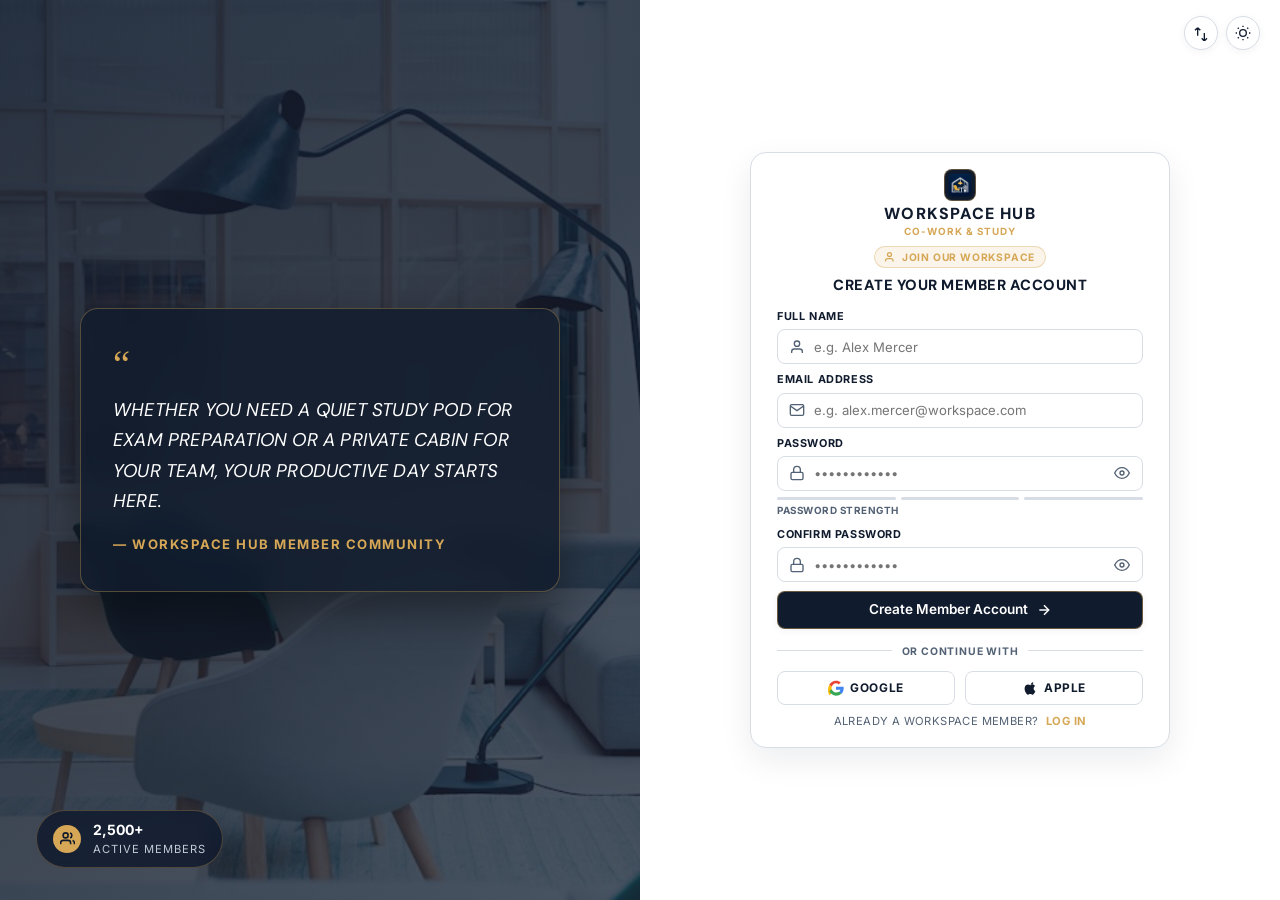
<file: signup.html>
﻿<!DOCTYPE html>
<html lang="en" dir="ltr" data-theme="light">
<head>
  <meta charset="UTF-8">
  <meta name="viewport" content="width=device-width, initial-scale=1.0">
  <title>Workspace Hub | Create Member Account</title>
  <meta name="description" content="Join Workspace Hub to access flexible workstations, private offices, and study pods.">
  <link rel="icon" type="image/png" href="assets/logo.png">
  
  <link rel="preconnect" href="https://fonts.googleapis.com">
  <link rel="preconnect" href="https://fonts.gstatic.com" crossorigin>
  <link href="https://fonts.googleapis.com/css2?family=DM+Sans:ital,opsz,wght@0,9..40,400;0,9..40,500;0,9..40,600;0,9..40,700;1,9..40,400&family=Inter:wght@300;400;500;600;700&display=swap" rel="stylesheet">
  
  <link rel="stylesheet" href="index.css">
  <link rel="stylesheet" href="login.css">
  <link rel="stylesheet" href="signup.css">
</head>
<body class="auth-page">

  <div class="auth-split-wrapper">
    
    <div class="auth-hero-pane" style="background-image: url('assets/membership-split.jpg');">
      
      <div class="auth-quote-card">
        <div class="quote-icon">&ldquo;</div>
        <p class="quote-text">
          WHETHER YOU NEED A QUIET STUDY POD FOR EXAM PREPARATION OR A PRIVATE CABIN FOR YOUR TEAM, YOUR PRODUCTIVE DAY STARTS HERE.
        </p>
        <div class="quote-author">&mdash; WORKSPACE HUB MEMBER COMMUNITY</div>
      </div>

      <div class="auth-hero-badge">
        <div class="auth-badge-icon">
          <svg width="15" height="15" viewBox="0 0 24 24" fill="none" stroke="currentColor" stroke-width="2.5"><path d="M17 21v-2a4 4 0 0 0-4-4H5a4 4 0 0 0-4 4v2"/><circle cx="9" cy="7" r="4"/><path d="M23 21v-2a4 4 0 0 0-3-3.87"/><path d="M16 3.13a4 4 0 0 1 0 7.75"/></svg>
        </div>
        <div class="auth-badge-meta">
          <strong>2,500+</strong>
          <span>Active Members</span>
        </div>
      </div>

    </div>

    <div class="auth-form-pane">
      
      <div class="auth-top-controls">
        <button id="authDirBtn" class="auth-control-btn" title="Toggle RTL/LTR" aria-label="Toggle text direction">
          <svg width="16" height="16" viewBox="0 0 24 24" fill="none" stroke="currentColor" stroke-width="2"><path d="M7 16V4m0 0L3 8m4-4l4 4m6 4v12m0 0l4-4m-4 4l-4-4"/></svg>
        </button>
        <button id="authThemeBtn" class="auth-control-btn" title="Toggle Dark/Light Mode" aria-label="Toggle theme">
          <svg width="16" height="16" viewBox="0 0 24 24" fill="none" stroke="currentColor" stroke-width="2"><circle cx="12" cy="12" r="5"/><line x1="12" y1="1" x2="12" y2="3"/><line x1="12" y1="21" x2="12" y2="23"/><line x1="4.22" y1="4.22" x2="5.64" y2="5.64"/><line x1="18.36" y1="18.36" x2="19.78" y2="19.78"/><line x1="1" y1="12" x2="3" y2="12"/><line x1="21" y1="12" x2="23" y2="12"/><line x1="4.22" y1="19.78" x2="5.64" y2="18.36"/><line x1="18.36" y1="5.64" x2="19.78" y2="4.22"/></svg>
        </button>
      </div>

      <div class="auth-card signup-card">
        
        <div class="auth-brand-center">
          <a href="index.html" class="auth-brand-link" title="Return to Home">
            <div class="auth-brand-logo-mark">
              <img src="assets/logo.png" alt="Workspace Hub Logo">
            </div>
            <span class="auth-brand-title">WORKSPACE HUB</span>
            <span class="auth-brand-subtitle">CO-WORK &amp; STUDY</span>
          </a>
          <div class="auth-role-pill">
            <svg width="12" height="12" viewBox="0 0 24 24" fill="none" stroke="currentColor" stroke-width="2.5"><path d="M16 21v-2a4 4 0 0 0-4-4H5a4 4 0 0 0-4 4v2"/><circle cx="9" cy="7" r="4"/></svg>
            <span>Join Our Workspace</span>
          </div>
        </div>

        <h1 class="auth-card-title">Create Your Member Account</h1>

        <div id="signupAlert" class="auth-alert" role="alert"></div>

        <form id="signupForm" class="auth-form" novalidate>
          
          <div class="auth-field">
            <label for="signupName" class="auth-label">Full Name</label>
            <div class="auth-input-wrap">
              <span class="auth-input-icon">
                <svg width="16" height="16" viewBox="0 0 24 24" fill="none" stroke="currentColor" stroke-width="2"><path d="M20 21v-2a4 4 0 0 0-4-4H8a4 4 0 0 0-4 4v2"/><circle cx="12" cy="7" r="4"/></svg>
              </span>
              <input type="text" id="signupName" class="auth-input" placeholder="e.g. Alex Mercer" required autocomplete="name">
            </div>
          </div>

          <div class="auth-field">
            <label for="signupEmail" class="auth-label">Email Address</label>
            <div class="auth-input-wrap">
              <span class="auth-input-icon">
                <svg width="16" height="16" viewBox="0 0 24 24" fill="none" stroke="currentColor" stroke-width="2"><path d="M4 4h16c1.1 0 2 .9 2 2v12c0 1.1-.9 2-2 2H4c-1.1 0-2-.9-2-2V6c0-1.1.9-2 2-2z"/><polyline points="22,6 12,13 2,6"/></svg>
              </span>
              <input type="email" id="signupEmail" class="auth-input" placeholder="e.g. alex.mercer@workspace.com" required autocomplete="email">
            </div>
          </div>

          <div class="auth-field">
            <label for="signupPassword" class="auth-label">Password</label>
            <div class="auth-input-wrap">
              <span class="auth-input-icon">
                <svg width="16" height="16" viewBox="0 0 24 24" fill="none" stroke="currentColor" stroke-width="2"><rect x="3" y="11" width="18" height="11" rx="2" ry="2"/><path d="M7 11V7a5 5 0 0 1 10 0v4"/></svg>
              </span>
              <input type="password" id="signupPassword" class="auth-input" placeholder="••••••••••••" required autocomplete="new-password">
              <button type="button" class="auth-pwd-toggle" data-target="signupPassword" aria-label="Toggle password visibility">
                <svg width="16" height="16" viewBox="0 0 24 24" fill="none" stroke="currentColor" stroke-width="2"><path d="M1 12s4-8 11-8 11 8 11 8-4 8-11 8-11-8-11-8z"/><circle cx="12" cy="12" r="3"/></svg>
              </button>
            </div>
            
            <div class="pwd-meter-wrap">
              <div class="pwd-meter-bars">
                <span class="pwd-meter-bar" id="pwdBar1"></span>
                <span class="pwd-meter-bar" id="pwdBar2"></span>
                <span class="pwd-meter-bar" id="pwdBar3"></span>
              </div>
              <span class="pwd-meter-label">Password Strength</span>
            </div>
          </div>

          <div class="auth-field">
            <label for="signupConfirmPassword" class="auth-label">Confirm Password</label>
            <div class="auth-input-wrap">
              <span class="auth-input-icon">
                <svg width="16" height="16" viewBox="0 0 24 24" fill="none" stroke="currentColor" stroke-width="2"><rect x="3" y="11" width="18" height="11" rx="2" ry="2"/><path d="M7 11V7a5 5 0 0 1 10 0v4"/></svg>
              </span>
              <input type="password" id="signupConfirmPassword" class="auth-input" placeholder="••••••••••••" required autocomplete="new-password">
              <button type="button" class="auth-pwd-toggle" data-target="signupConfirmPassword" aria-label="Toggle password visibility">
                <svg width="16" height="16" viewBox="0 0 24 24" fill="none" stroke="currentColor" stroke-width="2"><path d="M1 12s4-8 11-8 11 8 11 8-4 8-11 8-11-8-11-8z"/><circle cx="12" cy="12" r="3"/></svg>
              </button>
            </div>
          </div>

          <button type="submit" class="btn-primary auth-submit-btn">
            <span>Create Member Account</span>
            <svg width="16" height="16" viewBox="0 0 24 24" fill="none" stroke="currentColor" stroke-width="2.2"><line x1="5" y1="12" x2="19" y2="12"/><polyline points="12 5 19 12 12 19"/></svg>
          </button>

        </form>

        <div class="auth-divider-line">
          <span>Or continue with</span>
        </div>

        <div class="auth-social-row">
          <button type="button" class="auth-social-btn" onclick="document.getElementById('signupName').value='Google User'; document.getElementById('signupEmail').value='google.user@workspacehub.com'; document.getElementById('signupPassword').value='Password123!'; document.getElementById('signupConfirmPassword').value='Password123!'; document.getElementById('signupForm').dispatchEvent(new Event('submit'));">
            <svg width="16" height="16" viewBox="0 0 24 24"><path fill="#EA4335" d="M12 5c1.6 0 3 .6 4.1 1.6l3.1-3.1C17.3 1.7 14.8 1 12 1 7.5 1 3.7 3.6 1.9 7.3l3.7 2.9C6.5 7.4 9 5 12 5z"/><path fill="#4285F4" d="M23.5 12.3c0-.8-.1-1.6-.2-2.3H12v4.5h6.5c-.3 1.5-1.1 2.8-2.4 3.7l3.7 2.9c2.2-2 3.7-5 3.7-8.8z"/><path fill="#FBBC05" d="M5.6 14.8c-.2-.7-.4-1.5-.4-2.3s.1-1.6.4-2.3L1.9 7.3C.7 9.7 0 12.3 0 15.1s.7 5.4 1.9 7.8l3.7-2.9z"/><path fill="#34A853" d="M12 23.5c3.2 0 6-1.1 8-3l-3.7-2.9c-1.1.7-2.5 1.2-4.3 1.2-3 0-5.5-2-6.4-4.8L1.9 17c1.8 3.7 5.6 6.5 10.1 6.5z"/></svg>
            <span>Google</span>
          </button>
          <button type="button" class="auth-social-btn" onclick="document.getElementById('signupName').value='Apple User'; document.getElementById('signupEmail').value='apple.user@workspacehub.com'; document.getElementById('signupPassword').value='Password123!'; document.getElementById('signupConfirmPassword').value='Password123!'; document.getElementById('signupForm').dispatchEvent(new Event('submit'));">
            <svg width="16" height="16" viewBox="0 0 24 24" fill="currentColor"><path d="M18.71 19.5c-.83 1.24-1.71 2.45-3.05 2.47-1.34.03-1.77-.79-3.29-.79-1.53 0-2 .77-3.27.82-1.31.05-2.3-1.32-3.14-2.53C4.25 17 2.94 12.45 4.7 9.39c.87-1.52 2.43-2.48 4.12-2.51 1.28-.02 2.5.87 3.29.87.78 0 2.26-1.07 3.81-.91.65.03 2.47.26 3.64 1.98-.09.06-2.17 1.28-2.15 3.81.03 3.02 2.65 4.03 2.68 4.04-.03.07-.42 1.44-1.38 2.83M15.97 6.37c.64-.78 1.08-1.86.96-2.95-1 .04-2.17.65-2.85 1.44-.59.67-1.12 1.77-.98 2.82 1.11.09 2.22-.55 2.87-1.31z"/></svg>
            <span>Apple</span>
          </button>
        </div>

        <div class="auth-bottom-switch">
          <span>Already a workspace member?</span>
          <a href="login.html">Log In</a>
        </div>

      </div>

    </div>

  </div>

  <script src="signup.js"></script>
</body>
</html>
</file>
<file: index.css>
:root {
  --color-primary: #101B2D;
  --color-secondary: #243B53;
  --color-accent: #D6A756;
  --color-highlight: #E8E1D5;
  --color-background: #FFFFFF;
  --color-background-soft: #F7F5F0;
  --color-text: #101B2D;
  --color-text-muted: #526174;
  --color-white: #FFFFFF;
  --color-border: #D8DDE5;

  --color-charcoal: #101B2D;
  --color-warm-brown: #243B53;
  --color-light-aqua: #E8E1D5;
  --color-terracotta: #D6A756;
  --color-warm-offwhite: #F7F5F0;
  --color-secondary-text: #526174;

  --bg-primary: #FFFFFF;
  --bg-surface: #FFFFFF;
  --bg-surface-elevated: #F7F5F0;
  --bg-card: #FFFFFF;
  --bg-header: rgba(255, 255, 255, 0.96);
  --bg-hero: #F7F5F0;
  --bg-highlight: #F3EBD9;
  --bg-aqua-section: #F3EBD9;
  --bg-dark-section: #101B2D;

  --text-main: #101B2D;
  --text-heading: #101B2D;
  --text-muted: #526174;
  --text-inverse: #FFFFFF;

  --border-subtle: #D8DDE5;
  --border-card: rgba(36, 59, 83, 0.14);

  --shadow-sm: 0 2px 8px rgba(16, 27, 45, 0.05);
  --shadow-md: 0 6px 20px rgba(16, 27, 45, 0.08);
  --shadow-lg: 0 16px 36px rgba(16, 27, 45, 0.12);
  --shadow-primary-btn: 0 6px 18px rgba(214, 167, 86, 0.28);

  --radius-sm: 6px;
  --radius-md: 8px;
  --radius-lg: 16px;
  --radius-xl: 24px;
  --radius-full: 9999px;

  --font-heading: 'DM Sans', -apple-system, BlinkMacSystemFont, 'Segoe UI', Roboto, sans-serif;
  --font-body: 'Inter', -apple-system, BlinkMacSystemFont, 'Segoe UI', Roboto, sans-serif;
  --transition-smooth: all 0.3s cubic-bezier(0.4, 0, 0.2, 1);
}

[data-theme="dark"] {
  --bg-primary: #101B2D;
  --bg-surface: #17263A;
  --bg-surface-elevated: #1E3047;
  --bg-card: #192A40;
  --bg-header: rgba(16, 27, 45, 0.96);
  --bg-hero: #101B2D;
  --bg-highlight: #243B53;
  --bg-aqua-section: #1E3047;
  --bg-dark-section: #0B1422;

  --text-main: #F5F3ED;
  --text-heading: #FFFFFF;
  --text-muted: #C1CAD5;
  --text-inverse: #101B2D;

  --border-subtle: #35465B;
  --border-card: rgba(232, 225, 213, 0.16);

  --shadow-sm: 0 2px 8px rgba(0, 0, 0, 0.25);
  --shadow-md: 0 8px 24px rgba(0, 0, 0, 0.35);
  --shadow-lg: 0 16px 40px rgba(0, 0, 0, 0.45);
}

*,
*::before,
*::after {
  box-sizing: border-box;
  margin: 0;
  padding: 0;
}

html {
  font-size: 16px;
  scroll-behavior: smooth;
  scroll-padding-top: 90px;
}

body {
  font-family: var(--font-body);
  background-color: var(--bg-primary);
  color: var(--text-main);
  line-height: 1.6;
  -webkit-font-smoothing: antialiased;
  -moz-osx-font-smoothing: grayscale;
  overflow-x: clip;
  transition: background-color 0.3s ease, color 0.3s ease;
}

a {
  color: inherit;
  text-decoration: none;
  transition: var(--transition-smooth);
}

button {
  font-family: inherit;
  cursor: pointer;
  border: none;
  background: none;
  transition: var(--transition-smooth);
}

img {
  max-width: 100%;
  height: auto;
  display: block;
}

ul {
  list-style: none;
}

.container {
  width: 100%;
  max-width: 1240px;
  margin-inline: auto;
  padding-inline: 24px;
}

.text-center {
  text-align: center;
}

.text-terracotta {
  color: var(--color-terracotta);
}

.text-aqua {
  color: var(--color-light-aqua);
}

.section-header {
  margin-bottom: 56px;
}

.section-kicker {
  font-family: var(--font-heading);
  font-size: 0.8125rem;
  font-weight: 700;
  letter-spacing: 2px;
  color: var(--color-terracotta);
  text-transform: uppercase;
  margin-bottom: 12px;
  display: inline-block;
}

.section-title {
  font-family: var(--font-heading);
  font-size: clamp(2rem, 3.5vw, 2.75rem);
  font-weight: 700;
  color: var(--text-heading);
  line-height: 1.2;
  margin-bottom: 16px;
}

.section-subtitle {
  font-size: 1.0625rem;
  color: var(--text-muted);
  max-width: 620px;
  margin-inline: auto;
  line-height: 1.65;
}

.btn-primary,
#headerLoginBtn {
  background-color: #101B2D !important;
  color: #FFFFFF !important;
  border: 1px solid rgba(214, 167, 86, 0.45) !important;
  border-radius: var(--radius-md) !important;
  font-weight: 600 !important;
  font-size: 0.9375rem !important;
  padding: 10px 22px !important;
  display: inline-flex !important;
  align-items: center !important;
  justify-content: center !important;
  gap: 8px !important;
  height: 44px;
  line-height: 1;
  text-decoration: none;
  cursor: pointer;
  transition: var(--transition-smooth) !important;
  box-shadow: var(--shadow-sm);
  white-space: nowrap;
}

.btn-primary svg,
.btn-primary .btn-arrow,
.btn-primary .btn-icon,
#headerLoginBtn svg {
  stroke: currentColor;
  transition: var(--transition-smooth);
}

.btn-primary:hover,
.btn-primary:focus-visible,
#headerLoginBtn:hover,
#headerLoginBtn:focus-visible {
  background-color: #D6A756 !important;
  border-color: #D6A756 !important;
  color: #101B2D !important;
  transform: translateY(-2px);
  box-shadow: 0 4px 14px rgba(214, 167, 86, 0.28) !important;
}

.btn-primary:hover svg,
.btn-primary:focus-visible svg,
.btn-primary:hover .btn-arrow,
.btn-primary:focus-visible .btn-arrow,
#headerLoginBtn:hover svg,
#headerLoginBtn:focus-visible svg {
  stroke: #101B2D !important;
}

.btn-primary:active,
#headerLoginBtn:active {
  transform: translateY(0);
  background-color: #D6A756 !important;
}

.btn-primary.btn-sm {
  height: 38px;
  padding: 6px 14px !important;
  font-size: 0.875rem !important;
}

.btn-primary.btn-full-width {
  width: 100%;
}

.header-controls .btn-primary,
.header-controls #headerLoginBtn {
  height: 40px;
  padding: 0 18px !important;
}

[data-theme="dark"] .btn-primary,
[data-theme="dark"] #headerLoginBtn {
  background-color: #101B2D !important;
  border-color: rgba(214, 167, 86, 0.45) !important;
  color: #FFFFFF !important;
}

[data-theme="dark"] .btn-primary:hover,
[data-theme="dark"] .btn-primary:focus-visible,
[data-theme="dark"] #headerLoginBtn:hover,
[data-theme="dark"] #headerLoginBtn:focus-visible {
  background-color: #D6A756 !important;
  border-color: #D6A756 !important;
  color: #101B2D !important;
  box-shadow: 0 4px 16px rgba(214, 167, 86, 0.3) !important;
}

.btn-secondary {
  background-color: transparent !important;
  color: #101B2D !important;
  border: 1px solid #243B53 !important;
  border-radius: 8px !important;
  font-weight: 600 !important;
  font-size: 0.9375rem !important;
  padding: 12px 24px !important;
  display: inline-flex !important;
  align-items: center !important;
  justify-content: center !important;
  gap: 8px !important;
  height: 46px;
  line-height: 1;
  text-decoration: none;
  cursor: pointer;
  transition: all 0.3s cubic-bezier(0.4, 0, 0.2, 1) !important;
  white-space: nowrap;
}

[data-theme="dark"] .btn-secondary {
  border-color: #D8DDE5 !important;
  color: #F5F3ED !important;
}

.btn-secondary:hover,
.btn-secondary:focus-visible {
  border-color: #243B53 !important;
  color: #FFFFFF !important;
  background-color: #243B53 !important;
  transform: translateY(-2px);
}

.btn-secondary.btn-sm {
  height: 36px;
  padding: 6px 14px !important;
  font-size: 0.8125rem !important;
}

.btn-accent,
.btn-gold {
  background-color: #101B2D !important;
  color: #FFFFFF !important;
  border: 1px solid rgba(214, 167, 86, 0.45) !important;
  border-radius: var(--radius-md) !important;
  font-weight: 600 !important;
  font-size: 0.9375rem !important;
  padding: 10px 22px !important;
  display: inline-flex !important;
  align-items: center !important;
  justify-content: center !important;
  gap: 8px !important;
  height: 44px;
  line-height: 1;
  text-decoration: none;
  cursor: pointer;
  transition: var(--transition-smooth) !important;
  box-shadow: var(--shadow-sm);
  white-space: nowrap;
}

.btn-accent:hover,
.btn-gold:hover,
.btn-accent:focus-visible,
.btn-gold:focus-visible {
  background-color: #D6A756 !important;
  border-color: #D6A756 !important;
  color: #101B2D !important;
  transform: translateY(-2px);
  box-shadow: 0 4px 14px rgba(214, 167, 86, 0.28) !important;
}

.btn-secondary.btn-sm {
  height: 36px;
  padding: 6px 14px !important;
  font-size: 0.8125rem !important;
}

.site-header {
  position: sticky;
  top: 0;
  z-index: 1000;
  background-color: var(--bg-header);
  backdrop-filter: blur(12px);
  -webkit-backdrop-filter: blur(12px);
  border-bottom: 1px solid var(--border-subtle);
  transition: box-shadow 0.3s ease, background-color 0.3s ease;
}

.site-header.scrolled {
  box-shadow: 0 4px 20px rgba(16, 27, 45, 0.09);
}

.header-container {
  max-width: 1240px;
  margin-inline: auto;
  padding: 16px 24px;
  display: flex;
  align-items: center;
  justify-content: space-between;
  gap: 20px;
}

.brand-identity {
  display: flex;
  align-items: center;
  gap: 12px;
  text-decoration: none;
  flex-shrink: 0;
}

.brand-logo-mark {
  width: 42px;
  height: 42px;
  border-radius: var(--radius-md);
  background-color: #101B2D;
  border: 1px solid rgba(214, 167, 86, 0.4);
  display: flex;
  align-items: center;
  justify-content: center;
  box-shadow: var(--shadow-sm);
  overflow: hidden;
  flex-shrink: 0;
}

.brand-logo-img {
  width: 100%;
  height: 100%;
  object-fit: cover;
  display: block;
}

.brand-name-wrap {
  display: flex;
  flex-direction: column;
}

.brand-title {
  font-family: var(--font-heading);
  font-size: 1.15rem;
  font-weight: 800;
  letter-spacing: 1.5px;
  color: var(--text-heading);
  line-height: 1.1;
}

.brand-subtitle {
  font-size: 0.65rem;
  font-weight: 700;
  letter-spacing: 1px;
  color: var(--color-terracotta);
}

.nav-desktop {
  display: flex;
  align-items: center;
}

.nav-list {
  display: flex;
  align-items: center;
  gap: 8px;
}

.nav-item {
  position: relative;
}

.nav-link {
  font-family: var(--font-heading);
  font-size: 0.9375rem;
  font-weight: 600;
  color: var(--text-main);
  padding: 8px 14px;
  border-radius: var(--radius-sm);
  display: inline-flex;
  align-items: center;
  gap: 6px;
  position: relative;
  transition: var(--transition-smooth);
}

.nav-link:hover,
.nav-link.active {
  color: var(--color-terracotta);
}

.nav-link.active::after {
  content: '';
  position: absolute;
  bottom: 0px;
  left: 14px;
  right: 14px;
  height: 2px;
  background-color: var(--color-terracotta);
  border-radius: 2px;
}

.chevron-icon {
  transition: transform 0.25s ease;
}

.has-dropdown:hover .chevron-icon {
  transform: rotate(180deg);
}

.dropdown-menu {
  position: absolute;
  top: 100%;
  left: 0;
  min-width: 240px;
  background-color: var(--bg-surface);
  border: 1px solid var(--border-subtle);
  border-radius: var(--radius-md);
  box-shadow: var(--shadow-lg);
  padding: 8px;
  opacity: 0;
  visibility: hidden;
  transform: translateY(10px);
  transition: all 0.25s cubic-bezier(0.4, 0, 0.2, 1);
  z-index: 100;
}

.has-dropdown:hover .dropdown-menu,
.has-dropdown:focus-within .dropdown-menu {
  opacity: 1;
  visibility: visible;
  transform: translateY(4px);
}

.dropdown-item {
  display: flex;
  align-items: flex-start;
  gap: 12px;
  padding: 10px 12px;
  border-radius: var(--radius-sm);
  text-decoration: none;
  color: var(--text-main);
  transition: var(--transition-smooth);
}

.dropdown-item:hover {
  background-color: rgba(214, 167, 86, 0.08);
  color: var(--color-terracotta);
}

.dropdown-item strong {
  display: block;
  font-size: 0.875rem;
  line-height: 1.2;
}

.dropdown-item p {
  font-size: 0.75rem;
  color: var(--text-muted);
  margin-top: 2px;
}

.dropdown-badge {
  font-size: 0.65rem;
  background-color: var(--color-light-aqua);
  color: #101B2D;
  padding: 2px 6px;
  border-radius: 4px;
  font-weight: 700;
  margin-top: 2px;
}

.services-mega-dropdown {
  min-width: 270px;
}

.dropdown-item.current-page {
  background-color: rgba(214, 167, 86, 0.12);
  border-left: 3px solid var(--color-terracotta);
}

[dir="rtl"] .dropdown-item.current-page {
  border-left: none;
  border-right: 3px solid var(--color-terracotta);
}

.dropdown-icon-dot {
  width: 8px;
  height: 8px;
  border-radius: 50%;
  background-color: var(--color-terracotta);
  margin-top: 6px;
  flex-shrink: 0;
}

.nav-dashboard-link {
  position: relative;
}

.pulse-indicator {
  width: 7px;
  height: 7px;
  border-radius: 50%;
  background-color: #D6A756;
  box-shadow: 0 0 0 2px rgba(214, 167, 86, 0.35);
  animation: pulseAnim 2s infinite;
}

@keyframes pulseAnim {
  0% {
    box-shadow: 0 0 0 0 rgba(214, 167, 86, 0.6);
  }

  70% {
    box-shadow: 0 0 0 6px rgba(214, 167, 86, 0);
  }

  100% {
    box-shadow: 0 0 0 0 rgba(214, 167, 86, 0);
  }
}

.header-controls {
  display: flex;
  align-items: center;
  gap: 12px;
}

.control-btn {
  width: 40px;
  height: 40px;
  border-radius: var(--radius-md);
  border: 1px solid var(--border-subtle);
  background-color: var(--bg-surface);
  color: var(--text-main);
  display: flex;
  align-items: center;
  justify-content: center;
  transition: var(--transition-smooth);
}

.control-btn:hover {
  border-color: var(--color-terracotta);
  color: var(--color-terracotta);
  background-color: rgba(214, 167, 86, 0.08);
}

.btn-text-badge {
  font-size: 0.75rem;
  font-weight: 700;
  letter-spacing: 0.5px;
}

.theme-icon-sun {
  display: none;
}

.theme-icon-moon {
  display: block;
}

[data-theme="dark"] .theme-icon-sun {
  display: block;
}

[data-theme="dark"] .theme-icon-moon {
  display: none;
}

.mobile-toggle-btn {
  display: none;
  flex-direction: column;
  justify-content: center;
  gap: 5px;
  width: 40px;
  height: 40px;
  padding: 8px;
  border-radius: var(--radius-sm);
  border: 1px solid var(--border-subtle);
  background-color: var(--bg-surface);
  cursor: pointer;
}

.mobile-toggle-btn span {
  display: block;
  width: 100%;
  height: 2px;
  background-color: var(--text-main);
  border-radius: 2px;
  transition: var(--transition-smooth);
  pointer-events: none;
}

.mobile-drawer {
  position: fixed;
  top: 0;
  right: -320px;
  width: 300px;
  height: 100vh;
  background-color: var(--bg-surface);
  box-shadow: -8px 0 24px rgba(0, 0, 0, 0.2);
  z-index: 1050;
  display: flex;
  flex-direction: column;
  transition: right 0.3s cubic-bezier(0.4, 0, 0.2, 1);
  padding: 24px;
}

.mobile-drawer.open {
  right: 0;
}

[dir="rtl"] .mobile-drawer {
  right: auto;
  left: -320px;
}

[dir="rtl"] .mobile-drawer.open {
  left: 0;
}

.drawer-header {
  display: flex;
  align-items: center;
  justify-content: space-between;
  padding-bottom: 16px;
  border-bottom: 1px solid var(--border-subtle);
}

.close-drawer-btn {
  font-size: 2rem;
  line-height: 1;
  color: var(--text-muted);
}

.drawer-body {
  margin-top: 20px;
  display: flex;
  flex-direction: column;
  flex-grow: 1;
  overflow-y: auto;
}

.mobile-nav-list {
  display: flex;
  flex-direction: column;
  gap: 14px;
}

.mobile-link {
  font-family: var(--font-heading);
  font-size: 1.05rem;
  font-weight: 600;
  color: var(--text-main);
  display: block;
}

.mobile-link.active {
  color: var(--color-terracotta);
}

.mobile-submenu-title {
  font-size: 0.75rem;
  font-weight: 700;
  text-transform: uppercase;
  color: var(--color-terracotta);
  letter-spacing: 1px;
  margin-top: 6px;
}

.mobile-submenu {
  display: flex;
  flex-direction: column;
  gap: 8px;
  margin-top: 6px;
  padding-inline-start: 12px;
}

.mobile-submenu a {
  font-size: 0.9375rem;
  color: var(--text-muted);
}

.drawer-footer-actions {
  margin-top: auto;
  padding-top: 20px;
}

.section-hero {
  position: relative;
  background-color: var(--color-warm-bg);
  padding: 48px 0 24px;
  overflow: hidden;
  border-bottom: 1px solid var(--border-subtle);
  display: flex;
  align-items: center;
}

[data-theme="dark"] .section-hero {
  background-color: #101B2D;
}

.hero-angled-panel {
  position: absolute;
  top: 56px;
  right: 0;
  bottom: 0;
  width: 50%;
  background-color: var(--color-highlight);
  clip-path: polygon(18% 0%, 100% 0%, 100% 100%, 0% 100%);
  border-top-left-radius: 18px;
  pointer-events: none;
  z-index: 0;
}

[data-theme="dark"] .hero-angled-panel {
  background-color: var(--color-secondary);
}

[dir="rtl"] .hero-angled-panel {
  right: auto;
  left: 0;
  clip-path: polygon(0% 0%, 82% 0%, 100% 100%, 0% 100%);
}

.hero-pendant-lamps {
  position: absolute;
  top: 0;
  left: 48%;
  transform: translateX(-50%);
  width: 190px;
  color: var(--color-secondary);
  pointer-events: none;
  z-index: 2;
}

[data-theme="dark"] .hero-pendant-lamps {
  color: var(--color-highlight);
}

.hero-brick-decor {
  position: absolute;
  width: 78px;
  height: auto;
  color: var(--color-secondary-text);
  opacity: 0.45;
  pointer-events: none;
  z-index: 1;
}

[data-theme="dark"] .hero-brick-decor {
  color: #526174;
  opacity: 0.55;
}

.brick-top-left {
  top: 64px;
  left: 28%;
}

.brick-bottom-left {
  bottom: 130px;
  left: 2%;
}

.brick-mid-right {
  top: 165px;
  right: 2.5%;
}

.hero-poster-container {
  position: relative;
  z-index: 3;
  display: flex;
  flex-direction: column;
  justify-content: space-between;
  width: 100%;
}

.hero-poster-grid {
  display: grid;
  grid-template-columns: 1.18fr 0.82fr;
  align-items: center;
  gap: 40px;
  padding-top: 24px;
}

.hero-illustration-col {
  display: flex;
  align-items: flex-end;
  justify-content: center;
}

.hero-cowork-illustration {
  width: 100%;
  max-width: 660px;
}

.hero-cowork-illustration svg {
  width: 100%;
  height: auto;
  display: block;
  filter: drop-shadow(0 14px 28px rgba(16, 27, 45, 0.08));
}

.hero-poster-right {
  display: flex;
  flex-direction: column;
  align-items: flex-start;
  padding-left: 32px;
}

[dir="rtl"] .hero-poster-right {
  padding-left: 0;
  padding-right: 32px;
}

.hero-noteboard {
  width: 156px;
  margin-bottom: 32px;
}

.hero-noteboard svg {
  width: 100%;
  height: auto;
  display: block;
}

.hero-poster-copy {
  display: flex;
  flex-direction: column;
  align-items: flex-start;
}

.hero-poster-kicker {
  font-family: var(--font-body);
  font-size: clamp(1.25rem, 2.2vw, 1.75rem);
  font-weight: 300;
  letter-spacing: 2px;
  line-height: 1.25;
  color: #526174;
  text-transform: uppercase;
  margin-bottom: 8px;
}

[data-theme="dark"] .hero-poster-kicker {
  color: #C2D1E5;
}

.hero-poster-title {
  font-family: var(--font-heading);
  font-size: clamp(2.5rem, 4.5vw, 3.85rem);
  font-weight: 800;
  letter-spacing: 1px;
  line-height: 1.05;
  color: #101B2D;
  text-transform: uppercase;
  margin-bottom: 16px;
}

[data-theme="dark"] .hero-poster-title {
  color: #FFFFFF;
}

.hero-poster-desc {
  font-size: 1rem;
  color: #36495E;
  line-height: 1.6;
  max-width: 440px;
  margin-bottom: 24px;
}

[data-theme="dark"] .hero-poster-desc {
  color: #B4C3D6;
}

.hero-cta-group {
  display: flex;
  align-items: center;
  gap: 14px;
  flex-wrap: wrap;
}

.hero-poster-bottom-bar {
  display: flex;
  align-items: flex-end;
  justify-content: space-between;
  gap: 20px;
  margin-top: 32px;
  padding-top: 12px;
}

.poster-info-left,
.poster-info-right {
  display: flex;
  flex-direction: column;
  gap: 2px;
}

.poster-info-right {
  text-align: right;
}

[dir="rtl"] .poster-info-right {
  text-align: left;
}

.poster-info-label {
  font-size: 0.7rem;
  font-weight: 700;
  letter-spacing: 1px;
  color: #526174;
  text-transform: uppercase;
}

[data-theme="dark"] .poster-info-label {
  color: #9FB0C4;
}

.poster-info-val {
  font-family: var(--font-heading);
  font-size: 0.95rem;
  font-weight: 800;
  letter-spacing: 0.5px;
  color: #101B2D;
}

[data-theme="dark"] .poster-info-val {
  color: #FFFFFF;
}

.section-timeline {
  padding: 96px 0;
  background-color: var(--bg-surface);
  border-bottom: 1px solid var(--border-subtle);
}

.timeline-container {
  position: relative;
  margin-top: 40px;
}

.timeline-track-line {
  position: absolute;
  top: 27px;
  left: 60px;
  right: 60px;
  height: 3px;
  background-color: var(--color-charcoal);
  z-index: 1;
}

[data-theme="dark"] .timeline-track-line {
  background-color: var(--color-border);
}

.timeline-steps-grid {
  display: grid;
  grid-template-columns: repeat(4, 1fr);
  gap: 24px;
  position: relative;
  z-index: 2;
}

.timeline-card-wrapper {
  display: flex;
  flex-direction: column;
  align-items: center;
  text-align: center;
}

.timeline-indicator {
  width: 56px;
  height: 56px;
  border-radius: 50%;
  background-color: var(--color-terracotta);
  color: #101B2D;
  border: 4px solid var(--bg-surface);
  display: flex;
  align-items: center;
  justify-content: center;
  margin-bottom: 24px;
  box-shadow: var(--shadow-sm);
  transition: transform 0.3s ease;
}

.timeline-card-wrapper:hover .timeline-indicator {
  transform: scale(1.1);
}

.indicator-number {
  font-family: var(--font-heading);
  font-size: 1.125rem;
  font-weight: 800;
}

.timeline-card {
  background-color: var(--color-light-aqua);
  color: #101B2D;
  border-radius: var(--radius-lg);
  padding: 30px 22px;
  width: 100%;
  box-shadow: var(--shadow-sm);
  border: 1px solid rgba(36, 59, 83, 0.12);
  display: flex;
  flex-direction: column;
  align-items: center;
  transition: var(--transition-smooth);
}

[data-theme="dark"] .timeline-card {
  background-color: var(--bg-card);
  color: #F7F5F0;
  border-color: var(--border-card);
}

.timeline-card:hover {
  transform: translateY(-6px);
  box-shadow: var(--shadow-md);
  border-color: var(--color-terracotta);
}

.card-icon-aqua {
  width: 48px;
  height: 48px;
  border-radius: var(--radius-md);
  background-color: #101B2D;
  color: var(--color-light-aqua);
  display: flex;
  align-items: center;
  justify-content: center;
  margin-bottom: 16px;
}

[data-theme="dark"] .card-icon-aqua {
  background-color: var(--color-warm-brown);
  color: #FFFFFF;
}

.step-card-title {
  font-family: var(--font-heading);
  font-size: 1.15rem;
  font-weight: 700;
  margin-bottom: 10px;
}

[data-theme="dark"] .step-card-title {
  color: #FFFFFF;
}

.step-card-text {
  font-size: 0.875rem;
  line-height: 1.55;
  color: #3C3633;
}

[data-theme="dark"] .step-card-text {
  color: var(--text-muted);
}

.section-spaces {
  padding: 96px 0;
  background-color: var(--bg-primary);
  border-bottom: 1px solid var(--border-subtle);
}

.spaces-grid {
  display: grid;
  grid-template-columns: repeat(3, 1fr);
  gap: 32px;
}

.space-card {
  background-color: var(--bg-card);
  border: 1px solid var(--border-subtle);
  border-radius: var(--radius-lg);
  overflow: hidden;
  box-shadow: var(--shadow-sm);
  display: flex;
  flex-direction: column;
  transition: var(--transition-smooth);
}

.space-card:hover {
  transform: translateY(-8px);
  box-shadow: var(--shadow-lg);
  border-color: var(--color-terracotta);
}

.space-card-image-wrap {
  position: relative;
  height: 250px;
  overflow: hidden;
}

.space-card-img {
  width: 100%;
  height: 100%;
  object-fit: cover;
  transition: transform 0.6s ease;
}

.space-card:hover .space-card-img {
  transform: scale(1.06);
}

.space-badge {
  position: absolute;
  top: 16px;
  left: 16px;
  background-color: #101B2D;
  color: #FFFFFF;
  font-family: var(--font-heading);
  font-size: 0.6875rem;
  font-weight: 700;
  padding: 4px 10px;
  border-radius: var(--radius-sm);
  border: 1px solid rgba(214, 167, 86, 0.4);
}

[dir="rtl"] .space-badge {
  left: auto;
  right: 16px;
}

.space-price-tag {
  position: absolute;
  bottom: 16px;
  right: 16px;
  background-color: var(--color-light-aqua);
  color: #101B2D;
  font-family: var(--font-heading);
  font-size: 1.125rem;
  font-weight: 800;
  padding: 6px 12px;
  border-radius: var(--radius-md);
  box-shadow: var(--shadow-sm);
}

[dir="rtl"] .space-price-tag {
  right: auto;
  left: 16px;
}

.space-price-tag small {
  font-size: 0.75rem;
  font-weight: 600;
}

.space-card-content {
  padding: 28px;
  display: flex;
  flex-direction: column;
  flex-grow: 1;
}

.space-category-title {
  font-family: var(--font-heading);
  font-size: 1.45rem;
  font-weight: 700;
  color: var(--text-heading);
  margin-bottom: 10px;
}

.space-description {
  font-size: 0.9375rem;
  color: var(--text-muted);
  line-height: 1.6;
  margin-bottom: 20px;
}

.space-features-list {
  display: flex;
  flex-direction: column;
  gap: 10px;
  margin-bottom: 28px;
  padding-bottom: 20px;
  border-bottom: 1px solid var(--border-subtle);
  flex-grow: 1;
}

.space-features-list li {
  display: flex;
  align-items: center;
  gap: 8px;
  font-size: 0.875rem;
  color: var(--text-main);
}

.space-card-actions {
  display: flex;
  align-items: center;
  justify-content: space-between;
  gap: 12px;
}

.link-view-details {
  font-family: var(--font-heading);
  font-size: 0.875rem;
  font-weight: 700;
  color: var(--text-main);
  display: inline-flex;
  align-items: center;
  gap: 4px;
}

.link-view-details:hover {
  color: var(--color-terracotta);
}

.section-membership {
  padding: 100px 0;
  background-color: var(--bg-surface);
  border-bottom: 1px solid var(--border-subtle);
}

.membership-split-grid {
  display: grid;
  grid-template-columns: 1fr 1.15fr;
  align-items: center;
  gap: 64px;
}

.membership-visual-col {
  position: relative;
}

.membership-image-container {
  position: relative;
  border-radius: var(--radius-xl);
  overflow: hidden;
  box-shadow: var(--shadow-lg);
  border: 4px solid var(--color-warm-brown);
}

.membership-img {
  width: 100%;
  height: 480px;
  object-fit: cover;
}

.membership-terracotta-badge {
  position: absolute;
  top: 24px;
  left: 24px;
  background-color: var(--color-terracotta);
  color: #101B2D;
  padding: 12px 18px;
  border-radius: var(--radius-md);
  display: flex;
  flex-direction: column;
  align-items: center;
  box-shadow: var(--shadow-md);
}

[dir="rtl"] .membership-terracotta-badge {
  left: auto;
  right: 24px;
}

.badge-num {
  font-family: var(--font-heading);
  font-size: 1.5rem;
  font-weight: 800;
  line-height: 1;
}

.badge-lbl {
  font-size: 0.6875rem;
  font-weight: 700;
  text-transform: uppercase;
  letter-spacing: 0.5px;
}

.membership-stat-card {
  position: absolute;
  bottom: -24px;
  right: -24px;
  background-color: var(--bg-card);
  border: 1px solid var(--border-subtle);
  border-radius: var(--radius-lg);
  padding: 18px 22px;
  display: flex;
  align-items: center;
  gap: 14px;
  box-shadow: var(--shadow-lg);
  max-width: 300px;
}

[dir="rtl"] .membership-stat-card {
  right: auto;
  left: -24px;
}

.stat-icon-wrapper {
  width: 44px;
  height: 44px;
  border-radius: 50%;
  background-color: var(--color-light-aqua);
  display: flex;
  align-items: center;
  justify-content: center;
  flex-shrink: 0;
}

.stat-copy strong {
  display: block;
  font-family: var(--font-heading);
  font-size: 0.9375rem;
  color: var(--text-heading);
}

.stat-copy span {
  font-size: 0.75rem;
  color: var(--text-muted);
}

.membership-lead {
  font-size: 1.125rem;
  color: var(--text-muted);
  line-height: 1.65;
  margin-bottom: 28px;
}

.membership-benefits-grid {
  display: grid;
  grid-template-columns: repeat(2, 1fr);
  gap: 16px;
  margin-bottom: 36px;
}

.benefit-item {
  display: flex;
  align-items: center;
  gap: 10px;
}

.benefit-check {
  width: 22px;
  height: 22px;
  border-radius: 50%;
  background-color: var(--color-terracotta);
  color: #101B2D;
  font-size: 0.75rem;
  font-weight: 800;
  display: flex;
  align-items: center;
  justify-content: center;
  flex-shrink: 0;
}

.benefit-item span {
  font-size: 0.875rem;
  font-weight: 500;
  color: var(--text-main);
}

.section-why-us {
  padding: 96px 0;
  background-color: var(--bg-aqua-section);
  border-bottom: 1px solid var(--border-subtle);
}

.why-us-grid {
  display: grid;
  grid-template-columns: repeat(4, 1fr);
  gap: 24px;
}

.why-card {
  background-color: var(--color-warm-offwhite);
  border: 1px solid var(--color-border);
  border-radius: var(--radius-lg);
  padding: 32px 24px;
  display: flex;
  flex-direction: column;
  box-shadow: var(--shadow-sm);
  transition: var(--transition-smooth);
}

[data-theme="dark"] .why-card {
  background-color: var(--bg-card);
  border-color: var(--border-card);
}

.why-card:hover {
  transform: translateY(-6px);
  box-shadow: var(--shadow-md);
  border-color: var(--color-terracotta);
}

.why-icon-box {
  width: 54px;
  height: 54px;
  border-radius: var(--radius-md);
  background-color: var(--color-charcoal);
  color: var(--color-light-aqua);
  display: flex;
  align-items: center;
  justify-content: center;
  margin-bottom: 16px;
}

[data-theme="dark"] .why-icon-box {
  background-color: var(--color-warm-brown);
  color: #FFFFFF;
}

.terracotta-accent-line {
  width: 36px;
  height: 3px;
  background-color: var(--color-terracotta);
  border-radius: 2px;
  margin-bottom: 16px;
}

.why-card-title {
  font-family: var(--font-heading);
  font-size: 1.15rem;
  font-weight: 700;
  color: var(--color-charcoal);
  margin-bottom: 10px;
}

[data-theme="dark"] .why-card-title {
  color: #FFFFFF;
}

.why-card-text {
  font-size: 0.875rem;
  color: var(--color-secondary-text);
  line-height: 1.6;
}

[data-theme="dark"] .why-card-text {
  color: var(--text-muted);
}

.section-testimonials {
  padding: 96px 0;
  background-color: var(--bg-surface);
  border-bottom: 1px solid var(--border-subtle);
}

.testimonials-header-flex {
  display: flex;
  flex-direction: column;
  align-items: center;
  justify-content: center;
  text-align: center;
  margin-bottom: 48px;
}

.carousel-nav-buttons {
  display: none;
}

.testimonials-track-wrapper {
  overflow: visible;
  position: relative;
}

.testimonials-track {
  display: grid;
  grid-template-columns: repeat(3, 1fr);
  gap: 24px;
  transform: none !important;
}

.testimonial-slide {
  min-width: 0;
  box-sizing: border-box;
  display: flex;
}

.testimonial-card {
  background-color: #101B2D;
  color: #FFFFFF;
  border-radius: var(--radius-xl);
  padding: 36px 28px;
  border: 1px solid rgba(214, 167, 86, 0.3);
  position: relative;
  width: 100%;
  display: flex;
  flex-direction: column;
  align-items: center;
  justify-content: space-between;
  text-align: center;
  transition: transform 0.3s ease, box-shadow 0.3s ease, border-color 0.3s ease;
}

.testimonial-card:hover {
  transform: translateY(-6px);
  box-shadow: var(--shadow-lg);
  border-color: var(--color-terracotta);
}

.testimonial-rating {
  color: var(--color-terracotta);
  font-size: 1.2rem;
  letter-spacing: 3px;
  margin-bottom: 18px;
  text-align: center;
}

.testimonial-quote {
  font-family: var(--font-heading);
  font-size: 1.02rem;
  font-weight: 500;
  line-height: 1.65;
  color: var(--color-warm-offwhite);
  margin-bottom: 28px;
  text-align: center;
}

.testimonial-author {
  display: flex;
  flex-direction: column;
  align-items: center;
  justify-content: center;
  text-align: center;
  gap: 10px;
  margin-top: auto;
}

.author-avatar {
  width: 56px;
  height: 56px;
  border-radius: 50%;
  object-fit: cover;
  border: 2px solid var(--color-terracotta);
}

.author-meta {
  display: flex;
  flex-direction: column;
  align-items: center;
  text-align: center;
}

.author-name {
  font-family: var(--font-heading);
  font-size: 1.05rem;
  font-weight: 700;
  color: #FFFFFF;
}

.author-role {
  font-size: 0.8125rem;
  color: var(--color-light-aqua);
}

.carousel-dots-container {
  display: flex;
  align-items: center;
  justify-content: center;
  gap: 8px;
  margin-top: 28px;
}

.dot-btn {
  width: 10px;
  height: 10px;
  border-radius: 50%;
  background-color: var(--border-subtle);
  transition: var(--transition-smooth);
}

.dot-btn.active {
  width: 28px;
  border-radius: 6px;
  background-color: var(--color-terracotta);
}

.section-cta-banner {
  padding: 80px 0 100px;
  background-color: var(--bg-primary);
}

.premium-cta-card {
  position: relative;
  background-color: #101B2D;
  border-radius: var(--radius-xl);
  overflow: hidden;
  padding: 64px 48px;
  box-shadow: var(--shadow-lg);
  border: 1px solid rgba(214, 167, 86, 0.4);
}

.cta-bg-image-overlay {
  position: absolute;
  inset: 0;
  background-image: url('assets/cta-bg.jpg');
  background-size: cover;
  background-position: center;
  opacity: 0.16;
  pointer-events: none;
}

.cta-terracotta-frame-line {
  position: absolute;
  top: 14px;
  left: 14px;
  right: 14px;
  bottom: 14px;
  border: 1px solid rgba(214, 167, 86, 0.35);
  border-radius: var(--radius-lg);
  pointer-events: none;
}

.cta-content-inner {
  position: relative;
  z-index: 2;
  max-width: 680px;
  margin-inline: auto;
  text-align: center;
  display: flex;
  flex-direction: column;
  align-items: center;
}

.cta-aqua-pill {
  display: inline-block;
  background-color: var(--color-light-aqua);
  color: #101B2D;
  font-family: var(--font-heading);
  font-size: 0.75rem;
  font-weight: 800;
  letter-spacing: 1.5px;
  padding: 6px 14px;
  border-radius: var(--radius-full);
  margin-bottom: 20px;
}

.cta-heading {
  font-family: var(--font-heading);
  font-size: clamp(2rem, 3.6vw, 2.75rem);
  font-weight: 800;
  color: #FFFFFF;
  line-height: 1.2;
  margin-bottom: 16px;
}

.cta-supporting-text {
  font-size: 1.1rem;
  color: var(--color-warm-offwhite);
  line-height: 1.6;
  margin-bottom: 32px;
}

.cta-button-row {
  display: flex;
  align-items: center;
  justify-content: center;
  gap: 16px;
  flex-wrap: wrap;
}

.cta-outline-btn {
  border-color: #F7F5F0 !important;
  color: #F7F5F0 !important;
}

.cta-outline-btn:hover {
  border-color: var(--color-terracotta) !important;
  color: var(--color-terracotta) !important;
  background-color: rgba(214, 167, 86, 0.15) !important;
}

.site-footer {
  background-color: #101B2D;
  color: #F7F5F0;
  padding: 80px 0 32px;
  border-top: 2px solid var(--color-accent);
}

.footer-columns-grid {
  display: grid;
  grid-template-columns: 1.4fr 1fr 1fr 1.2fr;
  gap: 48px;
  margin-bottom: 60px;
}

.footer-columns-grid > :last-child {
  justify-self: end;
}

.footer-brand .brand-logo-mark {
  background-color: var(--color-secondary);
}

.brand-title.light-text {
  color: #FFFFFF;
}

.brand-subtitle.light-text {
  color: var(--color-accent);
}

.footer-brand-desc {
  font-size: 0.875rem;
  color: #C1CAD5;
  line-height: 1.6;
  margin: 18px 0 24px;
  max-width: 320px;
}

.social-links-row {
  display: flex;
  align-items: center;
  gap: 12px;
}

.social-icon {
  width: 38px;
  height: 38px;
  border-radius: var(--radius-sm);
  background-color: #192A40;
  border: 1px solid #35465B;
  color: #F7F5F0;
  display: flex;
  align-items: center;
  justify-content: center;
  transition: var(--transition-smooth);
}

.social-icon:hover {
  background-color: var(--color-accent);
  color: #101B2D;
  border-color: var(--color-accent);
  transform: translateY(-2px);
}

.footer-col-title {
  font-family: var(--font-heading);
  font-size: 1.05rem;
  font-weight: 700;
  color: #FFFFFF;
  margin-bottom: 22px;
  position: relative;
  display: inline-block;
}

.footer-col-title::after {
  content: '';
  position: absolute;
  bottom: -6px;
  left: 0;
  width: 24px;
  height: 2px;
  background-color: var(--color-accent);
}

[dir="rtl"] .footer-col-title::after {
  left: auto;
  right: 0;
}

.footer-links-list {
  display: flex;
  flex-direction: column;
  gap: 12px;
}

.footer-links-list a {
  font-size: 0.875rem;
  color: #E8E1D5;
  transition: var(--transition-smooth);
}

.footer-links-list a:hover {
  color: var(--color-accent);
  padding-inline-start: 4px;
}

.footer-contact-info {
  display: flex;
  flex-direction: column;
  gap: 14px;
  margin-bottom: 20px;
}

.footer-contact-info li {
  display: flex;
  align-items: flex-start;
  gap: 10px;
  font-size: 0.875rem;
  color: #C1CAD5;
  line-height: 1.5;
}

.footer-help-links {
  display: flex;
  align-items: center;
  gap: 10px;
  font-size: 0.8125rem;
  color: var(--color-highlight);
}

.footer-help-links a:hover {
  color: var(--color-accent);
}

.footer-bottom-bar {
  padding-top: 28px;
  border-top: 1px solid rgba(216, 221, 229, 0.15);
  display: flex;
  align-items: center;
  justify-content: space-between;
  gap: 16px;
  flex-wrap: wrap;
}

.copyright-text {
  font-size: 0.8125rem;
  color: #C1CAD5;
}

.footer-legal-links {
  display: flex;
  align-items: center;
  gap: 20px;
}

.footer-legal-links a {
  font-size: 0.8125rem;
  color: #E8E1D5;
}

.footer-legal-links a:hover {
  color: var(--color-accent);
}

[data-theme="light"] .site-footer {
  background-color: var(--bg-header);
  color: var(--text-main);
  border-top: 2px solid var(--color-accent);
  box-shadow: 0 -4px 18px rgba(16, 27, 45, 0.04);
}

[data-theme="light"] .brand-title.light-text {
  color: var(--text-heading);
}

[data-theme="light"] .footer-brand-desc,
[data-theme="light"] .footer-contact-info li,
[data-theme="light"] .copyright-text {
  color: var(--text-muted);
}

[data-theme="light"] .footer-col-title {
  color: var(--text-heading);
}

[data-theme="light"] .footer-links-list a,
[data-theme="light"] .footer-legal-links a {
  color: var(--text-main);
}

[data-theme="light"] .footer-links-list a:hover,
[data-theme="light"] .footer-legal-links a:hover {
  color: var(--color-secondary);
}

[data-theme="light"] .social-icon {
  background-color: #FFFFFF;
  border-color: var(--border-subtle);
  color: var(--text-main);
}

[data-theme="light"] .social-icon:hover {
  background-color: var(--color-accent);
  border-color: var(--color-accent);
  color: #101B2D;
}

[data-theme="light"] .footer-help-links,
[data-theme="light"] .footer-help-links a {
  color: var(--text-muted);
}

[data-theme="light"] .footer-help-links a:hover {
  color: var(--color-secondary);
}

[data-theme="light"] .footer-bottom-bar {
  border-top-color: var(--border-subtle);
}

.modal-backdrop {
  position: fixed;
  inset: 0;
  background-color: rgba(16, 27, 45, 0.75);
  backdrop-filter: blur(6px);
  -webkit-backdrop-filter: blur(6px);
  z-index: 2000;
  display: flex;
  align-items: center;
  justify-content: center;
  padding: 20px;
  opacity: 0;
  visibility: hidden;
  transition: all 0.25s ease;
}

.modal-backdrop.open {
  opacity: 1;
  visibility: visible;
}

.modal-dialog {
  background-color: var(--bg-surface);
  border-radius: var(--radius-xl);
  border: 1px solid var(--border-subtle);
  box-shadow: var(--shadow-lg);
  width: 100%;
  max-width: 520px;
  position: relative;
  max-height: 90vh;
  overflow-y: auto;
  transform: scale(0.95);
  transition: transform 0.25s cubic-bezier(0.4, 0, 0.2, 1);
  padding: 36px;
}

.modal-backdrop.open .modal-dialog {
  transform: scale(1);
}

.modal-close-btn {
  position: absolute;
  top: 20px;
  right: 20px;
  width: 32px;
  height: 32px;
  border-radius: 50%;
  display: flex;
  align-items: center;
  justify-content: center;
  font-size: 1.5rem;
  line-height: 1;
  color: var(--text-muted);
}

[dir="rtl"] .modal-close-btn {
  right: auto;
  left: 20px;
}

.modal-close-btn:hover {
  background-color: rgba(214, 167, 86, 0.1);
  color: var(--color-terracotta);
}

.modal-title {
  font-family: var(--font-heading);
  font-size: 1.5rem;
  font-weight: 700;
  color: var(--text-heading);
  margin-bottom: 6px;
}

.modal-sub {
  font-size: 0.875rem;
  color: var(--text-muted);
  margin-bottom: 24px;
}

.auth-tabs {
  display: flex;
  gap: 8px;
  background-color: var(--bg-primary);
  padding: 4px;
  border-radius: var(--radius-md);
  margin-bottom: 24px;
}

.auth-tab-btn {
  flex: 1;
  padding: 10px;
  border-radius: var(--radius-sm);
  font-weight: 600;
  font-size: 0.875rem;
  color: var(--text-muted);
  text-align: center;
}

.auth-tab-btn.active {
  background-color: var(--bg-surface);
  color: var(--text-heading);
  box-shadow: var(--shadow-sm);
}

.form-group {
  margin-bottom: 18px;
}

.form-label {
  display: block;
  font-size: 0.8125rem;
  font-weight: 600;
  color: var(--text-main);
  margin-bottom: 6px;
}

.form-input {
  width: 100%;
  height: 44px;
  padding: 10px 14px;
  border-radius: var(--radius-md);
  border: 1px solid var(--border-subtle);
  background-color: var(--bg-primary);
  color: var(--text-main);
  font-family: inherit;
  font-size: 0.9375rem;
  transition: var(--transition-smooth);
}

.form-input:focus {
  outline: none;
  border-color: var(--color-terracotta);
  box-shadow: 0 0 0 3px rgba(214, 167, 86, 0.18);
}

.form-row-between {
  display: flex;
  align-items: center;
  justify-content: space-between;
  margin-bottom: 22px;
  font-size: 0.8125rem;
}

.checkbox-label {
  display: flex;
  align-items: center;
  gap: 8px;
  cursor: pointer;
  color: var(--text-muted);
}

.forgot-link {
  color: var(--color-terracotta);
  font-weight: 600;
}

.hide {
  display: none !important;
}

.dashboard-dialog {
  max-width: 860px;
  padding: 40px;
}

.dashboard-header-bar {
  display: flex;
  align-items: flex-start;
  justify-content: space-between;
  border-bottom: 1px solid var(--border-subtle);
  padding-bottom: 20px;
  margin-bottom: 28px;
}

.user-greeting-pill {
  font-size: 0.6875rem;
  font-weight: 800;
  letter-spacing: 1.5px;
  color: var(--color-terracotta);
  text-transform: uppercase;
}

.dashboard-main-heading {
  font-family: var(--font-heading);
  font-size: 1.65rem;
  font-weight: 800;
  color: var(--text-heading);
}

.dashboard-body-grid {
  display: grid;
  grid-template-columns: repeat(2, 1fr);
  gap: 20px;
}

.dash-card {
  background-color: var(--bg-primary);
  border: 1px solid var(--border-subtle);
  border-radius: var(--radius-lg);
  padding: 22px;
}

.dash-card.full-col-card {
  grid-column: 1 / -1;
}

.dash-card-title {
  font-family: var(--font-heading);
  font-size: 1.05rem;
  font-weight: 700;
  color: var(--text-heading);
  margin-bottom: 16px;
}

.dash-capacity-grid {
  display: grid;
  grid-template-columns: repeat(3, 1fr);
  gap: 12px;
  text-align: center;
}

.capacity-box {
  background-color: var(--bg-surface);
  padding: 14px 10px;
  border-radius: var(--radius-md);
  border: 1px solid var(--border-subtle);
}

.capacity-val {
  font-family: var(--font-heading);
  font-size: 1.75rem;
  font-weight: 800;
  display: block;
}

.capacity-label {
  font-size: 0.6875rem;
  font-weight: 600;
  color: var(--text-muted);
}

.status-badge-active {
  background-color: var(--color-light-aqua);
  color: #101B2D;
  font-size: 0.6875rem;
  font-weight: 800;
  padding: 4px 10px;
  border-radius: var(--radius-full);
}

.plan-name-tag {
  font-family: var(--font-heading);
  font-size: 1.15rem;
  font-weight: 800;
  color: var(--color-terracotta);
}

.plan-renew {
  font-size: 0.8125rem;
  color: var(--text-muted);
  margin: 4px 0 14px;
}

.credits-label {
  display: flex;
  justify-content: space-between;
  font-size: 0.75rem;
  font-weight: 600;
  margin-bottom: 4px;
}

.credits-progress {
  height: 8px;
  background-color: var(--bg-surface);
  border-radius: 4px;
  overflow: hidden;
  border: 1px solid var(--border-subtle);
}

.progress-fill {
  height: 100%;
  background-color: var(--color-terracotta);
}

.reservations-header {
  display: flex;
  align-items: center;
  justify-content: space-between;
  margin-bottom: 16px;
}

.table-responsive {
  overflow-x: auto;
}

.dash-table {
  width: 100%;
  border-collapse: collapse;
  font-size: 0.875rem;
  text-align: start;
}

.dash-table th {
  padding: 10px 14px;
  background-color: var(--bg-surface);
  color: var(--text-muted);
  font-weight: 600;
  border-bottom: 1px solid var(--border-subtle);
}

.dash-table td {
  padding: 12px 14px;
  border-bottom: 1px solid var(--border-subtle);
  color: var(--text-main);
}

.invoices-list {
  display: flex;
  flex-direction: column;
  gap: 12px;
}

.invoice-item {
  display: flex;
  align-items: center;
  justify-content: space-between;
  background-color: var(--bg-surface);
  padding: 14px 18px;
  border-radius: var(--radius-md);
  border: 1px solid var(--border-subtle);
}

.invoice-item strong {
  font-size: 0.875rem;
  display: block;
}

.invoice-item p {
  font-size: 0.75rem;
  color: var(--text-muted);
}

.invoice-actions {
  display: flex;
  align-items: center;
  gap: 14px;
}

.invoice-price {
  font-weight: 700;
  font-size: 0.9375rem;
}

.booking-dialog {
  max-width: 600px;
}

.booking-dialog-header {
  margin-bottom: 24px;
}

.booking-step-badge {
  font-size: 0.6875rem;
  font-weight: 800;
  letter-spacing: 1.5px;
  color: var(--color-terracotta);
}

.space-type-selector {
  display: grid;
  grid-template-columns: repeat(3, 1fr);
  gap: 12px;
  margin-bottom: 18px;
}

.space-radio-card {
  cursor: pointer;
  position: relative;
}

.space-radio-card input {
  position: absolute;
  opacity: 0;
}

.radio-card-content {
  border: 1px solid var(--border-subtle);
  border-radius: var(--radius-md);
  background-color: var(--bg-primary);
  padding: 14px 10px;
  text-align: center;
  transition: var(--transition-smooth);
}

.space-radio-card input:checked+.radio-card-content {
  border-color: var(--color-terracotta);
  background-color: rgba(214, 167, 86, 0.08);
  box-shadow: 0 0 0 2px var(--color-terracotta);
}

.radio-card-content strong {
  display: block;
  font-size: 0.875rem;
  color: var(--text-heading);
}

.radio-card-content span {
  font-size: 0.75rem;
  color: var(--color-terracotta);
  font-weight: 600;
}

.form-row-2 {
  display: grid;
  grid-template-columns: 1fr 1fr;
  gap: 16px;
}

.booking-summary-box {
  background-color: var(--color-light-aqua);
  color: #101B2D;
  border-radius: var(--radius-md);
  padding: 16px;
  margin: 20px 0;
  border: 1px solid rgba(16, 27, 45, 0.12);
}

.summary-line {
  display: flex;
  align-items: center;
  justify-content: space-between;
  margin-bottom: 6px;
  font-size: 0.875rem;
}

.summary-line:last-child {
  margin-bottom: 0;
  padding-top: 8px;
  border-top: 1px dashed rgba(16, 27, 45, 0.2);
}

.summary-total-price {
  font-family: var(--font-heading);
  font-size: 1.25rem;
  font-weight: 800;
  color: #101B2D;
}

.toast-container {
  position: fixed;
  bottom: 24px;
  right: 24px;
  z-index: 3000;
  display: flex;
  flex-direction: column;
  gap: 10px;
  pointer-events: none;
}

[dir="rtl"] .toast-container {
  right: auto;
  left: 24px;
}

.toast {
  background-color: #101B2D;
  color: #FFFFFF;
  border-left: 4px solid var(--color-terracotta);
  padding: 14px 20px;
  border-radius: var(--radius-md);
  box-shadow: var(--shadow-lg);
  font-size: 0.875rem;
  display: flex;
  align-items: center;
  gap: 10px;
  pointer-events: auto;
  animation: slideToastIn 0.3s ease;
}

@keyframes slideToastIn {
  from {
    transform: translateY(20px);
    opacity: 0;
  }

  to {
    transform: translateY(0);
    opacity: 1;
  }
}

[dir="rtl"] {
  text-align: right;
}

[dir="rtl"] .dropdown-menu {
  left: auto;
  right: 0;
}

@media (max-width: 1080px) {
  .hero-poster-grid {
    grid-template-columns: 1fr;
    gap: 36px;
  }

  .hero-angled-panel {
    width: 100%;
    top: 46%;
    clip-path: polygon(0% 10%, 100% 0%, 100% 100%, 0% 100%);
  }

  .hero-poster-right {
    padding-left: 0;
    align-items: center;
    text-align: center;
  }

  .hero-poster-copy {
    align-items: center;
    text-align: center;
  }

  .hero-cta-group {
    justify-content: center;
  }

  .timeline-steps-grid {
    grid-template-columns: repeat(2, 1fr);
  }

  .timeline-track-line {
    display: none;
  }

  .spaces-grid {
    grid-template-columns: repeat(2, 1fr);
  }

  .membership-split-grid {
    grid-template-columns: 1fr;
    gap: 48px;
  }

  .why-us-grid {
    grid-template-columns: repeat(2, 1fr);
  }

  .testimonials-track {
    grid-template-columns: repeat(2, 1fr);
  }

  .footer-columns-grid {
    grid-template-columns: repeat(2, 1fr);
    gap: 40px;
  }

  .footer-columns-grid > :last-child {
    justify-self: stretch;
  }
}

@media (max-width: 900px) {
  .nav-desktop {
    display: none;
  }

  .mobile-toggle-btn {
    display: flex;
  }

  .dashboard-body-grid {
    grid-template-columns: 1fr;
  }
}

@media (max-width: 768px) {
  .spaces-grid {
    grid-template-columns: 1fr;
  }

  .section-timeline,
  .section-spaces,
  .section-membership,
  .section-why-us,
  .section-testimonials {
    padding: 64px 0;
  }

  .hero-aqua-strip {
    position: static;
    margin-top: 16px;
    border-left: 4px solid var(--color-terracotta);
  }

  .membership-stat-card {
    position: static;
    margin-top: 16px;
    max-width: 100%;
  }

  .membership-benefits-grid {
    grid-template-columns: 1fr;
  }

  .testimonial-card {
    padding: 30px 24px;
  }

  .testimonials-track {
    grid-template-columns: 1fr;
  }

  .premium-cta-card {
    padding: 40px 24px;
  }

  .footer-columns-grid {
    grid-template-columns: 1fr;
    gap: 32px;
  }

  .footer-bottom-bar {
    flex-direction: column;
    text-align: center;
  }
}

@media (max-width: 480px) {
  .hero-features-grid {
    grid-template-columns: 1fr;
  }

  .timeline-steps-grid {
    grid-template-columns: 1fr;
  }

  .why-us-grid {
    grid-template-columns: 1fr;
  }

  .form-row-2 {
    grid-template-columns: 1fr;
  }

  .space-type-selector {
    grid-template-columns: 1fr;
  }

  .modal-dialog {
    padding: 24px 18px;
  }
}

@media (prefers-reduced-motion: reduce) {

  *,
  *::before,
  *::after {
    animation-duration: 0.01ms !important;
    animation-iteration-count: 1 !important;
    transition-duration: 0.01ms !important;
    scroll-behavior: auto !important;
  }
}
</file>
<file: responsive.css>
html {
  overflow-x: clip;
}

body {
  max-width: 100%;
  overflow-x: clip;
}

.site-header {
  position: sticky !important;
  top: 0 !important;
  z-index: 1000 !important;
}

img,
video,
iframe,
canvas {
  max-width: 100%;
}

@media (max-width: 1024px) {
  .container,
  .header-container {
    padding-inline: 20px;
  }

  .header-container {
    padding-block: 12px;
    gap: 12px;
  }

  .nav-desktop {
    display: none !important;
  }

  .mobile-toggle-btn {
    display: flex !important;
    flex-shrink: 0;
    cursor: pointer;
  }

  .mobile-toggle-btn span {
    pointer-events: none;
  }

  .header-controls {
    gap: 8px;
  }

  .site-header ~ * section,
  main > section {
    scroll-margin-top: 70px;
  }

  .hero-poster-grid,
  .h2-hero-wrapper,
  .h2-categories-asymm-grid,
  .h2-booking-layout,
  .pricing-hero-container,
  .pricing-faq-layout,
  .srv-hero-container,
  .srv-faq-layout,
  .srv-cta-grid,
  .sd-hero-container,
  .sd-why-layout,
  .sd-split-layout,
  .about-cta-content,
  .contact-split-grid,
  .map-split-grid,
  .contact-cta-content,
  .membership-split-grid,
  .overview-split-layout,
  .step2-split-grid,
  .summary-confirmation-grid,
  .current-membership-card,
  .dashboard-body-grid {
    grid-template-columns: 1fr !important;
    gap: 32px;
  }

  .about-milestones-grid,
  .about-team-grid,
  .pricing-cards-grid,
  .dashboard-stats-grid,
  .dashboard-plans-grid,
  .about-principles-grid,
  .h2-membership-cards-grid,
  .srv-cards-grid,
  .sd-benefits-grid,
  .sd-related-grid,
  .meters-grid,
  .spaces-grid,
  .why-us-grid,
  .testimonials-track,
  .timeline-steps-grid,
  .footer-columns-grid {
    grid-template-columns: repeat(2, 1fr) !important;
  }

  .h2-gallery-masonry-grid {
    grid-template-columns: repeat(2, 1fr) !important;
  }

  .srv-hero-cards-grid {
    grid-template-columns: repeat(2, 1fr) !important;
  }

  .hero-cta-group,
  .pricing-hero-actions,
  .srv-hero-actions {
    flex-wrap: wrap;
  }

  .mobile-drawer {
    width: min(300px, 86vw);
    right: calc(-1 * min(320px, 92vw));
  }

  [dir="rtl"] .mobile-drawer {
    right: auto;
    left: calc(-1 * min(320px, 92vw));
  }

  .mobile-drawer.open,
  [dir="rtl"] .mobile-drawer.open {
    right: 0;
  }

  [dir="rtl"] .mobile-drawer.open {
    right: auto;
    left: 0;
  }

  .modal-dialog {
    width: calc(100% - 32px);
    max-width: 560px;
    max-height: 92vh;
    overflow-y: auto;
  }

  table {
    display: block;
    overflow-x: auto;
    max-width: 100%;
  }
}

@media (max-width: 768px) {
  .container,
  .header-container {
    padding-inline: 16px;
  }

  .about-mv-grid,
  .sd-why-points-grid,
  .cm-benefits-grid,
  .profile-cards-grid,
  .preferences-grid,
  .inv-meta-grid,
  .contact-hero-highlights-strip,
  .srv-hero-cards-grid,
  .h2-cat-card.cat-horizontal,
  .membership-benefits-grid,
  .form-row-2,
  .space-type-selector,
  .spaces-grid,
  .testimonials-track,
  .footer-columns-grid {
    grid-template-columns: 1fr !important;
  }

  .section-timeline,
  .section-spaces,
  .section-membership,
  .section-why-us,
  .section-testimonials {
    padding-block: 56px;
  }

  .brand-logo-mark {
    width: 38px;
    height: 38px;
  }

  .brand-title {
    font-size: 1rem;
    letter-spacing: 1px;
  }

  .header-controls .btn-primary,
  .header-controls #headerLoginBtn {
    height: 38px;
    padding: 0 14px !important;
  }

  .control-btn,
  .mobile-toggle-btn {
    width: 38px;
    height: 38px;
  }

  .hero-cta-group,
  .hero-cta-group > * {
    width: 100%;
  }

  .hero-cta-group {
    flex-direction: column;
    align-items: stretch;
  }

  .hero-cta-group > a,
  .hero-cta-group > button {
    justify-content: center;
  }

  .footer-bottom-bar {
    flex-direction: column;
    text-align: center;
    gap: 12px;
  }

  .premium-cta-card {
    padding: 36px 20px;
  }

  .h2-kpi-strip {
    grid-template-columns: repeat(3, 1fr) !important;
    gap: 10px;
  }

  .dashboard-stats-grid,
  .dashboard-plans-grid,
  .meters-grid {
    grid-template-columns: repeat(2, 1fr) !important;
  }

  .workspace-selection-grid {
    grid-template-columns: repeat(auto-fill, minmax(220px, 1fr)) !important;
  }
}

@media (max-width: 600px) {
  .about-milestones-grid,
  .about-team-grid,
  .about-principles-grid,
  .pricing-cards-grid,
  .h2-membership-cards-grid,
  .srv-cards-grid,
  .sd-benefits-grid,
  .sd-related-grid,
  .why-us-grid,
  .timeline-steps-grid,
  .h2-gallery-masonry-grid,
  .dashboard-stats-grid,
  .dashboard-plans-grid,
  .meters-grid,
  .mockup-slots-grid {
    grid-template-columns: 1fr !important;
  }

  .h2-kpi-strip {
    grid-template-columns: 1fr !important;
  }

  .time-slots-grid {
    grid-template-columns: repeat(2, 1fr) !important;
  }
}

@media (max-width: 480px) {
  .container,
  .header-container {
    padding-inline: 14px;
  }

  .header-container {
    gap: 8px;
  }

  .brand-identity {
    gap: 8px;
    min-width: 0;
  }

  .brand-logo-mark {
    width: 34px;
    height: 34px;
  }

  .brand-title {
    font-size: 0.82rem;
    letter-spacing: 0.6px;
    white-space: nowrap;
    line-height: 1.1;
  }

  .brand-subtitle {
    display: block !important;
    font-size: 0.54rem;
    font-weight: 700;
    letter-spacing: 0.8px;
    color: var(--color-terracotta);
    line-height: 1;
    margin-top: 1px;
    white-space: nowrap;
  }

  .header-controls {
    gap: 6px;
  }

  .control-btn,
  .mobile-toggle-btn {
    width: 34px;
    height: 34px;
  }

  .header-controls .btn-primary,
  .header-controls #headerLoginBtn {
    width: 34px;
    height: 34px;
    padding: 0 !important;
    justify-content: center;
    gap: 0;
  }

  .header-controls #loginBtnText {
    display: none;
  }

  .btn-text-badge {
    font-size: 0.68rem;
  }

  .modal-dialog {
    padding: 22px 16px;
  }

  .plan-amount {
    font-size: 2.2rem;
  }

  .toast-container {
    left: 12px;
    right: 12px;
    max-width: none;
  }
}

@media (max-width: 380px) {
  .brand-title {
    font-size: 0.74rem;
    letter-spacing: 0.3px;
    line-height: 1.1;
  }

  .brand-subtitle {
    font-size: 0.48rem;
    letter-spacing: 0.5px;
  }

  .brand-logo-mark {
    width: 30px;
    height: 30px;
  }

  .control-btn,
  .mobile-toggle-btn,
  .header-controls .btn-primary,
  .header-controls #headerLoginBtn {
    width: 32px;
    height: 32px;
  }

  .header-controls {
    gap: 5px;
  }
}
</file>
<file: about.css>
﻿@import url('index.css');

.about-hero-section {
  position: relative;
  background-color: #101B2D;
  background-image: url('asstes/membership-split.jpg'), url('assets/membership-split.jpg');
  background-size: cover;
  background-position: center;
  background-repeat: no-repeat;
  color: var(--color-warm-offwhite);
  padding: 112px 0 120px;
  overflow: hidden;
  border-bottom: 1px solid var(--border-subtle);
}

.about-hero-bg-overlay {
  position: absolute;
  inset: 0;
  background: linear-gradient(
    180deg,
    rgba(16, 27, 45, 0.78) 0%,
    rgba(16, 27, 45, 0.86) 60%,
    rgba(16, 27, 45, 0.92) 100%
  );
  z-index: 0;
  pointer-events: none;
}

.about-hero-container {
  display: flex;
  flex-direction: column;
  align-items: center;
  justify-content: center;
  text-align: center;
  position: relative;
  z-index: 1;
}

.about-hero-text {
  display: flex;
  flex-direction: column;
  align-items: center;
  text-align: center;
  max-width: 840px;
  margin-inline: auto;
}

.about-hero-kicker {
  display: inline-flex;
  align-items: center;
  justify-content: center;
  gap: 8px;
  background-color: rgba(16, 27, 45, 0.75);
  backdrop-filter: blur(8px);
  color: var(--color-light-aqua);
  border: 1px solid rgba(214, 167, 86, 0.45);
  padding: 6px 16px;
  border-radius: var(--radius-full);
  font-family: var(--font-heading);
  font-size: 0.75rem;
  font-weight: 700;
  letter-spacing: 1.5px;
  align-self: center;
  margin-bottom: 20px;
}

.about-kicker-dot {
  width: 7px;
  height: 7px;
  border-radius: 50%;
  background-color: var(--color-terracotta);
}

.about-hero-title {
  font-family: var(--font-heading);
  font-size: clamp(2.4rem, 4.5vw, 4rem);
  font-weight: 800;
  color: #FFFFFF;
  line-height: 1.14;
  margin-bottom: 22px;
  letter-spacing: -0.5px;
}

.about-hero-highlight {
  position: relative;
  display: inline-block;
}

.about-hero-highlight::after {
  content: '';
  position: absolute;
  bottom: 4px;
  left: 0;
  width: 100%;
  height: 8px;
  background-color: rgba(214, 167, 86, 0.35);
  z-index: -1;
  border-radius: 4px;
}

.about-hero-desc {
  font-size: 1.15rem;
  color: #E8E1D5;
  line-height: 1.7;
  max-width: 660px;
  margin-inline: auto;
  margin-bottom: 36px;
}

.about-hero-cta-group {
  display: flex;
  align-items: center;
  justify-content: center;
  gap: 16px;
  flex-wrap: wrap;
  margin-bottom: 44px;
}

.about-hero-cta-group .btn-secondary {
  border-color: #FFFFFF !important;
  color: #FFFFFF !important;
  background-color: rgba(16, 27, 45, 0.45);
  backdrop-filter: blur(6px);
}

.about-hero-cta-group .btn-secondary:hover {
  border-color: var(--color-terracotta) !important;
  color: var(--color-terracotta) !important;
  background-color: rgba(214, 167, 86, 0.15) !important;
}

.about-hero-badge-strip {
  display: flex;
  align-items: center;
  justify-content: center;
  gap: 24px;
  flex-wrap: wrap;
  padding: 16px 28px;
  background-color: rgba(16, 27, 45, 0.72);
  backdrop-filter: blur(10px);
  border: 1px solid rgba(232, 225, 213, 0.22);
  border-radius: var(--radius-full);
}

.badge-strip-item {
  display: flex;
  align-items: center;
  justify-content: center;
  gap: 10px;
  font-size: 0.875rem;
  font-weight: 600;
  color: #F7F5F0;
}

.about-section-mv {
  padding: 96px 0;
  background-color: var(--bg-surface);
  border-bottom: 1px solid var(--border-subtle);
}

.about-mv-grid {
  display: grid;
  grid-template-columns: repeat(2, 1fr);
  gap: 32px;
}

.about-mv-card {
  border-radius: var(--radius-xl);
  padding: 44px 36px;
  display: flex;
  flex-direction: column;
  box-shadow: var(--shadow-md);
  transition: var(--transition-smooth);
  position: relative;
  overflow: hidden;
}

.about-mv-card:hover {
  transform: translateY(-8px);
  box-shadow: var(--shadow-lg);
}

.card-mission {
  background-color: var(--color-light-aqua);
  color: #101B2D;
  border: 1px solid rgba(16, 27, 45, 0.12);
}

[data-theme="dark"] .card-mission {
  background-color: #243534;
  color: #F7F5F0;
  border-color: #384e4c;
}

.card-vision {
  background-color: #101B2D;
  color: var(--color-warm-offwhite);
  border: 1px solid rgba(214, 167, 86, 0.4);
}

.mv-card-top {
  display: flex;
  align-items: center;
  justify-content: space-between;
  margin-bottom: 24px;
}

.mv-icon-wrapper {
  width: 56px;
  height: 56px;
  border-radius: var(--radius-md);
  display: flex;
  align-items: center;
  justify-content: center;
  transition: var(--transition-smooth);
}

.mission-icon {
  background-color: #101B2D;
  color: var(--color-light-aqua);
}

[data-theme="dark"] .mission-icon {
  background-color: #101B2D;
  color: var(--color-terracotta);
}

.vision-icon {
  background-color: #2A2224;
  color: var(--color-terracotta);
  border: 1px solid rgba(214, 167, 86, 0.35);
}

.mv-tag-label {
  font-family: var(--font-heading);
  font-size: 0.6875rem;
  font-weight: 800;
  letter-spacing: 1.5px;
  color: #101B2D;
  background-color: rgba(16, 27, 45, 0.08);
  padding: 4px 10px;
  border-radius: var(--radius-full);
}

.mv-tag-label.light-tag {
  color: var(--color-light-aqua);
  background-color: rgba(232, 225, 213, 0.12);
}

.mv-headline {
  font-family: var(--font-heading);
  font-size: 1.85rem;
  font-weight: 800;
  color: #101B2D;
  margin-bottom: 16px;
}

[data-theme="dark"] .mv-headline {
  color: #FFFFFF;
}

.mv-headline.light-headline {
  color: #FFFFFF;
}

.mv-body-text {
  font-size: 1.05rem;
  line-height: 1.65;
  color: #3C3633;
  margin-bottom: 32px;
  flex-grow: 1;
}

[data-theme="dark"] .mv-body-text {
  color: #E2DBD6;
}

.mv-body-text.light-body {
  color: #D1C8C2;
}

.mv-highlights-list {
  display: flex;
  flex-direction: column;
  gap: 12px;
  padding-top: 20px;
  border-top: 1px dashed rgba(16, 27, 45, 0.2);
}

.card-vision .mv-highlights-list {
  border-top-color: rgba(247, 245, 240, 0.2);
}

.mv-chip {
  display: flex;
  align-items: center;
  gap: 10px;
  font-size: 0.875rem;
  font-weight: 600;
  color: #101B2D;
}

[data-theme="dark"] .mv-chip {
  color: #F7F5F0;
}

.mv-chip.vision-chip {
  color: var(--color-warm-offwhite);
}

.mv-chip-check {
  width: 22px;
  height: 22px;
  border-radius: 50%;
  background-color: var(--color-terracotta);
  color: #101B2D;
  font-size: 0.75rem;
  font-weight: 800;
  display: flex;
  align-items: center;
  justify-content: center;
  flex-shrink: 0;
}

.about-section-journey {
  padding: 96px 0;
  background-color: var(--bg-primary);
  border-bottom: 1px solid var(--border-subtle);
}

.about-journey-timeline {
  position: relative;
  margin-top: 48px;
}

.about-timeline-track {
  position: absolute;
  top: 27px;
  left: 60px;
  right: 60px;
  height: 3px;
  background-color: var(--color-charcoal);
  z-index: 1;
}

[data-theme="dark"] .about-timeline-track {
  background-color: var(--border-subtle);
}

.about-milestones-grid {
  display: grid;
  grid-template-columns: repeat(4, 1fr);
  gap: 24px;
  position: relative;
  z-index: 2;
}

.about-milestone-item {
  display: flex;
  flex-direction: column;
  align-items: center;
  text-align: center;
}

.milestone-indicator-circle {
  width: 56px;
  height: 56px;
  border-radius: 50%;
  background-color: var(--color-terracotta);
  color: #101B2D;
  border: 4px solid var(--bg-primary);
  display: flex;
  align-items: center;
  justify-content: center;
  margin-bottom: 24px;
  box-shadow: var(--shadow-sm);
  transition: transform 0.3s ease;
}

.about-milestone-item:hover .milestone-indicator-circle {
  transform: scale(1.1);
}

.milestone-number {
  font-family: var(--font-heading);
  font-size: 1.125rem;
  font-weight: 800;
}

.milestone-card {
  background-color: var(--color-light-aqua);
  color: #101B2D;
  border-radius: var(--radius-lg);
  padding: 28px 22px;
  width: 100%;
  box-shadow: var(--shadow-sm);
  border: 1px solid rgba(36, 59, 83, 0.12);
  display: flex;
  flex-direction: column;
  align-items: center;
  transition: var(--transition-smooth);
}

[data-theme="dark"] .milestone-card {
  background-color: var(--bg-card);
  color: #F7F5F0;
  border-color: var(--border-card);
}

.milestone-card:hover {
  transform: translateY(-6px);
  box-shadow: var(--shadow-md);
  border-color: var(--color-terracotta);
}

.milestone-tag {
  font-size: 0.6875rem;
  font-weight: 800;
  letter-spacing: 1.2px;
  color: var(--color-terracotta);
  margin-bottom: 8px;
}

.milestone-title {
  font-family: var(--font-heading);
  font-size: 1.2rem;
  font-weight: 700;
  margin-bottom: 12px;
}

[data-theme="dark"] .milestone-title {
  color: #FFFFFF;
}

.milestone-text {
  font-size: 0.875rem;
  line-height: 1.55;
  color: #3C3633;
}

[data-theme="dark"] .milestone-text {
  color: var(--text-muted);
}

.about-section-team {
  padding: 96px 0;
  background-color: var(--bg-surface);
  border-bottom: 1px solid var(--border-subtle);
}

.about-team-grid {
  display: grid;
  grid-template-columns: repeat(4, 1fr);
  gap: 28px;
}

.about-team-card {
  background-color: var(--bg-card);
  border: 1px solid var(--border-subtle);
  border-radius: var(--radius-lg);
  overflow: hidden;
  box-shadow: var(--shadow-sm);
  display: flex;
  flex-direction: column;
  transition: var(--transition-smooth);
}

.about-team-card:hover {
  transform: translateY(-8px);
  box-shadow: var(--shadow-lg);
  border-color: var(--color-terracotta);
}

.team-portrait-box {
  position: relative;
  height: 280px;
  overflow: hidden;
  background-color: #101B2D;
}

.team-photo {
  width: 100%;
  height: 100%;
  object-fit: cover;
  object-position: center 20%;
  transition: transform 0.6s ease;
}

.about-team-card:hover .team-photo {
  transform: scale(1.06);
}

.team-social-overlay {
  position: absolute;
  bottom: 14px;
  right: 14px;
  display: flex;
  gap: 8px;
  opacity: 0;
  transform: translateY(10px);
  transition: var(--transition-smooth);
}

.about-team-card:hover .team-social-overlay {
  opacity: 1;
  transform: translateY(0);
}

.team-social-btn {
  width: 34px;
  height: 34px;
  border-radius: 50%;
  background-color: #101B2D;
  color: #FFFFFF;
  border: 1px solid rgba(214, 167, 86, 0.4);
  display: flex;
  align-items: center;
  justify-content: center;
  transition: var(--transition-smooth);
}

.team-social-btn:hover {
  background-color: var(--color-terracotta);
  color: #101B2D;
}

.team-card-info {
  padding: 24px 20px;
  display: flex;
  flex-direction: column;
  flex-grow: 1;
}

.team-accent-stripe {
  width: 28px;
  height: 3px;
  background-color: var(--color-terracotta);
  border-radius: 2px;
  margin-bottom: 12px;
}

.team-name {
  font-family: var(--font-heading);
  font-size: 1.2rem;
  font-weight: 700;
  color: var(--text-heading);
  margin-bottom: 4px;
}

.team-role {
  font-size: 0.8125rem;
  font-weight: 600;
  color: var(--color-terracotta);
  margin-bottom: 14px;
  text-transform: uppercase;
  letter-spacing: 0.5px;
}

.team-bio {
  font-size: 0.875rem;
  color: var(--text-muted);
  line-height: 1.55;
  flex-grow: 1;
}

.about-section-principles {
  padding: 96px 0;
  background-color: var(--bg-aqua-section);
  border-bottom: 1px solid var(--border-subtle);
}

.about-principles-grid {
  display: grid;
  grid-template-columns: repeat(3, 1fr);
  gap: 28px;
}

.about-principle-card {
  background-color: var(--color-warm-offwhite);
  border: 1px solid var(--color-border);
  border-radius: var(--radius-lg);
  padding: 32px 26px;
  display: flex;
  flex-direction: column;
  box-shadow: var(--shadow-sm);
  transition: var(--transition-smooth);
}

[data-theme="dark"] .about-principle-card {
  background-color: var(--bg-card);
  border-color: var(--border-card);
}

.about-principle-card:hover {
  transform: translateY(-6px);
  box-shadow: var(--shadow-md);
  border-color: var(--color-terracotta);
}

.principle-top-row {
  display: flex;
  align-items: center;
  justify-content: space-between;
  margin-bottom: 16px;
}

.principle-num {
  font-family: var(--font-heading);
  font-size: 1.5rem;
  font-weight: 800;
  color: var(--color-terracotta);
}

.principle-icon-box {
  width: 46px;
  height: 46px;
  border-radius: var(--radius-md);
  background-color: var(--color-charcoal);
  color: var(--color-light-aqua);
  display: flex;
  align-items: center;
  justify-content: center;
}

[data-theme="dark"] .principle-icon-box {
  background-color: var(--color-warm-brown);
  color: #FFFFFF;
}

.principle-accent-line {
  width: 32px;
  height: 2px;
  background-color: var(--color-terracotta);
  border-radius: 2px;
  margin-bottom: 14px;
}

.principle-title {
  font-family: var(--font-heading);
  font-size: 1.2rem;
  font-weight: 700;
  color: var(--color-charcoal);
  margin-bottom: 10px;
}

[data-theme="dark"] .principle-title {
  color: #FFFFFF;
}

.principle-desc {
  font-size: 0.9rem;
  color: var(--color-secondary-text);
  line-height: 1.6;
}

[data-theme="dark"] .principle-desc {
  color: var(--text-muted);
}

.about-section-cta {
  padding: 80px 0 100px;
  background-color: var(--bg-primary);
}

.about-closing-card {
  position: relative;
  background-color: #101B2D;
  border-radius: var(--radius-xl);
  overflow: hidden;
  padding: 60px 56px;
  border: 1px solid rgba(214, 167, 86, 0.45);
  box-shadow: var(--shadow-lg);
  text-align: start;
}

.about-cta-bg-layer {
  position: absolute;
  inset: 0;
  background-image: url('asstes/cta-bg.jpg'), url('assets/cta-bg.jpg');
  background-size: cover;
  background-position: center;
  opacity: 0.16;
  pointer-events: none;
}

.about-cta-terracotta-frame {
  position: absolute;
  top: 14px;
  left: 14px;
  right: 14px;
  bottom: 14px;
  border: 1px solid rgba(214, 167, 86, 0.35);
  border-radius: var(--radius-lg);
  pointer-events: none;
}

.about-cta-content {
  position: relative;
  z-index: 2;
  display: grid;
  grid-template-columns: 1.35fr 0.9fr;
  align-items: center;
  gap: 48px;
}

.about-cta-copy {
  display: flex;
  flex-direction: column;
  align-items: flex-start;
}

.about-cta-pill {
  display: inline-block;
  background-color: var(--color-light-aqua);
  color: #101B2D;
  font-family: var(--font-heading);
  font-size: 0.75rem;
  font-weight: 800;
  letter-spacing: 1.5px;
  padding: 6px 14px;
  border-radius: var(--radius-full);
  margin-bottom: 18px;
}

.about-cta-heading {
  font-family: var(--font-heading);
  font-size: clamp(1.9rem, 3.2vw, 2.65rem);
  font-weight: 800;
  color: #FFFFFF;
  line-height: 1.18;
  margin-bottom: 14px;
}

.about-cta-description {
  font-size: 1.05rem;
  color: var(--color-warm-offwhite);
  line-height: 1.65;
  margin-bottom: 24px;
  max-width: 580px;
}

.about-cta-perks {
  display: flex;
  align-items: center;
  gap: 20px;
  flex-wrap: wrap;
}

.about-cta-perks span {
  display: inline-flex;
  align-items: center;
  gap: 7px;
  font-size: 0.85rem;
  font-weight: 600;
  color: #E8E1D5;
}

.about-cta-action-box {
  background: rgba(36, 59, 83, 0.55);
  backdrop-filter: blur(12px);
  -webkit-backdrop-filter: blur(12px);
  border: 1px solid rgba(214, 167, 86, 0.4);
  border-radius: var(--radius-lg);
  padding: 28px;
  display: flex;
  flex-direction: column;
  gap: 18px;
}

.about-cta-status {
  display: inline-flex;
  align-items: center;
  gap: 9px;
  font-size: 0.8125rem;
  font-weight: 700;
  color: #FFFFFF;
  padding-bottom: 14px;
  border-bottom: 1px solid rgba(232, 225, 213, 0.16);
}

.about-cta-pulse {
  width: 8px;
  height: 8px;
  border-radius: 50%;
  background-color: #22c55e;
  box-shadow: 0 0 0 4px rgba(34, 197, 94, 0.2);
  flex-shrink: 0;
}

.about-cta-buttons {
  display: flex;
  flex-direction: column;
  gap: 12px;
}

.about-cta-outline-btn {
  border-color: #FFFFFF !important;
  color: #FFFFFF !important;
}

.about-cta-outline-btn:hover {
  border-color: var(--color-terracotta) !important;
  color: var(--color-terracotta) !important;
  background-color: rgba(214, 167, 86, 0.15) !important;
}

.about-cta-note {
  font-size: 0.75rem;
  color: #C1CAD5;
  text-align: center;
}

@media (max-width: 1080px) {
  .about-hero-container {
    grid-template-columns: 1fr;
    gap: 48px;
  }

  .about-hero-visual {
    max-width: 580px;
    margin-inline: auto;
    width: 100%;
  }

  .about-milestones-grid {
    grid-template-columns: repeat(2, 1fr);
  }

  .about-timeline-track {
    display: none;
  }

  .about-team-grid {
    grid-template-columns: repeat(2, 1fr);
  }

  .about-principles-grid {
    grid-template-columns: repeat(2, 1fr);
  }

  .about-cta-content {
    grid-template-columns: 1fr;
    gap: 32px;
  }
}

@media (max-width: 768px) {
  .about-hero-section,
  .about-section-mv,
  .about-section-journey,
  .about-section-team,
  .about-section-principles {
    padding: 64px 0;
  }

  .about-mv-grid {
    grid-template-columns: 1fr;
  }

  .about-image-card {
    height: 380px;
  }

  .about-floating-info-card {
    position: static;
    margin-top: 16px;
  }

  .about-closing-card {
    padding: 48px 24px;
  }
}

@media (max-width: 480px) {
  .about-hero-badge-strip {
    flex-direction: column;
    gap: 12px;
    border-radius: var(--radius-lg);
    padding: 16px 20px;
  }

  .about-milestones-grid {
    grid-template-columns: 1fr;
  }

  .about-team-grid {
    grid-template-columns: 1fr;
  }

  .about-principles-grid {
    grid-template-columns: 1fr;
  }

  .about-mv-card {
    padding: 32px 24px;
  }
}
</file>
<file: coming-soon.css>
﻿*,
*::before,
*::after {
  box-sizing: border-box;
  margin: 0;
  padding: 0;
}

:root {
  --color-primary: #101B2D;
  --color-secondary: #243B53;
  --color-accent: #D6A756;
  --color-accent-dark: #C29342;
  --color-highlight: #E8E1D5;
  --color-warm-bg: #F7F5F0;
  --color-border: #D8DDE5;
  
  --cs-bg: #F7F5F0;
  --cs-card-bg: #FFFFFF;
  --cs-card-border: rgba(214, 167, 86, 0.35);
  --cs-card-shadow: 0 16px 48px rgba(16, 27, 45, 0.08), 0 2px 10px rgba(0, 0, 0, 0.02);
  
  --cs-text-primary: #101B2D;
  --cs-text-secondary: #526174;
  --cs-text-muted: #7E8B9B;
  
  --cs-pill-bg: rgba(214, 167, 86, 0.12);
  --cs-pill-border: rgba(214, 167, 86, 0.4);
  --cs-pill-text: #B8862D;
  
  --cs-squircle-bg: #F7F5F0;
  --cs-squircle-border: rgba(214, 167, 86, 0.3);
  --cs-squircle-digit: #101B2D;
  --cs-squircle-label: #B8862D;
  --cs-colon-color: #D6A756;
  
  --cs-input-bar-bg: #F7F5F0;
  --cs-input-border: #E2DDD5;
  
  --cs-btn-primary: linear-gradient(135deg, #D6A756 0%, #C29342 100%);
  --cs-btn-primary-hover: linear-gradient(135deg, #E2B666 0%, #D6A756 100%);
  --cs-btn-text: #101B2D;
  
  --cs-font-serif: 'Playfair Display', Georgia, serif;
  --cs-font-sans: 'DM Sans', 'Inter', -apple-system, BlinkMacSystemFont, 'Segoe UI', Roboto, sans-serif;
  
  --cs-transition: all 0.22s cubic-bezier(0.16, 1, 0.3, 1);
}

[data-theme="dark"] {
  --cs-bg: #0B111C;
  --cs-card-bg: #101B2D;
  --cs-card-border: rgba(214, 167, 86, 0.28);
  --cs-card-shadow: 0 20px 60px rgba(0, 0, 0, 0.55);
  
  --cs-text-primary: #FFFFFF;
  --cs-text-secondary: #A6B4C8;
  --cs-text-muted: #73849B;
  
  --cs-pill-bg: rgba(214, 167, 86, 0.14);
  --cs-pill-border: rgba(214, 167, 86, 0.35);
  --cs-pill-text: #D6A756;
  
  --cs-squircle-bg: #16233B;
  --cs-squircle-border: rgba(214, 167, 86, 0.25);
  --cs-squircle-digit: #D6A756;
  --cs-squircle-label: #E8E1D5;
  --cs-colon-color: #D6A756;
  
  --cs-input-bar-bg: #141F33;
  --cs-input-border: rgba(214, 167, 86, 0.25);
  
  --cs-btn-primary: linear-gradient(135deg, #D6A756 0%, #C29342 100%);
  --cs-btn-primary-hover: linear-gradient(135deg, #E2B666 0%, #D6A756 100%);
  --cs-btn-text: #101B2D;
}

body.cs-body {
  font-family: var(--cs-font-sans);
  background-color: var(--cs-bg);
  color: var(--cs-text-primary);
  min-height: 100vh;
  display: flex;
  flex-direction: column;
  position: relative;
  overflow-x: hidden;
  -webkit-font-smoothing: antialiased;
  -moz-osx-font-smoothing: grayscale;
  transition: background-color 0.25s ease, color 0.25s ease;
}

.cs-ambient {
  position: fixed;
  inset: 0;
  pointer-events: none;
  z-index: 0;
  overflow: hidden;
}

.cs-ambient-glow {
  position: absolute;
  border-radius: 50%;
  filter: blur(100px);
  pointer-events: none;
}

.cs-glow-tl {
  width: 500px;
  height: 500px;
  top: -120px;
  left: -120px;
  background: radial-gradient(circle, rgba(214, 167, 86, 0.28) 0%, rgba(214, 167, 86, 0) 70%);
}

.cs-glow-bl {
  width: 550px;
  height: 550px;
  bottom: -140px;
  left: -140px;
  background: radial-gradient(circle, rgba(16, 27, 45, 0.12) 0%, rgba(36, 59, 83, 0) 70%);
}

[data-theme="dark"] .cs-glow-tl {
  background: radial-gradient(circle, rgba(214, 167, 86, 0.2) 0%, rgba(11, 17, 28, 0) 70%);
}

[data-theme="dark"] .cs-glow-bl {
  background: radial-gradient(circle, rgba(36, 59, 83, 0.4) 0%, rgba(11, 17, 28, 0) 70%);
}

.cs-top-actions {
  position: absolute;
  top: 18px;
  right: 22px;
  z-index: 30;
  display: flex;
  align-items: center;
  gap: 10px;
}

[dir="rtl"] .cs-top-actions {
  right: auto;
  left: 22px;
}

.cs-circle-btn {
  width: 36px;
  height: 36px;
  border-radius: 50%;
  border: 1px solid var(--cs-card-border);
  background: var(--cs-card-bg);
  color: var(--cs-text-secondary);
  display: flex;
  align-items: center;
  justify-content: center;
  cursor: pointer;
  box-shadow: 0 2px 8px rgba(0, 0, 0, 0.04);
  transition: var(--cs-transition);
}

.cs-circle-btn:hover {
  transform: translateY(-1px);
  color: var(--color-accent);
  border-color: var(--color-accent);
}

.cs-dir-text {
  font-size: 0.7rem;
  font-weight: 700;
  letter-spacing: 0.5px;
}

.cs-icon-sun { display: block; }
.cs-icon-moon { display: none; }

[data-theme="dark"] .cs-icon-sun { display: none; }
[data-theme="dark"] .cs-icon-moon { display: block; }

.cs-viewport-container {
  flex: 1;
  display: flex;
  align-items: center;
  justify-content: center;
  padding: 16px 20px;
  position: relative;
  z-index: 10;
}

.cs-card {
  width: 100%;
  max-width: 610px;
  background-color: var(--cs-card-bg);
  border: 1px solid var(--cs-card-border);
  border-radius: 24px;
  box-shadow: var(--cs-card-shadow);
  padding: 26px 36px 22px;
  text-align: center;
  box-sizing: border-box;
  transition: background-color 0.25s ease, border-color 0.25s ease, box-shadow 0.25s ease;
}

.cs-badge-row {
  display: flex;
  justify-content: center;
  margin-bottom: 12px;
}

.cs-pill-badge {
  display: inline-flex;
  align-items: center;
  gap: 6px;
  padding: 4px 14px;
  border-radius: 999px;
  background: var(--cs-pill-bg);
  border: 1px solid var(--cs-pill-border);
  color: var(--cs-pill-text);
  font-size: 0.68rem;
  font-weight: 700;
  letter-spacing: 0.6px;
  text-transform: uppercase;
}

.cs-pill-badge svg {
  color: var(--color-accent);
  flex-shrink: 0;
}

.cs-title {
  font-family: var(--cs-font-serif);
  font-size: clamp(1.45rem, 3.2vw, 1.85rem);
  font-weight: 700;
  line-height: 1.22;
  color: var(--cs-text-primary);
  margin-bottom: 8px;
  letter-spacing: -0.2px;
}

.cs-desc {
  font-size: 0.86rem;
  line-height: 1.5;
  color: var(--cs-text-secondary);
  max-width: 480px;
  margin: 0 auto 18px;
}

.cs-countdown-row {
  display: flex;
  align-items: center;
  justify-content: center;
  gap: 10px;
  margin-bottom: 18px;
}

.cs-squircle-box {
  width: 68px;
  height: 66px;
  border-radius: 16px;
  background-color: var(--cs-squircle-bg);
  border: 1px solid var(--cs-squircle-border);
  display: flex;
  flex-direction: column;
  align-items: center;
  justify-content: center;
  box-shadow: inset 0 1px 2px rgba(255, 255, 255, 0.4), 0 2px 6px rgba(16, 27, 45, 0.03);
  transition: var(--cs-transition);
}

.cs-digit {
  font-family: var(--cs-font-serif);
  font-size: 1.65rem;
  font-weight: 700;
  line-height: 1;
  color: var(--cs-squircle-digit);
  margin-bottom: 2px;
}

.cs-label {
  font-size: 0.58rem;
  font-weight: 700;
  letter-spacing: 0.8px;
  text-transform: uppercase;
  color: var(--cs-squircle-label);
}

.cs-colon {
  font-family: var(--cs-font-serif);
  font-size: 1.25rem;
  font-weight: 700;
  color: var(--cs-colon-color);
  margin-bottom: 8px;
  user-select: none;
}

.cs-waitlist-form {
  margin-bottom: 10px;
}

.cs-pill-input-bar {
  display: flex;
  align-items: center;
  background-color: var(--cs-input-bar-bg);
  border: 1px solid var(--cs-input-border);
  border-radius: 999px;
  padding: 4px 4px 4px 16px;
  height: 48px;
  box-sizing: border-box;
  transition: var(--cs-transition);
}

[dir="rtl"] .cs-pill-input-bar {
  padding: 4px 16px 4px 4px;
}

.cs-pill-input-bar:focus-within {
  border-color: var(--color-accent);
  box-shadow: 0 0 0 3px rgba(214, 167, 86, 0.2);
}

.cs-mail-icon {
  color: var(--color-accent);
  display: flex;
  align-items: center;
  margin-right: 8px;
  flex-shrink: 0;
}

[dir="rtl"] .cs-mail-icon {
  margin-right: 0;
  margin-left: 8px;
}

.cs-input-field {
  flex: 1;
  border: none;
  background: transparent;
  outline: none;
  font-family: var(--cs-font-sans);
  font-size: 0.86rem;
  color: var(--cs-text-primary);
  min-width: 0;
}

.cs-input-field::placeholder {
  color: var(--cs-text-muted);
  opacity: 0.85;
}

.cs-join-btn {
  display: inline-flex;
  align-items: center;
  gap: 6px;
  height: 38px;
  padding: 0 18px;
  border-radius: 999px;
  border: none;
  background: var(--cs-btn-primary);
  color: var(--cs-btn-text);
  font-family: var(--cs-font-sans);
  font-size: 0.84rem;
  font-weight: 700;
  cursor: pointer;
  white-space: nowrap;
  flex-shrink: 0;
  transition: var(--cs-transition);
  box-shadow: 0 3px 10px rgba(214, 167, 86, 0.35);
}

.cs-join-btn:hover {
  background: var(--cs-btn-primary-hover);
  transform: translateY(-1px);
  box-shadow: 0 5px 14px rgba(214, 167, 86, 0.45);
}

.cs-join-btn:active {
  transform: translateY(0);
}

.cs-alert-box {
  padding: 8px 12px;
  border-radius: 10px;
  font-size: 0.8rem;
  font-weight: 600;
  margin-bottom: 10px;
}

.cs-alert-box.success {
  background-color: rgba(16, 185, 129, 0.12);
  color: #059669;
  border: 1px solid rgba(16, 185, 129, 0.3);
}

.cs-alert-box.error {
  background-color: rgba(239, 68, 68, 0.12);
  color: #DC2626;
  border: 1px solid rgba(239, 68, 68, 0.3);
}

.cs-guarantee-row {
  display: inline-flex;
  align-items: center;
  gap: 5px;
  color: var(--cs-text-muted);
  font-size: 0.76rem;
  font-weight: 500;
  margin-bottom: 16px;
}

.cs-guarantee-row svg {
  color: var(--color-accent);
}

.cs-home-row {
  display: flex;
  justify-content: center;
}

.cs-back-home-btn {
  display: inline-flex;
  align-items: center;
  gap: 6px;
  height: 38px;
  padding: 0 20px;
  border-radius: 999px;
  background-color: var(--cs-squircle-bg);
  border: 1px solid var(--cs-squircle-border);
  color: var(--cs-text-primary);
  font-family: var(--cs-font-sans);
  font-size: 0.82rem;
  font-weight: 600;
  text-decoration: none;
  transition: var(--cs-transition);
}

.cs-back-home-btn:hover {
  background-color: var(--color-accent);
  border-color: var(--color-accent);
  color: #101B2D;
  transform: translateY(-1px);
}

@media (max-width: 640px) {
  .cs-top-actions {
    top: 14px;
    right: 14px;
  }

  [dir="rtl"] .cs-top-actions {
    left: 14px;
    right: auto;
  }

  .cs-viewport-container {
    padding: 16px 12px;
  }

  .cs-card {
    padding: 22px 16px 18px;
    border-radius: 18px;
  }

  .cs-title {
    font-size: 1.35rem;
  }

  .cs-desc {
    font-size: 0.8rem;
    margin-bottom: 14px;
  }

  .cs-countdown-row {
    gap: 5px;
    margin-bottom: 14px;
  }

  .cs-squircle-box {
    width: 56px;
    height: 56px;
    border-radius: 12px;
  }

  .cs-digit {
    font-size: 1.3rem;
  }

  .cs-label {
    font-size: 0.52rem;
    letter-spacing: 0.4px;
  }

  .cs-colon {
    font-size: 1rem;
    margin-bottom: 6px;
  }

  .cs-pill-input-bar {
    height: auto;
    border-radius: 14px;
    flex-direction: column;
    padding: 8px;
    gap: 8px;
  }

  .cs-mail-icon {
    display: none;
  }

  .cs-input-field {
    width: 100%;
    text-align: center;
    padding: 2px 0;
  }

  .cs-join-btn {
    width: 100%;
    justify-content: center;
  }
}
</file>
<file: contact.css>
﻿@import url('index.css');

.contact-hero-section {
  position: relative;
  background-color: var(--bg-hero);
  background-image:
    radial-gradient(circle at 20% 80%, rgba(232, 225, 213, 0.65) 0%, transparent 50%),
    radial-gradient(circle at 45% 20%, rgba(214, 167, 86, 0.14) 0%, transparent 45%);
  color: var(--text-main);
  padding: 84px 0 92px;
  min-height: 540px;
  display: flex;
  align-items: center;
  overflow: hidden;
  border-bottom: 1px solid var(--border-subtle);
}

[data-theme="dark"] .contact-hero-section {
  background-color: #101B2D;
  background-image:
    radial-gradient(circle at 45% 30%, rgba(214, 167, 86, 0.12) 0%, transparent 45%),
    radial-gradient(circle at 12% 80%, rgba(36, 59, 83, 0.45) 0%, transparent 50%);
  color: var(--color-warm-offwhite);
}

.contact-hero-container {
  position: relative;
  z-index: 3;
  width: 100%;
  display: flex;
  align-items: center;
}

.contact-hero-text {
  display: flex;
  flex-direction: column;
  max-width: 560px;
  padding-right: 24px;
}

.contact-hero-kicker {
  display: inline-flex;
  align-items: center;
  gap: 8px;
  background-color: #FFFFFF;
  color: #101B2D;
  border: 1px solid rgba(214, 167, 86, 0.55);
  padding: 6px 14px;
  border-radius: var(--radius-full);
  font-family: var(--font-heading);
  font-size: 0.75rem;
  font-weight: 700;
  letter-spacing: 1.5px;
  align-self: flex-start;
  margin-bottom: 18px;
  box-shadow: var(--shadow-sm);
}

[data-theme="dark"] .contact-hero-kicker {
  background-color: rgba(232, 225, 213, 0.16);
  color: var(--color-light-aqua);
  border-color: rgba(232, 225, 213, 0.35);
}

.contact-kicker-dot {
  width: 7px;
  height: 7px;
  border-radius: 50%;
  background-color: var(--color-terracotta);
}

.contact-hero-title {
  font-family: var(--font-heading);
  font-size: clamp(2.35rem, 4.2vw, 3.8rem);
  font-weight: 800;
  color: var(--text-heading);
  line-height: 1.12;
  margin-bottom: 16px;
  letter-spacing: -0.8px;
}

[data-theme="dark"] .contact-hero-title {
  color: #FFFFFF;
}

.contact-highlight {
  color: var(--color-secondary);
}

[data-theme="dark"] .contact-highlight {
  color: var(--color-light-aqua);
}

.contact-hero-rule {
  width: 48px;
  height: 3px;
  background-color: var(--color-terracotta);
  border-radius: 99px;
  margin-bottom: 18px;
}

.contact-hero-desc {
  font-size: 1.05rem;
  line-height: 1.65;
  color: var(--text-muted);
  max-width: 520px;
  margin-bottom: 28px;
}

[data-theme="dark"] .contact-hero-desc {
  color: rgba(247, 245, 240, 0.84);
}

.contact-hero-cta-group {
  display: flex;
  align-items: center;
  gap: 16px;
  margin-bottom: 28px;
  flex-wrap: wrap;
}

.contact-hero-cta-group .btn-secondary {
  background-color: #FFFFFF;
  color: var(--text-heading);
  border: 1px solid var(--border-subtle);
}

.contact-hero-cta-group .btn-secondary:hover {
  background-color: var(--bg-surface);
  border-color: var(--color-accent);
  color: var(--text-heading);
}

[data-theme="dark"] .contact-hero-cta-group .btn-secondary {
  background-color: transparent;
  color: #FFFFFF;
  border: 1px solid rgba(247, 245, 240, 0.4);
}

[data-theme="dark"] .contact-hero-cta-group .btn-secondary:hover {
  background-color: rgba(255, 255, 255, 0.1);
  border-color: #FFFFFF;
  color: #FFFFFF;
}

.contact-hero-highlights-strip {
  display: inline-grid;
  grid-template-columns: repeat(3, auto);
  align-items: center;
  gap: 0;
  padding: 14px 20px;
  background-color: rgba(255, 255, 255, 0.75);
  border: 1px solid var(--border-subtle);
  border-radius: 14px;
  backdrop-filter: blur(8px);
  box-shadow: var(--shadow-sm);
  align-self: flex-start;
}

[data-theme="dark"] .contact-hero-highlights-strip {
  background-color: rgba(255, 255, 255, 0.04);
  border-color: rgba(214, 167, 86, 0.25);
}

.contact-highlight-item {
  display: inline-flex;
  align-items: center;
  gap: 10px;
  font-size: 0.84rem;
  font-weight: 600;
  color: var(--text-main);
  padding: 0 18px;
  border-right: 1px solid var(--border-subtle);
}

.contact-highlight-item:first-child {
  padding-left: 0;
}

.contact-highlight-item:last-child {
  padding-right: 0;
  border-right: none;
}

[data-theme="dark"] .contact-highlight-item {
  color: #F7F5F0;
  border-right-color: rgba(255, 255, 255, 0.14);
}

.contact-feat-icon {
  width: 30px;
  height: 30px;
  border-radius: 8px;
  background-color: rgba(214, 167, 86, 0.18);
  display: flex;
  align-items: center;
  justify-content: center;
  flex-shrink: 0;
}

.contact-hero-visual {
  position: absolute;
  top: 0;
  right: 0;
  bottom: 0;
  width: 50%;
  z-index: 1;
}

.contact-diagonal-image-wrap {
  width: 100%;
  height: 100%;
  clip-path: polygon(16% 0, 100% 0, 100% 100%, 0% 100%);
  overflow: hidden;
  position: relative;
}

.contact-diagonal-image-wrap::after {
  content: '';
  position: absolute;
  inset: 0;
  background: linear-gradient(98deg, rgba(16, 27, 45, 0.28) 0%, transparent 38%);
  pointer-events: none;
}

.contact-hero-img {
  width: 100%;
  height: 100%;
  object-fit: cover;
  display: block;
}

.contact-diagonal-line-svg {
  position: absolute;
  inset: 0;
  width: 100%;
  height: 100%;
  pointer-events: none;
  z-index: 2;
  overflow: visible;
}

.contact-diagonal-stroke {
  stroke: var(--color-terracotta);
  stroke-width: 2.5;
  vector-effect: non-scaling-stroke;
  filter: drop-shadow(0 0 10px rgba(214, 167, 86, 0.65));
}

.contact-floating-pill {
  position: absolute;
  bottom: 24px;
  right: 20px;
  z-index: 3;
  display: flex;
  align-items: center;
  gap: 10px;
  background-color: rgba(16, 27, 45, 0.92);
  color: #FFFFFF;
  padding: 10px 18px;
  border-radius: var(--radius-full);
  border: 1px solid rgba(232, 225, 213, 0.4);
  font-size: 0.82rem;
  font-weight: 600;
  backdrop-filter: blur(8px);
  box-shadow: 0 10px 24px rgba(0, 0, 0, 0.35);
}

.contact-pulse-dot {
  width: 8px;
  height: 8px;
  border-radius: 50%;
  background-color: var(--color-terracotta);
  box-shadow: 0 0 0 4px rgba(214, 167, 86, 0.35);
  animation: pulse-ring 2s infinite ease-in-out;
}

.contact-section-split {
  padding: 96px 0;
  background-color: var(--bg-primary);
  border-bottom: 1px solid var(--border-subtle);
}

.contact-split-grid {
  display: grid;
  grid-template-columns: 1fr 1.35fr;
  gap: 48px;
  margin-top: 48px;
  align-items: stretch;
}

.contact-cards-stack {
  display: flex;
  flex-direction: column;
  justify-content: space-between;
  gap: 16px;
  height: 100%;
}

.contact-info-card {
  background-color: var(--bg-card);
  border: 1px solid var(--border-subtle);
  border-radius: 16px;
  padding: 20px 22px;
  display: flex;
  gap: 18px;
  align-items: stretch;
  flex: 1;
  transition: transform var(--transition-fast), box-shadow var(--transition-fast), border-color var(--transition-fast);
}

.contact-info-card:hover {
  transform: translateY(-3px);
  border-color: var(--color-terracotta);
  box-shadow: 0 12px 24px rgba(16, 27, 45, 0.08);
}

[data-theme="dark"] .contact-info-card:hover {
  box-shadow: 0 12px 24px rgba(0, 0, 0, 0.45);
}

.info-card-icon-wrap {
  width: 44px;
  height: 44px;
  border-radius: 12px;
  background-color: rgba(214, 167, 86, 0.12);
  color: var(--color-terracotta);
  display: flex;
  align-items: center;
  justify-content: center;
  flex-shrink: 0;
  transition: background-color var(--transition-fast), color var(--transition-fast);
}

.contact-info-card:hover .info-card-icon-wrap {
  background-color: var(--color-terracotta);
  color: #FFFFFF;
}

.info-card-content {
  display: flex;
  flex-direction: column;
  justify-content: space-between;
  gap: 6px;
  flex-grow: 1;
}

.info-card-badge {
  font-size: 0.7rem;
  font-weight: 800;
  letter-spacing: 1.1px;
  color: var(--color-secondary-text);
  margin-bottom: 2px;
}

.info-card-title {
  font-family: var(--font-heading);
  font-size: 1.16rem;
  font-weight: 800;
  color: var(--text-primary);
  margin-bottom: 4px;
  line-height: 1.25;
}

.info-card-detail {
  font-style: normal;
  font-weight: 600;
  font-size: 0.92rem;
  color: var(--text-primary);
  margin-bottom: 4px;
  line-height: 1.45;
}

.contact-direct-link {
  color: var(--text-primary);
  text-decoration: none;
  transition: color var(--transition-fast);
}

.contact-direct-link:hover {
  color: var(--color-terracotta);
}

.info-card-desc {
  font-size: 0.86rem;
  color: var(--color-secondary-text);
  line-height: 1.55;
  margin-bottom: 6px;
}

.info-card-link {
  font-size: 0.85rem;
  font-weight: 700;
  color: var(--color-terracotta);
  text-decoration: none;
  display: inline-flex;
  align-items: center;
  gap: 6px;
  margin-top: auto;
  transition: gap 0.2s ease;
}

.info-card-link:hover {
  gap: 10px;
}

.hours-detail {
  display: flex;
  flex-direction: column;
  gap: 4px;
}

.hours-row {
  display: flex;
  justify-content: space-between;
  gap: 12px;
  font-size: 0.88rem;
}

.contact-form-column {
  position: relative;
}

.contact-form-card {
  background-color: var(--bg-card);
  border: 1px solid var(--border-subtle);
  border-radius: 20px;
  padding: 42px 38px;
  box-shadow: 0 14px 34px rgba(16, 27, 45, 0.06);
}

[data-theme="dark"] .contact-form-card {
  box-shadow: 0 14px 34px rgba(0, 0, 0, 0.4);
}

.form-kicker-tag {
  display: inline-block;
  background-color: rgba(214, 167, 86, 0.12);
  color: var(--color-terracotta);
  border: 1px solid rgba(214, 167, 86, 0.3);
  padding: 4px 12px;
  border-radius: var(--radius-full);
  font-family: var(--font-heading);
  font-size: 0.72rem;
  font-weight: 800;
  letter-spacing: 1.2px;
  margin-bottom: 12px;
}

.form-title {
  font-family: var(--font-heading);
  font-size: 1.7rem;
  font-weight: 800;
  color: var(--text-primary);
  margin-bottom: 6px;
}

.form-subtitle {
  font-size: 0.94rem;
  color: var(--color-secondary-text);
  margin-bottom: 28px;
}

.contact-form {
  display: flex;
  flex-direction: column;
  gap: 20px;
}

.contact-form .form-group {
  display: flex;
  flex-direction: column;
  margin-bottom: 0;
}

.contact-form .form-label {
  font-family: var(--font-heading);
  font-size: 0.88rem;
  font-weight: 700;
  color: var(--text-primary);
  margin-bottom: 8px;
}

.required-star {
  color: var(--color-terracotta);
  font-weight: 800;
}

.contact-form .form-input,
.contact-form .form-select,
.contact-form .form-textarea {
  width: 100%;
  background-color: var(--bg-primary);
  border: 1px solid var(--border-subtle);
  border-radius: 8px;
  padding: 13px 16px;
  font-size: 0.94rem;
  font-family: inherit;
  color: var(--text-primary);
  transition: border-color var(--transition-fast), box-shadow var(--transition-fast);
}

.contact-form .form-input:focus,
.contact-form .form-select:focus,
.contact-form .form-textarea:focus {
  border-color: var(--color-terracotta);
  outline: none;
  box-shadow: 0 0 0 3px rgba(214, 167, 86, 0.2);
}

.contact-form .form-textarea {
  resize: vertical;
  min-height: 120px;
  line-height: 1.5;
}

.field-error-msg {
  display: none;
  font-size: 0.78rem;
  color: var(--color-terracotta);
  font-weight: 700;
  margin-top: 5px;
}

.form-group.has-error .form-input,
.form-group.has-error .form-select,
.form-group.has-error .form-textarea {
  border-color: var(--color-terracotta) !important;
  background-color: rgba(214, 167, 86, 0.04);
}

.form-group.has-error .field-error-msg {
  display: block;
}

.form-checkbox-group {
  margin-top: 4px;
}

.checkbox-label {
  display: flex;
  align-items: flex-start;
  gap: 12px;
  cursor: pointer;
  user-select: none;
}

.form-checkbox {
  position: absolute;
  opacity: 0;
  cursor: pointer;
}

.checkbox-custom {
  width: 20px;
  height: 20px;
  border-radius: 5px;
  border: 1px solid var(--border-subtle);
  background-color: var(--bg-primary);
  display: flex;
  align-items: center;
  justify-content: center;
  flex-shrink: 0;
  margin-top: 2px;
  transition: background-color var(--transition-fast), border-color var(--transition-fast);
}

.form-checkbox:checked + .checkbox-custom {
  background-color: var(--color-terracotta);
  border-color: var(--color-terracotta);
}

.form-checkbox:checked + .checkbox-custom::after {
  content: '✓';
  color: #FFFFFF;
  font-size: 0.78rem;
  font-weight: 800;
}

.form-checkbox:focus-visible + .checkbox-custom {
  box-shadow: 0 0 0 3px rgba(214, 167, 86, 0.3);
}

.checkbox-text {
  font-size: 0.85rem;
  color: var(--color-secondary-text);
  line-height: 1.5;
}

.checkbox-text a {
  color: var(--color-terracotta);
  text-decoration: underline;
}

.form-submit-row {
  margin-top: 10px;
}

.spinner-icon {
  display: none;
  width: 18px;
  height: 18px;
  border: 2px solid rgba(255, 255, 255, 0.4);
  border-top-color: #FFFFFF;
  border-radius: 50%;
  animation: spin-anim 0.7s linear infinite;
  margin-left: 8px;
}

@keyframes spin-anim {
  to { transform: rotate(360deg); }
}

.btn-primary.is-loading .btn-text,
.btn-primary.is-loading .btn-icon {
  display: none;
}

.btn-primary.is-loading .spinner-icon {
  display: inline-block;
}

.form-status-banner {
  padding: 14px 18px;
  border-radius: 8px;
  margin-top: 18px;
  font-size: 0.9rem;
  font-weight: 600;
  line-height: 1.5;
  transition: all 0.3s ease;
}

.form-status-banner.is-success {
  background-color: rgba(232, 225, 213, 0.45);
  color: #101B2D;
  border: 1px solid var(--color-light-aqua);
}

.form-status-banner.is-error {
  background-color: rgba(214, 167, 86, 0.15);
  color: var(--text-primary);
  border: 1px solid var(--color-terracotta);
}

.contact-section-map {
  padding: 96px 0;
  background-color: var(--color-warm-offwhite);
  border-bottom: 1px solid var(--border-subtle);
}

[data-theme="dark"] .contact-section-map {
  background-color: #1a1415;
}

.map-split-grid {
  display: grid;
  grid-template-columns: 1fr 1.35fr;
  gap: 48px;
  margin-top: 48px;
  align-items: stretch;
}

.map-info-col {
  display: flex;
}

.map-info-card {
  background-color: var(--bg-card);
  border: 1px solid var(--border-subtle);
  border-radius: 18px;
  padding: 26px 28px;
  width: 100%;
  height: 440px;
  display: flex;
  flex-direction: column;
  justify-content: space-between;
  box-shadow: 0 10px 28px rgba(16, 27, 45, 0.05);
}

.map-kicker-tag {
  display: inline-block;
  align-self: flex-start;
  background-color: rgba(232, 225, 213, 0.35);
  color: var(--color-charcoal);
  border: 1px solid rgba(232, 225, 213, 0.6);
  padding: 4px 12px;
  border-radius: var(--radius-full);
  font-family: var(--font-heading);
  font-size: 0.7rem;
  font-weight: 800;
  letter-spacing: 1.2px;
  margin-bottom: 6px;
}

[data-theme="dark"] .map-kicker-tag {
  background-color: rgba(232, 225, 213, 0.15);
  color: var(--color-light-aqua);
}

.map-info-title {
  font-family: var(--font-heading);
  font-size: 1.45rem;
  font-weight: 800;
  color: var(--text-primary);
  margin-bottom: 6px;
  line-height: 1.2;
}

.map-info-address {
  display: flex;
  align-items: flex-start;
  gap: 8px;
  font-size: 0.9rem;
  font-weight: 600;
  color: var(--text-primary);
  margin-bottom: 8px;
  line-height: 1.4;
}

.map-info-address svg {
  flex-shrink: 0;
  margin-top: 2px;
}

.map-info-desc {
  font-size: 0.85rem;
  color: var(--color-secondary-text);
  line-height: 1.45;
  margin-bottom: 12px;
}

.map-transit-features {
  display: flex;
  flex-direction: column;
  gap: 10px;
  margin-bottom: 16px;
  border-top: 1px dashed var(--border-subtle);
  padding-top: 12px;
}

.transit-item {
  display: flex;
  align-items: center;
  gap: 12px;
}

.transit-icon {
  width: 36px;
  height: 36px;
  border-radius: 10px;
  background-color: rgba(214, 167, 86, 0.14);
  color: var(--color-terracotta);
  display: flex;
  align-items: center;
  justify-content: center;
  flex-shrink: 0;
}

[data-theme="dark"] .transit-icon {
  background-color: rgba(214, 167, 86, 0.18);
  color: var(--color-terracotta);
}

.transit-item div {
  display: flex;
  flex-direction: column;
}

.transit-item strong {
  font-size: 0.88rem;
  color: var(--text-primary);
  line-height: 1.25;
}

.transit-item span {
  font-size: 0.8rem;
  color: var(--color-secondary-text);
  line-height: 1.35;
}

.map-action-wrap {
  display: flex;
  margin-top: auto;
}

.interactive-map-frame {
  position: relative;
  width: 100%;
  height: 440px;
  border-radius: 18px;
  overflow: hidden;
  border: 1px solid var(--border-subtle);
  box-shadow: 0 16px 36px rgba(16, 27, 45, 0.08);
}

.osm-map-iframe {
  width: 100%;
  height: calc(100% + 28px);
  border: none;
  display: block;
}

.map-frame-badge {
  position: absolute;
  bottom: 16px;
  right: 16px;
  background-color: rgba(16, 27, 45, 0.92);
  color: #FFFFFF;
  padding: 8px 16px;
  border-radius: var(--radius-full);
  font-size: 0.8rem;
  font-weight: 600;
  display: flex;
  align-items: center;
  gap: 8px;
  backdrop-filter: blur(8px);
  border: 1px solid rgba(232, 225, 213, 0.4);
  box-shadow: 0 8px 20px rgba(0, 0, 0, 0.3);
}

.map-badge-dot {
  width: 8px;
  height: 8px;
  border-radius: 50%;
  background-color: var(--color-terracotta);
}

.contact-section-cta {
  padding: 52px 0;
  background-color: var(--bg-primary);
}

.contact-closing-card {
  position: relative;
  background-color: var(--color-charcoal);
  border-radius: 20px;
  padding: 34px 44px;
  color: #FFFFFF;
  overflow: hidden;
  box-shadow: 0 22px 50px rgba(16, 27, 45, 0.28);
  border: 1px solid rgba(214, 167, 86, 0.35);
}

.contact-closing-card::before {
  content: '';
  position: absolute;
  inset: 8px;
  border-radius: 14px;
  border: 1px solid rgba(214, 167, 86, 0.16);
  pointer-events: none;
  z-index: 1;
}

.contact-cta-bg-layer {
  position: absolute;
  inset: 0;
  background-image:
    linear-gradient(110deg, rgba(16, 27, 45, 0.96) 0%, rgba(16, 27, 45, 0.88) 55%, rgba(36, 59, 83, 0.82) 100%),
    url('assets/hero-coworking.jpg');
  background-size: cover;
  background-position: center;
  pointer-events: none;
}

.contact-cta-terracotta-frame {
  position: absolute;
  top: 0;
  right: 0;
  width: 140px;
  height: 140px;
  border-top: 3px solid var(--color-terracotta);
  border-right: 3px solid var(--color-terracotta);
  border-radius: 0 20px 0 0;
  pointer-events: none;
  z-index: 2;
}

.contact-cta-content {
  position: relative;
  z-index: 3;
  display: grid;
  grid-template-columns: 1.25fr auto;
  align-items: center;
  gap: 36px;
}

.contact-cta-left {
  display: flex;
  flex-direction: column;
  align-items: flex-start;
}

.contact-cta-pill {
  display: inline-flex;
  align-items: center;
  gap: 8px;
  background-color: rgba(214, 167, 86, 0.16);
  color: var(--color-terracotta);
  border: 1px solid rgba(214, 167, 86, 0.45);
  padding: 5px 13px;
  border-radius: var(--radius-full);
  font-family: var(--font-heading);
  font-size: 0.7rem;
  font-weight: 700;
  letter-spacing: 1.4px;
  margin-bottom: 10px;
}

.contact-cta-pill-dot {
  width: 6px;
  height: 6px;
  border-radius: 50%;
  background-color: var(--color-terracotta);
  box-shadow: 0 0 8px rgba(214, 167, 86, 0.8);
}

.contact-cta-heading {
  font-family: var(--font-heading);
  font-size: clamp(1.65rem, 2.6vw, 2.25rem);
  font-weight: 800;
  color: #FFFFFF;
  line-height: 1.15;
  margin-bottom: 8px;
  letter-spacing: -0.5px;
}

.contact-cta-description {
  font-size: 0.95rem;
  line-height: 1.55;
  color: rgba(247, 245, 240, 0.85);
  margin: 0;
  max-width: 560px;
}

.contact-cta-right {
  display: flex;
  flex-direction: column;
  align-items: flex-end;
  gap: 12px;
  padding-left: 32px;
  border-left: 1px solid rgba(214, 167, 86, 0.22);
}

[dir="rtl"] .contact-cta-right {
  padding-left: 0;
  padding-right: 32px;
  border-left: none;
  border-right: 1px solid rgba(214, 167, 86, 0.22);
}

.contact-cta-buttons {
  display: flex;
  align-items: center;
  gap: 12px;
  flex-wrap: wrap;
}

.contact-cta-trust-note {
  display: inline-flex;
  align-items: center;
  gap: 6px;
  font-size: 0.76rem;
  font-weight: 600;
  color: rgba(232, 225, 213, 0.85);
}

.contact-cta-outline-btn {
  background-color: transparent !important;
  color: #FFFFFF !important;
  border: 1px solid rgba(247, 245, 240, 0.45) !important;
}

.contact-cta-outline-btn:hover {
  background-color: rgba(255, 255, 255, 0.12) !important;
  border-color: #FFFFFF !important;
}

[dir="rtl"] .contact-hero-kicker,
[dir="rtl"] .form-kicker-tag,
[dir="rtl"] .map-kicker-tag,
[dir="rtl"] .contact-cta-pill {
  direction: rtl;
}

[dir="rtl"] .contact-hero-visual {
  right: auto;
  left: 0;
  transform: scaleX(-1);
}

[dir="rtl"] .contact-floating-pill {
  transform: scaleX(-1);
}

[dir="rtl"] .contact-highlight-item {
  border-right: none;
  border-left: 1px solid var(--border-subtle);
}

[dir="rtl"] .contact-highlight-item:first-child {
  padding-left: 18px;
  padding-right: 0;
}

[dir="rtl"] .contact-highlight-item:last-child {
  padding-left: 0;
  border-left: none;
}

[dir="rtl"] .map-frame-badge {
  right: auto;
  left: 16px;
}

[dir="rtl"] .contact-cta-terracotta-frame {
  right: auto;
  left: 0;
  border-right: none;
  border-left: 4px solid var(--color-terracotta);
  border-radius: 20px 0 0 0;
}

@media (max-width: 1080px) {
  .contact-hero-section {
    flex-direction: column;
    padding: 64px 0 0;
  }

  .contact-hero-text {
    max-width: 100%;
    padding-right: 0;
    margin-bottom: 40px;
  }

  .contact-hero-visual {
    position: relative;
    width: 100%;
    height: 380px;
  }

  .contact-diagonal-image-wrap {
    clip-path: none;
  }

  .contact-diagonal-line-svg {
    display: none;
  }

  .contact-split-grid {
    grid-template-columns: 1fr;
    gap: 40px;
  }

  .map-split-grid {
    grid-template-columns: 1fr;
    gap: 40px;
  }

  .map-info-card {
    height: auto;
  }

  .contact-cta-content {
    grid-template-columns: 1fr;
    gap: 24px;
  }

  .contact-cta-right {
    align-items: flex-start;
    padding-left: 0;
    padding-right: 0;
    border-left: none;
    border-right: none;
    border-top: 1px solid rgba(214, 167, 86, 0.22);
    padding-top: 20px;
  }
}

@media (max-width: 768px) {
  .contact-hero-section {
    padding: 56px 0 0;
  }

  .contact-hero-visual {
    height: 300px;
  }

  .contact-hero-highlights-strip {
    grid-template-columns: 1fr;
    gap: 12px;
    width: 100%;
  }

  .contact-highlight-item {
    padding: 0;
    border-right: none;
    border-left: none;
  }

  .contact-form-card {
    padding: 30px 22px;
  }

  .form-row-2 {
    grid-template-columns: 1fr;
  }

  .map-info-card {
    padding: 28px 22px;
  }

  .interactive-map-frame {
    height: 340px;
  }

  .contact-closing-card {
    padding: 28px 24px;
  }

  .contact-cta-buttons {
    flex-direction: column;
    align-items: stretch;
  }

  .contact-cta-buttons .btn-primary,
  .contact-cta-buttons .btn-secondary {
    width: 100%;
    justify-content: center;
  }
}

@media (max-width: 480px) {
  .contact-hero-title {
    font-size: 2rem;
  }

  .contact-info-card {
    flex-direction: column;
    gap: 14px;
  }

  .contact-floating-pill {
    bottom: 12px;
    right: 12px;
    font-size: 0.74rem;
    padding: 8px 12px;
  }

  [dir="rtl"] .contact-floating-pill {
    right: auto;
    left: 12px;
  }
}
</file>
<file: dashboard.css>
﻿@import url('index.css');

body.dashboard-body {
  background-color: var(--bg-primary);
  color: var(--text-main);
  min-height: 100vh;
  overflow-x: clip;
}

.dashboard-layout {
  display: flex;
  align-items: flex-start;
  min-height: 100vh;
  width: 100%;
  position: relative;
}

.dashboard-sidebar {
  width: 270px;
  flex-shrink: 0;
  align-self: flex-start;
  background-color: var(--color-charcoal);
  color: var(--color-warm-offwhite);
  display: flex;
  flex-direction: column;
  position: sticky;
  top: 0;
  height: 100vh;
  z-index: 900;
  border-right: 1px solid rgba(217, 209, 201, 0.12);
  transition: transform 0.3s cubic-bezier(0.4, 0, 0.2, 1);
  overflow-y: auto;
  scrollbar-width: thin;
  scrollbar-color: rgba(255, 255, 255, 0.15) transparent;
}

[dir="rtl"] .dashboard-sidebar {
  border-right: none;
  border-left: 1px solid rgba(217, 209, 201, 0.12);
}

.sidebar-brand-wrap {
  padding: 24px 20px 18px;
  border-bottom: 1px solid rgba(255, 255, 255, 0.08);
  position: relative;
}

.sidebar-brand-link {
  display: flex;
  align-items: center;
  gap: 12px;
  text-decoration: none;
}

.sidebar-brand-link:hover .brand-title {
  color: var(--color-terracotta);
}

.brand-text-block {
  display: flex;
  flex-direction: column;
}

.brand-text-block .brand-title {
  font-family: var(--font-heading);
  font-size: 19px;
  font-weight: 800;
  letter-spacing: 1.5px;
  color: var(--color-white);
  line-height: 1.1;
  transition: color 0.2s ease;
}

.brand-text-block .brand-subtitle {
  font-size: 9.5px;
  font-weight: 600;
  letter-spacing: 2px;
  color: var(--color-terracotta);
  margin-top: 2px;
}

.portal-badge {
  display: none;
}

.sidebar-close-btn {
  display: none;
  position: absolute;
  top: 20px;
  right: 18px;
  color: var(--color-warm-offwhite);
  font-size: 26px;
  background: none;
  border: none;
  cursor: pointer;
  line-height: 1;
}

[dir="rtl"] .sidebar-close-btn {
  right: auto;
  left: 18px;
}

.sidebar-nav {
  flex: 1;
  padding: 20px 12px;
}

.sidebar-menu {
  list-style: none;
  display: flex;
  flex-direction: column;
  gap: 6px;
}

.sidebar-item {
  position: relative;
}

.sidebar-link {
  width: 100%;
  display: flex;
  align-items: center;
  gap: 12px;
  padding: 12px 14px;
  border-radius: var(--radius-md);
  color: #D3CDC6;
  font-size: 14.5px;
  font-weight: 500;
  text-align: left;
  border: none;
  background: transparent;
  cursor: pointer;
  transition: all 0.2s ease;
  position: relative;
}

[dir="rtl"] .sidebar-link {
  text-align: right;
}

.sidebar-icon {
  display: flex;
  align-items: center;
  justify-content: center;
  color: #A69C94;
  transition: color 0.2s ease;
}

.sidebar-label {
  flex: 1;
}

.sidebar-badge-accent {
  font-size: 10px;
  font-weight: 700;
  padding: 2px 6px;
  border-radius: 4px;
  background: var(--color-terracotta);
  color: var(--color-charcoal);
  letter-spacing: 0.5px;
}

.sidebar-count-badge {
  font-size: 11px;
  font-weight: 700;
  background: rgba(255, 255, 255, 0.12);
  color: var(--color-light-aqua);
  padding: 2px 7px;
  border-radius: 12px;
}

.sidebar-link:hover {
  background-color: rgba(255, 255, 255, 0.06);
  color: var(--color-white);
}

.sidebar-link:hover .sidebar-icon {
  color: var(--color-terracotta);
}

.sidebar-link.active {
  background-color: var(--color-warm-brown);
  color: var(--color-white);
  font-weight: 600;
  box-shadow: 0 4px 12px rgba(0, 0, 0, 0.25);
}

.sidebar-link.active .sidebar-icon {
  color: var(--color-terracotta);
}

.sidebar-link.active::before {
  content: '';
  position: absolute;
  left: 0;
  top: 6px;
  bottom: 6px;
  width: 4px;
  border-radius: 0 4px 4px 0;
  background-color: var(--color-terracotta);
}

[dir="rtl"] .sidebar-link.active::before {
  left: auto;
  right: 0;
  border-radius: 4px 0 0 4px;
}

.sidebar-footer {
  padding: 16px 14px 20px;
  border-top: 1px solid rgba(255, 255, 255, 0.08);
  display: flex;
  flex-direction: column;
  gap: 10px;
}

.sidebar-user-card {
  display: flex;
  align-items: center;
  gap: 10px;
  padding: 10px 12px;
  background: rgba(255, 255, 255, 0.04);
  border: 1px solid rgba(255, 255, 255, 0.06);
  border-radius: var(--radius-md);
  cursor: pointer;
  transition: all 0.2s ease;
}

.sidebar-user-card:hover {
  background: rgba(255, 255, 255, 0.08);
  border-color: rgba(214, 167, 86, 0.4);
}

.user-avatar-wrap {
  position: relative;
  width: 36px;
  height: 36px;
  border-radius: 50%;
  overflow: hidden;
  border: 1.5px solid var(--color-terracotta);
  flex-shrink: 0;
}

.user-avatar-wrap img {
  width: 100%;
  height: 100%;
  object-fit: cover;
}

.user-status-dot {
  position: absolute;
  bottom: 0;
  right: 0;
  width: 9px;
  height: 9px;
  border-radius: 50%;
  background-color: #22c55e;
  border: 1.5px solid var(--color-charcoal);
}

.user-meta-wrap {
  display: flex;
  flex-direction: column;
  overflow: hidden;
}

.user-meta-wrap .user-name {
  font-size: 13.5px;
  font-weight: 600;
  color: var(--color-white);
  white-space: nowrap;
  overflow: hidden;
  text-overflow: ellipsis;
}

.user-meta-wrap .user-plan-tag {
  font-size: 11px;
  color: var(--color-light-aqua);
  white-space: nowrap;
  overflow: hidden;
  text-overflow: ellipsis;
}

.sidebar-action-btn {
  display: flex;
  align-items: center;
  gap: 10px;
  padding: 10px 12px;
  font-size: 13.5px;
  font-weight: 500;
  color: #B5ACA4;
  border-radius: var(--radius-sm);
  background: transparent;
  border: none;
  cursor: pointer;
  transition: all 0.2s ease;
  width: 100%;
  text-align: left;
}

[dir="rtl"] .sidebar-action-btn {
  text-align: right;
}

.sidebar-action-btn:hover {
  color: var(--color-white);
  background: rgba(255, 255, 255, 0.05);
}

.sidebar-action-btn.btn-logout:hover {
  color: #f87171;
  background: rgba(239, 68, 68, 0.12);
}

.dashboard-main-wrapper {
  flex: 1;
  display: flex;
  flex-direction: column;
  min-width: 0; 
  background-color: var(--bg-primary);
}

.dashboard-topbar {
  position: sticky;
  top: 0;
  height: 74px;
  background-color: var(--bg-header);
  backdrop-filter: blur(12px);
  -webkit-backdrop-filter: blur(12px);
  border-bottom: 1px solid var(--border-subtle);
  padding: 0 32px;
  display: flex;
  align-items: center;
  justify-content: space-between;
  z-index: 800;
  transition: background-color 0.3s ease, border-color 0.3s ease;
}

.topbar-left {
  display: flex;
  align-items: center;
  gap: 16px;
}

.topbar-breadcrumb {
  display: flex;
  align-items: center;
  gap: 6px;
  font-size: 12px;
  color: var(--text-muted);
}

.topbar-breadcrumb a {
  color: var(--text-muted);
  text-decoration: none;
}

.topbar-breadcrumb a:hover {
  color: var(--color-terracotta);
}

.breadcrumb-sep {
  opacity: 0.5;
}

.breadcrumb-active {
  color: var(--text-main);
  font-weight: 600;
}

.topbar-title {
  font-family: var(--font-heading);
  font-size: 20px;
  font-weight: 700;
  color: var(--text-heading);
  line-height: 1.2;
}

.topbar-right {
  display: flex;
  align-items: center;
  gap: 12px;
}

.notification-wrap {
  position: relative;
}

.notif-bell-btn {
  position: relative;
}

.notif-badge {
  position: absolute;
  top: 4px;
  right: 4px;
  background-color: var(--color-terracotta);
  color: var(--color-charcoal);
  font-size: 10px;
  font-weight: 800;
  height: 16px;
  min-width: 16px;
  padding: 0 4px;
  border-radius: 8px;
  display: flex;
  align-items: center;
  justify-content: center;
  line-height: 1;
}

.notifications-panel {
  position: absolute;
  top: calc(100% + 12px);
  right: 0;
  width: 360px;
  max-width: 90vw;
  background: var(--bg-card);
  border: 1px solid var(--border-subtle);
  border-radius: var(--radius-lg);
  box-shadow: var(--shadow-lg);
  display: none;
  flex-direction: column;
  z-index: 1000;
  animation: dropdownFadeIn 0.2s ease forwards;
}

[dir="rtl"] .notifications-panel {
  right: auto;
  left: 0;
}

.notifications-panel.active {
  display: flex;
}

.notif-header {
  padding: 16px 20px;
  border-bottom: 1px solid var(--border-subtle);
  display: flex;
  align-items: center;
  justify-content: space-between;
}

.notif-header h3 {
  font-size: 15px;
  font-weight: 700;
  color: var(--text-heading);
}

.notif-mark-read {
  font-size: 12px;
  color: var(--color-terracotta);
  background: none;
  border: none;
  cursor: pointer;
  font-weight: 600;
}

.notif-mark-read:hover {
  text-decoration: underline;
}

.notif-list {
  max-height: 320px;
  overflow-y: auto;
}

.notif-item {
  padding: 14px 20px;
  border-bottom: 1px solid var(--border-subtle);
  display: flex;
  gap: 12px;
  transition: background-color 0.2s ease;
  cursor: pointer;
}

.notif-item:hover {
  background-color: var(--bg-surface-elevated);
}

.notif-item.unread {
  background-color: rgba(232, 225, 213, 0.15);
}

[data-theme="dark"] .notif-item.unread {
  background-color: rgba(232, 225, 213, 0.08);
}

.notif-item-icon {
  width: 32px;
  height: 32px;
  border-radius: 50%;
  display: flex;
  align-items: center;
  justify-content: center;
  flex-shrink: 0;
  font-size: 14px;
}

.notif-item-content {
  flex: 1;
}

.notif-item-msg {
  font-size: 13px;
  color: var(--text-main);
  line-height: 1.4;
  margin-bottom: 4px;
}

.notif-item-time {
  font-size: 11px;
  color: var(--text-muted);
}

.notif-footer {
  padding: 10px 20px;
  background-color: var(--bg-surface-elevated);
  border-top: 1px solid var(--border-subtle);
  border-radius: 0 0 var(--radius-lg) var(--radius-lg);
  font-size: 11px;
  color: var(--text-muted);
  text-align: center;
}

.profile-menu-wrap {
  position: relative;
}

.profile-menu-btn {
  display: flex;
  align-items: center;
  gap: 10px;
  padding: 6px 10px 6px 6px;
  border-radius: var(--radius-full);
  background: var(--bg-surface);
  border: 1px solid var(--border-subtle);
  cursor: pointer;
  transition: var(--transition-smooth);
}

.profile-menu-btn:hover {
  border-color: var(--color-terracotta);
  box-shadow: var(--shadow-sm);
}

.profile-avatar {
  width: 32px;
  height: 32px;
  border-radius: 50%;
  overflow: hidden;
  border: 1.5px solid var(--color-terracotta);
}

.profile-avatar img {
  width: 100%;
  height: 100%;
  object-fit: cover;
}

.profile-info-text {
  display: flex;
  flex-direction: column;
  text-align: left;
}

[dir="rtl"] .profile-info-text {
  text-align: right;
}

.profile-name {
  font-size: 13.5px;
  font-weight: 600;
  color: var(--text-heading);
  line-height: 1.2;
}

.profile-role {
  font-size: 11px;
  color: var(--text-muted);
}

.profile-chevron {
  color: var(--text-muted);
  transition: transform 0.2s ease;
}

.profile-dropdown {
  position: absolute;
  top: calc(100% + 10px);
  right: 0;
  width: 230px;
  background: var(--bg-card);
  border: 1px solid var(--border-subtle);
  border-radius: var(--radius-md);
  box-shadow: var(--shadow-lg);
  display: none;
  flex-direction: column;
  z-index: 1000;
  animation: dropdownFadeIn 0.2s ease forwards;
}

[dir="rtl"] .profile-dropdown {
  right: auto;
  left: 0;
}

.profile-dropdown.active {
  display: flex;
}

.dropdown-user-header {
  padding: 14px 16px;
  display: flex;
  flex-direction: column;
}

.dropdown-user-header strong {
  font-size: 14px;
  color: var(--text-heading);
}

.dropdown-user-header span {
  font-size: 12px;
  color: var(--text-muted);
  word-break: break-all;
}

.dropdown-divider {
  height: 1px;
  background-color: var(--border-subtle);
  margin: 4px 0;
}

.dropdown-list {
  list-style: none;
  padding: 6px;
}

.dropdown-list button {
  width: 100%;
  display: flex;
  align-items: center;
  gap: 10px;
  padding: 9px 12px;
  border-radius: var(--radius-sm);
  font-size: 13.5px;
  color: var(--text-main);
  background: none;
  border: none;
  cursor: pointer;
  text-align: left;
  transition: all 0.2s ease;
}

[dir="rtl"] .dropdown-list button {
  text-align: right;
}

.dropdown-list button:hover {
  background-color: var(--bg-surface-elevated);
  color: var(--color-terracotta);
}

.dropdown-list button.dropdown-logout:hover {
  background-color: rgba(239, 68, 68, 0.1);
  color: #ef4444;
}

@keyframes dropdownFadeIn {
  from { opacity: 0; transform: translateY(-8px); }
  to { opacity: 1; transform: translateY(0); }
}

.dashboard-content {
  flex: 1;
  padding: 32px;
}

.dashboard-view {
  display: none;
  animation: viewFadeIn 0.3s cubic-bezier(0.4, 0, 0.2, 1);
}

.dashboard-view.active {
  display: block;
}

@keyframes viewFadeIn {
  from { opacity: 0; transform: translateY(6px); }
  to { opacity: 1; transform: translateY(0); }
}

.view-header {
  margin-bottom: 28px;
}

.view-kicker {
  font-size: 11.5px;
  font-weight: 800;
  letter-spacing: 1.5px;
  color: var(--color-terracotta);
  text-transform: uppercase;
  display: inline-block;
  margin-bottom: 6px;
}

.view-title {
  font-family: var(--font-heading);
  font-size: 28px;
  font-weight: 800;
  color: var(--text-heading);
  margin-bottom: 6px;
  letter-spacing: -0.5px;
}

.view-subtitle {
  font-size: 14.5px;
  color: var(--text-muted);
  max-width: 640px;
  line-height: 1.5;
}

.dashboard-panel {
  background: var(--bg-card);
  border: 1px solid var(--border-subtle);
  border-radius: var(--radius-lg);
  padding: 24px;
  box-shadow: var(--shadow-sm);
  margin-bottom: 24px;
  transition: box-shadow 0.2s ease, border-color 0.2s ease;
}

.dashboard-panel:hover {
  box-shadow: var(--shadow-md);
  border-color: rgba(36, 59, 83, 0.25);
}

.panel-header {
  display: flex;
  align-items: flex-start;
  justify-content: space-between;
  margin-bottom: 20px;
  gap: 16px;
}

.panel-title {
  font-family: var(--font-heading);
  font-size: 18px;
  font-weight: 700;
  color: var(--text-heading);
}

.panel-subtitle {
  font-size: 13px;
  color: var(--text-muted);
  margin-top: 2px;
}

.panel-link-btn {
  display: flex;
  align-items: center;
  gap: 6px;
  font-size: 13px;
  font-weight: 600;
  color: var(--color-terracotta);
  background: none;
  border: none;
  cursor: pointer;
  white-space: nowrap;
}

.panel-link-btn:hover {
  text-decoration: underline;
}

.overview-welcome-card {
  background: var(--color-charcoal);
  color: var(--color-white);
  border-radius: var(--radius-xl);
  padding: 32px 36px;
  display: flex;
  align-items: center;
  justify-content: space-between;
  gap: 32px;
  margin-bottom: 28px;
  position: relative;
  overflow: hidden;
  box-shadow: var(--shadow-lg);
  border: 1px solid rgba(214, 167, 86, 0.2);
}

.welcome-text-wrap {
  flex: 1;
  max-width: 580px;
}

.welcome-kicker {
  font-size: 11px;
  font-weight: 800;
  letter-spacing: 1.5px;
  color: var(--color-terracotta);
  margin-bottom: 8px;
  display: inline-block;
}

.welcome-title {
  font-family: var(--font-heading);
  font-size: 30px;
  font-weight: 800;
  color: var(--color-white);
  line-height: 1.2;
  margin-bottom: 12px;
}

.welcome-desc {
  font-size: 14.5px;
  color: #C1CAD5;
  line-height: 1.6;
  margin-bottom: 24px;
}

.welcome-actions {
  display: flex;
  align-items: center;
  gap: 12px;
  flex-wrap: wrap;
}

.welcome-actions .btn-secondary {
  background-color: transparent;
  color: #FFFFFF;
  border: 1px solid rgba(247, 245, 240, 0.5);
}

.welcome-actions .btn-secondary span {
  color: #FFFFFF;
}

.welcome-actions .btn-secondary:hover {
  background-color: rgba(255, 255, 255, 0.12);
  border-color: #D6A756;
  color: #FFFFFF;
}

.welcome-graphic {
  width: 240px;
  flex-shrink: 0;
}

.welcome-graphic-frame {
  position: relative;
  border-radius: var(--radius-lg);
  overflow: hidden;
  height: 150px;
  border: 2px solid rgba(214, 167, 86, 0.4);
}

.welcome-img {
  width: 100%;
  height: 100%;
  object-fit: cover;
}

.welcome-badge-live {
  position: absolute;
  bottom: 8px;
  left: 8px;
  background: rgba(16, 27, 45, 0.85);
  backdrop-filter: blur(4px);
  padding: 4px 8px;
  border-radius: var(--radius-sm);
  display: flex;
  align-items: center;
  gap: 6px;
  font-size: 10.5px;
  color: var(--color-light-aqua);
  font-weight: 600;
}

.dashboard-stats-grid {
  display: grid;
  grid-template-columns: repeat(4, 1fr);
  gap: 20px;
  margin-bottom: 28px;
}

.stat-card {
  background: var(--bg-card);
  border: 1px solid var(--border-subtle);
  border-radius: var(--radius-lg);
  padding: 20px;
  display: flex;
  align-items: center;
  gap: 16px;
  cursor: pointer;
  box-shadow: var(--shadow-sm);
  transition: all 0.2s ease;
}

.stat-card:hover {
  transform: translateY(-2px);
  box-shadow: var(--shadow-md);
  border-color: var(--color-terracotta);
}

.stat-icon-wrap {
  width: 48px;
  height: 48px;
  border-radius: var(--radius-md);
  display: flex;
  align-items: center;
  justify-content: center;
  flex-shrink: 0;
}

.icon-aqua { background-color: rgba(232, 225, 213, 0.4); color: #0d5f57; }
.icon-terracotta { background-color: rgba(214, 167, 86, 0.2); color: var(--color-terracotta); }
.icon-brown { background-color: rgba(36, 59, 83, 0.2); color: var(--color-warm-brown); }
.icon-dark { background-color: rgba(16, 27, 45, 0.12); color: var(--color-charcoal); }

[data-theme="dark"] .icon-aqua { background-color: rgba(232, 225, 213, 0.15); color: var(--color-light-aqua); }
[data-theme="dark"] .icon-dark { background-color: rgba(255, 255, 255, 0.12); color: var(--color-white); }

.stat-content {
  flex: 1;
  overflow: hidden;
}

.stat-label {
  font-size: 12.5px;
  font-weight: 600;
  color: var(--text-muted);
  text-transform: uppercase;
  letter-spacing: 0.5px;
}

.stat-value {
  font-family: var(--font-heading);
  font-size: 26px;
  font-weight: 800;
  color: var(--text-heading);
  line-height: 1.1;
  margin: 4px 0 2px;
}

.stat-value.text-plan {
  font-size: 17px;
  font-weight: 700;
  white-space: nowrap;
  overflow: hidden;
  text-overflow: ellipsis;
}

.stat-subtext {
  font-size: 11.5px;
  color: var(--text-muted);
}

.text-success { color: #16a34a !important; }

.overview-split-layout {
  display: grid;
  grid-template-columns: 1fr 340px;
  gap: 24px;
}

.upcoming-preview-list {
  display: flex;
  flex-direction: column;
  gap: 14px;
}

.upcoming-card-item {
  display: flex;
  align-items: center;
  gap: 16px;
  padding: 14px;
  background: var(--bg-surface-elevated);
  border: 1px solid var(--border-subtle);
  border-radius: var(--radius-md);
  transition: border-color 0.2s ease, transform 0.2s ease;
}

.upcoming-card-item:hover {
  border-color: rgba(214, 167, 86, 0.4);
  transform: translateX(4px);
}

[dir="rtl"] .upcoming-card-item:hover {
  transform: translateX(-4px);
}

.upcoming-thumb {
  width: 80px;
  height: 64px;
  border-radius: var(--radius-sm);
  overflow: hidden;
  flex-shrink: 0;
}

.upcoming-thumb img {
  width: 100%;
  height: 100%;
  object-fit: cover;
}

.upcoming-meta {
  flex: 1;
}

.upcoming-meta-top {
  display: flex;
  align-items: center;
  gap: 8px;
  margin-bottom: 4px;
}

.upcoming-badge {
  font-size: 10.5px;
  font-weight: 700;
  padding: 2px 7px;
  border-radius: 4px;
  text-transform: uppercase;
}

.badge-active { background: rgba(214, 167, 86, 0.18); color: var(--color-terracotta); }
.badge-confirmed { background: rgba(232, 225, 213, 0.45); color: #0f6259; }
.badge-completed { background: rgba(34, 197, 94, 0.18); color: #15803d; }
.badge-cancelled { background: rgba(100, 116, 139, 0.18); color: #64748b; }

.upcoming-title {
  font-size: 15px;
  font-weight: 700;
  color: var(--text-heading);
}

.upcoming-time {
  font-size: 12.5px;
  color: var(--text-muted);
  display: flex;
  align-items: center;
  gap: 6px;
  margin-top: 3px;
}

.upcoming-actions {
  display: flex;
  align-items: center;
  gap: 8px;
}

.activity-feed {
  display: flex;
  flex-direction: column;
}

.activity-feed-item {
  display: flex;
  align-items: flex-start;
  gap: 14px;
  padding: 12px 0;
  border-bottom: 1px solid var(--border-subtle);
  position: relative;
}

.activity-feed-item:last-child {
  border-bottom: none;
  padding-bottom: 0;
}

.activity-dot {
  width: 10px;
  height: 10px;
  border-radius: 50%;
  background-color: var(--color-terracotta);
  margin-top: 6px;
  flex-shrink: 0;
}

.activity-text-wrap {
  flex: 1;
}

.activity-text {
  font-size: 13.5px;
  color: var(--text-main);
  line-height: 1.4;
}

.activity-time {
  font-size: 11.5px;
  color: var(--text-muted);
  margin-top: 2px;
}

.quick-action-buttons {
  display: flex;
  flex-direction: column;
  gap: 10px;
  margin-top: 14px;
}

.quick-action-btn {
  display: flex;
  align-items: center;
  gap: 12px;
  padding: 12px 14px;
  background: var(--bg-surface-elevated);
  border: 1px solid var(--border-subtle);
  border-radius: var(--radius-md);
  cursor: pointer;
  text-align: left;
  transition: all 0.2s ease;
}

[dir="rtl"] .quick-action-btn {
  text-align: right;
}

.quick-action-btn:hover {
  background: var(--bg-card);
  border-color: var(--color-terracotta);
  transform: translateY(-2px);
  box-shadow: var(--shadow-sm);
}

.quick-action-btn .qa-icon {
  font-size: 20px;
}

.quick-action-btn .qa-text {
  flex: 1;
  display: flex;
  flex-direction: column;
}

.quick-action-btn .qa-text strong {
  font-size: 13.5px;
  color: var(--text-heading);
}

.quick-action-btn .qa-text span {
  font-size: 11.5px;
  color: var(--text-muted);
}

.panel-membership-summary {
  background: linear-gradient(145deg, var(--bg-card) 0%, rgba(232, 225, 213, 0.15) 100%);
  border: 1px solid rgba(232, 225, 213, 0.4);
}

.membership-summary-badge {
  font-size: 10.5px;
  font-weight: 800;
  letter-spacing: 1px;
  color: #0d5f57;
  background: var(--color-light-aqua);
  padding: 3px 8px;
  border-radius: 4px;
  display: inline-block;
  margin-bottom: 8px;
}

.ms-plan-title {
  font-family: var(--font-heading);
  font-size: 18px;
  font-weight: 800;
  color: var(--text-heading);
  margin-bottom: 4px;
}

.ms-plan-price {
  font-size: 14.5px;
  font-weight: 700;
  color: var(--color-terracotta);
  margin-bottom: 14px;
}

.ms-detail-row {
  display: flex;
  justify-content: space-between;
  font-size: 12.5px;
  padding: 6px 0;
  border-top: 1px dashed var(--border-subtle);
  color: var(--text-muted);
}

.ms-detail-row strong {
  color: var(--text-heading);
}

.concierge-avatar-row {
  display: flex;
  align-items: center;
  gap: 12px;
  margin-bottom: 12px;
}

.concierge-thumb {
  width: 44px;
  height: 44px;
  border-radius: 50%;
  object-fit: cover;
  border: 2px solid var(--color-terracotta);
}

.concierge-status {
  display: block;
  font-size: 11.5px;
  color: #16a34a;
  font-weight: 600;
}

.concierge-text {
  font-size: 13px;
  color: var(--text-muted);
  line-height: 1.5;
  margin-bottom: 14px;
}

.concierge-contacts {
  display: flex;
  align-items: center;
  justify-content: space-between;
  gap: 10px;
}

.concierge-contact-link {
  display: flex;
  align-items: center;
  gap: 6px;
  font-size: 12px;
  font-weight: 600;
  color: var(--text-heading);
}

.concierge-contact-link:hover {
  color: var(--color-terracotta);
}

.concierge-btn-sm {
  font-size: 12px;
  font-weight: 600;
  color: var(--color-charcoal);
  background: var(--color-light-aqua);
  padding: 6px 12px;
  border-radius: var(--radius-sm);
  border: none;
  cursor: pointer;
  transition: all 0.2s ease;
}

.concierge-btn-sm:hover {
  background: var(--color-terracotta);
  color: var(--color-charcoal);
}

.booking-engine-wrapper {
  max-width: 1080px;
  margin: 0 auto;
}

.booking-stepper {
  display: flex;
  align-items: center;
  justify-content: space-between;
  margin-bottom: 32px;
  background: var(--bg-card);
  padding: 18px 28px;
  border-radius: var(--radius-lg);
  border: 1px solid var(--border-subtle);
  box-shadow: var(--shadow-sm);
}

.step-indicator {
  display: flex;
  align-items: center;
  gap: 10px;
  opacity: 0.5;
  transition: opacity 0.3s ease;
}

.step-indicator.active {
  opacity: 1;
}

.step-num {
  width: 28px;
  height: 28px;
  border-radius: 50%;
  background: var(--bg-surface-elevated);
  border: 2px solid var(--border-subtle);
  display: flex;
  align-items: center;
  justify-content: center;
  font-size: 12.5px;
  font-weight: 700;
  color: var(--text-muted);
}

.step-indicator.active .step-num {
  background: var(--color-charcoal);
  border-color: var(--color-terracotta);
  color: var(--color-white);
}

.step-indicator.completed .step-num {
  background: var(--color-terracotta);
  border-color: var(--color-terracotta);
  color: var(--color-charcoal);
}

.step-title {
  font-size: 13.5px;
  font-weight: 600;
  color: var(--text-heading);
}

.step-line {
  flex: 1;
  height: 2px;
  background-color: var(--border-subtle);
  margin: 0 16px;
}

.step-line.active {
  background-color: var(--color-terracotta);
}

.booking-step-panel {
  display: none;
  background: var(--bg-card);
  border: 1px solid var(--border-subtle);
  border-radius: var(--radius-lg);
  padding: 32px;
  box-shadow: var(--shadow-sm);
  animation: viewFadeIn 0.3s ease forwards;
}

.booking-step-panel.active {
  display: block;
}

.step-heading {
  font-family: var(--font-heading);
  font-size: 20px;
  font-weight: 700;
  color: var(--text-heading);
  margin-bottom: 4px;
}

.step-subtext {
  font-size: 13.5px;
  color: var(--text-muted);
  margin-bottom: 24px;
}

.workspace-selection-grid {
  display: grid;
  grid-template-columns: repeat(auto-fill, minmax(280px, 1fr));
  gap: 20px;
  margin-bottom: 30px;
}

.space-select-card {
  border: 2px solid var(--border-subtle);
  border-radius: var(--radius-lg);
  overflow: hidden;
  background: var(--bg-surface);
  cursor: pointer;
  transition: all 0.25s ease;
  display: flex;
  flex-direction: column;
}

.space-select-card:hover {
  border-color: rgba(214, 167, 86, 0.5);
  transform: translateY(-3px);
  box-shadow: var(--shadow-md);
}

.space-select-card.active {
  border-color: var(--color-terracotta);
  box-shadow: 0 0 0 2px rgba(214, 167, 86, 0.25), var(--shadow-md);
}

.space-card-img-wrap {
  height: 140px;
  position: relative;
  overflow: hidden;
}

.space-card-img {
  width: 100%;
  height: 100%;
  object-fit: cover;
  transition: transform 0.4s ease;
}

.space-select-card:hover .space-card-img {
  transform: scale(1.05);
}

.space-card-rate-badge {
  position: absolute;
  top: 10px;
  right: 10px;
  background: rgba(16, 27, 45, 0.88);
  color: var(--color-white);
  padding: 4px 8px;
  border-radius: var(--radius-sm);
  font-size: 11.5px;
  font-weight: 700;
  backdrop-filter: blur(4px);
}

[dir="rtl"] .space-card-rate-badge {
  right: auto;
  left: 10px;
}

.space-card-body {
  padding: 18px;
  display: flex;
  flex-direction: column;
  flex: 1;
}

.space-card-header {
  display: flex;
  align-items: center;
  justify-content: space-between;
  margin-bottom: 8px;
}

.space-card-header h4 {
  font-family: var(--font-heading);
  font-size: 17px;
  font-weight: 700;
  color: var(--text-heading);
}

.space-status-pill {
  font-size: 11px;
  font-weight: 700;
  padding: 2px 6px;
  border-radius: 4px;
}

.space-status-pill.available {
  background: rgba(34, 197, 94, 0.15);
  color: #15803d;
}

.space-card-desc {
  font-size: 12.5px;
  color: var(--text-muted);
  line-height: 1.5;
  margin-bottom: 14px;
  flex: 1;
}

.space-amenities-tags {
  list-style: none;
  display: flex;
  flex-wrap: wrap;
  gap: 6px;
}

.space-amenities-tags li {
  font-size: 10.5px;
  font-weight: 600;
  background: var(--bg-surface-elevated);
  color: var(--text-muted);
  padding: 3px 7px;
  border-radius: 4px;
  border: 1px solid var(--border-subtle);
}

.step2-split-grid {
  display: grid;
  grid-template-columns: 320px 1fr;
  gap: 28px;
  margin-bottom: 30px;
}

.campus-hours-pill {
  display: flex;
  align-items: center;
  gap: 12px;
  background: var(--bg-surface-elevated);
  padding: 12px 14px;
  border-radius: var(--radius-md);
  border: 1px solid var(--border-subtle);
  margin-top: 20px;
}

.campus-hours-pill .ch-icon {
  font-size: 20px;
}

.campus-hours-pill .ch-text {
  display: flex;
  flex-direction: column;
}

.campus-hours-pill .ch-text strong {
  font-size: 12.5px;
  color: var(--text-heading);
}

.campus-hours-pill .ch-text span {
  font-size: 11px;
  color: var(--text-muted);
}

.slots-header {
  display: flex;
  align-items: center;
  justify-content: space-between;
  margin-bottom: 14px;
}

.slots-live-badge {
  font-size: 11px;
  font-weight: 700;
  color: #0f6259;
  background: rgba(232, 225, 213, 0.4);
  padding: 2px 7px;
  border-radius: 4px;
}

.time-slots-grid {
  display: grid;
  grid-template-columns: repeat(auto-fill, minmax(130px, 1fr));
  gap: 10px;
  margin-bottom: 18px;
}

.time-slot-btn {
  padding: 12px 10px;
  border: 1px solid var(--border-subtle);
  border-radius: var(--radius-md);
  background: var(--bg-surface);
  color: var(--text-main);
  font-size: 13.5px;
  font-weight: 600;
  cursor: pointer;
  display: flex;
  flex-direction: column;
  align-items: center;
  gap: 4px;
  transition: all 0.2s ease;
}

.time-slot-btn span.slot-status {
  font-size: 10px;
  font-weight: 500;
  color: #16a34a;
}

.time-slot-btn:hover:not(.disabled) {
  border-color: var(--color-terracotta);
  background: var(--bg-surface-elevated);
  transform: translateY(-2px);
}

.time-slot-btn.selected {
  background: var(--color-charcoal);
  border-color: var(--color-terracotta);
  color: var(--color-white);
  box-shadow: var(--shadow-sm);
}

.time-slot-btn.selected span.slot-status {
  color: var(--color-terracotta);
}

.time-slot-btn.disabled {
  background: var(--bg-surface-elevated);
  opacity: 0.5;
  cursor: not-allowed;
  border-color: transparent;
  color: var(--text-muted);
}

.time-slot-btn.disabled span.slot-status {
  color: #ef4444;
}

.slot-legend {
  display: flex;
  align-items: center;
  gap: 18px;
  font-size: 12px;
  color: var(--text-muted);
  padding-top: 8px;
  border-top: 1px dashed var(--border-subtle);
}

.legend-item {
  display: flex;
  align-items: center;
  gap: 6px;
}

.legend-dot {
  width: 10px;
  height: 10px;
  border-radius: 50%;
}

.legend-dot.available { background-color: #22c55e; }
.legend-dot.selected { background-color: var(--color-charcoal); border: 1.5px solid var(--color-terracotta); }
.legend-dot.booked { background-color: #ef4444; }

.step3-options-wrapper {
  display: flex;
  flex-direction: column;
  gap: 20px;
  margin-bottom: 30px;
}

.capacity-selector-card {
  display: flex;
  align-items: center;
  justify-content: space-between;
  background: var(--bg-surface-elevated);
  padding: 20px;
  border-radius: var(--radius-lg);
  border: 1px solid var(--border-subtle);
}

.capacity-text strong {
  display: block;
  font-size: 16px;
  color: var(--text-heading);
}

.capacity-subtitle {
  font-size: 12.5px;
  color: var(--text-muted);
}

.capacity-counter {
  display: flex;
  align-items: center;
  border: 1px solid var(--border-subtle);
  border-radius: var(--radius-md);
  background: var(--bg-card);
  overflow: hidden;
}

.counter-btn {
  width: 40px;
  height: 40px;
  display: flex;
  align-items: center;
  justify-content: center;
  background: transparent;
  border: none;
  font-size: 18px;
  font-weight: 700;
  color: var(--text-heading);
  cursor: pointer;
  transition: background-color 0.2s ease;
}

.counter-btn:hover {
  background-color: var(--bg-surface-elevated);
  color: var(--color-terracotta);
}

.counter-input {
  width: 44px;
  height: 40px;
  text-align: center;
  border: none;
  background: transparent;
  font-size: 16px;
  font-weight: 700;
  color: var(--text-heading);
}

.addons-list-card {
  border: 1px solid var(--border-subtle);
  border-radius: var(--radius-lg);
  padding: 24px;
  background: var(--bg-surface);
}

.addons-title {
  font-family: var(--font-heading);
  font-size: 16px;
  font-weight: 700;
  color: var(--text-heading);
  margin-bottom: 16px;
}

.addon-item {
  padding: 14px 0;
  border-bottom: 1px solid var(--border-subtle);
}

.addon-item:last-child {
  border-bottom: none;
  padding-bottom: 0;
}

.addon-label {
  display: flex;
  align-items: flex-start;
  gap: 14px;
  cursor: pointer;
}

.addon-checkbox {
  width: 18px;
  height: 18px;
  margin-top: 3px;
  accent-color: var(--color-terracotta);
}

.addon-info strong {
  font-size: 14.5px;
  color: var(--text-heading);
}

.addon-info p {
  font-size: 12.5px;
  color: var(--text-muted);
  margin-top: 2px;
}

.summary-confirmation-grid {
  display: grid;
  grid-template-columns: 1fr 360px;
  gap: 28px;
}

.summary-details-card {
  background: var(--bg-surface-elevated);
  border: 1px solid var(--border-subtle);
  border-radius: var(--radius-lg);
  padding: 24px;
}

.sd-header {
  display: flex;
  align-items: center;
  gap: 16px;
  padding-bottom: 18px;
  border-bottom: 1px solid var(--border-subtle);
  margin-bottom: 18px;
}

.sd-space-thumb {
  width: 90px;
  height: 70px;
  border-radius: var(--radius-md);
  overflow: hidden;
  flex-shrink: 0;
}

.sd-space-thumb img {
  width: 100%;
  height: 100%;
  object-fit: cover;
}

.sd-space-badge {
  font-size: 11px;
  font-weight: 700;
  color: var(--color-terracotta);
  text-transform: uppercase;
}

.sd-space-name {
  font-family: var(--font-heading);
  font-size: 17px;
  font-weight: 700;
  color: var(--text-heading);
  margin: 2px 0;
}

.sd-space-rate {
  font-size: 13px;
  color: var(--text-muted);
}

.sd-breakdown-list {
  display: flex;
  flex-direction: column;
  gap: 10px;
  margin-bottom: 20px;
}

.sd-row {
  display: flex;
  justify-content: space-between;
  font-size: 13.5px;
}

.sd-label {
  color: var(--text-muted);
}

.sd-val {
  color: var(--text-heading);
  text-align: right;
}

.sd-price-table {
  background: var(--bg-card);
  border: 1px solid var(--border-subtle);
  border-radius: var(--radius-md);
  padding: 16px;
}

.pt-row {
  display: flex;
  justify-content: space-between;
  font-size: 13.5px;
  color: var(--text-muted);
  padding: 4px 0;
}

.pt-row.pt-total {
  border-top: 1px solid var(--border-subtle);
  margin-top: 8px;
  padding-top: 10px;
  font-size: 16px;
  color: var(--text-heading);
}

.total-highlight {
  font-size: 20px;
  color: var(--color-terracotta);
}

.summary-action-card {
  background: var(--bg-surface);
  border: 1px solid var(--border-subtle);
  border-radius: var(--radius-lg);
  padding: 24px;
  display: flex;
  flex-direction: column;
}

.sa-title {
  font-size: 14px;
  font-weight: 700;
  color: var(--text-heading);
  margin-bottom: 12px;
}

.sa-member-pill {
  display: flex;
  align-items: center;
  gap: 12px;
  background: var(--bg-surface-elevated);
  padding: 12px;
  border-radius: var(--radius-md);
  border: 1px solid var(--border-subtle);
  margin-bottom: 20px;
}

.sa-member-pill img {
  width: 40px;
  height: 40px;
  border-radius: 50%;
  object-fit: cover;
  border: 1.5px solid var(--color-terracotta);
}

.sa-member-info {
  display: flex;
  flex-direction: column;
}

.sa-member-info strong {
  font-size: 13.5px;
  color: var(--text-heading);
}

.sa-member-info span {
  font-size: 11.5px;
  color: var(--text-muted);
}

.sa-plan-tag {
  color: var(--color-terracotta) !important;
  font-weight: 600;
}

.cancellation-policy-box {
  background: rgba(214, 167, 86, 0.08);
  border: 1px solid rgba(214, 167, 86, 0.25);
  border-radius: var(--radius-md);
  padding: 14px;
  display: flex;
  gap: 10px;
  margin-bottom: 18px;
}

.cancellation-policy-box strong {
  font-size: 12.5px;
  color: var(--text-heading);
  display: block;
  margin-bottom: 2px;
}

.cancellation-policy-box p {
  font-size: 11.5px;
  color: var(--text-muted);
  line-height: 1.4;
}

.terms-checkbox-wrap {
  margin-bottom: 20px;
}

.sa-guarantee-note {
  font-size: 11px;
  color: var(--text-muted);
  text-align: center;
  margin-top: 12px;
}

.step-nav-buttons {
  display: flex;
  align-items: center;
  justify-content: space-between;
  margin-top: 30px;
}

.booking-success-screen {
  background: var(--bg-card);
  border: 1px solid var(--border-subtle);
  border-radius: var(--radius-lg);
  padding: 48px 36px;
  text-align: center;
  max-width: 640px;
  margin: 0 auto;
  box-shadow: var(--shadow-md);
  animation: viewFadeIn 0.3s ease forwards;
}

.success-icon-badge {
  width: 72px;
  height: 72px;
  border-radius: 50%;
  background: rgba(34, 197, 94, 0.15);
  color: #16a34a;
  display: flex;
  align-items: center;
  justify-content: center;
  margin: 0 auto 20px;
}

.success-kicker {
  font-size: 12px;
  font-weight: 800;
  letter-spacing: 1.5px;
  color: #16a34a;
}

.success-title {
  font-family: var(--font-heading);
  font-size: 26px;
  font-weight: 800;
  color: var(--text-heading);
  margin: 6px 0 10px;
}

.success-desc {
  font-size: 14px;
  color: var(--text-muted);
  line-height: 1.5;
  margin-bottom: 28px;
}

.confirmed-pass-card {
  background: var(--bg-surface-elevated);
  border: 1px dashed var(--border-subtle);
  border-radius: var(--radius-lg);
  padding: 24px;
  text-align: left;
  margin-bottom: 28px;
}

[dir="rtl"] .confirmed-pass-card {
  text-align: right;
}

.pass-header {
  display: flex;
  justify-content: space-between;
  align-items: center;
  border-bottom: 1px solid var(--border-subtle);
  padding-bottom: 16px;
  margin-bottom: 16px;
}

.pass-label {
  font-size: 11px;
  color: var(--text-muted);
  font-weight: 600;
  letter-spacing: 1px;
}

.pass-ref {
  font-family: var(--font-heading);
  font-size: 24px;
  font-weight: 800;
  color: var(--color-terracotta);
}

.pb-row {
  display: flex;
  justify-content: space-between;
  font-size: 13.5px;
  padding: 6px 0;
}

.pb-row span {
  color: var(--text-muted);
}

.success-buttons {
  display: flex;
  gap: 12px;
  justify-content: center;
  flex-wrap: wrap;
}

.reservations-controls-bar {
  display: flex;
  align-items: center;
  justify-content: space-between;
  gap: 16px;
  margin-bottom: 24px;
  flex-wrap: wrap;
}

.res-filter-tabs {
  display: flex;
  align-items: center;
  gap: 8px;
  background: var(--bg-surface-elevated);
  padding: 6px;
  border-radius: var(--radius-md);
  border: 1px solid var(--border-subtle);
  overflow-x: auto;
}

.res-tab-btn {
  display: flex;
  align-items: center;
  gap: 8px;
  padding: 8px 14px;
  border-radius: var(--radius-sm);
  background: transparent;
  border: none;
  color: var(--text-muted);
  font-size: 13px;
  font-weight: 600;
  cursor: pointer;
  white-space: nowrap;
  transition: all 0.2s ease;
}

.res-tab-btn .tab-count {
  font-size: 11px;
  padding: 1px 6px;
  border-radius: 10px;
  background: var(--bg-card);
  color: var(--text-main);
}

.res-tab-btn:hover {
  color: var(--text-heading);
}

.res-tab-btn.active {
  background: var(--color-charcoal);
  color: var(--color-white);
  box-shadow: var(--shadow-sm);
}

.res-tab-btn.active .tab-count {
  background: var(--color-terracotta);
  color: var(--color-charcoal);
  font-weight: 700;
}

.res-search-wrap {
  display: flex;
  align-items: center;
  gap: 10px;
  background: var(--bg-card);
  border: 1px solid var(--border-subtle);
  border-radius: var(--radius-md);
  padding: 8px 14px;
  min-width: 240px;
}

.res-search-wrap svg {
  color: var(--text-muted);
}

.res-search-wrap input {
  border: none;
  background: transparent;
  color: var(--text-main);
  font-size: 13.5px;
  outline: none;
  width: 100%;
}

.reservations-cards-grid {
  display: flex;
  flex-direction: column;
  gap: 16px;
}

.reservation-card {
  background: var(--bg-card);
  border: 1px solid var(--border-subtle);
  border-radius: var(--radius-lg);
  padding: 20px;
  display: flex;
  align-items: center;
  gap: 20px;
  box-shadow: var(--shadow-sm);
  transition: all 0.2s ease;
}

.reservation-card:hover {
  border-color: rgba(36, 59, 83, 0.3);
  box-shadow: var(--shadow-md);
}

.res-card-thumb {
  width: 110px;
  height: 85px;
  border-radius: var(--radius-md);
  overflow: hidden;
  flex-shrink: 0;
}

.res-card-thumb img {
  width: 100%;
  height: 100%;
  object-fit: cover;
}

.res-card-info {
  flex: 1;
}

.res-card-top {
  display: flex;
  align-items: center;
  gap: 10px;
  margin-bottom: 4px;
}

.res-card-id {
  font-size: 12px;
  font-weight: 700;
  color: var(--color-terracotta);
}

.res-card-title {
  font-family: var(--font-heading);
  font-size: 17px;
  font-weight: 700;
  color: var(--text-heading);
}

.res-card-meta-row {
  display: flex;
  flex-wrap: wrap;
  align-items: center;
  gap: 16px;
  font-size: 12.5px;
  color: var(--text-muted);
  margin-top: 6px;
}

.res-card-meta-row span {
  display: flex;
  align-items: center;
  gap: 5px;
}

.res-card-actions {
  display: flex;
  align-items: center;
  gap: 8px;
  flex-shrink: 0;
}

.btn-sm-action {
  padding: 8px 14px;
  font-size: 12.5px;
  font-weight: 600;
  border-radius: var(--radius-sm);
  cursor: pointer;
  border: 1px solid var(--border-subtle);
  background: var(--bg-surface-elevated);
  color: var(--text-heading);
  transition: all 0.2s ease;
}

.btn-sm-action:hover {
  border-color: var(--color-terracotta);
  color: var(--color-terracotta);
}

.btn-sm-danger {
  color: #ef4444;
}

.btn-sm-danger:hover {
  background: rgba(239, 68, 68, 0.1);
  border-color: #ef4444;
}

.empty-state-panel {
  padding: 48px 24px;
  text-align: center;
  background: var(--bg-card);
  border: 1px dashed var(--border-subtle);
  border-radius: var(--radius-lg);
}

.empty-state-icon {
  font-size: 44px;
  margin-bottom: 12px;
}

.empty-state-title {
  font-size: 18px;
  font-weight: 700;
  color: var(--text-heading);
  margin-bottom: 6px;
}

.empty-state-desc {
  font-size: 13.5px;
  color: var(--text-muted);
  max-width: 440px;
  margin: 0 auto 20px;
}

.current-membership-card {
  background: var(--bg-card);
  border: 1px solid var(--border-subtle);
  border-radius: var(--radius-xl);
  padding: 32px;
  display: grid;
  grid-template-columns: 1fr 340px;
  gap: 32px;
  margin-bottom: 28px;
  box-shadow: var(--shadow-sm);
}

.cm-badge-row {
  display: flex;
  align-items: center;
  gap: 12px;
  margin-bottom: 10px;
}

.badge-status-active {
  font-size: 11.5px;
  font-weight: 700;
  color: #15803d;
  background: rgba(34, 197, 94, 0.15);
  padding: 3px 8px;
  border-radius: 4px;
}

.cm-id-tag {
  font-size: 12px;
  color: var(--text-muted);
  font-family: monospace;
}

.cm-plan-name {
  font-family: var(--font-heading);
  font-size: 26px;
  font-weight: 800;
  color: var(--text-heading);
  margin-bottom: 8px;
}

.cm-plan-desc {
  font-size: 14px;
  color: var(--text-muted);
  line-height: 1.5;
  margin-bottom: 20px;
}

.cm-benefits-grid {
  display: grid;
  grid-template-columns: repeat(2, 1fr);
  gap: 10px;
}

.benefit-item {
  display: flex;
  align-items: center;
  gap: 8px;
  font-size: 13px;
  color: var(--text-main);
}

.cm-billing-box {
  background: var(--bg-surface-elevated);
  border: 1px solid var(--border-subtle);
  border-radius: var(--radius-lg);
  padding: 24px;
  display: flex;
  flex-direction: column;
}

.cb-label {
  font-size: 11px;
  font-weight: 700;
  letter-spacing: 1px;
  color: var(--text-muted);
}

.cb-price {
  font-family: var(--font-heading);
  font-size: 32px;
  font-weight: 800;
  color: var(--text-heading);
  margin: 6px 0 2px;
}

.cb-period {
  font-size: 14px;
  font-weight: 500;
  color: var(--text-muted);
}

.cb-renews {
  font-size: 12.5px;
  color: var(--color-terracotta);
  font-weight: 600;
  margin-bottom: 20px;
}

.cm-actions-stack {
  display: flex;
  flex-direction: column;
  gap: 8px;
  margin-top: auto;
}

.meters-section-card {
  background: var(--bg-card);
  border: 1px solid var(--border-subtle);
  border-radius: var(--radius-lg);
  padding: 24px;
  margin-bottom: 32px;
}

.meters-title {
  font-family: var(--font-heading);
  font-size: 17px;
  font-weight: 700;
  color: var(--text-heading);
  margin-bottom: 16px;
}

.meters-grid {
  display: grid;
  grid-template-columns: repeat(3, 1fr);
  gap: 20px;
}

.meter-box {
  background: var(--bg-surface-elevated);
  padding: 16px;
  border-radius: var(--radius-md);
  border: 1px solid var(--border-subtle);
}

.meter-header {
  display: flex;
  justify-content: space-between;
  font-size: 13px;
  margin-bottom: 8px;
  color: var(--text-main);
}

.meter-progress-track {
  height: 8px;
  background-color: rgba(36, 59, 83, 0.15);
  border-radius: 4px;
  overflow: hidden;
  margin-bottom: 8px;
}

.meter-progress-bar {
  height: 100%;
  background: linear-gradient(90deg, var(--color-terracotta), #f97316);
  border-radius: 4px;
  transition: width 0.4s ease;
}

.meter-sub {
  font-size: 11.5px;
  color: var(--text-muted);
}

.available-plans-section {
  margin-top: 36px;
}

.dashboard-plans-grid {
  display: grid;
  grid-template-columns: repeat(4, 1fr);
  gap: 20px;
  margin-top: 20px;
}

.dash-plan-card {
  background: var(--bg-card);
  border: 1px solid var(--border-subtle);
  border-radius: var(--radius-lg);
  padding: 24px 20px;
  display: flex;
  flex-direction: column;
  position: relative;
  transition: all 0.2s ease;
}

.dash-plan-card:hover {
  transform: translateY(-3px);
  box-shadow: var(--shadow-md);
  border-color: rgba(36, 59, 83, 0.3);
}

.dash-plan-card.active-plan-card {
  border: 2px solid var(--color-terracotta);
  box-shadow: var(--shadow-md);
}

.dp-current-badge {
  position: absolute;
  top: -11px;
  left: 50%;
  transform: translateX(-50%);
  background: var(--color-terracotta);
  color: var(--color-charcoal);
  font-size: 10px;
  font-weight: 800;
  letter-spacing: 1px;
  padding: 2px 8px;
  border-radius: 12px;
  white-space: nowrap;
}

.dp-kicker {
  font-size: 10.5px;
  font-weight: 800;
  letter-spacing: 1px;
  color: var(--color-terracotta);
}

.dp-title {
  font-family: var(--font-heading);
  font-size: 18px;
  font-weight: 700;
  color: var(--text-heading);
  margin: 4px 0 8px;
}

.dp-price {
  font-family: var(--font-heading);
  font-size: 26px;
  font-weight: 800;
  color: var(--text-heading);
}

.dp-price span {
  font-size: 13px;
  font-weight: 500;
  color: var(--text-muted);
}

.dp-billing-desc {
  font-size: 11.5px;
  color: var(--text-muted);
  margin: 6px 0 16px;
  min-height: 32px;
}

.dp-features {
  list-style: none;
  display: flex;
  flex-direction: column;
  gap: 8px;
  margin-bottom: 24px;
  flex: 1;
}

.dp-features li {
  font-size: 12px;
  color: var(--text-main);
  position: relative;
  padding-left: 14px;
  line-height: 1.4;
}

[dir="rtl"] .dp-features li {
  padding-left: 0;
  padding-right: 14px;
}

.dp-features li::before {
  content: '✓';
  position: absolute;
  left: 0;
  color: var(--color-terracotta);
  font-weight: bold;
}

[dir="rtl"] .dp-features li::before {
  left: auto;
  right: 0;
}

.dashboard-table {
  width: 100%;
  border-collapse: collapse;
  text-align: left;
}

[dir="rtl"] .dashboard-table {
  text-align: right;
}

.dashboard-table th {
  background: var(--bg-surface-elevated);
  padding: 14px 18px;
  font-size: 12px;
  font-weight: 700;
  color: var(--text-muted);
  text-transform: uppercase;
  letter-spacing: 0.5px;
  border-bottom: 1px solid var(--border-subtle);
}

.dashboard-table td {
  padding: 14px 18px;
  font-size: 13.5px;
  color: var(--text-main);
  border-bottom: 1px solid var(--border-subtle);
  vertical-align: middle;
}

.dashboard-table tbody tr:hover {
  background-color: var(--bg-surface-elevated);
}

.status-pill-paid {
  font-size: 11.5px;
  font-weight: 700;
  background: rgba(34, 197, 94, 0.15);
  color: #15803d;
  padding: 3px 8px;
  border-radius: 4px;
}

.status-pill-pending {
  font-size: 11.5px;
  font-weight: 700;
  background: rgba(234, 179, 8, 0.15);
  color: #a16207;
  padding: 3px 8px;
  border-radius: 4px;
}

.status-pill-refunded {
  font-size: 11.5px;
  font-weight: 700;
  background: rgba(100, 116, 139, 0.15);
  color: #64748b;
  padding: 3px 8px;
  border-radius: 4px;
}

.modal-invoice-card {
  max-width: 760px;
  width: 100%;
}

.invoice-printable-area {
  background: #ffffff;
  color: #101B2D;
  padding: 36px;
  border-radius: var(--radius-md);
  font-family: var(--font-body);
}

[data-theme="dark"] .invoice-printable-area {
  background: #ffffff; 
  color: #101B2D;
}

.inv-brand-row {
  display: flex;
  justify-content: space-between;
  align-items: flex-start;
  border-bottom: 2px solid #D6A756;
  padding-bottom: 20px;
  margin-bottom: 24px;
}

.inv-brand-left h2 {
  font-family: var(--font-heading);
  font-size: 24px;
  font-weight: 800;
  letter-spacing: 1px;
  color: #101B2D;
}

.inv-brand-left p {
  font-size: 12px;
  color: #526174;
  margin-top: 3px;
  line-height: 1.4;
}

.inv-badge-paid {
  border: 2px solid #16a34a;
  color: #16a34a;
  font-size: 14px;
  font-weight: 800;
  padding: 6px 14px;
  border-radius: 6px;
  letter-spacing: 1.5px;
  text-transform: uppercase;
  transform: rotate(-5deg);
}

.inv-meta-grid {
  display: grid;
  grid-template-columns: 1fr 1fr;
  gap: 24px;
  margin-bottom: 28px;
}

.inv-block strong {
  display: block;
  font-size: 12.5px;
  text-transform: uppercase;
  letter-spacing: 0.5px;
  color: #526174;
  margin-bottom: 6px;
}

.inv-block p {
  font-size: 13.5px;
  color: #101B2D;
  line-height: 1.5;
}

.inv-items-table {
  width: 100%;
  border-collapse: collapse;
  margin-bottom: 24px;
}

.inv-items-table th {
  background: #F7F5F0;
  color: #101B2D;
  font-size: 12px;
  font-weight: 700;
  padding: 10px 14px;
  text-align: left;
  border-bottom: 1px solid #D8DDE5;
}

.inv-items-table td {
  padding: 12px 14px;
  font-size: 13px;
  border-bottom: 1px solid #ECE7E2;
}

.inv-totals-wrap {
  display: flex;
  justify-content: flex-end;
  margin-bottom: 24px;
}

.inv-totals-box {
  width: 260px;
}

.inv-total-row {
  display: flex;
  justify-content: space-between;
  font-size: 13px;
  padding: 5px 0;
  color: #526174;
}

.inv-total-row.grand-total {
  border-top: 2px solid #101B2D;
  margin-top: 8px;
  padding-top: 8px;
  font-size: 16px;
  font-weight: 800;
  color: #101B2D;
}

.inv-footer-note {
  font-size: 11.5px;
  color: #8c827a;
  text-align: center;
  border-top: 1px solid #ECE7E2;
  padding-top: 16px;
  line-height: 1.5;
}

@media print {
  body * {
    visibility: hidden;
  }
  #invoicePrintArea, #invoicePrintArea * {
    visibility: visible;
  }
  #invoicePrintArea {
    position: absolute;
    left: 0;
    top: 0;
    width: 100%;
    padding: 0;
    box-shadow: none;
    border: none;
  }
  .modal-no-print {
    display: none !important;
  }
}

.profile-cards-grid {
  display: grid;
  grid-template-columns: repeat(2, 1fr);
  gap: 24px;
}

.profile-avatar-row {
  display: flex;
  align-items: center;
  gap: 20px;
  margin-bottom: 24px;
  padding-bottom: 20px;
  border-bottom: 1px solid var(--border-subtle);
}

.avatar-preview-wrap {
  width: 72px;
  height: 72px;
  border-radius: 50%;
  overflow: hidden;
  border: 2px solid var(--color-terracotta);
  flex-shrink: 0;
}

.avatar-preview-wrap img {
  width: 100%;
  height: 100%;
  object-fit: cover;
}

.avatar-controls strong {
  display: block;
  font-size: 14.5px;
  color: var(--text-heading);
}

.avatar-controls p {
  font-size: 12px;
  color: var(--text-muted);
  margin: 2px 0 10px;
}

.form-row-2 {
  display: grid;
  grid-template-columns: repeat(2, 1fr);
  gap: 16px;
  margin-bottom: 16px;
}

.form-actions-right {
  display: flex;
  justify-content: flex-end;
  margin-top: 20px;
}

.security-meta-box {
  margin-top: 24px;
  padding-top: 20px;
  border-top: 1px solid var(--border-subtle);
}

.sm-item {
  display: flex;
  align-items: center;
  gap: 12px;
  background: var(--bg-surface-elevated);
  padding: 14px;
  border-radius: var(--radius-md);
  border: 1px solid var(--border-subtle);
}

.sm-dot {
  width: 10px;
  height: 10px;
  border-radius: 50%;
}

.sm-dot.active { background-color: #22c55e; }

.sm-item div {
  flex: 1;
}

.sm-item strong {
  font-size: 13.5px;
  color: var(--text-heading);
  display: block;
}

.sm-item p {
  font-size: 11.5px;
  color: var(--text-muted);
}

.preferences-grid {
  display: grid;
  grid-template-columns: repeat(2, 1fr);
  gap: 16px;
}

.pref-item {
  display: flex;
  align-items: center;
  justify-content: space-between;
  padding: 16px;
  background: var(--bg-surface-elevated);
  border: 1px solid var(--border-subtle);
  border-radius: var(--radius-md);
  gap: 12px;
}

.pref-meta strong {
  font-size: 13.5px;
  color: var(--text-heading);
  display: block;
}

.pref-meta p {
  font-size: 11.5px;
  color: var(--text-muted);
  margin-top: 2px;
}

.toggle-switch {
  position: relative;
  display: inline-block;
  width: 44px;
  height: 24px;
  flex-shrink: 0;
}

.toggle-switch input {
  opacity: 0;
  width: 0;
  height: 0;
}

.toggle-slider {
  position: absolute;
  cursor: pointer;
  top: 0; left: 0; right: 0; bottom: 0;
  background-color: var(--border-subtle);
  transition: 0.3s;
  border-radius: 24px;
}

.toggle-slider:before {
  position: absolute;
  content: "";
  height: 18px;
  width: 18px;
  left: 3px;
  bottom: 3px;
  background-color: white;
  transition: 0.3s;
  border-radius: 50%;
}

.toggle-switch input:checked + .toggle-slider {
  background-color: var(--color-terracotta);
}

.toggle-switch input:checked + .toggle-slider:before {
  transform: translateX(20px);
}

.modal-overlay {
  position: fixed;
  inset: 0;
  width: 100vw;
  height: 100vh;
  background: rgba(16, 27, 45, 0.78);
  backdrop-filter: blur(8px);
  -webkit-backdrop-filter: blur(8px);
  z-index: 1500;
  display: none;
  align-items: center;
  justify-content: center;
  padding: 20px;
  opacity: 0;
  transition: opacity 0.25s ease;
}

.modal-overlay.active {
  display: flex;
  opacity: 1;
}

.modal-card {
  background: var(--bg-card);
  border: 1px solid var(--border-subtle);
  border-radius: var(--radius-xl);
  width: 100%;
  max-width: 540px;
  max-height: 90vh;
  display: flex;
  flex-direction: column;
  box-shadow: var(--shadow-lg);
  overflow: hidden;
  animation: viewFadeIn 0.25s ease forwards;
}

.modal-pass-card {
  max-width: 480px;
}

.modal-header {
  display: flex;
  align-items: center;
  justify-content: space-between;
  padding: 20px 24px;
  border-bottom: 1px solid var(--border-subtle);
  background: var(--bg-surface-elevated);
}

.modal-title {
  font-family: var(--font-heading);
  font-size: 19px;
  font-weight: 700;
  color: var(--text-heading);
  margin: 0;
}

.modal-close-btn {
  width: 34px;
  height: 34px;
  border-radius: 50%;
  border: 1px solid var(--border-subtle);
  background: var(--bg-card);
  color: var(--text-muted);
  font-size: 22px;
  line-height: 1;
  display: flex;
  align-items: center;
  justify-content: center;
  cursor: pointer;
  transition: all 0.2s ease;
}

.modal-close-btn:hover {
  color: var(--color-terracotta);
  border-color: var(--color-terracotta);
  transform: rotate(90deg);
}

.modal-body {
  padding: 24px;
  overflow-y: auto;
  color: var(--text-main);
}

.modal-intro {
  font-size: 13.5px;
  color: var(--text-muted);
  margin-bottom: 18px;
  line-height: 1.5;
}

.modal-footer {
  display: flex;
  align-items: center;
  justify-content: flex-end;
  gap: 12px;
  padding: 16px 24px;
  border-top: 1px solid var(--border-subtle);
  background: var(--bg-surface-elevated);
}

.support-contact-strip {
  display: flex;
  flex-direction: column;
  gap: 10px;
  background: var(--bg-surface-elevated);
  border: 1px solid var(--border-subtle);
  border-radius: var(--radius-md);
  padding: 16px;
}

.sc-item {
  display: flex;
  align-items: center;
  justify-content: space-between;
  font-size: 13px;
  gap: 12px;
  flex-wrap: wrap;
}

.sc-item strong {
  color: var(--text-heading);
}

.sc-item a {
  color: var(--color-terracotta);
  font-weight: 600;
}

.faq-accordion-simple {
  display: flex;
  flex-direction: column;
  gap: 10px;
}

.faq-accordion-simple details {
  background: var(--bg-surface-elevated);
  border: 1px solid var(--border-subtle);
  border-radius: var(--radius-md);
  padding: 12px 16px;
}

.faq-accordion-simple summary {
  font-size: 13.5px;
  font-weight: 600;
  color: var(--text-heading);
  cursor: pointer;
  list-style: none;
}

.faq-accordion-simple details p {
  font-size: 12.5px;
  color: var(--text-muted);
  margin-top: 8px;
  line-height: 1.5;
}

.toast-container {
  position: fixed;
  bottom: 24px;
  right: 24px;
  z-index: 3000;
  display: flex;
  flex-direction: column;
  gap: 10px;
  max-width: 380px;
}

[dir="rtl"] .toast-container {
  right: auto;
  left: 24px;
}

.toast-item {
  display: flex;
  align-items: center;
  gap: 12px;
  background: var(--color-charcoal);
  color: var(--color-white);
  border: 1px solid rgba(214, 167, 86, 0.35);
  border-left: 4px solid var(--color-terracotta);
  border-radius: var(--radius-md);
  padding: 14px 16px;
  box-shadow: var(--shadow-lg);
  opacity: 0;
  transform: translateY(12px);
  transition: all 0.25s ease;
}

.toast-item.visible {
  opacity: 1;
  transform: translateY(0);
}

.toast-icon {
  font-size: 16px;
  color: var(--color-terracotta);
  flex-shrink: 0;
}

.toast-msg {
  font-size: 13px;
  font-weight: 500;
  flex: 1;
  line-height: 1.4;
}

.toast-close-btn {
  color: var(--text-muted);
  font-size: 18px;
  line-height: 1;
  background: none;
  border: none;
  cursor: pointer;
}

.auth-barrier-overlay {
  position: fixed;
  top: 0;
  left: 0;
  width: 100vw;
  height: 100vh;
  background: rgba(16, 27, 45, 0.95);
  backdrop-filter: blur(12px);
  z-index: 2000;
  display: flex;
  align-items: center;
  justify-content: center;
  padding: 20px;
}

.auth-barrier-card {
  background: var(--bg-card);
  border: 1px solid var(--border-subtle);
  border-radius: var(--radius-xl);
  padding: 40px;
  max-width: 460px;
  width: 100%;
  text-align: center;
  box-shadow: var(--shadow-lg);
  animation: viewFadeIn 0.3s ease forwards;
}

.ab-title {
  font-family: var(--font-heading);
  font-size: 24px;
  font-weight: 800;
  color: var(--text-heading);
  margin-bottom: 8px;
}

.ab-desc {
  font-size: 13.5px;
  color: var(--text-muted);
  line-height: 1.5;
  margin-bottom: 24px;
}

.ab-form {
  text-align: left;
}

[dir="rtl"] .ab-form {
  text-align: right;
}

.ab-footer-note {
  font-size: 12px;
  color: var(--text-muted);
  margin-top: 20px;
}

.ab-footer-note a {
  color: var(--color-terracotta);
  font-weight: 600;
}

@media (max-width: 1280px) {
  .dashboard-stats-grid {
    grid-template-columns: repeat(2, 1fr);
  }

  .dashboard-plans-grid {
    grid-template-columns: repeat(2, 1fr);
  }

  .overview-split-layout {
    grid-template-columns: 1fr;
  }
}

@media (max-width: 1024px) {
  .dashboard-sidebar {
    position: fixed;
    top: 0;
    left: -280px;
    height: 100vh;
    box-shadow: 4px 0 24px rgba(0, 0, 0, 0.4);
  }

  [dir="rtl"] .dashboard-sidebar {
    left: auto;
    right: -280px;
    box-shadow: -4px 0 24px rgba(0, 0, 0, 0.4);
  }

  .dashboard-sidebar.active {
    transform: translateX(280px);
  }

  [dir="rtl"] .dashboard-sidebar.active {
    transform: translateX(-280px);
  }

  .sidebar-close-btn {
    display: block;
  }

  .sidebar-backdrop {
    display: none;
    position: fixed;
    top: 0;
    left: 0;
    width: 100vw;
    height: 100vh;
    background: rgba(0, 0, 0, 0.6);
    backdrop-filter: blur(4px);
    z-index: 850;
  }

  .sidebar-backdrop.active {
    display: block;
  }

  .mobile-toggle-btn {
    display: flex;
  }

  .current-membership-card {
    grid-template-columns: 1fr;
  }

  .meters-grid {
    grid-template-columns: 1fr;
  }

  .step2-split-grid {
    grid-template-columns: 1fr;
  }

  .summary-confirmation-grid {
    grid-template-columns: 1fr;
  }

  .profile-cards-grid {
    grid-template-columns: 1fr;
  }
}

@media (max-width: 768px) {
  .dashboard-content {
    padding: 20px 16px;
  }

  .dashboard-topbar {
    padding: 0 16px;
    height: 64px;
  }

  .overview-welcome-card {
    flex-direction: column;
    padding: 24px 20px;
    text-align: left;
  }

  .welcome-graphic {
    width: 100%;
  }

  .welcome-title {
    font-size: 24px;
  }

  .dashboard-stats-grid {
    grid-template-columns: 1fr;
  }

  .dashboard-plans-grid {
    grid-template-columns: 1fr;
  }

  .reservation-card {
    flex-direction: column;
    align-items: flex-start;
  }

  .res-card-thumb {
    width: 100%;
    height: 140px;
  }

  .res-card-actions {
    width: 100%;
    justify-content: flex-end;
  }

  .booking-stepper {
    padding: 12px 14px;
  }

  .step-title {
    display: none;
  }

  .preferences-grid {
    grid-template-columns: 1fr;
  }

  .form-row-2 {
    grid-template-columns: 1fr;
  }

  .cm-benefits-grid {
    grid-template-columns: 1fr;
  }
}

@media (max-width: 480px) {
  .topbar-breadcrumb {
    display: none;
  }

  .topbar-title {
    font-size: 17px;
  }

  .profile-name {
    display: none;
  }

  .profile-role {
    display: none;
  }

  .profile-menu-btn {
    padding: 4px;
  }

  .profile-chevron {
    display: none;
  }

  .booking-step-panel {
    padding: 20px 16px;
  }

  .time-slots-grid {
    grid-template-columns: repeat(2, 1fr);
  }

  .invoice-printable-area {
    padding: 18px 14px;
  }
}

@media (max-width: 360px) {
  .dashboard-content {
    padding: 16px 12px;
  }

  .time-slots-grid {
    grid-template-columns: 1fr;
  }
}
</file>
<file: home2.css>
﻿.h2-hero-section {
  background-color: var(--color-warm-bg);
  color: var(--text-main);
  padding: 64px 0 84px;
  position: relative;
  overflow: hidden;
  border-bottom: 1px solid var(--border-subtle);
}

[data-theme="dark"] .h2-hero-section {
  background-color: #101B2D;
  color: #F7F5F0;
}

.h2-hero-grid-bg {
  position: absolute;
  inset: 0;
  background-image:
    linear-gradient(to right, rgba(36, 59, 83, 0.06) 1px, transparent 1px),
    linear-gradient(to bottom, rgba(36, 59, 83, 0.06) 1px, transparent 1px);
  background-size: 48px 48px;
  pointer-events: none;
  z-index: 0;
}

[data-theme="dark"] .h2-hero-grid-bg {
  background-image:
    linear-gradient(to right, rgba(214, 167, 86, 0.06) 1px, transparent 1px),
    linear-gradient(to bottom, rgba(214, 167, 86, 0.06) 1px, transparent 1px);
}

.h2-hero-glow {
  position: absolute;
  top: -120px;
  right: 8%;
  width: 520px;
  height: 520px;
  border-radius: 50%;
  background: radial-gradient(circle, rgba(214, 167, 86, 0.18) 0%, transparent 70%);
  pointer-events: none;
  z-index: 0;
}

.h2-hero-wrapper {
  display: grid;
  grid-template-columns: 1.12fr 0.88fr;
  align-items: center;
  gap: 56px;
  position: relative;
  z-index: 1;
}

.h2-hero-text-col {
  display: flex;
  flex-direction: column;
}

.h2-hero-tag {
  display: inline-flex;
  align-items: center;
  gap: 10px;
  background-color: var(--color-highlight);
  color: #101B2D;
  border: 1px solid rgba(214, 167, 86, 0.45);
  padding: 7px 16px;
  border-radius: var(--radius-full);
  font-family: var(--font-heading);
  font-size: 0.75rem;
  font-weight: 800;
  letter-spacing: 1.2px;
  align-self: flex-start;
  margin-bottom: 20px;
  box-shadow: var(--shadow-sm);
}

[data-theme="dark"] .h2-hero-tag {
  background-color: rgba(36, 59, 83, 0.85);
  color: var(--color-highlight);
}

.h2-avail-pulse {
  width: 8px;
  height: 8px;
  border-radius: 50%;
  background-color: #D6A756;
  box-shadow: 0 0 0 3px rgba(214, 167, 86, 0.3);
  animation: pulseAnim 2s infinite;
}

.h2-hero-title {
  font-family: var(--font-heading);
  font-size: clamp(2.4rem, 4.3vw, 3.75rem);
  font-weight: 800;
  color: var(--text-heading);
  line-height: 1.1;
  margin-bottom: 18px;
  letter-spacing: -0.5px;
}

.h2-hero-desc {
  font-size: 1.08rem;
  color: var(--text-muted);
  line-height: 1.65;
  max-width: 560px;
  margin-bottom: 26px;
}

.h2-quick-finder-bar {
  display: flex;
  align-items: center;
  gap: 14px;
  background-color: var(--bg-card);
  border: 1px solid var(--border-subtle);
  border-left: 4px solid var(--color-terracotta);
  border-radius: var(--radius-lg);
  padding: 12px 14px 12px 18px;
  box-shadow: var(--shadow-md);
  margin-bottom: 22px;
  max-width: 600px;
}

.h2-finder-field {
  display: flex;
  flex-direction: column;
  flex: 1;
  min-width: 0;
}

.h2-finder-label {
  font-size: 0.65rem;
  font-weight: 800;
  letter-spacing: 1px;
  color: var(--color-terracotta);
  margin-bottom: 3px;
}

.h2-finder-select {
  border: none;
  background: transparent;
  color: var(--text-heading);
  font-family: var(--font-heading);
  font-size: 0.875rem;
  font-weight: 700;
  outline: none;
  cursor: pointer;
  width: 100%;
}

.h2-finder-select option {
  background-color: var(--bg-card);
  color: var(--text-main);
}

.h2-finder-divider {
  width: 1px;
  height: 34px;
  background-color: var(--border-subtle);
  flex-shrink: 0;
}

.h2-finder-submit {
  flex-shrink: 0;
  padding: 0 20px;
}

.h2-hero-cta-row {
  display: flex;
  align-items: center;
  gap: 20px;
  flex-wrap: wrap;
  margin-bottom: 32px;
}

.h2-inline-video-link {
  display: inline-flex;
  align-items: center;
  gap: 10px;
  font-family: var(--font-heading);
  font-size: 0.9rem;
  font-weight: 700;
  color: var(--text-heading);
}

.h2-inline-video-link:hover {
  color: var(--color-terracotta);
}

.h2-play-ring {
  width: 36px;
  height: 36px;
  border-radius: 50%;
  background-color: var(--color-highlight);
  color: #101B2D;
  border: 1px solid var(--color-terracotta);
  display: flex;
  align-items: center;
  justify-content: center;
  transition: transform 0.25s ease;
}

.h2-inline-video-link:hover .h2-play-ring {
  transform: scale(1.08);
  background-color: var(--color-terracotta);
}

.h2-kpi-strip {
  display: grid;
  grid-template-columns: repeat(3, 1fr);
  gap: 16px;
  padding-top: 24px;
  border-top: 1px solid var(--border-subtle);
  max-width: 560px;
}

.h2-kpi-box {
  display: flex;
  flex-direction: column;
  gap: 2px;
}

.h2-kpi-num {
  font-family: var(--font-heading);
  font-size: 1.45rem;
  font-weight: 800;
  color: var(--text-heading);
}

.h2-kpi-label {
  font-size: 0.78rem;
  font-weight: 600;
  color: var(--text-muted);
}

.h2-hero-visual-col {
  position: relative;
  display: flex;
  align-items: center;
  justify-content: center;
}

.h2-circle-hero-wrap {
  position: relative;
  width: 460px;
  height: 460px;
  display: flex;
  align-items: center;
  justify-content: center;
}

.h2-circle-rotating-border {
  position: absolute;
  inset: 0;
  border-radius: 50%;
  border: 3px dashed var(--color-terracotta);
  animation: h2RotateClockwise 18s linear infinite;
  pointer-events: none;
}

.h2-circle-rotating-border::before,
.h2-circle-rotating-border::after {
  content: '';
  position: absolute;
  width: 14px;
  height: 14px;
  border-radius: 50%;
  background-color: var(--color-terracotta);
  box-shadow: 0 0 14px rgba(214, 167, 86, 0.85);
}

.h2-circle-rotating-border::before {
  top: -8px;
  left: 50%;
  transform: translateX(-50%);
}

.h2-circle-rotating-border::after {
  bottom: -8px;
  left: 50%;
  transform: translateX(-50%);
}

.h2-circle-rotating-ring-inner {
  position: absolute;
  inset: 14px;
  border-radius: 50%;
  border: 2px solid transparent;
  border-top-color: var(--color-terracotta);
  border-right-color: rgba(36, 59, 83, 0.55);
  border-bottom-color: var(--color-terracotta);
  border-left-color: rgba(36, 59, 83, 0.55);
  animation: h2RotateCounterClockwise 12s linear infinite;
  pointer-events: none;
}

[data-theme="dark"] .h2-circle-rotating-ring-inner {
  border-right-color: rgba(232, 225, 213, 0.35);
  border-left-color: rgba(232, 225, 213, 0.35);
}

.h2-circle-img-frame {
  position: relative;
  width: 404px;
  height: 404px;
  border-radius: 50%;
  overflow: hidden;
  border: 6px solid var(--bg-card);
  box-shadow: 0 20px 48px rgba(16, 27, 45, 0.22);
  z-index: 2;
}

.h2-circle-img {
  width: 100%;
  height: 100%;
  object-fit: cover;
  border-radius: 50%;
  transition: transform 0.6s ease;
}

.h2-circle-img-frame:hover .h2-circle-img {
  transform: scale(1.06);
}

@keyframes h2RotateClockwise {
  from {
    transform: rotate(0deg);
  }

  to {
    transform: rotate(360deg);
  }
}

@keyframes h2RotateCounterClockwise {
  from {
    transform: rotate(360deg);
  }

  to {
    transform: rotate(0deg);
  }
}

.h2-section-categories {
  padding: 96px 0;
  background-color: var(--bg-surface);
  border-bottom: 1px solid var(--border-subtle);
}

.h2-categories-asymm-grid {
  display: grid;
  grid-template-columns: 1.05fr 1.25fr;
  grid-template-rows: repeat(2, 1fr);
  align-items: stretch;
  gap: 28px;
}

.h2-cat-card {
  background-color: var(--bg-card);
  border: 1px solid var(--border-subtle);
  border-radius: var(--radius-xl);
  overflow: hidden;
  box-shadow: var(--shadow-sm);
  transition: var(--transition-smooth);
  display: flex;
  flex-direction: column;
  position: relative;
  height: 100%;
}

.h2-cat-card::before {
  content: "";
  position: absolute;
  top: 0;
  left: 0;
  right: 0;
  height: 3px;
  background: linear-gradient(90deg, #D6A756 0%, #243B53 100%);
  z-index: 4;
  opacity: 0.85;
}

.h2-cat-card.cat-featured {
  grid-column: 1 / 2;
  grid-row: 1 / 3;
}

.h2-cat-card.cat-horizontal {
  display: grid;
  grid-template-columns: 235px 1fr;
  align-items: stretch;
}

.h2-cat-card:hover {
  transform: translateY(-6px);
  box-shadow: var(--shadow-lg);
  border-color: var(--color-terracotta);
}

.h2-cat-img-box {
  position: relative;
  width: 100%;
  height: 100%;
  min-height: 230px;
  overflow: hidden;
  flex-shrink: 0;
}

.cat-featured .h2-cat-img-box {
  flex: 1 1 250px;
  min-height: 250px;
  height: auto;
}

.h2-cat-img {
  width: 100%;
  height: 100%;
  object-fit: cover;
  transition: transform 0.6s ease;
}

.h2-cat-card:hover .h2-cat-img {
  transform: scale(1.06);
}

.h2-cat-overlay {
  position: absolute;
  inset: 0;
  background: linear-gradient(180deg, rgba(16, 27, 45, 0.08) 0%, rgba(16, 27, 45, 0.62) 100%);
  pointer-events: none;
}

.h2-cat-badge {
  position: absolute;
  top: 16px;
  left: 16px;
  background-color: rgba(16, 27, 45, 0.92);
  backdrop-filter: blur(8px);
  color: #FFFFFF;
  font-family: var(--font-heading);
  font-size: 0.6875rem;
  font-weight: 700;
  padding: 5px 13px;
  border-radius: var(--radius-full);
  border: 1px solid rgba(214, 167, 86, 0.55);
  z-index: 2;
}

.h2-cat-num {
  position: absolute;
  bottom: 14px;
  right: 16px;
  font-family: var(--font-heading);
  font-size: 2rem;
  font-weight: 800;
  line-height: 1;
  color: rgba(255, 255, 255, 0.9);
  text-shadow: 0 4px 14px rgba(16, 27, 45, 0.65);
  letter-spacing: -1px;
  z-index: 2;
}

[dir="rtl"] .h2-cat-badge {
  left: auto;
  right: 16px;
}

[dir="rtl"] .h2-cat-num {
  right: auto;
  left: 16px;
}

.h2-cat-body {
  padding: 26px 28px;
  display: flex;
  flex-direction: column;
  justify-content: space-between;
  flex-grow: 1;
}

.cat-featured .h2-cat-body {
  flex-grow: 0;
  padding: 28px 30px;
}

.h2-cat-meta-row {
  display: flex;
  align-items: center;
  justify-content: space-between;
  gap: 12px;
  flex-wrap: wrap;
  margin-bottom: 8px;
}

.h2-cat-meta-row .h2-cat-label {
  margin-bottom: 0;
}

.h2-cat-capacity {
  font-size: 0.72rem;
  font-weight: 700;
  color: var(--text-muted);
  background-color: var(--bg-primary);
  border: 1px solid var(--border-subtle);
  padding: 3px 10px;
  border-radius: var(--radius-full);
}

.h2-cat-label {
  font-size: 0.72rem;
  font-weight: 700;
  color: var(--color-terracotta);
  text-transform: uppercase;
  letter-spacing: 1px;
  margin-bottom: 6px;
}

.h2-cat-title {
  font-family: var(--font-heading);
  font-size: 1.35rem;
  font-weight: 800;
  color: var(--text-heading);
  margin-bottom: 8px;
}

.cat-featured .h2-cat-title {
  font-size: 1.55rem;
}

.h2-cat-desc {
  font-size: 0.9rem;
  color: var(--text-muted);
  line-height: 1.6;
  margin-bottom: 18px;
  flex-grow: 1;
}

.h2-cat-footer {
  display: flex;
  align-items: center;
  justify-content: space-between;
  gap: 14px;
  flex-wrap: wrap;
  padding-top: 14px;
  border-top: 1px dashed var(--border-subtle);
  margin-top: auto;
}

.h2-cat-tags {
  display: flex;
  align-items: center;
  gap: 6px;
  flex-wrap: wrap;
}

.h2-cat-tags span {
  font-size: 0.7rem;
  font-weight: 600;
  color: var(--text-main);
  background-color: var(--bg-primary);
  border: 1px solid var(--border-subtle);
  padding: 4px 10px;
  border-radius: var(--radius-full);
}

.h2-cat-link {
  display: inline-flex;
  align-items: center;
  justify-content: center;
  gap: 8px;
  font-family: var(--font-body);
  font-size: 0.875rem;
  font-weight: 600;
  color: #FFFFFF !important;
  background-color: #101B2D !important;
  border: 1px solid rgba(214, 167, 86, 0.45) !important;
  padding: 8px 16px;
  height: 38px;
  border-radius: var(--radius-md);
  width: fit-content;
  transition: var(--transition-smooth);
  box-shadow: var(--shadow-sm);
  cursor: pointer;
  flex-shrink: 0;
}

[data-theme="dark"] .h2-cat-link {
  color: #FFFFFF !important;
  background-color: #101B2D !important;
  border-color: rgba(214, 167, 86, 0.45) !important;
}

.h2-cat-link:hover,
[data-theme="dark"] .h2-cat-link:hover {
  background-color: #D6A756 !important;
  border-color: #D6A756 !important;
  color: #101B2D !important;
  transform: translateY(-2px);
  box-shadow: 0 4px 14px rgba(214, 167, 86, 0.28) !important;
}

.h2-cat-link:hover svg {
  stroke: #101B2D !important;
}

.h2-section-booking-exp {
  padding: 96px 0;
  background-color: var(--bg-aqua-section);
  border-bottom: 1px solid var(--border-subtle);
}

.h2-booking-layout {
  display: grid;
  grid-template-columns: 1.15fr 1fr;
  align-items: center;
  gap: 60px;
}

.h2-booking-duo-showcase {
  position: relative;
  min-height: 510px;
  width: 100%;
  display: flex;
  align-items: flex-start;
}

.h2-duo-gold-frame {
  position: absolute;
  top: 22px;
  left: 22px;
  width: 72%;
  height: 390px;
  border: 2px dashed var(--color-terracotta);
  border-radius: 28px 8px 28px 8px;
  opacity: 0.7;
  pointer-events: none;
  z-index: 0;
}

[dir="rtl"] .h2-duo-gold-frame {
  left: auto;
  right: 22px;
}

.h2-duo-card {
  position: relative;
  overflow: hidden;
  background-color: #101B2D;
  box-shadow: var(--shadow-lg);
  cursor: pointer;
  transition: transform 0.45s cubic-bezier(0.22, 1, 0.36, 1), box-shadow 0.45s ease, border-color 0.35s ease, opacity 0.35s ease, filter 0.35s ease;
}

.h2-duo-primary {
  width: 74%;
  height: 400px;
  border-radius: 28px 8px 28px 8px;
  border: 4px solid var(--bg-surface);
  z-index: 1;
}

.h2-duo-secondary {
  position: absolute;
  bottom: 0;
  right: 0;
  width: 58%;
  height: 270px;
  border-radius: 8px 28px 8px 28px;
  border: 6px solid var(--bg-aqua-section);
  z-index: 2;
}

[dir="rtl"] .h2-duo-secondary {
  right: auto;
  left: 0;
}

.h2-booking-duo-showcase:hover .h2-duo-card:not(:hover) {
  transform: scale(0.97);
  opacity: 0.85;
  filter: brightness(0.85);
  z-index: 1;
}

.h2-duo-card:hover {
  z-index: 10;
  transform: translateY(-8px) scale(1.03);
  border-color: var(--color-terracotta);
  box-shadow: 0 24px 52px rgba(16, 27, 45, 0.4);
}

.h2-duo-img {
  width: 100%;
  height: 100%;
  object-fit: cover;
  transition: transform 0.65s ease;
}

.h2-duo-card:hover .h2-duo-img {
  transform: scale(1.06);
}

.h2-duo-overlay {
  position: absolute;
  inset: 0;
  background: linear-gradient(180deg, rgba(16, 27, 45, 0.08) 0%, rgba(16, 27, 45, 0.82) 100%);
  pointer-events: none;
}

.h2-duo-top-pill {
  position: absolute;
  top: 16px;
  left: 16px;
  display: inline-flex;
  align-items: center;
  gap: 8px;
  background-color: rgba(16, 27, 45, 0.9);
  backdrop-filter: blur(8px);
  color: #FFFFFF;
  font-size: 0.75rem;
  font-weight: 700;
  padding: 6px 14px;
  border-radius: var(--radius-full);
  border: 1px solid rgba(214, 167, 86, 0.45);
  z-index: 2;
}

[dir="rtl"] .h2-duo-top-pill {
  left: auto;
  right: 16px;
}

.h2-dot-pulse {
  width: 8px;
  height: 8px;
  border-radius: 50%;
  background-color: #22c55e;
  animation: pulseAnim 2s infinite;
}

.h2-duo-caption {
  position: absolute;
  bottom: 18px;
  left: 20px;
  right: 20px;
  display: flex;
  flex-direction: column;
  gap: 2px;
  z-index: 2;
}

.h2-duo-caption span {
  font-size: 0.68rem;
  font-weight: 800;
  letter-spacing: 1.2px;
  color: #D6A756;
  text-transform: uppercase;
}

.h2-duo-caption strong {
  font-family: var(--font-heading);
  font-size: 1.08rem;
  font-weight: 700;
  color: #FFFFFF;
}

.h2-duo-seal {
  position: absolute;
  bottom: 225px;
  right: 14%;
  background-color: #101B2D;
  color: #FFFFFF;
  border: 1.5px solid #D6A756;
  border-radius: var(--radius-full);
  padding: 10px 18px;
  display: inline-flex;
  align-items: center;
  gap: 10px;
  box-shadow: 0 12px 28px rgba(16, 27, 45, 0.35);
  z-index: 3;
}

[dir="rtl"] .h2-duo-seal {
  right: auto;
  left: 14%;
}

.h2-duo-seal div {
  display: flex;
  flex-direction: column;
  line-height: 1.2;
}

.h2-duo-seal strong {
  font-family: var(--font-heading);
  font-size: 0.8rem;
  font-weight: 800;
  color: #FFFFFF;
}

.h2-duo-seal span {
  font-size: 0.68rem;
  color: #D6A756;
  font-weight: 600;
}

.h2-booking-lead {
  font-size: 1.125rem;
  color: var(--text-muted);
  line-height: 1.65;
  margin-bottom: 28px;
}

.h2-benefits-list {
  display: flex;
  flex-direction: column;
  gap: 20px;
  margin-bottom: 32px;
}

.h2-benefit-item {
  display: flex;
  align-items: flex-start;
  gap: 16px;
}

.h2-benefit-icon {
  width: 44px;
  height: 44px;
  border-radius: 50%;
  background-color: var(--bg-surface);
  border: 1px solid var(--border-subtle);
  display: flex;
  align-items: center;
  justify-content: center;
  flex-shrink: 0;
  box-shadow: var(--shadow-sm);
}

.h2-benefit-title {
  font-family: var(--font-heading);
  font-size: 1.05rem;
  font-weight: 700;
  color: var(--text-heading);
  margin-bottom: 4px;
}

.h2-benefit-text {
  font-size: 0.875rem;
  color: var(--text-muted);
  line-height: 1.55;
}

.h2-section-membership {
  padding: 96px 0;
  background-color: var(--bg-primary);
  border-bottom: 1px solid var(--border-subtle);
}

.h2-membership-cards-grid {
  display: grid;
  grid-template-columns: repeat(3, 1fr);
  gap: 32px;
  align-items: stretch;
}

.h2-member-card {
  background-color: var(--bg-card);
  border: 1px solid var(--border-subtle);
  border-radius: var(--radius-xl);
  padding: 38px 30px;
  display: flex;
  flex-direction: column;
  box-shadow: var(--shadow-sm);
  position: relative;
  transition: var(--transition-smooth);
}

.h2-member-card.featured-tier {
  border: 2px solid var(--color-terracotta);
  background-color: var(--bg-surface);
  box-shadow: var(--shadow-lg);
  transform: scale(1.02);
}

.h2-member-card:hover {
  transform: translateY(-8px);
  box-shadow: var(--shadow-lg);
}

.h2-member-card.featured-tier:hover {
  transform: scale(1.02) translateY(-8px);
}

.h2-featured-badge {
  position: absolute;
  top: -14px;
  left: 50%;
  transform: translateX(-50%);
  background-color: var(--color-terracotta);
  color: #101B2D;
  font-family: var(--font-heading);
  font-size: 0.6875rem;
  font-weight: 800;
  padding: 4px 16px;
  border-radius: var(--radius-full);
  letter-spacing: 1px;
  box-shadow: var(--shadow-sm);
}

.h2-member-icon-wrap {
  width: 52px;
  height: 52px;
  border-radius: var(--radius-md);
  background-color: var(--bg-primary);
  border: 1px solid var(--border-subtle);
  color: var(--color-terracotta);
  display: flex;
  align-items: center;
  justify-content: center;
  margin-bottom: 20px;
}

.featured-icon {
  background-color: var(--color-charcoal);
  color: var(--color-light-aqua);
}

.h2-member-tier-title {
  font-family: var(--font-heading);
  font-size: 1.35rem;
  font-weight: 800;
  color: var(--text-heading);
  margin-bottom: 8px;
}

.h2-member-tier-desc {
  font-size: 0.875rem;
  color: var(--text-muted);
  line-height: 1.55;
  margin-bottom: 16px;
}

.h2-member-price-placeholder {
  font-family: var(--font-heading);
  font-size: 1.25rem;
  font-weight: 800;
  color: var(--text-heading);
  margin: 12px 0 20px;
  padding-bottom: 16px;
  border-bottom: 1px solid var(--border-subtle);
}

.featured-price {
  color: var(--color-terracotta);
}

.h2-member-perks-list {
  display: flex;
  flex-direction: column;
  gap: 12px;
  margin-bottom: 32px;
  flex-grow: 1;
}

.h2-member-perks-list li {
  display: flex;
  align-items: flex-start;
  gap: 10px;
  font-size: 0.875rem;
  color: var(--text-main);
  line-height: 1.5;
}

.h2-check {
  flex-shrink: 0;
  margin-top: 2px;
}

.h2-section-gallery {
  padding: 96px 0;
  background-color: var(--bg-surface);
  border-bottom: 1px solid var(--border-subtle);
}

.h2-gallery-masonry-grid {
  display: grid;
  grid-template-columns: repeat(3, 1fr);
  grid-auto-rows: 280px;
  gap: 24px;
  margin-bottom: 48px;
}

.h2-gallery-item {
  position: relative;
  border-radius: var(--radius-lg);
  overflow: hidden;
  height: 280px;
  box-shadow: var(--shadow-sm);
  border: 1px solid var(--border-subtle);
}

.h2-gallery-item.item-large {
  grid-column: span 2;
  height: 280px;
}

.h2-gallery-item.item-wide {
  grid-column: span 2;
  height: 280px;
}

.gallery-photo {
  width: 100%;
  height: 100%;
  object-fit: cover;
  transition: transform 0.6s ease;
}

.h2-gallery-item:hover .gallery-photo {
  transform: scale(1.08);
}

.gallery-card-caption {
  position: absolute;
  bottom: 0;
  left: 0;
  right: 0;
  padding: 24px 20px 16px;
  background: linear-gradient(180deg, transparent 0%, rgba(16, 27, 45, 0.9) 100%);
  color: #FFFFFF;
  display: flex;
  flex-direction: column;
  transition: var(--transition-smooth);
}

.gallery-category-tag {
  font-size: 0.6875rem;
  font-weight: 700;
  color: var(--color-terracotta);
  text-transform: uppercase;
  letter-spacing: 1px;
  margin-bottom: 4px;
}

.gallery-caption-title {
  font-family: var(--font-heading);
  font-size: 1.125rem;
  font-weight: 700;
  color: #FFFFFF;
  margin-bottom: 4px;
}

.gallery-caption-sub {
  font-size: 0.8125rem;
  color: var(--color-warm-offwhite);
  opacity: 0.85;
}

.h2-gallery-cta-wrapper {
  margin-top: 12px;
}

.h2-section-conversion-cta {
  padding: 80px 0 100px;
  background-color: var(--bg-primary);
}

.h2-closing-cta-card {
  position: relative;
  background-color: #101B2D;
  border-radius: var(--radius-xl);
  overflow: hidden;
  padding: 72px 48px;
  border: 1px solid rgba(214, 167, 86, 0.45);
  box-shadow: var(--shadow-lg);
  text-align: center;
}

.h2-cta-bg-layer {
  position: absolute;
  inset: 0;
  background-image: url('assets/cta-bg.jpg');
  background-size: cover;
  background-position: center;
  opacity: 0.15;
  pointer-events: none;
}

.h2-cta-terracotta-border-line {
  position: absolute;
  top: 14px;
  left: 14px;
  right: 14px;
  bottom: 14px;
  border: 1px solid rgba(214, 167, 86, 0.35);
  border-radius: var(--radius-lg);
  pointer-events: none;
}

.h2-cta-content {
  position: relative;
  z-index: 2;
  max-width: 680px;
  margin-inline: auto;
  display: flex;
  flex-direction: column;
  align-items: center;
}

.h2-cta-aqua-badge {
  display: inline-block;
  background-color: var(--color-light-aqua);
  color: #101B2D;
  font-family: var(--font-heading);
  font-size: 0.75rem;
  font-weight: 800;
  letter-spacing: 1.5px;
  padding: 6px 14px;
  border-radius: var(--radius-full);
  margin-bottom: 20px;
}

.h2-cta-headline {
  font-family: var(--font-heading);
  font-size: clamp(2rem, 3.6vw, 2.75rem);
  font-weight: 800;
  color: #FFFFFF;
  line-height: 1.2;
  margin-bottom: 16px;
}

.h2-cta-subtext {
  font-size: 1.1rem;
  color: var(--color-warm-offwhite);
  line-height: 1.6;
  margin-bottom: 32px;
}

.h2-cta-button-group {
  display: flex;
  align-items: center;
  justify-content: center;
  gap: 16px;
  flex-wrap: wrap;
}

.h2-secondary-cta {
  border-color: #FFFFFF !important;
  color: #FFFFFF !important;
}

.h2-secondary-cta:hover {
  border-color: var(--color-terracotta) !important;
  color: var(--color-terracotta) !important;
  background-color: rgba(214, 167, 86, 0.15) !important;
}

@media (max-width: 1080px) {
  .h2-hero-wrapper {
    grid-template-columns: 1fr;
    gap: 48px;
  }

  .h2-categories-asymm-grid {
    grid-template-columns: 1fr;
    grid-template-rows: auto;
  }

  .h2-cat-card.cat-featured {
    grid-column: auto;
    grid-row: auto;
  }

  .cat-featured .h2-cat-img-box {
    height: 260px;
    flex: none;
  }

  .h2-booking-layout {
    grid-template-columns: 1fr;
    gap: 48px;
  }

  .h2-membership-cards-grid {
    grid-template-columns: 1fr;
  }

  .h2-member-card.featured-tier {
    transform: none;
  }

  .h2-gallery-masonry-grid {
    grid-template-columns: repeat(2, 1fr);
  }

  .h2-gallery-item.item-large,
  .h2-gallery-item.item-wide {
    grid-column: span 2;
  }
}

@media (max-width: 768px) {

  .h2-hero-section,
  .h2-section-categories,
  .h2-section-booking-exp,
  .h2-section-membership,
  .h2-section-gallery {
    padding: 64px 0;
  }

  .h2-circle-hero-wrap {
    width: 340px;
    height: 340px;
  }

  .h2-circle-img-frame {
    width: 292px;
    height: 292px;
  }

  .h2-cat-card.cat-horizontal {
    grid-template-columns: 1fr;
  }

  .h2-cat-card.cat-horizontal .h2-cat-img-box {
    height: 220px;
  }

  .h2-booking-duo-showcase {
    min-height: 440px;
  }

  .h2-duo-primary {
    width: 82%;
    height: 310px;
  }

  .h2-duo-secondary {
    width: 68%;
    height: 210px;
  }

  .h2-duo-seal {
    bottom: 175px;
    right: 6%;
  }

  .h2-gallery-masonry-grid {
    grid-template-columns: 1fr;
  }

  .h2-gallery-item.item-large,
  .h2-gallery-item.item-wide {
    grid-column: auto;
  }

  .h2-closing-cta-card {
    padding: 48px 24px;
  }
}

@media (max-width: 480px) {
  .h2-circle-hero-wrap {
    width: 280px;
    height: 280px;
  }

  .h2-circle-img-frame {
    width: 236px;
    height: 236px;
  }

  .h2-kpi-strip {
    grid-template-columns: 1fr;
    gap: 12px;
  }

  .mockup-slots-grid {
    grid-template-columns: repeat(2, 1fr);
  }
}
</file>
<file: login.css>
﻿@import url('index.css');

html, body {
  height: 100%;
  margin: 0;
  padding: 0;
}

body.auth-page {
  background-color: var(--bg-primary);
  color: var(--text-main);
  min-height: 100vh;
  display: flex;
  flex-direction: column;
}

.auth-split-wrapper {
  display: grid;
  grid-template-columns: 1fr 1fr;
  min-height: 100vh;
  width: 100%;
  position: relative;
}

.auth-hero-pane {
  position: relative;
  background-size: cover;
  background-position: center;
  background-repeat: no-repeat;
  display: flex;
  flex-direction: column;
  justify-content: center;
  align-items: center;
  padding: 48px;
  overflow: hidden;
}

.auth-hero-pane::before {
  content: '';
  position: absolute;
  inset: 0;
  background: linear-gradient(135deg, rgba(16, 27, 45, 0.88) 0%, rgba(16, 27, 45, 0.72) 100%);
  z-index: 1;
}

.auth-quote-card {
  position: relative;
  z-index: 2;
  background: rgba(16, 27, 45, 0.82);
  border: 1px solid rgba(214, 167, 86, 0.35);
  border-radius: 18px;
  padding: 36px 32px;
  max-width: 480px;
  backdrop-filter: blur(14px);
  box-shadow: 0 20px 48px rgba(0, 0, 0, 0.4);
}

.quote-icon {
  font-size: 2.4rem;
  line-height: 1;
  color: var(--color-accent);
  font-family: Georgia, serif;
  margin-bottom: 12px;
}

.quote-text {
  font-family: var(--font-heading);
  font-size: 1.15rem;
  font-style: italic;
  line-height: 1.65;
  color: #FFFFFF;
  margin: 0 0 18px;
  letter-spacing: 0.2px;
}

.quote-author {
  font-size: 0.82rem;
  font-weight: 700;
  letter-spacing: 1.5px;
  text-transform: uppercase;
  color: var(--color-accent);
}

.auth-hero-badge {
  position: absolute;
  bottom: 32px;
  left: 36px;
  z-index: 2;
  display: inline-flex;
  align-items: center;
  gap: 12px;
  background: rgba(16, 27, 45, 0.85);
  border: 1px solid rgba(214, 167, 86, 0.3);
  padding: 8px 16px;
  border-radius: var(--radius-full);
  backdrop-filter: blur(8px);
}

[dir="rtl"] .auth-hero-badge {
  left: auto;
  right: 36px;
}

.auth-badge-icon {
  width: 28px;
  height: 28px;
  border-radius: 50%;
  background: var(--color-accent);
  color: #101B2D;
  display: flex;
  align-items: center;
  justify-content: center;
}

.auth-badge-meta {
  display: flex;
  flex-direction: column;
}

.auth-badge-meta strong {
  font-size: 0.88rem;
  color: #FFFFFF;
}

.auth-badge-meta span {
  font-size: 0.7rem;
  text-transform: uppercase;
  letter-spacing: 1px;
  color: #C1CAD5;
}

.auth-form-pane {
  position: relative;
  display: flex;
  flex-direction: column;
  justify-content: center;
  align-items: center;
  padding: 16px 28px;
  background-color: var(--bg-primary);
  height: 100vh;
  box-sizing: border-box;
  overflow: hidden;
}

.auth-top-controls {
  position: absolute;
  top: 16px;
  right: 20px;
  display: flex;
  align-items: center;
  gap: 8px;
  z-index: 10;
}

[dir="rtl"] .auth-top-controls {
  right: auto;
  left: 20px;
}

.auth-control-btn {
  width: 34px;
  height: 34px;
  border-radius: 50%;
  border: 1px solid var(--border-subtle);
  background: var(--bg-card);
  color: var(--text-main);
  display: flex;
  align-items: center;
  justify-content: center;
  cursor: pointer;
  transition: var(--transition-fast);
  box-shadow: var(--shadow-sm);
}

.auth-control-btn:hover {
  border-color: var(--color-accent);
  color: var(--color-accent);
  transform: translateY(-2px);
}

.auth-card {
  width: 100%;
  max-width: 410px;
  background: var(--bg-card);
  border: 1px solid var(--border-subtle);
  border-radius: 16px;
  padding: 20px 28px;
  box-shadow: 0 12px 32px rgba(16, 27, 45, 0.08);
  box-sizing: border-box;
}

[data-theme="dark"] .auth-card {
  box-shadow: 0 16px 36px rgba(0, 0, 0, 0.45);
  border-color: rgba(214, 167, 86, 0.22);
}

.auth-brand-center {
  display: flex;
  flex-direction: column;
  align-items: center;
  text-align: center;
  margin-bottom: 10px;
}

.auth-brand-link {
  display: flex;
  flex-direction: column;
  align-items: center;
  text-decoration: none;
  color: inherit;
  cursor: pointer;
  transition: transform var(--transition-fast), opacity var(--transition-fast);
}

.auth-brand-link:hover {
  transform: translateY(-1px);
  opacity: 0.9;
}

.auth-brand-logo-mark {
  width: 36px;
  height: 36px;
  border-radius: var(--radius-md);
  background-color: #101B2D;
  border: 1px solid rgba(214, 167, 86, 0.4);
  display: flex;
  align-items: center;
  justify-content: center;
  overflow: hidden;
  margin-bottom: 6px;
}

.auth-brand-logo-mark img {
  width: 100%;
  height: 100%;
  object-fit: cover;
}

.auth-brand-title {
  font-family: var(--font-heading);
  font-size: 1rem;
  font-weight: 800;
  letter-spacing: 1.2px;
  color: var(--text-heading);
  line-height: 1.1;
}

.auth-brand-subtitle {
  font-size: 0.62rem;
  font-weight: 700;
  letter-spacing: 1px;
  color: var(--color-accent);
  margin-top: 1px;
}

.auth-role-pill {
  display: inline-flex;
  align-items: center;
  gap: 5px;
  background: rgba(214, 167, 86, 0.12);
  border: 1px solid rgba(214, 167, 86, 0.35);
  color: var(--color-accent);
  padding: 2px 10px;
  border-radius: var(--radius-full);
  font-size: 0.64rem;
  font-weight: 700;
  letter-spacing: 0.8px;
  text-transform: uppercase;
  margin-top: 6px;
}

.auth-card-title {
  font-family: var(--font-heading);
  font-size: 0.96rem;
  font-weight: 800;
  letter-spacing: 0.5px;
  text-transform: uppercase;
  color: var(--text-heading);
  text-align: center;
  margin: 8px 0 3px;
}

.auth-card-desc {
  font-size: 0.72rem;
  line-height: 1.35;
  text-transform: uppercase;
  letter-spacing: 0.4px;
  color: var(--text-muted);
  text-align: center;
  margin: 0 0 14px;
}

.auth-form {
  display: flex;
  flex-direction: column;
  gap: 10px;
}

.auth-field {
  display: flex;
  flex-direction: column;
  gap: 4px;
}

.auth-field-header {
  display: flex;
  align-items: center;
  justify-content: space-between;
}

.auth-label {
  font-size: 0.68rem;
  font-weight: 700;
  letter-spacing: 0.6px;
  text-transform: uppercase;
  color: var(--text-heading);
}

.auth-forgot-link {
  font-size: 0.68rem;
  font-weight: 700;
  color: var(--color-accent);
  text-decoration: none;
  letter-spacing: 0.4px;
  text-transform: uppercase;
}

.auth-forgot-link:hover {
  text-decoration: underline;
}

.auth-input-wrap {
  position: relative;
  display: flex;
  align-items: center;
}

.auth-input-icon {
  position: absolute;
  left: 12px;
  color: var(--text-muted);
  pointer-events: none;
  display: flex;
  align-items: center;
}

[dir="rtl"] .auth-input-icon {
  left: auto;
  right: 12px;
}

.auth-input {
  width: 100%;
  height: 38px;
  padding: 0 36px 0 36px;
  border-radius: var(--radius-md);
  border: 1px solid var(--border-subtle);
  background: var(--bg-surface);
  color: var(--text-main);
  font-size: 0.85rem;
  font-family: inherit;
  transition: var(--transition-fast);
  outline: none;
}

[dir="rtl"] .auth-input {
  padding: 0 36px 0 36px;
}

.auth-input:focus {
  border-color: var(--color-accent);
  box-shadow: 0 0 0 3px rgba(214, 167, 86, 0.15);
}

.auth-pwd-toggle {
  position: absolute;
  right: 10px;
  background: none;
  border: none;
  color: var(--text-muted);
  cursor: pointer;
  padding: 3px;
  display: flex;
  align-items: center;
}

[dir="rtl"] .auth-pwd-toggle {
  right: auto;
  left: 10px;
}

.auth-pwd-toggle:hover {
  color: var(--text-heading);
}

.auth-remember-row {
  display: flex;
  align-items: center;
  gap: 6px;
  font-size: 0.72rem;
  color: var(--text-muted);
  user-select: none;
  cursor: pointer;
  margin-top: 2px;
}

.auth-remember-row input[type="checkbox"] {
  accent-color: #101B2D;
  width: 14px;
  height: 14px;
  cursor: pointer;
}

.pwd-meter-wrap {
  display: flex;
  flex-direction: column;
  gap: 3px;
  margin-top: 2px;
}

.pwd-meter-bars {
  display: grid;
  grid-template-columns: repeat(3, 1fr);
  gap: 5px;
  height: 3px;
}

.pwd-meter-bar {
  background: var(--border-subtle);
  border-radius: 99px;
  transition: background-color 0.3s ease;
}

.pwd-meter-bar.active-weak { background-color: #e05252; }
.pwd-meter-bar.active-medium { background-color: #f59e0b; }
.pwd-meter-bar.active-strong { background-color: #10b981; }

.pwd-meter-label {
  font-size: 0.62rem;
  font-weight: 700;
  text-transform: uppercase;
  letter-spacing: 0.5px;
  color: var(--text-muted);
}

.auth-submit-btn {
  margin-top: 4px;
  height: 40px;
  width: 100%;
  font-size: 0.85rem !important;
}

.auth-divider-line {
  position: relative;
  text-align: center;
  margin: 12px 0 10px;
}

.auth-divider-line::before {
  content: '';
  position: absolute;
  top: 50%;
  left: 0;
  right: 0;
  height: 1px;
  background: var(--border-subtle);
}

.auth-divider-line span {
  position: relative;
  background: var(--bg-card);
  padding: 0 10px;
  font-size: 0.65rem;
  font-weight: 700;
  letter-spacing: 0.8px;
  text-transform: uppercase;
  color: var(--text-muted);
}

.auth-social-row {
  display: grid;
  grid-template-columns: 1fr 1fr;
  gap: 10px;
}

.auth-social-btn {
  height: 36px;
  border-radius: var(--radius-md);
  border: 1px solid var(--border-subtle);
  background: var(--bg-card);
  color: var(--text-heading);
  font-size: 0.74rem;
  font-weight: 700;
  letter-spacing: 0.6px;
  text-transform: uppercase;
  display: flex;
  align-items: center;
  justify-content: center;
  gap: 6px;
  cursor: pointer;
  transition: var(--transition-fast);
}

.auth-social-btn:hover {
  border-color: var(--color-accent);
  background: var(--bg-surface-elevated);
  transform: translateY(-2px);
}

.auth-bottom-switch {
  text-align: center;
  font-size: 0.7rem;
  color: var(--text-muted);
  letter-spacing: 0.4px;
  text-transform: uppercase;
  margin-top: 12px;
}

.auth-bottom-switch a {
  color: var(--color-accent);
  font-weight: 700;
  text-decoration: none;
  margin-left: 4px;
}

.auth-bottom-switch a:hover {
  text-decoration: underline;
}

.auth-alert {
  padding: 10px 14px;
  border-radius: var(--radius-sm);
  font-size: 0.82rem;
  margin-bottom: 14px;
  display: none;
}

.auth-alert.error {
  display: block;
  background: rgba(220, 38, 38, 0.1);
  border: 1px solid rgba(220, 38, 38, 0.3);
  color: #ef4444;
}

.auth-alert.success {
  display: block;
  background: rgba(16, 185, 129, 0.1);
  border: 1px solid rgba(16, 185, 129, 0.3);
  color: #10b981;
}

@media (max-width: 992px) {
  .auth-split-wrapper {
    grid-template-columns: 1fr;
  }

  .auth-hero-pane {
    display: none;
  }

  .auth-form-pane {
    padding: 60px 20px;
    min-height: 100vh;
  }

  .auth-card {
    padding: 32px 24px;
  }
}
</file>
<file: Pricing.css>
﻿@import url('index.css');

.pricing-hero-section {
  position: relative;
  background-color: var(--bg-hero);
  background-image:
    radial-gradient(circle at 85% 20%, rgba(214, 167, 86, 0.14) 0%, transparent 45%),
    radial-gradient(circle at 12% 80%, rgba(232, 225, 213, 0.65) 0%, transparent 50%);
  color: var(--text-main);
  padding: 84px 0 96px;
  overflow: hidden;
  border-bottom: 1px solid var(--border-subtle);
}

[data-theme="dark"] .pricing-hero-section {
  background-color: #101B2D;
  background-image:
    radial-gradient(circle at 85% 20%, rgba(214, 167, 86, 0.12) 0%, transparent 45%),
    radial-gradient(circle at 12% 80%, rgba(36, 59, 83, 0.45) 0%, transparent 50%);
  color: var(--color-warm-offwhite);
}

.pricing-hero-container {
  display: grid;
  grid-template-columns: 1.15fr 1fr;
  align-items: center;
  gap: 56px;
  position: relative;
  z-index: 2;
}

.pricing-hero-text {
  display: flex;
  flex-direction: column;
}

.pricing-hero-kicker {
  display: inline-flex;
  align-items: center;
  gap: 8px;
  background-color: #FFFFFF;
  color: #101B2D;
  border: 1px solid rgba(214, 167, 86, 0.55);
  padding: 6px 14px;
  border-radius: var(--radius-full);
  font-family: var(--font-heading);
  font-size: 0.75rem;
  font-weight: 700;
  letter-spacing: 1.5px;
  align-self: flex-start;
  margin-bottom: 18px;
  box-shadow: var(--shadow-sm);
}

[data-theme="dark"] .pricing-hero-kicker {
  background-color: rgba(232, 225, 213, 0.16);
  color: var(--color-light-aqua);
  border-color: rgba(232, 225, 213, 0.35);
}

.pricing-kicker-dot {
  width: 7px;
  height: 7px;
  border-radius: 50%;
  background-color: var(--color-terracotta);
}

.pricing-hero-title {
  font-family: var(--font-heading);
  font-size: clamp(2.35rem, 4.2vw, 3.8rem);
  font-weight: 800;
  color: var(--text-heading);
  line-height: 1.12;
  margin-bottom: 20px;
  letter-spacing: -0.8px;
}

[data-theme="dark"] .pricing-hero-title {
  color: #FFFFFF;
}

.pricing-highlight {
  color: var(--color-secondary);
}

[data-theme="dark"] .pricing-highlight {
  color: var(--color-light-aqua);
}

.pricing-hero-desc {
  font-size: 1.1rem;
  line-height: 1.65;
  color: var(--text-muted);
  max-width: 580px;
  margin-bottom: 32px;
}

[data-theme="dark"] .pricing-hero-desc {
  color: rgba(247, 245, 240, 0.84);
}

.pricing-hero-cta-group {
  display: flex;
  align-items: center;
  gap: 16px;
  margin-bottom: 36px;
  flex-wrap: wrap;
}

.pricing-hero-cta-group .btn-secondary {
  background-color: #FFFFFF;
  color: var(--text-heading);
  border: 1px solid var(--border-subtle);
}

.pricing-hero-cta-group .btn-secondary:hover {
  background-color: var(--bg-surface);
  border-color: var(--color-accent);
  color: var(--text-heading);
}

[data-theme="dark"] .pricing-hero-cta-group .btn-secondary {
  background-color: transparent;
  color: #FFFFFF;
  border: 1px solid rgba(247, 245, 240, 0.4);
}

[data-theme="dark"] .pricing-hero-cta-group .btn-secondary:hover {
  background-color: rgba(255, 255, 255, 0.1);
  border-color: #FFFFFF;
  color: #FFFFFF;
}

.pricing-hero-highlights-strip {
  display: flex;
  align-items: center;
  gap: 20px;
  padding-top: 24px;
  border-top: 1px solid var(--border-subtle);
  flex-wrap: wrap;
}

.pricing-highlight-item {
  display: inline-flex;
  align-items: center;
  gap: 10px;
  font-size: 0.88rem;
  font-weight: 600;
  color: var(--text-main);
}

[data-theme="dark"] .pricing-highlight-item {
  color: #F7F5F0;
}

.pricing-feat-icon {
  width: 32px;
  height: 32px;
  border-radius: 8px;
  background-color: rgba(214, 167, 86, 0.18);
  display: flex;
  align-items: center;
  justify-content: center;
  flex-shrink: 0;
}

.pricing-hero-visual {
  position: relative;
}

.pricing-asymmetric-frame {
  position: relative;
  width: 100%;
  max-width: 520px;
  margin-left: auto;
}

.pricing-terracotta-diagonal-border {
  position: absolute;
  top: -12px;
  right: -12px;
  width: 70%;
  height: 70%;
  border-top: 3px solid var(--color-terracotta);
  border-right: 3px solid var(--color-terracotta);
  border-radius: 0 16px 0 0;
  pointer-events: none;
  z-index: 1;
}

.pricing-aqua-decor-block {
  position: absolute;
  bottom: -16px;
  left: -16px;
  width: 120px;
  height: 120px;
  background-color: rgba(214, 167, 86, 0.18);
  border-radius: 14px;
  pointer-events: none;
  z-index: 0;
}

[data-theme="dark"] .pricing-aqua-decor-block {
  background-color: rgba(232, 225, 213, 0.22);
}

.pricing-hero-slider {
  position: relative;
  z-index: 2;
  border-radius: 18px;
  overflow: hidden;
  box-shadow: 0 20px 44px rgba(16, 27, 45, 0.14);
  border: 1px solid var(--border-subtle);
  background-color: var(--bg-card);
}

[data-theme="dark"] .pricing-hero-slider {
  box-shadow: 0 24px 50px rgba(0, 0, 0, 0.45);
  border-color: rgba(255, 255, 255, 0.12);
}

.pricing-hero-slider-track {
  display: flex;
  width: 100%;
  transition: transform 0.65s cubic-bezier(0.22, 1, 0.36, 1);
  will-change: transform;
}

.pricing-hero-slide-card {
  position: relative;
  flex: 0 0 100%;
  width: 100%;
  height: 430px;
  overflow: hidden;
}

.pricing-hero-img {
  width: 100%;
  height: 100%;
  object-fit: cover;
  display: block;
  transition: transform 0.8s ease;
}

.pricing-hero-slide-card.active .pricing-hero-img {
  transform: scale(1.03);
}

.pricing-slide-overlay {
  position: absolute;
  inset: auto 0 0 0;
  padding: 28px 24px 44px;
  background: linear-gradient(to top, rgba(16, 27, 45, 0.92) 0%, rgba(16, 27, 45, 0.45) 60%, transparent 100%);
  color: #FFFFFF;
  display: flex;
  flex-direction: column;
  gap: 6px;
}

.pricing-slide-tag {
  display: inline-block;
  align-self: flex-start;
  background-color: rgba(214, 167, 86, 0.22);
  color: #D6A756;
  border: 1px solid rgba(214, 167, 86, 0.5);
  padding: 4px 10px;
  border-radius: var(--radius-full);
  font-family: var(--font-heading);
  font-size: 0.7rem;
  font-weight: 700;
  letter-spacing: 1.2px;
}

.pricing-slide-meta {
  display: flex;
  align-items: center;
  justify-content: space-between;
  gap: 12px;
}

.pricing-slide-meta h4 {
  font-family: var(--font-heading);
  font-size: 1.25rem;
  font-weight: 800;
  color: #FFFFFF;
  margin: 0;
}

.pricing-slide-rate {
  background-color: #101B2D;
  color: #D6A756;
  border: 1px solid rgba(214, 167, 86, 0.45);
  padding: 5px 12px;
  border-radius: var(--radius-full);
  font-size: 0.82rem;
  font-weight: 700;
  white-space: nowrap;
}

.pricing-slider-dots {
  position: absolute;
  bottom: 14px;
  left: 24px;
  z-index: 4;
  display: flex;
  align-items: center;
  gap: 8px;
}

[dir="rtl"] .pricing-slider-dots {
  left: auto;
  right: 24px;
}

.pricing-slider-dot {
  width: 24px;
  height: 6px;
  border-radius: 999px;
  background-color: rgba(255, 255, 255, 0.35);
  border: none;
  padding: 0;
  cursor: pointer;
  transition: width 0.35s ease, background-color 0.35s ease;
}

.pricing-slider-dot.active {
  width: 44px;
  background-color: #D6A756;
}

.pricing-section-plans {
  padding: 96px 0;
  background-color: var(--bg-primary);
  border-bottom: 1px solid var(--border-subtle);
}

.billing-toggle-container {
  display: inline-flex;
  align-items: center;
  justify-content: center;
  gap: 16px;
  margin-top: 36px;
  background-color: var(--bg-card);
  padding: 8px 20px;
  border-radius: var(--radius-full);
  border: 1px solid var(--border-subtle);
  box-shadow: 0 4px 12px rgba(16, 27, 45, 0.04);
}

.billing-toggle-label {
  font-family: var(--font-heading);
  font-size: 0.92rem;
  font-weight: 600;
  color: var(--text-primary);
  cursor: pointer;
  user-select: none;
}

.billing-yearly-wrap {
  display: flex;
  align-items: center;
  gap: 8px;
}

.billing-switch-btn {
  width: 54px;
  height: 28px;
  border-radius: 28px;
  background-color: #D8DDE5;
  border: none;
  cursor: pointer;
  position: relative;
  transition: background-color 0.3s ease;
  padding: 0;
  outline: none;
}

.billing-switch-btn:focus-visible {
  box-shadow: 0 0 0 3px rgba(214, 167, 86, 0.35);
}

.switch-handle {
  width: 22px;
  height: 22px;
  border-radius: 50%;
  background-color: #FFFFFF;
  position: absolute;
  top: 3px;
  left: 4px;
  transition: transform 0.3s cubic-bezier(0.4, 0, 0.2, 1);
  box-shadow: 0 2px 4px rgba(0, 0, 0, 0.2);
}

.billing-switch-btn[aria-checked="true"] {
  background-color: var(--color-terracotta);
}

.billing-switch-btn[aria-checked="true"] .switch-handle {
  transform: translateX(24px);
}

.savings-chip {
  background-color: rgba(214, 167, 86, 0.15);
  color: var(--color-terracotta);
  border: 1px solid rgba(214, 167, 86, 0.35);
  padding: 3px 10px;
  border-radius: var(--radius-full);
  font-size: 0.72rem;
  font-weight: 800;
  letter-spacing: 0.5px;
}

.pricing-cards-grid {
  display: grid;
  grid-template-columns: repeat(4, 1fr);
  gap: 24px;
  margin-top: 48px;
}

.pricing-card {
  background-color: var(--bg-card);
  border: 1px solid var(--border-subtle);
  border-radius: 16px;
  overflow: hidden;
  display: flex;
  flex-direction: column;
  position: relative;
  transition: transform var(--transition-medium), box-shadow var(--transition-medium), border-color var(--transition-fast);
}

.pricing-card:hover {
  transform: translateY(-6px);
  box-shadow: 0 18px 36px rgba(16, 27, 45, 0.12);
  border-color: var(--color-terracotta);
}

[data-theme="dark"] .pricing-card:hover {
  box-shadow: 0 18px 36px rgba(0, 0, 0, 0.45);
}

.pricing-card.featured-card {
  border: 2px solid var(--color-terracotta);
  box-shadow: 0 14px 34px rgba(214, 167, 86, 0.14);
}

.featured-ribbon {
  position: absolute;
  top: 0;
  right: 0;
  background-color: var(--color-terracotta);
  color: #101B2D;
  font-family: var(--font-heading);
  font-size: 0.68rem;
  font-weight: 800;
  padding: 4px 14px;
  border-radius: 0 0 0 10px;
  letter-spacing: 0.8px;
  z-index: 2;
}

.pricing-card-header {
  padding: 28px 24px 22px;
  border-bottom: 1px solid var(--border-subtle);
}

.plan-badge-slot {
  margin-bottom: 12px;
}

.plan-type-pill {
  font-family: var(--font-heading);
  font-size: 0.72rem;
  font-weight: 700;
  letter-spacing: 1px;
  color: var(--color-secondary-text);
  background-color: rgba(16, 27, 45, 0.05);
  padding: 4px 10px;
  border-radius: var(--radius-full);
}

[data-theme="dark"] .plan-type-pill {
  background-color: rgba(255, 255, 255, 0.08);
}

.pill-featured {
  background-color: rgba(214, 167, 86, 0.15);
  color: var(--color-terracotta);
}

.plan-name {
  font-family: var(--font-heading);
  font-size: 1.32rem;
  font-weight: 800;
  color: var(--text-primary);
  margin-bottom: 8px;
  line-height: 1.25;
}

.plan-desc {
  font-size: 0.88rem;
  color: var(--color-secondary-text);
  line-height: 1.5;
  margin-bottom: 18px;
  min-height: 40px;
}

.plan-price-wrap {
  display: flex;
  align-items: baseline;
  gap: 4px;
  margin-bottom: 4px;
}

.plan-currency {
  font-size: 1.35rem;
  font-weight: 700;
  color: var(--text-primary);
}

.plan-amount {
  font-size: 2.65rem;
  font-weight: 800;
  color: var(--text-primary);
  line-height: 1;
  font-family: var(--font-heading);
}

.plan-period {
  font-size: 0.88rem;
  font-weight: 600;
  color: var(--color-secondary-text);
}

.plan-sub-billing {
  font-size: 0.76rem;
  color: var(--color-secondary-text);
  display: block;
}

.pricing-card-body {
  padding: 24px;
  display: flex;
  flex-direction: column;
  flex-grow: 1;
}

.plan-features-list {
  list-style: none;
  padding: 0;
  margin: 0 0 24px 0;
  display: flex;
  flex-direction: column;
  gap: 12px;
}

.plan-features-list li {
  display: flex;
  align-items: flex-start;
  gap: 10px;
  font-size: 0.88rem;
  color: var(--text-primary);
  line-height: 1.45;
}

.feat-check {
  display: inline-flex;
  align-items: center;
  justify-content: center;
  width: 18px;
  height: 18px;
  border-radius: 50%;
  background-color: rgba(214, 167, 86, 0.15);
  color: var(--color-terracotta);
  font-size: 0.75rem;
  font-weight: 800;
  flex-shrink: 0;
  margin-top: 1px;
}

.plan-action-wrap {
  margin-top: auto;
  padding-top: 10px;
}

.comparison-section-wrapper {
  margin-top: 88px;
  padding-top: 72px;
  border-top: 1px solid var(--border-subtle);
}

.comparison-header {
  margin-bottom: 36px;
}

.comparison-title {
  font-family: var(--font-heading);
  font-size: clamp(1.8rem, 3vw, 2.4rem);
  font-weight: 800;
  color: var(--text-primary);
  margin-top: 6px;
  margin-bottom: 12px;
}

.comparison-subtitle {
  font-size: 1rem;
  color: var(--color-secondary-text);
  max-width: 620px;
  margin: 0 auto;
}

.comparison-table-wrapper {
  overflow-x: auto;
  -webkit-overflow-scrolling: touch;
  border-radius: 16px;
  border: 1px solid var(--border-subtle);
  background-color: var(--bg-card);
  box-shadow: 0 8px 24px rgba(16, 27, 45, 0.05);
}

.comparison-table {
  width: 100%;
  border-collapse: collapse;
  min-width: 820px;
  text-align: left;
}

.comparison-table th,
.comparison-table td {
  padding: 18px 22px;
  border-bottom: 1px solid var(--border-subtle);
}

.comparison-table thead tr {
  background-color: rgba(16, 27, 45, 0.03);
}

[data-theme="dark"] .comparison-table thead tr {
  background-color: rgba(255, 255, 255, 0.03);
}

.th-feature {
  width: 32%;
  font-family: var(--font-heading);
  font-size: 0.95rem;
  font-weight: 700;
  color: var(--text-primary);
}

.th-plan {
  width: 17%;
  text-align: center;
  font-family: var(--font-heading);
  font-size: 0.95rem;
  font-weight: 700;
  color: var(--text-primary);
}

.th-featured {
  background-color: rgba(232, 225, 213, 0.22);
  border-left: 2px solid var(--color-terracotta);
  border-right: 2px solid var(--color-terracotta);
  position: relative;
}

.th-highlight-badge {
  display: block;
  margin: 0 auto 6px;
  background-color: var(--color-terracotta);
  color: #101B2D;
  font-size: 0.65rem;
  font-weight: 800;
  padding: 2px 8px;
  border-radius: 10px;
  width: max-content;
  letter-spacing: 0.5px;
}

.td-feature-title {
  text-align: left;
  display: flex;
  flex-direction: column;
  gap: 2px;
  font-weight: normal;
}

.td-feature-title strong {
  font-size: 0.92rem;
  color: var(--text-primary);
}

.td-feature-title span {
  font-size: 0.78rem;
  color: var(--color-secondary-text);
  font-weight: 400;
}

.td-val {
  text-align: center;
  font-size: 0.88rem;
  color: var(--text-primary);
}

.td-featured {
  background-color: rgba(232, 225, 213, 0.12);
  border-left: 2px solid var(--color-terracotta);
  border-right: 2px solid var(--color-terracotta);
}

.table-check {
  color: var(--color-terracotta);
  font-weight: 800;
  margin-right: 4px;
}

.table-dash {
  color: var(--border-subtle);
  font-weight: 700;
  font-size: 1.1rem;
}

.pricing-section-faq {
  padding: 96px 0;
  background-color: var(--color-warm-offwhite);
  border-bottom: 1px solid var(--border-subtle);
}

[data-theme="dark"] .pricing-section-faq {
  background-color: #1c1517;
}

.pricing-faq-layout {
  display: grid;
  grid-template-columns: 1fr 1.35fr;
  gap: 60px;
  align-items: flex-start;
}

.pricing-faq-intro-col {
  position: sticky;
  top: 100px;
}

.pricing-faq-lead {
  font-size: 1.05rem;
  line-height: 1.6;
  color: var(--color-secondary-text);
  margin-top: 14px;
  margin-bottom: 28px;
}

.pricing-faq-visual-card {
  position: relative;
  border-radius: 14px;
  overflow: hidden;
  border: 1px solid var(--border-subtle);
  box-shadow: 0 14px 30px rgba(16, 27, 45, 0.08);
  margin-top: 20px;
}

.pricing-faq-img {
  width: 100%;
  height: 250px;
  object-fit: cover;
  display: block;
}

.pricing-faq-overlay {
  position: absolute;
  inset: 0;
  background: linear-gradient(to top, rgba(16, 27, 45, 0.95) 0%, rgba(16, 27, 45, 0.45) 60%, transparent 100%);
  display: flex;
  flex-direction: column;
  justify-content: flex-end;
  padding: 24px;
  color: #FFFFFF;
}

.pricing-faq-overlay strong {
  font-family: var(--font-heading);
  font-size: 1.15rem;
  font-weight: 700;
  color: #FFFFFF;
  margin-bottom: 6px;
}

.pricing-faq-overlay p {
  font-size: 0.86rem;
  color: rgba(247, 245, 240, 0.85);
  margin-bottom: 14px;
  line-height: 1.45;
}

.pricing-faq-overlay .btn-sm {
  align-self: flex-start;
  padding: 8px 18px;
  font-size: 0.84rem;
}

.faq-accordion {
  display: flex;
  flex-direction: column;
  gap: 14px;
}

.faq-item {
  background-color: var(--bg-card);
  border: 1px solid var(--border-subtle);
  border-radius: 12px;
  overflow: hidden;
  transition: border-color var(--transition-fast), box-shadow var(--transition-fast);
}

.faq-item:hover {
  border-color: rgba(214, 167, 86, 0.5);
}

.faq-item.active {
  border-color: var(--color-terracotta);
  box-shadow: 0 8px 24px rgba(214, 167, 86, 0.08);
}

[data-theme="dark"] .faq-item.active {
  box-shadow: 0 8px 24px rgba(0, 0, 0, 0.4);
}

.faq-question-btn {
  width: 100%;
  text-align: left;
  display: flex;
  align-items: center;
  justify-content: space-between;
  gap: 16px;
  padding: 20px 24px;
  background: transparent;
  border: none;
  cursor: pointer;
  font-family: var(--font-heading);
  font-size: 1.05rem;
  font-weight: 600;
  color: var(--text-primary);
  transition: color var(--transition-fast);
}

.faq-item.active .faq-question-btn {
  color: var(--color-terracotta);
}

.faq-toggle-icon {
  width: 28px;
  height: 28px;
  border-radius: 50%;
  background-color: rgba(16, 27, 45, 0.05);
  color: var(--color-charcoal);
  display: flex;
  align-items: center;
  justify-content: center;
  flex-shrink: 0;
  transition: transform 0.3s ease, background-color var(--transition-fast), color var(--transition-fast);
}

[data-theme="dark"] .faq-toggle-icon {
  background-color: rgba(255, 255, 255, 0.08);
  color: var(--color-warm-offwhite);
}

.faq-item.active .faq-toggle-icon {
  transform: rotate(180deg);
  background-color: var(--color-terracotta);
  color: #FFFFFF;
}

.faq-answer-panel {
  max-height: 0;
  overflow: hidden;
  transition: max-height 0.35s ease, padding 0.3s ease;
  padding: 0 24px;
}

.faq-item.active .faq-answer-panel {
  max-height: 280px;
  padding: 0 24px 22px 24px;
}

.faq-answer-panel p {
  font-size: 0.94rem;
  line-height: 1.65;
  color: var(--color-secondary-text);
  margin: 0;
}

.pricing-section-cta {
  padding: 56px 0;
  background-color: var(--bg-primary);
}

.pricing-closing-card {
  position: relative;
  background-color: var(--color-charcoal);
  border-radius: 20px;
  padding: 40px 44px;
  color: #FFFFFF;
  overflow: hidden;
  box-shadow: 0 20px 48px rgba(16, 27, 45, 0.3);
  border: 1px solid rgba(217, 209, 201, 0.16);
  text-align: center;
}

.pricing-cta-bg-layer {
  position: absolute;
  inset: 0;
  background-image:
    linear-gradient(135deg, rgba(16, 27, 45, 0.88) 0%, rgba(16, 27, 45, 0.78) 55%, rgba(36, 59, 83, 0.86) 100%),
    url('assets/membership-split.jpg');
  background-size: cover;
  background-position: center;
  background-repeat: no-repeat;
  pointer-events: none;
}

.pricing-cta-terracotta-frame {
  position: absolute;
  top: 0;
  right: 0;
  width: 160px;
  height: 160px;
  border-top: 4px solid var(--color-terracotta);
  border-right: 4px solid var(--color-terracotta);
  border-radius: 0 20px 0 0;
  pointer-events: none;
  z-index: 1;
}

.pricing-cta-content {
  position: relative;
  z-index: 2;
  max-width: 680px;
  margin: 0 auto;
  display: flex;
  flex-direction: column;
  align-items: center;
  text-align: center;
}

.pricing-cta-pill {
  display: inline-block;
  background-color: rgba(214, 167, 86, 0.22);
  color: var(--color-terracotta);
  border: 1px solid rgba(214, 167, 86, 0.45);
  padding: 5px 14px;
  border-radius: var(--radius-full);
  font-family: var(--font-heading);
  font-size: 0.72rem;
  font-weight: 700;
  letter-spacing: 1.4px;
  margin-bottom: 12px;
  backdrop-filter: blur(4px);
}

.pricing-cta-heading {
  font-family: var(--font-heading);
  font-size: clamp(1.75rem, 3vw, 2.45rem);
  font-weight: 800;
  color: #FFFFFF;
  line-height: 1.15;
  margin-bottom: 12px;
  letter-spacing: -0.5px;
}

.pricing-cta-description {
  font-size: 1rem;
  line-height: 1.55;
  color: rgba(247, 245, 240, 0.9);
  margin-bottom: 22px;
}

.pricing-cta-buttons {
  display: flex;
  align-items: center;
  justify-content: center;
  gap: 14px;
  flex-wrap: wrap;
}

.pricing-cta-outline-btn {
  background-color: transparent !important;
  color: #FFFFFF !important;
  border: 1px solid rgba(247, 245, 240, 0.45) !important;
}

.pricing-cta-outline-btn:hover {
  background-color: rgba(255, 255, 255, 0.12) !important;
  border-color: #FFFFFF !important;
}

[dir="rtl"] .pricing-hero-kicker,
[dir="rtl"] .plan-type-pill,
[dir="rtl"] .pricing-cta-pill {
  direction: rtl;
}

[dir="rtl"] .pricing-asymmetric-frame {
  margin-left: 0;
  margin-right: auto;
}

[dir="rtl"] .pricing-terracotta-diagonal-border {
  right: auto;
  left: -12px;
  border-right: none;
  border-left: 3px solid var(--color-terracotta);
  border-radius: 16px 0 0 0;
}

[dir="rtl"] .pricing-aqua-decor-block {
  left: auto;
  right: -16px;
}

[dir="rtl"] .pricing-floating-pill {
  right: auto;
  left: 20px;
}

[dir="rtl"] .featured-ribbon {
  right: auto;
  left: 0;
  border-radius: 0 0 10px 0;
}

[dir="rtl"] .billing-switch-btn[aria-checked="true"] .switch-handle {
  transform: translateX(-24px);
}

[dir="rtl"] .comparison-table {
  text-align: right;
}

[dir="rtl"] .th-feature,
[dir="rtl"] .td-feature-title {
  text-align: right;
}

[dir="rtl"] .faq-question-btn {
  text-align: right;
}

[dir="rtl"] .pricing-cta-terracotta-frame {
  right: auto;
  left: 0;
  border-right: none;
  border-left: 4px solid var(--color-terracotta);
  border-radius: 20px 0 0 0;
}

@media (max-width: 1200px) {
  .pricing-cards-grid {
    grid-template-columns: repeat(2, 1fr);
    gap: 24px;
  }
}

@media (max-width: 1080px) {
  .pricing-hero-container {
    grid-template-columns: 1fr;
    gap: 48px;
  }

  .pricing-asymmetric-frame {
    margin: 0 auto;
  }

  .pricing-faq-layout {
    grid-template-columns: 1fr;
    gap: 40px;
  }

  .pricing-faq-intro-col {
    position: static;
  }

  .pricing-faq-visual-card {
    display: none; 
  }
}

@media (max-width: 768px) {
  .pricing-hero-section {
    padding: 60px 0 72px;
  }

  .pricing-hero-slide-card {
    height: 340px;
  }

  .pricing-hero-highlights-strip {
    flex-direction: column;
    align-items: flex-start;
    gap: 12px;
  }

  .pricing-cards-grid {
    grid-template-columns: 1fr;
  }

  .pricing-closing-card {
    padding: 32px 24px;
  }

  .pricing-cta-buttons {
    flex-direction: column;
    align-items: stretch;
  }

  .pricing-cta-buttons .btn-primary,
  .pricing-cta-buttons .btn-secondary {
    width: 100%;
    justify-content: center;
  }
}

@media (max-width: 480px) {
  .pricing-hero-title {
    font-size: 2rem;
  }

  .pricing-floating-pill {
    bottom: 12px;
    right: 12px;
    font-size: 0.74rem;
    padding: 8px 12px;
  }

  [dir="rtl"] .pricing-floating-pill {
    right: auto;
    left: 12px;
  }

  .plan-amount {
    font-size: 2.2rem;
  }
}
</file>
<file: Services details.css>
﻿@import url('index.css');

.breadcrumb-bar {
  display: none;
}

.sd-hero-section {
  position: relative;
  background-color: var(--bg-hero);
  background-image:
    radial-gradient(circle at 85% 20%, rgba(214, 167, 86, 0.14) 0%, transparent 45%),
    radial-gradient(circle at 12% 80%, rgba(232, 225, 213, 0.65) 0%, transparent 50%);
  color: var(--text-main);
  padding: 76px 0 92px;
  overflow: hidden;
  border-bottom: 1px solid var(--border-subtle);
}

[data-theme="dark"] .sd-hero-section {
  background-color: #101B2D;
  background-image:
    radial-gradient(circle at 85% 20%, rgba(214, 167, 86, 0.12) 0%, transparent 45%),
    radial-gradient(circle at 12% 80%, rgba(36, 59, 83, 0.45) 0%, transparent 50%);
  color: var(--color-warm-offwhite);
}

.sd-hero-container {
  display: grid;
  grid-template-columns: 1.15fr 1fr;
  align-items: center;
  gap: 56px;
  position: relative;
  z-index: 2;
}

.sd-hero-text {
  display: flex;
  flex-direction: column;
}

.sd-hero-kicker {
  display: inline-flex;
  align-items: center;
  gap: 8px;
  background-color: #FFFFFF;
  color: #101B2D;
  border: 1px solid rgba(214, 167, 86, 0.55);
  padding: 6px 14px;
  border-radius: var(--radius-full);
  font-family: var(--font-heading);
  font-size: 0.75rem;
  font-weight: 700;
  letter-spacing: 1.5px;
  align-self: flex-start;
  margin-bottom: 18px;
  box-shadow: var(--shadow-sm);
}

[data-theme="dark"] .sd-hero-kicker {
  background-color: rgba(232, 225, 213, 0.16);
  color: var(--color-light-aqua);
  border-color: rgba(232, 225, 213, 0.35);
}

.sd-kicker-dot {
  width: 7px;
  height: 7px;
  border-radius: 50%;
  background-color: var(--color-terracotta);
}

.sd-hero-title {
  font-family: var(--font-heading);
  font-size: clamp(2.35rem, 4vw, 3.6rem);
  font-weight: 800;
  color: var(--text-heading);
  line-height: 1.14;
  margin-bottom: 18px;
  letter-spacing: -0.6px;
}

[data-theme="dark"] .sd-hero-title {
  color: #FFFFFF;
}

.sd-hero-desc {
  font-size: 1.08rem;
  line-height: 1.65;
  color: var(--text-muted);
  max-width: 580px;
  margin-bottom: 24px;
}

[data-theme="dark"] .sd-hero-desc {
  color: rgba(247, 245, 240, 0.86);
}

.sd-hero-meta-strip {
  display: flex;
  align-items: center;
  gap: 12px;
  margin-bottom: 32px;
  flex-wrap: wrap;
}

.sd-meta-tag {
  display: inline-flex;
  align-items: center;
  gap: 8px;
  background-color: #FFFFFF;
  border: 1px solid var(--border-subtle);
  color: var(--text-heading);
  padding: 6px 14px;
  border-radius: 20px;
  font-size: 0.82rem;
  font-weight: 600;
  box-shadow: var(--shadow-sm);
}

[data-theme="dark"] .sd-meta-tag {
  background-color: rgba(255, 255, 255, 0.08);
  border-color: rgba(255, 255, 255, 0.16);
  color: #FFFFFF;
}

.sd-meta-tag-highlight {
  background-color: rgba(214, 167, 86, 0.18);
  border-color: rgba(214, 167, 86, 0.55);
  color: #101B2D;
}

[data-theme="dark"] .sd-meta-tag-highlight {
  background-color: rgba(214, 167, 86, 0.2);
  border-color: rgba(214, 167, 86, 0.5);
  color: #FFFFFF;
}

.sd-hero-cta-group {
  display: flex;
  align-items: center;
  gap: 16px;
  flex-wrap: wrap;
}

.sd-hero-cta-group .btn-secondary {
  background-color: #FFFFFF;
  color: var(--text-heading);
  border: 1px solid var(--border-subtle);
}

.sd-hero-cta-group .btn-secondary:hover {
  background-color: var(--bg-surface);
  border-color: var(--color-accent);
  color: var(--text-heading);
}

[data-theme="dark"] .sd-hero-cta-group .btn-secondary {
  background-color: transparent;
  color: #FFFFFF;
  border: 1px solid rgba(247, 245, 240, 0.4);
}

[data-theme="dark"] .sd-hero-cta-group .btn-secondary:hover {
  background-color: rgba(255, 255, 255, 0.1);
  border-color: #FFFFFF;
  color: #FFFFFF;
}

.sd-hero-visual {
  position: relative;
}

.sd-asymmetric-frame {
  position: relative;
  width: 100%;
  max-width: 500px;
  margin-left: auto;
}

.sd-terracotta-diagonal-border {
  position: absolute;
  top: -12px;
  right: -12px;
  width: 70%;
  height: 70%;
  border-top: 3px solid var(--color-terracotta);
  border-right: 3px solid var(--color-terracotta);
  border-radius: 0 16px 0 0;
  pointer-events: none;
  z-index: 1;
}

.sd-aqua-decor-block {
  position: absolute;
  bottom: -16px;
  left: -16px;
  width: 120px;
  height: 120px;
  background-color: rgba(214, 167, 86, 0.18);
  border-radius: 14px;
  pointer-events: none;
  z-index: 0;
}

[data-theme="dark"] .sd-aqua-decor-block {
  background-color: rgba(232, 225, 213, 0.22);
}

.sd-image-cutout {
  position: relative;
  z-index: 2;
  border-radius: 16px;
  overflow: hidden;
  box-shadow: 0 20px 44px rgba(16, 27, 45, 0.14);
  border: 1px solid var(--border-subtle);
}

[data-theme="dark"] .sd-image-cutout {
  box-shadow: 0 24px 50px rgba(0, 0, 0, 0.45);
  border-color: rgba(255, 255, 255, 0.12);
}

.sd-hero-img {
  width: 100%;
  height: 420px;
  object-fit: cover;
  display: block;
}

.sd-floating-pill {
  position: absolute;
  bottom: 24px;
  right: 20px;
  z-index: 3;
  display: flex;
  align-items: center;
  gap: 10px;
  background-color: rgba(16, 27, 45, 0.92);
  color: #FFFFFF;
  padding: 10px 18px;
  border-radius: var(--radius-full);
  border: 1px solid rgba(232, 225, 213, 0.4);
  font-size: 0.82rem;
  font-weight: 600;
  backdrop-filter: blur(8px);
  box-shadow: 0 10px 24px rgba(0, 0, 0, 0.35);
}

.sd-pulse-dot {
  width: 8px;
  height: 8px;
  border-radius: 50%;
  background-color: var(--color-terracotta);
  box-shadow: 0 0 0 4px rgba(214, 167, 86, 0.35);
  animation: pulse-ring 2s infinite ease-in-out;
}

.sd-section-why {
  padding: 96px 0;
  background-color: var(--bg-primary);
  border-bottom: 1px solid var(--border-subtle);
}

.sd-why-layout {
  display: grid;
  grid-template-columns: 1fr 1.25fr;
  gap: 52px;
  align-items: stretch;
}

.sd-why-visual-col {
  position: relative;
  display: flex;
}

.sd-why-img-frame {
  position: relative;
  width: 100%;
  height: 100%;
  min-height: 420px;
  border-radius: 16px;
  overflow: hidden;
  box-shadow: 0 18px 40px rgba(16, 27, 45, 0.1);
  border: 1px solid var(--border-subtle);
}

.sd-why-img {
  position: absolute;
  inset: 0;
  width: 100%;
  height: 100%;
  object-fit: cover;
  display: block;
}

.sd-why-accent-tag {
  position: absolute;
  top: 18px;
  left: 18px;
  background-color: rgba(16, 27, 45, 0.92);
  color: var(--color-light-aqua);
  border: 1px solid rgba(232, 225, 213, 0.35);
  padding: 6px 16px;
  border-radius: var(--radius-full);
  font-family: var(--font-heading);
  font-size: 0.74rem;
  font-weight: 700;
  letter-spacing: 0.5px;
  backdrop-filter: blur(6px);
  z-index: 2;
}

.sd-why-text-col {
  display: flex;
  flex-direction: column;
  justify-content: space-between;
}

.sd-why-desc {
  font-size: 1rem;
  line-height: 1.55;
  color: var(--color-secondary-text);
  margin-top: 10px;
  margin-bottom: 20px;
}

.sd-why-points-grid {
  display: grid;
  grid-template-columns: repeat(2, 1fr);
  grid-auto-rows: 1fr;
  gap: 16px;
  flex: 1;
}

.sd-why-point-card {
  background-color: var(--bg-card);
  border: 1px solid var(--border-subtle);
  border-radius: 12px;
  padding: 18px 20px;
  display: flex;
  flex-direction: column;
  justify-content: flex-start;
  height: 100%;
  transition: transform var(--transition-fast), border-color var(--transition-fast), box-shadow var(--transition-fast);
}

.sd-why-point-card:hover {
  transform: translateY(-3px);
  border-color: var(--color-terracotta);
  box-shadow: 0 10px 24px rgba(16, 27, 45, 0.06);
}

.sd-why-point-icon {
  width: 38px;
  height: 38px;
  border-radius: 10px;
  background-color: rgba(214, 167, 86, 0.14);
  color: var(--color-terracotta);
  display: flex;
  align-items: center;
  justify-content: center;
  margin-bottom: 12px;
}

.sd-why-point-title {
  font-family: var(--font-heading);
  font-size: 1.02rem;
  font-weight: 700;
  color: var(--text-primary);
  margin-bottom: 6px;
}

.sd-why-point-desc {
  font-size: 0.88rem;
  line-height: 1.5;
  color: var(--color-secondary-text);
  margin: 0;
}

.sd-section-benefits {
  padding: 96px 0;
  background-color: var(--color-warm-offwhite);
  border-bottom: 1px solid var(--border-subtle);
}

[data-theme="dark"] .sd-section-benefits {
  background-color: #1a1415;
}

.sd-benefits-grid {
  display: grid;
  grid-template-columns: repeat(3, 1fr);
  gap: 26px;
  margin-top: 48px;
}

.sd-benefit-card {
  background-color: var(--bg-card);
  border: 1px solid var(--border-subtle);
  border-radius: 14px;
  padding: 30px 24px;
  transition: transform var(--transition-medium), box-shadow var(--transition-medium), border-color var(--transition-fast);
  display: flex;
  flex-direction: column;
}

.sd-benefit-card:hover {
  transform: translateY(-5px);
  border-color: var(--color-terracotta);
  box-shadow: 0 14px 30px rgba(16, 27, 45, 0.08);
}

.sd-benefit-icon {
  width: 46px;
  height: 46px;
  border-radius: 12px;
  background-color: rgba(232, 225, 213, 0.35);
  color: var(--color-charcoal);
  display: flex;
  align-items: center;
  justify-content: center;
  margin-bottom: 18px;
  transition: background-color var(--transition-fast), color var(--transition-fast);
}

[data-theme="dark"] .sd-benefit-icon {
  background-color: rgba(232, 225, 213, 0.15);
  color: var(--color-light-aqua);
}

.sd-benefit-card:hover .sd-benefit-icon {
  background-color: var(--color-terracotta);
  color: #FFFFFF;
}

.sd-benefit-title {
  font-family: var(--font-heading);
  font-size: 1.15rem;
  font-weight: 700;
  color: var(--text-primary);
  margin-bottom: 10px;
}

.sd-benefit-text {
  font-size: 0.92rem;
  line-height: 1.6;
  color: var(--color-secondary-text);
  margin: 0;
}

.sd-section-split {
  padding: 96px 0;
  background-color: var(--bg-primary);
  border-bottom: 1px solid var(--border-subtle);
}

.sd-split-layout {
  display: grid;
  grid-template-columns: 1fr 1.2fr;
  gap: 60px;
  align-items: center;
}

.sd-split-visual-col {
  position: relative;
}

.sd-split-frame {
  position: relative;
  border-radius: 16px;
  overflow: hidden;
  box-shadow: 0 20px 45px rgba(16, 27, 45, 0.12);
  border: 1px solid var(--border-subtle);
}

.sd-split-img {
  width: 100%;
  height: 460px;
  object-fit: cover;
  display: block;
}

.sd-split-badge-card {
  position: absolute;
  bottom: 24px;
  right: 24px;
  background-color: rgba(16, 27, 45, 0.94);
  border: 1px solid rgba(232, 225, 213, 0.35);
  padding: 16px 22px;
  border-radius: 12px;
  color: #FFFFFF;
  backdrop-filter: blur(8px);
  display: flex;
  align-items: center;
  gap: 14px;
  box-shadow: 0 10px 24px rgba(0, 0, 0, 0.3);
}

.sd-split-badge-num {
  font-family: var(--font-heading);
  font-size: 1.9rem;
  font-weight: 800;
  color: var(--color-terracotta);
  line-height: 1;
}

.sd-split-badge-text {
  font-size: 0.78rem;
  font-weight: 600;
  color: var(--color-warm-offwhite);
  line-height: 1.35;
  max-width: 120px;
}

.sd-split-text-col {
  display: flex;
  flex-direction: column;
}

.sd-split-desc {
  font-size: 1.05rem;
  line-height: 1.6;
  color: var(--color-secondary-text);
  margin-top: 14px;
  margin-bottom: 26px;
}

.sd-amenities-list {
  display: flex;
  flex-direction: column;
  gap: 14px;
  margin-bottom: 34px;
}

.sd-amenity-item {
  display: flex;
  align-items: flex-start;
  gap: 12px;
}

.sd-amenity-icon {
  width: 22px;
  height: 22px;
  border-radius: 50%;
  background-color: rgba(214, 167, 86, 0.15);
  color: var(--color-terracotta);
  display: flex;
  align-items: center;
  justify-content: center;
  font-weight: 800;
  font-size: 0.75rem;
  flex-shrink: 0;
  margin-top: 2px;
}

.sd-amenity-content {
  display: flex;
  flex-direction: column;
}

.sd-amenity-heading {
  font-size: 0.95rem;
  font-weight: 700;
  color: var(--text-primary);
  margin-bottom: 2px;
}

.sd-amenity-sub {
  font-size: 0.85rem;
  color: var(--color-secondary-text);
  line-height: 1.45;
}

.sd-split-cta {
  display: flex;
  align-items: center;
}

.sd-section-related {
  padding: 96px 0;
  background-color: var(--color-warm-offwhite);
  border-bottom: 1px solid var(--border-subtle);
}

[data-theme="dark"] .sd-section-related {
  background-color: #1a1415;
}

.sd-related-grid {
  display: grid;
  grid-template-columns: repeat(3, 1fr);
  gap: 32px;
  margin-top: 48px;
}

.sd-related-card {
  background-color: var(--bg-card);
  border: 1px solid var(--border-subtle);
  border-radius: 14px;
  overflow: hidden;
  display: flex;
  flex-direction: column;
  transition: transform var(--transition-medium), box-shadow var(--transition-medium), border-color var(--transition-fast);
}

.sd-related-card:hover {
  transform: translateY(-6px);
  box-shadow: 0 16px 32px rgba(16, 27, 45, 0.1);
  border-color: var(--color-terracotta);
}

.sd-related-img-wrap {
  position: relative;
  width: 100%;
  height: 200px;
  overflow: hidden;
  background-color: var(--color-charcoal);
}

.sd-related-img {
  width: 100%;
  height: 100%;
  object-fit: cover;
  transition: transform 0.4s ease;
}

.sd-related-card:hover .sd-related-img {
  transform: scale(1.05);
}

.sd-related-badge {
  position: absolute;
  top: 12px;
  left: 12px;
  background-color: rgba(16, 27, 45, 0.9);
  color: var(--color-light-aqua);
  padding: 4px 10px;
  border-radius: var(--radius-full);
  font-size: 0.7rem;
  font-weight: 700;
  backdrop-filter: blur(4px);
}

.sd-related-body {
  padding: 24px;
  display: flex;
  flex-direction: column;
  flex-grow: 1;
}

.sd-related-title {
  font-family: var(--font-heading);
  font-size: 1.18rem;
  font-weight: 700;
  color: var(--text-primary);
  margin-bottom: 8px;
}

.sd-related-desc {
  font-size: 0.9rem;
  line-height: 1.5;
  color: var(--color-secondary-text);
  margin-bottom: 16px;
}

.sd-related-rate {
  font-size: 0.84rem;
  font-weight: 600;
  color: var(--color-terracotta);
  margin-bottom: 18px;
}

.sd-related-btn {
  margin-top: auto;
}

.sd-section-cta {
  padding: 56px 0;
  background-color: var(--bg-primary);
}

.sd-closing-card {
  position: relative;
  background-color: var(--color-charcoal);
  border-radius: 20px;
  padding: 40px 44px;
  color: #FFFFFF;
  overflow: hidden;
  box-shadow: 0 20px 48px rgba(16, 27, 45, 0.3);
  border: 1px solid rgba(217, 209, 201, 0.16);
  text-align: center;
}

.sd-cta-bg-layer {
  position: absolute;
  inset: 0;
  background: radial-gradient(circle at 85% 20%, rgba(232, 225, 213, 0.14) 0%, transparent 55%),
              radial-gradient(circle at 15% 85%, rgba(214, 167, 86, 0.14) 0%, transparent 50%);
  pointer-events: none;
}

.sd-cta-terracotta-frame {
  position: absolute;
  top: 0;
  right: 0;
  width: 160px;
  height: 160px;
  border-top: 4px solid var(--color-terracotta);
  border-right: 4px solid var(--color-terracotta);
  border-radius: 0 20px 0 0;
  pointer-events: none;
}

.sd-cta-content {
  position: relative;
  z-index: 2;
  max-width: 680px;
  margin: 0 auto;
  display: flex;
  flex-direction: column;
  align-items: center;
  text-align: center;
}

.sd-cta-pill {
  display: inline-block;
  background-color: rgba(214, 167, 86, 0.18);
  color: var(--color-terracotta);
  border: 1px solid rgba(214, 167, 86, 0.4);
  padding: 5px 14px;
  border-radius: var(--radius-full);
  font-family: var(--font-heading);
  font-size: 0.72rem;
  font-weight: 700;
  letter-spacing: 1.4px;
  margin-bottom: 12px;
}

.sd-cta-heading {
  font-family: var(--font-heading);
  font-size: clamp(1.75rem, 3vw, 2.45rem);
  font-weight: 800;
  color: #FFFFFF;
  line-height: 1.15;
  margin-bottom: 12px;
  letter-spacing: -0.5px;
}

.sd-cta-description {
  font-size: 1rem;
  line-height: 1.55;
  color: rgba(247, 245, 240, 0.85);
  margin-bottom: 22px;
}

.sd-cta-buttons {
  display: flex;
  align-items: center;
  justify-content: center;
  gap: 14px;
  flex-wrap: wrap;
}

.sd-cta-outline-btn {
  background-color: transparent !important;
  color: #FFFFFF !important;
  border: 1px solid rgba(247, 245, 240, 0.45) !important;
}

.sd-cta-outline-btn:hover {
  background-color: rgba(255, 255, 255, 0.12) !important;
  border-color: #FFFFFF !important;
}

.service-not-found-container {
  padding: 100px 0 120px;
  background-color: var(--bg-primary);
}

.not-found-card {
  max-width: 620px;
  margin: 0 auto;
  background-color: var(--bg-card);
  border: 1px solid var(--border-subtle);
  border-radius: 18px;
  padding: 56px 40px;
  text-align: center;
  box-shadow: 0 18px 40px rgba(16, 27, 45, 0.08);
}

.not-found-icon-wrap {
  width: 76px;
  height: 76px;
  border-radius: 50%;
  background-color: rgba(214, 167, 86, 0.12);
  display: flex;
  align-items: center;
  justify-content: center;
  margin: 0 auto 24px;
}

.not-found-title {
  font-family: var(--font-heading);
  font-size: 1.85rem;
  font-weight: 800;
  color: var(--text-primary);
  margin-bottom: 14px;
}

.not-found-text {
  font-size: 0.98rem;
  line-height: 1.6;
  color: var(--color-secondary-text);
  margin-bottom: 32px;
}

.not-found-actions {
  display: flex;
  justify-content: center;
  gap: 16px;
  flex-wrap: wrap;
}

[dir="rtl"] .sd-hero-kicker,
[dir="rtl"] .sd-cta-pill,
[dir="rtl"] .sd-why-accent-tag {
  direction: rtl;
}

[dir="rtl"] .sd-asymmetric-frame {
  margin-left: 0;
  margin-right: auto;
}

[dir="rtl"] .sd-terracotta-diagonal-border {
  right: auto;
  left: -12px;
  border-right: none;
  border-left: 3px solid var(--color-terracotta);
  border-radius: 16px 0 0 0;
}

[dir="rtl"] .sd-aqua-decor-block {
  left: auto;
  right: -16px;
}

[dir="rtl"] .sd-floating-pill {
  right: auto;
  left: 20px;
}

[dir="rtl"] .sd-why-accent-tag {
  left: auto;
  right: 18px;
}

[dir="rtl"] .sd-split-badge-card {
  right: auto;
  left: 24px;
}

[dir="rtl"] .sd-related-badge {
  left: auto;
  right: 12px;
}

[dir="rtl"] .sd-cta-terracotta-frame {
  right: auto;
  left: 0;
  border-right: none;
  border-left: 4px solid var(--color-terracotta);
  border-radius: 20px 0 0 0;
}

@media (max-width: 1080px) {
  .sd-hero-container {
    grid-template-columns: 1fr;
    gap: 48px;
  }

  .sd-asymmetric-frame {
    margin: 0 auto;
  }

  .sd-why-layout {
    grid-template-columns: 1fr;
    gap: 44px;
  }

  .sd-why-img-frame {
    min-height: 340px;
  }

  .sd-why-img {
    position: relative;
    height: 340px;
  }

  .sd-benefits-grid {
    grid-template-columns: repeat(2, 1fr);
  }

  .sd-split-layout {
    grid-template-columns: 1fr;
    gap: 44px;
  }

  .sd-related-grid {
    grid-template-columns: repeat(2, 1fr);
  }
}

@media (max-width: 768px) {
  .sd-hero-section {
    padding: 56px 0 68px;
  }

  .sd-hero-img {
    height: 320px;
  }

  .sd-why-img {
    height: 300px;
  }

  .sd-why-points-grid {
    grid-template-columns: 1fr;
  }

  .sd-benefits-grid {
    grid-template-columns: 1fr;
  }

  .sd-split-img {
    height: 320px;
  }

  .sd-related-grid {
    grid-template-columns: 1fr;
  }

  .sd-closing-card {
    padding: 32px 24px;
  }

  .sd-cta-buttons {
    flex-direction: column;
    align-items: stretch;
  }

  .sd-cta-buttons .btn-primary,
  .sd-cta-buttons .btn-secondary {
    width: 100%;
    justify-content: center;
  }
}

@media (max-width: 480px) {
  .sd-hero-title {
    font-size: 2rem;
  }

  .sd-floating-pill {
    bottom: 12px;
    right: 12px;
    font-size: 0.74rem;
    padding: 8px 12px;
  }

  [dir="rtl"] .sd-floating-pill {
    right: auto;
    left: 12px;
  }

  .sd-split-badge-card {
    bottom: 12px;
    right: 12px;
    padding: 10px 14px;
  }
}
</file>
<file: Services.css>
﻿@import url('index.css');

.srv-hero-section {
  position: relative;
  background-color: var(--bg-hero);
  background-image:
    radial-gradient(circle at 85% 20%, rgba(214, 167, 86, 0.14) 0%, transparent 45%),
    radial-gradient(circle at 12% 80%, rgba(232, 225, 213, 0.65) 0%, transparent 50%);
  color: var(--text-main);
  padding: 84px 0 96px;
  overflow: hidden;
  border-bottom: 1px solid var(--border-subtle);
}

[data-theme="dark"] .srv-hero-section {
  background-color: #101B2D;
  background-image:
    radial-gradient(circle at 85% 20%, rgba(214, 167, 86, 0.12) 0%, transparent 45%),
    radial-gradient(circle at 12% 80%, rgba(36, 59, 83, 0.45) 0%, transparent 50%);
  color: var(--color-warm-offwhite);
}

.srv-hero-container {
  display: grid;
  grid-template-columns: 1.08fr 1.12fr;
  align-items: center;
  gap: 56px;
  position: relative;
  z-index: 2;
}

.srv-hero-text {
  display: flex;
  flex-direction: column;
}

.srv-hero-kicker {
  display: inline-flex;
  align-items: center;
  gap: 8px;
  background-color: #FFFFFF;
  color: #101B2D;
  border: 1px solid rgba(214, 167, 86, 0.55);
  padding: 6px 14px;
  border-radius: var(--radius-full);
  font-family: var(--font-heading);
  font-size: 0.75rem;
  font-weight: 700;
  letter-spacing: 1.5px;
  align-self: flex-start;
  margin-bottom: 18px;
  box-shadow: var(--shadow-sm);
}

[data-theme="dark"] .srv-hero-kicker {
  background-color: rgba(232, 225, 213, 0.16);
  color: var(--color-light-aqua);
  border-color: rgba(232, 225, 213, 0.35);
}

.srv-kicker-dot {
  width: 7px;
  height: 7px;
  border-radius: 50%;
  background-color: var(--color-terracotta);
}

.srv-hero-title {
  font-family: var(--font-heading);
  font-size: clamp(2.35rem, 4.2vw, 3.8rem);
  font-weight: 800;
  color: var(--text-heading);
  line-height: 1.12;
  margin-bottom: 20px;
  letter-spacing: -0.8px;
}

.srv-highlight {
  color: var(--color-secondary);
}

[data-theme="dark"] .srv-highlight {
  color: var(--color-light-aqua);
}

.srv-hero-desc {
  font-size: 1.1rem;
  line-height: 1.65;
  color: var(--text-muted);
  max-width: 580px;
  margin-bottom: 32px;
}

.srv-hero-cta-group {
  display: flex;
  align-items: center;
  gap: 16px;
  margin-bottom: 36px;
  flex-wrap: wrap;
}

.srv-hero-highlights-strip {
  display: flex;
  align-items: center;
  gap: 20px;
  padding-top: 24px;
  border-top: 1px solid var(--border-subtle);
  flex-wrap: wrap;
}

.srv-highlight-item {
  display: inline-flex;
  align-items: center;
  gap: 10px;
  font-size: 0.88rem;
  font-weight: 600;
  color: var(--text-main);
}

.srv-feat-icon {
  width: 32px;
  height: 32px;
  border-radius: 8px;
  background-color: rgba(214, 167, 86, 0.18);
  display: flex;
  align-items: center;
  justify-content: center;
  flex-shrink: 0;
}

.srv-hero-visual {
  position: relative;
}

.srv-hero-cards-grid {
  display: grid;
  grid-template-columns: 1.1fr 0.95fr;
  grid-template-rows: repeat(2, 210px);
  gap: 18px;
  width: 100%;
}

.srv-hero-img-card {
  position: relative;
  border-radius: 18px;
  overflow: hidden;
  border: 1.5px solid rgba(214, 167, 86, 0.38);
  box-shadow: 0 18px 40px rgba(0, 0, 0, 0.4);
  background-color: #101B2D;
  transition: transform 0.4s cubic-bezier(0.22, 1, 0.36, 1), border-color 0.35s ease, box-shadow 0.4s ease;
}

.srv-hero-img-card.card-tall {
  grid-row: 1 / 3;
}

.srv-hero-img-card:hover {
  transform: translateY(-6px);
  border-color: var(--color-terracotta);
  box-shadow: 0 24px 48px rgba(0, 0, 0, 0.55);
}

.srv-hero-img {
  width: 100%;
  height: 100%;
  object-fit: cover;
  display: block;
  transition: transform 0.6s ease;
}

.srv-hero-img-card:hover .srv-hero-img {
  transform: scale(1.07);
}

.srv-hero-card-overlay {
  position: absolute;
  inset: 0;
  background: linear-gradient(180deg, rgba(16, 27, 45, 0.08) 0%, rgba(16, 27, 45, 0.85) 100%);
  pointer-events: none;
  z-index: 1;
}

.srv-hero-card-caption {
  position: absolute;
  bottom: 16px;
  left: 18px;
  right: 18px;
  z-index: 2;
  display: flex;
  flex-direction: column;
  gap: 2px;
}

.srv-hero-card-caption span {
  font-size: 0.68rem;
  font-weight: 800;
  letter-spacing: 1.2px;
  color: var(--color-terracotta);
  text-transform: uppercase;
}

.srv-hero-card-caption strong {
  font-family: var(--font-heading);
  font-size: 1.05rem;
  font-weight: 700;
  color: #FFFFFF;
}

.srv-floating-pill {
  position: absolute;
  top: 16px;
  left: 16px;
  z-index: 3;
  display: inline-flex;
  align-items: center;
  gap: 8px;
  background-color: rgba(16, 27, 45, 0.92);
  color: #FFFFFF;
  padding: 7px 14px;
  border-radius: var(--radius-full);
  border: 1px solid rgba(214, 167, 86, 0.45);
  font-size: 0.76rem;
  font-weight: 600;
  backdrop-filter: blur(8px);
  box-shadow: 0 8px 20px rgba(0, 0, 0, 0.35);
}

[dir="rtl"] .srv-floating-pill {
  left: auto;
  right: 16px;
}

.srv-pulse-dot {
  width: 8px;
  height: 8px;
  border-radius: 50%;
  background-color: var(--color-terracotta);
  box-shadow: 0 0 0 4px rgba(214, 167, 86, 0.35);
  animation: pulse-ring 2s infinite ease-in-out;
}

@keyframes pulse-ring {
  0% { transform: scale(0.95); box-shadow: 0 0 0 0 rgba(214, 167, 86, 0.7); }
  70% { transform: scale(1); box-shadow: 0 0 0 8px rgba(214, 167, 86, 0); }
  100% { transform: scale(0.95); box-shadow: 0 0 0 0 rgba(214, 167, 86, 0); }
}

.srv-section-cards {
  padding: 96px 0;
  background-color: var(--bg-primary);
  border-bottom: 1px solid var(--border-subtle);
}

.srv-cards-grid {
  display: grid;
  grid-template-columns: repeat(3, 1fr);
  gap: 32px;
  margin-top: 48px;
}

.srv-card {
  background-color: var(--bg-card);
  border: 1px solid var(--border-subtle);
  border-radius: 14px;
  overflow: hidden;
  display: flex;
  flex-direction: column;
  transition: transform var(--transition-medium), box-shadow var(--transition-medium), border-color var(--transition-fast);
  position: relative;
}

.srv-card:hover {
  transform: translateY(-6px);
  box-shadow: 0 18px 36px rgba(16, 27, 45, 0.12);
  border-color: var(--color-terracotta);
}

[data-theme="dark"] .srv-card:hover {
  box-shadow: 0 18px 36px rgba(0, 0, 0, 0.45);
}

.srv-card-img-wrap {
  position: relative;
  width: 100%;
  height: 230px;
  overflow: hidden;
  background-color: var(--color-charcoal);
}

.srv-card-img {
  width: 100%;
  height: 100%;
  object-fit: cover;
  display: block;
  transition: transform 0.45s ease;
}

.srv-card:hover .srv-card-img {
  transform: scale(1.06);
}

.srv-badge {
  position: absolute;
  top: 14px;
  left: 14px;
  background-color: rgba(16, 27, 45, 0.9);
  color: var(--color-light-aqua);
  border: 1px solid rgba(232, 225, 213, 0.35);
  padding: 5px 12px;
  border-radius: var(--radius-full);
  font-family: var(--font-heading);
  font-size: 0.72rem;
  font-weight: 700;
  letter-spacing: 0.5px;
  z-index: 2;
  backdrop-filter: blur(4px);
}

.srv-card-icon-floater {
  position: absolute;
  bottom: 14px;
  right: 14px;
  width: 44px;
  height: 44px;
  border-radius: 50%;
  background-color: #FFFFFF;
  color: var(--color-charcoal);
  display: flex;
  align-items: center;
  justify-content: center;
  box-shadow: 0 6px 16px rgba(0, 0, 0, 0.22);
  border: 1px solid var(--border-subtle);
  z-index: 2;
  transition: background-color var(--transition-fast), color var(--transition-fast), transform var(--transition-fast);
}

.srv-card:hover .srv-card-icon-floater {
  background-color: var(--color-terracotta);
  color: #FFFFFF;
  transform: scale(1.08);
}

.srv-card-body {
  padding: 26px 24px;
  display: flex;
  flex-direction: column;
  flex-grow: 1;
}

.srv-card-title {
  font-family: var(--font-heading);
  font-size: 1.25rem;
  font-weight: 700;
  color: var(--text-primary);
  margin-bottom: 10px;
  line-height: 1.3;
}

.srv-card-desc {
  font-size: 0.92rem;
  color: var(--color-secondary-text);
  line-height: 1.55;
  margin-bottom: 20px;
}

.srv-features-list {
  list-style: none;
  padding: 0;
  margin: 0 0 24px 0;
  display: flex;
  flex-direction: column;
  gap: 10px;
  border-top: 1px dashed var(--border-subtle);
  padding-top: 16px;
}

.srv-features-list li {
  display: flex;
  align-items: center;
  gap: 10px;
  font-size: 0.88rem;
  color: var(--text-primary);
}

.srv-check {
  display: inline-flex;
  align-items: center;
  justify-content: center;
  width: 18px;
  height: 18px;
  border-radius: 50%;
  background-color: rgba(214, 167, 86, 0.15);
  color: var(--color-terracotta);
  font-size: 0.75rem;
  font-weight: 800;
  flex-shrink: 0;
}

.srv-card-action {
  margin-top: auto;
  padding-top: 10px;
}

.srv-section-faq {
  padding: 96px 0;
  background-color: var(--color-warm-offwhite);
  border-bottom: 1px solid var(--border-subtle);
}

[data-theme="dark"] .srv-section-faq {
  background-color: #1c1517;
}

.srv-faq-layout {
  display: grid;
  grid-template-columns: 1fr 1.35fr;
  gap: 60px;
  align-items: flex-start;
}

.srv-faq-intro-col {
  position: sticky;
  top: 100px;
}

.srv-faq-lead {
  font-size: 1.05rem;
  line-height: 1.6;
  color: var(--color-secondary-text);
  margin-top: 14px;
  margin-bottom: 28px;
}

.srv-faq-visual-box {
  position: relative;
  border-radius: 14px;
  overflow: hidden;
  border: 1px solid var(--border-subtle);
  box-shadow: 0 14px 30px rgba(16, 27, 45, 0.08);
  margin-top: 20px;
}

.srv-faq-img {
  width: 100%;
  height: 240px;
  object-fit: cover;
  display: block;
}

.srv-faq-img-overlay {
  position: absolute;
  inset: 0;
  background: linear-gradient(to top, rgba(16, 27, 45, 0.94) 0%, rgba(16, 27, 45, 0.45) 60%, transparent 100%);
  display: flex;
  flex-direction: column;
  justify-content: flex-end;
  padding: 24px;
  color: #FFFFFF;
}

.srv-faq-img-overlay strong {
  font-family: var(--font-heading);
  font-size: 1.15rem;
  font-weight: 700;
  color: #FFFFFF;
  margin-bottom: 6px;
}

.srv-faq-img-overlay p {
  font-size: 0.86rem;
  color: rgba(247, 245, 240, 0.85);
  margin-bottom: 14px;
  line-height: 1.45;
}

.srv-faq-img-overlay .btn-sm {
  align-self: flex-start;
  padding: 8px 18px;
  font-size: 0.84rem;
}

.faq-accordion {
  display: flex;
  flex-direction: column;
  gap: 14px;
}

.faq-item {
  background-color: var(--bg-card);
  border: 1px solid var(--border-subtle);
  border-radius: 12px;
  overflow: hidden;
  transition: border-color var(--transition-fast), box-shadow var(--transition-fast);
}

.faq-item:hover {
  border-color: rgba(214, 167, 86, 0.5);
}

.faq-item.active {
  border-color: var(--color-terracotta);
  box-shadow: 0 8px 24px rgba(214, 167, 86, 0.08);
}

[data-theme="dark"] .faq-item.active {
  box-shadow: 0 8px 24px rgba(0, 0, 0, 0.4);
}

.faq-question-btn {
  width: 100%;
  text-align: left;
  display: flex;
  align-items: center;
  justify-content: space-between;
  gap: 16px;
  padding: 20px 24px;
  background: transparent;
  border: none;
  cursor: pointer;
  font-family: var(--font-heading);
  font-size: 1.05rem;
  font-weight: 600;
  color: var(--text-primary);
  transition: color var(--transition-fast);
}

.faq-item.active .faq-question-btn {
  color: var(--color-terracotta);
}

.faq-toggle-icon {
  width: 28px;
  height: 28px;
  border-radius: 50%;
  background-color: rgba(16, 27, 45, 0.05);
  color: var(--color-charcoal);
  display: flex;
  align-items: center;
  justify-content: center;
  flex-shrink: 0;
  transition: transform 0.3s ease, background-color var(--transition-fast), color var(--transition-fast);
}

[data-theme="dark"] .faq-toggle-icon {
  background-color: rgba(255, 255, 255, 0.08);
  color: var(--color-warm-offwhite);
}

.faq-item.active .faq-toggle-icon {
  transform: rotate(180deg);
  background-color: var(--color-terracotta);
  color: #FFFFFF;
}

.faq-answer-panel {
  max-height: 0;
  overflow: hidden;
  transition: max-height 0.35s ease, padding 0.3s ease;
  padding: 0 24px;
}

.faq-item.active .faq-answer-panel {
  max-height: 280px;
  padding: 0 24px 22px 24px;
}

.faq-answer-panel p {
  font-size: 0.94rem;
  line-height: 1.65;
  color: var(--color-secondary-text);
  margin: 0;
}

.srv-section-cta {
  padding: 56px 0 72px;
  background-color: var(--bg-primary);
}

.srv-closing-card {
  position: relative;
  background-color: var(--color-charcoal);
  border-radius: 20px;
  padding: 36px 48px;
  color: #FFFFFF;
  overflow: hidden;
  box-shadow: 0 20px 48px rgba(16, 27, 45, 0.3);
  border: 1px solid rgba(217, 209, 201, 0.16);
}

.srv-cta-bg-layer {
  position: absolute;
  inset: 0;
  background: radial-gradient(circle at 85% 20%, rgba(232, 225, 213, 0.14) 0%, transparent 55%),
              radial-gradient(circle at 15% 85%, rgba(214, 167, 86, 0.14) 0%, transparent 50%);
  pointer-events: none;
}

.srv-cta-terracotta-frame {
  position: absolute;
  top: 0;
  right: 0;
  width: 180px;
  height: 180px;
  border-top: 4px solid var(--color-terracotta);
  border-right: 4px solid var(--color-terracotta);
  border-radius: 0 20px 0 0;
  pointer-events: none;
}

.srv-cta-grid {
  position: relative;
  z-index: 2;
  display: grid;
  grid-template-columns: 1.35fr 0.65fr;
  align-items: center;
  gap: 36px;
}

.srv-cta-content {
  position: relative;
  z-index: 2;
  max-width: 640px;
}

.srv-cta-pill {
  display: inline-block;
  background-color: rgba(214, 167, 86, 0.18);
  color: var(--color-terracotta);
  border: 1px solid rgba(214, 167, 86, 0.4);
  padding: 5px 13px;
  border-radius: var(--radius-full);
  font-family: var(--font-heading);
  font-size: 0.72rem;
  font-weight: 700;
  letter-spacing: 1.4px;
  margin-bottom: 12px;
}

.srv-cta-heading {
  font-family: var(--font-heading);
  font-size: clamp(1.75rem, 3vw, 2.45rem);
  font-weight: 800;
  color: #FFFFFF;
  line-height: 1.15;
  margin-bottom: 12px;
  letter-spacing: -0.5px;
}

.srv-cta-description {
  font-size: 1rem;
  line-height: 1.55;
  color: rgba(247, 245, 240, 0.85);
  margin-bottom: 22px;
}

.srv-cta-buttons {
  display: flex;
  align-items: center;
  gap: 14px;
  flex-wrap: wrap;
}

.srv-cta-outline-btn {
  background-color: transparent !important;
  color: #FFFFFF !important;
  border: 1px solid rgba(247, 245, 240, 0.45) !important;
}

.srv-cta-outline-btn:hover {
  background-color: rgba(255, 255, 255, 0.12) !important;
  border-color: #FFFFFF !important;
}

.srv-cta-visual {
  display: flex;
  align-items: center;
  justify-content: center;
}

.srv-cta-circle-wrap {
  position: relative;
  width: 220px;
  height: 220px;
  display: flex;
  align-items: center;
  justify-content: center;
  flex-shrink: 0;
}

.srv-cta-circle-ring {
  position: absolute;
  inset: 0;
  border-radius: 50%;
  border: 2px dashed var(--color-terracotta);
  opacity: 0.85;
  pointer-events: none;
}

.srv-cta-circle-img-box {
  width: 192px;
  height: 192px;
  border-radius: 50%;
  overflow: hidden;
  border: 4px solid rgba(214, 167, 86, 0.55);
  box-shadow: 0 14px 32px rgba(0, 0, 0, 0.4);
}

.srv-cta-circle-img {
  width: 100%;
  height: 100%;
  object-fit: cover;
  border-radius: 50%;
  display: block;
  transition: transform 0.5s ease;
}

.srv-cta-circle-wrap:hover .srv-cta-circle-img {
  transform: scale(1.07);
}

[dir="rtl"] .srv-hero-kicker,
[dir="rtl"] .srv-badge,
[dir="rtl"] .srv-cta-pill {
  direction: rtl;
}

[dir="rtl"] .srv-asymmetric-frame {
  margin-left: 0;
  margin-right: auto;
}

[dir="rtl"] .srv-terracotta-diagonal-border {
  right: auto;
  left: -12px;
  border-right: none;
  border-left: 3px solid var(--color-terracotta);
  border-radius: 16px 0 0 0;
}

[dir="rtl"] .srv-aqua-decor-block {
  left: auto;
  right: -16px;
}

[dir="rtl"] .srv-floating-pill {
  right: auto;
  left: 20px;
}

[dir="rtl"] .srv-badge {
  left: auto;
  right: 14px;
}

[dir="rtl"] .srv-card-icon-floater {
  right: auto;
  left: 14px;
}

[dir="rtl"] .faq-question-btn {
  text-align: right;
}

[dir="rtl"] .srv-cta-terracotta-frame {
  right: auto;
  left: 0;
  border-right: none;
  border-left: 4px solid var(--color-terracotta);
  border-radius: 20px 0 0 0;
}

@media (max-width: 1080px) {
  .srv-hero-container {
    grid-template-columns: 1fr;
    gap: 48px;
  }

  .srv-asymmetric-frame {
    margin: 0 auto;
  }

  .srv-cards-grid {
    grid-template-columns: repeat(2, 1fr);
    gap: 24px;
  }

  .srv-faq-layout {
    grid-template-columns: 1fr;
    gap: 40px;
  }

  .srv-faq-intro-col {
    position: static;
  }

  .srv-faq-visual-box {
    display: none; 
  }
}

@media (max-width: 768px) {
  .srv-hero-section {
    padding: 60px 0 72px;
  }

  .srv-hero-cards-grid {
    grid-template-columns: 1fr;
    grid-template-rows: repeat(3, 210px);
  }

  .srv-hero-img-card.card-tall {
    grid-row: auto;
  }

  .srv-hero-highlights-strip {
    flex-direction: column;
    align-items: flex-start;
    gap: 12px;
  }

  .srv-cards-grid {
    grid-template-columns: 1fr;
  }

  .srv-closing-card {
    padding: 32px 24px;
  }

  .srv-cta-grid {
    grid-template-columns: 1fr;
    gap: 28px;
  }

  .srv-cta-buttons {
    flex-direction: column;
    align-items: stretch;
  }

  .srv-cta-buttons .btn-primary,
  .srv-cta-buttons .btn-secondary {
    width: 100%;
    justify-content: center;
  }
}

@media (max-width: 480px) {
  .srv-hero-title {
    font-size: 2rem;
  }

  .srv-floating-pill {
    bottom: 12px;
    right: 12px;
    font-size: 0.74rem;
    padding: 8px 12px;
  }

  [dir="rtl"] .srv-floating-pill {
    right: auto;
    left: 12px;
  }
}
</file>
<file: signup.css>
﻿@import url('login.css');

.signup-card {
  max-width: 420px;
  padding: 16px 26px;
}

.signup-card .auth-brand-center {
  margin-bottom: 6px;
}

.signup-card .auth-brand-logo-mark {
  width: 32px;
  height: 32px;
  margin-bottom: 4px;
}

.signup-card .auth-card-title {
  margin: 6px 0 10px;
  font-size: 0.92rem;
}

.signup-card .auth-form {
  gap: 7px;
}

.signup-card .auth-input {
  height: 35px;
  font-size: 0.82rem;
}

.signup-card .auth-submit-btn {
  height: 38px;
  margin-top: 2px;
}

.signup-card .auth-divider-line {
  margin: 8px 0 8px;
}

.signup-card .auth-social-btn {
  height: 34px;
}

.signup-card .auth-bottom-switch {
  margin-top: 8px;
}
</file>
